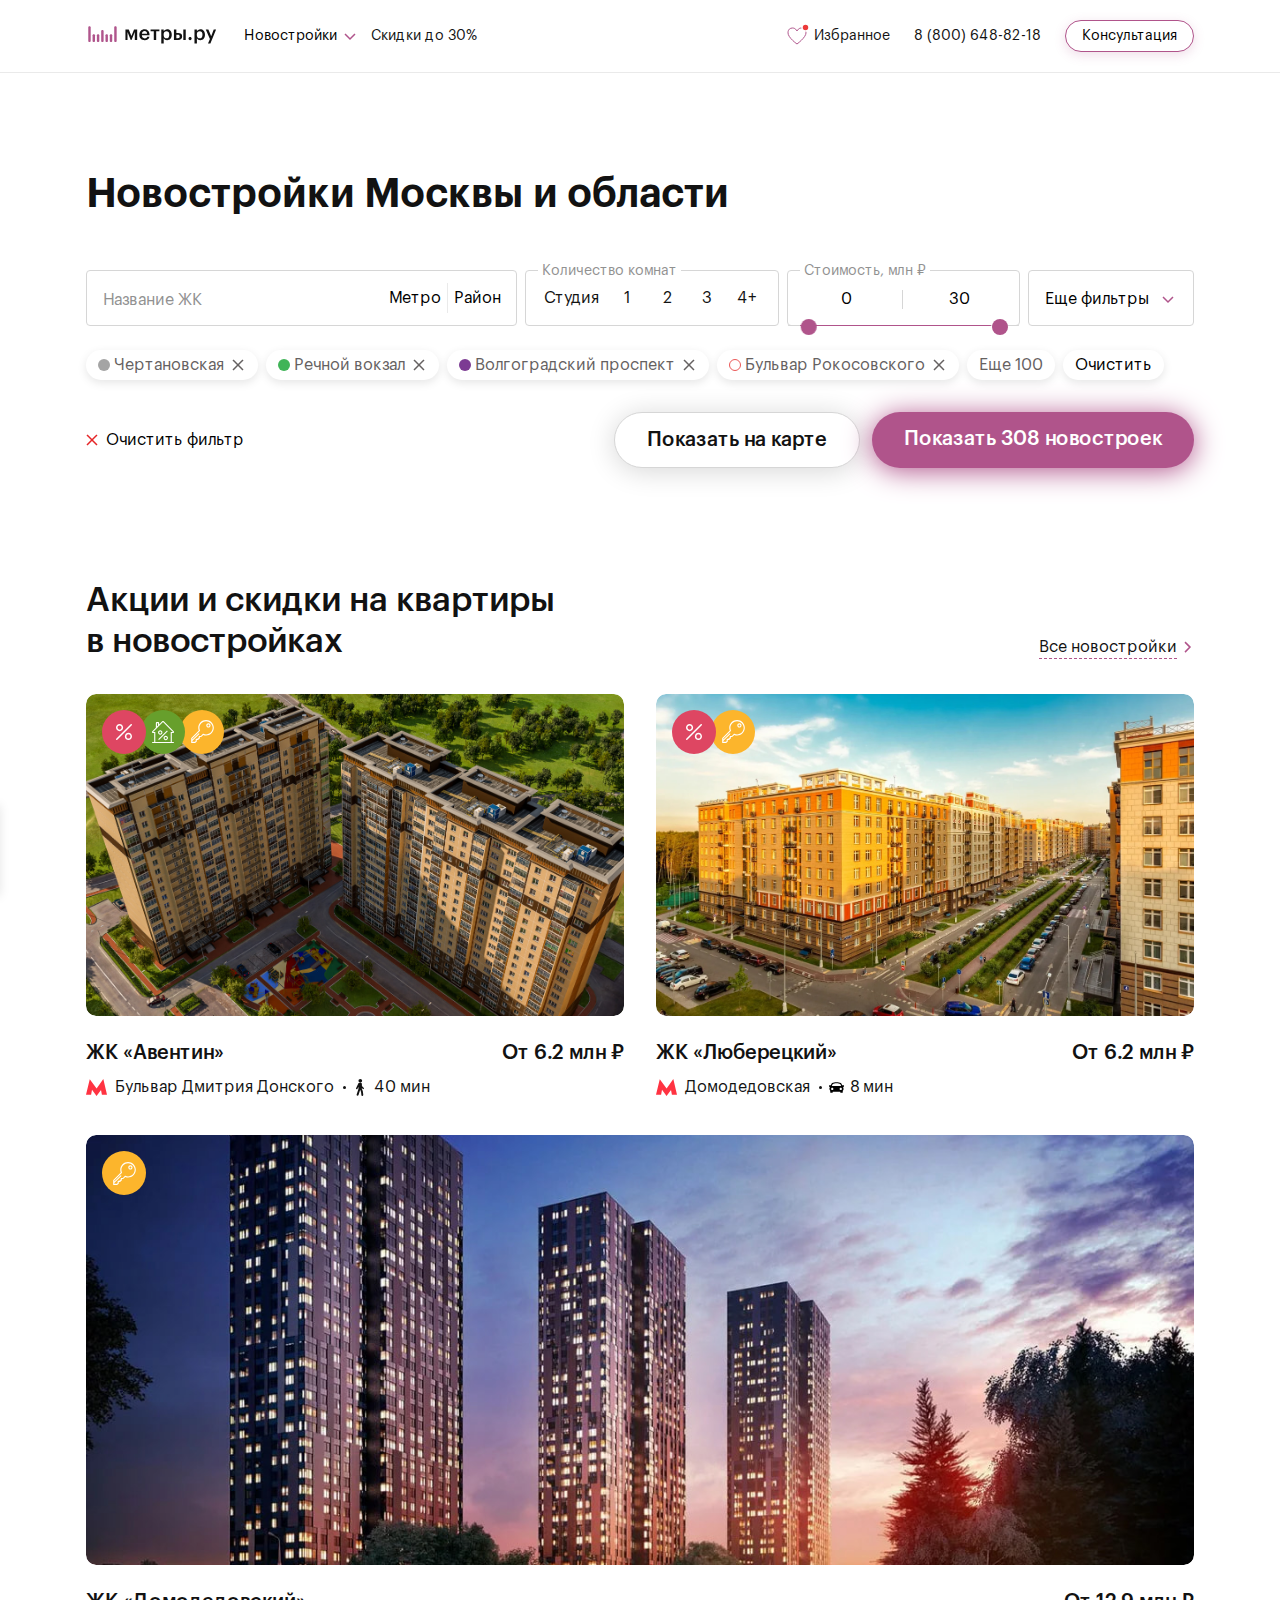
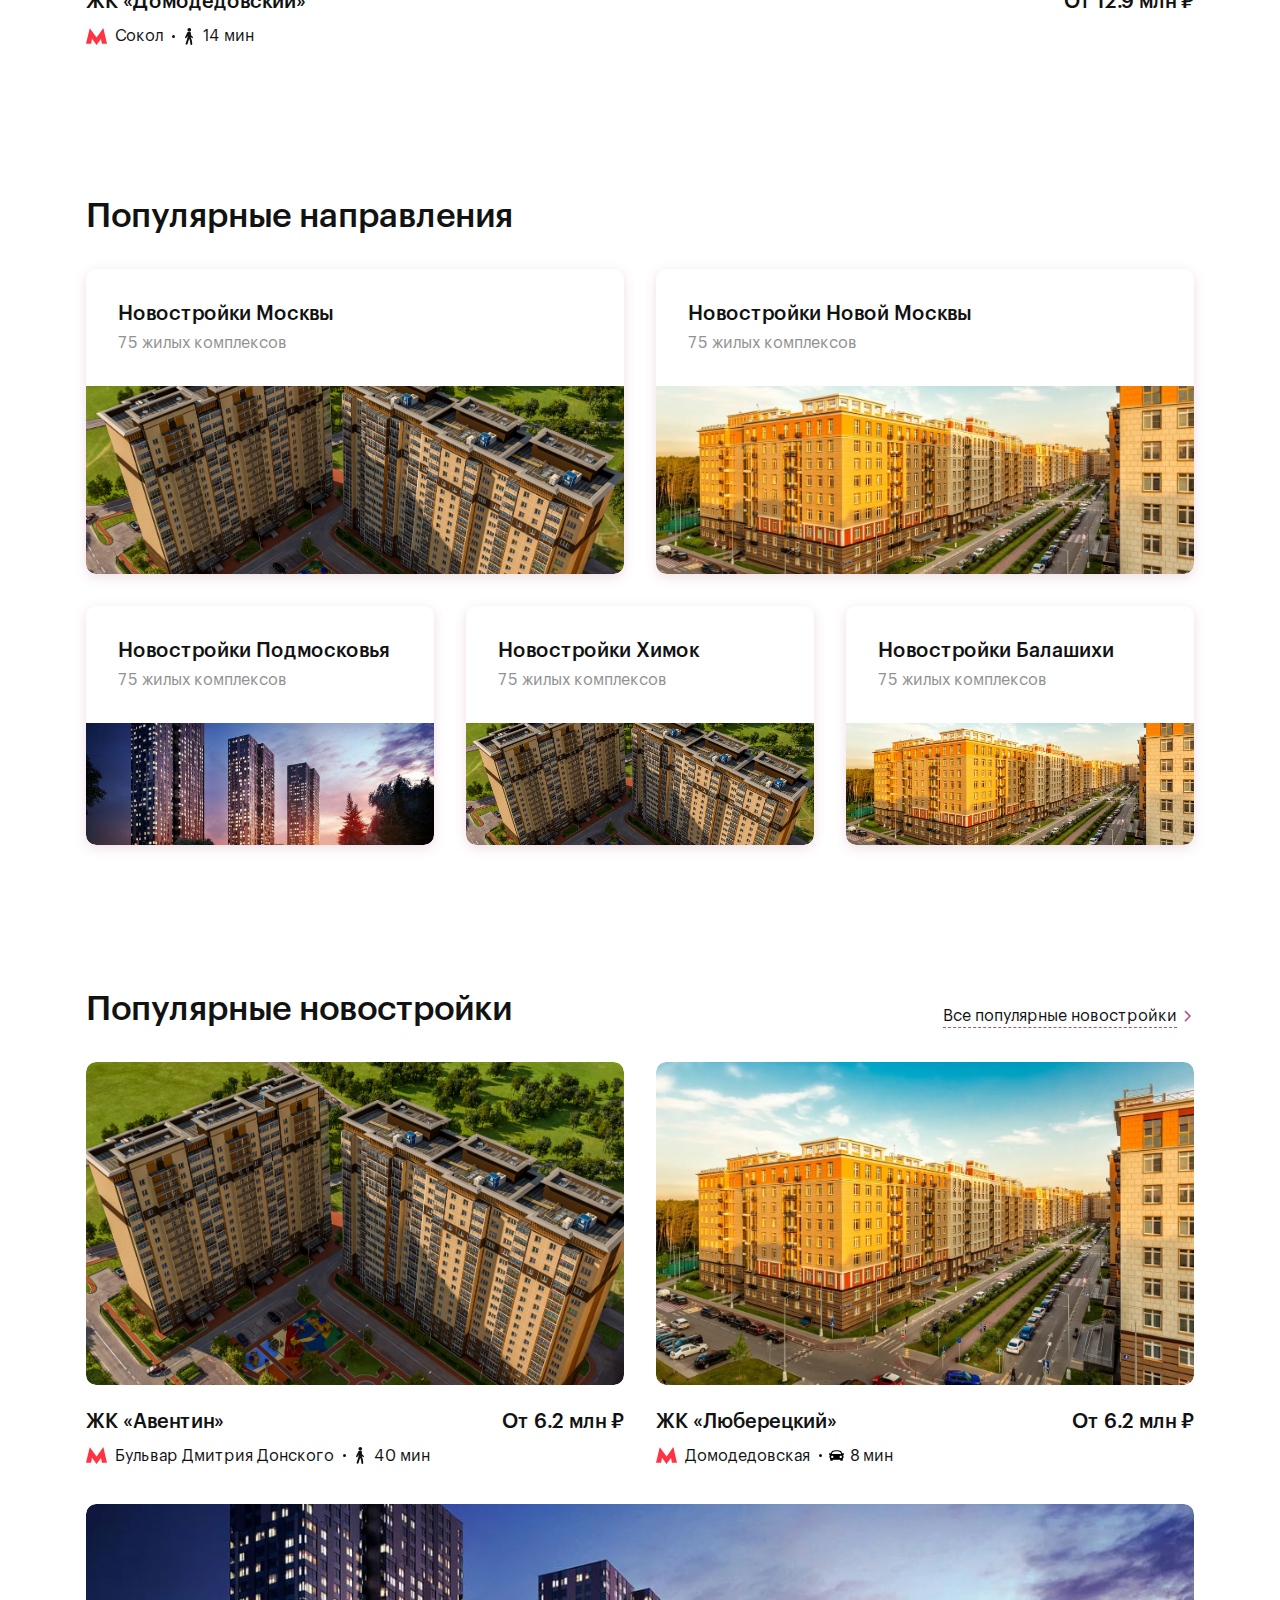
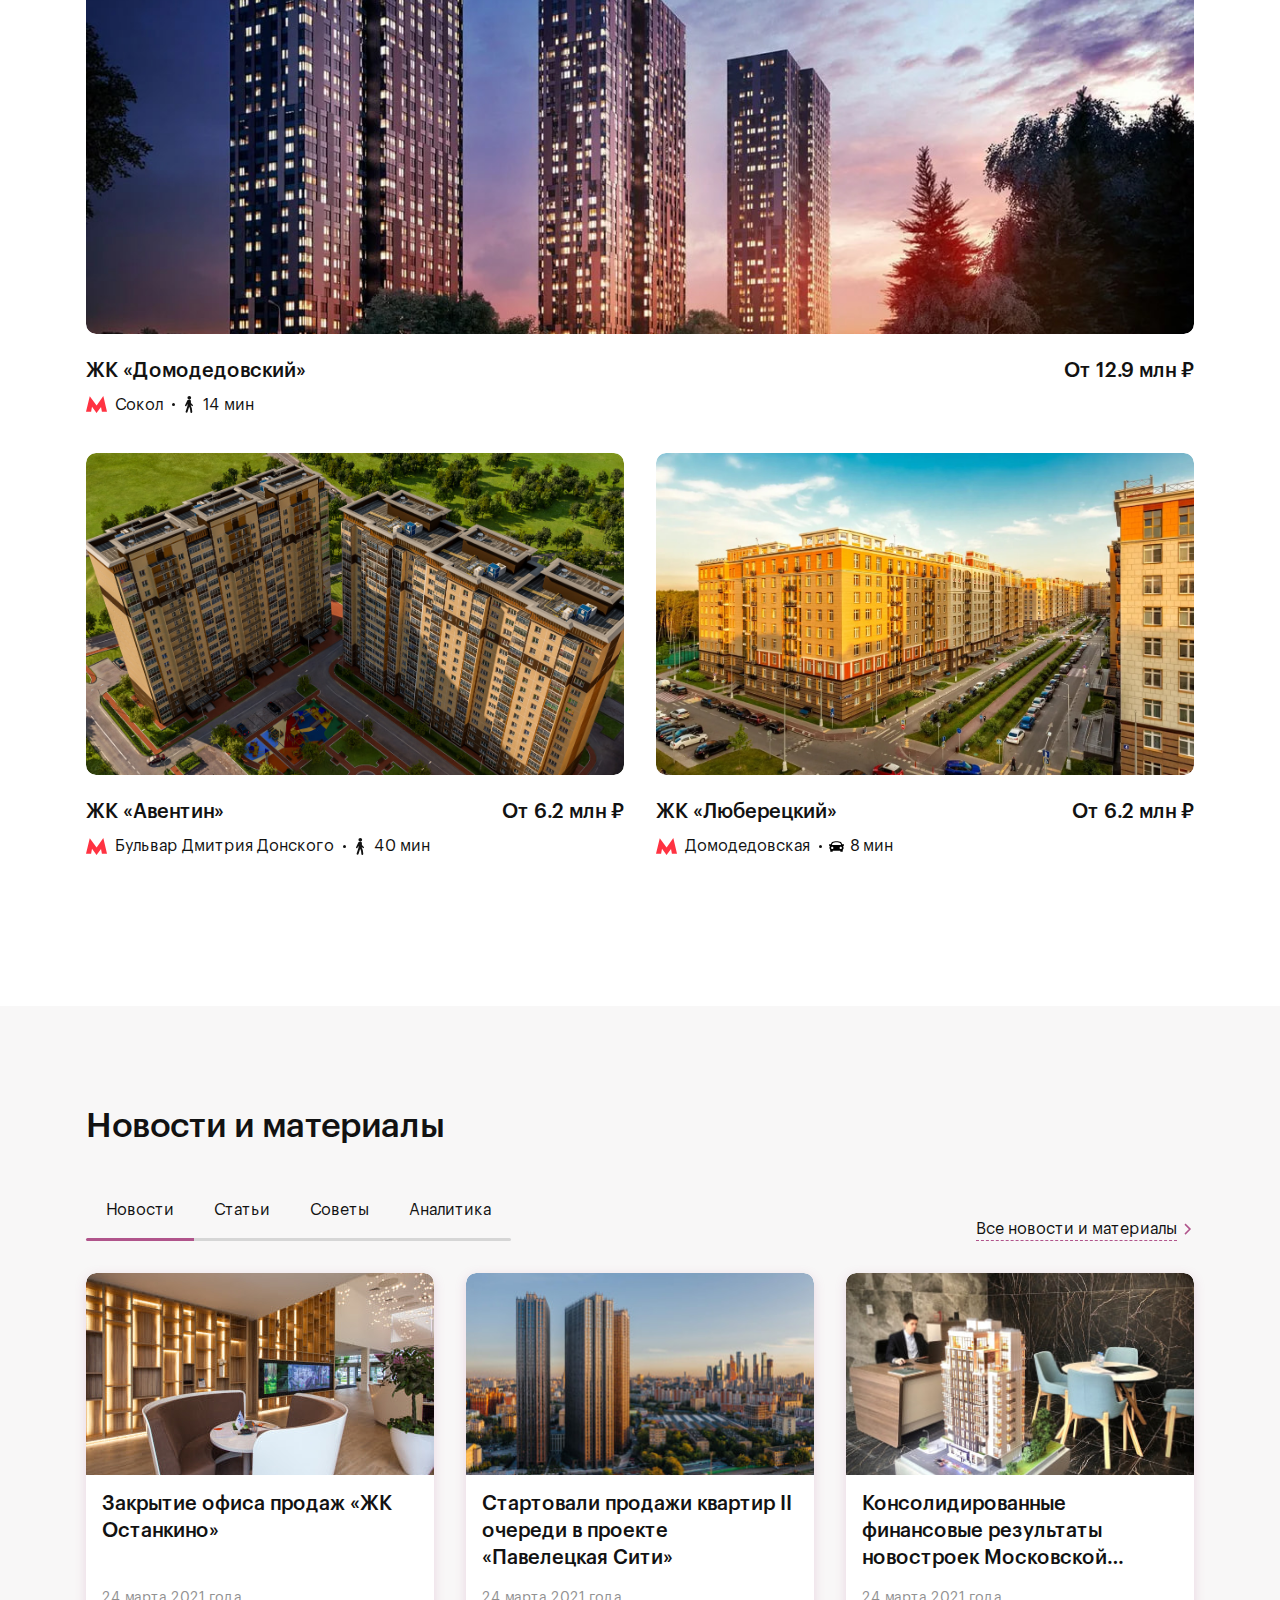
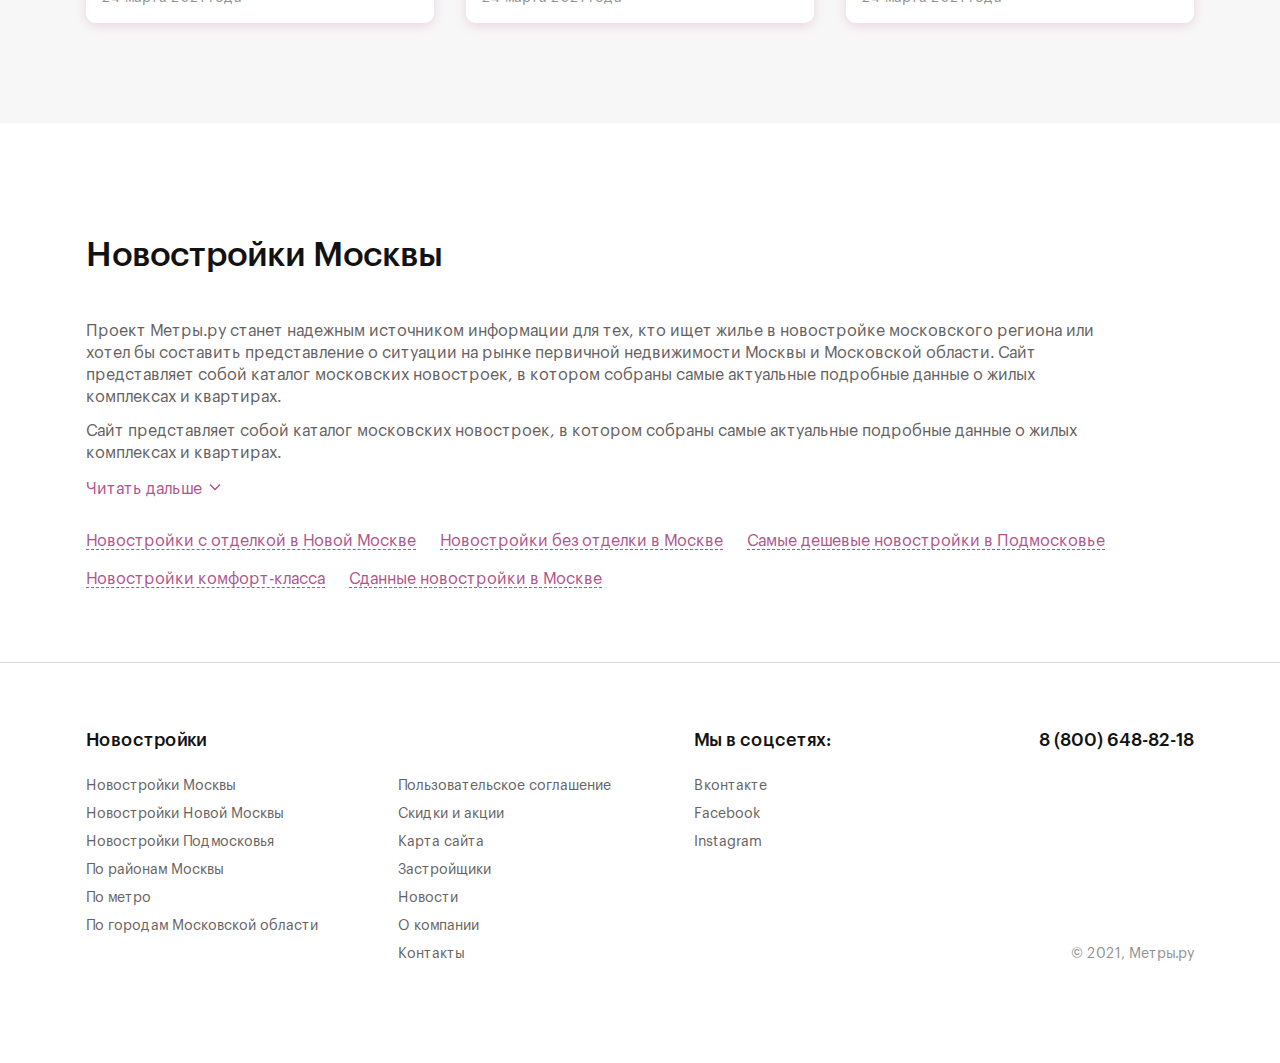
<file: index.html>
<!DOCTYPE html>
<html lang="ru">
<head>
  <meta charset="utf-8">
  <meta http-equiv="X-UA-Compatible" content="IE=edge">
  <title>Новостройки Москвы и области</title>
  <meta name="theme-color" content="#fff">
  <meta name="apple-mobile-web-app-status-bar-style" content="black-translucent">
  <meta name="viewport"
        content="width=device-width, user-scalable=no, initial-scale=1.0, maximum-scale=1.0, minimum-scale=1.0">
  <link rel="shortcut icon" href="img/favicons/favicon.ico" type="image/x-icon">
  <link rel="icon" sizes="16x16" href="img/favicons/favicon-16x16.png" type="image/png">
  <link rel="icon" sizes="32x32" href="img/favicons/favicon-32x32.png" type="image/png">
  <link rel="apple-touch-icon-precomposed" href="img/favicons/apple-touch-icon-precomposed.png">
  <link rel="apple-touch-icon" href="img/favicons/apple-touch-icon.png">
  <link rel="apple-touch-icon" sizes="57x57" href="img/favicons/apple-touch-icon-57x57.png">
  <link rel="apple-touch-icon" sizes="60x60" href="img/favicons/apple-touch-icon-60x60.png">
  <link rel="apple-touch-icon" sizes="72x72" href="img/favicons/apple-touch-icon-72x72.png">
  <link rel="apple-touch-icon" sizes="76x76" href="img/favicons/apple-touch-icon-76x76.png">
  <link rel="apple-touch-icon" sizes="114x114" href="img/favicons/apple-touch-icon-114x114.png">
  <link rel="apple-touch-icon" sizes="120x120" href="img/favicons/apple-touch-icon-120x120.png">
  <link rel="apple-touch-icon" sizes="144x144" href="img/favicons/apple-touch-icon-144x144.png">
  <link rel="apple-touch-icon" sizes="152x152" href="img/favicons/apple-touch-icon-152x152.png">
  <link rel="apple-touch-icon" sizes="167x167" href="img/favicons/apple-touch-icon-167x167.png">
  <link rel="apple-touch-icon" sizes="180x180" href="img/favicons/apple-touch-icon-180x180.png">
  <link rel="apple-touch-icon" sizes="1024x1024" href="img/favicons/apple-touch-icon-1024x1024.png">
  <link rel="stylesheet" href="styles/main.min.css">
</head>
<body>
  <header class="mainHeader lock-padding">
  <div class="container mainHeader__container">
    <div class="mainHeader__linksContainer">
      <a class="mainHeader__logo" href="./">
        <img class="mainHeader__logoImg" src="./img/svg/logo-metres-text.svg" alt="logo">
      </a>
      <div class="baseSelect mainHeader__dropdown">
        <button class="baseSelect__btn">
          <span class="baseSelect__btnText">Новостройки</span>
          <svg class="baseSelect__arrow" width="18" height="13" viewBox="0 0 18 13" fill="none"
               xmlns="http://www.w3.org/2000/svg">
            <path d="M4 4L9 9L14 4" stroke="var(--jk-color)" stroke-width="1.5"/>
          </svg>
        </button>
        <div class="baseSelect__dropdown">
          <ul class="baseSelect__options">
            <li class="baseSelect__option">
              <a class="baseSelect__optionText" href="./jk-list.html">Новостройки Москвы</a>
            </li>
            <li class="baseSelect__option">
              <a class="baseSelect__optionText" href="./jk-list.html">Новостройки Подмосковья</a>
            </li>
            <li class="baseSelect__option">
              <a class="baseSelect__optionText" href="./jk-list.html">Новостройки Новой Москвы</a>
            </li>
            <li class="baseSelect__option">
              <a class="baseSelect__optionText" href="./jk-on-map.html">На карте</a>
            </li>
          </ul>
        </div>
      </div>
      <a class="mainHeader__link" href="">Скидки до 30%</a>
    </div>

    <div class="mainHeader__linksContainer">
      <!-- .mainHeader__favorites--hasItems  — класс для избранного, когда не пусто    -->
      <a class="mainHeader__favorites mainHeader__favorites--hasItems" href="#favorites">
        <svg class="mainHeader__favoritesIcon" width="23" height="22" viewBox="0 0 23 22" fill="none"
             xmlns="http://www.w3.org/2000/svg">
          <path
            d="M9.33194 7.00627L9.99971 7.97161L10.6675 7.00632C11.5132 5.78398 12.8676 5 14.3884 5C16.9134 5 19 7.16201 19 9.87815C19 10.9324 18.4944 12.1732 17.6078 13.5054C16.7329 14.82 15.5511 16.1289 14.3456 17.2998C13.1438 18.4672 11.9387 19.478 11.0322 20.1978C10.6083 20.5345 10.2511 20.8064 9.99191 21C9.73366 20.8131 9.37912 20.5511 8.9589 20.2263C8.0537 19.5265 6.85025 18.5401 5.65017 17.3896C4.4466 16.2358 3.26713 14.9366 2.39395 13.6134C1.51173 12.2765 1 11.0017 1 9.87811C1 8.09755 1.54506 6.90847 2.33022 6.1592C3.12593 5.39985 4.26516 5 5.6111 5C7.13235 5 8.48642 5.78398 9.33194 7.00627Z"
            stroke="#B0558C"/>
          <path
            class="mainHeader__favoritesIconDot"
            d="M22 4.5C22 6.433 20.433 8 18.5 8C16.567 8 15 6.433 15 4.5C15 2.567 16.567 1 18.5 1C20.433 1 22 2.567 22 4.5Z"
            fill="#EC3A3A" stroke="white" opacity="0" stroke-width="1.5"/>
        </svg>
        <span class="mainHeader__favoritesText">Избранное</span>
      </a>

      <a class="mainHeader__link" href="tel:88006488218">8 (800) 648-82-18</a>

      <button class="mainHeader__consultation">
        Консультация
      </button>

      <a class="mainHeader__mobilePhone" href="tel:88006488218">
        <svg width="24" height="24" viewBox="0 0 24 24" fill="none" xmlns="http://www.w3.org/2000/svg">
          <path
            d="M6.44136 15.6241C8.61128 18.218 11.2234 20.2603 14.2047 21.7053C15.3398 22.2433 16.8579 22.8815 18.5491 22.9909C18.654 22.9954 18.7543 23 18.8591 23C19.9942 23 20.9059 22.608 21.649 21.8011C21.6535 21.7965 21.6627 21.7874 21.6672 21.7783C21.9316 21.4592 22.2325 21.172 22.547 20.8666C22.7613 20.6614 22.9801 20.4472 23.1898 20.2283C24.1608 19.2163 24.1608 17.9308 23.1807 16.9507L20.4409 14.2109C19.976 13.7277 19.4198 13.4724 18.8363 13.4724C18.2528 13.4724 17.6921 13.7277 17.2134 14.2064L15.5814 15.8384C15.431 15.7518 15.276 15.6743 15.1301 15.6013C14.9478 15.5102 14.7791 15.4235 14.6287 15.3278C13.1426 14.3842 12.1529 13.058 10.8628 11.4762C10.2109 10.6511 9.4136 10.0535 9.10817 9.34687C9.53668 8.95939 9.93784 8.55367 10.3253 8.15707C10.4621 8.01575 10.6034 7.87443 10.7447 7.73311C11.2371 7.24078 11.5015 6.67095 11.5015 6.092C11.5015 5.51305 11.2416 4.94322 10.7447 4.45089L9.38625 3.09242C9.22669 2.93286 9.07626 2.77787 8.92127 2.61832C8.62039 2.30833 8.30585 1.98923 7.99586 1.70203C7.52632 1.24161 6.97473 1 6.39122 1C5.81227 1 5.25612 1.24161 4.76834 1.70659L3.06341 3.41152C2.44344 4.0315 2.09242 4.78367 2.01948 5.65437C1.93287 6.74389 2.13345 7.90178 2.65313 9.30129C3.4509 11.4666 4.65438 13.477 6.44136 15.6241ZM3.52948 5.71429C3.54533 5.51522 3.61566 5.1043 4.05329 4.66667L6.14853 2.57143C6.41293 2.31614 6.67234 2.57143 6.67234 2.57143C6.67234 2.57143 6.93631 2.83084 7.19615 3.09524C7.50158 3.37787 7.40997 3.3045 7.71996 3.61905C7.87495 3.7786 8.08422 3.97875 8.24377 4.14286L9.29139 5.19048C9.57402 5.47311 9.8152 5.95546 9.8152 6.2381C9.8152 6.52073 9.57402 6.47927 9.29139 6.76191C9.15007 6.90322 8.9089 7.1444 8.76758 7.28571C8.34362 7.71423 8.70245 8.21633 8.26482 8.60381C7.71996 8.33333 8.25114 8.61749 8.24203 8.62661C7.86366 9.00497 7.92292 9.36511 8.0141 9.63862C8.01865 9.6523 8.02321 9.66142 8.02777 9.67509C8.37879 10.5184 8.86656 11.3208 9.62785 12.2781C10.9954 13.9648 12.436 15.2731 14.0224 16.2806C14.2184 16.4082 14.4281 16.5085 14.6241 16.6088C14.8065 16.7 14.9751 16.7866 15.1256 16.8823C15.1438 16.8914 15.1575 16.9005 15.1757 16.9097C15.3262 16.9872 15.472 17.0236 15.6179 17.0236C15.9826 17.0236 16.3603 16.9598 16.4378 16.8823L17.1485 16.1905L18.1962 15.1429C18.4606 14.8785 18.5537 14.8196 18.8363 14.8196C18.8363 14.8196 19.066 14.9514 19.2438 15.1429L22.3866 17.7619C22.9337 18.3089 22.419 18.7544 21.8628 19.3333C21.6714 19.5385 21.5533 19.652 21.339 19.8571C21.0199 20.1671 20.7418 20.5064 20.4409 20.8666C19.9167 21.4318 19.666 21.7783 18.8591 21.7783C18.7816 21.7783 18.6933 21.7828 18.6158 21.7783C17.1205 21.6826 15.5734 20.8778 14.5295 20.381C11.694 19.0088 9.78502 17.0898 7.71996 14.619C6.01959 12.5722 4.81003 10.8994 4.05329 8.85714C3.58375 7.60352 3.45654 6.63057 3.52948 5.71429Z"
            fill="var(--jk-color)"/>
        </svg>
      </a>

      <button class="mainHeader__mobileMenu">
        <span class="mainHeader__mobileMenuLine"></span>
      </button>

    </div>
  </div>
</header>


  <main>
    <section class="homeHead">
  <div class="container">
    <h1 class="homeHead__heading">Новостройки Москвы и области</h1>
  </div>
</section>

    <!--
  "id" задается для каждой из страниц,
  где используются фильтры для возможности
  добавлять отдельные стили
-->
<section class="jkFilters" id="homeFilters">
  <div class="container">
    <div class="jkFilters__desktopContainer">
      <!--
Адаптивный модуль фильтрации. Используется и в десктопе и модалке мобильного
-->

<div class="jkFiltersForm" id="filters-desktop">
  <div class="jkFiltersForm__wrapper">
    <div class="jkFiltersForm__group jkFiltersForm__group--top">

      <div class="jkFiltersForm__name">
        <input class="jkFiltersForm__nameInput" type="text" placeholder="Название ЖК">
        <ul class="jkFiltersForm__nameButtonsList">
          <li class="jkFiltersForm__nameButtonsItem">
            <button class="jkFiltersForm__nameButton" id="filter-metro">Метро</button>
          </li>
          <li class="jkFiltersForm__nameButtonsItem">
            <button class="jkFiltersForm__nameButton" id="filter-moscow">Район</button>
          </li>
        </ul>
      </div>

      <!-- чекбоксы выбора комнат -->
      <div class="baseCheckboxGroup jkFiltersForm__rooms">
        <span class="baseCheckboxGroup__title">Количество комнат</span>

        <div class="checkboxItem baseCheckboxGroup__item">
          <input
            class="checkboxItem__input"
            name="is danger"
            type="checkbox"
            id="filters-desktop-flat-st"
          >
          <label class="checkboxItem__label" for="filters-desktop-flat-st">Студия</label>
        </div>

        <div class="checkboxItem baseCheckboxGroup__item">
          <input
            class="checkboxItem__input"
            name="is danger"
            type="checkbox"
            id="filters-desktop-flat-1"
          >
          <label class="checkboxItem__label" for="filters-desktop-flat-1">1</label>
        </div>


        <div class="checkboxItem baseCheckboxGroup__item">
          <input
            class="checkboxItem__input"
            name="is danger"
            type="checkbox"
            id="filters-desktop-flat-2"
          >
          <label class="checkboxItem__label" for="filters-desktop-flat-2">2</label>
        </div>


        <div class="checkboxItem baseCheckboxGroup__item">
          <input
            class="checkboxItem__input"
            name="is danger"
            type="checkbox"
            id="filters-desktop-flat-3"
          >
          <label class="checkboxItem__label" for="filters-desktop-flat-3">3</label>
        </div>


        <div class="checkboxItem baseCheckboxGroup__item">
          <input
            class="checkboxItem__input"
            name="is danger"
            type="checkbox"
            id="filters-desktop-flat-4"
          >
          <label class="checkboxItem__label" for="filters-desktop-flat-4">4+</label>
        </div>
      </div>

      <!-- Инпут ввода стоимости' -->
      <div class="baseDoubleRangeInput jkFiltersForm__price" id="filters-desktop-price">
        <span class="baseDoubleRangeInput__title">Стоимость, млн ₽</span>

        <label class="baseDoubleRangeInput__minValue">
          <input class="baseDoubleRangeInput__input baseDoubleRangeInput__input--min" value="0">
        </label>
        <label class="baseDoubleRangeInput__maxValue">
          <input class="baseDoubleRangeInput__input baseDoubleRangeInput__input--max" value="0">
        </label>

        <div class="baseDoubleRangeInput__slider">
          <div id="filters-desktop-change-price"></div>
        </div>
      </div>

      <button class="jkFiltersForm__moreFiltersBtn" id="filters-desktop-show-hide-btn">
        <span class="jkFiltersForm__moreFiltersBtnText">Еще фильтры</span>
        <svg class="jkFiltersForm__moreFiltersBtnArrow" width="18" height="13" viewBox="0 0 18 13" fill="none"
             xmlns="http://www.w3.org/2000/svg">
          <path d="M4 4L9 9L14 4" stroke="var(--jk-color)" stroke-width="1.5"/>
        </svg>
      </button>
    </div>

    <ul class="jkFiltersForm__group jkFiltersForm__group--selectedMetro">
      <li class="jkFiltersForm__metroItem jkFiltersForm__metroItem--serpukhovskaya">
        <span class="jkFiltersForm__metroItemText">Чертановская</span>
        <button class="jkFiltersForm__metroItemDel">
          <svg width="12" height="12" viewBox="0 0 12 12" fill="none" xmlns="http://www.w3.org/2000/svg">
            <path d="M11.0006 11L2.81882 2.81818L1.00064 1" stroke="#656161" stroke-width="1.5"/>
            <path d="M1.00095 11L9.18277 2.81818L11.001 1" stroke="#656161" stroke-width="1.5"/>
          </svg>
        </button>
      </li>
      <li class="jkFiltersForm__metroItem jkFiltersForm__metroItem--zamoskvoretskaya">
        <span class="jkFiltersForm__metroItemText">Речной вокзал</span>
        <button class="jkFiltersForm__metroItemDel">
          <svg width="12" height="12" viewBox="0 0 12 12" fill="none" xmlns="http://www.w3.org/2000/svg">
            <path d="M11.0006 11L2.81882 2.81818L1.00064 1" stroke="#656161" stroke-width="1.5"/>
            <path d="M1.00095 11L9.18277 2.81818L11.001 1" stroke="#656161" stroke-width="1.5"/>
          </svg>
        </button>
      </li>
      <li class="jkFiltersForm__metroItem jkFiltersForm__metroItem--taganskaya">
        <span class="jkFiltersForm__metroItemText">Волгоградский проспект</span>
        <button class="jkFiltersForm__metroItemDel">
          <svg width="12" height="12" viewBox="0 0 12 12" fill="none" xmlns="http://www.w3.org/2000/svg">
            <path d="M11.0006 11L2.81882 2.81818L1.00064 1" stroke="#656161" stroke-width="1.5"/>
            <path d="M1.00095 11L9.18277 2.81818L11.001 1" stroke="#656161" stroke-width="1.5"/>
          </svg>
        </button>
      </li>
      <li class="jkFiltersForm__metroItem jkFiltersForm__metroItem--MCC">
        <span class="jkFiltersForm__metroItemText">Бульвар Рокосовского</span>
        <button class="jkFiltersForm__metroItemDel">
          <svg width="12" height="12" viewBox="0 0 12 12" fill="none" xmlns="http://www.w3.org/2000/svg">
            <path d="M11.0006 11L2.81882 2.81818L1.00064 1" stroke="#656161" stroke-width="1.5"/>
            <path d="M1.00095 11L9.18277 2.81818L11.001 1" stroke="#656161" stroke-width="1.5"/>
          </svg>
        </button>
      </li>
      <li class="jkFiltersForm__metroItem">
        <button class="jkFiltersForm__metroItemMore">
          Eще <span class="jkFiltersForm__metroItemMoreCount">100</span>
        </button>
      </li>
      <li class="jkFiltersForm__metroItem">
        <button class="jkFiltersForm__metroItemReset">Очистить</button>
      </li>
    </ul>

    <div class="jkFiltersForm__group jkFiltersForm__group--bottom jkFiltersForm__hidden">

      <!-- селект сроков выдачи ключей /-->
      <div class="baseMultiSelect jkFiltersForm__date" id="filters-desktop-date">
        <span class="baseMultiSelect__title">Срок сдачи до</span>
        <button class="baseMultiSelect__btn">
          <span class="baseMultiSelect__btnText">Не важно</span>
          <svg class="baseMultiSelect__arrow" width="18" height="13" viewBox="0 0 18 13" fill="none"
               xmlns="http://www.w3.org/2000/svg">
            <path d="M4 4L9 9L14 4" stroke="var(--jk-color)" stroke-width="1.5"/>
          </svg>
        </button>
        <div class="baseMultiSelect__dropdown">
          <ul class="baseMultiSelect__options">
            <li class="baseMultiSelect__option baseMultiSelect__option--selected">
              <span class="baseMultiSelect__optionText">Не важно</span>
              <svg class="baseMultiSelect__optionCheckIcon" width="16" height="13" viewBox="0 0 16 13" fill="none"
                   xmlns="http://www.w3.org/2000/svg">
                <path d="M1.5 6.5L5.25 11L15 1" stroke="var(--jk-color)" stroke-width="1.5"/>
              </svg>
            </li>
            <li class="baseMultiSelect__option">
              <span class="baseMultiSelect__optionText">1 квартал 2022</span>
              <svg class="baseMultiSelect__optionCheckIcon" width="16" height="13" viewBox="0 0 16 13" fill="none"
                   xmlns="http://www.w3.org/2000/svg">
                <path d="M1.5 6.5L5.25 11L15 1" stroke="var(--jk-color)" stroke-width="1.5"/>
              </svg>
            </li>
            <li class="baseMultiSelect__option">
              <span class="baseMultiSelect__optionText">2 квартал 2022</span>
              <svg class="baseMultiSelect__optionCheckIcon" width="16" height="13" viewBox="0 0 16 13" fill="none"
                   xmlns="http://www.w3.org/2000/svg">
                <path d="M1.5 6.5L5.25 11L15 1" stroke="var(--jk-color)" stroke-width="1.5"/>
              </svg>
            </li>
            <li class="baseMultiSelect__option">
              <span class="baseMultiSelect__optionText">3 квартал 2022</span>
              <svg class="baseMultiSelect__optionCheckIcon" width="16" height="13" viewBox="0 0 16 13" fill="none"
                   xmlns="http://www.w3.org/2000/svg">
                <path d="M1.5 6.5L5.25 11L15 1" stroke="var(--jk-color)" stroke-width="1.5"/>
              </svg>
            </li>
          </ul>
        </div>
      </div>

      <!-- селект видов отделки /-->
      <div class="baseSelect jkFiltersForm__decoration" id="filters-desktop-decoration">
        <span class="baseSelect__title">Отделка</span>
        <button class="baseSelect__btn">
          <span class="baseSelect__btnText">Не важно</span>
          <svg class="baseSelect__arrow" width="18" height="13" viewBox="0 0 18 13" fill="none"
               xmlns="http://www.w3.org/2000/svg">
            <path d="M4 4L9 9L14 4" stroke="var(--jk-color)" stroke-width="1.5"/>
          </svg>
        </button>
        <div class="baseSelect__dropdown">
          <ul class="baseSelect__options">
            <li class="baseSelect__option baseSelect__option--selected">
              <span class="baseSelect__optionText">Не важно</span>
              <svg class="baseSelect__optionCheckIcon" width="16" height="13" viewBox="0 0 16 13" fill="none"
                   xmlns="http://www.w3.org/2000/svg">
                <path d="M1.5 6.5L5.25 11L15 1" stroke="var(--jk-color)" stroke-width="1.5"/>
              </svg>
            </li>
            <li class="baseSelect__option">
              <span class="baseSelect__optionText">Черновая</span>
              <svg class="baseSelect__optionCheckIcon" width="16" height="13" viewBox="0 0 16 13" fill="none"
                   xmlns="http://www.w3.org/2000/svg">
                <path d="M1.5 6.5L5.25 11L15 1" stroke="var(--jk-color)" stroke-width="1.5"/>
              </svg>
            </li>
            <li class="baseSelect__option">
              <span class="baseSelect__optionText">Чистовая</span>
              <svg class="baseSelect__optionCheckIcon" width="16" height="13" viewBox="0 0 16 13" fill="none"
                   xmlns="http://www.w3.org/2000/svg">
                <path d="M1.5 6.5L5.25 11L15 1" stroke="var(--jk-color)" stroke-width="1.5"/>
              </svg>
            </li>
            <li class="baseSelect__option">
              <span class="baseSelect__optionText">Без отделки</span>
              <svg class="baseSelect__optionCheckIcon" width="16" height="13" viewBox="0 0 16 13" fill="none"
                   xmlns="http://www.w3.org/2000/svg">
                <path d="M1.5 6.5L5.25 11L15 1" stroke="var(--jk-color)" stroke-width="1.5"/>
              </svg>
            </li>
          </ul>
        </div>
      </div>

      <!-- Инпут ввода площади -->
      <div class="baseDoubleRangeInput jkFiltersForm__area" id="filters-desktop-area">
        <span class="baseDoubleRangeInput__title">Площадь, м<sup>2</sup></span>

        <label class="baseDoubleRangeInput__minValue">
          <input class="baseDoubleRangeInput__input baseDoubleRangeInput__input--min" value="0">
        </label>
        <label class="baseDoubleRangeInput__maxValue">
          <input class="baseDoubleRangeInput__input baseDoubleRangeInput__input--max" value="0">
        </label>

        <div class="baseDoubleRangeInput__slider">
          <div id="filters-desktop-change-area"></div>
        </div>
      </div>

      <!-- селект класса жилья /-->
      <div class="baseMultiSelect jkFiltersForm__houseClass" id="filters-desktop-house-сlass">
        <span class="baseMultiSelect__title">Класс жилья</span>
        <button class="baseMultiSelect__btn">
          <span class="baseMultiSelect__btnText">Не важно</span>
          <svg class="baseMultiSelect__arrow" width="18" height="13" viewBox="0 0 18 13" fill="none"
               xmlns="http://www.w3.org/2000/svg">
            <path d="M4 4L9 9L14 4" stroke="var(--jk-color)" stroke-width="1.5"/>
          </svg>
        </button>
        <div class="baseMultiSelect__dropdown">
          <ul class="baseMultiSelect__options">
            <li class="baseMultiSelect__option baseMultiSelect__option--selected">
              <span class="baseMultiSelect__optionText">Не важно</span>
              <svg class="baseMultiSelect__optionCheckIcon" width="16" height="13" viewBox="0 0 16 13" fill="none"
                   xmlns="http://www.w3.org/2000/svg">
                <path d="M1.5 6.5L5.25 11L15 1" stroke="var(--jk-color)" stroke-width="1.5"/>
              </svg>
            </li>
            <li class="baseMultiSelect__option">
              <span class="baseMultiSelect__optionText">Бизнес</span>
              <svg class="baseMultiSelect__optionCheckIcon" width="16" height="13" viewBox="0 0 16 13" fill="none"
                   xmlns="http://www.w3.org/2000/svg">
                <path d="M1.5 6.5L5.25 11L15 1" stroke="var(--jk-color)" stroke-width="1.5"/>
              </svg>
            </li>
            <li class="baseMultiSelect__option">
              <span class="baseMultiSelect__optionText">Комфорт</span>
              <svg class="baseMultiSelect__optionCheckIcon" width="16" height="13" viewBox="0 0 16 13" fill="none"
                   xmlns="http://www.w3.org/2000/svg">
                <path d="M1.5 6.5L5.25 11L15 1" stroke="var(--jk-color)" stroke-width="1.5"/>
              </svg>
            </li>
          </ul>
        </div>
      </div>

      <!-- селект типа дома /-->
      <div class="baseMultiSelect jkFiltersForm__houseType" id="filters-desktop-house-type">
        <span class="baseMultiSelect__title">Тип дома</span>
        <button class="baseMultiSelect__btn">
          <span class="baseMultiSelect__btnText">Не важно</span>
          <svg class="baseMultiSelect__arrow" width="18" height="13" viewBox="0 0 18 13" fill="none"
               xmlns="http://www.w3.org/2000/svg">
            <path d="M4 4L9 9L14 4" stroke="var(--jk-color)" stroke-width="1.5"/>
          </svg>
        </button>
        <div class="baseMultiSelect__dropdown">
          <ul class="baseMultiSelect__options">
            <li class="baseMultiSelect__option baseMultiSelect__option--selected">
              <span class="baseMultiSelect__optionText">Не важно</span>
              <svg class="baseMultiSelect__optionCheckIcon" width="16" height="13" viewBox="0 0 16 13" fill="none"
                   xmlns="http://www.w3.org/2000/svg">
                <path d="M1.5 6.5L5.25 11L15 1" stroke="var(--jk-color)" stroke-width="1.5"/>
              </svg>
            </li>
            <li class="baseMultiSelect__option">
              <span class="baseMultiSelect__optionText">Монолитный</span>
              <svg class="baseMultiSelect__optionCheckIcon" width="16" height="13" viewBox="0 0 16 13" fill="none"
                   xmlns="http://www.w3.org/2000/svg">
                <path d="M1.5 6.5L5.25 11L15 1" stroke="var(--jk-color)" stroke-width="1.5"/>
              </svg>
            </li>
            <li class="baseMultiSelect__option">
              <span class="baseMultiSelect__optionText">Кирпичный</span>
              <svg class="baseMultiSelect__optionCheckIcon" width="16" height="13" viewBox="0 0 16 13" fill="none"
                   xmlns="http://www.w3.org/2000/svg">
                <path d="M1.5 6.5L5.25 11L15 1" stroke="var(--jk-color)" stroke-width="1.5"/>
              </svg>
            </li>
            <li class="baseMultiSelect__option">
              <span class="baseMultiSelect__optionText">Панельный</span>
              <svg class="baseMultiSelect__optionCheckIcon" width="16" height="13" viewBox="0 0 16 13" fill="none"
                   xmlns="http://www.w3.org/2000/svg">
                <path d="M1.5 6.5L5.25 11L15 1" stroke="var(--jk-color)" stroke-width="1.5"/>
              </svg>
            </li>
          </ul>
        </div>
      </div>

      <!-- селект типа квартиры /-->
      <div class="baseMultiSelect jkFiltersForm__flatsType" id="filters-desktop-flats-type">
        <span class="baseMultiSelect__title">Тип квартир</span>
        <button class="baseMultiSelect__btn">
          <span class="baseMultiSelect__btnText">Не важно</span>
          <svg class="baseMultiSelect__arrow" width="18" height="13" viewBox="0 0 18 13" fill="none"
               xmlns="http://www.w3.org/2000/svg">
            <path d="M4 4L9 9L14 4" stroke="var(--jk-color)" stroke-width="1.5"/>
          </svg>
        </button>
        <div class="baseMultiSelect__dropdown">
          <ul class="baseMultiSelect__options">
            <li class="baseMultiSelect__option baseMultiSelect__option--selected">
              <span class="baseMultiSelect__optionText">Не важно</span>
              <svg class="baseMultiSelect__optionCheckIcon" width="16" height="13" viewBox="0 0 16 13" fill="none"
                   xmlns="http://www.w3.org/2000/svg">
                <path d="M1.5 6.5L5.25 11L15 1" stroke="var(--jk-color)" stroke-width="1.5"/>
              </svg>
            </li>
            <li class="baseMultiSelect__option">
              <span class="baseMultiSelect__optionText">Двухярусные</span>
              <svg class="baseMultiSelect__optionCheckIcon" width="16" height="13" viewBox="0 0 16 13" fill="none"
                   xmlns="http://www.w3.org/2000/svg">
                <path d="M1.5 6.5L5.25 11L15 1" stroke="var(--jk-color)" stroke-width="1.5"/>
              </svg>
            </li>
            <li class="baseMultiSelect__option">
              <span class="baseMultiSelect__optionText">Апартаменты</span>
              <svg class="baseMultiSelect__optionCheckIcon" width="16" height="13" viewBox="0 0 16 13" fill="none"
                   xmlns="http://www.w3.org/2000/svg">
                <path d="M1.5 6.5L5.25 11L15 1" stroke="var(--jk-color)" stroke-width="1.5"/>
              </svg>
            </li>
            <li class="baseMultiSelect__option">
              <span class="baseMultiSelect__optionText">С двумя ванными</span>
              <svg class="baseMultiSelect__optionCheckIcon" width="16" height="13" viewBox="0 0 16 13" fill="none"
                   xmlns="http://www.w3.org/2000/svg">
                <path d="M1.5 6.5L5.25 11L15 1" stroke="var(--jk-color)" stroke-width="1.5"/>
              </svg>
            </li>
            <li class="baseMultiSelect__option">
              <span class="baseMultiSelect__optionText">Без балкона</span>
              <svg class="baseMultiSelect__optionCheckIcon" width="16" height="13" viewBox="0 0 16 13" fill="none"
                   xmlns="http://www.w3.org/2000/svg">
                <path d="M1.5 6.5L5.25 11L15 1" stroke="var(--jk-color)" stroke-width="1.5"/>
              </svg>
            </li>
            <li class="baseMultiSelect__option">
              <span class="baseMultiSelect__optionText">С балконом</span>
              <svg class="baseMultiSelect__optionCheckIcon" width="16" height="13" viewBox="0 0 16 13" fill="none"
                   xmlns="http://www.w3.org/2000/svg">
                <path d="M1.5 6.5L5.25 11L15 1" stroke="var(--jk-color)" stroke-width="1.5"/>
              </svg>
            </li>
          </ul>
        </div>
      </div>
    </div>

    <!-- Баблы(чекбоксы) дополнительных фильтров> /-->
    <ul class="jkFiltersForm__bubbleList jkFiltersForm__hidden">
      <li class="baseBubbleItem jkFiltersForm__bubbleItem">
        <input
          class="baseBubbleItem__input"
          name="bubble"
          type="checkbox"
          id="filters-desktop-bubble-hypothec"
        >
        <label class="baseBubbleItem__label" for="filters-desktop-bubble-hypothec">Ипотека</label>
      </li>
      <li class="baseBubbleItem jkFiltersForm__bubbleItem">
        <input
          class="baseBubbleItem__input"
          name="bubble"
          type="checkbox"
          id="filters-desktop-bubble-installment"
        >
        <label class="baseBubbleItem__label" for="filters-desktop-bubble-installment">Рассрочка</label>
      </li>
      <li class="baseBubbleItem jkFiltersForm__bubbleItem">
        <input
          class="baseBubbleItem__input"
          name="bubble"
          type="checkbox"
          id="filters-desktop-bubble-low-rise"
        >
        <label class="baseBubbleItem__label" for="filters-desktop-bubble-low-rise">Малоэтажные комплексы</label>
      </li>
    </ul>
  </div>
</div>

<div class="jkFiltersForm__options">
  <button class="jkFiltersForm__optionsReset">
    <svg width="12" height="12" viewBox="0 0 12 12" fill="none" xmlns="http://www.w3.org/2000/svg">
      <path d="M11 11L2.81818 2.81818L1 1" stroke="#E52628" stroke-width="1.5"/>
      <path d="M1.00049 11L9.18231 2.81818L11.0005 1" stroke="#E52628" stroke-width="1.5"/>
    </svg>
    <span>Очистить фильтр</span>
  </button>

  <div class="jkFiltersForm__optionsButtonsWrapper">
    <a class="jkFiltersForm__optionsButtonMap" href="./jk-on-map.html">Показать на карте</a>
    <a class="jkFiltersForm__optionsLink" href="./jk-list.html">
      Показать <span class="jkFiltersForm__optionsLinkCount">308</span> новостроек
    </a>
  </div>
</div>

    </div>

    <div class="jkFilters__mobileContainer">
      <button class="jkFilters__openFiltersBtn">
        <svg width="21" height="20" viewBox="0 0 21 20" fill="none" xmlns="http://www.w3.org/2000/svg">
          <g clip-path="url(#clip0)">
            <path d="M19.6667 15.8333H17.4475C17.0867 14.6325 15.9833 13.75 14.6667 13.75C13.35 13.75 12.2475 14.6325 11.8859 15.8333H1.33332C0.87332 15.8333 0.5 16.2067 0.5 16.6667C0.5 17.1267 0.87332 17.5 1.33332 17.5H11.8858C12.2466 18.7008 13.35 19.5833 14.6666 19.5833C15.9833 19.5833 17.0858 18.7008 17.4475 17.5H19.6666C20.1275 17.5 20.5 17.1267 20.5 16.6667C20.5 16.2067 20.1275 15.8333 19.6667 15.8333ZM14.6667 17.9167C13.9775 17.9167 13.4167 17.3559 13.4167 16.6667C13.4167 15.9775 13.9775 15.4167 14.6667 15.4167C15.3559 15.4167 15.9167 15.9775 15.9167 16.6667C15.9167 17.3559 15.3558 17.9167 14.6667 17.9167Z" fill="white"/>
            <path d="M19.6667 2.50007H17.4475C17.0858 1.29925 15.9833 0.416748 14.6667 0.416748C13.35 0.416748 12.2475 1.29925 11.8858 2.50007H1.33332C0.87332 2.50007 0.5 2.87339 0.5 3.33339C0.5 3.79339 0.87332 4.16671 1.33332 4.16671H11.8858C12.2475 5.36757 13.35 6.25007 14.6667 6.25007C15.9834 6.25007 17.0859 5.36757 17.4475 4.16675H19.6667C20.1275 4.16675 20.5 3.79343 20.5 3.33343C20.5 2.87343 20.1275 2.50007 19.6667 2.50007ZM14.6667 4.58339C13.9775 4.58339 13.4167 4.02257 13.4167 3.33339C13.4167 2.64421 13.9775 2.08339 14.6667 2.08339C15.3559 2.08339 15.9167 2.64421 15.9167 3.33339C15.9167 4.02257 15.3558 4.58339 14.6667 4.58339Z" fill="white"/>
            <path d="M19.6667 9.16657H9.11418C8.7525 7.96575 7.65 7.08325 6.33336 7.08325C5.01672 7.08325 3.91418 7.96575 3.55254 9.16657H1.33332C0.87332 9.16657 0.5 9.53989 0.5 9.99989C0.5 10.4599 0.87332 10.8332 1.33332 10.8332H3.5525C3.91418 12.034 5.01668 12.9165 6.33332 12.9165C7.64996 12.9165 8.7525 12.034 9.11414 10.8332H19.6666C20.1275 10.8332 20.5 10.4599 20.5 9.99989C20.5 9.53989 20.1275 9.16657 19.6667 9.16657ZM6.33332 11.2499C5.64414 11.2499 5.08332 10.6891 5.08332 9.99989C5.08332 9.31071 5.64414 8.74989 6.33332 8.74989C7.0225 8.74989 7.58332 9.31071 7.58332 9.99989C7.58332 10.6891 7.0225 11.2499 6.33332 11.2499Z" fill="white"/>
          </g>
          <defs>
            <clipPath id="clip0">
              <rect width="20" height="20" fill="white" transform="translate(0.5)"/>
            </clipPath>
          </defs>
        </svg>
        <span class="jkFilters__openFiltersBtnText">Фильтр поиска</span>
      </button>
    </div>
  </div>
  <!-- Модальное окно с фильтрами для мобильного -->
  <!--
Модальное окно получают 'display: none' при > 984px ширины экрана
-->

<div class="jkFiltersModal">
  <header class="jkFiltersModal__header">
    <div class="container jkFiltersModal__headerContainer">

      <button class="jkFiltersModal__clearBtn">Очистить фильтр</button>

      <button class="jkFiltersModal__close">
        <svg width="16" height="16" viewBox="0 0 16 16" fill="none" xmlns="http://www.w3.org/2000/svg">
          <rect x="0.000244141" y="14.4762" width="20.4724" height="2.15499" transform="rotate(-45 0.000244141 14.4762)"
                fill="#121212"/>
          <rect x="1.52393" width="20.4724" height="2.15499" transform="rotate(45 1.52393 0)" fill="#121212"/>
        </svg>
      </button>
    </div>
  </header>

  <div class="jkFiltersModal__body">
    <div class="container">
      <!--
Адаптивный модуль фильтрации. Используется и в десктопе и модалке мобильного
-->

<div class="jkFiltersForm" id="filters-mobile">
  <div class="jkFiltersForm__wrapper">
    <div class="jkFiltersForm__group jkFiltersForm__group--top">

      <div class="jkFiltersForm__name">
        <input class="jkFiltersForm__nameInput" type="text" placeholder="Название ЖК">
        <ul class="jkFiltersForm__nameButtonsList">
          <li class="jkFiltersForm__nameButtonsItem">
            <button class="jkFiltersForm__nameButton" id="filter-metro">Метро</button>
          </li>
          <li class="jkFiltersForm__nameButtonsItem">
            <button class="jkFiltersForm__nameButton" id="filter-moscow">Район</button>
          </li>
        </ul>
      </div>

      <!-- чекбоксы выбора комнат -->
      <div class="baseCheckboxGroup jkFiltersForm__rooms">
        <span class="baseCheckboxGroup__title">Количество комнат</span>

        <div class="checkboxItem baseCheckboxGroup__item">
          <input
            class="checkboxItem__input"
            name="is danger"
            type="checkbox"
            id="filters-mobile-flat-st"
          >
          <label class="checkboxItem__label" for="filters-mobile-flat-st">Студия</label>
        </div>

        <div class="checkboxItem baseCheckboxGroup__item">
          <input
            class="checkboxItem__input"
            name="is danger"
            type="checkbox"
            id="filters-mobile-flat-1"
          >
          <label class="checkboxItem__label" for="filters-mobile-flat-1">1</label>
        </div>


        <div class="checkboxItem baseCheckboxGroup__item">
          <input
            class="checkboxItem__input"
            name="is danger"
            type="checkbox"
            id="filters-mobile-flat-2"
          >
          <label class="checkboxItem__label" for="filters-mobile-flat-2">2</label>
        </div>


        <div class="checkboxItem baseCheckboxGroup__item">
          <input
            class="checkboxItem__input"
            name="is danger"
            type="checkbox"
            id="filters-mobile-flat-3"
          >
          <label class="checkboxItem__label" for="filters-mobile-flat-3">3</label>
        </div>


        <div class="checkboxItem baseCheckboxGroup__item">
          <input
            class="checkboxItem__input"
            name="is danger"
            type="checkbox"
            id="filters-mobile-flat-4"
          >
          <label class="checkboxItem__label" for="filters-mobile-flat-4">4+</label>
        </div>
      </div>

      <!-- Инпут ввода стоимости' -->
      <div class="baseDoubleRangeInput jkFiltersForm__price" id="filters-mobile-price">
        <span class="baseDoubleRangeInput__title">Стоимость, млн ₽</span>

        <label class="baseDoubleRangeInput__minValue">
          <input class="baseDoubleRangeInput__input baseDoubleRangeInput__input--min" value="0">
        </label>
        <label class="baseDoubleRangeInput__maxValue">
          <input class="baseDoubleRangeInput__input baseDoubleRangeInput__input--max" value="0">
        </label>

        <div class="baseDoubleRangeInput__slider">
          <div id="filters-mobile-change-price"></div>
        </div>
      </div>

      <button class="jkFiltersForm__moreFiltersBtn" id="filters-mobile-show-hide-btn">
        <span class="jkFiltersForm__moreFiltersBtnText">Еще фильтры</span>
        <svg class="jkFiltersForm__moreFiltersBtnArrow" width="18" height="13" viewBox="0 0 18 13" fill="none"
             xmlns="http://www.w3.org/2000/svg">
          <path d="M4 4L9 9L14 4" stroke="var(--jk-color)" stroke-width="1.5"/>
        </svg>
      </button>
    </div>

    <ul class="jkFiltersForm__group jkFiltersForm__group--selectedMetro">
      <li class="jkFiltersForm__metroItem jkFiltersForm__metroItem--serpukhovskaya">
        <span class="jkFiltersForm__metroItemText">Чертановская</span>
        <button class="jkFiltersForm__metroItemDel">
          <svg width="12" height="12" viewBox="0 0 12 12" fill="none" xmlns="http://www.w3.org/2000/svg">
            <path d="M11.0006 11L2.81882 2.81818L1.00064 1" stroke="#656161" stroke-width="1.5"/>
            <path d="M1.00095 11L9.18277 2.81818L11.001 1" stroke="#656161" stroke-width="1.5"/>
          </svg>
        </button>
      </li>
      <li class="jkFiltersForm__metroItem jkFiltersForm__metroItem--zamoskvoretskaya">
        <span class="jkFiltersForm__metroItemText">Речной вокзал</span>
        <button class="jkFiltersForm__metroItemDel">
          <svg width="12" height="12" viewBox="0 0 12 12" fill="none" xmlns="http://www.w3.org/2000/svg">
            <path d="M11.0006 11L2.81882 2.81818L1.00064 1" stroke="#656161" stroke-width="1.5"/>
            <path d="M1.00095 11L9.18277 2.81818L11.001 1" stroke="#656161" stroke-width="1.5"/>
          </svg>
        </button>
      </li>
      <li class="jkFiltersForm__metroItem jkFiltersForm__metroItem--taganskaya">
        <span class="jkFiltersForm__metroItemText">Волгоградский проспект</span>
        <button class="jkFiltersForm__metroItemDel">
          <svg width="12" height="12" viewBox="0 0 12 12" fill="none" xmlns="http://www.w3.org/2000/svg">
            <path d="M11.0006 11L2.81882 2.81818L1.00064 1" stroke="#656161" stroke-width="1.5"/>
            <path d="M1.00095 11L9.18277 2.81818L11.001 1" stroke="#656161" stroke-width="1.5"/>
          </svg>
        </button>
      </li>
      <li class="jkFiltersForm__metroItem jkFiltersForm__metroItem--MCC">
        <span class="jkFiltersForm__metroItemText">Бульвар Рокосовского</span>
        <button class="jkFiltersForm__metroItemDel">
          <svg width="12" height="12" viewBox="0 0 12 12" fill="none" xmlns="http://www.w3.org/2000/svg">
            <path d="M11.0006 11L2.81882 2.81818L1.00064 1" stroke="#656161" stroke-width="1.5"/>
            <path d="M1.00095 11L9.18277 2.81818L11.001 1" stroke="#656161" stroke-width="1.5"/>
          </svg>
        </button>
      </li>
      <li class="jkFiltersForm__metroItem">
        <button class="jkFiltersForm__metroItemMore">
          Eще <span class="jkFiltersForm__metroItemMoreCount">100</span>
        </button>
      </li>
      <li class="jkFiltersForm__metroItem">
        <button class="jkFiltersForm__metroItemReset">Очистить</button>
      </li>
    </ul>

    <div class="jkFiltersForm__group jkFiltersForm__group--bottom jkFiltersForm__hidden">

      <!-- селект сроков выдачи ключей /-->
      <div class="baseMultiSelect jkFiltersForm__date" id="filters-mobile-date">
        <span class="baseMultiSelect__title">Срок сдачи до</span>
        <button class="baseMultiSelect__btn">
          <span class="baseMultiSelect__btnText">Не важно</span>
          <svg class="baseMultiSelect__arrow" width="18" height="13" viewBox="0 0 18 13" fill="none"
               xmlns="http://www.w3.org/2000/svg">
            <path d="M4 4L9 9L14 4" stroke="var(--jk-color)" stroke-width="1.5"/>
          </svg>
        </button>
        <div class="baseMultiSelect__dropdown">
          <ul class="baseMultiSelect__options">
            <li class="baseMultiSelect__option baseMultiSelect__option--selected">
              <span class="baseMultiSelect__optionText">Не важно</span>
              <svg class="baseMultiSelect__optionCheckIcon" width="16" height="13" viewBox="0 0 16 13" fill="none"
                   xmlns="http://www.w3.org/2000/svg">
                <path d="M1.5 6.5L5.25 11L15 1" stroke="var(--jk-color)" stroke-width="1.5"/>
              </svg>
            </li>
            <li class="baseMultiSelect__option">
              <span class="baseMultiSelect__optionText">1 квартал 2022</span>
              <svg class="baseMultiSelect__optionCheckIcon" width="16" height="13" viewBox="0 0 16 13" fill="none"
                   xmlns="http://www.w3.org/2000/svg">
                <path d="M1.5 6.5L5.25 11L15 1" stroke="var(--jk-color)" stroke-width="1.5"/>
              </svg>
            </li>
            <li class="baseMultiSelect__option">
              <span class="baseMultiSelect__optionText">2 квартал 2022</span>
              <svg class="baseMultiSelect__optionCheckIcon" width="16" height="13" viewBox="0 0 16 13" fill="none"
                   xmlns="http://www.w3.org/2000/svg">
                <path d="M1.5 6.5L5.25 11L15 1" stroke="var(--jk-color)" stroke-width="1.5"/>
              </svg>
            </li>
            <li class="baseMultiSelect__option">
              <span class="baseMultiSelect__optionText">3 квартал 2022</span>
              <svg class="baseMultiSelect__optionCheckIcon" width="16" height="13" viewBox="0 0 16 13" fill="none"
                   xmlns="http://www.w3.org/2000/svg">
                <path d="M1.5 6.5L5.25 11L15 1" stroke="var(--jk-color)" stroke-width="1.5"/>
              </svg>
            </li>
          </ul>
        </div>
      </div>

      <!-- селект видов отделки /-->
      <div class="baseSelect jkFiltersForm__decoration" id="filters-mobile-decoration">
        <span class="baseSelect__title">Отделка</span>
        <button class="baseSelect__btn">
          <span class="baseSelect__btnText">Не важно</span>
          <svg class="baseSelect__arrow" width="18" height="13" viewBox="0 0 18 13" fill="none"
               xmlns="http://www.w3.org/2000/svg">
            <path d="M4 4L9 9L14 4" stroke="var(--jk-color)" stroke-width="1.5"/>
          </svg>
        </button>
        <div class="baseSelect__dropdown">
          <ul class="baseSelect__options">
            <li class="baseSelect__option baseSelect__option--selected">
              <span class="baseSelect__optionText">Не важно</span>
              <svg class="baseSelect__optionCheckIcon" width="16" height="13" viewBox="0 0 16 13" fill="none"
                   xmlns="http://www.w3.org/2000/svg">
                <path d="M1.5 6.5L5.25 11L15 1" stroke="var(--jk-color)" stroke-width="1.5"/>
              </svg>
            </li>
            <li class="baseSelect__option">
              <span class="baseSelect__optionText">Черновая</span>
              <svg class="baseSelect__optionCheckIcon" width="16" height="13" viewBox="0 0 16 13" fill="none"
                   xmlns="http://www.w3.org/2000/svg">
                <path d="M1.5 6.5L5.25 11L15 1" stroke="var(--jk-color)" stroke-width="1.5"/>
              </svg>
            </li>
            <li class="baseSelect__option">
              <span class="baseSelect__optionText">Чистовая</span>
              <svg class="baseSelect__optionCheckIcon" width="16" height="13" viewBox="0 0 16 13" fill="none"
                   xmlns="http://www.w3.org/2000/svg">
                <path d="M1.5 6.5L5.25 11L15 1" stroke="var(--jk-color)" stroke-width="1.5"/>
              </svg>
            </li>
            <li class="baseSelect__option">
              <span class="baseSelect__optionText">Без отделки</span>
              <svg class="baseSelect__optionCheckIcon" width="16" height="13" viewBox="0 0 16 13" fill="none"
                   xmlns="http://www.w3.org/2000/svg">
                <path d="M1.5 6.5L5.25 11L15 1" stroke="var(--jk-color)" stroke-width="1.5"/>
              </svg>
            </li>
          </ul>
        </div>
      </div>

      <!-- Инпут ввода площади -->
      <div class="baseDoubleRangeInput jkFiltersForm__area" id="filters-mobile-area">
        <span class="baseDoubleRangeInput__title">Площадь, м<sup>2</sup></span>

        <label class="baseDoubleRangeInput__minValue">
          <input class="baseDoubleRangeInput__input baseDoubleRangeInput__input--min" value="0">
        </label>
        <label class="baseDoubleRangeInput__maxValue">
          <input class="baseDoubleRangeInput__input baseDoubleRangeInput__input--max" value="0">
        </label>

        <div class="baseDoubleRangeInput__slider">
          <div id="filters-mobile-change-area"></div>
        </div>
      </div>

      <!-- селект класса жилья /-->
      <div class="baseMultiSelect jkFiltersForm__houseClass" id="filters-mobile-house-сlass">
        <span class="baseMultiSelect__title">Класс жилья</span>
        <button class="baseMultiSelect__btn">
          <span class="baseMultiSelect__btnText">Не важно</span>
          <svg class="baseMultiSelect__arrow" width="18" height="13" viewBox="0 0 18 13" fill="none"
               xmlns="http://www.w3.org/2000/svg">
            <path d="M4 4L9 9L14 4" stroke="var(--jk-color)" stroke-width="1.5"/>
          </svg>
        </button>
        <div class="baseMultiSelect__dropdown">
          <ul class="baseMultiSelect__options">
            <li class="baseMultiSelect__option baseMultiSelect__option--selected">
              <span class="baseMultiSelect__optionText">Не важно</span>
              <svg class="baseMultiSelect__optionCheckIcon" width="16" height="13" viewBox="0 0 16 13" fill="none"
                   xmlns="http://www.w3.org/2000/svg">
                <path d="M1.5 6.5L5.25 11L15 1" stroke="var(--jk-color)" stroke-width="1.5"/>
              </svg>
            </li>
            <li class="baseMultiSelect__option">
              <span class="baseMultiSelect__optionText">Бизнес</span>
              <svg class="baseMultiSelect__optionCheckIcon" width="16" height="13" viewBox="0 0 16 13" fill="none"
                   xmlns="http://www.w3.org/2000/svg">
                <path d="M1.5 6.5L5.25 11L15 1" stroke="var(--jk-color)" stroke-width="1.5"/>
              </svg>
            </li>
            <li class="baseMultiSelect__option">
              <span class="baseMultiSelect__optionText">Комфорт</span>
              <svg class="baseMultiSelect__optionCheckIcon" width="16" height="13" viewBox="0 0 16 13" fill="none"
                   xmlns="http://www.w3.org/2000/svg">
                <path d="M1.5 6.5L5.25 11L15 1" stroke="var(--jk-color)" stroke-width="1.5"/>
              </svg>
            </li>
          </ul>
        </div>
      </div>

      <!-- селект типа дома /-->
      <div class="baseMultiSelect jkFiltersForm__houseType" id="filters-mobile-house-type">
        <span class="baseMultiSelect__title">Тип дома</span>
        <button class="baseMultiSelect__btn">
          <span class="baseMultiSelect__btnText">Не важно</span>
          <svg class="baseMultiSelect__arrow" width="18" height="13" viewBox="0 0 18 13" fill="none"
               xmlns="http://www.w3.org/2000/svg">
            <path d="M4 4L9 9L14 4" stroke="var(--jk-color)" stroke-width="1.5"/>
          </svg>
        </button>
        <div class="baseMultiSelect__dropdown">
          <ul class="baseMultiSelect__options">
            <li class="baseMultiSelect__option baseMultiSelect__option--selected">
              <span class="baseMultiSelect__optionText">Не важно</span>
              <svg class="baseMultiSelect__optionCheckIcon" width="16" height="13" viewBox="0 0 16 13" fill="none"
                   xmlns="http://www.w3.org/2000/svg">
                <path d="M1.5 6.5L5.25 11L15 1" stroke="var(--jk-color)" stroke-width="1.5"/>
              </svg>
            </li>
            <li class="baseMultiSelect__option">
              <span class="baseMultiSelect__optionText">Монолитный</span>
              <svg class="baseMultiSelect__optionCheckIcon" width="16" height="13" viewBox="0 0 16 13" fill="none"
                   xmlns="http://www.w3.org/2000/svg">
                <path d="M1.5 6.5L5.25 11L15 1" stroke="var(--jk-color)" stroke-width="1.5"/>
              </svg>
            </li>
            <li class="baseMultiSelect__option">
              <span class="baseMultiSelect__optionText">Кирпичный</span>
              <svg class="baseMultiSelect__optionCheckIcon" width="16" height="13" viewBox="0 0 16 13" fill="none"
                   xmlns="http://www.w3.org/2000/svg">
                <path d="M1.5 6.5L5.25 11L15 1" stroke="var(--jk-color)" stroke-width="1.5"/>
              </svg>
            </li>
            <li class="baseMultiSelect__option">
              <span class="baseMultiSelect__optionText">Панельный</span>
              <svg class="baseMultiSelect__optionCheckIcon" width="16" height="13" viewBox="0 0 16 13" fill="none"
                   xmlns="http://www.w3.org/2000/svg">
                <path d="M1.5 6.5L5.25 11L15 1" stroke="var(--jk-color)" stroke-width="1.5"/>
              </svg>
            </li>
          </ul>
        </div>
      </div>

      <!-- селект типа квартиры /-->
      <div class="baseMultiSelect jkFiltersForm__flatsType" id="filters-mobile-flats-type">
        <span class="baseMultiSelect__title">Тип квартир</span>
        <button class="baseMultiSelect__btn">
          <span class="baseMultiSelect__btnText">Не важно</span>
          <svg class="baseMultiSelect__arrow" width="18" height="13" viewBox="0 0 18 13" fill="none"
               xmlns="http://www.w3.org/2000/svg">
            <path d="M4 4L9 9L14 4" stroke="var(--jk-color)" stroke-width="1.5"/>
          </svg>
        </button>
        <div class="baseMultiSelect__dropdown">
          <ul class="baseMultiSelect__options">
            <li class="baseMultiSelect__option baseMultiSelect__option--selected">
              <span class="baseMultiSelect__optionText">Не важно</span>
              <svg class="baseMultiSelect__optionCheckIcon" width="16" height="13" viewBox="0 0 16 13" fill="none"
                   xmlns="http://www.w3.org/2000/svg">
                <path d="M1.5 6.5L5.25 11L15 1" stroke="var(--jk-color)" stroke-width="1.5"/>
              </svg>
            </li>
            <li class="baseMultiSelect__option">
              <span class="baseMultiSelect__optionText">Двухярусные</span>
              <svg class="baseMultiSelect__optionCheckIcon" width="16" height="13" viewBox="0 0 16 13" fill="none"
                   xmlns="http://www.w3.org/2000/svg">
                <path d="M1.5 6.5L5.25 11L15 1" stroke="var(--jk-color)" stroke-width="1.5"/>
              </svg>
            </li>
            <li class="baseMultiSelect__option">
              <span class="baseMultiSelect__optionText">Апартаменты</span>
              <svg class="baseMultiSelect__optionCheckIcon" width="16" height="13" viewBox="0 0 16 13" fill="none"
                   xmlns="http://www.w3.org/2000/svg">
                <path d="M1.5 6.5L5.25 11L15 1" stroke="var(--jk-color)" stroke-width="1.5"/>
              </svg>
            </li>
            <li class="baseMultiSelect__option">
              <span class="baseMultiSelect__optionText">С двумя ванными</span>
              <svg class="baseMultiSelect__optionCheckIcon" width="16" height="13" viewBox="0 0 16 13" fill="none"
                   xmlns="http://www.w3.org/2000/svg">
                <path d="M1.5 6.5L5.25 11L15 1" stroke="var(--jk-color)" stroke-width="1.5"/>
              </svg>
            </li>
            <li class="baseMultiSelect__option">
              <span class="baseMultiSelect__optionText">Без балкона</span>
              <svg class="baseMultiSelect__optionCheckIcon" width="16" height="13" viewBox="0 0 16 13" fill="none"
                   xmlns="http://www.w3.org/2000/svg">
                <path d="M1.5 6.5L5.25 11L15 1" stroke="var(--jk-color)" stroke-width="1.5"/>
              </svg>
            </li>
            <li class="baseMultiSelect__option">
              <span class="baseMultiSelect__optionText">С балконом</span>
              <svg class="baseMultiSelect__optionCheckIcon" width="16" height="13" viewBox="0 0 16 13" fill="none"
                   xmlns="http://www.w3.org/2000/svg">
                <path d="M1.5 6.5L5.25 11L15 1" stroke="var(--jk-color)" stroke-width="1.5"/>
              </svg>
            </li>
          </ul>
        </div>
      </div>
    </div>

    <!-- Баблы(чекбоксы) дополнительных фильтров> /-->
    <ul class="jkFiltersForm__bubbleList jkFiltersForm__hidden">
      <li class="baseBubbleItem jkFiltersForm__bubbleItem">
        <input
          class="baseBubbleItem__input"
          name="bubble"
          type="checkbox"
          id="filters-mobile-bubble-hypothec"
        >
        <label class="baseBubbleItem__label" for="filters-mobile-bubble-hypothec">Ипотека</label>
      </li>
      <li class="baseBubbleItem jkFiltersForm__bubbleItem">
        <input
          class="baseBubbleItem__input"
          name="bubble"
          type="checkbox"
          id="filters-mobile-bubble-installment"
        >
        <label class="baseBubbleItem__label" for="filters-mobile-bubble-installment">Рассрочка</label>
      </li>
      <li class="baseBubbleItem jkFiltersForm__bubbleItem">
        <input
          class="baseBubbleItem__input"
          name="bubble"
          type="checkbox"
          id="filters-mobile-bubble-low-rise"
        >
        <label class="baseBubbleItem__label" for="filters-mobile-bubble-low-rise">Малоэтажные комплексы</label>
      </li>
    </ul>
  </div>
</div>

<div class="jkFiltersForm__options">
  <button class="jkFiltersForm__optionsReset">
    <svg width="12" height="12" viewBox="0 0 12 12" fill="none" xmlns="http://www.w3.org/2000/svg">
      <path d="M11 11L2.81818 2.81818L1 1" stroke="#E52628" stroke-width="1.5"/>
      <path d="M1.00049 11L9.18231 2.81818L11.0005 1" stroke="#E52628" stroke-width="1.5"/>
    </svg>
    <span>Очистить фильтр</span>
  </button>

  <div class="jkFiltersForm__optionsButtonsWrapper">
    <a class="jkFiltersForm__optionsButtonMap" href="./jk-on-map.html">Показать на карте</a>
    <a class="jkFiltersForm__optionsLink" href="./jk-list.html">
      Показать <span class="jkFiltersForm__optionsLinkCount">308</span> новостроек
    </a>
  </div>
</div>

    </div>
  </div>

</div>


  <!-- Модальное окно с выбором метро/районов -->
  <div class="jkFiltersLocationModal">
  <div class="jkFiltersLocationModal__scrollWrapper">
    <header class="jkFiltersLocationModal__header">
      <button class="jkFiltersLocationModal__close">
        <svg width="16" height="16" viewBox="0 0 16 16" fill="none" xmlns="http://www.w3.org/2000/svg">
          <rect x="0.000244141" y="14.4762" width="20.4724" height="2.15499" transform="rotate(-45 0.000244141 14.4762)"
                fill="#121212"/>
          <rect x="1.52393" width="20.4724" height="2.15499" transform="rotate(45 1.52393 0)" fill="#121212"/>
        </svg>
      </button>
    </header>
    <div class="container">
      <div class="jkFiltersLocationModal__body">
        <div class="jkFiltersLocationModal__tabsWrapper">
          <!-- Для прототипа переключение вкладок реализовано по индексу (какой номер таба, такой и номер контента) -->
          <ul class="jkFiltersLocationModal__tabs">
            <li class="jkFiltersLocationModal__tab jkFiltersLocationModal__tab--active">Метро</li>
            <li class="jkFiltersLocationModal__tab">Москва</li>
            <li class="jkFiltersLocationModal__tab">Московская область</li>
          </ul>
        </div>
        <div class="jkFiltersLocationModal__tabsContentWrapper">
          <div class="jkFiltersLocationModal__tabsContent jkFiltersLocationModal__tabsContent--active">
            <div class="locationContent locationContent--metro">
  <ul class="locationContent__smallList">
    <li class="locationContent__smallItem locationContent__smallItem--showInMob locationContent__smallItem--sokolnicheskaya">
      <input
        class="locationContent__smallItemInput"
        name="sokolnicheskaya"
        type="checkbox"
        id="sokolnicheskaya"
      >
      <label class="locationContent__smallItemLabel" for="sokolnicheskaya">Сокольническая</label>
    </li>
    <li class="locationContent__smallItem locationContent__smallItem--showInMob locationContent__smallItem--zamoskvoretskaya">
      <input
        class="locationContent__smallItemInput"
        name="sokolnicheskaya"
        type="checkbox"
        id="zamoskvoretskaya"
      >
      <label class="locationContent__smallItemLabel" for="zamoskvoretskaya">Замоскворецкая</label>
    </li>
    <li class="locationContent__smallItem locationContent__smallItem--showInMob locationContent__smallItem--arbat">
      <input
        class="locationContent__smallItemInput"
        name="sokolnicheskaya"
        type="checkbox"
        id="arbat"
      >
      <label class="locationContent__smallItemLabel" for="arbat">Арбатско-Покровская</label>
    </li>
    <li class="locationContent__smallItem locationContent__smallItem--showInMob locationContent__smallItem--filyovskaya">
      <input
        class="locationContent__smallItemInput"
        name="sokolnicheskaya"
        type="checkbox"
        id="filyovskaya"
      >
      <label class="locationContent__smallItemLabel" for="filyovskaya">Филевская</label>
    </li>
    <li class="locationContent__smallItem locationContent__smallItem--koltsevaya">
      <input
        class="locationContent__smallItemInput"
        name="sokolnicheskaya"
        type="checkbox"
        id="koltsevaya"
      >
      <label class="locationContent__smallItemLabel" for="koltsevaya">Кольцевая</label>
    </li>
    <li class="locationContent__smallItem locationContent__smallItem--kaluzhskaya">
      <input
        class="locationContent__smallItemInput"
        name="sokolnicheskaya"
        type="checkbox"
        id="kaluzhskaya"
      >
      <label class="locationContent__smallItemLabel" for="kaluzhskaya">Калужско-Рижская</label>
    </li>
    <li class="locationContent__smallItem locationContent__smallItem--taganskaya">
      <input
        class="locationContent__smallItemInput"
        name="sokolnicheskaya"
        type="checkbox"
        id="taganskaya"
      >
      <label class="locationContent__smallItemLabel" for="taganskaya">Таганско-Краснопресненская</label>
    </li>
    <li class="locationContent__smallItem locationContent__smallItem--kalininskaya">
      <input
        class="locationContent__smallItemInput"
        name="sokolnicheskaya"
        type="checkbox"
        id="kalininskaya"
      >
      <label class="locationContent__smallItemLabel" for="kalininskaya">Калининская</label>
    </li>
    <li class="locationContent__smallItem locationContent__smallItem--serpukhovskaya">
      <input
        class="locationContent__smallItemInput"
        name="sokolnicheskaya"
        type="checkbox"
        id="serpukhovskaya"
      >
      <label class="locationContent__smallItemLabel" for="serpukhovskaya">Серпуховско-тимирязевская</label>
    </li>
    <li class="locationContent__smallItem locationContent__smallItem--lublinovskaya">
      <input
        class="locationContent__smallItemInput"
        name="sokolnicheskaya"
        type="checkbox"
        id="lublinovskaya"
      >
      <label class="locationContent__smallItemLabel" for="lublinovskaya">Люблинская</label>
    </li>
    <li class="locationContent__smallItem locationContent__smallItem--kahovskaya">
      <input
        class="locationContent__smallItemInput"
        name="sokolnicheskaya"
        type="checkbox"
        id="kahovskaya"
      >
      <label class="locationContent__smallItemLabel" for="kahovskaya">Каховская</label>
    </li>
    <li class="locationContent__smallItem locationContent__smallItem--buninskaya">
      <input
        class="locationContent__smallItemInput"
        name="sokolnicheskaya"
        type="checkbox"
        id="buninskaya"
      >
      <label class="locationContent__smallItemLabel" for="buninskaya">Бунинская</label>
    </li>
    <li class="locationContent__smallItem locationContent__smallItem--MCC">
      <input
        class="locationContent__smallItemInput"
        name="sokolnicheskaya"
        type="checkbox"
        id="MCC"
      >
      <label class="locationContent__smallItemLabel" for="MCC">Московское центральное кольцо</label>
    </li>
  </ul>

  <button class="locationContent__showHide">
    <span class="locationContent__showHideText">Показать все ветки метро</span>
    <svg class="locationContent__showHideIcon" width="18" height="14" viewBox="0 0 18 14" fill="none" xmlns="http://www.w3.org/2000/svg">
      <path d="M4 4.5L9 9.5L14 4.5" stroke="var(--jk-color)" stroke-width="1.5"/>
    </svg>
  </button>

  <div class="locationContent__fullList">

    <div class="locationContent__fullListColumn">
      <div class="locationContent__fullListWrapper locationContent__fullListWrapper--sokolnicheskaya">
        <h4 class="locationContent__fullListWrapperTitle">Сокольническая</h4>
        <ul class="locationContent__fullListWrapperItems">
          <li class="locationContent__fullListWrapperItem">
            <input
              class="locationContent__fullListWrapperInput"
              name="sokolnicheskaya"
              type="checkbox"
              id="bulvar-rokossovskogo"
            >
            <label class="locationContent__fullListWrapperLabel" for="bulvar-rokossovskogo">Бульвар Рокоссовского</label>
          </li>
          <li class="locationContent__fullListWrapperItem">
            <input
              class="locationContent__fullListWrapperInput"
              name="sokolnicheskaya"
              type="checkbox"
              id="cherkizovskaya"
            >
            <label class="locationContent__fullListWrapperLabel" for="cherkizovskaya">Черкизовская</label>
          </li>
          <li class="locationContent__fullListWrapperItem">
            <input
              class="locationContent__fullListWrapperInput"
              name="sokolnicheskaya"
              type="checkbox"
              id="preobrazhenskaya-ploshad"
            >
            <label class="locationContent__fullListWrapperLabel" for="preobrazhenskaya-ploshad">Преображенская
              площадь</label>
          </li>
          <li class="locationContent__fullListWrapperItem">
            <input
              class="locationContent__fullListWrapperInput"
              name="sokolnicheskaya"
              type="checkbox"
              id="sokolniki"
            >
            <label class="locationContent__fullListWrapperLabel" for="sokolniki">Сокольники</label>
          </li>
          <li class="locationContent__fullListWrapperItem">
            <input
              class="locationContent__fullListWrapperInput"
              name="sokolnicheskaya"
              type="checkbox"
              id="krasnoselskaya"
            >
            <label class="locationContent__fullListWrapperLabel" for="krasnoselskaya">Красносельская</label>
          </li>
          <li class="locationContent__fullListWrapperItem">
            <input
              class="locationContent__fullListWrapperInput"
              name="sokolnicheskaya"
              type="checkbox"
              id="komsomolskaya"
            >
            <label class="locationContent__fullListWrapperLabel" for="komsomolskaya">Комсомольская</label>
          </li>
          <li class="locationContent__fullListWrapperItem">
            <input
              class="locationContent__fullListWrapperInput"
              name="sokolnicheskaya"
              type="checkbox"
              id="krasnie-vorota"
            >
            <label class="locationContent__fullListWrapperLabel" for="krasnie-vorota">Красные ворота</label>
          </li>
          <li class="locationContent__fullListWrapperItem">
            <input
              class="locationContent__fullListWrapperInput"
              name="sokolnicheskaya"
              type="checkbox"
              id="chistie-prudi"
            >
            <label class="locationContent__fullListWrapperLabel" for="chistie-prudi">Чистые пруды</label>
          </li>
          <li class="locationContent__fullListWrapperItem">
            <input
              class="locationContent__fullListWrapperInput"
              name="sokolnicheskaya"
              type="checkbox"
              id="lubyanka"
            >
            <label class="locationContent__fullListWrapperLabel" for="lubyanka">Лубянка</label>
          </li>
          <li class="locationContent__fullListWrapperItem">
            <input
              class="locationContent__fullListWrapperInput"
              name="sokolnicheskaya"
              type="checkbox"
              id="ohotniy-ryad"
            >
            <label class="locationContent__fullListWrapperLabel" for="ohotniy-ryad">Охотный ряд</label>
          </li>
          <li class="locationContent__fullListWrapperItem">
            <input
              class="locationContent__fullListWrapperInput"
              name="sokolnicheskaya"
              type="checkbox"
              id="biblioteka-imeni-lenina"
            >
            <label class="locationContent__fullListWrapperLabel" for="biblioteka-imeni-lenina">Библиотека имени
              Ленина</label>
          </li>
          <li class="locationContent__fullListWrapperItem">
            <input
              class="locationContent__fullListWrapperInput"
              name="sokolnicheskaya"
              type="checkbox"
              id="kropotkinskaya"
            >
            <label class="locationContent__fullListWrapperLabel" for="kropotkinskaya">Кропоткинская</label>
          </li>
          <li class="locationContent__fullListWrapperItem">
            <input
              class="locationContent__fullListWrapperInput"
              name="sokolnicheskaya"
              type="checkbox"
              id="park-kulturi"
            >
            <label class="locationContent__fullListWrapperLabel" for="park-kulturi">Парк Культуры</label>
          </li>
          <li class="locationContent__fullListWrapperItem">
            <input
              class="locationContent__fullListWrapperInput"
              name="sokolnicheskaya"
              type="checkbox"
              id="frunzenskaya"
            >
            <label class="locationContent__fullListWrapperLabel" for="frunzenskaya">Фрунзенская</label>
          </li>
          <li class="locationContent__fullListWrapperItem">
            <input
              class="locationContent__fullListWrapperInput"
              name="sokolnicheskaya"
              type="checkbox"
              id="sportivnaya"
            >
            <label class="locationContent__fullListWrapperLabel" for="sportivnaya">Спортивная</label>
          </li>
          <li class="locationContent__fullListWrapperItem">
            <input
              class="locationContent__fullListWrapperInput"
              name="sokolnicheskaya"
              type="checkbox"
              id="vorobievi-gori"
            >
            <label class="locationContent__fullListWrapperLabel" for="vorobievi-gori">Воробьевы горы</label>
          </li>
          <li class="locationContent__fullListWrapperItem">
            <input
              class="locationContent__fullListWrapperInput"
              name="sokolnicheskaya"
              type="checkbox"
              id="universitet"
            >
            <label class="locationContent__fullListWrapperLabel" for="universitet">Университет</label>
          </li>
          <li class="locationContent__fullListWrapperItem">
            <input
              class="locationContent__fullListWrapperInput"
              name="sokolnicheskaya"
              type="checkbox"
              id="prospect-vernadskogo"
            >
            <label class="locationContent__fullListWrapperLabel" for="prospect-vernadskogo">Проспект Вернадского</label>
          </li>
          <li class="locationContent__fullListWrapperItem">
            <input
              class="locationContent__fullListWrapperInput"
              name="sokolnicheskaya"
              type="checkbox"
              id="ugo-zapadnaya"
            >
            <label class="locationContent__fullListWrapperLabel" for="ugo-zapadnaya">Юго-Западная</label>
          </li>
          <li class="locationContent__fullListWrapperItem">
            <input
              class="locationContent__fullListWrapperInput"
              name="sokolnicheskaya"
              type="checkbox"
              id="troparevo"
            >
            <label class="locationContent__fullListWrapperLabel" for="troparevo">Тропарево</label>
          </li>
          <li class="locationContent__fullListWrapperItem">
            <input
              class="locationContent__fullListWrapperInput"
              name="sokolnicheskaya"
              type="checkbox"
              id="rumyancevo"
            >
            <label class="locationContent__fullListWrapperLabel" for="rumyancevo">Румянцево</label>
          </li>
          <li class="locationContent__fullListWrapperItem">
            <input
              class="locationContent__fullListWrapperInput"
              name="sokolnicheskaya"
              type="checkbox"
              id="salarievo"
            >
            <label class="locationContent__fullListWrapperLabel" for="salarievo">Саларьево</label>
          </li>
          <li class="locationContent__fullListWrapperItem">
            <input
              class="locationContent__fullListWrapperInput"
              name="sokolnicheskaya"
              type="checkbox"
              id="filatov-lug"
            >
            <label class="locationContent__fullListWrapperLabel" for="filatov-lug">Филатов Луг</label>
          </li>
          <li class="locationContent__fullListWrapperItem">
            <input
              class="locationContent__fullListWrapperInput"
              name="sokolnicheskaya"
              type="checkbox"
              id="prokshino"
            >
            <label class="locationContent__fullListWrapperLabel" for="prokshino">Прокшино</label>
          </li>
          <li class="locationContent__fullListWrapperItem">
            <input
              class="locationContent__fullListWrapperInput"
              name="sokolnicheskaya"
              type="checkbox"
              id="olhovaya"
            >
            <label class="locationContent__fullListWrapperLabel" for="olhovaya">Ольховая</label>
          </li>
          <li class="locationContent__fullListWrapperItem">
            <input
              class="locationContent__fullListWrapperInput"
              name="sokolnicheskaya"
              type="checkbox"
              id="kommunarka"
            >
            <label class="locationContent__fullListWrapperLabel" for="kommunarka">Коммунарка</label>
          </li>
        </ul>
      </div>
      <div class="locationContent__fullListWrapper locationContent__fullListWrapper--koltsevaya">
        <h4 class="locationContent__fullListWrapperTitle">Кольцевая</h4>
        <ul class="locationContent__fullListWrapperItems">
          <li class="locationContent__fullListWrapperItem">
            <input
              class="locationContent__fullListWrapperInput"
              name="sokolnicheskaya"
              type="checkbox"
              id="k-kievskaya"
            >
            <label class="locationContent__fullListWrapperLabel" for="k-kievskaya">Киевская</label>
          </li>
          <li class="locationContent__fullListWrapperItem">
            <input
              class="locationContent__fullListWrapperInput"
              name="sokolnicheskaya"
              type="checkbox"
              id="k-park-kulturi"
            >
            <label class="locationContent__fullListWrapperLabel" for="k-park-kulturi">Парк Культуры</label>
          </li>
          <li class="locationContent__fullListWrapperItem">
            <input
              class="locationContent__fullListWrapperInput"
              name="sokolnicheskaya"
              type="checkbox"
              id="oktyabrskaya"
            >
            <label class="locationContent__fullListWrapperLabel" for="oktyabrskaya">Октябрьская</label>
          </li>
          <li class="locationContent__fullListWrapperItem">
            <input
              class="locationContent__fullListWrapperInput"
              name="sokolnicheskaya"
              type="checkbox"
              id="dobrininskaya"
            >
            <label class="locationContent__fullListWrapperLabel" for="dobrininskaya">Добрынинская</label>
          </li>
          <li class="locationContent__fullListWrapperItem">
            <input
              class="locationContent__fullListWrapperInput"
              name="sokolnicheskaya"
              type="checkbox"
              id="k-paveleckaya"
            >
            <label class="locationContent__fullListWrapperLabel" for="k-paveleckaya">Павелецкая</label>
          </li>
          <li class="locationContent__fullListWrapperItem">
            <input
              class="locationContent__fullListWrapperInput"
              name="sokolnicheskaya"
              type="checkbox"
              id="k-taganskaya"
            >
            <label class="locationContent__fullListWrapperLabel" for="k-taganskaya">Таганская</label>
          </li>
          <li class="locationContent__fullListWrapperItem">
            <input
              class="locationContent__fullListWrapperInput"
              name="sokolnicheskaya"
              type="checkbox"
              id="k-kurskaya"
            >
            <label class="locationContent__fullListWrapperLabel" for="k-kurskaya">Курская</label>
          </li>
          <li class="locationContent__fullListWrapperItem">
            <input
              class="locationContent__fullListWrapperInput"
              name="sokolnicheskaya"
              type="checkbox"
              id="k-komsomolskaya"
            >
            <label class="locationContent__fullListWrapperLabel" for="k-komsomolskaya">Комсомольская</label>
          </li>
          <li class="locationContent__fullListWrapperItem">
            <input
              class="locationContent__fullListWrapperInput"
              name="sokolnicheskaya"
              type="checkbox"
              id="prospect-mira"
            >
            <label class="locationContent__fullListWrapperLabel" for="prospect-mira">Проспект Мира</label>
          </li>
          <li class="locationContent__fullListWrapperItem">
            <input
              class="locationContent__fullListWrapperInput"
              name="sokolnicheskaya"
              type="checkbox"
              id="novoslobodskaya"
            >
            <label class="locationContent__fullListWrapperLabel" for="novoslobodskaya">Новослободская</label>
          </li>
          <li class="locationContent__fullListWrapperItem">
            <input
              class="locationContent__fullListWrapperInput"
              name="sokolnicheskaya"
              type="checkbox"
              id="k-belorusskaya"
            >
            <label class="locationContent__fullListWrapperLabel" for="k-belorusskaya">Белорусская</label>
          </li>
          <li class="locationContent__fullListWrapperItem">
            <input
              class="locationContent__fullListWrapperInput"
              name="sokolnicheskaya"
              type="checkbox"
              id="krasnopresnenskaya"
            >
            <label class="locationContent__fullListWrapperLabel" for="krasnopresnenskaya">Краснопресненская</label>
          </li>
        </ul>
      </div>
      <div class="locationContent__fullListWrapper locationContent__fullListWrapper--lublinovskaya">
        <h4 class="locationContent__fullListWrapperTitle">Люблинская</h4>
        <ul class="locationContent__fullListWrapperItems">
          <li class="locationContent__fullListWrapperItem">
            <input
              class="locationContent__fullListWrapperInput"
              name="sokolnicheskaya"
              type="checkbox"
              id="zyablikovo"
            >
            <label class="locationContent__fullListWrapperLabel" for="zyablikovo">Зябликово</label>
          </li>
          <li class="locationContent__fullListWrapperItem">
            <input
              class="locationContent__fullListWrapperInput"
              name="sokolnicheskaya"
              type="checkbox"
              id="borisovo"
            >
            <label class="locationContent__fullListWrapperLabel" for="borisovo">Борисово</label>
          </li>
          <li class="locationContent__fullListWrapperItem">
            <input
              class="locationContent__fullListWrapperInput"
              name="sokolnicheskaya"
              type="checkbox"
              id="maryino"
            >
            <label class="locationContent__fullListWrapperLabel" for="maryino">Марьино</label>
          </li>
          <li class="locationContent__fullListWrapperItem">
            <input
              class="locationContent__fullListWrapperInput"
              name="sokolnicheskaya"
              type="checkbox"
              id="bratislavskaya"
            >
            <label class="locationContent__fullListWrapperLabel" for="bratislavskaya">Братиславская</label>
          </li>
          <li class="locationContent__fullListWrapperItem">
            <input
              class="locationContent__fullListWrapperInput"
              name="sokolnicheskaya"
              type="checkbox"
              id="lublino"
            >
            <label class="locationContent__fullListWrapperLabel" for="lublino">Люблино</label>
          </li>
          <li class="locationContent__fullListWrapperItem">
            <input
              class="locationContent__fullListWrapperInput"
              name="sokolnicheskaya"
              type="checkbox"
              id="volzhskaya"
            >
            <label class="locationContent__fullListWrapperLabel" for="volzhskaya">Волжская</label>
          </li>
          <li class="locationContent__fullListWrapperItem">
            <input
              class="locationContent__fullListWrapperInput"
              name="sokolnicheskaya"
              type="checkbox"
              id="pechatniki"
            >
            <label class="locationContent__fullListWrapperLabel" for="pechatniki">Печатники</label>
          </li>
          <li class="locationContent__fullListWrapperItem">
            <input
              class="locationContent__fullListWrapperInput"
              name="sokolnicheskaya"
              type="checkbox"
              id="kozhuhovskaya"
            >
            <label class="locationContent__fullListWrapperLabel" for="kozhuhovskaya">Кожуховская</label>
          </li>
          <li class="locationContent__fullListWrapperItem">
            <input
              class="locationContent__fullListWrapperInput"
              name="sokolnicheskaya"
              type="checkbox"
              id="l-dubrovka"
            >
            <label class="locationContent__fullListWrapperLabel" for="l-dubrovka">Дубровка</label>
          </li>
          <li class="locationContent__fullListWrapperItem">
            <input
              class="locationContent__fullListWrapperInput"
              name="sokolnicheskaya"
              type="checkbox"
              id="krestyanskaya-zastava"
            >
            <label class="locationContent__fullListWrapperLabel" for="krestyanskaya-zastava">Крестьянская застава</label>
          </li>
          <li class="locationContent__fullListWrapperItem">
            <input
              class="locationContent__fullListWrapperInput"
              name="sokolnicheskaya"
              type="checkbox"
              id="rimskaya"
            >
            <label class="locationContent__fullListWrapperLabel" for="rimskaya">Римская</label>
          </li>
          <li class="locationContent__fullListWrapperItem">
            <input
              class="locationContent__fullListWrapperInput"
              name="sokolnicheskaya"
              type="checkbox"
              id="chkalovskaya"
            >
            <label class="locationContent__fullListWrapperLabel" for="chkalovskaya">Чкаловская</label>
          </li>
          <li class="locationContent__fullListWrapperItem">
            <input
              class="locationContent__fullListWrapperInput"
              name="sokolnicheskaya"
              type="checkbox"
              id="sretenskiy-bulvar"
            >
            <label class="locationContent__fullListWrapperLabel" for="sretenskiy-bulvar">Сретенский бульвар</label>
          </li>
          <li class="locationContent__fullListWrapperItem">
            <input
              class="locationContent__fullListWrapperInput"
              name="sokolnicheskaya"
              type="checkbox"
              id="trubnaya"
            >
            <label class="locationContent__fullListWrapperLabel" for="trubnaya">Трубная</label>
          </li>
          <li class="locationContent__fullListWrapperItem">
            <input
              class="locationContent__fullListWrapperInput"
              name="sokolnicheskaya"
              type="checkbox"
              id="dostoevskaya"
            >
            <label class="locationContent__fullListWrapperLabel" for="dostoevskaya">Достаевская</label>
          </li>
          <li class="locationContent__fullListWrapperItem">
            <input
              class="locationContent__fullListWrapperInput"
              name="sokolnicheskaya"
              type="checkbox"
              id="maryina-roscha"
            >
            <label class="locationContent__fullListWrapperLabel" for="maryina-roscha">Марьина роща</label>
          </li>
          <li class="locationContent__fullListWrapperItem">
            <input
              class="locationContent__fullListWrapperInput"
              name="sokolnicheskaya"
              type="checkbox"
              id="butirskaya"
            >
            <label class="locationContent__fullListWrapperLabel" for="butirskaya">Бутырская</label>
          </li>
          <li class="locationContent__fullListWrapperItem">
            <input
              class="locationContent__fullListWrapperInput"
              name="sokolnicheskaya"
              type="checkbox"
              id="fonvizinskaya"
            >
            <label class="locationContent__fullListWrapperLabel" for="fonvizinskaya">Фонвизинская</label>
          </li>
          <li class="locationContent__fullListWrapperItem">
            <input
              class="locationContent__fullListWrapperInput"
              name="sokolnicheskaya"
              type="checkbox"
              id="petrovsko-razumovskaya"
            >
            <label class="locationContent__fullListWrapperLabel" for="petrovsko-razumovskaya">Петровско-Разумовская</label>
          </li>
          <li class="locationContent__fullListWrapperItem">
            <input
              class="locationContent__fullListWrapperInput"
              name="sokolnicheskaya"
              type="checkbox"
              id="okruzhnaya"
            >
            <label class="locationContent__fullListWrapperLabel" for="okruzhnaya">Окружная</label>
          </li>
          <li class="locationContent__fullListWrapperItem">
            <input
              class="locationContent__fullListWrapperInput"
              name="sokolnicheskaya"
              type="checkbox"
              id="verhnie-lihobori"
            >
            <label class="locationContent__fullListWrapperLabel" for="verhnie-lihobori">Верхние Лихоборы</label>
          </li>
          <li class="locationContent__fullListWrapperItem">
            <input
              class="locationContent__fullListWrapperInput"
              name="sokolnicheskaya"
              type="checkbox"
              id="seligerskaya"
            >
            <label class="locationContent__fullListWrapperLabel" for="seligerskaya">Селигерская</label>
          </li>
        </ul>
      </div>
    </div>

    <div class="locationContent__fullListColumn">
      <div class="locationContent__fullListWrapper locationContent__fullListWrapper--zamoskvoretskaya">
        <h4 class="locationContent__fullListWrapperTitle">Замоскворецкая</h4>
        <ul class="locationContent__fullListWrapperItems">
          <li class="locationContent__fullListWrapperItem">
            <input
              class="locationContent__fullListWrapperInput"
              name="sokolnicheskaya"
              type="checkbox"
              id="hovrino"
            >
            <label class="locationContent__fullListWrapperLabel" for="hovrino">Ховрино</label>
          </li>
          <li class="locationContent__fullListWrapperItem">
            <input
              class="locationContent__fullListWrapperInput"
              name="sokolnicheskaya"
              type="checkbox"
              id="belomorskaya"
            >
            <label class="locationContent__fullListWrapperLabel" for="belomorskaya">Беломорская</label>
          </li>
          <li class="locationContent__fullListWrapperItem">
            <input
              class="locationContent__fullListWrapperInput"
              name="sokolnicheskaya"
              type="checkbox"
              id="rechnoy-vokzal"
            >
            <label class="locationContent__fullListWrapperLabel" for="rechnoy-vokzal">Речной вокзал</label>
          </li>
          <li class="locationContent__fullListWrapperItem">
            <input
              class="locationContent__fullListWrapperInput"
              name="sokolnicheskaya"
              type="checkbox"
              id="vodniy-stadion"
            >
            <label class="locationContent__fullListWrapperLabel" for="vodniy-stadion">Водный стадион</label>
          </li>
          <li class="locationContent__fullListWrapperItem">
            <input
              class="locationContent__fullListWrapperInput"
              name="sokolnicheskaya"
              type="checkbox"
              id="voykovskaya"
            >
            <label class="locationContent__fullListWrapperLabel" for="voykovskaya">Войковская</label>
          </li>
          <li class="locationContent__fullListWrapperItem">
            <input
              class="locationContent__fullListWrapperInput"
              name="sokolnicheskaya"
              type="checkbox"
              id="sokol"
            >
            <label class="locationContent__fullListWrapperLabel" for="sokol">Сокол</label>
          </li>
          <li class="locationContent__fullListWrapperItem">
            <input
              class="locationContent__fullListWrapperInput"
              name="sokolnicheskaya"
              type="checkbox"
              id="aeroport"
            >
            <label class="locationContent__fullListWrapperLabel" for="aeroport">Аэропорт</label>
          </li>
          <li class="locationContent__fullListWrapperItem">
            <input
              class="locationContent__fullListWrapperInput"
              name="sokolnicheskaya"
              type="checkbox"
              id="dinamo"
            >
            <label class="locationContent__fullListWrapperLabel" for="dinamo">Динамо</label>
          </li>
          <li class="locationContent__fullListWrapperItem">
            <input
              class="locationContent__fullListWrapperInput"
              name="sokolnicheskaya"
              type="checkbox"
              id="belorusskaya"
            >
            <label class="locationContent__fullListWrapperLabel" for="belorusskaya">Белорусская</label>
          </li>
          <li class="locationContent__fullListWrapperItem">
            <input
              class="locationContent__fullListWrapperInput"
              name="sokolnicheskaya"
              type="checkbox"
              id="mayakovskaya"
            >
            <label class="locationContent__fullListWrapperLabel" for="mayakovskaya">Маяковская</label>
          </li>
          <li class="locationContent__fullListWrapperItem">
            <input
              class="locationContent__fullListWrapperInput"
              name="sokolnicheskaya"
              type="checkbox"
              id="tverskaya"
            >
            <label class="locationContent__fullListWrapperLabel" for="tverskaya">Тверская</label>
          </li>
          <li class="locationContent__fullListWrapperItem">
            <input
              class="locationContent__fullListWrapperInput"
              name="sokolnicheskaya"
              type="checkbox"
              id="teatralnaya"
            >
            <label class="locationContent__fullListWrapperLabel" for="teatralnaya">Театральная</label>
          </li>
          <li class="locationContent__fullListWrapperItem">
            <input
              class="locationContent__fullListWrapperInput"
              name="sokolnicheskaya"
              type="checkbox"
              id="novokuzneckaya"
            >
            <label class="locationContent__fullListWrapperLabel" for="novokuzneckaya">Новокузнецкая</label>
          </li>
          <li class="locationContent__fullListWrapperItem">
            <input
              class="locationContent__fullListWrapperInput"
              name="sokolnicheskaya"
              type="checkbox"
              id="paveleckaya"
            >
            <label class="locationContent__fullListWrapperLabel" for="paveleckaya">Павелецкая</label>
          </li>
          <li class="locationContent__fullListWrapperItem">
            <input
              class="locationContent__fullListWrapperInput"
              name="sokolnicheskaya"
              type="checkbox"
              id="autozavodskaya"
            >
            <label class="locationContent__fullListWrapperLabel" for="autozavodskaya">Автозаводская</label>
          </li>
          <li class="locationContent__fullListWrapperItem">
            <input
              class="locationContent__fullListWrapperInput"
              name="sokolnicheskaya"
              type="checkbox"
              id="tehnopark"
            >
            <label class="locationContent__fullListWrapperLabel" for="tehnopark">Технопарк</label>
          </li>
          <li class="locationContent__fullListWrapperItem">
            <input
              class="locationContent__fullListWrapperInput"
              name="sokolnicheskaya"
              type="checkbox"
              id="kolomenskaya"
            >
            <label class="locationContent__fullListWrapperLabel" for="kolomenskaya">Коломенская</label>
          </li>
          <li class="locationContent__fullListWrapperItem">
            <input
              class="locationContent__fullListWrapperInput"
              name="sokolnicheskaya"
              type="checkbox"
              id="kashirskaya"
            >
            <label class="locationContent__fullListWrapperLabel" for="kashirskaya">Каширская</label>
          </li>
          <li class="locationContent__fullListWrapperItem">
            <input
              class="locationContent__fullListWrapperInput"
              name="sokolnicheskaya"
              type="checkbox"
              id="kantemirovskaya"
            >
            <label class="locationContent__fullListWrapperLabel" for="kantemirovskaya">Кантемировская</label>
          </li>
          <li class="locationContent__fullListWrapperItem">
            <input
              class="locationContent__fullListWrapperInput"
              name="sokolnicheskaya"
              type="checkbox"
              id="caricino"
            >
            <label class="locationContent__fullListWrapperLabel" for="caricino">Царицино</label>
          </li>
          <li class="locationContent__fullListWrapperItem">
            <input
              class="locationContent__fullListWrapperInput"
              name="sokolnicheskaya"
              type="checkbox"
              id="orehovo"
            >
            <label class="locationContent__fullListWrapperLabel" for="orehovo">Орехово</label>
          </li>
          <li class="locationContent__fullListWrapperItem">
            <input
              class="locationContent__fullListWrapperInput"
              name="sokolnicheskaya"
              type="checkbox"
              id="domodedovskaya"
            >
            <label class="locationContent__fullListWrapperLabel" for="domodedovskaya">Домодедовская</label>
          </li>
          <li class="locationContent__fullListWrapperItem">
            <input
              class="locationContent__fullListWrapperInput"
              name="sokolnicheskaya"
              type="checkbox"
              id="krasnogvardeyskaya"
            >
            <label class="locationContent__fullListWrapperLabel" for="krasnogvardeyskaya">Красногвардейская</label>
          </li>
          <li class="locationContent__fullListWrapperItem">
            <input
              class="locationContent__fullListWrapperInput"
              name="sokolnicheskaya"
              type="checkbox"
              id="alma-atinskaya"
            >
            <label class="locationContent__fullListWrapperLabel" for="alma-atinskaya">Алма-Атинская</label>
          </li>
        </ul>
      </div>
      <div class="locationContent__fullListWrapper locationContent__fullListWrapper--kaluzhskaya">
        <h4 class="locationContent__fullListWrapperTitle">Калужско-Рижская</h4>
        <ul class="locationContent__fullListWrapperItems">
          <li class="locationContent__fullListWrapperItem">
            <input
              class="locationContent__fullListWrapperInput"
              name="sokolnicheskaya"
              type="checkbox"
              id="medvedkovo"
            >
            <label class="locationContent__fullListWrapperLabel" for="medvedkovo">Медведково</label>
          </li>
          <li class="locationContent__fullListWrapperItem">
            <input
              class="locationContent__fullListWrapperInput"
              name="sokolnicheskaya"
              type="checkbox"
              id="babushkinskaya"
            >
            <label class="locationContent__fullListWrapperLabel" for="babushkinskaya">Бабушкинская</label>
          </li>
          <li class="locationContent__fullListWrapperItem">
            <input
              class="locationContent__fullListWrapperInput"
              name="sokolnicheskaya"
              type="checkbox"
              id="sviblovo"
            >
            <label class="locationContent__fullListWrapperLabel" for="sviblovo">Свиблово</label>
          </li>
          <li class="locationContent__fullListWrapperItem">
            <input
              class="locationContent__fullListWrapperInput"
              name="sokolnicheskaya"
              type="checkbox"
              id="botanicheskiy-sad"
            >
            <label class="locationContent__fullListWrapperLabel" for="botanicheskiy-sad">Ботанический сад</label>
          </li>
          <li class="locationContent__fullListWrapperItem">
            <input
              class="locationContent__fullListWrapperInput"
              name="sokolnicheskaya"
              type="checkbox"
              id="vdnh"
            >
            <label class="locationContent__fullListWrapperLabel" for="vdnh">ВДНХ</label>
          </li>
          <li class="locationContent__fullListWrapperItem">
            <input
              class="locationContent__fullListWrapperInput"
              name="sokolnicheskaya"
              type="checkbox"
              id="alekseevskaya"
            >
            <label class="locationContent__fullListWrapperLabel" for="alekseevskaya">Алексеевская</label>
          </li>
          <li class="locationContent__fullListWrapperItem">
            <input
              class="locationContent__fullListWrapperInput"
              name="sokolnicheskaya"
              type="checkbox"
              id="rizhskaya"
            >
            <label class="locationContent__fullListWrapperLabel" for="rizhskaya">Рижская</label>
          </li>
          <li class="locationContent__fullListWrapperItem">
            <input
              class="locationContent__fullListWrapperInput"
              name="sokolnicheskaya"
              type="checkbox"
              id="k-prospect-mira"
            >
            <label class="locationContent__fullListWrapperLabel" for="k-prospect-mira">Проспект Мира</label>
          </li>
          <li class="locationContent__fullListWrapperItem">
            <input
              class="locationContent__fullListWrapperInput"
              name="sokolnicheskaya"
              type="checkbox"
              id="suharevskaya"
            >
            <label class="locationContent__fullListWrapperLabel" for="suharevskaya">Сухаревская</label>
          </li>
          <li class="locationContent__fullListWrapperItem">
            <input
              class="locationContent__fullListWrapperInput"
              name="sokolnicheskaya"
              type="checkbox"
              id="turgenevskaya"
            >
            <label class="locationContent__fullListWrapperLabel" for="turgenevskaya">Тургеневская</label>
          </li>
          <li class="locationContent__fullListWrapperItem">
            <input
              class="locationContent__fullListWrapperInput"
              name="sokolnicheskaya"
              type="checkbox"
              id="kitay-gorod"
            >
            <label class="locationContent__fullListWrapperLabel" for="kitay-gorod">Китай-город</label>
          </li>
          <li class="locationContent__fullListWrapperItem">
            <input
              class="locationContent__fullListWrapperInput"
              name="sokolnicheskaya"
              type="checkbox"
              id="tretiyakovskaya"
            >
            <label class="locationContent__fullListWrapperLabel" for="tretiyakovskaya">Третьяковская</label>
          </li>
          <li class="locationContent__fullListWrapperItem">
            <input
              class="locationContent__fullListWrapperInput"
              name="sokolnicheskaya"
              type="checkbox"
              id="k-oktyabrskaya"
            >
            <label class="locationContent__fullListWrapperLabel" for="k-oktyabrskaya">Октябрьская</label>
          </li>
          <li class="locationContent__fullListWrapperItem">
            <input
              class="locationContent__fullListWrapperInput"
              name="sokolnicheskaya"
              type="checkbox"
              id="shabolovskaya"
            >
            <label class="locationContent__fullListWrapperLabel" for="shabolovskaya">Шаболовская</label>
          </li>
          <li class="locationContent__fullListWrapperItem">
            <input
              class="locationContent__fullListWrapperInput"
              name="sokolnicheskaya"
              type="checkbox"
              id="leninskiy-prospekt"
            >
            <label class="locationContent__fullListWrapperLabel" for="leninskiy-prospekt">Ленинский проспект</label>
          </li>
          <li class="locationContent__fullListWrapperItem">
            <input
              class="locationContent__fullListWrapperInput"
              name="sokolnicheskaya"
              type="checkbox"
              id="academicheskaya"
            >
            <label class="locationContent__fullListWrapperLabel" for="academicheskaya">Академическая</label>
          </li>
          <li class="locationContent__fullListWrapperItem">
            <input
              class="locationContent__fullListWrapperInput"
              name="sokolnicheskaya"
              type="checkbox"
              id="profsouznaya"
            >
            <label class="locationContent__fullListWrapperLabel" for="profsouznaya">Профсоюзная</label>
          </li>
          <li class="locationContent__fullListWrapperItem">
            <input
              class="locationContent__fullListWrapperInput"
              name="sokolnicheskaya"
              type="checkbox"
              id="novie-cheremushki"
            >
            <label class="locationContent__fullListWrapperLabel" for="novie-cheremushki">Новые Черемушки</label>
          </li>
          <li class="locationContent__fullListWrapperItem">
            <input
              class="locationContent__fullListWrapperInput"
              name="sokolnicheskaya"
              type="checkbox"
              id="k-kaluzhskaya"
            >
            <label class="locationContent__fullListWrapperLabel" for="k-kaluzhskaya">Калужская</label>
          </li>
          <li class="locationContent__fullListWrapperItem">
            <input
              class="locationContent__fullListWrapperInput"
              name="sokolnicheskaya"
              type="checkbox"
              id="belyaevo"
            >
            <label class="locationContent__fullListWrapperLabel" for="belyaevo">Беляево</label>
          </li>
          <li class="locationContent__fullListWrapperItem">
            <input
              class="locationContent__fullListWrapperInput"
              name="sokolnicheskaya"
              type="checkbox"
              id="konkovo"
            >
            <label class="locationContent__fullListWrapperLabel" for="konkovo">Коньково</label>
          </li>
          <li class="locationContent__fullListWrapperItem">
            <input
              class="locationContent__fullListWrapperInput"
              name="sokolnicheskaya"
              type="checkbox"
              id="tepliy-stan"
            >
            <label class="locationContent__fullListWrapperLabel" for="tepliy-stan">Теплый стан</label>
          </li>
          <li class="locationContent__fullListWrapperItem">
            <input
              class="locationContent__fullListWrapperInput"
              name="sokolnicheskaya"
              type="checkbox"
              id="yasnevo"
            >
            <label class="locationContent__fullListWrapperLabel" for="yasnevo">Яснево</label>
          </li>
          <li class="locationContent__fullListWrapperItem">
            <input
              class="locationContent__fullListWrapperInput"
              name="sokolnicheskaya"
              type="checkbox"
              id="novoyasnevskaya"
            >
            <label class="locationContent__fullListWrapperLabel" for="novoyasnevskaya">Новоясневская</label>
          </li>
        </ul>
      </div>
      <div class="locationContent__fullListWrapper locationContent__fullListWrapper--kahovskaya">
        <h4 class="locationContent__fullListWrapperTitle">Каховская</h4>
        <ul class="locationContent__fullListWrapperItems">
          <li class="locationContent__fullListWrapperItem">
            <input
              class="locationContent__fullListWrapperInput"
              name="sokolnicheskaya"
              type="checkbox"
              id="k-kahovskaya"
            >
            <label class="locationContent__fullListWrapperLabel" for="k-kahovskaya">Каховская</label>
          </li>
          <li class="locationContent__fullListWrapperItem">
            <input
              class="locationContent__fullListWrapperInput"
              name="sokolnicheskaya"
              type="checkbox"
              id="varshavskaya"
            >
            <label class="locationContent__fullListWrapperLabel" for="varshavskaya">Варшавская</label>
          </li>
          <li class="locationContent__fullListWrapperItem">
            <input
              class="locationContent__fullListWrapperInput"
              name="sokolnicheskaya"
              type="checkbox"
              id="k-kashirskaya"
            >
            <label class="locationContent__fullListWrapperLabel" for="k-kashirskaya">Каширская</label>
          </li>
        </ul>
      </div>
      <div class="locationContent__fullListWrapper locationContent__fullListWrapper--MCC">
        <h4 class="locationContent__fullListWrapperTitle">Московское центральное кольцо</h4>
        <ul class="locationContent__fullListWrapperItems">
          <li class="locationContent__fullListWrapperItem">
            <input
              class="locationContent__fullListWrapperInput"
              name="sokolnicheskaya"
              type="checkbox"
              id="m-okruzhnaya"
            >
            <label class="locationContent__fullListWrapperLabel" for="m-okruzhnaya">Окружная</label>
          </li>
          <li class="locationContent__fullListWrapperItem">
            <input
              class="locationContent__fullListWrapperInput"
              name="sokolnicheskaya"
              type="checkbox"
              id="m-vladikino"
            >
            <label class="locationContent__fullListWrapperLabel" for="m-vladikino">Владыкино</label>
          </li>
          <li class="locationContent__fullListWrapperItem">
            <input
              class="locationContent__fullListWrapperInput"
              name="sokolnicheskaya"
              type="checkbox"
              id="m-botanicheskiy-sad"
            >
            <label class="locationContent__fullListWrapperLabel" for="m-botanicheskiy-sad">Ботанический сад</label>
          </li>
          <li class="locationContent__fullListWrapperItem">
            <input
              class="locationContent__fullListWrapperInput"
              name="sokolnicheskaya"
              type="checkbox"
              id="rostokino"
            >
            <label class="locationContent__fullListWrapperLabel" for="rostokino">Ростокино</label>
          </li>
          <li class="locationContent__fullListWrapperItem">
            <input
              class="locationContent__fullListWrapperInput"
              name="sokolnicheskaya"
              type="checkbox"
              id="belokamennaya"
            >
            <label class="locationContent__fullListWrapperLabel" for="belokamennaya">Белокаменная</label>
          </li>
          <li class="locationContent__fullListWrapperItem">
            <input
              class="locationContent__fullListWrapperInput"
              name="sokolnicheskaya"
              type="checkbox"
              id="m-bulvar-rokossovskogo"
            >
            <label class="locationContent__fullListWrapperLabel" for="m-bulvar-rokossovskogo">Бульвар Рокоссовского</label>
          </li>
          <li class="locationContent__fullListWrapperItem">
            <input
              class="locationContent__fullListWrapperInput"
              name="sokolnicheskaya"
              type="checkbox"
              id="lokomotiv"
            >
            <label class="locationContent__fullListWrapperLabel" for="lokomotiv">Локомотив</label>
          </li>
          <li class="locationContent__fullListWrapperItem">
            <input
              class="locationContent__fullListWrapperInput"
              name="sokolnicheskaya"
              type="checkbox"
              id="izmaylovo"
            >
            <label class="locationContent__fullListWrapperLabel" for="izmaylovo">Измайлово</label>
          </li>
          <li class="locationContent__fullListWrapperItem">
            <input
              class="locationContent__fullListWrapperInput"
              name="sokolnicheskaya"
              type="checkbox"
              id="sokolinaya-gora"
            >
            <label class="locationContent__fullListWrapperLabel" for="sokolinaya-gora">Соколиная Гора</label>
          </li>
          <li class="locationContent__fullListWrapperItem">
            <input
              class="locationContent__fullListWrapperInput"
              name="sokolnicheskaya"
              type="checkbox"
              id="m-shosse-entuziastov"
            >
            <label class="locationContent__fullListWrapperLabel" for="m-shosse-entuziastov">Шоссе Энтузиастов</label>
          </li>
          <li class="locationContent__fullListWrapperItem">
            <input
              class="locationContent__fullListWrapperInput"
              name="sokolnicheskaya"
              type="checkbox"
              id="andronovka"
            >
            <label class="locationContent__fullListWrapperLabel" for="andronovka">Андроновка</label>
          </li>
          <li class="locationContent__fullListWrapperItem">
            <input
              class="locationContent__fullListWrapperInput"
              name="sokolnicheskaya"
              type="checkbox"
              id="nizhegorodskaya"
            >
            <label class="locationContent__fullListWrapperLabel" for="nizhegorodskaya">Нижегородская</label>
          </li>
          <li class="locationContent__fullListWrapperItem">
            <input
              class="locationContent__fullListWrapperInput"
              name="sokolnicheskaya"
              type="checkbox"
              id="novohohlovskaya"
            >
            <label class="locationContent__fullListWrapperLabel" for="novohohlovskaya">Новохохловская</label>
          </li>
          <li class="locationContent__fullListWrapperItem">
            <input
              class="locationContent__fullListWrapperInput"
              name="sokolnicheskaya"
              type="checkbox"
              id="ugreshskaya"
            >
            <label class="locationContent__fullListWrapperLabel" for="ugreshskaya">Угрешская</label>
          </li>
          <li class="locationContent__fullListWrapperItem">
            <input
              class="locationContent__fullListWrapperInput"
              name="sokolnicheskaya"
              type="checkbox"
              id="dubrovka"
            >
            <label class="locationContent__fullListWrapperLabel" for="dubrovka">Дубровка</label>
          </li>
          <li class="locationContent__fullListWrapperItem">
            <input
              class="locationContent__fullListWrapperInput"
              name="sokolnicheskaya"
              type="checkbox"
              id="m-autozavodskaya"
            >
            <label class="locationContent__fullListWrapperLabel" for="m-autozavodskaya">Автозаводская</label>
          </li>
          <li class="locationContent__fullListWrapperItem">
            <input
              class="locationContent__fullListWrapperInput"
              name="sokolnicheskaya"
              type="checkbox"
              id="zil"
            >
            <label class="locationContent__fullListWrapperLabel" for="zil">ЗИЛ</label>
          </li>
          <li class="locationContent__fullListWrapperItem">
            <input
              class="locationContent__fullListWrapperInput"
              name="sokolnicheskaya"
              type="checkbox"
              id="verhnie-kotli"
            >
            <label class="locationContent__fullListWrapperLabel" for="verhnie-kotli">Верхние Котлы</label>
          </li>
          <li class="locationContent__fullListWrapperItem">
            <input
              class="locationContent__fullListWrapperInput"
              name="sokolnicheskaya"
              type="checkbox"
              id="krimskaya"
            >
            <label class="locationContent__fullListWrapperLabel" for="krimskaya">Крымская</label>
          </li>
          <li class="locationContent__fullListWrapperItem">
            <input
              class="locationContent__fullListWrapperInput"
              name="sokolnicheskaya"
              type="checkbox"
              id="ploshad-gagarina"
            >
            <label class="locationContent__fullListWrapperLabel" for="ploshad-gagarina">Площадь Гагарина</label>
          </li>
          <li class="locationContent__fullListWrapperItem">
            <input
              class="locationContent__fullListWrapperInput"
              name="sokolnicheskaya"
              type="checkbox"
              id="luzhniki"
            >
            <label class="locationContent__fullListWrapperLabel" for="luzhniki">Лужники</label>
          </li>
          <li class="locationContent__fullListWrapperItem">
            <input
              class="locationContent__fullListWrapperInput"
              name="sokolnicheskaya"
              type="checkbox"
              id="m-kutuzovskaya"
            >
            <label class="locationContent__fullListWrapperLabel" for="m-kutuzovskaya">Кутузовская</label>
          </li>
          <li class="locationContent__fullListWrapperItem">
            <input
              class="locationContent__fullListWrapperInput"
              name="sokolnicheskaya"
              type="checkbox"
              id="delovoy-centr"
            >
            <label class="locationContent__fullListWrapperLabel" for="delovoy-centr">Деловой центр</label>
          </li>
          <li class="locationContent__fullListWrapperItem">
            <input
              class="locationContent__fullListWrapperInput"
              name="sokolnicheskaya"
              type="checkbox"
              id="m-shelepiha"
            >
            <label class="locationContent__fullListWrapperLabel" for="m-shelepiha">Шелепиха</label>
          </li>
          <li class="locationContent__fullListWrapperItem">
            <input
              class="locationContent__fullListWrapperInput"
              name="sokolnicheskaya"
              type="checkbox"
              id="horoshevo"
            >
            <label class="locationContent__fullListWrapperLabel" for="horoshevo">Хорошево</label>
          </li>
          <li class="locationContent__fullListWrapperItem">
            <input
              class="locationContent__fullListWrapperInput"
              name="sokolnicheskaya"
              type="checkbox"
              id="zorge"
            >
            <label class="locationContent__fullListWrapperLabel" for="zorge">Зорге</label>
          </li>
          <li class="locationContent__fullListWrapperItem">
            <input
              class="locationContent__fullListWrapperInput"
              name="sokolnicheskaya"
              type="checkbox"
              id="panfilovskaya"
            >
            <label class="locationContent__fullListWrapperLabel" for="panfilovskaya">Панфиловская</label>
          </li>
          <li class="locationContent__fullListWrapperItem">
            <input
              class="locationContent__fullListWrapperInput"
              name="sokolnicheskaya"
              type="checkbox"
              id="streshnevo"
            >
            <label class="locationContent__fullListWrapperLabel" for="streshnevo">Стрешнево</label>
          </li>
          <li class="locationContent__fullListWrapperItem">
            <input
              class="locationContent__fullListWrapperInput"
              name="sokolnicheskaya"
              type="checkbox"
              id="baltiyskaya"
            >
            <label class="locationContent__fullListWrapperLabel" for="baltiyskaya">Балтийская</label>
          </li>
        </ul>
      </div>
    </div>

    <div class="locationContent__fullListColumn">
      <div class="locationContent__fullListWrapper locationContent__fullListWrapper--arbat">
        <h4 class="locationContent__fullListWrapperTitle">Арбатско-Покровская</h4>
        <ul class="locationContent__fullListWrapperItems">
          <li class="locationContent__fullListWrapperItem">
            <input
              class="locationContent__fullListWrapperInput"
              name="sokolnicheskaya"
              type="checkbox"
              id="pyatnickoe-shosse"
            >
            <label class="locationContent__fullListWrapperLabel" for="pyatnickoe-shosse">Пятницкое шоссе</label>
          </li>
          <li class="locationContent__fullListWrapperItem">
            <input
              class="locationContent__fullListWrapperInput"
              name="sokolnicheskaya"
              type="checkbox"
              id="mitino"
            >
            <label class="locationContent__fullListWrapperLabel" for="mitino">Митино</label>
          </li>
          <li class="locationContent__fullListWrapperItem">
            <input
              class="locationContent__fullListWrapperInput"
              name="sokolnicheskaya"
              type="checkbox"
              id="volokolamskaya"
            >
            <label class="locationContent__fullListWrapperLabel" for="volokolamskaya">Волоколамская</label>
          </li>
          <li class="locationContent__fullListWrapperItem">
            <input
              class="locationContent__fullListWrapperInput"
              name="sokolnicheskaya"
              type="checkbox"
              id="myakinino"
            >
            <label class="locationContent__fullListWrapperLabel" for="myakinino">Мякинино</label>
          </li>
          <li class="locationContent__fullListWrapperItem">
            <input
              class="locationContent__fullListWrapperInput"
              name="sokolnicheskaya"
              type="checkbox"
              id="strogino"
            >
            <label class="locationContent__fullListWrapperLabel" for="strogino">Строгино</label>
          </li>
          <li class="locationContent__fullListWrapperItem">
            <input
              class="locationContent__fullListWrapperInput"
              name="sokolnicheskaya"
              type="checkbox"
              id="krilatskoe"
            >
            <label class="locationContent__fullListWrapperLabel" for="krilatskoe">Крылатское</label>
          </li>
          <li class="locationContent__fullListWrapperItem">
            <input
              class="locationContent__fullListWrapperInput"
              name="sokolnicheskaya"
              type="checkbox"
              id="molodezhnaya"
            >
            <label class="locationContent__fullListWrapperLabel" for="molodezhnaya">Молодежная</label>
          </li>
          <li class="locationContent__fullListWrapperItem">
            <input
              class="locationContent__fullListWrapperInput"
              name="sokolnicheskaya"
              type="checkbox"
              id="kuncevskaya"
            >
            <label class="locationContent__fullListWrapperLabel" for="kuncevskaya">Кунцевская</label>
          </li>
          <li class="locationContent__fullListWrapperItem">
            <input
              class="locationContent__fullListWrapperInput"
              name="sokolnicheskaya"
              type="checkbox"
              id="slavyanskiy-bulvar"
            >
            <label class="locationContent__fullListWrapperLabel" for="slavyanskiy-bulvar">Славянский бульвар</label>
          </li>
          <li class="locationContent__fullListWrapperItem">
            <input
              class="locationContent__fullListWrapperInput"
              name="sokolnicheskaya"
              type="checkbox"
              id="park-pobedi"
            >
            <label class="locationContent__fullListWrapperLabel" for="park-pobedi">Парк Победы</label>
          </li>
          <li class="locationContent__fullListWrapperItem">
            <input
              class="locationContent__fullListWrapperInput"
              name="sokolnicheskaya"
              type="checkbox"
              id="kievskaya"
            >
            <label class="locationContent__fullListWrapperLabel" for="kievskaya">Киевская</label>
          </li>
          <li class="locationContent__fullListWrapperItem">
            <input
              class="locationContent__fullListWrapperInput"
              name="sokolnicheskaya"
              type="checkbox"
              id="smolenskaya"
            >
            <label class="locationContent__fullListWrapperLabel" for="smolenskaya">Смоленская</label>
          </li>
          <li class="locationContent__fullListWrapperItem">
            <input
              class="locationContent__fullListWrapperInput"
              name="sokolnicheskaya"
              type="checkbox"
              id="arbatskaya"
            >
            <label class="locationContent__fullListWrapperLabel" for="arbatskaya">Арбатская</label>
          </li>
          <li class="locationContent__fullListWrapperItem">
            <input
              class="locationContent__fullListWrapperInput"
              name="sokolnicheskaya"
              type="checkbox"
              id="ploshad-revolucii"
            >
            <label class="locationContent__fullListWrapperLabel" for="ploshad-revolucii">Площадь Революции</label>
          </li>
          <li class="locationContent__fullListWrapperItem">
            <input
              class="locationContent__fullListWrapperInput"
              name="sokolnicheskaya"
              type="checkbox"
              id="kurskaya"
            >
            <label class="locationContent__fullListWrapperLabel" for="kurskaya">Курская</label>
          </li>
          <li class="locationContent__fullListWrapperItem">
            <input
              class="locationContent__fullListWrapperInput"
              name="sokolnicheskaya"
              type="checkbox"
              id="baumanskaya"
            >
            <label class="locationContent__fullListWrapperLabel" for="baumanskaya">Бауманская</label>
          </li>
          <li class="locationContent__fullListWrapperItem">
            <input
              class="locationContent__fullListWrapperInput"
              name="sokolnicheskaya"
              type="checkbox"
              id="electrozavodskaya"
            >
            <label class="locationContent__fullListWrapperLabel" for="electrozavodskaya">Электрозаводская</label>
          </li>
          <li class="locationContent__fullListWrapperItem">
            <input
              class="locationContent__fullListWrapperInput"
              name="sokolnicheskaya"
              type="checkbox"
              id="semenovskaya"
            >
            <label class="locationContent__fullListWrapperLabel" for="semenovskaya">Семеновская</label>
          </li>
          <li class="locationContent__fullListWrapperItem">
            <input
              class="locationContent__fullListWrapperInput"
              name="sokolnicheskaya"
              type="checkbox"
              id="partizanskaya"
            >
            <label class="locationContent__fullListWrapperLabel" for="partizanskaya">Партизанская</label>
          </li>
          <li class="locationContent__fullListWrapperItem">
            <input
              class="locationContent__fullListWrapperInput"
              name="sokolnicheskaya"
              type="checkbox"
              id="izmaylovskaya"
            >
            <label class="locationContent__fullListWrapperLabel" for="izmaylovskaya">Измайловская</label>
          </li>
          <li class="locationContent__fullListWrapperItem">
            <input
              class="locationContent__fullListWrapperInput"
              name="sokolnicheskaya"
              type="checkbox"
              id="pervomayskaya"
            >
            <label class="locationContent__fullListWrapperLabel" for="pervomayskaya">Первомайская</label>
          </li>
          <li class="locationContent__fullListWrapperItem">
            <input
              class="locationContent__fullListWrapperInput"
              name="sokolnicheskaya"
              type="checkbox"
              id="shelkovskaya"
            >
            <label class="locationContent__fullListWrapperLabel" for="shelkovskaya">Щелковская</label>
          </li>
        </ul>
      </div>
      <div class="locationContent__fullListWrapper locationContent__fullListWrapper--taganskaya">
        <h4 class="locationContent__fullListWrapperTitle">Таганско-Краснопресненская</h4>
        <ul class="locationContent__fullListWrapperItems">
          <li class="locationContent__fullListWrapperItem">
            <input
              class="locationContent__fullListWrapperInput"
              name="sokolnicheskaya"
              type="checkbox"
              id="planernaya"
            >
            <label class="locationContent__fullListWrapperLabel" for="planernaya">Планерная</label>
          </li>
          <li class="locationContent__fullListWrapperItem">
            <input
              class="locationContent__fullListWrapperInput"
              name="sokolnicheskaya"
              type="checkbox"
              id="shodnenskaya"
            >
            <label class="locationContent__fullListWrapperLabel" for="shodnenskaya">Сходненская</label>
          </li>
          <li class="locationContent__fullListWrapperItem">
            <input
              class="locationContent__fullListWrapperInput"
              name="sokolnicheskaya"
              type="checkbox"
              id="tushinskaya"
            >
            <label class="locationContent__fullListWrapperLabel" for="tushinskaya">Тушинская</label>
          </li>
          <li class="locationContent__fullListWrapperItem">
            <input
              class="locationContent__fullListWrapperInput"
              name="sokolnicheskaya"
              type="checkbox"
              id="spartak"
            >
            <label class="locationContent__fullListWrapperLabel" for="spartak">Спартак</label>
          </li>
          <li class="locationContent__fullListWrapperItem">
            <input
              class="locationContent__fullListWrapperInput"
              name="sokolnicheskaya"
              type="checkbox"
              id="shukinskaya"
            >
            <label class="locationContent__fullListWrapperLabel" for="shukinskaya">Щукинская</label>
          </li>
          <li class="locationContent__fullListWrapperItem">
            <input
              class="locationContent__fullListWrapperInput"
              name="sokolnicheskaya"
              type="checkbox"
              id="oktyabrskoe-pole"
            >
            <label class="locationContent__fullListWrapperLabel" for="oktyabrskoe-pole">Октябрьское поле</label>
          </li>
          <li class="locationContent__fullListWrapperItem">
            <input
              class="locationContent__fullListWrapperInput"
              name="sokolnicheskaya"
              type="checkbox"
              id="polezhaevskaya"
            >
            <label class="locationContent__fullListWrapperLabel" for="polezhaevskaya">Полежаевская</label>
          </li>
          <li class="locationContent__fullListWrapperItem">
            <input
              class="locationContent__fullListWrapperInput"
              name="sokolnicheskaya"
              type="checkbox"
              id="begovaya"
            >
            <label class="locationContent__fullListWrapperLabel" for="begovaya">Беговая</label>
          </li>
          <li class="locationContent__fullListWrapperItem">
            <input
              class="locationContent__fullListWrapperInput"
              name="sokolnicheskaya"
              type="checkbox"
              id="ulica-1905-goda"
            >
            <label class="locationContent__fullListWrapperLabel" for="ulica-1905-goda">Улица 1905 года</label>
          </li>
          <li class="locationContent__fullListWrapperItem">
            <input
              class="locationContent__fullListWrapperInput"
              name="sokolnicheskaya"
              type="checkbox"
              id="barrikadnaya"
            >
            <label class="locationContent__fullListWrapperLabel" for="barrikadnaya">Баррикадная</label>
          </li>
          <li class="locationContent__fullListWrapperItem">
            <input
              class="locationContent__fullListWrapperInput"
              name="sokolnicheskaya"
              type="checkbox"
              id="pushkinskaya"
            >
            <label class="locationContent__fullListWrapperLabel" for="pushkinskaya">Пушкинская</label>
          </li>
          <li class="locationContent__fullListWrapperItem">
            <input
              class="locationContent__fullListWrapperInput"
              name="sokolnicheskaya"
              type="checkbox"
              id="kuzneckiy-most"
            >
            <label class="locationContent__fullListWrapperLabel" for="kuzneckiy-most">Кузнецкий мост</label>
          </li>
          <li class="locationContent__fullListWrapperItem">
            <input
              class="locationContent__fullListWrapperInput"
              name="sokolnicheskaya"
              type="checkbox"
              id="t-kitay-gorod"
            >
            <label class="locationContent__fullListWrapperLabel" for="t-kitay-gorod">Китай-город</label>
          </li>
          <li class="locationContent__fullListWrapperItem">
            <input
              class="locationContent__fullListWrapperInput"
              name="sokolnicheskaya"
              type="checkbox"
              id="t-taganskaya"
            >
            <label class="locationContent__fullListWrapperLabel" for="t-taganskaya">Таганская</label>
          </li>
          <li class="locationContent__fullListWrapperItem">
            <input
              class="locationContent__fullListWrapperInput"
              name="sokolnicheskaya"
              type="checkbox"
              id="proletarskaya"
            >
            <label class="locationContent__fullListWrapperLabel" for="proletarskaya">Пролетарская</label>
          </li>
          <li class="locationContent__fullListWrapperItem">
            <input
              class="locationContent__fullListWrapperInput"
              name="sokolnicheskaya"
              type="checkbox"
              id="volgogradskiy-prospect"
            >
            <label class="locationContent__fullListWrapperLabel" for="volgogradskiy-prospect">Волгоградский проспект</label>
          </li>
          <li class="locationContent__fullListWrapperItem">
            <input
              class="locationContent__fullListWrapperInput"
              name="sokolnicheskaya"
              type="checkbox"
              id="tekstilshiki"
            >
            <label class="locationContent__fullListWrapperLabel" for="tekstilshiki">Текстильщики</label>
          </li>
          <li class="locationContent__fullListWrapperItem">
            <input
              class="locationContent__fullListWrapperInput"
              name="sokolnicheskaya"
              type="checkbox"
              id="kuzminki"
            >
            <label class="locationContent__fullListWrapperLabel" for="kuzminki">Кузьминки</label>
          </li>
          <li class="locationContent__fullListWrapperItem">
            <input
              class="locationContent__fullListWrapperInput"
              name="sokolnicheskaya"
              type="checkbox"
              id="ryazanskiy-prospekt"
            >
            <label class="locationContent__fullListWrapperLabel" for="ryazanskiy-prospekt">Рязанский проспект</label>
          </li>
          <li class="locationContent__fullListWrapperItem">
            <input
              class="locationContent__fullListWrapperInput"
              name="sokolnicheskaya"
              type="checkbox"
              id="vihino"
            >
            <label class="locationContent__fullListWrapperLabel" for="vihino">Выхино</label>
          </li>
          <li class="locationContent__fullListWrapperItem">
            <input
              class="locationContent__fullListWrapperInput"
              name="sokolnicheskaya"
              type="checkbox"
              id="lermontovskiy-prospekt"
            >
            <label class="locationContent__fullListWrapperLabel" for="lermontovskiy-prospekt">Лермонтовский проспект</label>
          </li>
          <li class="locationContent__fullListWrapperItem">
            <input
              class="locationContent__fullListWrapperInput"
              name="sokolnicheskaya"
              type="checkbox"
              id="zhulebino"
            >
            <label class="locationContent__fullListWrapperLabel" for="zhulebino">Жулебино</label>
          </li>
          <li class="locationContent__fullListWrapperItem">
            <input
              class="locationContent__fullListWrapperInput"
              name="sokolnicheskaya"
              type="checkbox"
              id="kotelniki"
            >
            <label class="locationContent__fullListWrapperLabel" for="kotelniki">Котельники</label>
          </li>
        </ul>
      </div>
      <div class="locationContent__fullListWrapper locationContent__fullListWrapper--buninskaya">
        <h4 class="locationContent__fullListWrapperTitle">Бунинская</h4>
        <ul class="locationContent__fullListWrapperItems">
          <li class="locationContent__fullListWrapperItem">
            <input
              class="locationContent__fullListWrapperInput"
              name="sokolnicheskaya"
              type="checkbox"
              id="ulica-starokachalovskaya"
            >
            <label class="locationContent__fullListWrapperLabel" for="ulica-starokachalovskaya">Улица
              Старокачаловская</label>
          </li>
          <li class="locationContent__fullListWrapperItem">
            <input
              class="locationContent__fullListWrapperInput"
              name="sokolnicheskaya"
              type="checkbox"
              id="bulvar-admirala-ushakova"
            >
            <label class="locationContent__fullListWrapperLabel" for="bulvar-admirala-ushakova">Бульвар адмирала
              Ушакова</label>
          </li>
          <li class="locationContent__fullListWrapperItem">
            <input
              class="locationContent__fullListWrapperInput"
              name="sokolnicheskaya"
              type="checkbox"
              id="ulica-gorchakova"
            >
            <label class="locationContent__fullListWrapperLabel" for="ulica-gorchakova">Улица Горчакова</label>
          </li>
          <li class="locationContent__fullListWrapperItem">
            <input
              class="locationContent__fullListWrapperInput"
              name="sokolnicheskaya"
              type="checkbox"
              id="buninskaya-alleya"
            >
            <label class="locationContent__fullListWrapperLabel" for="buninskaya-alleya">Бунинская Аллея</label>
          </li>
          <li class="locationContent__fullListWrapperItem">
            <input
              class="locationContent__fullListWrapperInput"
              name="sokolnicheskaya"
              type="checkbox"
              id="bitcevskiy-park"
            >
            <label class="locationContent__fullListWrapperLabel" for="bitcevskiy-park">Битцевский парк</label>
          </li>
          <li class="locationContent__fullListWrapperItem">
            <input
              class="locationContent__fullListWrapperInput"
              name="sokolnicheskaya"
              type="checkbox"
              id="lesoparkovaya"
            >
            <label class="locationContent__fullListWrapperLabel" for="lesoparkovaya">Лесопарковая</label>
          </li>
        </ul>
      </div>
    </div>

    <div class="locationContent__fullListColumn">
      <div class="locationContent__fullListWrapper locationContent__fullListWrapper--filyovskaya">
        <h4 class="locationContent__fullListWrapperTitle">Филевская</h4>
        <ul class="locationContent__fullListWrapperItems">
          <li class="locationContent__fullListWrapperItem">
            <input
              class="locationContent__fullListWrapperInput"
              name="sokolnicheskaya"
              type="checkbox"
              id="f-kuncevskaya"
            >
            <label class="locationContent__fullListWrapperLabel" for="f-kuncevskaya">Кунцевская</label>
          </li>
          <li class="locationContent__fullListWrapperItem">
            <input
              class="locationContent__fullListWrapperInput"
              name="sokolnicheskaya"
              type="checkbox"
              id="pionerskaya"
            >
            <label class="locationContent__fullListWrapperLabel" for="pionerskaya">Пионерская</label>
          </li>
          <li class="locationContent__fullListWrapperItem">
            <input
              class="locationContent__fullListWrapperInput"
              name="sokolnicheskaya"
              type="checkbox"
              id="filevskiy-park"
            >
            <label class="locationContent__fullListWrapperLabel" for="filevskiy-park">Филевский парк</label>
          </li>
          <li class="locationContent__fullListWrapperItem">
            <input
              class="locationContent__fullListWrapperInput"
              name="sokolnicheskaya"
              type="checkbox"
              id="bagrationovskaya"
            >
            <label class="locationContent__fullListWrapperLabel" for="bagrationovskaya">Багратионовская</label>
          </li>
          <li class="locationContent__fullListWrapperItem">
            <input
              class="locationContent__fullListWrapperInput"
              name="sokolnicheskaya"
              type="checkbox"
              id="fili"
            >
            <label class="locationContent__fullListWrapperLabel" for="fili">Фили</label>
          </li>
          <li class="locationContent__fullListWrapperItem">
            <input
              class="locationContent__fullListWrapperInput"
              name="sokolnicheskaya"
              type="checkbox"
              id="kutuzovskaya"
            >
            <label class="locationContent__fullListWrapperLabel" for="kutuzovskaya">Кутузовская</label>
          </li>
          <li class="locationContent__fullListWrapperItem">
            <input
              class="locationContent__fullListWrapperInput"
              name="sokolnicheskaya"
              type="checkbox"
              id="studencheskaya"
            >
            <label class="locationContent__fullListWrapperLabel" for="studencheskaya">Студенческая</label>
          </li>
          <li class="locationContent__fullListWrapperItem">
            <input
              class="locationContent__fullListWrapperInput"
              name="sokolnicheskaya"
              type="checkbox"
              id="mezhdunarodnaya"
            >
            <label class="locationContent__fullListWrapperLabel" for="mezhdunarodnaya">Международная</label>
          </li>
          <li class="locationContent__fullListWrapperItem">
            <input
              class="locationContent__fullListWrapperInput"
              name="sokolnicheskaya"
              type="checkbox"
              id="vistavochnaya"
            >
            <label class="locationContent__fullListWrapperLabel" for="vistavochnaya">Выставочная</label>
          </li>
          <li class="locationContent__fullListWrapperItem">
            <input
              class="locationContent__fullListWrapperInput"
              name="sokolnicheskaya"
              type="checkbox"
              id="f-kievskaya"
            >
            <label class="locationContent__fullListWrapperLabel" for="f-kievskaya">Киевская</label>
          </li>
          <li class="locationContent__fullListWrapperItem">
            <input
              class="locationContent__fullListWrapperInput"
              name="sokolnicheskaya"
              type="checkbox"
              id="f-smolenskaya"
            >
            <label class="locationContent__fullListWrapperLabel" for="f-smolenskaya">Смоленская</label>
          </li>
          <li class="locationContent__fullListWrapperItem">
            <input
              class="locationContent__fullListWrapperInput"
              name="sokolnicheskaya"
              type="checkbox"
              id="f-arbatskaya"
            >
            <label class="locationContent__fullListWrapperLabel" for="f-arbatskaya">Арбатская</label>
          </li>
          <li class="locationContent__fullListWrapperItem">
            <input
              class="locationContent__fullListWrapperInput"
              name="sokolnicheskaya"
              type="checkbox"
              id="aleksandrovskiy-sad"
            >
            <label class="locationContent__fullListWrapperLabel" for="aleksandrovskiy-sad">Александровский сад</label>
          </li>
        </ul>
      </div>
      <div class="locationContent__fullListWrapper locationContent__fullListWrapper--kalininskaya">
        <h4 class="locationContent__fullListWrapperTitle">Калининская</h4>
        <ul class="locationContent__fullListWrapperItems">
          <li class="locationContent__fullListWrapperItem">
            <input
              class="locationContent__fullListWrapperInput"
              name="sokolnicheskaya"
              type="checkbox"
              id="novokosino"
            >
            <label class="locationContent__fullListWrapperLabel" for="novokosino">Новокосино</label>
          </li>
          <li class="locationContent__fullListWrapperItem">
            <input
              class="locationContent__fullListWrapperInput"
              name="sokolnicheskaya"
              type="checkbox"
              id="novogireevo"
            >
            <label class="locationContent__fullListWrapperLabel" for="novogireevo">Новогиреево</label>
          </li>
          <li class="locationContent__fullListWrapperItem">
            <input
              class="locationContent__fullListWrapperInput"
              name="sokolnicheskaya"
              type="checkbox"
              id="perovo"
            >
            <label class="locationContent__fullListWrapperLabel" for="perovo">Перово</label>
          </li>
          <li class="locationContent__fullListWrapperItem">
            <input
              class="locationContent__fullListWrapperInput"
              name="sokolnicheskaya"
              type="checkbox"
              id="shosse-entuziastov"
            >
            <label class="locationContent__fullListWrapperLabel" for="shosse-entuziastov">Шоссе Энтузиастов</label>
          </li>
          <li class="locationContent__fullListWrapperItem">
            <input
              class="locationContent__fullListWrapperInput"
              name="sokolnicheskaya"
              type="checkbox"
              id="aviamotornaya"
            >
            <label class="locationContent__fullListWrapperLabel" for="aviamotornaya">Авиамоторная</label>
          </li>
          <li class="locationContent__fullListWrapperItem">
            <input
              class="locationContent__fullListWrapperInput"
              name="sokolnicheskaya"
              type="checkbox"
              id="ploshad-ilyicha"
            >
            <label class="locationContent__fullListWrapperLabel" for="ploshad-ilyicha">Площадь Ильича</label>
          </li>
          <li class="locationContent__fullListWrapperItem">
            <input
              class="locationContent__fullListWrapperInput"
              name="sokolnicheskaya"
              type="checkbox"
              id="marksistskaya"
            >
            <label class="locationContent__fullListWrapperLabel" for="marksistskaya">Марксистская</label>
          </li>
          <li class="locationContent__fullListWrapperItem">
            <input
              class="locationContent__fullListWrapperInput"
              name="sokolnicheskaya"
              type="checkbox"
              id="k-tretiyakovskaya"
            >
            <label class="locationContent__fullListWrapperLabel" for="k-tretiyakovskaya">Третьяковская</label>
          </li>
          <li class="locationContent__fullListWrapperItem">
            <input
              class="locationContent__fullListWrapperInput"
              name="sokolnicheskaya"
              type="checkbox"
              id="savelovskaya"
            >
            <label class="locationContent__fullListWrapperLabel" for="savelovskaya">Савеловская</label>
          </li>
          <li class="locationContent__fullListWrapperItem">
            <input
              class="locationContent__fullListWrapperInput"
              name="sokolnicheskaya"
              type="checkbox"
              id="petrovskiy-park"
            >
            <label class="locationContent__fullListWrapperLabel" for="petrovskiy-park">Петровский парк</label>
          </li>
          <li class="locationContent__fullListWrapperItem">
            <input
              class="locationContent__fullListWrapperInput"
              name="sokolnicheskaya"
              type="checkbox"
              id="cska"
            >
            <label class="locationContent__fullListWrapperLabel" for="cska">ЦСКА</label>
          </li>
          <li class="locationContent__fullListWrapperItem">
            <input
              class="locationContent__fullListWrapperInput"
              name="sokolnicheskaya"
              type="checkbox"
              id="horoshevskaya"
            >
            <label class="locationContent__fullListWrapperLabel" for="horoshevskaya">Хорошевская</label>
          </li>
          <li class="locationContent__fullListWrapperItem">
            <input
              class="locationContent__fullListWrapperInput"
              name="sokolnicheskaya"
              type="checkbox"
              id="shelepiha"
            >
            <label class="locationContent__fullListWrapperLabel" for="shelepiha">Шелепиха</label>
          </li>
          <li class="locationContent__fullListWrapperItem">
            <input
              class="locationContent__fullListWrapperInput"
              name="sokolnicheskaya"
              type="checkbox"
              id="k-park-pobedi"
            >
            <label class="locationContent__fullListWrapperLabel" for="k-park-pobedi">Парк Победы</label>
          </li>
          <li class="locationContent__fullListWrapperItem">
            <input
              class="locationContent__fullListWrapperInput"
              name="sokolnicheskaya"
              type="checkbox"
              id="minskaya"
            >
            <label class="locationContent__fullListWrapperLabel" for="minskaya">Минская</label>
          </li>
          <li class="locationContent__fullListWrapperItem">
            <input
              class="locationContent__fullListWrapperInput"
              name="sokolnicheskaya"
              type="checkbox"
              id="lomonosovskiy-prospekt"
            >
            <label class="locationContent__fullListWrapperLabel" for="lomonosovskiy-prospekt">Ломоносовский проспект</label>
          </li>
          <li class="locationContent__fullListWrapperItem">
            <input
              class="locationContent__fullListWrapperInput"
              name="sokolnicheskaya"
              type="checkbox"
              id="ramenki"
            >
            <label class="locationContent__fullListWrapperLabel" for="ramenki">Раменки</label>
          </li>
          <li class="locationContent__fullListWrapperItem">
            <input
              class="locationContent__fullListWrapperInput"
              name="sokolnicheskaya"
              type="checkbox"
              id="michurinskiy-prospekt"
            >
            <label class="locationContent__fullListWrapperLabel" for="michurinskiy-prospekt">Мичуринский проспект</label>
          </li>
          <li class="locationContent__fullListWrapperItem">
            <input
              class="locationContent__fullListWrapperInput"
              name="sokolnicheskaya"
              type="checkbox"
              id="ozernaya"
            >
            <label class="locationContent__fullListWrapperLabel" for="ozernaya">Озерная</label>
          </li>
          <li class="locationContent__fullListWrapperItem">
            <input
              class="locationContent__fullListWrapperInput"
              name="sokolnicheskaya"
              type="checkbox"
              id="govorovo"
            >
            <label class="locationContent__fullListWrapperLabel" for="govorovo">Говорово</label>
          </li>
          <li class="locationContent__fullListWrapperItem">
            <input
              class="locationContent__fullListWrapperInput"
              name="sokolnicheskaya"
              type="checkbox"
              id="solncevo"
            >
            <label class="locationContent__fullListWrapperLabel" for="solncevo">Солнцево</label>
          </li>
          <li class="locationContent__fullListWrapperItem">
            <input
              class="locationContent__fullListWrapperInput"
              name="sokolnicheskaya"
              type="checkbox"
              id="borovskoe-shosse"
            >
            <label class="locationContent__fullListWrapperLabel" for="borovskoe-shosse">Боровское шоссе</label>
          </li>
          <li class="locationContent__fullListWrapperItem">
            <input
              class="locationContent__fullListWrapperInput"
              name="sokolnicheskaya"
              type="checkbox"
              id="novoperedelkino"
            >
            <label class="locationContent__fullListWrapperLabel" for="novoperedelkino">Новопеределкино</label>
          </li>
          <li class="locationContent__fullListWrapperItem">
            <input
              class="locationContent__fullListWrapperInput"
              name="sokolnicheskaya"
              type="checkbox"
              id="rasskazovka"
            >
            <label class="locationContent__fullListWrapperLabel" for="rasskazovka">Рассказовка</label>
          </li>
        </ul>
      </div>
      <div class="locationContent__fullListWrapper locationContent__fullListWrapper--serpukhovskaya">
        <h4 class="locationContent__fullListWrapperTitle">Серпуховско-тимирязевская</h4>
        <ul class="locationContent__fullListWrapperItems">
          <li class="locationContent__fullListWrapperItem">
            <input
              class="locationContent__fullListWrapperInput"
              name="sokolnicheskaya"
              type="checkbox"
              id="bulvar-dmitriya-donskogo"
            >
            <label class="locationContent__fullListWrapperLabel" for="bulvar-dmitriya-donskogo">Бульвар Дмитрия
              Донского</label>
          </li>
          <li class="locationContent__fullListWrapperItem">
            <input
              class="locationContent__fullListWrapperInput"
              name="sokolnicheskaya"
              type="checkbox"
              id="anino"
            >
            <label class="locationContent__fullListWrapperLabel" for="anino">Аннино</label>
          </li>
          <li class="locationContent__fullListWrapperItem">
            <input
              class="locationContent__fullListWrapperInput"
              name="sokolnicheskaya"
              type="checkbox"
              id="ulica-academika-yangelya"
            >
            <label class="locationContent__fullListWrapperLabel" for="ulica-academika-yangelya">Улица академика
              Янгеля</label>
          </li>
          <li class="locationContent__fullListWrapperItem">
            <input
              class="locationContent__fullListWrapperInput"
              name="sokolnicheskaya"
              type="checkbox"
              id="prazhskaya"
            >
            <label class="locationContent__fullListWrapperLabel" for="prazhskaya">Пражская</label>
          </li>
          <li class="locationContent__fullListWrapperItem">
            <input
              class="locationContent__fullListWrapperInput"
              name="sokolnicheskaya"
              type="checkbox"
              id="uzhnaya"
            >
            <label class="locationContent__fullListWrapperLabel" for="uzhnaya">Южная</label>
          </li>
          <li class="locationContent__fullListWrapperItem">
            <input
              class="locationContent__fullListWrapperInput"
              name="sokolnicheskaya"
              type="checkbox"
              id="chertanovskaya"
            >
            <label class="locationContent__fullListWrapperLabel" for="chertanovskaya">Чертановская</label>
          </li>
          <li class="locationContent__fullListWrapperItem">
            <input
              class="locationContent__fullListWrapperInput"
              name="sokolnicheskaya"
              type="checkbox"
              id="sevastopolskaya"
            >
            <label class="locationContent__fullListWrapperLabel" for="sevastopolskaya">Севастопольская</label>
          </li>
          <li class="locationContent__fullListWrapperItem">
            <input
              class="locationContent__fullListWrapperInput"
              name="sokolnicheskaya"
              type="checkbox"
              id="nahimovskiy-prospect"
            >
            <label class="locationContent__fullListWrapperLabel" for="nahimovskiy-prospect">Нахимовский проспект</label>
          </li>
          <li class="locationContent__fullListWrapperItem">
            <input
              class="locationContent__fullListWrapperInput"
              name="sokolnicheskaya"
              type="checkbox"
              id="nagornaya"
            >
            <label class="locationContent__fullListWrapperLabel" for="nagornaya">Нагорная</label>
          </li>
          <li class="locationContent__fullListWrapperItem">
            <input
              class="locationContent__fullListWrapperInput"
              name="sokolnicheskaya"
              type="checkbox"
              id="nagatinskaya"
            >
            <label class="locationContent__fullListWrapperLabel" for="nagatinskaya">Нагатинская</label>
          </li>
          <li class="locationContent__fullListWrapperItem">
            <input
              class="locationContent__fullListWrapperInput"
              name="sokolnicheskaya"
              type="checkbox"
              id="tulskaya"
            >
            <label class="locationContent__fullListWrapperLabel" for="tulskaya">Тульская</label>
          </li>
          <li class="locationContent__fullListWrapperItem">
            <input
              class="locationContent__fullListWrapperInput"
              name="sokolnicheskaya"
              type="checkbox"
              id="s-serpukhovskaya"
            >
            <label class="locationContent__fullListWrapperLabel" for="s-serpukhovskaya">Серпуховская</label>
          </li>
          <li class="locationContent__fullListWrapperItem">
            <input
              class="locationContent__fullListWrapperInput"
              name="sokolnicheskaya"
              type="checkbox"
              id="polyanka"
            >
            <label class="locationContent__fullListWrapperLabel" for="polyanka">Полянка</label>
          </li>
          <li class="locationContent__fullListWrapperItem">
            <input
              class="locationContent__fullListWrapperInput"
              name="sokolnicheskaya"
              type="checkbox"
              id="borovickaya"
            >
            <label class="locationContent__fullListWrapperLabel" for="borovickaya">Боровицкая</label>
          </li>
          <li class="locationContent__fullListWrapperItem">
            <input
              class="locationContent__fullListWrapperInput"
              name="sokolnicheskaya"
              type="checkbox"
              id="chehovskaya"
            >
            <label class="locationContent__fullListWrapperLabel" for="chehovskaya">Чеховская</label>
          </li>
          <li class="locationContent__fullListWrapperItem">
            <input
              class="locationContent__fullListWrapperInput"
              name="sokolnicheskaya"
              type="checkbox"
              id="cvetnoy-bulvar"
            >
            <label class="locationContent__fullListWrapperLabel" for="cvetnoy-bulvar">Цветной бульвар</label>
          </li>
          <li class="locationContent__fullListWrapperItem">
            <input
              class="locationContent__fullListWrapperInput"
              name="sokolnicheskaya"
              type="checkbox"
              id="mendeleevskaya"
            >
            <label class="locationContent__fullListWrapperLabel" for="mendeleevskaya">Менделеевская</label>
          </li>
          <li class="locationContent__fullListWrapperItem">
            <input
              class="locationContent__fullListWrapperInput"
              name="sokolnicheskaya"
              type="checkbox"
              id="s-savelovskaya"
            >
            <label class="locationContent__fullListWrapperLabel" for="s-savelovskaya">Савеловская</label>
          </li>
          <li class="locationContent__fullListWrapperItem">
            <input
              class="locationContent__fullListWrapperInput"
              name="sokolnicheskaya"
              type="checkbox"
              id="dmitrovskaya"
            >
            <label class="locationContent__fullListWrapperLabel" for="dmitrovskaya">Дмитровская</label>
          </li>
          <li class="locationContent__fullListWrapperItem">
            <input
              class="locationContent__fullListWrapperInput"
              name="sokolnicheskaya"
              type="checkbox"
              id="timiryazevskaya"
            >
            <label class="locationContent__fullListWrapperLabel" for="timiryazevskaya">Тимирязевская</label>
          </li>
          <li class="locationContent__fullListWrapperItem">
            <input
              class="locationContent__fullListWrapperInput"
              name="sokolnicheskaya"
              type="checkbox"
              id="s-petrovsko-razumovskaya"
            >
            <label class="locationContent__fullListWrapperLabel" for="s-petrovsko-razumovskaya">Петровско-Разумовская</label>
          </li>
          <li class="locationContent__fullListWrapperItem">
            <input
              class="locationContent__fullListWrapperInput"
              name="sokolnicheskaya"
              type="checkbox"
              id="vladikino"
            >
            <label class="locationContent__fullListWrapperLabel" for="vladikino">Владыкино</label>
          </li>
          <li class="locationContent__fullListWrapperItem">
            <input
              class="locationContent__fullListWrapperInput"
              name="sokolnicheskaya"
              type="checkbox"
              id="otradnoe"
            >
            <label class="locationContent__fullListWrapperLabel" for="otradnoe">Отрадное</label>
          </li>
          <li class="locationContent__fullListWrapperItem">
            <input
              class="locationContent__fullListWrapperInput"
              name="sokolnicheskaya"
              type="checkbox"
              id="bibirevo"
            >
            <label class="locationContent__fullListWrapperLabel" for="bibirevo">Бибирево</label>
          </li>
          <li class="locationContent__fullListWrapperItem">
            <input
              class="locationContent__fullListWrapperInput"
              name="sokolnicheskaya"
              type="checkbox"
              id="altufievo"
            >
            <label class="locationContent__fullListWrapperLabel" for="altufievo">Алтуфьево</label>
          </li>
        </ul>
      </div>
    </div>
  </div>
</div>

          </div>
          <div class="jkFiltersLocationModal__tabsContent" style="display: none;">
            <div class="locationContent locationContent--districts">
  <ul class="locationContent__smallList">
    <li class="locationContent__smallItem">
      <input
        class="locationContent__smallItemInput"
        name="sokolnicheskaya"
        type="checkbox"
        id="all-mosccow"
      >
      <label class="locationContent__smallItemLabel" for="all-mosccow">Вся Москва</label>
    </li>
    <li class="locationContent__smallItem">
      <input
        class="locationContent__smallItemInput"
        name="sokolnicheskaya"
        type="checkbox"
        id="new-mosccow"
      >
      <label class="locationContent__smallItemLabel" for="new-mosccow">Новая Москва</label>
    </li>
    <li class="locationContent__smallItem">
      <input
        class="locationContent__smallItemInput"
        name="sokolnicheskaya"
        type="checkbox"
        id="old-mosccow"
      >
      <label class="locationContent__smallItemLabel" for="old-mosccow">Старая Москва</label>
    </li>
    <li class="locationContent__smallItem">
      <input
        class="locationContent__smallItemInput"
        name="sokolnicheskaya"
        type="checkbox"
        id="vao"
      >
      <label class="locationContent__smallItemLabel" for="vao">ВАО</label>
    </li>
    <li class="locationContent__smallItem">
      <input
        class="locationContent__smallItemInput"
        name="sokolnicheskaya"
        type="checkbox"
        id="zelao"
      >
      <label class="locationContent__smallItemLabel" for="zelao">ЗелАО</label>
    </li>
    <li class="locationContent__smallItem">
      <input
        class="locationContent__smallItemInput"
        name="sokolnicheskaya"
        type="checkbox"
        id="nao"
      >
      <label class="locationContent__smallItemLabel" for="nao">НАО</label>
    </li>
    <li class="locationContent__smallItem">
      <input
        class="locationContent__smallItemInput"
        name="sokolnicheskaya"
        type="checkbox"
        id="sao"
      >
      <label class="locationContent__smallItemLabel" for="sao">САО</label>
    </li>
    <li class="locationContent__smallItem">
      <input
        class="locationContent__smallItemInput"
        name="sokolnicheskaya"
        type="checkbox"
        id="svao"
      >
      <label class="locationContent__smallItemLabel" for="svao">СВАО</label>
    </li>
    <li class="locationContent__smallItem">
      <input
        class="locationContent__smallItemInput"
        name="sokolnicheskaya"
        type="checkbox"
        id="szao"
      >
      <label class="locationContent__smallItemLabel" for="szao">СЗАО</label>
    </li>
    <li class="locationContent__smallItem">
      <input
        class="locationContent__smallItemInput"
        name="sokolnicheskaya"
        type="checkbox"
        id="tao"
      >
      <label class="locationContent__smallItemLabel" for="tao">ТАО</label>
    </li>
    <li class="locationContent__smallItem">
      <input
        class="locationContent__smallItemInput"
        name="sokolnicheskaya"
        type="checkbox"
        id="tsao"
      >
      <label class="locationContent__smallItemLabel" for="tsao">ЦАО</label>
    </li>
    <li class="locationContent__smallItem">
      <input
        class="locationContent__smallItemInput"
        name="sokolnicheskaya"
        type="checkbox"
        id="uvao"
      >
      <label class="locationContent__smallItemLabel" for="uvao">ЮВАО</label>
    </li>
    <li class="locationContent__smallItem">
      <input
        class="locationContent__smallItemInput"
        name="sokolnicheskaya"
        type="checkbox"
        id="uzao"
      >
      <label class="locationContent__smallItemLabel" for="uzao">ЮЗАО</label>
    </li>
    <li class="locationContent__smallItem">
      <input
        class="locationContent__smallItemInput"
        name="sokolnicheskaya"
        type="checkbox"
        id="uao"
      >
      <label class="locationContent__smallItemLabel" for="uao">ЮАО</label>
    </li>
  </ul>

  <div class="locationContent__fullList">
    <div class="locationContent__fullListColumn">
      <div class="locationContent__fullListWrapper">
        <h4 class="locationContent__fullListWrapperTitle">А</h4>
        <ul class="locationContent__fullListWrapperItems">
          <li class="locationContent__fullListWrapperItem">
            <input
              class="locationContent__fullListWrapperInput"
              name="a"
              type="checkbox"
              id="d-academicheskiy"
            >
            <label class="locationContent__fullListWrapperLabel" for="d-academicheskiy">
              Академический район <span class="locationContent__fullListWrapperLabelCount">8</span>
            </label>
          </li>
          <li class="locationContent__fullListWrapperItem">
            <input
              class="locationContent__fullListWrapperInput"
              name="a"
              type="checkbox"
              id="d-alekseevskiy"
            >
            <label class="locationContent__fullListWrapperLabel" for="d-alekseevskiy">
              Алексеевский район <span class="locationContent__fullListWrapperLabelCount">10</span>
            </label>
          </li>
          <li class="locationContent__fullListWrapperItem">
            <input
              class="locationContent__fullListWrapperInput"
              name="a"
              type="checkbox"
              id="d-altufievskiy"
            >
            <label class="locationContent__fullListWrapperLabel" for="d-altufievskiy">
              Алтуфьевский район <span class="locationContent__fullListWrapperLabelCount">10</span>
            </label>
          </li>
          <li class="locationContent__fullListWrapperItem">
            <input
              class="locationContent__fullListWrapperInput"
              name="a"
              type="checkbox"
              id="d-arbat"
            >
            <label class="locationContent__fullListWrapperLabel" for="d-arbat">
              Арбат <span class="locationContent__fullListWrapperLabelCount">10</span>
            </label>
          </li>
          <li class="locationContent__fullListWrapperItem">
            <input
              class="locationContent__fullListWrapperInput"
              name="a"
              type="checkbox"
              id="d-aeroport"
            >
            <label class="locationContent__fullListWrapperLabel" for="d-aeroport">
              Аэропорт <span class="locationContent__fullListWrapperLabelCount">4</span>
            </label>
          </li>
        </ul>
      </div>
      <div class="locationContent__fullListWrapper">
        <h4 class="locationContent__fullListWrapperTitle">Б</h4>
        <ul class="locationContent__fullListWrapperItems">
          <li class="locationContent__fullListWrapperItem">
            <input
              class="locationContent__fullListWrapperInput"
              name="a"
              type="checkbox"
              id="d-babushkinskiy"
            >
            <label class="locationContent__fullListWrapperLabel" for="d-babushkinskiy">
              Бабушкинский район <span class="locationContent__fullListWrapperLabelCount">8</span>
            </label>
          </li>
          <li class="locationContent__fullListWrapperItem">
            <input
              class="locationContent__fullListWrapperInput"
              name="a"
              type="checkbox"
              id="d-basmanniy"
            >
            <label class="locationContent__fullListWrapperLabel" for="d-basmanniy">
              Басманный район <span class="locationContent__fullListWrapperLabelCount">8</span>
            </label>
          </li>
          <li class="locationContent__fullListWrapperItem">
            <input
              class="locationContent__fullListWrapperInput"
              name="a"
              type="checkbox"
              id="d-begovoy"
            >
            <label class="locationContent__fullListWrapperLabel" for="d-begovoy">
              Беговой район <span class="locationContent__fullListWrapperLabelCount">8</span>
            </label>
          </li>
          <li class="locationContent__fullListWrapperItem">
            <input
              class="locationContent__fullListWrapperInput"
              name="a"
              type="checkbox"
              id="d-beskudnikovskiy"
            >
            <label class="locationContent__fullListWrapperLabel" for="d-beskudnikovskiy">
              Бескудниковский район <span class="locationContent__fullListWrapperLabelCount">8</span>
            </label>
          </li>
          <li class="locationContent__fullListWrapperItem">
            <input
              class="locationContent__fullListWrapperInput"
              name="a"
              type="checkbox"
              id="d-bibirevo"
            >
            <label class="locationContent__fullListWrapperLabel" for="d-bibirevo">
              Бибирево <span class="locationContent__fullListWrapperLabelCount">8</span>
            </label>
          </li>
          <li class="locationContent__fullListWrapperItem">
            <input
              class="locationContent__fullListWrapperInput"
              name="a"
              type="checkbox"
              id="d-birulevo-v"
            >
            <label class="locationContent__fullListWrapperLabel" for="d-birulevo-v">
              Бирюлево Восточное <span class="locationContent__fullListWrapperLabelCount">8</span>
            </label>
          </li>
          <li class="locationContent__fullListWrapperItem">
            <input
              class="locationContent__fullListWrapperInput"
              name="a"
              type="checkbox"
              id="d-birulevo-z"
            >
            <label class="locationContent__fullListWrapperLabel" for="d-birulevo-z">
              Бирюлево Западное <span class="locationContent__fullListWrapperLabelCount">8</span>
            </label>
          </li>
          <li class="locationContent__fullListWrapperItem">
            <input
              class="locationContent__fullListWrapperInput"
              name="a"
              type="checkbox"
              id="d-bogorodskoe"
            >
            <label class="locationContent__fullListWrapperLabel" for="d-bogorodskoe">
              Богородское <span class="locationContent__fullListWrapperLabelCount">8</span>
            </label>
          </li>
          <li class="locationContent__fullListWrapperItem">
            <input
              class="locationContent__fullListWrapperInput"
              name="a"
              type="checkbox"
              id="d-brateevo"
            >
            <label class="locationContent__fullListWrapperLabel" for="d-brateevo">
              Братеево <span class="locationContent__fullListWrapperLabelCount">8</span>
            </label>
          </li>
          <li class="locationContent__fullListWrapperItem">
            <input
              class="locationContent__fullListWrapperInput"
              name="a"
              type="checkbox"
              id="d-butirskiy"
            >
            <label class="locationContent__fullListWrapperLabel" for="d-butirskiy">
              Бутырский район <span class="locationContent__fullListWrapperLabelCount">8</span>
            </label>
          </li>
        </ul>
      </div>
      <div class="locationContent__fullListWrapper">
        <h4 class="locationContent__fullListWrapperTitle">В</h4>
        <ul class="locationContent__fullListWrapperItems">
          <li class="locationContent__fullListWrapperItem">
            <input
              class="locationContent__fullListWrapperInput"
              name="a"
              type="checkbox"
              id="d-veshnyaki"
            >
            <label class="locationContent__fullListWrapperLabel" for="d-veshnyaki">
              Вешняки <span class="locationContent__fullListWrapperLabelCount">8</span>
            </label>
          </li>
          <li class="locationContent__fullListWrapperItem">
            <input
              class="locationContent__fullListWrapperInput"
              name="a"
              type="checkbox"
              id="d-vnukovo"
            >
            <label class="locationContent__fullListWrapperLabel" for="d-vnukovo">
              Внуково <span class="locationContent__fullListWrapperLabelCount">8</span>
            </label>
          </li>
          <li class="locationContent__fullListWrapperItem">
            <input
              class="locationContent__fullListWrapperInput"
              name="a"
              type="checkbox"
              id="d-voykovskiy"
            >
            <label class="locationContent__fullListWrapperLabel" for="d-voykovskiy">
              Войковский район <span class="locationContent__fullListWrapperLabelCount">8</span>
            </label>
          </li>
          <li class="locationContent__fullListWrapperItem">
            <input
              class="locationContent__fullListWrapperInput"
              name="a"
              type="checkbox"
              id="d-vostochnoe-degunino"
            >
            <label class="locationContent__fullListWrapperLabel" for="d-vostochnoe-degunino">
              Восточное Дегунино <span class="locationContent__fullListWrapperLabelCount">8</span>
            </label>
          </li>
          <li class="locationContent__fullListWrapperItem">
            <input
              class="locationContent__fullListWrapperInput"
              name="a"
              type="checkbox"
              id="d-vostochnoe-izmaylovo"
            >
            <label class="locationContent__fullListWrapperLabel" for="d-vostochnoe-izmaylovo">
              Восточное Измайлово <span class="locationContent__fullListWrapperLabelCount">8</span>
            </label>
          </li>
          <li class="locationContent__fullListWrapperItem">
            <input
              class="locationContent__fullListWrapperInput"
              name="a"
              type="checkbox"
              id="d-vostochniy"
            >
            <label class="locationContent__fullListWrapperLabel" for="d-vostochniy">
              Восточный район <span class="locationContent__fullListWrapperLabelCount">8</span>
            </label>
          </li>
          <li class="locationContent__fullListWrapperItem">
            <input
              class="locationContent__fullListWrapperInput"
              name="a"
              type="checkbox"
              id="d-vihino-zhulebino"
            >
            <label class="locationContent__fullListWrapperLabel" for="d-vihino-zhulebino">
              Выхино-Жулебино <span class="locationContent__fullListWrapperLabelCount">8</span>
            </label>
          </li>
        </ul>
      </div>
      <div class="locationContent__fullListWrapper">
        <h4 class="locationContent__fullListWrapperTitle">Г</h4>
        <ul class="locationContent__fullListWrapperItems">
          <li class="locationContent__fullListWrapperItem">
            <input
              class="locationContent__fullListWrapperInput"
              name="a"
              type="checkbox"
              id="d-gagarinskiy"
            >
            <label class="locationContent__fullListWrapperLabel" for="d-gagarinskiy">
              Гагаринский район <span class="locationContent__fullListWrapperLabelCount">8</span>
            </label>
          </li>
          <li class="locationContent__fullListWrapperItem">
            <input
              class="locationContent__fullListWrapperInput"
              name="a"
              type="checkbox"
              id="d-golovinskiy"
            >
            <label class="locationContent__fullListWrapperLabel" for="d-golovinskiy">
              Головинский район <span class="locationContent__fullListWrapperLabelCount">8</span>
            </label>
          </li>
          <li class="locationContent__fullListWrapperItem">
            <input
              class="locationContent__fullListWrapperInput"
              name="a"
              type="checkbox"
              id="d-goliyanovo"
            >
            <label class="locationContent__fullListWrapperLabel" for="d-goliyanovo">
              Гольяново <span class="locationContent__fullListWrapperLabelCount">8</span>
            </label>
          </li>
        </ul>
      </div>
      <div class="locationContent__fullListWrapper">
        <h4 class="locationContent__fullListWrapperTitle">Д</h4>
        <ul class="locationContent__fullListWrapperItems">
          <li class="locationContent__fullListWrapperItem">
            <input
              class="locationContent__fullListWrapperInput"
              name="a"
              type="checkbox"
              id="d-danolovskiy"
            >
            <label class="locationContent__fullListWrapperLabel" for="d-danolovskiy">
              Даниловский район <span class="locationContent__fullListWrapperLabelCount">8</span>
            </label>
          </li>
          <li class="locationContent__fullListWrapperItem">
            <input
              class="locationContent__fullListWrapperInput"
              name="a"
              type="checkbox"
              id="d-dmitrovskiy"
            >
            <label class="locationContent__fullListWrapperLabel" for="d-dmitrovskiy">
              Дмитровский район <span class="locationContent__fullListWrapperLabelCount">8</span>
            </label>
          </li>
          <li class="locationContent__fullListWrapperItem">
            <input
              class="locationContent__fullListWrapperInput"
              name="a"
              type="checkbox"
              id="d-donskoy"
            >
            <label class="locationContent__fullListWrapperLabel" for="d-donskoy">
              Донской район <span class="locationContent__fullListWrapperLabelCount">8</span>
            </label>
          </li>
          <li class="locationContent__fullListWrapperItem">
            <input
              class="locationContent__fullListWrapperInput"
              name="a"
              type="checkbox"
              id="d-dorogomilovo"
            >
            <label class="locationContent__fullListWrapperLabel" for="d-dorogomilovo">
              Дорогомилово <span class="locationContent__fullListWrapperLabelCount">8</span>
            </label>
          </li>
        </ul>
      </div>
      <div class="locationContent__fullListWrapper">
        <h4 class="locationContent__fullListWrapperTitle">З</h4>
        <ul class="locationContent__fullListWrapperItems">
          <li class="locationContent__fullListWrapperItem">
            <input
              class="locationContent__fullListWrapperInput"
              name="a"
              type="checkbox"
              id="d-zamoskvorechie"
            >
            <label class="locationContent__fullListWrapperLabel" for="d-zamoskvorechie">
              Замоскворечье <span class="locationContent__fullListWrapperLabelCount">8</span>
            </label>
          </li>
          <li class="locationContent__fullListWrapperItem">
            <input
              class="locationContent__fullListWrapperInput"
              name="a"
              type="checkbox"
              id="d-zapadnoe-degunino"
            >
            <label class="locationContent__fullListWrapperLabel" for="d-zapadnoe-degunino">
              Западное Дегунино <span class="locationContent__fullListWrapperLabelCount">8</span>
            </label>
          </li>
          <li class="locationContent__fullListWrapperItem">
            <input
              class="locationContent__fullListWrapperInput"
              name="a"
              type="checkbox"
              id="d-zuzino"
            >
            <label class="locationContent__fullListWrapperLabel" for="d-zuzino">
              Зюзино <span class="locationContent__fullListWrapperLabelCount">8</span>
            </label>
          </li>
          <li class="locationContent__fullListWrapperItem">
            <input
              class="locationContent__fullListWrapperInput"
              name="a"
              type="checkbox"
              id="d-zyablikovo"
            >
            <label class="locationContent__fullListWrapperLabel" for="d-zyablikovo">
              Зябликово <span class="locationContent__fullListWrapperLabelCount">8</span>
            </label>
          </li>
        </ul>
      </div>
    </div>

    <div class="locationContent__fullListColumn">
      <div class="locationContent__fullListWrapper">
        <h4 class="locationContent__fullListWrapperTitle">И</h4>
        <ul class="locationContent__fullListWrapperItems">
          <li class="locationContent__fullListWrapperItem">
            <input
              class="locationContent__fullListWrapperInput"
              name="a"
              type="checkbox"
              id="d-ivanovskoe"
            >
            <label class="locationContent__fullListWrapperLabel" for="d-ivanovskoe">
              Ивановское <span class="locationContent__fullListWrapperLabelCount">8</span>
            </label>
          </li>
          <li class="locationContent__fullListWrapperItem">
            <input
              class="locationContent__fullListWrapperInput"
              name="a"
              type="checkbox"
              id="d-izmaylovo"
            >
            <label class="locationContent__fullListWrapperLabel" for="d-izmaylovo">
              Измайлово <span class="locationContent__fullListWrapperLabelCount">8</span>
            </label>
          </li>
        </ul>
      </div>
      <div class="locationContent__fullListWrapper">
        <h4 class="locationContent__fullListWrapperTitle">К</h4>
        <ul class="locationContent__fullListWrapperItems">
          <li class="locationContent__fullListWrapperItem">
            <input
              class="locationContent__fullListWrapperInput"
              name="a"
              type="checkbox"
              id="d-kapotnya"
            >
            <label class="locationContent__fullListWrapperLabel" for="d-kapotnya">
              Капотня <span class="locationContent__fullListWrapperLabelCount">8</span>
            </label>
          </li>
          <li class="locationContent__fullListWrapperItem">
            <input
              class="locationContent__fullListWrapperInput"
              name="a"
              type="checkbox"
              id="d-konkovo"
            >
            <label class="locationContent__fullListWrapperLabel" for="d-konkovo">
              Коньково <span class="locationContent__fullListWrapperLabelCount">8</span>
            </label>
          </li>
          <li class="locationContent__fullListWrapperItem">
            <input
              class="locationContent__fullListWrapperInput"
              name="a"
              type="checkbox"
              id="d-koptevo"
            >
            <label class="locationContent__fullListWrapperLabel" for="d-koptevo">
              Коптево <span class="locationContent__fullListWrapperLabelCount">8</span>
            </label>
          </li>
          <li class="locationContent__fullListWrapperItem">
            <input
              class="locationContent__fullListWrapperInput"
              name="a"
              type="checkbox"
              id="d-kosino-uhtomskiy"
            >
            <label class="locationContent__fullListWrapperLabel" for="d-kosino-uhtomskiy">
              Косино-Ухтомский район <span class="locationContent__fullListWrapperLabelCount">8</span>
            </label>
          </li>
          <li class="locationContent__fullListWrapperItem">
            <input
              class="locationContent__fullListWrapperInput"
              name="a"
              type="checkbox"
              id="d-kotlovka"
            >
            <label class="locationContent__fullListWrapperLabel" for="d-kotlovka">
              Котловка <span class="locationContent__fullListWrapperLabelCount">8</span>
            </label>
          </li>
          <li class="locationContent__fullListWrapperItem">
            <input
              class="locationContent__fullListWrapperInput"
              name="a"
              type="checkbox"
              id="d-krasnoselskiy"
            >
            <label class="locationContent__fullListWrapperLabel" for="d-krasnoselskiy">
              Красносельский район <span class="locationContent__fullListWrapperLabelCount">8</span>
            </label>
          </li>
          <li class="locationContent__fullListWrapperItem">
            <input
              class="locationContent__fullListWrapperInput"
              name="a"
              type="checkbox"
              id="d-krilatskoe"
            >
            <label class="locationContent__fullListWrapperLabel" for="d-krilatskoe">
              Крылатское <span class="locationContent__fullListWrapperLabelCount">8</span>
            </label>
          </li>
          <li class="locationContent__fullListWrapperItem">
            <input
              class="locationContent__fullListWrapperInput"
              name="a"
              type="checkbox"
              id="d-krukovo"
            >
            <label class="locationContent__fullListWrapperLabel" for="d-krukovo">
              Крюково <span class="locationContent__fullListWrapperLabelCount">8</span>
            </label>
          </li>
          <li class="locationContent__fullListWrapperItem">
            <input
              class="locationContent__fullListWrapperInput"
              name="a"
              type="checkbox"
              id="d-kuzminki"
            >
            <label class="locationContent__fullListWrapperLabel" for="d-kuzminki">
              Кузьминки <span class="locationContent__fullListWrapperLabelCount">8</span>
            </label>
          </li>
          <li class="locationContent__fullListWrapperItem">
            <input
              class="locationContent__fullListWrapperInput"
              name="a"
              type="checkbox"
              id="d-kuncevo"
            >
            <label class="locationContent__fullListWrapperLabel" for="d-kuncevo">
              Кунцево <span class="locationContent__fullListWrapperLabelCount">8</span>
            </label>
          </li>
          <li class="locationContent__fullListWrapperItem">
            <input
              class="locationContent__fullListWrapperInput"
              name="a"
              type="checkbox"
              id="d-kurkino"
            >
            <label class="locationContent__fullListWrapperLabel" for="d-kurkino">
              Куркино <span class="locationContent__fullListWrapperLabelCount">8</span>
            </label>
          </li>
        </ul>
      </div>
      <div class="locationContent__fullListWrapper">
        <h4 class="locationContent__fullListWrapperTitle">Л</h4>
        <ul class="locationContent__fullListWrapperItems">
          <li class="locationContent__fullListWrapperItem">
            <input
              class="locationContent__fullListWrapperInput"
              name="a"
              type="checkbox"
              id="d-levoberezhniy"
            >
            <label class="locationContent__fullListWrapperLabel" for="d-levoberezhniy">
              Левобережный район <span class="locationContent__fullListWrapperLabelCount">8</span>
            </label>
          </li>
          <li class="locationContent__fullListWrapperItem">
            <input
              class="locationContent__fullListWrapperInput"
              name="a"
              type="checkbox"
              id="d-lefortovo"
            >
            <label class="locationContent__fullListWrapperLabel" for="d-lefortovo">
              Лефортово <span class="locationContent__fullListWrapperLabelCount">8</span>
            </label>
          </li>
          <li class="locationContent__fullListWrapperItem">
            <input
              class="locationContent__fullListWrapperInput"
              name="a"
              type="checkbox"
              id="d-lianozovo"
            >
            <label class="locationContent__fullListWrapperLabel" for="d-lianozovo">
              Лианозово <span class="locationContent__fullListWrapperLabelCount">8</span>
            </label>
          </li>
          <li class="locationContent__fullListWrapperItem">
            <input
              class="locationContent__fullListWrapperInput"
              name="a"
              type="checkbox"
              id="d-lomonosovskiy"
            >
            <label class="locationContent__fullListWrapperLabel" for="d-lomonosovskiy">
              Ломоносовский район <span class="locationContent__fullListWrapperLabelCount">8</span>
            </label>
          </li>
          <li class="locationContent__fullListWrapperItem">
            <input
              class="locationContent__fullListWrapperInput"
              name="a"
              type="checkbox"
              id="d-losinoostrovskiy"
            >
            <label class="locationContent__fullListWrapperLabel" for="d-losinoostrovskiy">
              Лосиноостровский район <span class="locationContent__fullListWrapperLabelCount">8</span>
            </label>
          </li>
          <li class="locationContent__fullListWrapperItem">
            <input
              class="locationContent__fullListWrapperInput"
              name="a"
              type="checkbox"
              id="d-lublino"
            >
            <label class="locationContent__fullListWrapperLabel" for="d-lublino">
              Люблино <span class="locationContent__fullListWrapperLabelCount">8</span>
            </label>
          </li>
        </ul>
      </div>
      <div class="locationContent__fullListWrapper">
        <h4 class="locationContent__fullListWrapperTitle">М</h4>
        <ul class="locationContent__fullListWrapperItems">
          <li class="locationContent__fullListWrapperItem">
            <input
              class="locationContent__fullListWrapperInput"
              name="a"
              type="checkbox"
              id="d-marfino"
            >
            <label class="locationContent__fullListWrapperLabel" for="d-marfino">
              Марфино <span class="locationContent__fullListWrapperLabelCount">8</span>
            </label>
          </li>
          <li class="locationContent__fullListWrapperItem">
            <input
              class="locationContent__fullListWrapperInput"
              name="a"
              type="checkbox"
              id="d-maryina-roscha"
            >
            <label class="locationContent__fullListWrapperLabel" for="d-maryina-roscha">
              Марьина Роща <span class="locationContent__fullListWrapperLabelCount">8</span>
            </label>
          </li>
          <li class="locationContent__fullListWrapperItem">
            <input
              class="locationContent__fullListWrapperInput"
              name="a"
              type="checkbox"
              id="d-maryino"
            >
            <label class="locationContent__fullListWrapperLabel" for="d-maryino">
              Марьино <span class="locationContent__fullListWrapperLabelCount">8</span>
            </label>
          </li>
          <li class="locationContent__fullListWrapperItem">
            <input
              class="locationContent__fullListWrapperInput"
              name="a"
              type="checkbox"
              id="d-matushkino"
            >
            <label class="locationContent__fullListWrapperLabel" for="d-matushkino">
              Матушкино <span class="locationContent__fullListWrapperLabelCount">8</span>
            </label>
          </li>
          <li class="locationContent__fullListWrapperItem">
            <input
              class="locationContent__fullListWrapperInput"
              name="a"
              type="checkbox"
              id="d-metrogorodok"
            >
            <label class="locationContent__fullListWrapperLabel" for="d-metrogorodok">
              Метрогородок <span class="locationContent__fullListWrapperLabelCount">8</span>
            </label>
          </li>
          <li class="locationContent__fullListWrapperItem">
            <input
              class="locationContent__fullListWrapperInput"
              name="a"
              type="checkbox"
              id="d-meshanskiy"
            >
            <label class="locationContent__fullListWrapperLabel" for="d-meshanskiy">
              Мещанский район <span class="locationContent__fullListWrapperLabelCount">8</span>
            </label>
          </li>
          <li class="locationContent__fullListWrapperItem">
            <input
              class="locationContent__fullListWrapperInput"
              name="a"
              type="checkbox"
              id="d-mitino"
            >
            <label class="locationContent__fullListWrapperLabel" for="d-mitino">
              Митино <span class="locationContent__fullListWrapperLabelCount">8</span>
            </label>
          </li>
          <li class="locationContent__fullListWrapperItem">
            <input
              class="locationContent__fullListWrapperInput"
              name="a"
              type="checkbox"
              id="d-mozhayskiy"
            >
            <label class="locationContent__fullListWrapperLabel" for="d-mozhayskiy">
              Можайский район <span class="locationContent__fullListWrapperLabelCount">8</span>
            </label>
          </li>
          <li class="locationContent__fullListWrapperItem">
            <input
              class="locationContent__fullListWrapperInput"
              name="a"
              type="checkbox"
              id="d-molzhaninovskiy"
            >
            <label class="locationContent__fullListWrapperLabel" for="d-molzhaninovskiy">
              Молжаниновский район <span class="locationContent__fullListWrapperLabelCount">8</span>
            </label>
          </li>
          <li class="locationContent__fullListWrapperItem">
            <input
              class="locationContent__fullListWrapperInput"
              name="a"
              type="checkbox"
              id="d-moskvorechye-saburovo"
            >
            <label class="locationContent__fullListWrapperLabel" for="d-moskvorechye-saburovo">
              Москворечье-Сабурово <span class="locationContent__fullListWrapperLabelCount">8</span>
            </label>
          </li>
        </ul>
      </div>
    </div>

    <div class="locationContent__fullListColumn">
      <div class="locationContent__fullListWrapper">
        <h4 class="locationContent__fullListWrapperTitle">Н</h4>
        <ul class="locationContent__fullListWrapperItems">
          <li class="locationContent__fullListWrapperItem">
            <input
              class="locationContent__fullListWrapperInput"
              name="a"
              type="checkbox"
              id="d-nagatino-sadovniki"
            >
            <label class="locationContent__fullListWrapperLabel" for="d-nagatino-sadovniki">
              Нагатино-Садовники <span class="locationContent__fullListWrapperLabelCount">8</span>
            </label>
          </li>
          <li class="locationContent__fullListWrapperItem">
            <input
              class="locationContent__fullListWrapperInput"
              name="a"
              type="checkbox"
              id="d-nagatinskiy-zaton"
            >
            <label class="locationContent__fullListWrapperLabel" for="d-nagatinskiy-zaton">
              Нагатинский Затон <span class="locationContent__fullListWrapperLabelCount">8</span>
            </label>
          </li>
          <li class="locationContent__fullListWrapperItem">
            <input
              class="locationContent__fullListWrapperInput"
              name="a"
              type="checkbox"
              id="d-nagorniy"
            >
            <label class="locationContent__fullListWrapperLabel" for="d-nagorniy">
              Нагорный район <span class="locationContent__fullListWrapperLabelCount">8</span>
            </label>
          </li>
          <li class="locationContent__fullListWrapperItem">
            <input
              class="locationContent__fullListWrapperInput"
              name="a"
              type="checkbox"
              id="d-nekrasovka"
            >
            <label class="locationContent__fullListWrapperLabel" for="d-nekrasovka">
              Некрасовка <span class="locationContent__fullListWrapperLabelCount">8</span>
            </label>
          </li>
          <li class="locationContent__fullListWrapperItem">
            <input
              class="locationContent__fullListWrapperInput"
              name="a"
              type="checkbox"
              id="d-nizhegorodskiy"
            >
            <label class="locationContent__fullListWrapperLabel" for="d-nizhegorodskiy">
              Нижегородский район <span class="locationContent__fullListWrapperLabelCount">8</span>
            </label>
          </li>
          <li class="locationContent__fullListWrapperItem">
            <input
              class="locationContent__fullListWrapperInput"
              name="a"
              type="checkbox"
              id="d-novogireevo"
            >
            <label class="locationContent__fullListWrapperLabel" for="d-novogireevo">
              Новогиреево <span class="locationContent__fullListWrapperLabelCount">8</span>
            </label>
          </li>
          <li class="locationContent__fullListWrapperItem">
            <input
              class="locationContent__fullListWrapperInput"
              name="a"
              type="checkbox"
              id="d-novokosino"
            >
            <label class="locationContent__fullListWrapperLabel" for="d-novokosino">
              Новокосино <span class="locationContent__fullListWrapperLabelCount">8</span>
            </label>
          </li>
          <li class="locationContent__fullListWrapperItem">
            <input
              class="locationContent__fullListWrapperInput"
              name="a"
              type="checkbox"
              id="d-novo-peredelkino"
            >
            <label class="locationContent__fullListWrapperLabel" for="d-novo-peredelkino">
              Ново-Переделкино <span class="locationContent__fullListWrapperLabelCount">8</span>
            </label>
          </li>
        </ul>
      </div>
      <div class="locationContent__fullListWrapper">
        <h4 class="locationContent__fullListWrapperTitle">О</h4>
        <ul class="locationContent__fullListWrapperItems">
          <li class="locationContent__fullListWrapperItem">
            <input
              class="locationContent__fullListWrapperInput"
              name="a"
              type="checkbox"
              id="d-obruchevskiy"
            >
            <label class="locationContent__fullListWrapperLabel" for="d-obruchevskiy">
              Обручевский район <span class="locationContent__fullListWrapperLabelCount">8</span>
            </label>
          </li>
          <li class="locationContent__fullListWrapperItem">
            <input
              class="locationContent__fullListWrapperInput"
              name="a"
              type="checkbox"
              id="d-orehovo-borisovo-severnoe"
            >
            <label class="locationContent__fullListWrapperLabel" for="d-orehovo-borisovo-severnoe">
              Орехово-Борисово Северное <span class="locationContent__fullListWrapperLabelCount">8</span>
            </label>
          </li>
          <li class="locationContent__fullListWrapperItem">
            <input
              class="locationContent__fullListWrapperInput"
              name="a"
              type="checkbox"
              id="d-orehovo-borisovo-uzhnoe"
            >
            <label class="locationContent__fullListWrapperLabel" for="d-orehovo-borisovo-uzhnoe">
              Орехово-Борисово Южное <span class="locationContent__fullListWrapperLabelCount">8</span>
            </label>
          </li>
          <li class="locationContent__fullListWrapperItem">
            <input
              class="locationContent__fullListWrapperInput"
              name="a"
              type="checkbox"
              id="d-ostankinskiy"
            >
            <label class="locationContent__fullListWrapperLabel" for="d-ostankinskiy">
              Останкинский район <span class="locationContent__fullListWrapperLabelCount">8</span>
            </label>
          </li>
          <li class="locationContent__fullListWrapperItem">
            <input
              class="locationContent__fullListWrapperInput"
              name="a"
              type="checkbox"
              id="d-otradnoe"
            >
            <label class="locationContent__fullListWrapperLabel" for="d-otradnoe">
              Отрадное <span class="locationContent__fullListWrapperLabelCount">8</span>
            </label>
          </li>
          <li class="locationContent__fullListWrapperItem">
            <input
              class="locationContent__fullListWrapperInput"
              name="a"
              type="checkbox"
              id="d-ochakovo-matveevskoe"
            >
            <label class="locationContent__fullListWrapperLabel" for="d-ochakovo-matveevskoe">
              Очаково-Матвеевское <span class="locationContent__fullListWrapperLabelCount">8</span>
            </label>
          </li>
        </ul>
      </div>
      <div class="locationContent__fullListWrapper">
        <h4 class="locationContent__fullListWrapperTitle">П</h4>
        <ul class="locationContent__fullListWrapperItems">
          <li class="locationContent__fullListWrapperItem">
            <input
              class="locationContent__fullListWrapperInput"
              name="a"
              type="checkbox"
              id="d-perovo"
            >
            <label class="locationContent__fullListWrapperLabel" for="d-perovo">
              Перово <span class="locationContent__fullListWrapperLabelCount">8</span>
            </label>
          </li>
          <li class="locationContent__fullListWrapperItem">
            <input
              class="locationContent__fullListWrapperInput"
              name="a"
              type="checkbox"
              id="d-pechatniki"
            >
            <label class="locationContent__fullListWrapperLabel" for="d-pechatniki">
              Печатники <span class="locationContent__fullListWrapperLabelCount">8</span>
            </label>
          </li>
          <li class="locationContent__fullListWrapperItem">
            <input
              class="locationContent__fullListWrapperInput"
              name="a"
              type="checkbox"
              id="d-pokrovskoe-streshnevo"
            >
            <label class="locationContent__fullListWrapperLabel" for="d-pokrovskoe-streshnevo">
              Покровское-Стрешнево <span class="locationContent__fullListWrapperLabelCount">8</span>
            </label>
          </li>
          <li class="locationContent__fullListWrapperItem">
            <input
              class="locationContent__fullListWrapperInput"
              name="a"
              type="checkbox"
              id="d-preobrazhenskoe"
            >
            <label class="locationContent__fullListWrapperLabel" for="d-preobrazhenskoe">
              Преображенское <span class="locationContent__fullListWrapperLabelCount">8</span>
            </label>
          </li>
          <li class="locationContent__fullListWrapperItem">
            <input
              class="locationContent__fullListWrapperInput"
              name="a"
              type="checkbox"
              id="d-presnenskiy"
            >
            <label class="locationContent__fullListWrapperLabel" for="d-presnenskiy">
              Пресненский <span class="locationContent__fullListWrapperLabelCount">8</span>
            </label>
          </li>
          <li class="locationContent__fullListWrapperItem">
            <input
              class="locationContent__fullListWrapperInput"
              name="a"
              type="checkbox"
              id="d-prospekt-vernadskogo"
            >
            <label class="locationContent__fullListWrapperLabel" for="d-prospekt-vernadskogo">
              Проспект Вернадского <span class="locationContent__fullListWrapperLabelCount">8</span>
            </label>
          </li>
        </ul>
      </div>
      <div class="locationContent__fullListWrapper">
        <h4 class="locationContent__fullListWrapperTitle">Р</h4>
        <ul class="locationContent__fullListWrapperItems">
          <li class="locationContent__fullListWrapperItem">
            <input
              class="locationContent__fullListWrapperInput"
              name="a"
              type="checkbox"
              id="d-ramenki"
            >
            <label class="locationContent__fullListWrapperLabel" for="d-ramenki">
              Раменки <span class="locationContent__fullListWrapperLabelCount">8</span>
            </label>
          </li>
          <li class="locationContent__fullListWrapperItem">
            <input
              class="locationContent__fullListWrapperInput"
              name="a"
              type="checkbox"
              id="d-rostokino"
            >
            <label class="locationContent__fullListWrapperLabel" for="d-rostokino">
              Ростокино <span class="locationContent__fullListWrapperLabelCount">8</span>
            </label>
          </li>
          <li class="locationContent__fullListWrapperItem">
            <input
              class="locationContent__fullListWrapperInput"
              name="a"
              type="checkbox"
              id="d-ryazanskiy"
            >
            <label class="locationContent__fullListWrapperLabel" for="d-ryazanskiy">
              Рязанский район <span class="locationContent__fullListWrapperLabelCount">8</span>
            </label>
          </li>
        </ul>
      </div>
      <div class="locationContent__fullListWrapper">
        <h4 class="locationContent__fullListWrapperTitle">С</h4>
        <ul class="locationContent__fullListWrapperItems">
          <li class="locationContent__fullListWrapperItem">
            <input
              class="locationContent__fullListWrapperInput"
              name="a"
              type="checkbox"
              id="d-savelki"
            >
            <label class="locationContent__fullListWrapperLabel" for="d-savelki">
              Савелки <span class="locationContent__fullListWrapperLabelCount">8</span>
            </label>
          </li>
          <li class="locationContent__fullListWrapperItem">
            <input
              class="locationContent__fullListWrapperInput"
              name="a"
              type="checkbox"
              id="d-savelovskiy"
            >
            <label class="locationContent__fullListWrapperLabel" for="d-savelovskiy">
              Савеловский район <span class="locationContent__fullListWrapperLabelCount">8</span>
            </label>
          </li>
          <li class="locationContent__fullListWrapperItem">
            <input
              class="locationContent__fullListWrapperInput"
              name="a"
              type="checkbox"
              id="d-sviblovo"
            >
            <label class="locationContent__fullListWrapperLabel" for="d-sviblovo">
              Свиблово <span class="locationContent__fullListWrapperLabelCount">8</span>
            </label>
          </li>
          <li class="locationContent__fullListWrapperItem">
            <input
              class="locationContent__fullListWrapperInput"
              name="a"
              type="checkbox"
              id="d-severnoe-butovo"
            >
            <label class="locationContent__fullListWrapperLabel" for="d-severnoe-butovo">
              Северное Бутово <span class="locationContent__fullListWrapperLabelCount">8</span>
            </label>
          </li>
          <li class="locationContent__fullListWrapperItem">
            <input
              class="locationContent__fullListWrapperInput"
              name="a"
              type="checkbox"
              id="d-severnoe-izmaylovo"
            >
            <label class="locationContent__fullListWrapperLabel" for="d-severnoe-izmaylovo">
              Северное Измайлово <span class="locationContent__fullListWrapperLabelCount">8</span>
            </label>
          </li>
          <li class="locationContent__fullListWrapperItem">
            <input
              class="locationContent__fullListWrapperInput"
              name="a"
              type="checkbox"
              id="d-severnoe-medvedkovo"
            >
            <label class="locationContent__fullListWrapperLabel" for="d-severnoe-medvedkovo">
              Северное Медведково <span class="locationContent__fullListWrapperLabelCount">8</span>
            </label>
          </li>
          <li class="locationContent__fullListWrapperItem">
            <input
              class="locationContent__fullListWrapperInput"
              name="a"
              type="checkbox"
              id="d-severnoe-tushino"
            >
            <label class="locationContent__fullListWrapperLabel" for="d-severnoe-tushino">
              Северное Тушино <span class="locationContent__fullListWrapperLabelCount">8</span>
            </label>
          </li>
          <li class="locationContent__fullListWrapperItem">
            <input
              class="locationContent__fullListWrapperInput"
              name="a"
              type="checkbox"
              id="d-severniy-rayon"
            >
            <label class="locationContent__fullListWrapperLabel" for="d-severniy-rayon">
              Северный район <span class="locationContent__fullListWrapperLabelCount">8</span>
            </label>
          </li>
          <li class="locationContent__fullListWrapperItem">
            <input
              class="locationContent__fullListWrapperInput"
              name="a"
              type="checkbox"
              id="d-silino"
            >
            <label class="locationContent__fullListWrapperLabel" for="d-silino">
              Силино <span class="locationContent__fullListWrapperLabelCount">8</span>
            </label>
          </li>
          <li class="locationContent__fullListWrapperItem">
            <input
              class="locationContent__fullListWrapperInput"
              name="a"
              type="checkbox"
              id="d-sokol"
            >
            <label class="locationContent__fullListWrapperLabel" for="d-sokol">
              Сокол <span class="locationContent__fullListWrapperLabelCount">8</span>
            </label>
          </li>
          <li class="locationContent__fullListWrapperItem">
            <input
              class="locationContent__fullListWrapperInput"
              name="a"
              type="checkbox"
              id="d-sokolinaya-gora"
            >
            <label class="locationContent__fullListWrapperLabel" for="d-sokolinaya-gora">
              Соколиная Гора <span class="locationContent__fullListWrapperLabelCount">8</span>
            </label>
          </li>
          <li class="locationContent__fullListWrapperItem">
            <input
              class="locationContent__fullListWrapperInput"
              name="a"
              type="checkbox"
              id="d-sokolniki"
            >
            <label class="locationContent__fullListWrapperLabel" for="d-sokolniki">
              Сокольники <span class="locationContent__fullListWrapperLabelCount">8</span>
            </label>
          </li>
          <li class="locationContent__fullListWrapperItem">
            <input
              class="locationContent__fullListWrapperInput"
              name="a"
              type="checkbox"
              id="d-solncevo"
            >
            <label class="locationContent__fullListWrapperLabel" for="d-solncevo">
              Солнцево <span class="locationContent__fullListWrapperLabelCount">8</span>
            </label>
          </li>
          <li class="locationContent__fullListWrapperItem">
            <input
              class="locationContent__fullListWrapperInput"
              name="a"
              type="checkbox"
              id="d-staroe-krukovo"
            >
            <label class="locationContent__fullListWrapperLabel" for="d-staroe-krukovo">
              Старое Крюково <span class="locationContent__fullListWrapperLabelCount">8</span>
            </label>
          </li>
          <li class="locationContent__fullListWrapperItem">
            <input
              class="locationContent__fullListWrapperInput"
              name="a"
              type="checkbox"
              id="d-strogino"
            >
            <label class="locationContent__fullListWrapperLabel" for="d-strogino">
              Строгино <span class="locationContent__fullListWrapperLabelCount">8</span>
            </label>
          </li>
        </ul>
      </div>
    </div>

    <div class="locationContent__fullListColumn">
      <div class="locationContent__fullListWrapper">
        <h4 class="locationContent__fullListWrapperTitle">Т</h4>
        <ul class="locationContent__fullListWrapperItems">
          <li class="locationContent__fullListWrapperItem">
            <input
              class="locationContent__fullListWrapperInput"
              name="a"
              type="checkbox"
              id="d-taganskiy"
            >
            <label class="locationContent__fullListWrapperLabel" for="d-taganskiy">
              Таганский район <span class="locationContent__fullListWrapperLabelCount">8</span>
            </label>
          </li>
          <li class="locationContent__fullListWrapperItem">
            <input
              class="locationContent__fullListWrapperInput"
              name="a"
              type="checkbox"
              id="d-tverskoy"
            >
            <label class="locationContent__fullListWrapperLabel" for="d-tverskoy">
              Тверской район <span class="locationContent__fullListWrapperLabelCount">8</span>
            </label>
          </li>
          <li class="locationContent__fullListWrapperItem">
            <input
              class="locationContent__fullListWrapperInput"
              name="a"
              type="checkbox"
              id="d-tekstilshiki"
            >
            <label class="locationContent__fullListWrapperLabel" for="d-tekstilshiki">
              Текстильщики <span class="locationContent__fullListWrapperLabelCount">8</span>
            </label>
          </li>
          <li class="locationContent__fullListWrapperItem">
            <input
              class="locationContent__fullListWrapperInput"
              name="a"
              type="checkbox"
              id="d-tepliy-stan"
            >
            <label class="locationContent__fullListWrapperLabel" for="d-tepliy-stan">
              Теплый Стан <span class="locationContent__fullListWrapperLabelCount">8</span>
            </label>
          </li>
          <li class="locationContent__fullListWrapperItem">
            <input
              class="locationContent__fullListWrapperInput"
              name="a"
              type="checkbox"
              id="d-timiryazevskiy"
            >
            <label class="locationContent__fullListWrapperLabel" for="d-timiryazevskiy">
              Тимирязевский <span class="locationContent__fullListWrapperLabelCount">8</span>
            </label>
          </li>
          <li class="locationContent__fullListWrapperItem">
            <input
              class="locationContent__fullListWrapperInput"
              name="a"
              type="checkbox"
              id="d-troparevo-nikulino"
            >
            <label class="locationContent__fullListWrapperLabel" for="d-troparevo-nikulino">
              Тропарево-Никулино <span class="locationContent__fullListWrapperLabelCount">8</span>
            </label>
          </li>
        </ul>
      </div>
      <div class="locationContent__fullListWrapper">
        <h4 class="locationContent__fullListWrapperTitle">Ф</h4>
        <ul class="locationContent__fullListWrapperItems">
          <li class="locationContent__fullListWrapperItem">
            <input
              class="locationContent__fullListWrapperInput"
              name="a"
              type="checkbox"
              id="d-filyovskiy-park"
            >
            <label class="locationContent__fullListWrapperLabel" for="d-filyovskiy-park">
              Филевский Парк <span class="locationContent__fullListWrapperLabelCount">8</span>
            </label>
          </li>
          <li class="locationContent__fullListWrapperItem">
            <input
              class="locationContent__fullListWrapperInput"
              name="a"
              type="checkbox"
              id="d-fili-davidkovo"
            >
            <label class="locationContent__fullListWrapperLabel" for="d-fili-davidkovo">
              Фили-Давыдково <span class="locationContent__fullListWrapperLabelCount">8</span>
            </label>
          </li>
        </ul>
      </div>
      <div class="locationContent__fullListWrapper">
        <h4 class="locationContent__fullListWrapperTitle">Х</h4>
        <ul class="locationContent__fullListWrapperItems">
          <li class="locationContent__fullListWrapperItem">
            <input
              class="locationContent__fullListWrapperInput"
              name="a"
              type="checkbox"
              id="d-hamovniki"
            >
            <label class="locationContent__fullListWrapperLabel" for="d-hamovniki">
              Хамовники <span class="locationContent__fullListWrapperLabelCount">8</span>
            </label>
          </li>
          <li class="locationContent__fullListWrapperItem">
            <input
              class="locationContent__fullListWrapperInput"
              name="a"
              type="checkbox"
              id="d-hovrino"
            >
            <label class="locationContent__fullListWrapperLabel" for="d-hovrino">
              Ховрино <span class="locationContent__fullListWrapperLabelCount">8</span>
            </label>
          </li>
          <li class="locationContent__fullListWrapperItem">
            <input
              class="locationContent__fullListWrapperInput"
              name="a"
              type="checkbox"
              id="d-horoshevo-mnevniki"
            >
            <label class="locationContent__fullListWrapperLabel" for="d-horoshevo-mnevniki">
              Хорошево-Мневники <span class="locationContent__fullListWrapperLabelCount">8</span>
            </label>
          </li>
          <li class="locationContent__fullListWrapperItem">
            <input
              class="locationContent__fullListWrapperInput"
              name="a"
              type="checkbox"
              id="d-horoshevskiy"
            >
            <label class="locationContent__fullListWrapperLabel" for="d-horoshevskiy">
              Хорошевский район <span class="locationContent__fullListWrapperLabelCount">8</span>
            </label>
          </li>
        </ul>
      </div>
      <div class="locationContent__fullListWrapper">
        <h4 class="locationContent__fullListWrapperTitle">Ц</h4>
        <ul class="locationContent__fullListWrapperItems">
          <li class="locationContent__fullListWrapperItem">
            <input
              class="locationContent__fullListWrapperInput"
              name="a"
              type="checkbox"
              id="d-caricino"
            >
            <label class="locationContent__fullListWrapperLabel" for="d-caricino">
              Царицыно <span class="locationContent__fullListWrapperLabelCount">8</span>
            </label>
          </li>
        </ul>
      </div>
      <div class="locationContent__fullListWrapper">
        <h4 class="locationContent__fullListWrapperTitle">Ч</h4>
        <ul class="locationContent__fullListWrapperItems">
          <li class="locationContent__fullListWrapperItem">
            <input
              class="locationContent__fullListWrapperInput"
              name="a"
              type="checkbox"
              id="d-cherenushki"
            >
            <label class="locationContent__fullListWrapperLabel" for="d-cherenushki">
              Черемушки <span class="locationContent__fullListWrapperLabelCount">8</span>
            </label>
          </li>
          <li class="locationContent__fullListWrapperItem">
            <input
              class="locationContent__fullListWrapperInput"
              name="a"
              type="checkbox"
              id="d-chertanovo-severnoe"
            >
            <label class="locationContent__fullListWrapperLabel" for="d-chertanovo-severnoe">
              Чертаново Северное <span class="locationContent__fullListWrapperLabelCount">8</span>
            </label>
          </li>
          <li class="locationContent__fullListWrapperItem">
            <input
              class="locationContent__fullListWrapperInput"
              name="a"
              type="checkbox"
              id="d-chertanovo-centralnoe"
            >
            <label class="locationContent__fullListWrapperLabel" for="d-chertanovo-centralnoe">
              Чертаново Центральное <span class="locationContent__fullListWrapperLabelCount">8</span>
            </label>
          </li>
          <li class="locationContent__fullListWrapperItem">
            <input
              class="locationContent__fullListWrapperInput"
              name="a"
              type="checkbox"
              id="d-chertanovo-uzhnoe"
            >
            <label class="locationContent__fullListWrapperLabel" for="d-chertanovo-uzhnoe">
              Чертаново Южное <span class="locationContent__fullListWrapperLabelCount">8</span>
            </label>
          </li>
        </ul>
      </div>
      <div class="locationContent__fullListWrapper">
        <h4 class="locationContent__fullListWrapperTitle">Щ</h4>
        <ul class="locationContent__fullListWrapperItems">
          <li class="locationContent__fullListWrapperItem">
            <input
              class="locationContent__fullListWrapperInput"
              name="a"
              type="checkbox"
              id="d-shukino"
            >
            <label class="locationContent__fullListWrapperLabel" for="d-shukino">
              Щукино <span class="locationContent__fullListWrapperLabelCount">8</span>
            </label>
          </li>
        </ul>
      </div>
      <div class="locationContent__fullListWrapper">
        <h4 class="locationContent__fullListWrapperTitle">Ю</h4>
        <ul class="locationContent__fullListWrapperItems">
          <li class="locationContent__fullListWrapperItem">
            <input
              class="locationContent__fullListWrapperInput"
              name="a"
              type="checkbox"
              id="d-uzhnoe-butovo"
            >
            <label class="locationContent__fullListWrapperLabel" for="d-uzhnoe-butovo">
              Южное Бутово <span class="locationContent__fullListWrapperLabelCount">8</span>
            </label>
          </li>
          <li class="locationContent__fullListWrapperItem">
            <input
              class="locationContent__fullListWrapperInput"
              name="a"
              type="checkbox"
              id="d-uzhnoe-medvedkovo"
            >
            <label class="locationContent__fullListWrapperLabel" for="d-uzhnoe-medvedkovo">
              Южное Медведково <span class="locationContent__fullListWrapperLabelCount">8</span>
            </label>
          </li>
          <li class="locationContent__fullListWrapperItem">
            <input
              class="locationContent__fullListWrapperInput"
              name="a"
              type="checkbox"
              id="d-uzhnoe-tushino"
            >
            <label class="locationContent__fullListWrapperLabel" for="d-uzhnoe-tushino">
              Южное Тушино <span class="locationContent__fullListWrapperLabelCount">8</span>
            </label>
          </li>
          <li class="locationContent__fullListWrapperItem">
            <input
              class="locationContent__fullListWrapperInput"
              name="a"
              type="checkbox"
              id="d-uzhnoportoviy"
            >
            <label class="locationContent__fullListWrapperLabel" for="d-uzhnoportoviy">
              Южнопортовый район <span class="locationContent__fullListWrapperLabelCount">8</span>
            </label>
          </li>
        </ul>
      </div>
      <div class="locationContent__fullListWrapper">
        <h4 class="locationContent__fullListWrapperTitle">Я</h4>
        <ul class="locationContent__fullListWrapperItems">
          <li class="locationContent__fullListWrapperItem">
            <input
              class="locationContent__fullListWrapperInput"
              name="a"
              type="checkbox"
              id="d-yakimanka"
            >
            <label class="locationContent__fullListWrapperLabel" for="d-yakimanka">
              Якиманка <span class="locationContent__fullListWrapperLabelCount">8</span>
            </label>
          </li>
          <li class="locationContent__fullListWrapperItem">
            <input
              class="locationContent__fullListWrapperInput"
              name="a"
              type="checkbox"
              id="d-yaroslavskiy"
            >
            <label class="locationContent__fullListWrapperLabel" for="d-yaroslavskiy">
              Ярославский район <span class="locationContent__fullListWrapperLabelCount">8</span>
            </label>
          </li>
          <li class="locationContent__fullListWrapperItem">
            <input
              class="locationContent__fullListWrapperInput"
              name="a"
              type="checkbox"
              id="d-yasnevo"
            >
            <label class="locationContent__fullListWrapperLabel" for="d-yasnevo">
              Ясенево <span class="locationContent__fullListWrapperLabelCount">8</span>
            </label>
          </li>
        </ul>
      </div>
    </div>
  </div>
</div>

          </div>
          <div class="jkFiltersLocationModal__tabsContent" style="display: none;">
            <div class="locationContent locationContent--districts">

  <div class="locationContent__fullList">
    <div class="locationContent__fullListColumn">
      <div class="locationContent__fullListWrapper">
        <h4 class="locationContent__fullListWrapperTitle">Б</h4>
        <ul class="locationContent__fullListWrapperItems">
          <li class="locationContent__fullListWrapperItem">
            <input
              class="locationContent__fullListWrapperInput"
              name="a"
              type="checkbox"
              id="d-balashiha"
            >
            <label class="locationContent__fullListWrapperLabel" for="d-balashiha">
              Балашиха <span class="locationContent__fullListWrapperLabelCount">8</span>
            </label>
          </li>
        </ul>
      </div>
      <div class="locationContent__fullListWrapper">
        <h4 class="locationContent__fullListWrapperTitle">В</h4>
        <ul class="locationContent__fullListWrapperItems">
          <li class="locationContent__fullListWrapperItem">
            <input
              class="locationContent__fullListWrapperInput"
              name="a"
              type="checkbox"
              id="d-vidnoe"
            >
            <label class="locationContent__fullListWrapperLabel" for="d-vidnoe">
              Видное <span class="locationContent__fullListWrapperLabelCount">8</span>
            </label>
          </li>
          <li class="locationContent__fullListWrapperItem">
            <input
              class="locationContent__fullListWrapperInput"
              name="a"
              type="checkbox"
              id="d-volokolamsk"
            >
            <label class="locationContent__fullListWrapperLabel" for="d-volokolamsk">
              Волоколамск <span class="locationContent__fullListWrapperLabelCount">8</span>
            </label>
          </li>
          <li class="locationContent__fullListWrapperItem">
            <input
              class="locationContent__fullListWrapperInput"
              name="a"
              type="checkbox"
              id="d-voskresensk"
            >
            <label class="locationContent__fullListWrapperLabel" for="d-voskresensk">
              Воскресенск <span class="locationContent__fullListWrapperLabelCount">8</span>
            </label>
          </li>
        </ul>
      </div>
      <div class="locationContent__fullListWrapper">
        <h4 class="locationContent__fullListWrapperTitle">Д</h4>
        <ul class="locationContent__fullListWrapperItems">
          <li class="locationContent__fullListWrapperItem">
            <input
              class="locationContent__fullListWrapperInput"
              name="a"
              type="checkbox"
              id="d-dmitrov"
            >
            <label class="locationContent__fullListWrapperLabel" for="d-dmitrov">
              Дмитров <span class="locationContent__fullListWrapperLabelCount">8</span>
            </label>
          </li>
          <li class="locationContent__fullListWrapperItem">
            <input
              class="locationContent__fullListWrapperInput"
              name="a"
              type="checkbox"
              id="d-domodedovo"
            >
            <label class="locationContent__fullListWrapperLabel" for="d-domodedovo">
              Домодедово <span class="locationContent__fullListWrapperLabelCount">8</span>
            </label>
          </li>
        </ul>
      </div>
      <div class="locationContent__fullListWrapper">
        <h4 class="locationContent__fullListWrapperTitle">Е</h4>
        <ul class="locationContent__fullListWrapperItems">
          <li class="locationContent__fullListWrapperItem">
            <input
              class="locationContent__fullListWrapperInput"
              name="a"
              type="checkbox"
              id="d-egoryevsk"
            >
            <label class="locationContent__fullListWrapperLabel" for="d-egoryevsk">
              Егорьевск <span class="locationContent__fullListWrapperLabelCount">8</span>
            </label>
          </li>
        </ul>
      </div>
      <div class="locationContent__fullListWrapper">
        <h4 class="locationContent__fullListWrapperTitle">З</h4>
        <ul class="locationContent__fullListWrapperItems">
          <li class="locationContent__fullListWrapperItem">
            <input
              class="locationContent__fullListWrapperInput"
              name="a"
              type="checkbox"
              id="d-zaraysk"
            >
            <label class="locationContent__fullListWrapperLabel" for="d-zaraysk">
              Зарайск <span class="locationContent__fullListWrapperLabelCount">8</span>
            </label>
          </li>
        </ul>
      </div>
    </div>

    <div class="locationContent__fullListColumn">
      <div class="locationContent__fullListWrapper">
        <h4 class="locationContent__fullListWrapperTitle">И</h4>
        <ul class="locationContent__fullListWrapperItems">
          <li class="locationContent__fullListWrapperItem">
            <input
              class="locationContent__fullListWrapperInput"
              name="a"
              type="checkbox"
              id="d-istra"
            >
            <label class="locationContent__fullListWrapperLabel" for="d-istra">
              Истра <span class="locationContent__fullListWrapperLabelCount">8</span>
            </label>
          </li>
        </ul>
      </div>
      <div class="locationContent__fullListWrapper">
        <h4 class="locationContent__fullListWrapperTitle">К</h4>
        <ul class="locationContent__fullListWrapperItems">
          <li class="locationContent__fullListWrapperItem">
            <input
              class="locationContent__fullListWrapperInput"
              name="a"
              type="checkbox"
              id="d-kashira"
            >
            <label class="locationContent__fullListWrapperLabel" for="d-kashira">
              Кашира <span class="locationContent__fullListWrapperLabelCount">8</span>
            </label>
          </li>
          <li class="locationContent__fullListWrapperItem">
            <input
              class="locationContent__fullListWrapperInput"
              name="a"
              type="checkbox"
              id="d-klin"
            >
            <label class="locationContent__fullListWrapperLabel" for="d-klin">
              Клин <span class="locationContent__fullListWrapperLabelCount">8</span>
            </label>
          </li>
          <li class="locationContent__fullListWrapperItem">
            <input
              class="locationContent__fullListWrapperInput"
              name="a"
              type="checkbox"
              id="d-kolomna"
            >
            <label class="locationContent__fullListWrapperLabel" for="d-kolomna">
              Коломна <span class="locationContent__fullListWrapperLabelCount">8</span>
            </label>
          </li>
          <li class="locationContent__fullListWrapperItem">
            <input
              class="locationContent__fullListWrapperInput"
              name="a"
              type="checkbox"
              id="d-krasnogorsk"
            >
            <label class="locationContent__fullListWrapperLabel" for="d-krasnogorsk">
              Красногорск <span class="locationContent__fullListWrapperLabelCount">8</span>
            </label>
          </li>
        </ul>
      </div>
      <div class="locationContent__fullListWrapper">
        <h4 class="locationContent__fullListWrapperTitle">Л</h4>
        <ul class="locationContent__fullListWrapperItems">
          <li class="locationContent__fullListWrapperItem">
            <input
              class="locationContent__fullListWrapperInput"
              name="a"
              type="checkbox"
              id="d-losino-petrovskiy"
            >
            <label class="locationContent__fullListWrapperLabel" for="d-losino-petrovskiy">
              Лосино-Петровский <span class="locationContent__fullListWrapperLabelCount">8</span>
            </label>
          </li>
          <li class="locationContent__fullListWrapperItem">
            <input
              class="locationContent__fullListWrapperInput"
              name="a"
              type="checkbox"
              id="d-luhovici"
            >
            <label class="locationContent__fullListWrapperLabel" for="d-luhovici">
              Луховицы <span class="locationContent__fullListWrapperLabelCount">8</span>
            </label>
          </li>
          <li class="locationContent__fullListWrapperItem">
            <input
              class="locationContent__fullListWrapperInput"
              name="a"
              type="checkbox"
              id="d-luberci"
            >
            <label class="locationContent__fullListWrapperLabel" for="d-luberci">
              Люберцы <span class="locationContent__fullListWrapperLabelCount">8</span>
            </label>
          </li>
        </ul>
      </div>
      <div class="locationContent__fullListWrapper">
        <h4 class="locationContent__fullListWrapperTitle">M</h4>
        <ul class="locationContent__fullListWrapperItems">
          <li class="locationContent__fullListWrapperItem">
            <input
              class="locationContent__fullListWrapperInput"
              name="a"
              type="checkbox"
              id="d-mozhaysk"
            >
            <label class="locationContent__fullListWrapperLabel" for="d-mozhaysk">
              Можайск <span class="locationContent__fullListWrapperLabelCount">8</span>
            </label>
          </li>
          <li class="locationContent__fullListWrapperItem">
            <input
              class="locationContent__fullListWrapperInput"
              name="a"
              type="checkbox"
              id="d-mitishi"
            >
            <label class="locationContent__fullListWrapperLabel" for="d-mitishi">
              Мытищи <span class="locationContent__fullListWrapperLabelCount">8</span>
            </label>
          </li>
        </ul>
      </div>
      <div class="locationContent__fullListWrapper">
        <h4 class="locationContent__fullListWrapperTitle">Н</h4>
        <ul class="locationContent__fullListWrapperItems">
          <li class="locationContent__fullListWrapperItem">
            <input
              class="locationContent__fullListWrapperInput"
              name="a"
              type="checkbox"
              id="d-naro-fominsk"
            >
            <label class="locationContent__fullListWrapperLabel" for="d-naro-fominsk">
              Наро-Фоминск <span class="locationContent__fullListWrapperLabelCount">8</span>
            </label>
          </li>
          <li class="locationContent__fullListWrapperItem">
            <input
              class="locationContent__fullListWrapperInput"
              name="a"
              type="checkbox"
              id="d-noginsk"
            >
            <label class="locationContent__fullListWrapperLabel" for="d-noginsk">
              Ногинск <span class="locationContent__fullListWrapperLabelCount">8</span>
            </label>
          </li>
        </ul>
      </div>
    </div>

    <div class="locationContent__fullListColumn">
      <div class="locationContent__fullListWrapper">
        <h4 class="locationContent__fullListWrapperTitle">О</h4>
        <ul class="locationContent__fullListWrapperItems">
          <li class="locationContent__fullListWrapperItem">
            <input
              class="locationContent__fullListWrapperInput"
              name="a"
              type="checkbox"
              id="d-odincovo"
            >
            <label class="locationContent__fullListWrapperLabel" for="d-odincovo">
              Одинцово <span class="locationContent__fullListWrapperLabelCount">8</span>
            </label>
          </li>
          <li class="locationContent__fullListWrapperItem">
            <input
              class="locationContent__fullListWrapperInput"
              name="a"
              type="checkbox"
              id="d-orehovo-zuevo"
            >
            <label class="locationContent__fullListWrapperLabel" for="d-orehovo-zuevo">
              Орехово-Зуево <span class="locationContent__fullListWrapperLabelCount">8</span>
            </label>
          </li>
        </ul>
      </div>
      <div class="locationContent__fullListWrapper">
        <h4 class="locationContent__fullListWrapperTitle">П</h4>
        <ul class="locationContent__fullListWrapperItems">
          <li class="locationContent__fullListWrapperItem">
            <input
              class="locationContent__fullListWrapperInput"
              name="a"
              type="checkbox"
              id="d-pavlovskiy-posad"
            >
            <label class="locationContent__fullListWrapperLabel" for="d-pavlovskiy-posad">
              Павловский Посад <span class="locationContent__fullListWrapperLabelCount">8</span>
            </label>
          </li>
          <li class="locationContent__fullListWrapperItem">
            <input
              class="locationContent__fullListWrapperInput"
              name="a"
              type="checkbox"
              id="d-podolsk"
            >
            <label class="locationContent__fullListWrapperLabel" for="d-podolsk">
              Подольск <span class="locationContent__fullListWrapperLabelCount">8</span>
            </label>
          </li>
          <li class="locationContent__fullListWrapperItem">
            <input
              class="locationContent__fullListWrapperInput"
              name="a"
              type="checkbox"
              id="d-pushkino"
            >
            <label class="locationContent__fullListWrapperLabel" for="d-pushkino">
              Пушкино <span class="locationContent__fullListWrapperLabelCount">8</span>
            </label>
          </li>
        </ul>
      </div>
      <div class="locationContent__fullListWrapper">
        <h4 class="locationContent__fullListWrapperTitle">Р</h4>
        <ul class="locationContent__fullListWrapperItems">
          <li class="locationContent__fullListWrapperItem">
            <input
              class="locationContent__fullListWrapperInput"
              name="a"
              type="checkbox"
              id="d-ramenskoe"
            >
            <label class="locationContent__fullListWrapperLabel" for="d-ramenskoe">
              Раменское <span class="locationContent__fullListWrapperLabelCount">8</span>
            </label>
          </li>
          <li class="locationContent__fullListWrapperItem">
            <input
              class="locationContent__fullListWrapperInput"
              name="a"
              type="checkbox"
              id="d-ruza"
            >
            <label class="locationContent__fullListWrapperLabel" for="d-ruza">
              Руза <span class="locationContent__fullListWrapperLabelCount">8</span>
            </label>
          </li>
        </ul>
      </div>
      <div class="locationContent__fullListWrapper">
        <h4 class="locationContent__fullListWrapperTitle">С</h4>
        <ul class="locationContent__fullListWrapperItems">
          <li class="locationContent__fullListWrapperItem">
            <input
              class="locationContent__fullListWrapperInput"
              name="a"
              type="checkbox"
              id="d-sergiev-posad"
            >
            <label class="locationContent__fullListWrapperLabel" for="d-sergiev-posad">
              Сергиев Посад <span class="locationContent__fullListWrapperLabelCount">8</span>
            </label>
          </li>
          <li class="locationContent__fullListWrapperItem">
            <input
              class="locationContent__fullListWrapperInput"
              name="a"
              type="checkbox"
              id="d-serpuhov"
            >
            <label class="locationContent__fullListWrapperLabel" for="d-serpuhov">
              Серпухов <span class="locationContent__fullListWrapperLabelCount">8</span>
            </label>
          </li>
          <li class="locationContent__fullListWrapperItem">
            <input
              class="locationContent__fullListWrapperInput"
              name="a"
              type="checkbox"
              id="d-solnechnogorsk"
            >
            <label class="locationContent__fullListWrapperLabel" for="d-solnechnogorsk">
              Солнечногорск <span class="locationContent__fullListWrapperLabelCount">8</span>
            </label>
          </li>
          <li class="locationContent__fullListWrapperItem">
            <input
              class="locationContent__fullListWrapperInput"
              name="a"
              type="checkbox"
              id="d-stupino"
            >
            <label class="locationContent__fullListWrapperLabel" for="d-stupino">
              Ступино <span class="locationContent__fullListWrapperLabelCount">8</span>
            </label>
          </li>
        </ul>
      </div>
      <div class="locationContent__fullListWrapper">
        <h4 class="locationContent__fullListWrapperTitle">Т</h4>
        <ul class="locationContent__fullListWrapperItems">
          <li class="locationContent__fullListWrapperItem">
            <input
              class="locationContent__fullListWrapperInput"
              name="a"
              type="checkbox"
              id="d-taldom"
            >
            <label class="locationContent__fullListWrapperLabel" for="d-taldom">
              Талдом <span class="locationContent__fullListWrapperLabelCount">8</span>
            </label>
          </li>
        </ul>
      </div>
    </div>

    <div class="locationContent__fullListColumn">
      <div class="locationContent__fullListWrapper">
        <h4 class="locationContent__fullListWrapperTitle">Ф</h4>
        <ul class="locationContent__fullListWrapperItems">
          <li class="locationContent__fullListWrapperItem">
            <input
              class="locationContent__fullListWrapperInput"
              name="a"
              type="checkbox"
              id="d-fryazino"
            >
            <label class="locationContent__fullListWrapperLabel" for="d-fryazino">
              Фрязино <span class="locationContent__fullListWrapperLabelCount">8</span>
            </label>
          </li>
        </ul>
      </div>
      <div class="locationContent__fullListWrapper">
        <h4 class="locationContent__fullListWrapperTitle">Ч</h4>
        <ul class="locationContent__fullListWrapperItems">
          <li class="locationContent__fullListWrapperItem">
            <input
              class="locationContent__fullListWrapperInput"
              name="a"
              type="checkbox"
              id="d-chernogolovka"
            >
            <label class="locationContent__fullListWrapperLabel" for="d-chernogolovka">
              Черноголовка <span class="locationContent__fullListWrapperLabelCount">8</span>
            </label>
          </li>
          <li class="locationContent__fullListWrapperItem">
            <input
              class="locationContent__fullListWrapperInput"
              name="a"
              type="checkbox"
              id="d-chehov"
            >
            <label class="locationContent__fullListWrapperLabel" for="d-chehov">
              Чехов <span class="locationContent__fullListWrapperLabelCount">8</span>
            </label>
          </li>
        </ul>
      </div>
      <div class="locationContent__fullListWrapper">
        <h4 class="locationContent__fullListWrapperTitle">Ш</h4>
        <ul class="locationContent__fullListWrapperItems">
          <li class="locationContent__fullListWrapperItem">
            <input
              class="locationContent__fullListWrapperInput"
              name="a"
              type="checkbox"
              id="d-shatura"
            >
            <label class="locationContent__fullListWrapperLabel" for="d-shatura">
              Шатура <span class="locationContent__fullListWrapperLabelCount">8</span>
            </label>
          </li>
        </ul>
      </div>
      <div class="locationContent__fullListWrapper">
        <h4 class="locationContent__fullListWrapperTitle">Щ</h4>
        <ul class="locationContent__fullListWrapperItems">
          <li class="locationContent__fullListWrapperItem">
            <input
              class="locationContent__fullListWrapperInput"
              name="a"
              type="checkbox"
              id="d-shelkovo"
            >
            <label class="locationContent__fullListWrapperLabel" for="d-shelkovo">
              Щелково <span class="locationContent__fullListWrapperLabelCount">8</span>
            </label>
          </li>
        </ul>
      </div>
      <div class="locationContent__fullListWrapper">
        <h4 class="locationContent__fullListWrapperTitle">Э</h4>
        <ul class="locationContent__fullListWrapperItems">
          <li class="locationContent__fullListWrapperItem">
            <input
              class="locationContent__fullListWrapperInput"
              name="a"
              type="checkbox"
              id="d-electrostal"
            >
            <label class="locationContent__fullListWrapperLabel" for="d-electrostal">
              Электросталь <span class="locationContent__fullListWrapperLabelCount">8</span>
            </label>
          </li>
        </ul>
      </div>
    </div>
  </div>
</div>

          </div>
        </div>
      </div>
  </div>

    <footer class="jkFiltersLocationModal__footer">
      <div class="jkFiltersLocationModal__footerOptions">
        <button class="jkFiltersLocationModal__footerOptionsReset">Очистить</button>
        <button class="jkFiltersLocationModal__footerOptionsSave">
          Сохранить <span class="jkFiltersLocationModal__footerOptionsSaveCount">(2)</span>
        </button>
      </div>
    </footer>
  </div>
</div>

</section>

    <section class="homeDiscountedJk">
  <div class="container homeDiscountedJk__container">
    <div class="homeDiscountedJk__head">
      <h2 class="homeDiscountedJk__heading">
        Акции и скидки на квартиры
        в новостройках
      </h2>
    </div>
    <ul class="homeDiscountedJk__list">
      <li class="JkPreviewCard homeDiscountedJk__item">
        <a class="JkPreviewCard__link" href="jk-template.html">
          <div class="JkPreviewCard__imageWrapper">
            <img
              class="JkPreviewCard__image"
              src="img/contentJk/aventin/preview.jpg"
              alt="ЖК «Авентин»"
            >
          </div>
          <div class="JkPreviewCard__info">
            <h3 class="JkPreviewCard__title">ЖК «Авентин»</h3>
            <div class="JkPreviewCard__location">
              <span class="JkPreviewCard__metro metro">Бульвар Дмитрия Донского</span>

              <!-- если пешком '--onFoot' -->
              <!-- если на машине '--byCar' -->
              <span class="JkPreviewCard__timeToMetro JkPreviewCard__timeToMetro--onFoot">40&nbsp;мин</span>
            </div>
            <span class="JkPreviewCard__price">От 6.2 млн ₽</span>
          </div>
        </a>
        <ul class="homeDiscountedJk__infoIcons">
          <li class="homeDiscountedJk__infoIcon homeDiscountedJk__infoIcon--discount baseTooltip">
            <span class="baseTooltip__text">
              Скидка <br>
              10%
            </span>
          </li>
          <li class="homeDiscountedJk__infoIcon homeDiscountedJk__infoIcon--hypothec baseTooltip">
            <span class="baseTooltip__text">
              Ипотека <br>
              от 4.2%
            </span>
          </li>
          <li class="homeDiscountedJk__infoIcon homeDiscountedJk__infoIcon--deadline baseTooltip">
            <span class="baseTooltip__text">
              Ключи <br>
              выданы
            </span>
          </li>
        </ul>
      </li>
      <li class="JkPreviewCard homeDiscountedJk__item">
        <a class="JkPreviewCard__link" href="jk-template.html">
          <div class="JkPreviewCard__imageWrapper">
            <img
              class="JkPreviewCard__image"
              src="img/contentJk/rasskazovo/preview.jpg"
              alt="ЖК «Авентин»"
            >
          </div>
          <div class="JkPreviewCard__info">
            <h3 class="JkPreviewCard__title">ЖК «Люберецкий»</h3>
            <div class="JkPreviewCard__location">
              <span class="JkPreviewCard__metro metro">Домодедовская</span>

              <!-- если пешком '--onFoot' -->
              <!-- если на машине '--byCar' -->
              <span class="JkPreviewCard__timeToMetro JkPreviewCard__timeToMetro--byCar">8 мин</span>
            </div>
            <span class="JkPreviewCard__price">От 6.2 млн ₽</span>
          </div>
        </a>
        <ul class="homeDiscountedJk__infoIcons">
          <li class="homeDiscountedJk__infoIcon homeDiscountedJk__infoIcon--discount baseTooltip">
            <span class="baseTooltip__text">
              Скидка <br>
              5%
            </span>
          </li>
          <!--          <li class="homeDiscountedJk__infoIcon homeDiscountedJk__infoIcon&#45;&#45;hypothec baseTooltip">-->
          <!--            <span class="baseTooltip__text">-->
          <!--              Ипотека <br>-->
          <!--              от 4.2%-->
          <!--            </span>-->
          <!--          </li>-->
          <li class="homeDiscountedJk__infoIcon homeDiscountedJk__infoIcon--deadline baseTooltip">
            <span class="baseTooltip__text">
              Ключи <br>
              выданы
            </span>
          </li>
        </ul>
      </li>
      <li class="JkPreviewCard homeDiscountedJk__item">
        <a class="JkPreviewCard__link" href="jk-template.html">
          <div class="JkPreviewCard__imageWrapper">
            <img
              class="JkPreviewCard__image"
              src="img/contentJk/someJk/preview.jpg"
              alt="ЖК «Авентин»"
            >
          </div>
          <div class="JkPreviewCard__info">
            <h3 class="JkPreviewCard__title">ЖК «Домодедовский»</h3>
            <div class="JkPreviewCard__location">
              <span class="JkPreviewCard__metro metro">Сокол</span>

              <!-- если пешком '--onFoot' -->
              <!-- если на машине '--byCar' -->
              <span class="JkPreviewCard__timeToMetro JkPreviewCard__timeToMetro--onFoot">14 мин</span>
            </div>
            <span class="JkPreviewCard__price">От 12.9 млн ₽</span>
          </div>
        </a>
        <ul class="homeDiscountedJk__infoIcons">
          <!--          <li class="homeDiscountedJk__infoIcon homeDiscountedJk__infoIcon&#45;&#45;discount baseTooltip">-->
          <!--            <span class="baseTooltip__text">-->
          <!--              Скидка <br>-->
          <!--              10%-->
          <!--            </span>-->
          <!--          </li>-->
          <!--          <li class="homeDiscountedJk__infoIcon homeDiscountedJk__infoIcon&#45;&#45;hypothec baseTooltip">-->
          <!--            <span class="baseTooltip__text">-->
          <!--              Ипотека <br>-->
          <!--              от 4.2%-->
          <!--            </span>-->
          <!--          </li>-->
          <li class="homeDiscountedJk__infoIcon homeDiscountedJk__infoIcon--deadline baseTooltip">
            <span class="baseTooltip__text">
              Ключи <br>
              выданы
            </span>
          </li>
        </ul>
      </li>
    </ul>
    <a class="homeDiscountedJk__link" href="./jk-list.html">
      <span class="homeDiscountedJk__linkText">Все новостройки</span>
      <svg class="homeDiscountedJk__linkIcon" width="13" height="19" viewBox="0 0 13 19" fill="none"
           xmlns="http://www.w3.org/2000/svg">
        <path d="M4 14.1069L9 9.10693L4 4.10693" stroke="var(--main-color)" stroke-width="1.5"/>
      </svg>
    </a>
  </div>
</section>

    <section class="homePopularPlaces">
  <div class="container">
    <h2 class="homePopularPlaces__heading">
      Популярные направления
    </h2>
    <div class="homePopularPlaces__scrollWrapper">
      <ul class="homePopularPlaces__list">
        <li class="homePopularPlaces__item">
          <a class="homePopularPlaces__itemLink" href="./jk-list.html">
            <div class="homePopularPlaces__itemTextWrapper">
              <h4 class="homePopularPlaces__itemTitle">Новостройки Москвы</h4>
              <span class="homePopularPlaces__itemJkCount">75 жилых комплексов</span>
            </div>
            <div class="homePopularPlaces__itemImageWrapper">
              <img
                class="homePopularPlaces__itemImage"
                src="img/contentJk/aventin/preview.jpg"
                alt="ЖК «Авентин»"
              >
            </div>
          </a>
        </li>
        <li class="homePopularPlaces__item">
          <a class="homePopularPlaces__itemLink" href="./jk-list.html">
            <div class="homePopularPlaces__itemTextWrapper">
              <h4 class="homePopularPlaces__itemTitle">Новостройки Новой Москвы</h4>
              <span class="homePopularPlaces__itemJkCount">75 жилых комплексов</span>
            </div>
            <div class="homePopularPlaces__itemImageWrapper">
              <img
                class="homePopularPlaces__itemImage"
                src="img/contentJk/rasskazovo/preview.jpg"
                alt="ЖК «Авентин»"
              >
            </div>
          </a>
        </li>
        <li class="homePopularPlaces__item">
          <a class="homePopularPlaces__itemLink" href="./jk-list.html">
            <div class="homePopularPlaces__itemTextWrapper">
              <h4 class="homePopularPlaces__itemTitle">Новостройки Подмосковья</h4>
              <span class="homePopularPlaces__itemJkCount">75 жилых комплексов</span>
            </div>
            <div class="homePopularPlaces__itemImageWrapper">
              <img
                class="homePopularPlaces__itemImage"
                src="img/contentJk/someJk/preview.jpg"
                alt="ЖК «Авентин»"
              >
            </div>
          </a>
        </li>
        <li class="homePopularPlaces__item">
          <a class="homePopularPlaces__itemLink" href="./jk-list.html">
            <div class="homePopularPlaces__itemTextWrapper">
              <h4 class="homePopularPlaces__itemTitle">Новостройки Химок</h4>
              <span class="homePopularPlaces__itemJkCount">75 жилых комплексов</span>
            </div>
            <div class="homePopularPlaces__itemImageWrapper">
              <img
                class="homePopularPlaces__itemImage"
                src="img/contentJk/aventin/preview.jpg"
                alt="ЖК «Авентин»"
              >
            </div>
          </a>
        </li>
        <li class="homePopularPlaces__item">
          <a class="homePopularPlaces__itemLink" href="./jk-list.html">
            <div class="homePopularPlaces__itemTextWrapper">
              <h4 class="homePopularPlaces__itemTitle">Новостройки Балашихи</h4>
              <span class="homePopularPlaces__itemJkCount">75 жилых комплексов</span>
            </div>
            <div class="homePopularPlaces__itemImageWrapper">
              <img
                class="homePopularPlaces__itemImage"
                src="img/contentJk/rasskazovo/preview.jpg"
                alt="ЖК «Авентин»"
              >
            </div>
          </a>
        </li>
      </ul>
    </div>
  </div>
</section>

    <section class="homePopularJk">
  <div class="container homePopularJk__container">
    <div class="homePopularJk__head">
      <h2 class="homePopularJk__heading">
        Популярные новостройки
      </h2>
    </div>
    <ul class="homePopularJk__list">
      <li class="JkPreviewCard homePopularJk__item">
        <a class="JkPreviewCard__link" href="jk-template.html">
          <div class="JkPreviewCard__imageWrapper">
            <img
              class="JkPreviewCard__image"
              src="img/contentJk/aventin/preview.jpg"
              alt="ЖК «Авентин»"
            >
          </div>
          <div class="JkPreviewCard__info">
            <h3 class="JkPreviewCard__title">ЖК «Авентин»</h3>
            <div class="JkPreviewCard__location">
              <span class="JkPreviewCard__metro metro">Бульвар Дмитрия Донского</span>

              <!-- если пешком '--onFoot' -->
              <!-- если на машине '--byCar' -->
              <span class="JkPreviewCard__timeToMetro JkPreviewCard__timeToMetro--onFoot">40&nbsp;мин</span>
            </div>
            <span class="JkPreviewCard__price">От 6.2 млн ₽</span>
          </div>
        </a>
      </li>
      <li class="JkPreviewCard homePopularJk__item">
        <a class="JkPreviewCard__link" href="jk-template.html">
          <div class="JkPreviewCard__imageWrapper">
            <img
              class="JkPreviewCard__image"
              src="img/contentJk/rasskazovo/preview.jpg"
              alt="ЖК «Авентин»"
            >
          </div>
          <div class="JkPreviewCard__info">
            <h3 class="JkPreviewCard__title">ЖК «Люберецкий»</h3>
            <div class="JkPreviewCard__location">
              <span class="JkPreviewCard__metro metro">Домодедовская</span>

              <!-- если пешком '--onFoot' -->
              <!-- если на машине '--byCar' -->
              <span class="JkPreviewCard__timeToMetro JkPreviewCard__timeToMetro--byCar">8 мин</span>
            </div>
            <span class="JkPreviewCard__price">От 6.2 млн ₽</span>
          </div>
        </a>
      </li>
      <li class="JkPreviewCard homePopularJk__item">
        <a class="JkPreviewCard__link" href="jk-template.html">
          <div class="JkPreviewCard__imageWrapper">
            <img
              class="JkPreviewCard__image"
              src="img/contentJk/someJk/preview.jpg"
              alt="ЖК «Авентин»"
            >
          </div>
          <div class="JkPreviewCard__info">
            <h3 class="JkPreviewCard__title">ЖК «Домодедовский»</h3>
            <div class="JkPreviewCard__location">
              <span class="JkPreviewCard__metro metro">Сокол</span>

              <!-- если пешком '--onFoot' -->
              <!-- если на машине '--byCar' -->
              <span class="JkPreviewCard__timeToMetro JkPreviewCard__timeToMetro--onFoot">14 мин</span>
            </div>
            <span class="JkPreviewCard__price">От 12.9 млн ₽</span>
          </div>
        </a>
      </li>
      <li class="JkPreviewCard homePopularJk__item">
        <a class="JkPreviewCard__link" href="jk-template.html">
          <div class="JkPreviewCard__imageWrapper">
            <img
              class="JkPreviewCard__image"
              src="img/contentJk/aventin/preview.jpg"
              alt="ЖК «Авентин»"
            >
          </div>
          <div class="JkPreviewCard__info">
            <h3 class="JkPreviewCard__title">ЖК «Авентин»</h3>
            <div class="JkPreviewCard__location">
              <span class="JkPreviewCard__metro metro">Бульвар Дмитрия Донского</span>

              <!-- если пешком '--onFoot' -->
              <!-- если на машине '--byCar' -->
              <span class="JkPreviewCard__timeToMetro JkPreviewCard__timeToMetro--onFoot">40&nbsp;мин</span>
            </div>
            <span class="JkPreviewCard__price">От 6.2 млн ₽</span>
          </div>
        </a>
      </li>
      <li class="JkPreviewCard homePopularJk__item">
        <a class="JkPreviewCard__link" href="jk-template.html">
          <div class="JkPreviewCard__imageWrapper">
            <img
              class="JkPreviewCard__image"
              src="img/contentJk/rasskazovo/preview.jpg"
              alt="ЖК «Авентин»"
            >
          </div>
          <div class="JkPreviewCard__info">
            <h3 class="JkPreviewCard__title">ЖК «Люберецкий»</h3>
            <div class="JkPreviewCard__location">
              <span class="JkPreviewCard__metro metro">Домодедовская</span>

              <!-- если пешком '--onFoot' -->
              <!-- если на машине '--byCar' -->
              <span class="JkPreviewCard__timeToMetro JkPreviewCard__timeToMetro--byCar">8 мин</span>
            </div>
            <span class="JkPreviewCard__price">От 6.2 млн ₽</span>
          </div>
        </a>
      </li>
    </ul>
    <a class="homePopularJk__link" href="">
      <span class="homePopularJk__linkText">Все популярные новостройки</span>
      <svg class="homePopularJk__linkIcon" width="13" height="19" viewBox="0 0 13 19" fill="none"
           xmlns="http://www.w3.org/2000/svg">
        <path d="M4 14.1069L9 9.10693L4 4.10693" stroke="var(--main-color)" stroke-width="1.5"/>
      </svg>
    </a>
  </div>
</section>

    <section class="homeNewsBlog">
  <div class="container homeNewsBlog__container">
    <h2 class="homeNewsBlog__heading">Новости и материалы</h2>
    <div class="homeNewsBlog__head">
      <ul class="homeNewsBlog__tabs">
        <li class="homeNewsBlog__tab homeNewsBlog__tab--active">Новости</li>
        <li class="homeNewsBlog__tab">Статьи</li>
        <li class="homeNewsBlog__tab">Советы</li>
        <li class="homeNewsBlog__tab">Аналитика</li>
      </ul>
    </div>
    <ul class="homeNewsBlog__list">
      <li class="homeNewsBlog__item">
        <a class="homeNewsBlog__itemLink" href="">
          <div class="homeNewsBlog__itemImageWrapper">
            <img class="homeNewsBlog__itemImage" src="img/newsBlog/news-1.jpg" alt="Изображение">
          </div>
          <div class="homeNewsBlog__itemTextWrapper">
            <h4 class="homeNewsBlog__itemTitle">
              Закрытие офиса продаж «ЖК Останкино»
            </h4>
            <span class="homeNewsBlog__itemDate">24 марта 2021 года</span>
          </div>
        </a>
      </li>
      <li class="homeNewsBlog__item">
        <a class="homeNewsBlog__itemLink" href="">
          <div class="homeNewsBlog__itemImageWrapper">
            <img class="homeNewsBlog__itemImage" src="img/newsBlog/news-2.jpg" alt="Изображение">
          </div>
          <div class="homeNewsBlog__itemTextWrapper">
            <h4 class="homeNewsBlog__itemTitle">
              Стартовали продажи квартир II очереди в проекте «Павелецкая Сити»
            </h4>
            <span class="homeNewsBlog__itemDate">24 марта 2021 года</span>
          </div>
        </a>
      </li>
      <li class="homeNewsBlog__item">
        <a class="homeNewsBlog__itemLink" href="">
          <div class="homeNewsBlog__itemImageWrapper">
            <img class="homeNewsBlog__itemImage" src="img/newsBlog/news-3.jpg" alt="Изображение">
          </div>
          <div class="homeNewsBlog__itemTextWrapper">
            <h4 class="homeNewsBlog__itemTitle">
              Консолидированные финансовые результаты новостроек Московской области по МСФО за 2020 год
            </h4>
            <span class="homeNewsBlog__itemDate">24 марта 2021 года</span>
          </div>
        </a>
      </li>
    </ul>
    <a class="homeNewsBlog__link" href="">
      <span class="homeNewsBlog__linkText">Все новости и материалы</span>
      <svg class="homeNewsBlog__linkIcon" width="13" height="19" viewBox="0 0 13 19" fill="none"
           xmlns="http://www.w3.org/2000/svg">
        <path d="M4 14.1069L9 9.10693L4 4.10693" stroke="var(--main-color)" stroke-width="1.5"/>
      </svg>
    </a>
  </div>
</section>

    <section class="homeFooter">
  <div class="container">
    <h2 class="homeFooter__heading">
      Новостройки Москвы
    </h2>
    <div class="homeFooter__textWrapper showHideContent">
      <p class="homeFooter__descr">
        Проект Метры.ру станет надежным источником информации для тех, кто ищет жилье в новостройке московского региона
        или хотел бы составить представление о ситуации на рынке первичной недвижимости Москвы и Московской области.
        Сайт представляет собой каталог московских новостроек, в котором собраны самые актуальные подробные данные о
        жилых комплексах и квартирах.
      </p>
      <p class="homeFooter__descr">
        Сайт представляет собой каталог московских новостроек, в котором собраны самые актуальные подробные данные о
        жилых комплексах и квартирах.
      </p>
      <p class="homeFooter__descr">
        Для того чтобы пользователь смог быстро получить нужную ему информацию, на сайте разработаны удобные фильтры и
        вывод объектов. Информация на сайте обновляется ежедневно и добавляются свежие предложения. Для поиска нужного
        объекта вам достаточно сделать лишь пару кликов.
      </p>
      <p class="homeFooter__descr">
        Главные преимущества, которые вы получите на сайте Метры.ру: простота поиска, возможность отбирать и сравнивать
        предложения в разных новостройках, только актуальная информация о московских новостройках.
      </p>
      <p class="homeFooter__descr">
        Проект Метры.ру независимый и отражает реальную картину на рынке недвижимости. Вы сможете отследить основные
        тренды рынка новостроек и получить полную информацию о предложениях московских застройщиков.
      </p>
      <p class="homeFooter__descr">
        Метры.ру предлагает компаниям размещение рекламы в нескольких медийных форматах, ознакомьтесь с предложениями
        сервиса в разделе «Реклама».
      </p>
    </div>

    <button class="homeFooter__showHide showHideBtn">
      <span class="homeFooter__showHideText">Читать дальше</span>
      <svg width="18" height="14" viewBox="0 0 18 14" fill="none" xmlns="http://www.w3.org/2000/svg">
        <path d="M4 4.5L9 9.5L14 4.5" stroke="var(--jk-color)" stroke-width="1.5"/>
      </svg>
    </button>

    <ul class="homeFooter__linksList">
      <li class="homeFooter__linksItem">
        <a class="homeFooter__link" href="./jk-list.html">Новостройки с отделкой в Новой Москве</a>
      </li>
      <li class="homeFooter__linksItem">
        <a class="homeFooter__link" href="./jk-list.html">Новостройки без отделки в Москве</a>
      </li>
      <li class="homeFooter__linksItem">
        <a class="homeFooter__link" href="./jk-list.html">Самые дешевые новостройки в Подмосковье </a>
      </li>
      <li class="homeFooter__linksItem">
        <a class="homeFooter__link" href="./jk-list.html">Новостройки комфорт-класса</a>
      </li>
      <li class="homeFooter__linksItem">
        <a class="homeFooter__link" href="./jk-list.html">Сданные новостройки в Москве</a>
      </li>
    </ul>
  </div>
</section>


    <nav class="mainMobileMenu">
  <div class="container mainMobileMenu__container">
    <div class="mainMobileMenu__wrapper">
      <span class="mainMobileMenu__title">
        <a href="">Новостройки</a>
      </span>
      <ul class="mainMobileMenu__list">
        <li class="mainMobileMenu__item">
          <a class="mainMobileMenu__itemLink" href="./jk-list.html">Новостройки Москвы</a>
        </li>
        <li class="mainMobileMenu__item">
          <a class="mainMobileMenu__itemLink" href="./jk-list.html">Новостройки Подмосковья</a>
        </li>
        <li class="mainMobileMenu__item">
          <a class="mainMobileMenu__itemLink" href="./jk-list.html">Новостройки Новой Москвы</a>
        </li>
        <li class="mainMobileMenu__item">
          <a class="mainMobileMenu__itemLink" href="./jk-on-map.html">На карте</a>
        </li>
      </ul>
      <span class="mainMobileMenu__title">
        <a href="">Скидки до 30%</a>
      </span>
    </div>
    <div class="mainMobileMenu__wrapper">
      <button class="mainMobileMenu__consultation">Консультация</button>
      <span class="mainMobileMenu__title">
        <a href="tel:88006488218">8 (800) 648-82-18</a>
      </span>
    </div>
  </div>
</nav>

  </main>
  <footer class="footer">
  <div class="container footer__container">

    <div class="footer__listsWrapper">
      <div class="footer__coreListWrapper">
        <span class="footer__listTitle">Новостройки</span>
        <ul class="footer__list">
          <li class="footer__listItem">
            <a class="footer__listLink" href="">Новостройки Москвы</a>
          </li>
          <li class="footer__listItem">
            <a class="footer__listLink" href="">Новостройки Новой Москвы</a>
          </li>
          <li class="footer__listItem">
            <a class="footer__listLink" href="">Новостройки Подмосковья</a>
          </li>
          <li class="footer__listItem">
            <a class="footer__listLink" href="">По районам Москвы</a>
          </li>
          <li class="footer__listItem">
            <a class="footer__listLink" href="">По метро</a>
          </li>
          <li class="footer__listItem">
            <a class="footer__listLink" href="">По городам Московской области</a>
          </li>
        </ul>
      </div>

      <div class="footer__extraListWrapper">
        <span class="footer__listTitle footer__listTitle--phone">
          <a href="+78006488218">8 (800) 648-82-18</a>
        </span>
        <ul class="footer__list">
          <li class="footer__listItem">
            <a class="footer__listLink" href="">Пользовательское соглашение</a>
          </li>
          <li class="footer__listItem">
            <a class="footer__listLink" href="">Скидки и акции</a>
          </li>
          <li class="footer__listItem">
            <a class="footer__listLink" href="">Карта сайта</a>
          </li>
          <li class="footer__listItem">
            <a class="footer__listLink" href="">Застройщики</a>
          </li>
          <li class="footer__listItem">
            <a class="footer__listLink" href="">Новости</a>
          </li>
          <li class="footer__listItem">
            <a class="footer__listLink" href="">О компании</a>
          </li>
          <li class="footer__listItem">
            <a class="footer__listLink" href="">Контакты</a>
          </li>
        </ul>
      </div>

      <div class="footer__socialListWrapper">
        <span class="footer__listTitle">Мы в соцсетях:</span>
        <ul class="footer__list">
          <li class="footer__listItem">
            <a class="footer__listLink" href="" target="_blank">Вконтакте</a>
          </li>
          <li class="footer__listItem">
            <a class="footer__listLink" href="" target="_blank">Facebook</a>
          </li>
          <li class="footer__listItem">
            <a class="footer__listLink" href="" target="_blank">Instagram</a>
          </li>
        </ul>
      </div>
    </div>

<!--    <a class="footer__phone" href="+78006488218">8 (800) 648-82-18</a>-->

    <span class="footer__copy">&copy;&nbsp;2021, Метры.ру</span>
  </div>
</footer>

  <script src="js/main.min.js"></script>
  <script src="js/homepage.min.js"></script>
  <script src="js/vendor.min.js"></script>
</body>
</html>
</file>
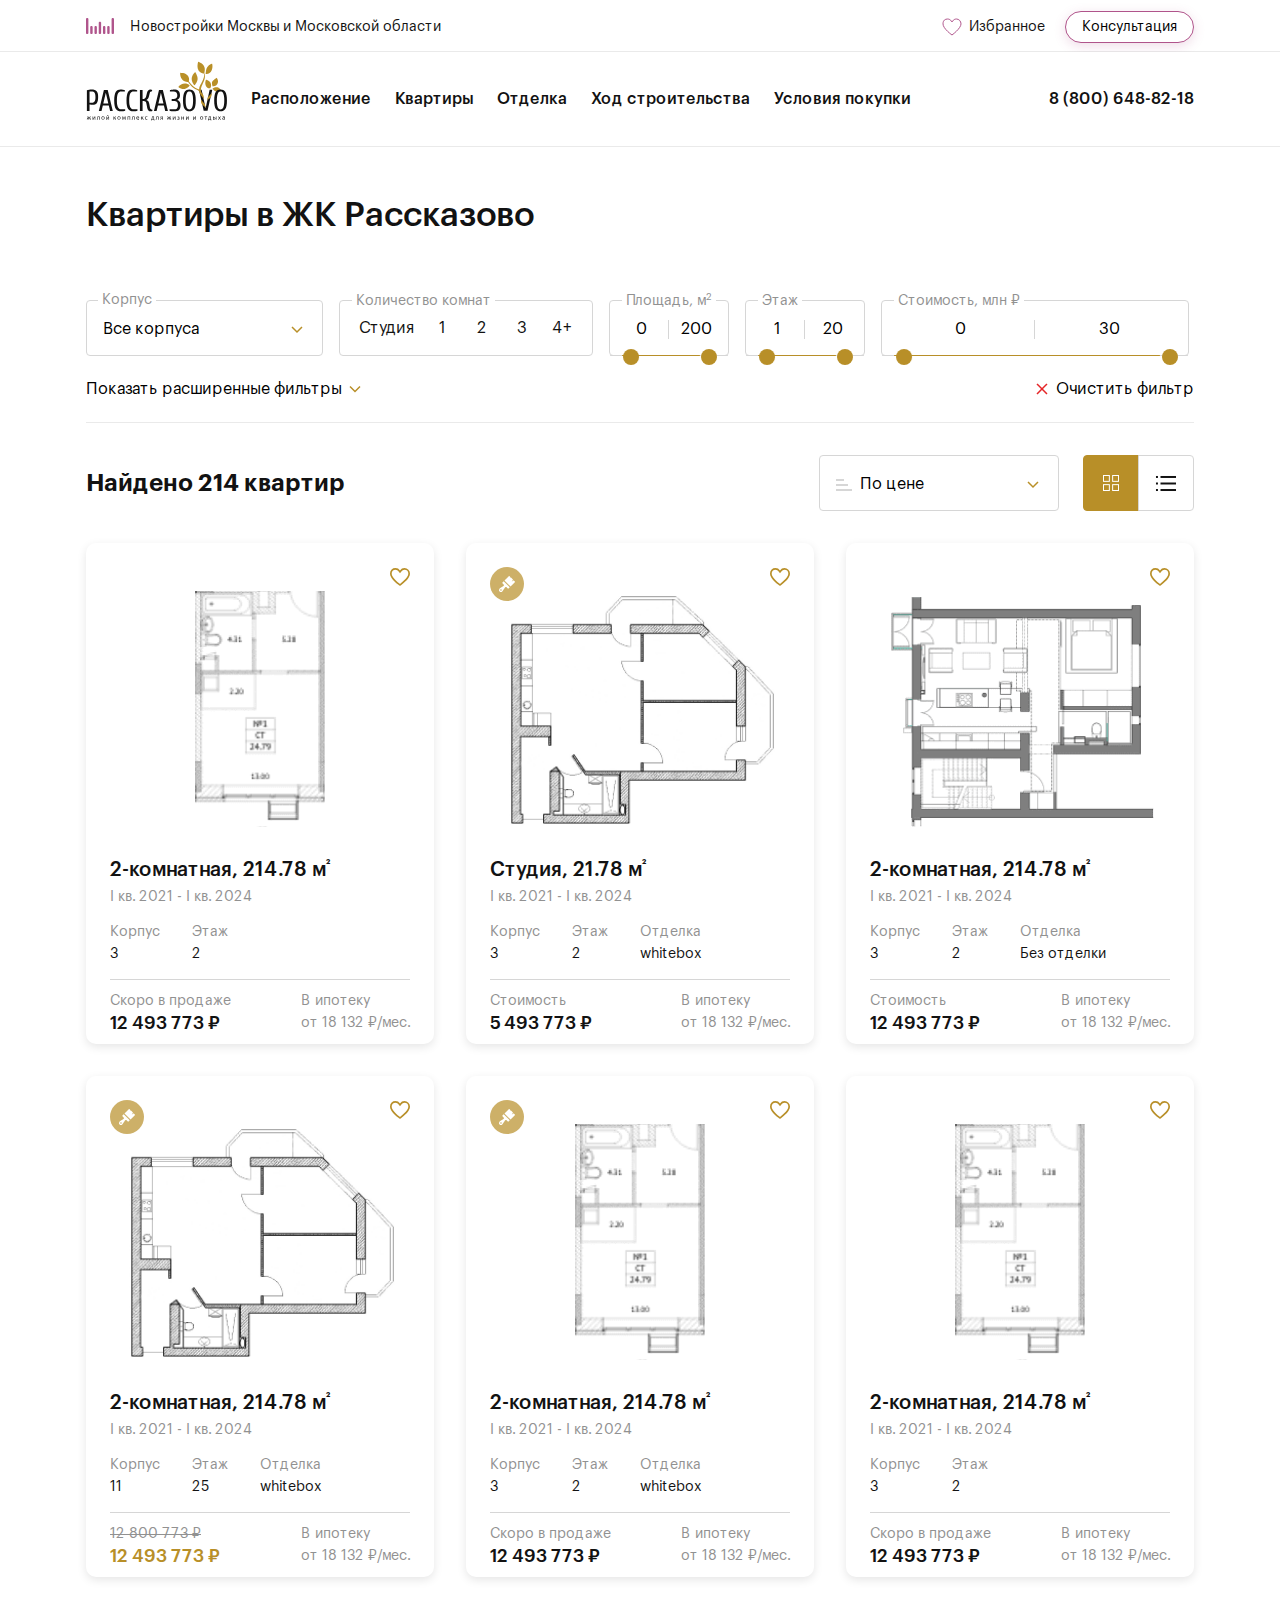
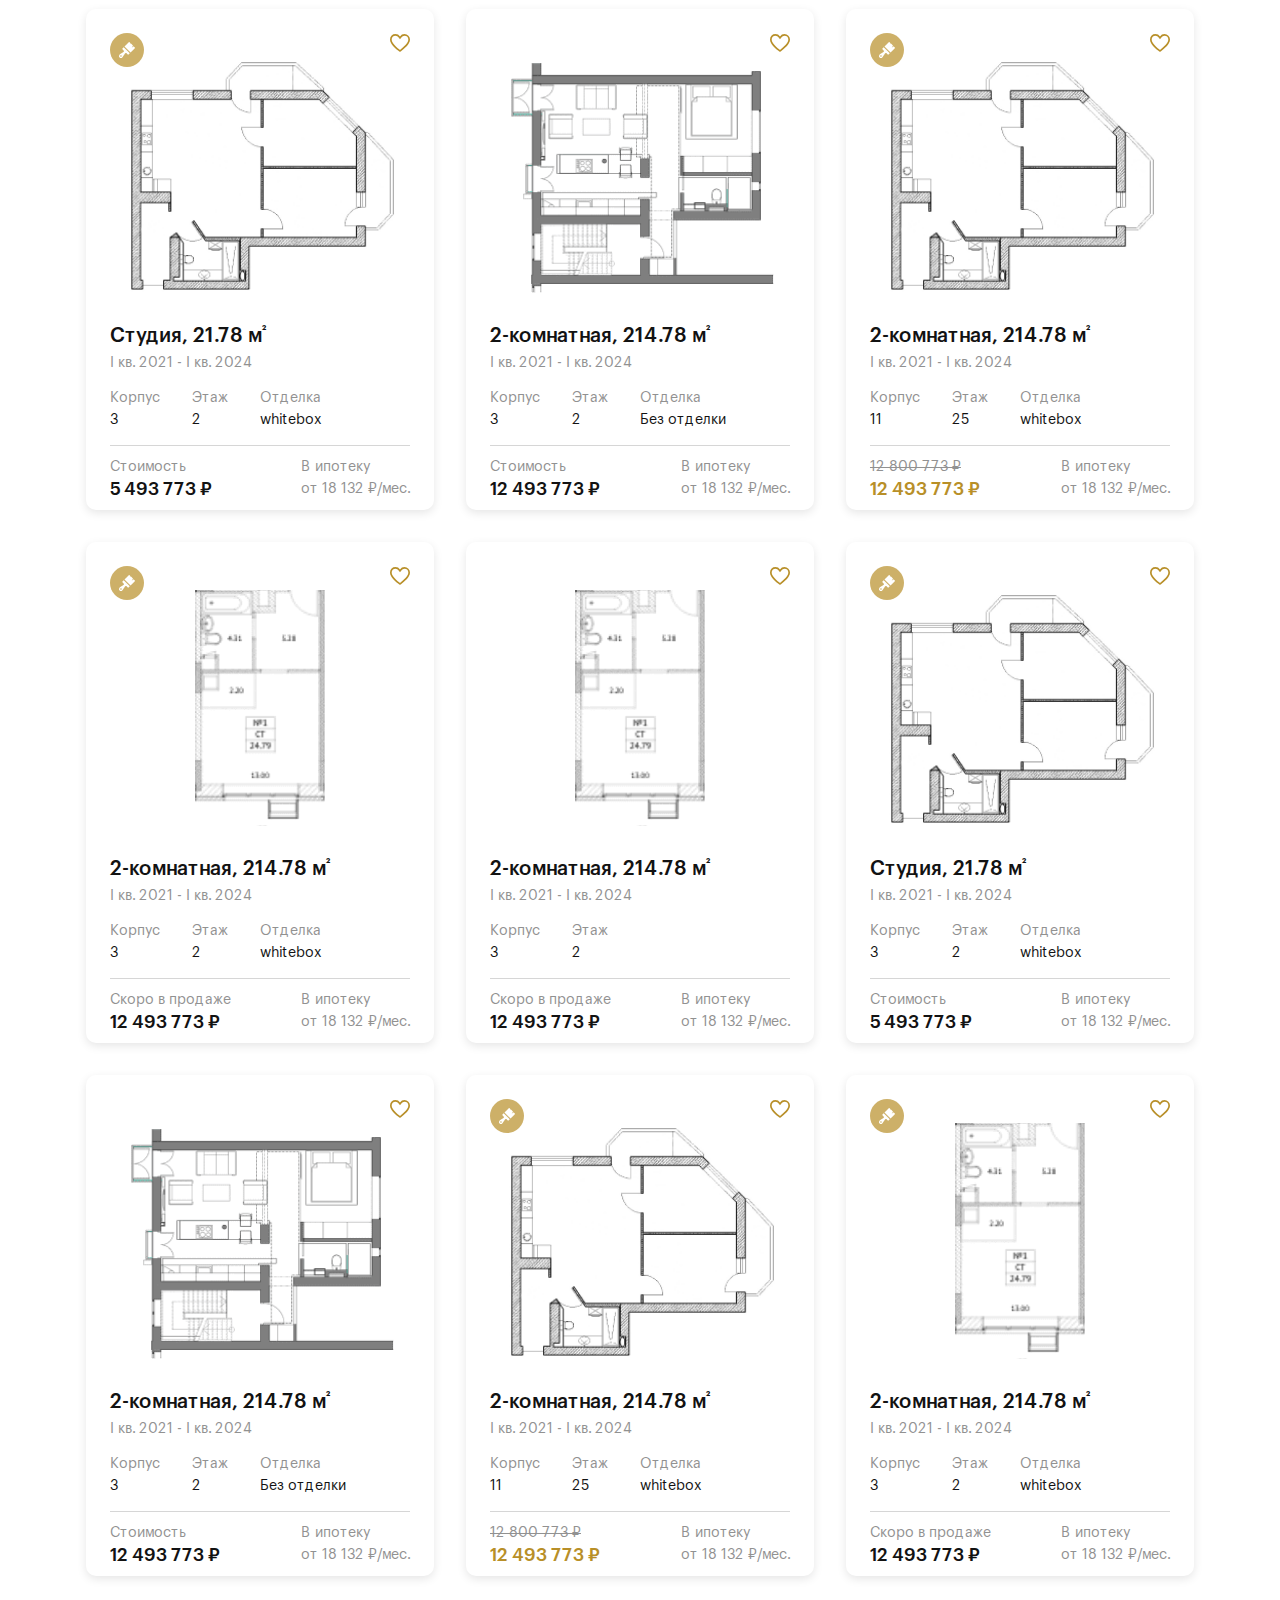
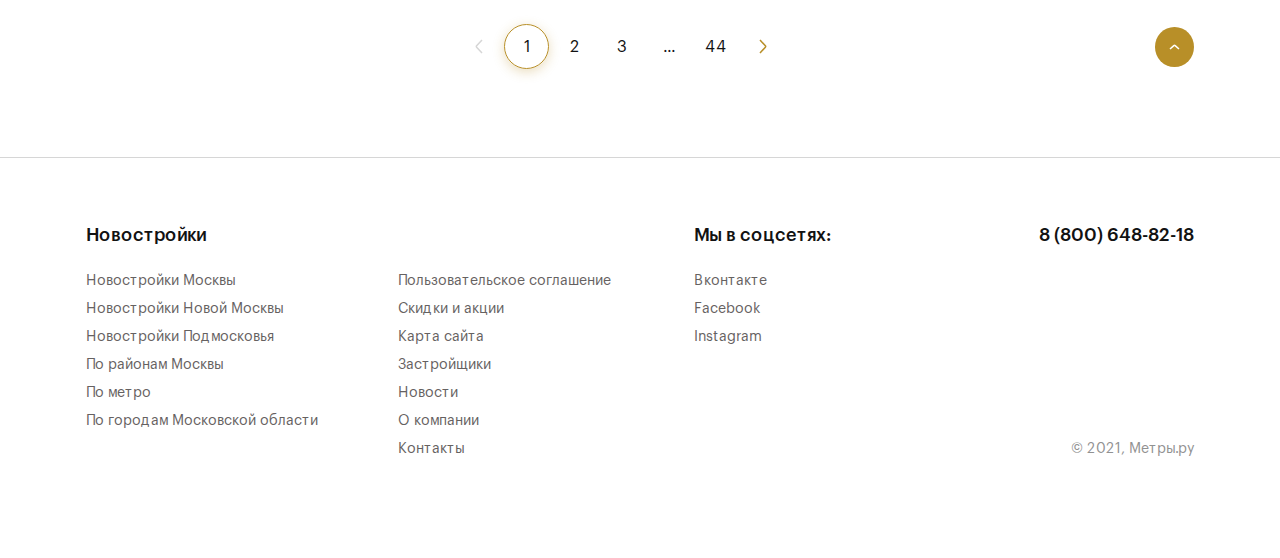
<file: flats/index.html>
<!DOCTYPE html>
<html lang="ru">
<head>
  <meta charset="utf-8">
  <meta http-equiv="X-UA-Compatible" content="IE=edge">
  <title>Квартиры в ЖК Рассказово</title>
  <meta name="theme-color" content="#fff">
  <meta name="apple-mobile-web-app-status-bar-style" content="black-translucent">
  <meta name="viewport"
        content="width=device-width, user-scalable=no, initial-scale=1.0, maximum-scale=1.0, minimum-scale=1.0">
  <link rel="shortcut icon" href="../img/favicons/favicon.ico" type="image/x-icon">
  <link rel="icon" sizes="16x16" href="../img/favicons/favicon-16x16.png" type="image/png">
  <link rel="icon" sizes="32x32" href="../img/favicons/favicon-32x32.png" type="image/png">
  <link rel="apple-touch-icon-precomposed" href="../img/favicons/apple-touch-icon-precomposed.png">
  <link rel="apple-touch-icon" href="../img/favicons/apple-touch-icon.png">
  <link rel="apple-touch-icon" sizes="57x57" href="../img/favicons/apple-touch-icon-57x57.png">
  <link rel="apple-touch-icon" sizes="60x60" href="../img/favicons/apple-touch-icon-60x60.png">
  <link rel="apple-touch-icon" sizes="72x72" href="../img/favicons/apple-touch-icon-72x72.png">
  <link rel="apple-touch-icon" sizes="76x76" href="../img/favicons/apple-touch-icon-76x76.png">
  <link rel="apple-touch-icon" sizes="114x114" href="../img/favicons/apple-touch-icon-114x114.png">
  <link rel="apple-touch-icon" sizes="120x120" href="../img/favicons/apple-touch-icon-120x120.png">
  <link rel="apple-touch-icon" sizes="144x144" href="../img/favicons/apple-touch-icon-144x144.png">
  <link rel="apple-touch-icon" sizes="152x152" href="../img/favicons/apple-touch-icon-152x152.png">
  <link rel="apple-touch-icon" sizes="167x167" href="../img/favicons/apple-touch-icon-167x167.png">
  <link rel="apple-touch-icon" sizes="180x180" href="../img/favicons/apple-touch-icon-180x180.png">
  <link rel="apple-touch-icon" sizes="1024x1024" href="../img/favicons/apple-touch-icon-1024x1024.png">
  <link rel="stylesheet" href="../styles/main.min.css">
</head>
<body class="rasskazovo">
  <header class="headerTop">
  <div class="container headerTop__container">
    <a class="headerTop__logo" href="..">
      <img class="headerTop__logoImg" src="../img/svg/logo-metres.svg" alt="logo">
      <span class="headerTop__logoText">Новостройки Москвы и Московской области</span>
    </a>
    <div class="headerTop__linksContainer">

      <!-- .headerTop__favorites--hasItems  — класс для избранного, когда не пусто    -->
      <a class="headerTop__favorites" href="#favorites">
        <svg class="headerTop__favoritesIcon" width="23" height="22" viewBox="0 0 23 22" fill="none"
             xmlns="http://www.w3.org/2000/svg">
          <path
            d="M9.33194 7.00627L9.99971 7.97161L10.6675 7.00632C11.5132 5.78398 12.8676 5 14.3884 5C16.9134 5 19 7.16201 19 9.87815C19 10.9324 18.4944 12.1732 17.6078 13.5054C16.7329 14.82 15.5511 16.1289 14.3456 17.2998C13.1438 18.4672 11.9387 19.478 11.0322 20.1978C10.6083 20.5345 10.2511 20.8064 9.99191 21C9.73366 20.8131 9.37912 20.5511 8.9589 20.2263C8.0537 19.5265 6.85025 18.5401 5.65017 17.3896C4.4466 16.2358 3.26713 14.9366 2.39395 13.6134C1.51173 12.2765 1 11.0017 1 9.87811C1 8.09755 1.54506 6.90847 2.33022 6.1592C3.12593 5.39985 4.26516 5 5.6111 5C7.13235 5 8.48642 5.78398 9.33194 7.00627Z"
            stroke="#B0558C"/>
          <path
            class="headerTop__favoritesIconDot"
            d="M22 4.5C22 6.433 20.433 8 18.5 8C16.567 8 15 6.433 15 4.5C15 2.567 16.567 1 18.5 1C20.433 1 22 2.567 22 4.5Z"
            fill="#EC3A3A" stroke="white" opacity="0" stroke-width="1.5"/>
        </svg>
        <span class="headerTop__favoritesText">Избранное</span>
      </a>
      <button class="headerTop__consultation">
        Консультация
      </button>
    </div>
  </div>
</header>

  <nav class="jkHeader lock-padding">
  <div class="container jkHeader__container">
    <div class="jkHeader__menuWrapper">
      <a class="jkHeader__logo" href="../jk-template.html">
        <!-- если есть лого, вставляется img-->
        <img class="jkHeader__logoImage" src="../img/contentJk/rasskazovo/rasskazovo-logo.svg" alt="логотип">

        <!-- если нет лого, вставляется текст-->
        <!-- <span class="jkHeader__logoText">Авентин</span>-->
      </a>
      <ul class="jkHeader__menuList">
        <li class="jkHeader__menuItem">
          <a href="">Расположение</a>
        </li>
        <li class="jkHeader__menuItem">
          <a href="../flats">Квартиры</a>
        </li>
        <li class="jkHeader__menuItem">
          <a href="">Отделка</a>
        </li>
        <li class="jkHeader__menuItem">
          <a href="">Ход строительства</a>
        </li>
        <li class="jkHeader__menuItem">
          <a href="../purchase">Условия покупки</a>
        </li>
      </ul>
    </div>
    <!--
      Было требование сделать ссылку на телефон без классов
      поэтому ииспользуем селектор ".jkHeader__container > a" для десктопной ссылки
      -->
    <a href="tel:88006488218">8 (800) 648-82-18</a>

    <div class="jkHeader__mobileOptions">
      <!--
      Было требование сделать ссылку на телефон без классов
      поэтому ииспользуем селектор ".jkHeader__mobileOptions > a" для мобильной ссылки
      -->
      <a href="tel:88006488218">
        <svg width="24" height="24" viewBox="0 0 24 24" fill="none" xmlns="http://www.w3.org/2000/svg">
          <path d="M6.44136 15.6241C8.61128 18.218 11.2234 20.2603 14.2047 21.7053C15.3398 22.2433 16.8579 22.8815 18.5491 22.9909C18.654 22.9954 18.7543 23 18.8591 23C19.9942 23 20.9059 22.608 21.649 21.8011C21.6535 21.7965 21.6627 21.7874 21.6672 21.7783C21.9316 21.4592 22.2325 21.172 22.547 20.8666C22.7613 20.6614 22.9801 20.4472 23.1898 20.2283C24.1608 19.2163 24.1608 17.9308 23.1807 16.9507L20.4409 14.2109C19.976 13.7277 19.4198 13.4724 18.8363 13.4724C18.2528 13.4724 17.6921 13.7277 17.2134 14.2064L15.5814 15.8384C15.431 15.7518 15.276 15.6743 15.1301 15.6013C14.9478 15.5102 14.7791 15.4235 14.6287 15.3278C13.1426 14.3842 12.1529 13.058 10.8628 11.4762C10.2109 10.6511 9.4136 10.0535 9.10817 9.34687C9.53668 8.95939 9.93784 8.55367 10.3253 8.15707C10.4621 8.01575 10.6034 7.87443 10.7447 7.73311C11.2371 7.24078 11.5015 6.67095 11.5015 6.092C11.5015 5.51305 11.2416 4.94322 10.7447 4.45089L9.38625 3.09242C9.22669 2.93286 9.07626 2.77787 8.92127 2.61832C8.62039 2.30833 8.30585 1.98923 7.99586 1.70203C7.52632 1.24161 6.97473 1 6.39122 1C5.81227 1 5.25612 1.24161 4.76834 1.70659L3.06341 3.41152C2.44344 4.0315 2.09242 4.78367 2.01948 5.65437C1.93287 6.74389 2.13345 7.90178 2.65313 9.30129C3.4509 11.4666 4.65438 13.477 6.44136 15.6241ZM3.52948 5.71429C3.54533 5.51522 3.61566 5.1043 4.05329 4.66667L6.14853 2.57143C6.41293 2.31614 6.67234 2.57143 6.67234 2.57143C6.67234 2.57143 6.93631 2.83084 7.19615 3.09524C7.50158 3.37787 7.40997 3.3045 7.71996 3.61905C7.87495 3.7786 8.08422 3.97875 8.24377 4.14286L9.29139 5.19048C9.57402 5.47311 9.8152 5.95546 9.8152 6.2381C9.8152 6.52073 9.57402 6.47927 9.29139 6.76191C9.15007 6.90322 8.9089 7.1444 8.76758 7.28571C8.34362 7.71423 8.70245 8.21633 8.26482 8.60381C7.71996 8.33333 8.25114 8.61749 8.24203 8.62661C7.86366 9.00497 7.92292 9.36511 8.0141 9.63862C8.01865 9.6523 8.02321 9.66142 8.02777 9.67509C8.37879 10.5184 8.86656 11.3208 9.62785 12.2781C10.9954 13.9648 12.436 15.2731 14.0224 16.2806C14.2184 16.4082 14.4281 16.5085 14.6241 16.6088C14.8065 16.7 14.9751 16.7866 15.1256 16.8823C15.1438 16.8914 15.1575 16.9005 15.1757 16.9097C15.3262 16.9872 15.472 17.0236 15.6179 17.0236C15.9826 17.0236 16.3603 16.9598 16.4378 16.8823L17.1485 16.1905L18.1962 15.1429C18.4606 14.8785 18.5537 14.8196 18.8363 14.8196C18.8363 14.8196 19.066 14.9514 19.2438 15.1429L22.3866 17.7619C22.9337 18.3089 22.419 18.7544 21.8628 19.3333C21.6714 19.5385 21.5533 19.652 21.339 19.8571C21.0199 20.1671 20.7418 20.5064 20.4409 20.8666C19.9167 21.4318 19.666 21.7783 18.8591 21.7783C18.7816 21.7783 18.6933 21.7828 18.6158 21.7783C17.1205 21.6826 15.5734 20.8778 14.5295 20.381C11.694 19.0088 9.78502 17.0898 7.71996 14.619C6.01959 12.5722 4.81003 10.8994 4.05329 8.85714C3.58375 7.60352 3.45654 6.63057 3.52948 5.71429Z" fill="var(--jk-color)"/>
        </svg>
      </a>
      <button class="jkHeader__mobileMenu">
        <span class="jkHeader__mobileMenuLine"></span>
      </button>
    </div>
  </div>
</nav>


  <main>
    <section class="flatsHead">
  <div class="container">
    <h1 class="flatsHead__heading">
      Квартиры в ЖК Рассказово
    </h1>
  </div>
</section>

    <div class="flatsFilters">
  <div class="container flatsFilters__container">

    <div class="flatsFilters__deskotopContainer">
      <!--
Адаптивный модуль фильтрации. Используется и в десктопе и модалке мобильного
-->

<div class="flatsFiltersForm" id="filters-desktop">

  <div class="flatsFiltersForm__wrapper">

    <div class="flatsFiltersForm__group flatsFiltersForm__group--top">
      <!-- селект корпус /-->
      <div class="baseMultiSelect flatsFiltersForm__building" id="filters-desktop-building">
        <span class="baseMultiSelect__title">Корпус</span>
        <button class="baseMultiSelect__btn">
          <span class="baseMultiSelect__btnText">Все корпуса</span>
          <svg class="baseMultiSelect__arrow" width="18" height="13" viewBox="0 0 18 13" fill="none"
               xmlns="http://www.w3.org/2000/svg">
            <path d="M4 4L9 9L14 4" stroke="var(--jk-color)" stroke-width="1.5"/>
          </svg>
        </button>
        <div class="baseMultiSelect__dropdown">
          <ul class="baseMultiSelect__options">
            <li class="baseMultiSelect__option baseMultiSelect__option--selected">
              <span class="baseMultiSelect__optionText">Все корпуса</span>
              <svg class="baseMultiSelect__optionCheckIcon" width="16" height="13" viewBox="0 0 16 13" fill="none"
                   xmlns="http://www.w3.org/2000/svg">
                <path d="M1.5 6.5L5.25 11L15 1" stroke="var(--jk-color)" stroke-width="1.5"/>
              </svg>
            </li>
            <li class="baseMultiSelect__option">
              <span class="baseMultiSelect__optionText">Корпус 1</span>
              <svg class="baseMultiSelect__optionCheckIcon" width="16" height="13" viewBox="0 0 16 13" fill="none"
                   xmlns="http://www.w3.org/2000/svg">
                <path d="M1.5 6.5L5.25 11L15 1" stroke="var(--jk-color)" stroke-width="1.5"/>
              </svg>
            </li>
            <li class="baseMultiSelect__option">
              <span class="baseMultiSelect__optionText">Корпус 2</span>
              <svg class="baseMultiSelect__optionCheckIcon" width="16" height="13" viewBox="0 0 16 13" fill="none"
                   xmlns="http://www.w3.org/2000/svg">
                <path d="M1.5 6.5L5.25 11L15 1" stroke="var(--jk-color)" stroke-width="1.5"/>
              </svg>
            </li>
            <li class="baseMultiSelect__option">
              <span class="baseMultiSelect__optionText">Корпус 3</span>
              <svg class="baseMultiSelect__optionCheckIcon" width="16" height="13" viewBox="0 0 16 13" fill="none"
                   xmlns="http://www.w3.org/2000/svg">
                <path d="M1.5 6.5L5.25 11L15 1" stroke="var(--jk-color)" stroke-width="1.5"/>
              </svg>
            </li>
            <li class="baseMultiSelect__option">
              <span class="baseMultiSelect__optionText">Корпус 4</span>
              <svg class="baseMultiSelect__optionCheckIcon" width="16" height="13" viewBox="0 0 16 13" fill="none"
                   xmlns="http://www.w3.org/2000/svg">
                <path d="M1.5 6.5L5.25 11L15 1" stroke="var(--jk-color)" stroke-width="1.5"/>
              </svg>
            </li>
            <li class="baseMultiSelect__option">
              <span class="baseMultiSelect__optionText">Корпус 5</span>
              <svg class="baseMultiSelect__optionCheckIcon" width="16" height="13" viewBox="0 0 16 13" fill="none"
                   xmlns="http://www.w3.org/2000/svg">
                <path d="M1.5 6.5L5.25 11L15 1" stroke="var(--jk-color)" stroke-width="1.5"/>
              </svg>
            </li>
            <li class="baseMultiSelect__option">
              <span class="baseMultiSelect__optionText">Корпус 6</span>
              <svg class="baseMultiSelect__optionCheckIcon" width="16" height="13" viewBox="0 0 16 13" fill="none"
                   xmlns="http://www.w3.org/2000/svg">
                <path d="M1.5 6.5L5.25 11L15 1" stroke="var(--jk-color)" stroke-width="1.5"/>
              </svg>
            </li>
            <li class="baseMultiSelect__option">
              <span class="baseMultiSelect__optionText">Корпус 7</span>
              <svg class="baseMultiSelect__optionCheckIcon" width="16" height="13" viewBox="0 0 16 13" fill="none"
                   xmlns="http://www.w3.org/2000/svg">
                <path d="M1.5 6.5L5.25 11L15 1" stroke="var(--jk-color)" stroke-width="1.5"/>
              </svg>
            </li>
            <li class="baseMultiSelect__option">
              <span class="baseMultiSelect__optionText">Корпус 8</span>
              <svg class="baseMultiSelect__optionCheckIcon" width="16" height="13" viewBox="0 0 16 13" fill="none"
                   xmlns="http://www.w3.org/2000/svg">
                <path d="M1.5 6.5L5.25 11L15 1" stroke="var(--jk-color)" stroke-width="1.5"/>
              </svg>
            </li>
            <li class="baseMultiSelect__option">
              <span class="baseMultiSelect__optionText">Корпус 9</span>
              <svg class="baseMultiSelect__optionCheckIcon" width="16" height="13" viewBox="0 0 16 13" fill="none"
                   xmlns="http://www.w3.org/2000/svg">
                <path d="M1.5 6.5L5.25 11L15 1" stroke="var(--jk-color)" stroke-width="1.5"/>
              </svg>
            </li>
            <li class="baseMultiSelect__option">
              <span class="baseMultiSelect__optionText">Корпус 10</span>
              <svg class="baseMultiSelect__optionCheckIcon" width="16" height="13" viewBox="0 0 16 13" fill="none"
                   xmlns="http://www.w3.org/2000/svg">
                <path d="M1.5 6.5L5.25 11L15 1" stroke="var(--jk-color)" stroke-width="1.5"/>
              </svg>
            </li>
          </ul>
        </div>
      </div>

      <!-- чекбоксы выбора комнат -->
      <div class="baseCheckboxGroup flatsFiltersForm__rooms">
        <span class="baseCheckboxGroup__title">Количество комнат</span>

        <div class="checkboxItem baseCheckboxGroup__item">
          <input
            class="checkboxItem__input"
            name="is danger"
            type="checkbox"
            id="filters-desktop-flat-st"
          >
          <label class="checkboxItem__label" for="filters-desktop-flat-st">Студия</label>
        </div>

        <div class="checkboxItem baseCheckboxGroup__item">
          <input
            class="checkboxItem__input"
            name="is danger"
            type="checkbox"
            id="filters-desktop-flat-1"
          >
          <label class="checkboxItem__label" for="filters-desktop-flat-1">1</label>
        </div>


        <div class="checkboxItem baseCheckboxGroup__item">
          <input
            class="checkboxItem__input"
            name="is danger"
            type="checkbox"
            id="filters-desktop-flat-2"
          >
          <label class="checkboxItem__label" for="filters-desktop-flat-2">2</label>
        </div>


        <div class="checkboxItem baseCheckboxGroup__item">
          <input
            class="checkboxItem__input"
            name="is danger"
            type="checkbox"
            id="filters-desktop-flat-3"
          >
          <label class="checkboxItem__label" for="filters-desktop-flat-3">3</label>
        </div>


        <div class="checkboxItem baseCheckboxGroup__item">
          <input
            class="checkboxItem__input"
            name="is danger"
            type="checkbox"
            id="filters-desktop-flat-4"
          >
          <label class="checkboxItem__label" for="filters-desktop-flat-4">4+</label>
        </div>
      </div>

      <!-- Инпут ввода площади -->
      <div class="baseDoubleRangeInput flatsFiltersForm__area" id="filters-desktop-area">
        <span class="baseDoubleRangeInput__title">Площадь, м<sup>2</sup></span>

        <label class="baseDoubleRangeInput__minValue">
          <input class="baseDoubleRangeInput__input baseDoubleRangeInput__input--min" value="0">
        </label>
        <label class="baseDoubleRangeInput__maxValue">
          <input class="baseDoubleRangeInput__input baseDoubleRangeInput__input--max" value="0">
        </label>

        <div class="baseDoubleRangeInput__slider">
          <div id="filters-desktop-change-area"></div>
        </div>
      </div>

      <!-- Инпут ввода этажа' -->
      <div class="baseDoubleRangeInput flatsFiltersForm__floor" id="filters-desktop-floor">
        <span class="baseDoubleRangeInput__title">Этаж</span>

        <label class="baseDoubleRangeInput__minValue">
          <input class="baseDoubleRangeInput__input baseDoubleRangeInput__input--min" value="0">
        </label>
        <label class="baseDoubleRangeInput__maxValue">
          <input class="baseDoubleRangeInput__input baseDoubleRangeInput__input--max" value="0">
        </label>

        <div class="baseDoubleRangeInput__slider">
          <div id="filters-desktop-change-floor"></div>
        </div>
      </div>

      <!-- Инпут ввода стоимости' -->
      <div class="baseDoubleRangeInput flatsFiltersForm__price" id="filters-desktop-price">
        <span class="baseDoubleRangeInput__title">Стоимость, млн ₽</span>

        <label class="baseDoubleRangeInput__minValue">
          <input class="baseDoubleRangeInput__input baseDoubleRangeInput__input--min" value="0">
        </label>
        <label class="baseDoubleRangeInput__maxValue">
          <input class="baseDoubleRangeInput__input baseDoubleRangeInput__input--max" value="0">
        </label>

        <div class="baseDoubleRangeInput__slider">
          <div id="filters-desktop-change-price"></div>
        </div>
      </div>
    </div>

    <div class="flatsFiltersForm__group flatsFiltersForm__group--bottom flatsFiltersForm__hidden">
      <!-- селект тип планировки /-->
      <div class="baseSelect flatsFiltersForm__layoutType" id="filters-desktop-layoutType">
        <span class="baseSelect__title">Тип планировки</span>
        <button class="baseSelect__btn">
          <span class="baseSelect__btnText">Не важно</span>
          <svg class="baseSelect__arrow" width="18" height="13" viewBox="0 0 18 13" fill="none"
               xmlns="http://www.w3.org/2000/svg">
            <path d="M4 4L9 9L14 4" stroke="var(--jk-color)" stroke-width="1.5"/>
          </svg>
        </button>
        <div class="baseSelect__dropdown">
          <ul class="baseSelect__options">
            <li class="baseSelect__option baseSelect__option--selected">
              <span class="baseSelect__optionText">Не важно</span>
              <svg class="baseSelect__optionCheckIcon" width="16" height="13" viewBox="0 0 16 13" fill="none"
                   xmlns="http://www.w3.org/2000/svg">
                <path d="M1.5 6.5L5.25 11L15 1" stroke="var(--jk-color)" stroke-width="1.5"/>
              </svg>
            </li>
            <li class="baseSelect__option">
              <span class="baseSelect__optionText">Смежная</span>
              <svg class="baseSelect__optionCheckIcon" width="16" height="13" viewBox="0 0 16 13" fill="none"
                   xmlns="http://www.w3.org/2000/svg">
                <path d="M1.5 6.5L5.25 11L15 1" stroke="var(--jk-color)" stroke-width="1.5"/>
              </svg>
            </li>
            <li class="baseSelect__option">
              <span class="baseSelect__optionText">Изолированная</span>
              <svg class="baseSelect__optionCheckIcon" width="16" height="13" viewBox="0 0 16 13" fill="none"
                   xmlns="http://www.w3.org/2000/svg">
                <path d="M1.5 6.5L5.25 11L15 1" stroke="var(--jk-color)" stroke-width="1.5"/>
              </svg>
            </li>
          </ul>
        </div>
      </div>

      <!-- селект вид из окна /-->
      <div class="baseSelect flatsFiltersForm__windowView" id="filters-desktop-windowView">
        <span class="baseSelect__title">Вид из окна</span>
        <button class="baseSelect__btn">
          <span class="baseSelect__btnText">Не важно</span>
          <svg class="baseSelect__arrow" width="18" height="13" viewBox="0 0 18 13" fill="none"
               xmlns="http://www.w3.org/2000/svg">
            <path d="M4 4L9 9L14 4" stroke="var(--jk-color)" stroke-width="1.5"/>
          </svg>
        </button>
        <div class="baseSelect__dropdown">
          <ul class="baseSelect__options">
            <li class="baseSelect__option baseSelect__option--selected">
              <span class="baseSelect__optionText">Не важно</span>
              <svg class="baseSelect__optionCheckIcon" width="16" height="13" viewBox="0 0 16 13" fill="none"
                   xmlns="http://www.w3.org/2000/svg">
                <path d="M1.5 6.5L5.25 11L15 1" stroke="var(--jk-color)" stroke-width="1.5"/>
              </svg>
            </li>
            <li class="baseSelect__option">
              <span class="baseSelect__optionText">Во двор</span>
              <svg class="baseSelect__optionCheckIcon" width="16" height="13" viewBox="0 0 16 13" fill="none"
                   xmlns="http://www.w3.org/2000/svg">
                <path d="M1.5 6.5L5.25 11L15 1" stroke="var(--jk-color)" stroke-width="1.5"/>
              </svg>
            </li>
          </ul>
        </div>
      </div>

      <!-- селект видов отделки /-->
      <div class="baseSelect flatsFiltersForm__decoration" id="filters-desktop-decoration">
        <span class="baseSelect__title">Отделка</span>
        <button class="baseSelect__btn">
          <span class="baseSelect__btnText">Не важно</span>
          <svg class="baseSelect__arrow" width="18" height="13" viewBox="0 0 18 13" fill="none"
               xmlns="http://www.w3.org/2000/svg">
            <path d="M4 4L9 9L14 4" stroke="var(--jk-color)" stroke-width="1.5"/>
          </svg>
        </button>
        <div class="baseSelect__dropdown">
          <ul class="baseSelect__options">
            <li class="baseSelect__option baseSelect__option--selected">
              <span class="baseSelect__optionText">Не важно</span>
              <svg class="baseSelect__optionCheckIcon" width="16" height="13" viewBox="0 0 16 13" fill="none"
                   xmlns="http://www.w3.org/2000/svg">
                <path d="M1.5 6.5L5.25 11L15 1" stroke="var(--jk-color)" stroke-width="1.5"/>
              </svg>
            </li>
            <li class="baseSelect__option">
              <span class="baseSelect__optionText">Черновая</span>
              <svg class="baseSelect__optionCheckIcon" width="16" height="13" viewBox="0 0 16 13" fill="none"
                   xmlns="http://www.w3.org/2000/svg">
                <path d="M1.5 6.5L5.25 11L15 1" stroke="var(--jk-color)" stroke-width="1.5"/>
              </svg>
            </li>
            <li class="baseSelect__option">
              <span class="baseSelect__optionText">Чистовая</span>
              <svg class="baseSelect__optionCheckIcon" width="16" height="13" viewBox="0 0 16 13" fill="none"
                   xmlns="http://www.w3.org/2000/svg">
                <path d="M1.5 6.5L5.25 11L15 1" stroke="var(--jk-color)" stroke-width="1.5"/>
              </svg>
            </li>
            <li class="baseSelect__option">
              <span class="baseSelect__optionText">Без отделки</span>
              <svg class="baseSelect__optionCheckIcon" width="16" height="13" viewBox="0 0 16 13" fill="none"
                   xmlns="http://www.w3.org/2000/svg">
                <path d="M1.5 6.5L5.25 11L15 1" stroke="var(--jk-color)" stroke-width="1.5"/>
              </svg>
            </li>
          </ul>
        </div>
      </div>

      <!-- селект сроков выдачи ключей /-->
      <div class="baseMultiSelect flatsFiltersForm__date" id="filters-desktop-date">
        <span class="baseMultiSelect__title">Ключи до</span>
        <button class="baseMultiSelect__btn">
          <span class="baseMultiSelect__btnText">Не важно</span>
          <svg class="baseMultiSelect__arrow" width="18" height="13" viewBox="0 0 18 13" fill="none"
               xmlns="http://www.w3.org/2000/svg">
            <path d="M4 4L9 9L14 4" stroke="var(--jk-color)" stroke-width="1.5"/>
          </svg>
        </button>
        <div class="baseMultiSelect__dropdown">
          <ul class="baseMultiSelect__options">
            <li class="baseMultiSelect__option baseMultiSelect__option--selected">
              <span class="baseMultiSelect__optionText">Не важно</span>
              <svg class="baseMultiSelect__optionCheckIcon" width="16" height="13" viewBox="0 0 16 13" fill="none"
                   xmlns="http://www.w3.org/2000/svg">
                <path d="M1.5 6.5L5.25 11L15 1" stroke="var(--jk-color)" stroke-width="1.5"/>
              </svg>
            </li>
            <li class="baseMultiSelect__option">
              <span class="baseMultiSelect__optionText">1 квартал 2022</span>
              <svg class="baseMultiSelect__optionCheckIcon" width="16" height="13" viewBox="0 0 16 13" fill="none"
                   xmlns="http://www.w3.org/2000/svg">
                <path d="M1.5 6.5L5.25 11L15 1" stroke="var(--jk-color)" stroke-width="1.5"/>
              </svg>
            </li>
            <li class="baseMultiSelect__option">
              <span class="baseMultiSelect__optionText">2 квартал 2022</span>
              <svg class="baseMultiSelect__optionCheckIcon" width="16" height="13" viewBox="0 0 16 13" fill="none"
                   xmlns="http://www.w3.org/2000/svg">
                <path d="M1.5 6.5L5.25 11L15 1" stroke="var(--jk-color)" stroke-width="1.5"/>
              </svg>
            </li>
            <li class="baseMultiSelect__option">
              <span class="baseMultiSelect__optionText">3 квартал 2022</span>
              <svg class="baseMultiSelect__optionCheckIcon" width="16" height="13" viewBox="0 0 16 13" fill="none"
                   xmlns="http://www.w3.org/2000/svg">
                <path d="M1.5 6.5L5.25 11L15 1" stroke="var(--jk-color)" stroke-width="1.5"/>
              </svg>
            </li>
          </ul>
        </div>
      </div>
    </div>

    <!-- Баблы(чекбоксы) дополнительных фильтров> /-->
    <ul class="flatsFiltersForm__bubbleList flatsFiltersForm__hidden">
      <li class="baseBubbleItem flatsFiltersForm__bubbleItem">
        <input
          class="baseBubbleItem__input"
          name="bubble"
          type="checkbox"
          id="filters-desktop-bubble-euro"
        >
        <label class="baseBubbleItem__label" for="filters-desktop-bubble-euro">Евро</label>
      </li>
      <li class="baseBubbleItem flatsFiltersForm__bubbleItem">
        <input
          class="baseBubbleItem__input"
          name="bubble"
          type="checkbox"
          id="filters-desktop-bubble-decor-1"
        >
        <label class="baseBubbleItem__label" for="filters-desktop-bubble-decor-1">Без отделки</label>
      </li>
      <li class="baseBubbleItem flatsFiltersForm__bubbleItem">
        <input
          class="baseBubbleItem__input"
          name="bubble"
          type="checkbox"
          id="filters-desktop-bubble-decor-2"
        >
        <label class="baseBubbleItem__label" for="filters-desktop-bubble-decor-2">Черновая</label>
      </li>
      <li class="baseBubbleItem flatsFiltersForm__bubbleItem">
        <input
          class="baseBubbleItem__input"
          name="bubble"
          type="checkbox"
          id="filters-desktop-bubble-decor-3"
        >
        <label class="baseBubbleItem__label" for="filters-desktop-bubble-decor-3">Чистовая</label>
      </li>
      <li class="baseBubbleItem flatsFiltersForm__bubbleItem">
        <input
          class="baseBubbleItem__input"
          name="bubble"
          type="checkbox"
          id="filters-desktop-bubble-transformer"
        >
        <label class="baseBubbleItem__label" for="filters-desktop-bubble-transformer">Квартира-трансформер</label>
      </li>
      <li class="baseBubbleItem flatsFiltersForm__bubbleItem">
        <input
          class="baseBubbleItem__input"
          name="bubble"
          type="checkbox"
          id="filters-desktop-bubble-views-flats"
        >
        <label class="baseBubbleItem__label" for="filters-desktop-bubble-views-flats">Видовые квартиры</label>
      </li>
      <li class="baseBubbleItem flatsFiltersForm__bubbleItem">
        <input
          class="baseBubbleItem__input"
          name="bubble"
          type="checkbox"
          id="filters-desktop-bubble-apartaments"
        >
        <label class="baseBubbleItem__label" for="filters-desktop-bubble-apartaments">Апартаменты</label>
      </li>
      <li class="baseBubbleItem flatsFiltersForm__bubbleItem">
        <input
          class="baseBubbleItem__input"
          name="bubble"
          type="checkbox"
          id="filters-desktop-bubble-penthouses"
        >
        <label class="baseBubbleItem__label" for="filters-desktop-bubble-penthouses">Пентхаусы</label>
      </li>
      <li class="baseBubbleItem flatsFiltersForm__bubbleItem">
        <input
          class="baseBubbleItem__input"
          name="bubble"
          type="checkbox"
          id="filters-desktop-bubble-double-bathroom"
        >
        <label class="baseBubbleItem__label" for="filters-desktop-bubble-double-bathroom">2 ванные</label>
      </li>
    </ul>
  </div>

</div>

<div class="flatsFiltersForm__options">
  <button class="flatsFiltersForm__showHideBtn" id="filters-desktop-show-hide-btn">
    <span>Показать расширенные фильтры</span>
    <svg width="18" height="14" viewBox="0 0 18 14" fill="none" xmlns="http://www.w3.org/2000/svg">
      <path d="M4 4.5L9 9.5L14 4.5" stroke="var(--jk-color)" stroke-width="1.5"/>
    </svg>
  </button>
  <button class="flatsFiltersForm__clearBtn">
    <svg width="12" height="12" viewBox="0 0 12 12" fill="none" xmlns="http://www.w3.org/2000/svg">
      <path d="M11 11L2.81818 2.81818L1 1" stroke="#E52628" stroke-width="1.5"/>
      <path d="M1.00049 11L9.18231 2.81818L11.0005 1" stroke="#E52628" stroke-width="1.5"/>
    </svg>
    <span>Очистить фильтр</span>
  </button>
</div>


    </div>

    <div class="flatsFilters__mobileContainer">
      <button class="flatsFilters__mobileFilterBtn">фильтр</button>
      <!--
       Селект сортировки дублируется, так как по дизайну он находится в двух разных блоках,
       один из которых (flatsFilters__mobileContainer) скрыт в десктопе и закреплен при скролле на мобильном
       /-->
      <div class="flatsFilters__sortSelectWrapper">
        <div class="baseSelect flatsFilters__sortSelect" id="sort-mobile">
          <button class="baseSelect__btn">
            <div class="baseSelect__sortWrapper">
              <svg class="baseSelect__sortIcon" width="16" height="12" viewBox="0 0 16 12" fill="none"
                   xmlns="http://www.w3.org/2000/svg">
                <rect width="8" height="2" fill="#D6D6D6"/>
                <rect y="5" width="12" height="2" fill="#D6D6D6"/>
                <rect y="10" width="16" height="2" fill="#D6D6D6"/>
              </svg>
              <span class="baseSelect__btnText">По цене (сначала дешевле)</span>
            </div>
            <svg class="baseSelect__arrow" width="18" height="13" viewBox="0 0 18 13" fill="none"
                 xmlns="http://www.w3.org/2000/svg">
              <path d="M4 4L9 9L14 4" stroke="var(--jk-color)" stroke-width="1.5"/>
            </svg>
          </button>
          <div class="baseSelect__dropdown">
            <ul class="baseSelect__options">
              <li class="baseSelect__option baseSelect__option--selected">
                <span class="baseSelect__optionText">По цене (сначала дешевле)</span>
                <svg class="baseSelect__optionCheckIcon" width="16" height="13" viewBox="0 0 16 13" fill="none"
                     xmlns="http://www.w3.org/2000/svg">
                  <path d="M1.5 6.5L5.25 11L15 1" stroke="var(--jk-color)" stroke-width="1.5"/>
                </svg>
              </li>
              <li class="baseSelect__option" data-descending="true">
                <span class="baseSelect__optionText">По цене (сначала дороже)</span>
                <svg class="baseSelect__optionCheckIcon" width="16" height="13" viewBox="0 0 16 13" fill="none"
                     xmlns="http://www.w3.org/2000/svg">
                  <path d="M1.5 6.5L5.25 11L15 1" stroke="var(--jk-color)" stroke-width="1.5"/>
                </svg>
              </li>
              <li class="baseSelect__option">
                <span class="baseSelect__optionText">По площади (сначала меньше)</span>
                <svg class="baseSelect__optionCheckIcon" width="16" height="13" viewBox="0 0 16 13" fill="none"
                     xmlns="http://www.w3.org/2000/svg">
                  <path d="M1.5 6.5L5.25 11L15 1" stroke="var(--jk-color)" stroke-width="1.5"/>
                </svg>
              </li>
              <li class="baseSelect__option" data-descending="true">
                <span class="baseSelect__optionText">По площади (сначала больше)</span>
                <svg class="baseSelect__optionCheckIcon" width="16" height="13" viewBox="0 0 16 13" fill="none"
                     xmlns="http://www.w3.org/2000/svg">
                  <path d="M1.5 6.5L5.25 11L15 1" stroke="var(--jk-color)" stroke-width="1.5"/>
                </svg>
              </li>
            </ul>
          </div>
        </div>
      </div>
    </div>
    <!-- Модальное окно с фильтрами для мобильного   -->
    <!--
Модальное окно получают 'display: none' при > 984px ширины экрана
-->

<div class="flatsFiltersModal">
  <header class="flatsFiltersModal__header">
    <div class="container flatsFiltersModal__headerContainer">

      <button class="flatsFiltersModal__clearBtn">Очистить фильтр</button>

      <button class="flatsFiltersModal__close">
        <svg width="24" height="25" viewBox="0 0 24 25" fill="none" xmlns="http://www.w3.org/2000/svg">
          <rect width="30.8355" height="3.01242"
                transform="matrix(0.705401 -0.708809 0.705401 0.708809 0.121094 21.8564)" fill="#121212"/>
          <rect width="30.8354" height="3.01242"
                transform="matrix(0.706124 0.708088 -0.706124 0.708088 2.12695 0.0372772)" fill="#121212"/>
        </svg>
      </button>
    </div>
  </header>

  <div class="flatsFiltersModal__body">
    <div class="container">
      <!--
Адаптивный модуль фильтрации. Используется и в десктопе и модалке мобильного
-->

<div class="flatsFiltersForm" id="filters-mobile">

  <div class="flatsFiltersForm__wrapper">

    <div class="flatsFiltersForm__group flatsFiltersForm__group--top">
      <!-- селект корпус /-->
      <div class="baseMultiSelect flatsFiltersForm__building" id="filters-mobile-building">
        <span class="baseMultiSelect__title">Корпус</span>
        <button class="baseMultiSelect__btn">
          <span class="baseMultiSelect__btnText">Все корпуса</span>
          <svg class="baseMultiSelect__arrow" width="18" height="13" viewBox="0 0 18 13" fill="none"
               xmlns="http://www.w3.org/2000/svg">
            <path d="M4 4L9 9L14 4" stroke="var(--jk-color)" stroke-width="1.5"/>
          </svg>
        </button>
        <div class="baseMultiSelect__dropdown">
          <ul class="baseMultiSelect__options">
            <li class="baseMultiSelect__option baseMultiSelect__option--selected">
              <span class="baseMultiSelect__optionText">Все корпуса</span>
              <svg class="baseMultiSelect__optionCheckIcon" width="16" height="13" viewBox="0 0 16 13" fill="none"
                   xmlns="http://www.w3.org/2000/svg">
                <path d="M1.5 6.5L5.25 11L15 1" stroke="var(--jk-color)" stroke-width="1.5"/>
              </svg>
            </li>
            <li class="baseMultiSelect__option">
              <span class="baseMultiSelect__optionText">Корпус 1</span>
              <svg class="baseMultiSelect__optionCheckIcon" width="16" height="13" viewBox="0 0 16 13" fill="none"
                   xmlns="http://www.w3.org/2000/svg">
                <path d="M1.5 6.5L5.25 11L15 1" stroke="var(--jk-color)" stroke-width="1.5"/>
              </svg>
            </li>
            <li class="baseMultiSelect__option">
              <span class="baseMultiSelect__optionText">Корпус 2</span>
              <svg class="baseMultiSelect__optionCheckIcon" width="16" height="13" viewBox="0 0 16 13" fill="none"
                   xmlns="http://www.w3.org/2000/svg">
                <path d="M1.5 6.5L5.25 11L15 1" stroke="var(--jk-color)" stroke-width="1.5"/>
              </svg>
            </li>
            <li class="baseMultiSelect__option">
              <span class="baseMultiSelect__optionText">Корпус 3</span>
              <svg class="baseMultiSelect__optionCheckIcon" width="16" height="13" viewBox="0 0 16 13" fill="none"
                   xmlns="http://www.w3.org/2000/svg">
                <path d="M1.5 6.5L5.25 11L15 1" stroke="var(--jk-color)" stroke-width="1.5"/>
              </svg>
            </li>
            <li class="baseMultiSelect__option">
              <span class="baseMultiSelect__optionText">Корпус 4</span>
              <svg class="baseMultiSelect__optionCheckIcon" width="16" height="13" viewBox="0 0 16 13" fill="none"
                   xmlns="http://www.w3.org/2000/svg">
                <path d="M1.5 6.5L5.25 11L15 1" stroke="var(--jk-color)" stroke-width="1.5"/>
              </svg>
            </li>
            <li class="baseMultiSelect__option">
              <span class="baseMultiSelect__optionText">Корпус 5</span>
              <svg class="baseMultiSelect__optionCheckIcon" width="16" height="13" viewBox="0 0 16 13" fill="none"
                   xmlns="http://www.w3.org/2000/svg">
                <path d="M1.5 6.5L5.25 11L15 1" stroke="var(--jk-color)" stroke-width="1.5"/>
              </svg>
            </li>
            <li class="baseMultiSelect__option">
              <span class="baseMultiSelect__optionText">Корпус 6</span>
              <svg class="baseMultiSelect__optionCheckIcon" width="16" height="13" viewBox="0 0 16 13" fill="none"
                   xmlns="http://www.w3.org/2000/svg">
                <path d="M1.5 6.5L5.25 11L15 1" stroke="var(--jk-color)" stroke-width="1.5"/>
              </svg>
            </li>
            <li class="baseMultiSelect__option">
              <span class="baseMultiSelect__optionText">Корпус 7</span>
              <svg class="baseMultiSelect__optionCheckIcon" width="16" height="13" viewBox="0 0 16 13" fill="none"
                   xmlns="http://www.w3.org/2000/svg">
                <path d="M1.5 6.5L5.25 11L15 1" stroke="var(--jk-color)" stroke-width="1.5"/>
              </svg>
            </li>
            <li class="baseMultiSelect__option">
              <span class="baseMultiSelect__optionText">Корпус 8</span>
              <svg class="baseMultiSelect__optionCheckIcon" width="16" height="13" viewBox="0 0 16 13" fill="none"
                   xmlns="http://www.w3.org/2000/svg">
                <path d="M1.5 6.5L5.25 11L15 1" stroke="var(--jk-color)" stroke-width="1.5"/>
              </svg>
            </li>
            <li class="baseMultiSelect__option">
              <span class="baseMultiSelect__optionText">Корпус 9</span>
              <svg class="baseMultiSelect__optionCheckIcon" width="16" height="13" viewBox="0 0 16 13" fill="none"
                   xmlns="http://www.w3.org/2000/svg">
                <path d="M1.5 6.5L5.25 11L15 1" stroke="var(--jk-color)" stroke-width="1.5"/>
              </svg>
            </li>
            <li class="baseMultiSelect__option">
              <span class="baseMultiSelect__optionText">Корпус 10</span>
              <svg class="baseMultiSelect__optionCheckIcon" width="16" height="13" viewBox="0 0 16 13" fill="none"
                   xmlns="http://www.w3.org/2000/svg">
                <path d="M1.5 6.5L5.25 11L15 1" stroke="var(--jk-color)" stroke-width="1.5"/>
              </svg>
            </li>
          </ul>
        </div>
      </div>

      <!-- чекбоксы выбора комнат -->
      <div class="baseCheckboxGroup flatsFiltersForm__rooms">
        <span class="baseCheckboxGroup__title">Количество комнат</span>

        <div class="checkboxItem baseCheckboxGroup__item">
          <input
            class="checkboxItem__input"
            name="is danger"
            type="checkbox"
            id="filters-mobile-flat-st"
          >
          <label class="checkboxItem__label" for="filters-mobile-flat-st">Студия</label>
        </div>

        <div class="checkboxItem baseCheckboxGroup__item">
          <input
            class="checkboxItem__input"
            name="is danger"
            type="checkbox"
            id="filters-mobile-flat-1"
          >
          <label class="checkboxItem__label" for="filters-mobile-flat-1">1</label>
        </div>


        <div class="checkboxItem baseCheckboxGroup__item">
          <input
            class="checkboxItem__input"
            name="is danger"
            type="checkbox"
            id="filters-mobile-flat-2"
          >
          <label class="checkboxItem__label" for="filters-mobile-flat-2">2</label>
        </div>


        <div class="checkboxItem baseCheckboxGroup__item">
          <input
            class="checkboxItem__input"
            name="is danger"
            type="checkbox"
            id="filters-mobile-flat-3"
          >
          <label class="checkboxItem__label" for="filters-mobile-flat-3">3</label>
        </div>


        <div class="checkboxItem baseCheckboxGroup__item">
          <input
            class="checkboxItem__input"
            name="is danger"
            type="checkbox"
            id="filters-mobile-flat-4"
          >
          <label class="checkboxItem__label" for="filters-mobile-flat-4">4+</label>
        </div>
      </div>

      <!-- Инпут ввода площади -->
      <div class="baseDoubleRangeInput flatsFiltersForm__area" id="filters-mobile-area">
        <span class="baseDoubleRangeInput__title">Площадь, м<sup>2</sup></span>

        <label class="baseDoubleRangeInput__minValue">
          <input class="baseDoubleRangeInput__input baseDoubleRangeInput__input--min" value="0">
        </label>
        <label class="baseDoubleRangeInput__maxValue">
          <input class="baseDoubleRangeInput__input baseDoubleRangeInput__input--max" value="0">
        </label>

        <div class="baseDoubleRangeInput__slider">
          <div id="filters-mobile-change-area"></div>
        </div>
      </div>

      <!-- Инпут ввода этажа' -->
      <div class="baseDoubleRangeInput flatsFiltersForm__floor" id="filters-mobile-floor">
        <span class="baseDoubleRangeInput__title">Этаж</span>

        <label class="baseDoubleRangeInput__minValue">
          <input class="baseDoubleRangeInput__input baseDoubleRangeInput__input--min" value="0">
        </label>
        <label class="baseDoubleRangeInput__maxValue">
          <input class="baseDoubleRangeInput__input baseDoubleRangeInput__input--max" value="0">
        </label>

        <div class="baseDoubleRangeInput__slider">
          <div id="filters-mobile-change-floor"></div>
        </div>
      </div>

      <!-- Инпут ввода стоимости' -->
      <div class="baseDoubleRangeInput flatsFiltersForm__price" id="filters-mobile-price">
        <span class="baseDoubleRangeInput__title">Стоимость, млн ₽</span>

        <label class="baseDoubleRangeInput__minValue">
          <input class="baseDoubleRangeInput__input baseDoubleRangeInput__input--min" value="0">
        </label>
        <label class="baseDoubleRangeInput__maxValue">
          <input class="baseDoubleRangeInput__input baseDoubleRangeInput__input--max" value="0">
        </label>

        <div class="baseDoubleRangeInput__slider">
          <div id="filters-mobile-change-price"></div>
        </div>
      </div>
    </div>

    <div class="flatsFiltersForm__group flatsFiltersForm__group--bottom flatsFiltersForm__hidden">
      <!-- селект тип планировки /-->
      <div class="baseSelect flatsFiltersForm__layoutType" id="filters-mobile-layoutType">
        <span class="baseSelect__title">Тип планировки</span>
        <button class="baseSelect__btn">
          <span class="baseSelect__btnText">Не важно</span>
          <svg class="baseSelect__arrow" width="18" height="13" viewBox="0 0 18 13" fill="none"
               xmlns="http://www.w3.org/2000/svg">
            <path d="M4 4L9 9L14 4" stroke="var(--jk-color)" stroke-width="1.5"/>
          </svg>
        </button>
        <div class="baseSelect__dropdown">
          <ul class="baseSelect__options">
            <li class="baseSelect__option baseSelect__option--selected">
              <span class="baseSelect__optionText">Не важно</span>
              <svg class="baseSelect__optionCheckIcon" width="16" height="13" viewBox="0 0 16 13" fill="none"
                   xmlns="http://www.w3.org/2000/svg">
                <path d="M1.5 6.5L5.25 11L15 1" stroke="var(--jk-color)" stroke-width="1.5"/>
              </svg>
            </li>
            <li class="baseSelect__option">
              <span class="baseSelect__optionText">Смежная</span>
              <svg class="baseSelect__optionCheckIcon" width="16" height="13" viewBox="0 0 16 13" fill="none"
                   xmlns="http://www.w3.org/2000/svg">
                <path d="M1.5 6.5L5.25 11L15 1" stroke="var(--jk-color)" stroke-width="1.5"/>
              </svg>
            </li>
            <li class="baseSelect__option">
              <span class="baseSelect__optionText">Изолированная</span>
              <svg class="baseSelect__optionCheckIcon" width="16" height="13" viewBox="0 0 16 13" fill="none"
                   xmlns="http://www.w3.org/2000/svg">
                <path d="M1.5 6.5L5.25 11L15 1" stroke="var(--jk-color)" stroke-width="1.5"/>
              </svg>
            </li>
          </ul>
        </div>
      </div>

      <!-- селект вид из окна /-->
      <div class="baseSelect flatsFiltersForm__windowView" id="filters-mobile-windowView">
        <span class="baseSelect__title">Вид из окна</span>
        <button class="baseSelect__btn">
          <span class="baseSelect__btnText">Не важно</span>
          <svg class="baseSelect__arrow" width="18" height="13" viewBox="0 0 18 13" fill="none"
               xmlns="http://www.w3.org/2000/svg">
            <path d="M4 4L9 9L14 4" stroke="var(--jk-color)" stroke-width="1.5"/>
          </svg>
        </button>
        <div class="baseSelect__dropdown">
          <ul class="baseSelect__options">
            <li class="baseSelect__option baseSelect__option--selected">
              <span class="baseSelect__optionText">Не важно</span>
              <svg class="baseSelect__optionCheckIcon" width="16" height="13" viewBox="0 0 16 13" fill="none"
                   xmlns="http://www.w3.org/2000/svg">
                <path d="M1.5 6.5L5.25 11L15 1" stroke="var(--jk-color)" stroke-width="1.5"/>
              </svg>
            </li>
            <li class="baseSelect__option">
              <span class="baseSelect__optionText">Во двор</span>
              <svg class="baseSelect__optionCheckIcon" width="16" height="13" viewBox="0 0 16 13" fill="none"
                   xmlns="http://www.w3.org/2000/svg">
                <path d="M1.5 6.5L5.25 11L15 1" stroke="var(--jk-color)" stroke-width="1.5"/>
              </svg>
            </li>
          </ul>
        </div>
      </div>

      <!-- селект видов отделки /-->
      <div class="baseSelect flatsFiltersForm__decoration" id="filters-mobile-decoration">
        <span class="baseSelect__title">Отделка</span>
        <button class="baseSelect__btn">
          <span class="baseSelect__btnText">Не важно</span>
          <svg class="baseSelect__arrow" width="18" height="13" viewBox="0 0 18 13" fill="none"
               xmlns="http://www.w3.org/2000/svg">
            <path d="M4 4L9 9L14 4" stroke="var(--jk-color)" stroke-width="1.5"/>
          </svg>
        </button>
        <div class="baseSelect__dropdown">
          <ul class="baseSelect__options">
            <li class="baseSelect__option baseSelect__option--selected">
              <span class="baseSelect__optionText">Не важно</span>
              <svg class="baseSelect__optionCheckIcon" width="16" height="13" viewBox="0 0 16 13" fill="none"
                   xmlns="http://www.w3.org/2000/svg">
                <path d="M1.5 6.5L5.25 11L15 1" stroke="var(--jk-color)" stroke-width="1.5"/>
              </svg>
            </li>
            <li class="baseSelect__option">
              <span class="baseSelect__optionText">Черновая</span>
              <svg class="baseSelect__optionCheckIcon" width="16" height="13" viewBox="0 0 16 13" fill="none"
                   xmlns="http://www.w3.org/2000/svg">
                <path d="M1.5 6.5L5.25 11L15 1" stroke="var(--jk-color)" stroke-width="1.5"/>
              </svg>
            </li>
            <li class="baseSelect__option">
              <span class="baseSelect__optionText">Чистовая</span>
              <svg class="baseSelect__optionCheckIcon" width="16" height="13" viewBox="0 0 16 13" fill="none"
                   xmlns="http://www.w3.org/2000/svg">
                <path d="M1.5 6.5L5.25 11L15 1" stroke="var(--jk-color)" stroke-width="1.5"/>
              </svg>
            </li>
            <li class="baseSelect__option">
              <span class="baseSelect__optionText">Без отделки</span>
              <svg class="baseSelect__optionCheckIcon" width="16" height="13" viewBox="0 0 16 13" fill="none"
                   xmlns="http://www.w3.org/2000/svg">
                <path d="M1.5 6.5L5.25 11L15 1" stroke="var(--jk-color)" stroke-width="1.5"/>
              </svg>
            </li>
          </ul>
        </div>
      </div>

      <!-- селект сроков выдачи ключей /-->
      <div class="baseMultiSelect flatsFiltersForm__date" id="filters-mobile-date">
        <span class="baseMultiSelect__title">Ключи до</span>
        <button class="baseMultiSelect__btn">
          <span class="baseMultiSelect__btnText">Не важно</span>
          <svg class="baseMultiSelect__arrow" width="18" height="13" viewBox="0 0 18 13" fill="none"
               xmlns="http://www.w3.org/2000/svg">
            <path d="M4 4L9 9L14 4" stroke="var(--jk-color)" stroke-width="1.5"/>
          </svg>
        </button>
        <div class="baseMultiSelect__dropdown">
          <ul class="baseMultiSelect__options">
            <li class="baseMultiSelect__option baseMultiSelect__option--selected">
              <span class="baseMultiSelect__optionText">Не важно</span>
              <svg class="baseMultiSelect__optionCheckIcon" width="16" height="13" viewBox="0 0 16 13" fill="none"
                   xmlns="http://www.w3.org/2000/svg">
                <path d="M1.5 6.5L5.25 11L15 1" stroke="var(--jk-color)" stroke-width="1.5"/>
              </svg>
            </li>
            <li class="baseMultiSelect__option">
              <span class="baseMultiSelect__optionText">1 квартал 2022</span>
              <svg class="baseMultiSelect__optionCheckIcon" width="16" height="13" viewBox="0 0 16 13" fill="none"
                   xmlns="http://www.w3.org/2000/svg">
                <path d="M1.5 6.5L5.25 11L15 1" stroke="var(--jk-color)" stroke-width="1.5"/>
              </svg>
            </li>
            <li class="baseMultiSelect__option">
              <span class="baseMultiSelect__optionText">2 квартал 2022</span>
              <svg class="baseMultiSelect__optionCheckIcon" width="16" height="13" viewBox="0 0 16 13" fill="none"
                   xmlns="http://www.w3.org/2000/svg">
                <path d="M1.5 6.5L5.25 11L15 1" stroke="var(--jk-color)" stroke-width="1.5"/>
              </svg>
            </li>
            <li class="baseMultiSelect__option">
              <span class="baseMultiSelect__optionText">3 квартал 2022</span>
              <svg class="baseMultiSelect__optionCheckIcon" width="16" height="13" viewBox="0 0 16 13" fill="none"
                   xmlns="http://www.w3.org/2000/svg">
                <path d="M1.5 6.5L5.25 11L15 1" stroke="var(--jk-color)" stroke-width="1.5"/>
              </svg>
            </li>
          </ul>
        </div>
      </div>
    </div>

    <!-- Баблы(чекбоксы) дополнительных фильтров> /-->
    <ul class="flatsFiltersForm__bubbleList flatsFiltersForm__hidden">
      <li class="baseBubbleItem flatsFiltersForm__bubbleItem">
        <input
          class="baseBubbleItem__input"
          name="bubble"
          type="checkbox"
          id="filters-mobile-bubble-euro"
        >
        <label class="baseBubbleItem__label" for="filters-mobile-bubble-euro">Евро</label>
      </li>
      <li class="baseBubbleItem flatsFiltersForm__bubbleItem">
        <input
          class="baseBubbleItem__input"
          name="bubble"
          type="checkbox"
          id="filters-mobile-bubble-decor-1"
        >
        <label class="baseBubbleItem__label" for="filters-mobile-bubble-decor-1">Без отделки</label>
      </li>
      <li class="baseBubbleItem flatsFiltersForm__bubbleItem">
        <input
          class="baseBubbleItem__input"
          name="bubble"
          type="checkbox"
          id="filters-mobile-bubble-decor-2"
        >
        <label class="baseBubbleItem__label" for="filters-mobile-bubble-decor-2">Черновая</label>
      </li>
      <li class="baseBubbleItem flatsFiltersForm__bubbleItem">
        <input
          class="baseBubbleItem__input"
          name="bubble"
          type="checkbox"
          id="filters-mobile-bubble-decor-3"
        >
        <label class="baseBubbleItem__label" for="filters-mobile-bubble-decor-3">Чистовая</label>
      </li>
      <li class="baseBubbleItem flatsFiltersForm__bubbleItem">
        <input
          class="baseBubbleItem__input"
          name="bubble"
          type="checkbox"
          id="filters-mobile-bubble-transformer"
        >
        <label class="baseBubbleItem__label" for="filters-mobile-bubble-transformer">Квартира-трансформер</label>
      </li>
      <li class="baseBubbleItem flatsFiltersForm__bubbleItem">
        <input
          class="baseBubbleItem__input"
          name="bubble"
          type="checkbox"
          id="filters-mobile-bubble-views-flats"
        >
        <label class="baseBubbleItem__label" for="filters-mobile-bubble-views-flats">Видовые квартиры</label>
      </li>
      <li class="baseBubbleItem flatsFiltersForm__bubbleItem">
        <input
          class="baseBubbleItem__input"
          name="bubble"
          type="checkbox"
          id="filters-mobile-bubble-apartaments"
        >
        <label class="baseBubbleItem__label" for="filters-mobile-bubble-apartaments">Апартаменты</label>
      </li>
      <li class="baseBubbleItem flatsFiltersForm__bubbleItem">
        <input
          class="baseBubbleItem__input"
          name="bubble"
          type="checkbox"
          id="filters-mobile-bubble-penthouses"
        >
        <label class="baseBubbleItem__label" for="filters-mobile-bubble-penthouses">Пентхаусы</label>
      </li>
      <li class="baseBubbleItem flatsFiltersForm__bubbleItem">
        <input
          class="baseBubbleItem__input"
          name="bubble"
          type="checkbox"
          id="filters-mobile-bubble-double-bathroom"
        >
        <label class="baseBubbleItem__label" for="filters-mobile-bubble-double-bathroom">2 ванные</label>
      </li>
    </ul>
  </div>

</div>

<div class="flatsFiltersForm__options">
  <button class="flatsFiltersForm__showHideBtn" id="filters-mobile-show-hide-btn">
    <span>Показать расширенные фильтры</span>
    <svg width="18" height="14" viewBox="0 0 18 14" fill="none" xmlns="http://www.w3.org/2000/svg">
      <path d="M4 4.5L9 9.5L14 4.5" stroke="var(--jk-color)" stroke-width="1.5"/>
    </svg>
  </button>
  <button class="flatsFiltersForm__clearBtn">
    <svg width="12" height="12" viewBox="0 0 12 12" fill="none" xmlns="http://www.w3.org/2000/svg">
      <path d="M11 11L2.81818 2.81818L1 1" stroke="#E52628" stroke-width="1.5"/>
      <path d="M1.00049 11L9.18231 2.81818L11.0005 1" stroke="#E52628" stroke-width="1.5"/>
    </svg>
    <span>Очистить фильтр</span>
  </button>
</div>


    </div>
  </div>

  <footer class="flatsFiltersModal__footer">
    <div class="container">
      <button class="flatsFiltersModal__button">
        Показать 2 450 квартир
      </button>
    </div>
  </footer>


</div>


    <div class="flatsFilters__options">
      <span class="flatsFilters__optionsCount">Найдено 214 квартир</span>
      <div class="flatsFilters__optionsWrapper">

        <!--
        Селект сортировки дублируется, так как по дизайну он находится в двух разных блоках,
        один из которых (flatsFilters__mobileContainer) скрыт в десктопе и закреплен при скролле на мобильном
        /-->
        <div class="flatsFilters__sortSelectWrapper">
          <div class="baseSelect flatsFilters__sortSelect" id="sort-desktop">
            <button class="baseSelect__btn">
              <div class="baseSelect__sortWrapper">
                <svg class="baseSelect__sortIcon" width="16" height="12" viewBox="0 0 16 12" fill="none"
                     xmlns="http://www.w3.org/2000/svg">
                  <rect width="8" height="2" fill="#D6D6D6"/>
                  <rect y="5" width="12" height="2" fill="#D6D6D6"/>
                  <rect y="10" width="16" height="2" fill="#D6D6D6"/>
                </svg>
                <span class="baseSelect__btnText">По цене (сначала дешевле)</span>
              </div>
              <svg class="baseSelect__arrow" width="18" height="13" viewBox="0 0 18 13" fill="none"
                   xmlns="http://www.w3.org/2000/svg">
                <path d="M4 4L9 9L14 4" stroke="#B99028" stroke-width="1.5"/>
              </svg>
            </button>
            <div class="baseSelect__dropdown">
              <ul class="baseSelect__options">
                <li class="baseSelect__option baseSelect__option--selected">
                  <span class="baseSelect__optionText">По цене (сначала дешевле)</span>
                  <svg class="baseSelect__optionCheckIcon" width="16" height="13" viewBox="0 0 16 13" fill="none"
                       xmlns="http://www.w3.org/2000/svg">
                    <path d="M1.5 6.5L5.25 11L15 1" stroke="var(--jk-color)" stroke-width="1.5"/>
                  </svg>
                </li>
                <li class="baseSelect__option" data-descending="true">
                  <span class="baseSelect__optionText">По цене (сначала дороже)</span>
                  <svg class="baseSelect__optionCheckIcon" width="16" height="13" viewBox="0 0 16 13" fill="none"
                       xmlns="http://www.w3.org/2000/svg">
                    <path d="M1.5 6.5L5.25 11L15 1" stroke="var(--jk-color)" stroke-width="1.5"/>
                  </svg>
                </li>
                <li class="baseSelect__option">
                  <span class="baseSelect__optionText">По площади (сначала меньше)</span>
                  <svg class="baseSelect__optionCheckIcon" width="16" height="13" viewBox="0 0 16 13" fill="none"
                       xmlns="http://www.w3.org/2000/svg">
                    <path d="M1.5 6.5L5.25 11L15 1" stroke="var(--jk-color)" stroke-width="1.5"/>
                  </svg>
                </li>
                <li class="baseSelect__option" data-descending="true">
                  <span class="baseSelect__optionText">По площади (сначала больше)</span>
                  <svg class="baseSelect__optionCheckIcon" width="16" height="13" viewBox="0 0 16 13" fill="none"
                       xmlns="http://www.w3.org/2000/svg">
                    <path d="M1.5 6.5L5.25 11L15 1" stroke="var(--jk-color)" stroke-width="1.5"/>
                  </svg>
                </li>
              </ul>
            </div>
          </div>
        </div>

        <div class="flatsFilters__viewToggler">
          <button class="flatsFilters__viewTogglerBtn flatsFilters__viewTogglerBtn--active" id="view-by-cards-btn">
            <svg width="24" height="24" viewBox="0 0 24 24" fill="none" xmlns="http://www.w3.org/2000/svg">
              <rect x="4.5" y="4.5" width="5.85714" height="5.85714" stroke="#121212"/>
              <rect x="4.5" y="13.6429" width="5.85714" height="5.85714" stroke="#121212"/>
              <rect x="13.6431" y="4.5" width="5.85714" height="5.85714" stroke="#121212"/>
              <rect x="13.6431" y="13.6429" width="5.85714" height="5.85714" stroke="#121212"/>
            </svg>
          </button>
          <button class="flatsFilters__viewTogglerBtn" id="view-by-list-btn">
            <svg width="24" height="24" viewBox="0 0 24 24" fill="none" xmlns="http://www.w3.org/2000/svg">
              <rect x="7.00183" y="5.48913" width="14.5087" height="0.97826" stroke="#121212"/>
              <rect x="2.48397" y="5.48397" width="0.967938" height="0.988583" stroke="#121212"/>
              <rect x="7.00183" y="12.0109" width="14.5087" height="0.97826" stroke="#121212"/>
              <rect x="2.48397" y="12.0057" width="0.967938" height="0.988583" stroke="#121212"/>
              <rect x="7.00183" y="18.5326" width="14.5087" height="0.97826" stroke="#121212"/>
              <rect x="2.48397" y="18.5274" width="0.967938" height="0.988583" stroke="#121212"/>
            </svg>
          </button>
        </div>
      </div>
    </div>

  </div>
</div>


    <!-- Если показывам карточками  -->
    <section class="flatsCardList currentFlatsListMode">
  <div class="container">
    <ul class="flatsCardList__list">
      <!-- Карточка + стили в директории src/blocks/component/ -->
      <li class="flatsCardList__item flatCard">

        <div class="flatCard__planWrapper">
          <img class="flatCard__planImage" src="../img/contentJk/flats/flat-1.png" alt="Планировка квартиры">
        </div>

        <a class="flatCard__link" href="flat-1.html"><h4 class="flatCard__title">2-комнатная, 214.78 м<sup>²</sup></h4></a>

        <span class="flatCard__date">I кв. 2021 - I кв. 2024</span>

        <ul class="flatCard__infoList">
          <li class="flatCard__infoItem">
            <span class="flatCard__infoItemProp">Корпус</span>
            <span class="flatCard__infoItemValue">3</span>
          </li>
          <li class="flatCard__infoItem">
            <span class="flatCard__infoItemProp">Этаж</span>
            <span class="flatCard__infoItemValue">2</span>
          </li>
        </ul>

        <div class="flatCard__price">
          <div class="flatCard__pricePurchase">
            <!--
            .flatCard__priceProp — сюда попадает одно из значений:
            - Стоимость
            - Скоро в продаже
            - Старая цена (перечеркнута)
            -->
            <span class="flatCard__priceProp">Скоро в продаже</span>
            <strong class="flatCard__pricePurchaseValue">12 493 773 ₽</strong>
          </div>
          <div class="flatCard__priceHypothec">
            <span class="flatCard__priceProp">В ипотеку</span>
            <span class="flatCard__priceHypothecValue">от 18 132 ₽/мес.</span>
          </div>
        </div>

        <div class="flatCard__decorIcon">
          <svg width="34" height="34" viewBox="0 0 34 34" fill="none" xmlns="http://www.w3.org/2000/svg">
            <circle opacity="0.7" cx="17" cy="17" r="17" fill="var(--jk-color)"/>
            <g clip-path="url(#clip0)">
              <path
                d="M24.8414 15.2254C25.0521 15.0148 25.0521 14.6732 24.8414 14.4625L24.0319 13.6529C23.8488 13.4699 23.5613 13.4427 23.3472 13.5882L21.645 14.7452L22.7949 13.0314C22.9385 12.8174 22.9107 12.5316 22.7284 12.3494L20.9722 10.5933C20.8101 10.4312 20.5633 10.3892 20.3568 10.4887L20.0531 10.6349L20.1985 10.3123C20.2907 10.1079 20.2468 9.86776 20.0882 9.70916L19.5369 9.15798C19.3263 8.94734 18.9847 8.94734 18.774 9.15798L14.4922 13.4398L20.5596 19.5072L24.8414 15.2254Z"
                fill="white"/>
              <path
                d="M13.695 14.2371L12.4554 15.4766C12.3543 15.5778 12.2974 15.715 12.2974 15.8581C12.2974 16.0011 12.3542 16.1384 12.4554 16.2395L13.6312 17.4153C13.8578 17.6418 13.9676 17.9545 13.9327 18.273C13.8978 18.5913 13.7225 18.8728 13.452 19.0453C9.99701 21.2476 9.67496 21.5697 9.56915 21.6755C8.80963 22.435 8.80963 23.6708 9.56915 24.4304C10.3294 25.1906 11.5653 25.1891 12.324 24.4304C12.4299 24.3245 12.752 24.0023 14.9542 20.5475C15.1263 20.2776 15.4076 20.1028 15.7261 20.0678C16.0455 20.033 16.3581 20.1423 16.5841 20.3683L17.7599 21.5441C17.9706 21.7547 18.3122 21.7547 18.5228 21.5441L19.7624 20.3045L13.695 14.2371ZM11.5188 23.559C11.221 23.8568 10.7382 23.8568 10.4405 23.559C10.1427 23.2613 10.1427 22.7785 10.4405 22.4807C10.7383 22.183 11.221 22.183 11.5188 22.4807C11.8166 22.7785 11.8166 23.2613 11.5188 23.559Z"
                fill="white"/>
            </g>
            <defs>
              <clipPath id="clip0">
                <rect width="16" height="16" fill="white" transform="translate(9 9)"/>
              </clipPath>
            </defs>
          </svg>
        </div>

        <div class="flatCard__favoriteBtn">
          <button class="favoriteButton">
  <svg width="18" height="16" viewBox="0 0 18 16" fill="none" xmlns="http://www.w3.org/2000/svg">
    <path
      class="favoriteButton__path"
      d="M8.38761 2.54728L8.99973 3.41206L9.61191 2.54732C10.3871 1.45231 11.6286 0.75 13.0227 0.75C15.3373 0.75 17.25 2.6868 17.25 5.12C17.25 6.06447 16.7865 7.17599 15.9738 8.36936C15.1718 9.54704 14.0885 10.7196 12.9835 11.7685C11.8818 12.8143 10.7771 13.7198 9.9462 14.3647C9.55763 14.6663 9.23019 14.9099 8.99258 15.0833C8.75585 14.9159 8.43086 14.6812 8.04566 14.3902C7.21589 13.7633 6.11273 12.8796 5.01266 11.849C3.90938 10.8154 2.8282 9.65156 2.02779 8.46617C1.21909 7.26851 0.75 6.12648 0.75 5.11996C0.75 3.52488 1.24964 2.45967 1.96937 1.78845C2.69877 1.1082 3.74306 0.75 4.97684 0.75C6.37132 0.75 7.61255 1.45231 8.38761 2.54728Z"
      fill="transparent" stroke="var(--jk-color)" stroke-width="1.5"/>
  </svg>
</button>

        </div>
      </li>

      <li class="flatsCardList__item flatCard flatCard--decoration">

        <div class="flatCard__planWrapper">
          <img class="flatCard__planImage" src="../img/contentJk/flats/flat-2.png" alt="Планировка квартиры">
        </div>

        <a class="flatCard__link" href="flat-1.html"><h4 class="flatCard__title">Студия, 21.78 м<sup>²</sup></h4></a>

        <span class="flatCard__date">I кв. 2021 - I кв. 2024</span>

        <ul class="flatCard__infoList">
          <li class="flatCard__infoItem">
            <span class="flatCard__infoItemProp">Корпус</span>
            <span class="flatCard__infoItemValue">3</span>
          </li>
          <li class="flatCard__infoItem">
            <span class="flatCard__infoItemProp">Этаж</span>
            <span class="flatCard__infoItemValue">2</span>
          </li>
          <li class="flatCard__infoItem">
            <span class="flatCard__infoItemProp">Отделка</span>
            <span class="flatCard__infoItemValue">whitebox</span>
          </li>
        </ul>

        <div class="flatCard__price">
          <div class="flatCard__pricePurchase">
            <!--
            .flatCard__priceProp — сюда попадает одно из значений:
            - Стоимость
            - Скоро в продаже
            - Старая цена (перечеркнута)
            -->
            <span class="flatCard__priceProp">Стоимость</span>
            <strong class="flatCard__pricePurchaseValue">5 493 773 ₽</strong>
          </div>
          <div class="flatCard__priceHypothec">
            <span class="flatCard__priceProp">В ипотеку</span>
            <span class="flatCard__priceHypothecValue">от 18 132 ₽/мес.</span>
          </div>
        </div>

        <div class="flatCard__decorIcon">
          <svg width="34" height="34" viewBox="0 0 34 34" fill="none" xmlns="http://www.w3.org/2000/svg">
            <circle opacity="0.7" cx="17" cy="17" r="17" fill="var(--jk-color)"/>
            <g clip-path="url(#clip0)">
              <path
                d="M24.8414 15.2254C25.0521 15.0148 25.0521 14.6732 24.8414 14.4625L24.0319 13.6529C23.8488 13.4699 23.5613 13.4427 23.3472 13.5882L21.645 14.7452L22.7949 13.0314C22.9385 12.8174 22.9107 12.5316 22.7284 12.3494L20.9722 10.5933C20.8101 10.4312 20.5633 10.3892 20.3568 10.4887L20.0531 10.6349L20.1985 10.3123C20.2907 10.1079 20.2468 9.86776 20.0882 9.70916L19.5369 9.15798C19.3263 8.94734 18.9847 8.94734 18.774 9.15798L14.4922 13.4398L20.5596 19.5072L24.8414 15.2254Z"
                fill="white"/>
              <path
                d="M13.695 14.2371L12.4554 15.4766C12.3543 15.5778 12.2974 15.715 12.2974 15.8581C12.2974 16.0011 12.3542 16.1384 12.4554 16.2395L13.6312 17.4153C13.8578 17.6418 13.9676 17.9545 13.9327 18.273C13.8978 18.5913 13.7225 18.8728 13.452 19.0453C9.99701 21.2476 9.67496 21.5697 9.56915 21.6755C8.80963 22.435 8.80963 23.6708 9.56915 24.4304C10.3294 25.1906 11.5653 25.1891 12.324 24.4304C12.4299 24.3245 12.752 24.0023 14.9542 20.5475C15.1263 20.2776 15.4076 20.1028 15.7261 20.0678C16.0455 20.033 16.3581 20.1423 16.5841 20.3683L17.7599 21.5441C17.9706 21.7547 18.3122 21.7547 18.5228 21.5441L19.7624 20.3045L13.695 14.2371ZM11.5188 23.559C11.221 23.8568 10.7382 23.8568 10.4405 23.559C10.1427 23.2613 10.1427 22.7785 10.4405 22.4807C10.7383 22.183 11.221 22.183 11.5188 22.4807C11.8166 22.7785 11.8166 23.2613 11.5188 23.559Z"
                fill="white"/>
            </g>
            <defs>
              <clipPath id="clip0">
                <rect width="16" height="16" fill="white" transform="translate(9 9)"/>
              </clipPath>
            </defs>
          </svg>
        </div>

        <div class="flatCard__favoriteBtn">
          <button class="favoriteButton">
  <svg width="18" height="16" viewBox="0 0 18 16" fill="none" xmlns="http://www.w3.org/2000/svg">
    <path
      class="favoriteButton__path"
      d="M8.38761 2.54728L8.99973 3.41206L9.61191 2.54732C10.3871 1.45231 11.6286 0.75 13.0227 0.75C15.3373 0.75 17.25 2.6868 17.25 5.12C17.25 6.06447 16.7865 7.17599 15.9738 8.36936C15.1718 9.54704 14.0885 10.7196 12.9835 11.7685C11.8818 12.8143 10.7771 13.7198 9.9462 14.3647C9.55763 14.6663 9.23019 14.9099 8.99258 15.0833C8.75585 14.9159 8.43086 14.6812 8.04566 14.3902C7.21589 13.7633 6.11273 12.8796 5.01266 11.849C3.90938 10.8154 2.8282 9.65156 2.02779 8.46617C1.21909 7.26851 0.75 6.12648 0.75 5.11996C0.75 3.52488 1.24964 2.45967 1.96937 1.78845C2.69877 1.1082 3.74306 0.75 4.97684 0.75C6.37132 0.75 7.61255 1.45231 8.38761 2.54728Z"
      fill="transparent" stroke="var(--jk-color)" stroke-width="1.5"/>
  </svg>
</button>

        </div>
      </li>

      <li class="flatsCardList__item flatCard">

        <div class="flatCard__planWrapper">
          <img class="flatCard__planImage" src="../img/contentJk/flats/flat-3.png" alt="Планировка квартиры">
        </div>

        <a class="flatCard__link" href="flat-1.html"><h4 class="flatCard__title">2-комнатная, 214.78 м<sup>²</sup></h4></a>

        <span class="flatCard__date">I кв. 2021 - I кв. 2024</span>

        <ul class="flatCard__infoList">
          <li class="flatCard__infoItem">
            <span class="flatCard__infoItemProp">Корпус</span>
            <span class="flatCard__infoItemValue">3</span>
          </li>
          <li class="flatCard__infoItem">
            <span class="flatCard__infoItemProp">Этаж</span>
            <span class="flatCard__infoItemValue">2</span>
          </li>
          <li class="flatCard__infoItem">
            <span class="flatCard__infoItemProp">Отделка</span>
            <span class="flatCard__infoItemValue">Без отделки</span>
          </li>
        </ul>

        <div class="flatCard__price">
          <div class="flatCard__pricePurchase">
            <!--
            .flatCard__priceProp — сюда попадает одно из значений:
            - Стоимость
            - Скоро в продаже
            - Старая цена (перечеркнута)
            -->
            <span class="flatCard__priceProp">Стоимость</span>
            <strong class="flatCard__pricePurchaseValue">12 493 773 ₽</strong>
          </div>
          <div class="flatCard__priceHypothec">
            <span class="flatCard__priceProp">В ипотеку</span>
            <span class="flatCard__priceHypothecValue">от 18 132 ₽/мес.</span>
          </div>
        </div>

        <div class="flatCard__decorIcon">
          <svg width="34" height="34" viewBox="0 0 34 34" fill="none" xmlns="http://www.w3.org/2000/svg">
            <circle opacity="0.7" cx="17" cy="17" r="17" fill="var(--jk-color)"/>
            <g clip-path="url(#clip0)">
              <path
                d="M24.8414 15.2254C25.0521 15.0148 25.0521 14.6732 24.8414 14.4625L24.0319 13.6529C23.8488 13.4699 23.5613 13.4427 23.3472 13.5882L21.645 14.7452L22.7949 13.0314C22.9385 12.8174 22.9107 12.5316 22.7284 12.3494L20.9722 10.5933C20.8101 10.4312 20.5633 10.3892 20.3568 10.4887L20.0531 10.6349L20.1985 10.3123C20.2907 10.1079 20.2468 9.86776 20.0882 9.70916L19.5369 9.15798C19.3263 8.94734 18.9847 8.94734 18.774 9.15798L14.4922 13.4398L20.5596 19.5072L24.8414 15.2254Z"
                fill="white"/>
              <path
                d="M13.695 14.2371L12.4554 15.4766C12.3543 15.5778 12.2974 15.715 12.2974 15.8581C12.2974 16.0011 12.3542 16.1384 12.4554 16.2395L13.6312 17.4153C13.8578 17.6418 13.9676 17.9545 13.9327 18.273C13.8978 18.5913 13.7225 18.8728 13.452 19.0453C9.99701 21.2476 9.67496 21.5697 9.56915 21.6755C8.80963 22.435 8.80963 23.6708 9.56915 24.4304C10.3294 25.1906 11.5653 25.1891 12.324 24.4304C12.4299 24.3245 12.752 24.0023 14.9542 20.5475C15.1263 20.2776 15.4076 20.1028 15.7261 20.0678C16.0455 20.033 16.3581 20.1423 16.5841 20.3683L17.7599 21.5441C17.9706 21.7547 18.3122 21.7547 18.5228 21.5441L19.7624 20.3045L13.695 14.2371ZM11.5188 23.559C11.221 23.8568 10.7382 23.8568 10.4405 23.559C10.1427 23.2613 10.1427 22.7785 10.4405 22.4807C10.7383 22.183 11.221 22.183 11.5188 22.4807C11.8166 22.7785 11.8166 23.2613 11.5188 23.559Z"
                fill="white"/>
            </g>
            <defs>
              <clipPath id="clip0">
                <rect width="16" height="16" fill="white" transform="translate(9 9)"/>
              </clipPath>
            </defs>
          </svg>
        </div>

        <div class="flatCard__favoriteBtn">
          <button class="favoriteButton">
  <svg width="18" height="16" viewBox="0 0 18 16" fill="none" xmlns="http://www.w3.org/2000/svg">
    <path
      class="favoriteButton__path"
      d="M8.38761 2.54728L8.99973 3.41206L9.61191 2.54732C10.3871 1.45231 11.6286 0.75 13.0227 0.75C15.3373 0.75 17.25 2.6868 17.25 5.12C17.25 6.06447 16.7865 7.17599 15.9738 8.36936C15.1718 9.54704 14.0885 10.7196 12.9835 11.7685C11.8818 12.8143 10.7771 13.7198 9.9462 14.3647C9.55763 14.6663 9.23019 14.9099 8.99258 15.0833C8.75585 14.9159 8.43086 14.6812 8.04566 14.3902C7.21589 13.7633 6.11273 12.8796 5.01266 11.849C3.90938 10.8154 2.8282 9.65156 2.02779 8.46617C1.21909 7.26851 0.75 6.12648 0.75 5.11996C0.75 3.52488 1.24964 2.45967 1.96937 1.78845C2.69877 1.1082 3.74306 0.75 4.97684 0.75C6.37132 0.75 7.61255 1.45231 8.38761 2.54728Z"
      fill="transparent" stroke="var(--jk-color)" stroke-width="1.5"/>
  </svg>
</button>

        </div>
      </li>

      <li class="flatsCardList__item flatCard flatCard--decoration flatCard--stock">

        <div class="flatCard__planWrapper">
          <img class="flatCard__planImage" src="../img/contentJk/flats/flat-2.png" alt="Планировка квартиры">
        </div>

        <a class="flatCard__link" href="flat-1.html"><h4 class="flatCard__title">2-комнатная, 214.78 м<sup>²</sup></h4></a>

        <span class="flatCard__date">I кв. 2021 - I кв. 2024</span>

        <ul class="flatCard__infoList">
          <li class="flatCard__infoItem">
            <span class="flatCard__infoItemProp">Корпус</span>
            <span class="flatCard__infoItemValue">11</span>
          </li>
          <li class="flatCard__infoItem">
            <span class="flatCard__infoItemProp">Этаж</span>
            <span class="flatCard__infoItemValue">25</span>
          </li>
          <li class="flatCard__infoItem">
            <span class="flatCard__infoItemProp">Отделка</span>
            <span class="flatCard__infoItemValue">whitebox</span>
          </li>
        </ul>

        <div class="flatCard__price">
          <div class="flatCard__pricePurchase">
            <!--
            .flatCard__priceProp — сюда попадает одно из значений:
            - Стоимость
            - Скоро в продаже
            - Старая цена (перечеркнута)
            -->
            <span class="flatCard__priceProp">12 800 773 ₽</span>
            <strong class="flatCard__pricePurchaseValue">12 493 773 ₽</strong>
          </div>
          <div class="flatCard__priceHypothec">
            <span class="flatCard__priceProp">В ипотеку</span>
            <span class="flatCard__priceHypothecValue">от 18 132 ₽/мес.</span>
          </div>
        </div>

        <div class="flatCard__decorIcon">
          <svg width="34" height="34" viewBox="0 0 34 34" fill="none" xmlns="http://www.w3.org/2000/svg">
            <circle opacity="0.7" cx="17" cy="17" r="17" fill="var(--jk-color)"/>
            <g clip-path="url(#clip0)">
              <path
                d="M24.8414 15.2254C25.0521 15.0148 25.0521 14.6732 24.8414 14.4625L24.0319 13.6529C23.8488 13.4699 23.5613 13.4427 23.3472 13.5882L21.645 14.7452L22.7949 13.0314C22.9385 12.8174 22.9107 12.5316 22.7284 12.3494L20.9722 10.5933C20.8101 10.4312 20.5633 10.3892 20.3568 10.4887L20.0531 10.6349L20.1985 10.3123C20.2907 10.1079 20.2468 9.86776 20.0882 9.70916L19.5369 9.15798C19.3263 8.94734 18.9847 8.94734 18.774 9.15798L14.4922 13.4398L20.5596 19.5072L24.8414 15.2254Z"
                fill="white"/>
              <path
                d="M13.695 14.2371L12.4554 15.4766C12.3543 15.5778 12.2974 15.715 12.2974 15.8581C12.2974 16.0011 12.3542 16.1384 12.4554 16.2395L13.6312 17.4153C13.8578 17.6418 13.9676 17.9545 13.9327 18.273C13.8978 18.5913 13.7225 18.8728 13.452 19.0453C9.99701 21.2476 9.67496 21.5697 9.56915 21.6755C8.80963 22.435 8.80963 23.6708 9.56915 24.4304C10.3294 25.1906 11.5653 25.1891 12.324 24.4304C12.4299 24.3245 12.752 24.0023 14.9542 20.5475C15.1263 20.2776 15.4076 20.1028 15.7261 20.0678C16.0455 20.033 16.3581 20.1423 16.5841 20.3683L17.7599 21.5441C17.9706 21.7547 18.3122 21.7547 18.5228 21.5441L19.7624 20.3045L13.695 14.2371ZM11.5188 23.559C11.221 23.8568 10.7382 23.8568 10.4405 23.559C10.1427 23.2613 10.1427 22.7785 10.4405 22.4807C10.7383 22.183 11.221 22.183 11.5188 22.4807C11.8166 22.7785 11.8166 23.2613 11.5188 23.559Z"
                fill="white"/>
            </g>
            <defs>
              <clipPath id="clip0">
                <rect width="16" height="16" fill="white" transform="translate(9 9)"/>
              </clipPath>
            </defs>
          </svg>
        </div>

        <div class="flatCard__favoriteBtn">
          <button class="favoriteButton">
  <svg width="18" height="16" viewBox="0 0 18 16" fill="none" xmlns="http://www.w3.org/2000/svg">
    <path
      class="favoriteButton__path"
      d="M8.38761 2.54728L8.99973 3.41206L9.61191 2.54732C10.3871 1.45231 11.6286 0.75 13.0227 0.75C15.3373 0.75 17.25 2.6868 17.25 5.12C17.25 6.06447 16.7865 7.17599 15.9738 8.36936C15.1718 9.54704 14.0885 10.7196 12.9835 11.7685C11.8818 12.8143 10.7771 13.7198 9.9462 14.3647C9.55763 14.6663 9.23019 14.9099 8.99258 15.0833C8.75585 14.9159 8.43086 14.6812 8.04566 14.3902C7.21589 13.7633 6.11273 12.8796 5.01266 11.849C3.90938 10.8154 2.8282 9.65156 2.02779 8.46617C1.21909 7.26851 0.75 6.12648 0.75 5.11996C0.75 3.52488 1.24964 2.45967 1.96937 1.78845C2.69877 1.1082 3.74306 0.75 4.97684 0.75C6.37132 0.75 7.61255 1.45231 8.38761 2.54728Z"
      fill="transparent" stroke="var(--jk-color)" stroke-width="1.5"/>
  </svg>
</button>

        </div>
      </li>

      <li class="flatsCardList__item flatCard flatCard--decoration">

        <div class="flatCard__planWrapper">
          <img class="flatCard__planImage" src="../img/contentJk/flats/flat-1.png" alt="Планировка квартиры">
        </div>

        <a class="flatCard__link" href="flat-1.html"><h4 class="flatCard__title">2-комнатная, 214.78 м<sup>²</sup></h4></a>

        <span class="flatCard__date">I кв. 2021 - I кв. 2024</span>

        <ul class="flatCard__infoList">
          <li class="flatCard__infoItem">
            <span class="flatCard__infoItemProp">Корпус</span>
            <span class="flatCard__infoItemValue">3</span>
          </li>
          <li class="flatCard__infoItem">
            <span class="flatCard__infoItemProp">Этаж</span>
            <span class="flatCard__infoItemValue">2</span>
          </li>
          <li class="flatCard__infoItem">
            <span class="flatCard__infoItemProp">Отделка</span>
            <span class="flatCard__infoItemValue">whitebox</span>
          </li>
        </ul>

        <div class="flatCard__price">
          <div class="flatCard__pricePurchase">
            <!--
            .flatCard__priceProp — сюда попадает одно из значений:
            - Стоимость
            - Скоро в продаже
            - Старая цена (перечеркнута)
            -->
            <span class="flatCard__priceProp">Скоро в продаже</span>
            <strong class="flatCard__pricePurchaseValue">12 493 773 ₽</strong>
          </div>
          <div class="flatCard__priceHypothec">
            <span class="flatCard__priceProp">В ипотеку</span>
            <span class="flatCard__priceHypothecValue">от 18 132 ₽/мес.</span>
          </div>
        </div>

        <div class="flatCard__decorIcon">
          <svg width="34" height="34" viewBox="0 0 34 34" fill="none" xmlns="http://www.w3.org/2000/svg">
            <circle opacity="0.7" cx="17" cy="17" r="17" fill="var(--jk-color)"/>
            <g clip-path="url(#clip0)">
              <path
                d="M24.8414 15.2254C25.0521 15.0148 25.0521 14.6732 24.8414 14.4625L24.0319 13.6529C23.8488 13.4699 23.5613 13.4427 23.3472 13.5882L21.645 14.7452L22.7949 13.0314C22.9385 12.8174 22.9107 12.5316 22.7284 12.3494L20.9722 10.5933C20.8101 10.4312 20.5633 10.3892 20.3568 10.4887L20.0531 10.6349L20.1985 10.3123C20.2907 10.1079 20.2468 9.86776 20.0882 9.70916L19.5369 9.15798C19.3263 8.94734 18.9847 8.94734 18.774 9.15798L14.4922 13.4398L20.5596 19.5072L24.8414 15.2254Z"
                fill="white"/>
              <path
                d="M13.695 14.2371L12.4554 15.4766C12.3543 15.5778 12.2974 15.715 12.2974 15.8581C12.2974 16.0011 12.3542 16.1384 12.4554 16.2395L13.6312 17.4153C13.8578 17.6418 13.9676 17.9545 13.9327 18.273C13.8978 18.5913 13.7225 18.8728 13.452 19.0453C9.99701 21.2476 9.67496 21.5697 9.56915 21.6755C8.80963 22.435 8.80963 23.6708 9.56915 24.4304C10.3294 25.1906 11.5653 25.1891 12.324 24.4304C12.4299 24.3245 12.752 24.0023 14.9542 20.5475C15.1263 20.2776 15.4076 20.1028 15.7261 20.0678C16.0455 20.033 16.3581 20.1423 16.5841 20.3683L17.7599 21.5441C17.9706 21.7547 18.3122 21.7547 18.5228 21.5441L19.7624 20.3045L13.695 14.2371ZM11.5188 23.559C11.221 23.8568 10.7382 23.8568 10.4405 23.559C10.1427 23.2613 10.1427 22.7785 10.4405 22.4807C10.7383 22.183 11.221 22.183 11.5188 22.4807C11.8166 22.7785 11.8166 23.2613 11.5188 23.559Z"
                fill="white"/>
            </g>
            <defs>
              <clipPath id="clip0">
                <rect width="16" height="16" fill="white" transform="translate(9 9)"/>
              </clipPath>
            </defs>
          </svg>
        </div>

        <div class="flatCard__favoriteBtn">
          <button class="favoriteButton">
  <svg width="18" height="16" viewBox="0 0 18 16" fill="none" xmlns="http://www.w3.org/2000/svg">
    <path
      class="favoriteButton__path"
      d="M8.38761 2.54728L8.99973 3.41206L9.61191 2.54732C10.3871 1.45231 11.6286 0.75 13.0227 0.75C15.3373 0.75 17.25 2.6868 17.25 5.12C17.25 6.06447 16.7865 7.17599 15.9738 8.36936C15.1718 9.54704 14.0885 10.7196 12.9835 11.7685C11.8818 12.8143 10.7771 13.7198 9.9462 14.3647C9.55763 14.6663 9.23019 14.9099 8.99258 15.0833C8.75585 14.9159 8.43086 14.6812 8.04566 14.3902C7.21589 13.7633 6.11273 12.8796 5.01266 11.849C3.90938 10.8154 2.8282 9.65156 2.02779 8.46617C1.21909 7.26851 0.75 6.12648 0.75 5.11996C0.75 3.52488 1.24964 2.45967 1.96937 1.78845C2.69877 1.1082 3.74306 0.75 4.97684 0.75C6.37132 0.75 7.61255 1.45231 8.38761 2.54728Z"
      fill="transparent" stroke="var(--jk-color)" stroke-width="1.5"/>
  </svg>
</button>

        </div>
      </li>

      <li class="flatsCardList__item flatCard">

        <div class="flatCard__planWrapper">
          <img class="flatCard__planImage" src="../img/contentJk/flats/flat-1.png" alt="Планировка квартиры">
        </div>

        <a class="flatCard__link" href="flat-1.html"><h4 class="flatCard__title">2-комнатная, 214.78 м<sup>²</sup></h4></a>

        <span class="flatCard__date">I кв. 2021 - I кв. 2024</span>

        <ul class="flatCard__infoList">
          <li class="flatCard__infoItem">
            <span class="flatCard__infoItemProp">Корпус</span>
            <span class="flatCard__infoItemValue">3</span>
          </li>
          <li class="flatCard__infoItem">
            <span class="flatCard__infoItemProp">Этаж</span>
            <span class="flatCard__infoItemValue">2</span>
          </li>
        </ul>

        <div class="flatCard__price">
          <div class="flatCard__pricePurchase">
            <!--
            .flatCard__priceProp — сюда попадает одно из значений:
            - Стоимость
            - Скоро в продаже
            - Старая цена (перечеркнута)
            -->
            <span class="flatCard__priceProp">Скоро в продаже</span>
            <strong class="flatCard__pricePurchaseValue">12 493 773 ₽</strong>
          </div>
          <div class="flatCard__priceHypothec">
            <span class="flatCard__priceProp">В ипотеку</span>
            <span class="flatCard__priceHypothecValue">от 18 132 ₽/мес.</span>
          </div>
        </div>

        <div class="flatCard__decorIcon">
          <svg width="34" height="34" viewBox="0 0 34 34" fill="none" xmlns="http://www.w3.org/2000/svg">
            <circle opacity="0.7" cx="17" cy="17" r="17" fill="var(--jk-color)"/>
            <g clip-path="url(#clip0)">
              <path
                d="M24.8414 15.2254C25.0521 15.0148 25.0521 14.6732 24.8414 14.4625L24.0319 13.6529C23.8488 13.4699 23.5613 13.4427 23.3472 13.5882L21.645 14.7452L22.7949 13.0314C22.9385 12.8174 22.9107 12.5316 22.7284 12.3494L20.9722 10.5933C20.8101 10.4312 20.5633 10.3892 20.3568 10.4887L20.0531 10.6349L20.1985 10.3123C20.2907 10.1079 20.2468 9.86776 20.0882 9.70916L19.5369 9.15798C19.3263 8.94734 18.9847 8.94734 18.774 9.15798L14.4922 13.4398L20.5596 19.5072L24.8414 15.2254Z"
                fill="white"/>
              <path
                d="M13.695 14.2371L12.4554 15.4766C12.3543 15.5778 12.2974 15.715 12.2974 15.8581C12.2974 16.0011 12.3542 16.1384 12.4554 16.2395L13.6312 17.4153C13.8578 17.6418 13.9676 17.9545 13.9327 18.273C13.8978 18.5913 13.7225 18.8728 13.452 19.0453C9.99701 21.2476 9.67496 21.5697 9.56915 21.6755C8.80963 22.435 8.80963 23.6708 9.56915 24.4304C10.3294 25.1906 11.5653 25.1891 12.324 24.4304C12.4299 24.3245 12.752 24.0023 14.9542 20.5475C15.1263 20.2776 15.4076 20.1028 15.7261 20.0678C16.0455 20.033 16.3581 20.1423 16.5841 20.3683L17.7599 21.5441C17.9706 21.7547 18.3122 21.7547 18.5228 21.5441L19.7624 20.3045L13.695 14.2371ZM11.5188 23.559C11.221 23.8568 10.7382 23.8568 10.4405 23.559C10.1427 23.2613 10.1427 22.7785 10.4405 22.4807C10.7383 22.183 11.221 22.183 11.5188 22.4807C11.8166 22.7785 11.8166 23.2613 11.5188 23.559Z"
                fill="white"/>
            </g>
            <defs>
              <clipPath id="clip0">
                <rect width="16" height="16" fill="white" transform="translate(9 9)"/>
              </clipPath>
            </defs>
          </svg>
        </div>

        <div class="flatCard__favoriteBtn">
          <button class="favoriteButton">
  <svg width="18" height="16" viewBox="0 0 18 16" fill="none" xmlns="http://www.w3.org/2000/svg">
    <path
      class="favoriteButton__path"
      d="M8.38761 2.54728L8.99973 3.41206L9.61191 2.54732C10.3871 1.45231 11.6286 0.75 13.0227 0.75C15.3373 0.75 17.25 2.6868 17.25 5.12C17.25 6.06447 16.7865 7.17599 15.9738 8.36936C15.1718 9.54704 14.0885 10.7196 12.9835 11.7685C11.8818 12.8143 10.7771 13.7198 9.9462 14.3647C9.55763 14.6663 9.23019 14.9099 8.99258 15.0833C8.75585 14.9159 8.43086 14.6812 8.04566 14.3902C7.21589 13.7633 6.11273 12.8796 5.01266 11.849C3.90938 10.8154 2.8282 9.65156 2.02779 8.46617C1.21909 7.26851 0.75 6.12648 0.75 5.11996C0.75 3.52488 1.24964 2.45967 1.96937 1.78845C2.69877 1.1082 3.74306 0.75 4.97684 0.75C6.37132 0.75 7.61255 1.45231 8.38761 2.54728Z"
      fill="transparent" stroke="var(--jk-color)" stroke-width="1.5"/>
  </svg>
</button>

        </div>
      </li>

      <li class="flatsCardList__item flatCard flatCard--decoration">

        <div class="flatCard__planWrapper">
          <img class="flatCard__planImage" src="../img/contentJk/flats/flat-2.png" alt="Планировка квартиры">
        </div>

        <a class="flatCard__link" href="flat-1.html"><h4 class="flatCard__title">Студия, 21.78 м<sup>²</sup></h4></a>

        <span class="flatCard__date">I кв. 2021 - I кв. 2024</span>

        <ul class="flatCard__infoList">
          <li class="flatCard__infoItem">
            <span class="flatCard__infoItemProp">Корпус</span>
            <span class="flatCard__infoItemValue">3</span>
          </li>
          <li class="flatCard__infoItem">
            <span class="flatCard__infoItemProp">Этаж</span>
            <span class="flatCard__infoItemValue">2</span>
          </li>
          <li class="flatCard__infoItem">
            <span class="flatCard__infoItemProp">Отделка</span>
            <span class="flatCard__infoItemValue">whitebox</span>
          </li>
        </ul>

        <div class="flatCard__price">
          <div class="flatCard__pricePurchase">
            <!--
            .flatCard__priceProp — сюда попадает одно из значений:
            - Стоимость
            - Скоро в продаже
            - Старая цена (перечеркнута)
            -->
            <span class="flatCard__priceProp">Стоимость</span>
            <strong class="flatCard__pricePurchaseValue">5 493 773 ₽</strong>
          </div>
          <div class="flatCard__priceHypothec">
            <span class="flatCard__priceProp">В ипотеку</span>
            <span class="flatCard__priceHypothecValue">от 18 132 ₽/мес.</span>
          </div>
        </div>

        <div class="flatCard__decorIcon">
          <svg width="34" height="34" viewBox="0 0 34 34" fill="none" xmlns="http://www.w3.org/2000/svg">
            <circle opacity="0.7" cx="17" cy="17" r="17" fill="var(--jk-color)"/>
            <g clip-path="url(#clip0)">
              <path
                d="M24.8414 15.2254C25.0521 15.0148 25.0521 14.6732 24.8414 14.4625L24.0319 13.6529C23.8488 13.4699 23.5613 13.4427 23.3472 13.5882L21.645 14.7452L22.7949 13.0314C22.9385 12.8174 22.9107 12.5316 22.7284 12.3494L20.9722 10.5933C20.8101 10.4312 20.5633 10.3892 20.3568 10.4887L20.0531 10.6349L20.1985 10.3123C20.2907 10.1079 20.2468 9.86776 20.0882 9.70916L19.5369 9.15798C19.3263 8.94734 18.9847 8.94734 18.774 9.15798L14.4922 13.4398L20.5596 19.5072L24.8414 15.2254Z"
                fill="white"/>
              <path
                d="M13.695 14.2371L12.4554 15.4766C12.3543 15.5778 12.2974 15.715 12.2974 15.8581C12.2974 16.0011 12.3542 16.1384 12.4554 16.2395L13.6312 17.4153C13.8578 17.6418 13.9676 17.9545 13.9327 18.273C13.8978 18.5913 13.7225 18.8728 13.452 19.0453C9.99701 21.2476 9.67496 21.5697 9.56915 21.6755C8.80963 22.435 8.80963 23.6708 9.56915 24.4304C10.3294 25.1906 11.5653 25.1891 12.324 24.4304C12.4299 24.3245 12.752 24.0023 14.9542 20.5475C15.1263 20.2776 15.4076 20.1028 15.7261 20.0678C16.0455 20.033 16.3581 20.1423 16.5841 20.3683L17.7599 21.5441C17.9706 21.7547 18.3122 21.7547 18.5228 21.5441L19.7624 20.3045L13.695 14.2371ZM11.5188 23.559C11.221 23.8568 10.7382 23.8568 10.4405 23.559C10.1427 23.2613 10.1427 22.7785 10.4405 22.4807C10.7383 22.183 11.221 22.183 11.5188 22.4807C11.8166 22.7785 11.8166 23.2613 11.5188 23.559Z"
                fill="white"/>
            </g>
            <defs>
              <clipPath id="clip0">
                <rect width="16" height="16" fill="white" transform="translate(9 9)"/>
              </clipPath>
            </defs>
          </svg>
        </div>

        <div class="flatCard__favoriteBtn">
          <button class="favoriteButton">
  <svg width="18" height="16" viewBox="0 0 18 16" fill="none" xmlns="http://www.w3.org/2000/svg">
    <path
      class="favoriteButton__path"
      d="M8.38761 2.54728L8.99973 3.41206L9.61191 2.54732C10.3871 1.45231 11.6286 0.75 13.0227 0.75C15.3373 0.75 17.25 2.6868 17.25 5.12C17.25 6.06447 16.7865 7.17599 15.9738 8.36936C15.1718 9.54704 14.0885 10.7196 12.9835 11.7685C11.8818 12.8143 10.7771 13.7198 9.9462 14.3647C9.55763 14.6663 9.23019 14.9099 8.99258 15.0833C8.75585 14.9159 8.43086 14.6812 8.04566 14.3902C7.21589 13.7633 6.11273 12.8796 5.01266 11.849C3.90938 10.8154 2.8282 9.65156 2.02779 8.46617C1.21909 7.26851 0.75 6.12648 0.75 5.11996C0.75 3.52488 1.24964 2.45967 1.96937 1.78845C2.69877 1.1082 3.74306 0.75 4.97684 0.75C6.37132 0.75 7.61255 1.45231 8.38761 2.54728Z"
      fill="transparent" stroke="var(--jk-color)" stroke-width="1.5"/>
  </svg>
</button>

        </div>
      </li>

      <li class="flatsCardList__item flatCard">

        <div class="flatCard__planWrapper">
          <img class="flatCard__planImage" src="../img/contentJk/flats/flat-3.png" alt="Планировка квартиры">
        </div>

        <a class="flatCard__link" href="flat-1.html"><h4 class="flatCard__title">2-комнатная, 214.78 м<sup>²</sup></h4></a>

        <span class="flatCard__date">I кв. 2021 - I кв. 2024</span>

        <ul class="flatCard__infoList">
          <li class="flatCard__infoItem">
            <span class="flatCard__infoItemProp">Корпус</span>
            <span class="flatCard__infoItemValue">3</span>
          </li>
          <li class="flatCard__infoItem">
            <span class="flatCard__infoItemProp">Этаж</span>
            <span class="flatCard__infoItemValue">2</span>
          </li>
          <li class="flatCard__infoItem">
            <span class="flatCard__infoItemProp">Отделка</span>
            <span class="flatCard__infoItemValue">Без отделки</span>
          </li>
        </ul>

        <div class="flatCard__price">
          <div class="flatCard__pricePurchase">
            <!--
            .flatCard__priceProp — сюда попадает одно из значений:
            - Стоимость
            - Скоро в продаже
            - Старая цена (перечеркнута)
            -->
            <span class="flatCard__priceProp">Стоимость</span>
            <strong class="flatCard__pricePurchaseValue">12 493 773 ₽</strong>
          </div>
          <div class="flatCard__priceHypothec">
            <span class="flatCard__priceProp">В ипотеку</span>
            <span class="flatCard__priceHypothecValue">от 18 132 ₽/мес.</span>
          </div>
        </div>

        <div class="flatCard__decorIcon">
          <svg width="34" height="34" viewBox="0 0 34 34" fill="none" xmlns="http://www.w3.org/2000/svg">
            <circle opacity="0.7" cx="17" cy="17" r="17" fill="var(--jk-color)"/>
            <g clip-path="url(#clip0)">
              <path
                d="M24.8414 15.2254C25.0521 15.0148 25.0521 14.6732 24.8414 14.4625L24.0319 13.6529C23.8488 13.4699 23.5613 13.4427 23.3472 13.5882L21.645 14.7452L22.7949 13.0314C22.9385 12.8174 22.9107 12.5316 22.7284 12.3494L20.9722 10.5933C20.8101 10.4312 20.5633 10.3892 20.3568 10.4887L20.0531 10.6349L20.1985 10.3123C20.2907 10.1079 20.2468 9.86776 20.0882 9.70916L19.5369 9.15798C19.3263 8.94734 18.9847 8.94734 18.774 9.15798L14.4922 13.4398L20.5596 19.5072L24.8414 15.2254Z"
                fill="white"/>
              <path
                d="M13.695 14.2371L12.4554 15.4766C12.3543 15.5778 12.2974 15.715 12.2974 15.8581C12.2974 16.0011 12.3542 16.1384 12.4554 16.2395L13.6312 17.4153C13.8578 17.6418 13.9676 17.9545 13.9327 18.273C13.8978 18.5913 13.7225 18.8728 13.452 19.0453C9.99701 21.2476 9.67496 21.5697 9.56915 21.6755C8.80963 22.435 8.80963 23.6708 9.56915 24.4304C10.3294 25.1906 11.5653 25.1891 12.324 24.4304C12.4299 24.3245 12.752 24.0023 14.9542 20.5475C15.1263 20.2776 15.4076 20.1028 15.7261 20.0678C16.0455 20.033 16.3581 20.1423 16.5841 20.3683L17.7599 21.5441C17.9706 21.7547 18.3122 21.7547 18.5228 21.5441L19.7624 20.3045L13.695 14.2371ZM11.5188 23.559C11.221 23.8568 10.7382 23.8568 10.4405 23.559C10.1427 23.2613 10.1427 22.7785 10.4405 22.4807C10.7383 22.183 11.221 22.183 11.5188 22.4807C11.8166 22.7785 11.8166 23.2613 11.5188 23.559Z"
                fill="white"/>
            </g>
            <defs>
              <clipPath id="clip0">
                <rect width="16" height="16" fill="white" transform="translate(9 9)"/>
              </clipPath>
            </defs>
          </svg>
        </div>

        <div class="flatCard__favoriteBtn">
          <button class="favoriteButton">
  <svg width="18" height="16" viewBox="0 0 18 16" fill="none" xmlns="http://www.w3.org/2000/svg">
    <path
      class="favoriteButton__path"
      d="M8.38761 2.54728L8.99973 3.41206L9.61191 2.54732C10.3871 1.45231 11.6286 0.75 13.0227 0.75C15.3373 0.75 17.25 2.6868 17.25 5.12C17.25 6.06447 16.7865 7.17599 15.9738 8.36936C15.1718 9.54704 14.0885 10.7196 12.9835 11.7685C11.8818 12.8143 10.7771 13.7198 9.9462 14.3647C9.55763 14.6663 9.23019 14.9099 8.99258 15.0833C8.75585 14.9159 8.43086 14.6812 8.04566 14.3902C7.21589 13.7633 6.11273 12.8796 5.01266 11.849C3.90938 10.8154 2.8282 9.65156 2.02779 8.46617C1.21909 7.26851 0.75 6.12648 0.75 5.11996C0.75 3.52488 1.24964 2.45967 1.96937 1.78845C2.69877 1.1082 3.74306 0.75 4.97684 0.75C6.37132 0.75 7.61255 1.45231 8.38761 2.54728Z"
      fill="transparent" stroke="var(--jk-color)" stroke-width="1.5"/>
  </svg>
</button>

        </div>
      </li>

      <li class="flatsCardList__item flatCard flatCard--decoration flatCard--stock">

        <div class="flatCard__planWrapper">
          <img class="flatCard__planImage" src="../img/contentJk/flats/flat-2.png" alt="Планировка квартиры">
        </div>

        <a class="flatCard__link" href="flat-1.html"><h4 class="flatCard__title">2-комнатная, 214.78 м<sup>²</sup></h4></a>

        <span class="flatCard__date">I кв. 2021 - I кв. 2024</span>

        <ul class="flatCard__infoList">
          <li class="flatCard__infoItem">
            <span class="flatCard__infoItemProp">Корпус</span>
            <span class="flatCard__infoItemValue">11</span>
          </li>
          <li class="flatCard__infoItem">
            <span class="flatCard__infoItemProp">Этаж</span>
            <span class="flatCard__infoItemValue">25</span>
          </li>
          <li class="flatCard__infoItem">
            <span class="flatCard__infoItemProp">Отделка</span>
            <span class="flatCard__infoItemValue">whitebox</span>
          </li>
        </ul>

        <div class="flatCard__price">
          <div class="flatCard__pricePurchase">
            <!--
            .flatCard__priceProp — сюда попадает одно из значений:
            - Стоимость
            - Скоро в продаже
            - Старая цена (перечеркнута)
            -->
            <span class="flatCard__priceProp">12 800 773 ₽</span>
            <strong class="flatCard__pricePurchaseValue">12 493 773 ₽</strong>
          </div>
          <div class="flatCard__priceHypothec">
            <span class="flatCard__priceProp">В ипотеку</span>
            <span class="flatCard__priceHypothecValue">от 18 132 ₽/мес.</span>
          </div>
        </div>

        <div class="flatCard__decorIcon">
          <svg width="34" height="34" viewBox="0 0 34 34" fill="none" xmlns="http://www.w3.org/2000/svg">
            <circle opacity="0.7" cx="17" cy="17" r="17" fill="var(--jk-color)"/>
            <g clip-path="url(#clip0)">
              <path
                d="M24.8414 15.2254C25.0521 15.0148 25.0521 14.6732 24.8414 14.4625L24.0319 13.6529C23.8488 13.4699 23.5613 13.4427 23.3472 13.5882L21.645 14.7452L22.7949 13.0314C22.9385 12.8174 22.9107 12.5316 22.7284 12.3494L20.9722 10.5933C20.8101 10.4312 20.5633 10.3892 20.3568 10.4887L20.0531 10.6349L20.1985 10.3123C20.2907 10.1079 20.2468 9.86776 20.0882 9.70916L19.5369 9.15798C19.3263 8.94734 18.9847 8.94734 18.774 9.15798L14.4922 13.4398L20.5596 19.5072L24.8414 15.2254Z"
                fill="white"/>
              <path
                d="M13.695 14.2371L12.4554 15.4766C12.3543 15.5778 12.2974 15.715 12.2974 15.8581C12.2974 16.0011 12.3542 16.1384 12.4554 16.2395L13.6312 17.4153C13.8578 17.6418 13.9676 17.9545 13.9327 18.273C13.8978 18.5913 13.7225 18.8728 13.452 19.0453C9.99701 21.2476 9.67496 21.5697 9.56915 21.6755C8.80963 22.435 8.80963 23.6708 9.56915 24.4304C10.3294 25.1906 11.5653 25.1891 12.324 24.4304C12.4299 24.3245 12.752 24.0023 14.9542 20.5475C15.1263 20.2776 15.4076 20.1028 15.7261 20.0678C16.0455 20.033 16.3581 20.1423 16.5841 20.3683L17.7599 21.5441C17.9706 21.7547 18.3122 21.7547 18.5228 21.5441L19.7624 20.3045L13.695 14.2371ZM11.5188 23.559C11.221 23.8568 10.7382 23.8568 10.4405 23.559C10.1427 23.2613 10.1427 22.7785 10.4405 22.4807C10.7383 22.183 11.221 22.183 11.5188 22.4807C11.8166 22.7785 11.8166 23.2613 11.5188 23.559Z"
                fill="white"/>
            </g>
            <defs>
              <clipPath id="clip0">
                <rect width="16" height="16" fill="white" transform="translate(9 9)"/>
              </clipPath>
            </defs>
          </svg>
        </div>

        <div class="flatCard__favoriteBtn">
          <button class="favoriteButton">
  <svg width="18" height="16" viewBox="0 0 18 16" fill="none" xmlns="http://www.w3.org/2000/svg">
    <path
      class="favoriteButton__path"
      d="M8.38761 2.54728L8.99973 3.41206L9.61191 2.54732C10.3871 1.45231 11.6286 0.75 13.0227 0.75C15.3373 0.75 17.25 2.6868 17.25 5.12C17.25 6.06447 16.7865 7.17599 15.9738 8.36936C15.1718 9.54704 14.0885 10.7196 12.9835 11.7685C11.8818 12.8143 10.7771 13.7198 9.9462 14.3647C9.55763 14.6663 9.23019 14.9099 8.99258 15.0833C8.75585 14.9159 8.43086 14.6812 8.04566 14.3902C7.21589 13.7633 6.11273 12.8796 5.01266 11.849C3.90938 10.8154 2.8282 9.65156 2.02779 8.46617C1.21909 7.26851 0.75 6.12648 0.75 5.11996C0.75 3.52488 1.24964 2.45967 1.96937 1.78845C2.69877 1.1082 3.74306 0.75 4.97684 0.75C6.37132 0.75 7.61255 1.45231 8.38761 2.54728Z"
      fill="transparent" stroke="var(--jk-color)" stroke-width="1.5"/>
  </svg>
</button>

        </div>
      </li>

      <li class="flatsCardList__item flatCard flatCard--decoration">

        <div class="flatCard__planWrapper">
          <img class="flatCard__planImage" src="../img/contentJk/flats/flat-1.png" alt="Планировка квартиры">
        </div>

        <a class="flatCard__link" href="flat-1.html"><h4 class="flatCard__title">2-комнатная, 214.78 м<sup>²</sup></h4></a>

        <span class="flatCard__date">I кв. 2021 - I кв. 2024</span>

        <ul class="flatCard__infoList">
          <li class="flatCard__infoItem">
            <span class="flatCard__infoItemProp">Корпус</span>
            <span class="flatCard__infoItemValue">3</span>
          </li>
          <li class="flatCard__infoItem">
            <span class="flatCard__infoItemProp">Этаж</span>
            <span class="flatCard__infoItemValue">2</span>
          </li>
          <li class="flatCard__infoItem">
            <span class="flatCard__infoItemProp">Отделка</span>
            <span class="flatCard__infoItemValue">whitebox</span>
          </li>
        </ul>

        <div class="flatCard__price">
          <div class="flatCard__pricePurchase">
            <!--
            .flatCard__priceProp — сюда попадает одно из значений:
            - Стоимость
            - Скоро в продаже
            - Старая цена (перечеркнута)
            -->
            <span class="flatCard__priceProp">Скоро в продаже</span>
            <strong class="flatCard__pricePurchaseValue">12 493 773 ₽</strong>
          </div>
          <div class="flatCard__priceHypothec">
            <span class="flatCard__priceProp">В ипотеку</span>
            <span class="flatCard__priceHypothecValue">от 18 132 ₽/мес.</span>
          </div>
        </div>

        <div class="flatCard__decorIcon">
          <svg width="34" height="34" viewBox="0 0 34 34" fill="none" xmlns="http://www.w3.org/2000/svg">
            <circle opacity="0.7" cx="17" cy="17" r="17" fill="var(--jk-color)"/>
            <g clip-path="url(#clip0)">
              <path
                d="M24.8414 15.2254C25.0521 15.0148 25.0521 14.6732 24.8414 14.4625L24.0319 13.6529C23.8488 13.4699 23.5613 13.4427 23.3472 13.5882L21.645 14.7452L22.7949 13.0314C22.9385 12.8174 22.9107 12.5316 22.7284 12.3494L20.9722 10.5933C20.8101 10.4312 20.5633 10.3892 20.3568 10.4887L20.0531 10.6349L20.1985 10.3123C20.2907 10.1079 20.2468 9.86776 20.0882 9.70916L19.5369 9.15798C19.3263 8.94734 18.9847 8.94734 18.774 9.15798L14.4922 13.4398L20.5596 19.5072L24.8414 15.2254Z"
                fill="white"/>
              <path
                d="M13.695 14.2371L12.4554 15.4766C12.3543 15.5778 12.2974 15.715 12.2974 15.8581C12.2974 16.0011 12.3542 16.1384 12.4554 16.2395L13.6312 17.4153C13.8578 17.6418 13.9676 17.9545 13.9327 18.273C13.8978 18.5913 13.7225 18.8728 13.452 19.0453C9.99701 21.2476 9.67496 21.5697 9.56915 21.6755C8.80963 22.435 8.80963 23.6708 9.56915 24.4304C10.3294 25.1906 11.5653 25.1891 12.324 24.4304C12.4299 24.3245 12.752 24.0023 14.9542 20.5475C15.1263 20.2776 15.4076 20.1028 15.7261 20.0678C16.0455 20.033 16.3581 20.1423 16.5841 20.3683L17.7599 21.5441C17.9706 21.7547 18.3122 21.7547 18.5228 21.5441L19.7624 20.3045L13.695 14.2371ZM11.5188 23.559C11.221 23.8568 10.7382 23.8568 10.4405 23.559C10.1427 23.2613 10.1427 22.7785 10.4405 22.4807C10.7383 22.183 11.221 22.183 11.5188 22.4807C11.8166 22.7785 11.8166 23.2613 11.5188 23.559Z"
                fill="white"/>
            </g>
            <defs>
              <clipPath id="clip0">
                <rect width="16" height="16" fill="white" transform="translate(9 9)"/>
              </clipPath>
            </defs>
          </svg>
        </div>

        <div class="flatCard__favoriteBtn">
          <button class="favoriteButton">
  <svg width="18" height="16" viewBox="0 0 18 16" fill="none" xmlns="http://www.w3.org/2000/svg">
    <path
      class="favoriteButton__path"
      d="M8.38761 2.54728L8.99973 3.41206L9.61191 2.54732C10.3871 1.45231 11.6286 0.75 13.0227 0.75C15.3373 0.75 17.25 2.6868 17.25 5.12C17.25 6.06447 16.7865 7.17599 15.9738 8.36936C15.1718 9.54704 14.0885 10.7196 12.9835 11.7685C11.8818 12.8143 10.7771 13.7198 9.9462 14.3647C9.55763 14.6663 9.23019 14.9099 8.99258 15.0833C8.75585 14.9159 8.43086 14.6812 8.04566 14.3902C7.21589 13.7633 6.11273 12.8796 5.01266 11.849C3.90938 10.8154 2.8282 9.65156 2.02779 8.46617C1.21909 7.26851 0.75 6.12648 0.75 5.11996C0.75 3.52488 1.24964 2.45967 1.96937 1.78845C2.69877 1.1082 3.74306 0.75 4.97684 0.75C6.37132 0.75 7.61255 1.45231 8.38761 2.54728Z"
      fill="transparent" stroke="var(--jk-color)" stroke-width="1.5"/>
  </svg>
</button>

        </div>
      </li>

      <li class="flatsCardList__item flatCard">

        <div class="flatCard__planWrapper">
          <img class="flatCard__planImage" src="../img/contentJk/flats/flat-1.png" alt="Планировка квартиры">
        </div>

        <a class="flatCard__link" href="flat-1.html"><h4 class="flatCard__title">2-комнатная, 214.78 м<sup>²</sup></h4></a>

        <span class="flatCard__date">I кв. 2021 - I кв. 2024</span>

        <ul class="flatCard__infoList">
          <li class="flatCard__infoItem">
            <span class="flatCard__infoItemProp">Корпус</span>
            <span class="flatCard__infoItemValue">3</span>
          </li>
          <li class="flatCard__infoItem">
            <span class="flatCard__infoItemProp">Этаж</span>
            <span class="flatCard__infoItemValue">2</span>
          </li>
        </ul>

        <div class="flatCard__price">
          <div class="flatCard__pricePurchase">
            <!--
            .flatCard__priceProp — сюда попадает одно из значений:
            - Стоимость
            - Скоро в продаже
            - Старая цена (перечеркнута)
            -->
            <span class="flatCard__priceProp">Скоро в продаже</span>
            <strong class="flatCard__pricePurchaseValue">12 493 773 ₽</strong>
          </div>
          <div class="flatCard__priceHypothec">
            <span class="flatCard__priceProp">В ипотеку</span>
            <span class="flatCard__priceHypothecValue">от 18 132 ₽/мес.</span>
          </div>
        </div>

        <div class="flatCard__decorIcon">
          <svg width="34" height="34" viewBox="0 0 34 34" fill="none" xmlns="http://www.w3.org/2000/svg">
            <circle opacity="0.7" cx="17" cy="17" r="17" fill="var(--jk-color)"/>
            <g clip-path="url(#clip0)">
              <path
                d="M24.8414 15.2254C25.0521 15.0148 25.0521 14.6732 24.8414 14.4625L24.0319 13.6529C23.8488 13.4699 23.5613 13.4427 23.3472 13.5882L21.645 14.7452L22.7949 13.0314C22.9385 12.8174 22.9107 12.5316 22.7284 12.3494L20.9722 10.5933C20.8101 10.4312 20.5633 10.3892 20.3568 10.4887L20.0531 10.6349L20.1985 10.3123C20.2907 10.1079 20.2468 9.86776 20.0882 9.70916L19.5369 9.15798C19.3263 8.94734 18.9847 8.94734 18.774 9.15798L14.4922 13.4398L20.5596 19.5072L24.8414 15.2254Z"
                fill="white"/>
              <path
                d="M13.695 14.2371L12.4554 15.4766C12.3543 15.5778 12.2974 15.715 12.2974 15.8581C12.2974 16.0011 12.3542 16.1384 12.4554 16.2395L13.6312 17.4153C13.8578 17.6418 13.9676 17.9545 13.9327 18.273C13.8978 18.5913 13.7225 18.8728 13.452 19.0453C9.99701 21.2476 9.67496 21.5697 9.56915 21.6755C8.80963 22.435 8.80963 23.6708 9.56915 24.4304C10.3294 25.1906 11.5653 25.1891 12.324 24.4304C12.4299 24.3245 12.752 24.0023 14.9542 20.5475C15.1263 20.2776 15.4076 20.1028 15.7261 20.0678C16.0455 20.033 16.3581 20.1423 16.5841 20.3683L17.7599 21.5441C17.9706 21.7547 18.3122 21.7547 18.5228 21.5441L19.7624 20.3045L13.695 14.2371ZM11.5188 23.559C11.221 23.8568 10.7382 23.8568 10.4405 23.559C10.1427 23.2613 10.1427 22.7785 10.4405 22.4807C10.7383 22.183 11.221 22.183 11.5188 22.4807C11.8166 22.7785 11.8166 23.2613 11.5188 23.559Z"
                fill="white"/>
            </g>
            <defs>
              <clipPath id="clip0">
                <rect width="16" height="16" fill="white" transform="translate(9 9)"/>
              </clipPath>
            </defs>
          </svg>
        </div>

        <div class="flatCard__favoriteBtn">
          <button class="favoriteButton">
  <svg width="18" height="16" viewBox="0 0 18 16" fill="none" xmlns="http://www.w3.org/2000/svg">
    <path
      class="favoriteButton__path"
      d="M8.38761 2.54728L8.99973 3.41206L9.61191 2.54732C10.3871 1.45231 11.6286 0.75 13.0227 0.75C15.3373 0.75 17.25 2.6868 17.25 5.12C17.25 6.06447 16.7865 7.17599 15.9738 8.36936C15.1718 9.54704 14.0885 10.7196 12.9835 11.7685C11.8818 12.8143 10.7771 13.7198 9.9462 14.3647C9.55763 14.6663 9.23019 14.9099 8.99258 15.0833C8.75585 14.9159 8.43086 14.6812 8.04566 14.3902C7.21589 13.7633 6.11273 12.8796 5.01266 11.849C3.90938 10.8154 2.8282 9.65156 2.02779 8.46617C1.21909 7.26851 0.75 6.12648 0.75 5.11996C0.75 3.52488 1.24964 2.45967 1.96937 1.78845C2.69877 1.1082 3.74306 0.75 4.97684 0.75C6.37132 0.75 7.61255 1.45231 8.38761 2.54728Z"
      fill="transparent" stroke="var(--jk-color)" stroke-width="1.5"/>
  </svg>
</button>

        </div>
      </li>

      <li class="flatsCardList__item flatCard flatCard--decoration">

        <div class="flatCard__planWrapper">
          <img class="flatCard__planImage" src="../img/contentJk/flats/flat-2.png" alt="Планировка квартиры">
        </div>

        <a class="flatCard__link" href="flat-1.html"><h4 class="flatCard__title">Студия, 21.78 м<sup>²</sup></h4></a>

        <span class="flatCard__date">I кв. 2021 - I кв. 2024</span>

        <ul class="flatCard__infoList">
          <li class="flatCard__infoItem">
            <span class="flatCard__infoItemProp">Корпус</span>
            <span class="flatCard__infoItemValue">3</span>
          </li>
          <li class="flatCard__infoItem">
            <span class="flatCard__infoItemProp">Этаж</span>
            <span class="flatCard__infoItemValue">2</span>
          </li>
          <li class="flatCard__infoItem">
            <span class="flatCard__infoItemProp">Отделка</span>
            <span class="flatCard__infoItemValue">whitebox</span>
          </li>
        </ul>

        <div class="flatCard__price">
          <div class="flatCard__pricePurchase">
            <!--
            .flatCard__priceProp — сюда попадает одно из значений:
            - Стоимость
            - Скоро в продаже
            - Старая цена (перечеркнута)
            -->
            <span class="flatCard__priceProp">Стоимость</span>
            <strong class="flatCard__pricePurchaseValue">5 493 773 ₽</strong>
          </div>
          <div class="flatCard__priceHypothec">
            <span class="flatCard__priceProp">В ипотеку</span>
            <span class="flatCard__priceHypothecValue">от 18 132 ₽/мес.</span>
          </div>
        </div>

        <div class="flatCard__decorIcon">
          <svg width="34" height="34" viewBox="0 0 34 34" fill="none" xmlns="http://www.w3.org/2000/svg">
            <circle opacity="0.7" cx="17" cy="17" r="17" fill="var(--jk-color)"/>
            <g clip-path="url(#clip0)">
              <path
                d="M24.8414 15.2254C25.0521 15.0148 25.0521 14.6732 24.8414 14.4625L24.0319 13.6529C23.8488 13.4699 23.5613 13.4427 23.3472 13.5882L21.645 14.7452L22.7949 13.0314C22.9385 12.8174 22.9107 12.5316 22.7284 12.3494L20.9722 10.5933C20.8101 10.4312 20.5633 10.3892 20.3568 10.4887L20.0531 10.6349L20.1985 10.3123C20.2907 10.1079 20.2468 9.86776 20.0882 9.70916L19.5369 9.15798C19.3263 8.94734 18.9847 8.94734 18.774 9.15798L14.4922 13.4398L20.5596 19.5072L24.8414 15.2254Z"
                fill="white"/>
              <path
                d="M13.695 14.2371L12.4554 15.4766C12.3543 15.5778 12.2974 15.715 12.2974 15.8581C12.2974 16.0011 12.3542 16.1384 12.4554 16.2395L13.6312 17.4153C13.8578 17.6418 13.9676 17.9545 13.9327 18.273C13.8978 18.5913 13.7225 18.8728 13.452 19.0453C9.99701 21.2476 9.67496 21.5697 9.56915 21.6755C8.80963 22.435 8.80963 23.6708 9.56915 24.4304C10.3294 25.1906 11.5653 25.1891 12.324 24.4304C12.4299 24.3245 12.752 24.0023 14.9542 20.5475C15.1263 20.2776 15.4076 20.1028 15.7261 20.0678C16.0455 20.033 16.3581 20.1423 16.5841 20.3683L17.7599 21.5441C17.9706 21.7547 18.3122 21.7547 18.5228 21.5441L19.7624 20.3045L13.695 14.2371ZM11.5188 23.559C11.221 23.8568 10.7382 23.8568 10.4405 23.559C10.1427 23.2613 10.1427 22.7785 10.4405 22.4807C10.7383 22.183 11.221 22.183 11.5188 22.4807C11.8166 22.7785 11.8166 23.2613 11.5188 23.559Z"
                fill="white"/>
            </g>
            <defs>
              <clipPath id="clip0">
                <rect width="16" height="16" fill="white" transform="translate(9 9)"/>
              </clipPath>
            </defs>
          </svg>
        </div>

        <div class="flatCard__favoriteBtn">
          <button class="favoriteButton">
  <svg width="18" height="16" viewBox="0 0 18 16" fill="none" xmlns="http://www.w3.org/2000/svg">
    <path
      class="favoriteButton__path"
      d="M8.38761 2.54728L8.99973 3.41206L9.61191 2.54732C10.3871 1.45231 11.6286 0.75 13.0227 0.75C15.3373 0.75 17.25 2.6868 17.25 5.12C17.25 6.06447 16.7865 7.17599 15.9738 8.36936C15.1718 9.54704 14.0885 10.7196 12.9835 11.7685C11.8818 12.8143 10.7771 13.7198 9.9462 14.3647C9.55763 14.6663 9.23019 14.9099 8.99258 15.0833C8.75585 14.9159 8.43086 14.6812 8.04566 14.3902C7.21589 13.7633 6.11273 12.8796 5.01266 11.849C3.90938 10.8154 2.8282 9.65156 2.02779 8.46617C1.21909 7.26851 0.75 6.12648 0.75 5.11996C0.75 3.52488 1.24964 2.45967 1.96937 1.78845C2.69877 1.1082 3.74306 0.75 4.97684 0.75C6.37132 0.75 7.61255 1.45231 8.38761 2.54728Z"
      fill="transparent" stroke="var(--jk-color)" stroke-width="1.5"/>
  </svg>
</button>

        </div>
      </li>

      <li class="flatsCardList__item flatCard">

        <div class="flatCard__planWrapper">
          <img class="flatCard__planImage" src="../img/contentJk/flats/flat-3.png" alt="Планировка квартиры">
        </div>

        <a class="flatCard__link" href="flat-1.html"><h4 class="flatCard__title">2-комнатная, 214.78 м<sup>²</sup></h4></a>

        <span class="flatCard__date">I кв. 2021 - I кв. 2024</span>

        <ul class="flatCard__infoList">
          <li class="flatCard__infoItem">
            <span class="flatCard__infoItemProp">Корпус</span>
            <span class="flatCard__infoItemValue">3</span>
          </li>
          <li class="flatCard__infoItem">
            <span class="flatCard__infoItemProp">Этаж</span>
            <span class="flatCard__infoItemValue">2</span>
          </li>
          <li class="flatCard__infoItem">
            <span class="flatCard__infoItemProp">Отделка</span>
            <span class="flatCard__infoItemValue">Без отделки</span>
          </li>
        </ul>

        <div class="flatCard__price">
          <div class="flatCard__pricePurchase">
            <!--
            .flatCard__priceProp — сюда попадает одно из значений:
            - Стоимость
            - Скоро в продаже
            - Старая цена (перечеркнута)
            -->
            <span class="flatCard__priceProp">Стоимость</span>
            <strong class="flatCard__pricePurchaseValue">12 493 773 ₽</strong>
          </div>
          <div class="flatCard__priceHypothec">
            <span class="flatCard__priceProp">В ипотеку</span>
            <span class="flatCard__priceHypothecValue">от 18 132 ₽/мес.</span>
          </div>
        </div>

        <div class="flatCard__decorIcon">
          <svg width="34" height="34" viewBox="0 0 34 34" fill="none" xmlns="http://www.w3.org/2000/svg">
            <circle opacity="0.7" cx="17" cy="17" r="17" fill="var(--jk-color)"/>
            <g clip-path="url(#clip0)">
              <path
                d="M24.8414 15.2254C25.0521 15.0148 25.0521 14.6732 24.8414 14.4625L24.0319 13.6529C23.8488 13.4699 23.5613 13.4427 23.3472 13.5882L21.645 14.7452L22.7949 13.0314C22.9385 12.8174 22.9107 12.5316 22.7284 12.3494L20.9722 10.5933C20.8101 10.4312 20.5633 10.3892 20.3568 10.4887L20.0531 10.6349L20.1985 10.3123C20.2907 10.1079 20.2468 9.86776 20.0882 9.70916L19.5369 9.15798C19.3263 8.94734 18.9847 8.94734 18.774 9.15798L14.4922 13.4398L20.5596 19.5072L24.8414 15.2254Z"
                fill="white"/>
              <path
                d="M13.695 14.2371L12.4554 15.4766C12.3543 15.5778 12.2974 15.715 12.2974 15.8581C12.2974 16.0011 12.3542 16.1384 12.4554 16.2395L13.6312 17.4153C13.8578 17.6418 13.9676 17.9545 13.9327 18.273C13.8978 18.5913 13.7225 18.8728 13.452 19.0453C9.99701 21.2476 9.67496 21.5697 9.56915 21.6755C8.80963 22.435 8.80963 23.6708 9.56915 24.4304C10.3294 25.1906 11.5653 25.1891 12.324 24.4304C12.4299 24.3245 12.752 24.0023 14.9542 20.5475C15.1263 20.2776 15.4076 20.1028 15.7261 20.0678C16.0455 20.033 16.3581 20.1423 16.5841 20.3683L17.7599 21.5441C17.9706 21.7547 18.3122 21.7547 18.5228 21.5441L19.7624 20.3045L13.695 14.2371ZM11.5188 23.559C11.221 23.8568 10.7382 23.8568 10.4405 23.559C10.1427 23.2613 10.1427 22.7785 10.4405 22.4807C10.7383 22.183 11.221 22.183 11.5188 22.4807C11.8166 22.7785 11.8166 23.2613 11.5188 23.559Z"
                fill="white"/>
            </g>
            <defs>
              <clipPath id="clip0">
                <rect width="16" height="16" fill="white" transform="translate(9 9)"/>
              </clipPath>
            </defs>
          </svg>
        </div>

        <div class="flatCard__favoriteBtn">
          <button class="favoriteButton">
  <svg width="18" height="16" viewBox="0 0 18 16" fill="none" xmlns="http://www.w3.org/2000/svg">
    <path
      class="favoriteButton__path"
      d="M8.38761 2.54728L8.99973 3.41206L9.61191 2.54732C10.3871 1.45231 11.6286 0.75 13.0227 0.75C15.3373 0.75 17.25 2.6868 17.25 5.12C17.25 6.06447 16.7865 7.17599 15.9738 8.36936C15.1718 9.54704 14.0885 10.7196 12.9835 11.7685C11.8818 12.8143 10.7771 13.7198 9.9462 14.3647C9.55763 14.6663 9.23019 14.9099 8.99258 15.0833C8.75585 14.9159 8.43086 14.6812 8.04566 14.3902C7.21589 13.7633 6.11273 12.8796 5.01266 11.849C3.90938 10.8154 2.8282 9.65156 2.02779 8.46617C1.21909 7.26851 0.75 6.12648 0.75 5.11996C0.75 3.52488 1.24964 2.45967 1.96937 1.78845C2.69877 1.1082 3.74306 0.75 4.97684 0.75C6.37132 0.75 7.61255 1.45231 8.38761 2.54728Z"
      fill="transparent" stroke="var(--jk-color)" stroke-width="1.5"/>
  </svg>
</button>

        </div>
      </li>

      <li class="flatsCardList__item flatCard flatCard--decoration flatCard--stock">

        <div class="flatCard__planWrapper">
          <img class="flatCard__planImage" src="../img/contentJk/flats/flat-2.png" alt="Планировка квартиры">
        </div>

        <a class="flatCard__link" href="flat-1.html"><h4 class="flatCard__title">2-комнатная, 214.78 м<sup>²</sup></h4></a>

        <span class="flatCard__date">I кв. 2021 - I кв. 2024</span>

        <ul class="flatCard__infoList">
          <li class="flatCard__infoItem">
            <span class="flatCard__infoItemProp">Корпус</span>
            <span class="flatCard__infoItemValue">11</span>
          </li>
          <li class="flatCard__infoItem">
            <span class="flatCard__infoItemProp">Этаж</span>
            <span class="flatCard__infoItemValue">25</span>
          </li>
          <li class="flatCard__infoItem">
            <span class="flatCard__infoItemProp">Отделка</span>
            <span class="flatCard__infoItemValue">whitebox</span>
          </li>
        </ul>

        <div class="flatCard__price">
          <div class="flatCard__pricePurchase">
            <!--
            .flatCard__priceProp — сюда попадает одно из значений:
            - Стоимость
            - Скоро в продаже
            - Старая цена (перечеркнута)
            -->
            <span class="flatCard__priceProp">12 800 773 ₽</span>
            <strong class="flatCard__pricePurchaseValue">12 493 773 ₽</strong>
          </div>
          <div class="flatCard__priceHypothec">
            <span class="flatCard__priceProp">В ипотеку</span>
            <span class="flatCard__priceHypothecValue">от 18 132 ₽/мес.</span>
          </div>
        </div>

        <div class="flatCard__decorIcon">
          <svg width="34" height="34" viewBox="0 0 34 34" fill="none" xmlns="http://www.w3.org/2000/svg">
            <circle opacity="0.7" cx="17" cy="17" r="17" fill="var(--jk-color)"/>
            <g clip-path="url(#clip0)">
              <path
                d="M24.8414 15.2254C25.0521 15.0148 25.0521 14.6732 24.8414 14.4625L24.0319 13.6529C23.8488 13.4699 23.5613 13.4427 23.3472 13.5882L21.645 14.7452L22.7949 13.0314C22.9385 12.8174 22.9107 12.5316 22.7284 12.3494L20.9722 10.5933C20.8101 10.4312 20.5633 10.3892 20.3568 10.4887L20.0531 10.6349L20.1985 10.3123C20.2907 10.1079 20.2468 9.86776 20.0882 9.70916L19.5369 9.15798C19.3263 8.94734 18.9847 8.94734 18.774 9.15798L14.4922 13.4398L20.5596 19.5072L24.8414 15.2254Z"
                fill="white"/>
              <path
                d="M13.695 14.2371L12.4554 15.4766C12.3543 15.5778 12.2974 15.715 12.2974 15.8581C12.2974 16.0011 12.3542 16.1384 12.4554 16.2395L13.6312 17.4153C13.8578 17.6418 13.9676 17.9545 13.9327 18.273C13.8978 18.5913 13.7225 18.8728 13.452 19.0453C9.99701 21.2476 9.67496 21.5697 9.56915 21.6755C8.80963 22.435 8.80963 23.6708 9.56915 24.4304C10.3294 25.1906 11.5653 25.1891 12.324 24.4304C12.4299 24.3245 12.752 24.0023 14.9542 20.5475C15.1263 20.2776 15.4076 20.1028 15.7261 20.0678C16.0455 20.033 16.3581 20.1423 16.5841 20.3683L17.7599 21.5441C17.9706 21.7547 18.3122 21.7547 18.5228 21.5441L19.7624 20.3045L13.695 14.2371ZM11.5188 23.559C11.221 23.8568 10.7382 23.8568 10.4405 23.559C10.1427 23.2613 10.1427 22.7785 10.4405 22.4807C10.7383 22.183 11.221 22.183 11.5188 22.4807C11.8166 22.7785 11.8166 23.2613 11.5188 23.559Z"
                fill="white"/>
            </g>
            <defs>
              <clipPath id="clip0">
                <rect width="16" height="16" fill="white" transform="translate(9 9)"/>
              </clipPath>
            </defs>
          </svg>
        </div>

        <div class="flatCard__favoriteBtn">
          <button class="favoriteButton">
  <svg width="18" height="16" viewBox="0 0 18 16" fill="none" xmlns="http://www.w3.org/2000/svg">
    <path
      class="favoriteButton__path"
      d="M8.38761 2.54728L8.99973 3.41206L9.61191 2.54732C10.3871 1.45231 11.6286 0.75 13.0227 0.75C15.3373 0.75 17.25 2.6868 17.25 5.12C17.25 6.06447 16.7865 7.17599 15.9738 8.36936C15.1718 9.54704 14.0885 10.7196 12.9835 11.7685C11.8818 12.8143 10.7771 13.7198 9.9462 14.3647C9.55763 14.6663 9.23019 14.9099 8.99258 15.0833C8.75585 14.9159 8.43086 14.6812 8.04566 14.3902C7.21589 13.7633 6.11273 12.8796 5.01266 11.849C3.90938 10.8154 2.8282 9.65156 2.02779 8.46617C1.21909 7.26851 0.75 6.12648 0.75 5.11996C0.75 3.52488 1.24964 2.45967 1.96937 1.78845C2.69877 1.1082 3.74306 0.75 4.97684 0.75C6.37132 0.75 7.61255 1.45231 8.38761 2.54728Z"
      fill="transparent" stroke="var(--jk-color)" stroke-width="1.5"/>
  </svg>
</button>

        </div>
      </li>

      <li class="flatsCardList__item flatCard flatCard--decoration">

        <div class="flatCard__planWrapper">
          <img class="flatCard__planImage" src="../img/contentJk/flats/flat-1.png" alt="Планировка квартиры">
        </div>

        <a class="flatCard__link" href="flat-1.html"><h4 class="flatCard__title">2-комнатная, 214.78 м<sup>²</sup></h4></a>

        <span class="flatCard__date">I кв. 2021 - I кв. 2024</span>

        <ul class="flatCard__infoList">
          <li class="flatCard__infoItem">
            <span class="flatCard__infoItemProp">Корпус</span>
            <span class="flatCard__infoItemValue">3</span>
          </li>
          <li class="flatCard__infoItem">
            <span class="flatCard__infoItemProp">Этаж</span>
            <span class="flatCard__infoItemValue">2</span>
          </li>
          <li class="flatCard__infoItem">
            <span class="flatCard__infoItemProp">Отделка</span>
            <span class="flatCard__infoItemValue">whitebox</span>
          </li>
        </ul>

        <div class="flatCard__price">
          <div class="flatCard__pricePurchase">
            <!--
            .flatCard__priceProp — сюда попадает одно из значений:
            - Стоимость
            - Скоро в продаже
            - Старая цена (перечеркнута)
            -->
            <span class="flatCard__priceProp">Скоро в продаже</span>
            <strong class="flatCard__pricePurchaseValue">12 493 773 ₽</strong>
          </div>
          <div class="flatCard__priceHypothec">
            <span class="flatCard__priceProp">В ипотеку</span>
            <span class="flatCard__priceHypothecValue">от 18 132 ₽/мес.</span>
          </div>
        </div>

        <div class="flatCard__decorIcon">
          <svg width="34" height="34" viewBox="0 0 34 34" fill="none" xmlns="http://www.w3.org/2000/svg">
            <circle opacity="0.7" cx="17" cy="17" r="17" fill="var(--jk-color)"/>
            <g clip-path="url(#clip0)">
              <path
                d="M24.8414 15.2254C25.0521 15.0148 25.0521 14.6732 24.8414 14.4625L24.0319 13.6529C23.8488 13.4699 23.5613 13.4427 23.3472 13.5882L21.645 14.7452L22.7949 13.0314C22.9385 12.8174 22.9107 12.5316 22.7284 12.3494L20.9722 10.5933C20.8101 10.4312 20.5633 10.3892 20.3568 10.4887L20.0531 10.6349L20.1985 10.3123C20.2907 10.1079 20.2468 9.86776 20.0882 9.70916L19.5369 9.15798C19.3263 8.94734 18.9847 8.94734 18.774 9.15798L14.4922 13.4398L20.5596 19.5072L24.8414 15.2254Z"
                fill="white"/>
              <path
                d="M13.695 14.2371L12.4554 15.4766C12.3543 15.5778 12.2974 15.715 12.2974 15.8581C12.2974 16.0011 12.3542 16.1384 12.4554 16.2395L13.6312 17.4153C13.8578 17.6418 13.9676 17.9545 13.9327 18.273C13.8978 18.5913 13.7225 18.8728 13.452 19.0453C9.99701 21.2476 9.67496 21.5697 9.56915 21.6755C8.80963 22.435 8.80963 23.6708 9.56915 24.4304C10.3294 25.1906 11.5653 25.1891 12.324 24.4304C12.4299 24.3245 12.752 24.0023 14.9542 20.5475C15.1263 20.2776 15.4076 20.1028 15.7261 20.0678C16.0455 20.033 16.3581 20.1423 16.5841 20.3683L17.7599 21.5441C17.9706 21.7547 18.3122 21.7547 18.5228 21.5441L19.7624 20.3045L13.695 14.2371ZM11.5188 23.559C11.221 23.8568 10.7382 23.8568 10.4405 23.559C10.1427 23.2613 10.1427 22.7785 10.4405 22.4807C10.7383 22.183 11.221 22.183 11.5188 22.4807C11.8166 22.7785 11.8166 23.2613 11.5188 23.559Z"
                fill="white"/>
            </g>
            <defs>
              <clipPath id="clip0">
                <rect width="16" height="16" fill="white" transform="translate(9 9)"/>
              </clipPath>
            </defs>
          </svg>
        </div>

        <div class="flatCard__favoriteBtn">
          <button class="favoriteButton">
  <svg width="18" height="16" viewBox="0 0 18 16" fill="none" xmlns="http://www.w3.org/2000/svg">
    <path
      class="favoriteButton__path"
      d="M8.38761 2.54728L8.99973 3.41206L9.61191 2.54732C10.3871 1.45231 11.6286 0.75 13.0227 0.75C15.3373 0.75 17.25 2.6868 17.25 5.12C17.25 6.06447 16.7865 7.17599 15.9738 8.36936C15.1718 9.54704 14.0885 10.7196 12.9835 11.7685C11.8818 12.8143 10.7771 13.7198 9.9462 14.3647C9.55763 14.6663 9.23019 14.9099 8.99258 15.0833C8.75585 14.9159 8.43086 14.6812 8.04566 14.3902C7.21589 13.7633 6.11273 12.8796 5.01266 11.849C3.90938 10.8154 2.8282 9.65156 2.02779 8.46617C1.21909 7.26851 0.75 6.12648 0.75 5.11996C0.75 3.52488 1.24964 2.45967 1.96937 1.78845C2.69877 1.1082 3.74306 0.75 4.97684 0.75C6.37132 0.75 7.61255 1.45231 8.38761 2.54728Z"
      fill="transparent" stroke="var(--jk-color)" stroke-width="1.5"/>
  </svg>
</button>

        </div>
      </li>
    </ul>
  </div>
</section>


    <!-- Если показывам списком  -->
    <section class="flatsList">
  <div class="container">
    <ul class="flatsList__list">
      <li class="flatsList__listTitles">
        <div class="flatsList__titles">
          <div class="flatsList__title flatsList__title--plan">Схема</div>
          <div class="flatsList__title flatsList__title--rooms">Комнатность</div>
          <div class="flatsList__titleWrapper">
            <div class="flatsList__title flatsList__title--date">Сдача</div>
            <div class="flatsList__title flatsList__title--building">Корпус</div>
            <div class="flatsList__title flatsList__title--floor">Этаж</div>
          </div>
          <div class="flatsList__title flatsList__title--price">Стоимость</div>
        </div>
      </li>
      <!-- Карточка + стили в директории src/blocks/component -->
      <li class="flatsList__listItem flatListItem flatListItem--decoration flatListItem--stock">
        <div class="flatListItem__planWrapper">
          <img class="flatListItem__planImage" src="../img/contentJk/flats/flat-1.png" alt="Планировка квартиры">
        </div>
        <a class="flatsListItem__link" href="flat-1.html">
          <h4 class="flatsListItem__title">4-комнатная, 214.78 м<sup>2</sup></h4>
          <!--
          flatsListItem__decorationText — не показываем, если данных об отделки нет
          Eсли данные есть, но квартира без отделки = "Без отделки"
          либо название отделки
          -->
          <span class="flatsListItem__decorationText">Отделка: whitebox</span>
        </a>
        <ul class="flatListItem__infoList">
          <li class="flatListItem__infoItem flatListItem__infoItem--date">
            <span class="flatListItem__infoItemValue">I кв.2022 - I кв.2024</span>
          </li>
          <li class="flatListItem__infoItem flatListItem__infoItem--building">
            <span class="flatListItem__infoItemValue">4</span>
            <span class="flatListItem__infoItemMobValue">корп</span>
          </li>
          <li class="flatListItem__infoItem flatListItem__infoItem--floor">
            <span class="flatListItem__infoItemValue">Этаж</span>
            <span class="flatListItem__infoItemMobValue">24 из 24</span>
          </li>
        </ul>
        <div class="flatListItem__price">
          <div class="flatListItem__pricePurchase">
            <!--
            .flatListItem__priceProp — сюда попадает одно из значений:
            - Скоро в продаже
            - Старая цена (перечеркнута)

            Если оба параметра отсутствуют, элемент скрыт
            -->
            <span class="flatListItem__priceProp">225 776 400 ₽</span>

            <!--
           .flatListItem__pricePropMob — скрыт по умолчанию и отображается только на разрешении < 596px

            Элемент должен отображаться ТОЛЬКО если скрыт элемент .flatListItem__priceProp,
            то есть в разметку попадает либо ".flatListItem__priceProp", либо ".flatListItem__pricePropMob"
           -->
            <!-- <span class="flatListItem__pricePropMob">Стоимость</span>-->
            <strong class="flatListItem__pricePurchaseValue">222 493 773 ₽</strong>
          </div>
          <div class="flatListItem__priceHypothec">
            <span class="flatListItem__priceHypothecProp">В ипотеку</span>
            <span class="flatListItem__priceHypothecValue">от 224 132 ₽/мес.</span>
          </div>
        </div>
        <div class="flatListItem__decorIcon">
          <svg width="34" height="34" viewBox="0 0 34 34" fill="none" xmlns="http://www.w3.org/2000/svg">
            <circle opacity="0.7" cx="17" cy="17" r="17" fill="var(--jk-color)"/>
            <g clip-path="url(#clip0)">
              <path
                d="M24.8414 15.2254C25.0521 15.0148 25.0521 14.6732 24.8414 14.4625L24.0319 13.6529C23.8488 13.4699 23.5613 13.4427 23.3472 13.5882L21.645 14.7452L22.7949 13.0314C22.9385 12.8174 22.9107 12.5316 22.7284 12.3494L20.9722 10.5933C20.8101 10.4312 20.5633 10.3892 20.3568 10.4887L20.0531 10.6349L20.1985 10.3123C20.2907 10.1079 20.2468 9.86776 20.0882 9.70916L19.5369 9.15798C19.3263 8.94734 18.9847 8.94734 18.774 9.15798L14.4922 13.4398L20.5596 19.5072L24.8414 15.2254Z"
                fill="white"/>
              <path
                d="M13.695 14.2371L12.4554 15.4766C12.3543 15.5778 12.2974 15.715 12.2974 15.8581C12.2974 16.0011 12.3542 16.1384 12.4554 16.2395L13.6312 17.4153C13.8578 17.6418 13.9676 17.9545 13.9327 18.273C13.8978 18.5913 13.7225 18.8728 13.452 19.0453C9.99701 21.2476 9.67496 21.5697 9.56915 21.6755C8.80963 22.435 8.80963 23.6708 9.56915 24.4304C10.3294 25.1906 11.5653 25.1891 12.324 24.4304C12.4299 24.3245 12.752 24.0023 14.9542 20.5475C15.1263 20.2776 15.4076 20.1028 15.7261 20.0678C16.0455 20.033 16.3581 20.1423 16.5841 20.3683L17.7599 21.5441C17.9706 21.7547 18.3122 21.7547 18.5228 21.5441L19.7624 20.3045L13.695 14.2371ZM11.5188 23.559C11.221 23.8568 10.7382 23.8568 10.4405 23.559C10.1427 23.2613 10.1427 22.7785 10.4405 22.4807C10.7383 22.183 11.221 22.183 11.5188 22.4807C11.8166 22.7785 11.8166 23.2613 11.5188 23.559Z"
                fill="white"/>
            </g>
            <defs>
              <clipPath id="clip0">
                <rect width="16" height="16" fill="white" transform="translate(9 9)"/>
              </clipPath>
            </defs>
          </svg>
        </div>
        <div class="flatListItem__favoriteBtn">
          <button class="favoriteButton">
  <svg width="18" height="16" viewBox="0 0 18 16" fill="none" xmlns="http://www.w3.org/2000/svg">
    <path
      class="favoriteButton__path"
      d="M8.38761 2.54728L8.99973 3.41206L9.61191 2.54732C10.3871 1.45231 11.6286 0.75 13.0227 0.75C15.3373 0.75 17.25 2.6868 17.25 5.12C17.25 6.06447 16.7865 7.17599 15.9738 8.36936C15.1718 9.54704 14.0885 10.7196 12.9835 11.7685C11.8818 12.8143 10.7771 13.7198 9.9462 14.3647C9.55763 14.6663 9.23019 14.9099 8.99258 15.0833C8.75585 14.9159 8.43086 14.6812 8.04566 14.3902C7.21589 13.7633 6.11273 12.8796 5.01266 11.849C3.90938 10.8154 2.8282 9.65156 2.02779 8.46617C1.21909 7.26851 0.75 6.12648 0.75 5.11996C0.75 3.52488 1.24964 2.45967 1.96937 1.78845C2.69877 1.1082 3.74306 0.75 4.97684 0.75C6.37132 0.75 7.61255 1.45231 8.38761 2.54728Z"
      fill="transparent" stroke="var(--jk-color)" stroke-width="1.5"/>
  </svg>
</button>

        </div>
      </li>

      <li class="flatsList__listItem flatListItem flatListItem--decoration">
        <div class="flatListItem__planWrapper">
          <img class="flatListItem__planImage" src="../img/contentJk/flats/flat-2.png" alt="Планировка квартиры">
        </div>
        <a class="flatsListItem__link" href="flat-1.html">
          <h4 class="flatsListItem__title">2-комнатная, 45.78 м<sup>2</sup></h4>
          <!--
          flatsListItem__decorationText — не показываем, если данных об отделки нет
          Eсли данные есть, но квартира без отделки = "Без отделки"
          либо название отделки
          -->
          <span class="flatsListItem__decorationText">Отделка: Черновая</span>
        </a>
        <ul class="flatListItem__infoList">
          <li class="flatListItem__infoItem flatListItem__infoItem--date">
            <span class="flatListItem__infoItemValue">I кв.2022 - I кв.2024</span>
          </li>
          <li class="flatListItem__infoItem flatListItem__infoItem--building">
            <span class="flatListItem__infoItemValue">14</span>
            <span class="flatListItem__infoItemMobValue">корп</span>
          </li>
          <li class="flatListItem__infoItem flatListItem__infoItem--floor">
            <span class="flatListItem__infoItemValue">Этаж</span>
            <span class="flatListItem__infoItemMobValue">3 из 24</span>
          </li>
        </ul>
        <div class="flatListItem__price">
          <div class="flatListItem__pricePurchase">
            <!--
            .flatListItem__priceProp — сюда попадает одно из значений:
            - Скоро в продаже
            - Старая цена (перечеркнута)

            Если оба параметра отсутствуют, элемент скрыт
            -->
            <span class="flatListItem__priceProp">Скоро в продаже</span>

            <!--
           .flatListItem__pricePropMob — скрыт по умолчанию и отображается только на разрешении < 596px

            Элемент должен отображаться ТОЛЬКО если скрыт элемент .flatListItem__priceProp,
            то есть в разметку попадает либо ".flatListItem__priceProp", либо ".flatListItem__pricePropMob"
           -->
            <!-- <span class="flatListItem__pricePropMob">Стоимость</span>-->
            <strong class="flatListItem__pricePurchaseValue">7 776 400 ₽</strong>
          </div>
          <div class="flatListItem__priceHypothec">
            <span class="flatListItem__priceHypothecProp">В ипотеку</span>
            <span class="flatListItem__priceHypothecValue">от 18 132 ₽/мес.</span>
          </div>
        </div>
        <div class="flatListItem__decorIcon">
          <svg width="34" height="34" viewBox="0 0 34 34" fill="none" xmlns="http://www.w3.org/2000/svg">
            <circle opacity="0.7" cx="17" cy="17" r="17" fill="var(--jk-color)"/>
            <g clip-path="url(#clip0)">
              <path
                d="M24.8414 15.2254C25.0521 15.0148 25.0521 14.6732 24.8414 14.4625L24.0319 13.6529C23.8488 13.4699 23.5613 13.4427 23.3472 13.5882L21.645 14.7452L22.7949 13.0314C22.9385 12.8174 22.9107 12.5316 22.7284 12.3494L20.9722 10.5933C20.8101 10.4312 20.5633 10.3892 20.3568 10.4887L20.0531 10.6349L20.1985 10.3123C20.2907 10.1079 20.2468 9.86776 20.0882 9.70916L19.5369 9.15798C19.3263 8.94734 18.9847 8.94734 18.774 9.15798L14.4922 13.4398L20.5596 19.5072L24.8414 15.2254Z"
                fill="white"/>
              <path
                d="M13.695 14.2371L12.4554 15.4766C12.3543 15.5778 12.2974 15.715 12.2974 15.8581C12.2974 16.0011 12.3542 16.1384 12.4554 16.2395L13.6312 17.4153C13.8578 17.6418 13.9676 17.9545 13.9327 18.273C13.8978 18.5913 13.7225 18.8728 13.452 19.0453C9.99701 21.2476 9.67496 21.5697 9.56915 21.6755C8.80963 22.435 8.80963 23.6708 9.56915 24.4304C10.3294 25.1906 11.5653 25.1891 12.324 24.4304C12.4299 24.3245 12.752 24.0023 14.9542 20.5475C15.1263 20.2776 15.4076 20.1028 15.7261 20.0678C16.0455 20.033 16.3581 20.1423 16.5841 20.3683L17.7599 21.5441C17.9706 21.7547 18.3122 21.7547 18.5228 21.5441L19.7624 20.3045L13.695 14.2371ZM11.5188 23.559C11.221 23.8568 10.7382 23.8568 10.4405 23.559C10.1427 23.2613 10.1427 22.7785 10.4405 22.4807C10.7383 22.183 11.221 22.183 11.5188 22.4807C11.8166 22.7785 11.8166 23.2613 11.5188 23.559Z"
                fill="white"/>
            </g>
            <defs>
              <clipPath id="clip0">
                <rect width="16" height="16" fill="white" transform="translate(9 9)"/>
              </clipPath>
            </defs>
          </svg>
        </div>
        <div class="flatListItem__favoriteBtn">
          <button class="favoriteButton">
  <svg width="18" height="16" viewBox="0 0 18 16" fill="none" xmlns="http://www.w3.org/2000/svg">
    <path
      class="favoriteButton__path"
      d="M8.38761 2.54728L8.99973 3.41206L9.61191 2.54732C10.3871 1.45231 11.6286 0.75 13.0227 0.75C15.3373 0.75 17.25 2.6868 17.25 5.12C17.25 6.06447 16.7865 7.17599 15.9738 8.36936C15.1718 9.54704 14.0885 10.7196 12.9835 11.7685C11.8818 12.8143 10.7771 13.7198 9.9462 14.3647C9.55763 14.6663 9.23019 14.9099 8.99258 15.0833C8.75585 14.9159 8.43086 14.6812 8.04566 14.3902C7.21589 13.7633 6.11273 12.8796 5.01266 11.849C3.90938 10.8154 2.8282 9.65156 2.02779 8.46617C1.21909 7.26851 0.75 6.12648 0.75 5.11996C0.75 3.52488 1.24964 2.45967 1.96937 1.78845C2.69877 1.1082 3.74306 0.75 4.97684 0.75C6.37132 0.75 7.61255 1.45231 8.38761 2.54728Z"
      fill="transparent" stroke="var(--jk-color)" stroke-width="1.5"/>
  </svg>
</button>

        </div>
      </li>

      <li class="flatsList__listItem flatListItem">
        <div class="flatListItem__planWrapper">
          <img class="flatListItem__planImage" src="../img/contentJk/flats/flat-3.png" alt="Планировка квартиры">
        </div>
        <a class="flatsListItem__link" href="flat-1.html">
          <h4 class="flatsListItem__title">2-комнатная, 45.78 м<sup>2</sup></h4>
          <!--
          flatsListItem__decorationText — не показываем, если данных об отделки нет
          Eсли данные есть, но квартира без отделки = "Без отделки"
          либо название отделки
          -->
          <span class="flatsListItem__decorationText">Отделка: Без отделки</span>
        </a>
        <ul class="flatListItem__infoList">
          <li class="flatListItem__infoItem flatListItem__infoItem--date">
            <span class="flatListItem__infoItemValue">I кв.2021 - II кв.2021</span>
          </li>
          <li class="flatListItem__infoItem flatListItem__infoItem--building">
            <span class="flatListItem__infoItemValue">14</span>
            <span class="flatListItem__infoItemMobValue">корп</span>
          </li>
          <li class="flatListItem__infoItem flatListItem__infoItem--floor">
            <span class="flatListItem__infoItemValue">Этаж</span>
            <span class="flatListItem__infoItemMobValue">3 из 24</span>
          </li>
        </ul>
        <div class="flatListItem__price">
          <div class="flatListItem__pricePurchase">
            <!--
            .flatListItem__priceProp — сюда попадает одно из значений:
            - Скоро в продаже
            - Старая цена (перечеркнута)

            Если оба параметра отсутствуют, элемент скрыт
            -->
            <!-- <span class="flatListItem__priceProp">Скоро в продаже</span>-->

            <!--
           .flatListItem__pricePropMob — скрыт по умолчанию и отображается только на разрешении < 596px

            Элемент должен отображаться ТОЛЬКО если скрыт элемент .flatListItem__priceProp,
            то есть в разметку попадает либо ".flatListItem__priceProp", либо ".flatListItem__pricePropMob"
           -->
            <span class="flatListItem__pricePropMob">Стоимость</span>
            <strong class="flatListItem__pricePurchaseValue">7 776 400 ₽</strong>
          </div>
          <div class="flatListItem__priceHypothec">
            <span class="flatListItem__priceHypothecProp">В ипотеку</span>
            <span class="flatListItem__priceHypothecValue">от 18 132 ₽/мес.</span>
          </div>
        </div>
        <div class="flatListItem__decorIcon">
          <svg width="34" height="34" viewBox="0 0 34 34" fill="none" xmlns="http://www.w3.org/2000/svg">
            <circle opacity="0.7" cx="17" cy="17" r="17" fill="var(--jk-color)"/>
            <g clip-path="url(#clip0)">
              <path
                d="M24.8414 15.2254C25.0521 15.0148 25.0521 14.6732 24.8414 14.4625L24.0319 13.6529C23.8488 13.4699 23.5613 13.4427 23.3472 13.5882L21.645 14.7452L22.7949 13.0314C22.9385 12.8174 22.9107 12.5316 22.7284 12.3494L20.9722 10.5933C20.8101 10.4312 20.5633 10.3892 20.3568 10.4887L20.0531 10.6349L20.1985 10.3123C20.2907 10.1079 20.2468 9.86776 20.0882 9.70916L19.5369 9.15798C19.3263 8.94734 18.9847 8.94734 18.774 9.15798L14.4922 13.4398L20.5596 19.5072L24.8414 15.2254Z"
                fill="white"/>
              <path
                d="M13.695 14.2371L12.4554 15.4766C12.3543 15.5778 12.2974 15.715 12.2974 15.8581C12.2974 16.0011 12.3542 16.1384 12.4554 16.2395L13.6312 17.4153C13.8578 17.6418 13.9676 17.9545 13.9327 18.273C13.8978 18.5913 13.7225 18.8728 13.452 19.0453C9.99701 21.2476 9.67496 21.5697 9.56915 21.6755C8.80963 22.435 8.80963 23.6708 9.56915 24.4304C10.3294 25.1906 11.5653 25.1891 12.324 24.4304C12.4299 24.3245 12.752 24.0023 14.9542 20.5475C15.1263 20.2776 15.4076 20.1028 15.7261 20.0678C16.0455 20.033 16.3581 20.1423 16.5841 20.3683L17.7599 21.5441C17.9706 21.7547 18.3122 21.7547 18.5228 21.5441L19.7624 20.3045L13.695 14.2371ZM11.5188 23.559C11.221 23.8568 10.7382 23.8568 10.4405 23.559C10.1427 23.2613 10.1427 22.7785 10.4405 22.4807C10.7383 22.183 11.221 22.183 11.5188 22.4807C11.8166 22.7785 11.8166 23.2613 11.5188 23.559Z"
                fill="white"/>
            </g>
            <defs>
              <clipPath id="clip0">
                <rect width="16" height="16" fill="white" transform="translate(9 9)"/>
              </clipPath>
            </defs>
          </svg>
        </div>
        <div class="flatListItem__favoriteBtn">
          <button class="favoriteButton">
  <svg width="18" height="16" viewBox="0 0 18 16" fill="none" xmlns="http://www.w3.org/2000/svg">
    <path
      class="favoriteButton__path"
      d="M8.38761 2.54728L8.99973 3.41206L9.61191 2.54732C10.3871 1.45231 11.6286 0.75 13.0227 0.75C15.3373 0.75 17.25 2.6868 17.25 5.12C17.25 6.06447 16.7865 7.17599 15.9738 8.36936C15.1718 9.54704 14.0885 10.7196 12.9835 11.7685C11.8818 12.8143 10.7771 13.7198 9.9462 14.3647C9.55763 14.6663 9.23019 14.9099 8.99258 15.0833C8.75585 14.9159 8.43086 14.6812 8.04566 14.3902C7.21589 13.7633 6.11273 12.8796 5.01266 11.849C3.90938 10.8154 2.8282 9.65156 2.02779 8.46617C1.21909 7.26851 0.75 6.12648 0.75 5.11996C0.75 3.52488 1.24964 2.45967 1.96937 1.78845C2.69877 1.1082 3.74306 0.75 4.97684 0.75C6.37132 0.75 7.61255 1.45231 8.38761 2.54728Z"
      fill="transparent" stroke="var(--jk-color)" stroke-width="1.5"/>
  </svg>
</button>

        </div>
      </li>

      <li class="flatsList__listItem flatListItem">
        <div class="flatListItem__planWrapper">
          <img class="flatListItem__planImage" src="../img/contentJk/flats/flat-2.png" alt="Планировка квартиры">
        </div>
        <a class="flatsListItem__link" href="flat-1.html">
          <h4 class="flatsListItem__title">2-комнатная, 45.78 м<sup>2</sup></h4>
          <!--
          flatsListItem__decorationText — не показываем, если данных об отделки нет
          Eсли данные есть, но квартира без отделки = "Без отделки"
          либо название отделки
          -->
          <!-- <span class="flatsListItem__decorationText">Отделка: Без отделки</span>-->
        </a>
        <ul class="flatListItem__infoList">
          <li class="flatListItem__infoItem flatListItem__infoItem--date">
            <span class="flatListItem__infoItemValue">I кв.2021 - II кв.2021</span>
          </li>
          <li class="flatListItem__infoItem flatListItem__infoItem--building">
            <span class="flatListItem__infoItemValue">14</span>
            <span class="flatListItem__infoItemMobValue">корп</span>
          </li>
          <li class="flatListItem__infoItem flatListItem__infoItem--floor">
            <span class="flatListItem__infoItemValue">Этаж</span>
            <span class="flatListItem__infoItemMobValue">3 из 24</span>
          </li>
        </ul>
        <div class="flatListItem__price">
          <div class="flatListItem__pricePurchase">
            <!--
            .flatListItem__priceProp — сюда попадает одно из значений:
            - Скоро в продаже
            - Старая цена (перечеркнута)

            Если оба параметра отсутствуют, элемент скрыт
            -->
            <!-- <span class="flatListItem__priceProp">Скоро в продаже</span>-->

            <!--
           .flatListItem__pricePropMob — скрыт по умолчанию и отображается только на разрешении < 596px

            Элемент должен отображаться ТОЛЬКО если скрыт элемент .flatListItem__priceProp,
            то есть в разметку попадает либо ".flatListItem__priceProp", либо ".flatListItem__pricePropMob"
           -->
            <span class="flatListItem__pricePropMob">Стоимость</span>
            <strong class="flatListItem__pricePurchaseValue">7 776 400 ₽</strong>
          </div>
          <div class="flatListItem__priceHypothec">
            <span class="flatListItem__priceHypothecProp">В ипотеку</span>
            <span class="flatListItem__priceHypothecValue">от 18 132 ₽/мес.</span>
          </div>
        </div>
        <div class="flatListItem__decorIcon">
          <svg width="34" height="34" viewBox="0 0 34 34" fill="none" xmlns="http://www.w3.org/2000/svg">
            <circle opacity="0.7" cx="17" cy="17" r="17" fill="var(--jk-color)"/>
            <g clip-path="url(#clip0)">
              <path
                d="M24.8414 15.2254C25.0521 15.0148 25.0521 14.6732 24.8414 14.4625L24.0319 13.6529C23.8488 13.4699 23.5613 13.4427 23.3472 13.5882L21.645 14.7452L22.7949 13.0314C22.9385 12.8174 22.9107 12.5316 22.7284 12.3494L20.9722 10.5933C20.8101 10.4312 20.5633 10.3892 20.3568 10.4887L20.0531 10.6349L20.1985 10.3123C20.2907 10.1079 20.2468 9.86776 20.0882 9.70916L19.5369 9.15798C19.3263 8.94734 18.9847 8.94734 18.774 9.15798L14.4922 13.4398L20.5596 19.5072L24.8414 15.2254Z"
                fill="white"/>
              <path
                d="M13.695 14.2371L12.4554 15.4766C12.3543 15.5778 12.2974 15.715 12.2974 15.8581C12.2974 16.0011 12.3542 16.1384 12.4554 16.2395L13.6312 17.4153C13.8578 17.6418 13.9676 17.9545 13.9327 18.273C13.8978 18.5913 13.7225 18.8728 13.452 19.0453C9.99701 21.2476 9.67496 21.5697 9.56915 21.6755C8.80963 22.435 8.80963 23.6708 9.56915 24.4304C10.3294 25.1906 11.5653 25.1891 12.324 24.4304C12.4299 24.3245 12.752 24.0023 14.9542 20.5475C15.1263 20.2776 15.4076 20.1028 15.7261 20.0678C16.0455 20.033 16.3581 20.1423 16.5841 20.3683L17.7599 21.5441C17.9706 21.7547 18.3122 21.7547 18.5228 21.5441L19.7624 20.3045L13.695 14.2371ZM11.5188 23.559C11.221 23.8568 10.7382 23.8568 10.4405 23.559C10.1427 23.2613 10.1427 22.7785 10.4405 22.4807C10.7383 22.183 11.221 22.183 11.5188 22.4807C11.8166 22.7785 11.8166 23.2613 11.5188 23.559Z"
                fill="white"/>
            </g>
            <defs>
              <clipPath id="clip0">
                <rect width="16" height="16" fill="white" transform="translate(9 9)"/>
              </clipPath>
            </defs>
          </svg>
        </div>
        <div class="flatListItem__favoriteBtn">
          <button class="favoriteButton">
  <svg width="18" height="16" viewBox="0 0 18 16" fill="none" xmlns="http://www.w3.org/2000/svg">
    <path
      class="favoriteButton__path"
      d="M8.38761 2.54728L8.99973 3.41206L9.61191 2.54732C10.3871 1.45231 11.6286 0.75 13.0227 0.75C15.3373 0.75 17.25 2.6868 17.25 5.12C17.25 6.06447 16.7865 7.17599 15.9738 8.36936C15.1718 9.54704 14.0885 10.7196 12.9835 11.7685C11.8818 12.8143 10.7771 13.7198 9.9462 14.3647C9.55763 14.6663 9.23019 14.9099 8.99258 15.0833C8.75585 14.9159 8.43086 14.6812 8.04566 14.3902C7.21589 13.7633 6.11273 12.8796 5.01266 11.849C3.90938 10.8154 2.8282 9.65156 2.02779 8.46617C1.21909 7.26851 0.75 6.12648 0.75 5.11996C0.75 3.52488 1.24964 2.45967 1.96937 1.78845C2.69877 1.1082 3.74306 0.75 4.97684 0.75C6.37132 0.75 7.61255 1.45231 8.38761 2.54728Z"
      fill="transparent" stroke="var(--jk-color)" stroke-width="1.5"/>
  </svg>
</button>

        </div>
      </li>

      <li class="flatsList__listItem flatListItem">
        <div class="flatListItem__planWrapper">
          <img class="flatListItem__planImage" src="../img/contentJk/flats/flat-3.png" alt="Планировка квартиры">
        </div>
        <a class="flatsListItem__link" href="flat-1.html">
          <h4 class="flatsListItem__title">2-комнатная, 45.78 м<sup>2</sup></h4>
          <!--
          flatsListItem__decorationText — не показываем, если данных об отделки нет
          Eсли данные есть, но квартира без отделки = "Без отделки"
          либо название отделки
          -->
          <!-- <span class="flatsListItem__decorationText">Отделка: Без отделки</span>-->
        </a>
        <ul class="flatListItem__infoList">
          <li class="flatListItem__infoItem flatListItem__infoItem--date">
            <span class="flatListItem__infoItemValue">I кв.2021 - II кв.2021</span>
          </li>
          <li class="flatListItem__infoItem flatListItem__infoItem--building">
            <span class="flatListItem__infoItemValue">14</span>
            <span class="flatListItem__infoItemMobValue">корп</span>
          </li>
          <li class="flatListItem__infoItem flatListItem__infoItem--floor">
            <span class="flatListItem__infoItemValue">Этаж</span>
            <span class="flatListItem__infoItemMobValue">3 из 24</span>
          </li>
        </ul>
        <div class="flatListItem__price">
          <div class="flatListItem__pricePurchase">
            <!--
            .flatListItem__priceProp — сюда попадает одно из значений:
            - Скоро в продаже
            - Старая цена (перечеркнута)

            Если оба параметра отсутствуют, элемент скрыт
            -->
            <!-- <span class="flatListItem__priceProp">Скоро в продаже</span>-->

            <!--
           .flatListItem__pricePropMob — скрыт по умолчанию и отображается только на разрешении < 596px

            Элемент должен отображаться ТОЛЬКО если скрыт элемент .flatListItem__priceProp,
            то есть в разметку попадает либо ".flatListItem__priceProp", либо ".flatListItem__pricePropMob"
           -->
            <span class="flatListItem__pricePropMob">Стоимость</span>
            <strong class="flatListItem__pricePurchaseValue">7 776 400 ₽</strong>
          </div>
          <div class="flatListItem__priceHypothec">
            <span class="flatListItem__priceHypothecProp">В ипотеку</span>
            <span class="flatListItem__priceHypothecValue">от 18 132 ₽/мес.</span>
          </div>
        </div>
        <div class="flatListItem__decorIcon">
          <svg width="34" height="34" viewBox="0 0 34 34" fill="none" xmlns="http://www.w3.org/2000/svg">
            <circle opacity="0.7" cx="17" cy="17" r="17" fill="var(--jk-color)"/>
            <g clip-path="url(#clip0)">
              <path
                d="M24.8414 15.2254C25.0521 15.0148 25.0521 14.6732 24.8414 14.4625L24.0319 13.6529C23.8488 13.4699 23.5613 13.4427 23.3472 13.5882L21.645 14.7452L22.7949 13.0314C22.9385 12.8174 22.9107 12.5316 22.7284 12.3494L20.9722 10.5933C20.8101 10.4312 20.5633 10.3892 20.3568 10.4887L20.0531 10.6349L20.1985 10.3123C20.2907 10.1079 20.2468 9.86776 20.0882 9.70916L19.5369 9.15798C19.3263 8.94734 18.9847 8.94734 18.774 9.15798L14.4922 13.4398L20.5596 19.5072L24.8414 15.2254Z"
                fill="white"/>
              <path
                d="M13.695 14.2371L12.4554 15.4766C12.3543 15.5778 12.2974 15.715 12.2974 15.8581C12.2974 16.0011 12.3542 16.1384 12.4554 16.2395L13.6312 17.4153C13.8578 17.6418 13.9676 17.9545 13.9327 18.273C13.8978 18.5913 13.7225 18.8728 13.452 19.0453C9.99701 21.2476 9.67496 21.5697 9.56915 21.6755C8.80963 22.435 8.80963 23.6708 9.56915 24.4304C10.3294 25.1906 11.5653 25.1891 12.324 24.4304C12.4299 24.3245 12.752 24.0023 14.9542 20.5475C15.1263 20.2776 15.4076 20.1028 15.7261 20.0678C16.0455 20.033 16.3581 20.1423 16.5841 20.3683L17.7599 21.5441C17.9706 21.7547 18.3122 21.7547 18.5228 21.5441L19.7624 20.3045L13.695 14.2371ZM11.5188 23.559C11.221 23.8568 10.7382 23.8568 10.4405 23.559C10.1427 23.2613 10.1427 22.7785 10.4405 22.4807C10.7383 22.183 11.221 22.183 11.5188 22.4807C11.8166 22.7785 11.8166 23.2613 11.5188 23.559Z"
                fill="white"/>
            </g>
            <defs>
              <clipPath id="clip0">
                <rect width="16" height="16" fill="white" transform="translate(9 9)"/>
              </clipPath>
            </defs>
          </svg>
        </div>
        <div class="flatListItem__favoriteBtn">
          <button class="favoriteButton">
  <svg width="18" height="16" viewBox="0 0 18 16" fill="none" xmlns="http://www.w3.org/2000/svg">
    <path
      class="favoriteButton__path"
      d="M8.38761 2.54728L8.99973 3.41206L9.61191 2.54732C10.3871 1.45231 11.6286 0.75 13.0227 0.75C15.3373 0.75 17.25 2.6868 17.25 5.12C17.25 6.06447 16.7865 7.17599 15.9738 8.36936C15.1718 9.54704 14.0885 10.7196 12.9835 11.7685C11.8818 12.8143 10.7771 13.7198 9.9462 14.3647C9.55763 14.6663 9.23019 14.9099 8.99258 15.0833C8.75585 14.9159 8.43086 14.6812 8.04566 14.3902C7.21589 13.7633 6.11273 12.8796 5.01266 11.849C3.90938 10.8154 2.8282 9.65156 2.02779 8.46617C1.21909 7.26851 0.75 6.12648 0.75 5.11996C0.75 3.52488 1.24964 2.45967 1.96937 1.78845C2.69877 1.1082 3.74306 0.75 4.97684 0.75C6.37132 0.75 7.61255 1.45231 8.38761 2.54728Z"
      fill="transparent" stroke="var(--jk-color)" stroke-width="1.5"/>
  </svg>
</button>

        </div>
      </li>

      <li class="flatsList__listItem flatListItem">
        <div class="flatListItem__planWrapper">
          <img class="flatListItem__planImage" src="../img/contentJk/flats/flat-2.png" alt="Планировка квартиры">
        </div>
        <a class="flatsListItem__link" href="flat-1.html">
          <h4 class="flatsListItem__title">2-комнатная, 45.78 м<sup>2</sup></h4>
          <!--
          flatsListItem__decorationText — не показываем, если данных об отделки нет
          Eсли данные есть, но квартира без отделки = "Без отделки"
          либо название отделки
          -->
          <!-- <span class="flatsListItem__decorationText">Отделка: Без отделки</span>-->
        </a>
        <ul class="flatListItem__infoList">
          <li class="flatListItem__infoItem flatListItem__infoItem--date">
            <span class="flatListItem__infoItemValue">I кв.2021 - II кв.2021</span>
          </li>
          <li class="flatListItem__infoItem flatListItem__infoItem--building">
            <span class="flatListItem__infoItemValue">14</span>
            <span class="flatListItem__infoItemMobValue">корп</span>
          </li>
          <li class="flatListItem__infoItem flatListItem__infoItem--floor">
            <span class="flatListItem__infoItemValue">Этаж</span>
            <span class="flatListItem__infoItemMobValue">3 из 24</span>
          </li>
        </ul>
        <div class="flatListItem__price">
          <div class="flatListItem__pricePurchase">
            <!--
            .flatListItem__priceProp — сюда попадает одно из значений:
            - Скоро в продаже
            - Старая цена (перечеркнута)

            Если оба параметра отсутствуют, элемент скрыт
            -->
            <!-- <span class="flatListItem__priceProp">Скоро в продаже</span>-->

            <!--
           .flatListItem__pricePropMob — скрыт по умолчанию и отображается только на разрешении < 596px

            Элемент должен отображаться ТОЛЬКО если скрыт элемент .flatListItem__priceProp,
            то есть в разметку попадает либо ".flatListItem__priceProp", либо ".flatListItem__pricePropMob"
           -->
            <span class="flatListItem__pricePropMob">Стоимость</span>
            <strong class="flatListItem__pricePurchaseValue">7 776 400 ₽</strong>
          </div>
          <div class="flatListItem__priceHypothec">
            <span class="flatListItem__priceHypothecProp">В ипотеку</span>
            <span class="flatListItem__priceHypothecValue">от 18 132 ₽/мес.</span>
          </div>
        </div>
        <div class="flatListItem__decorIcon">
          <svg width="34" height="34" viewBox="0 0 34 34" fill="none" xmlns="http://www.w3.org/2000/svg">
            <circle opacity="0.7" cx="17" cy="17" r="17" fill="var(--jk-color)"/>
            <g clip-path="url(#clip0)">
              <path
                d="M24.8414 15.2254C25.0521 15.0148 25.0521 14.6732 24.8414 14.4625L24.0319 13.6529C23.8488 13.4699 23.5613 13.4427 23.3472 13.5882L21.645 14.7452L22.7949 13.0314C22.9385 12.8174 22.9107 12.5316 22.7284 12.3494L20.9722 10.5933C20.8101 10.4312 20.5633 10.3892 20.3568 10.4887L20.0531 10.6349L20.1985 10.3123C20.2907 10.1079 20.2468 9.86776 20.0882 9.70916L19.5369 9.15798C19.3263 8.94734 18.9847 8.94734 18.774 9.15798L14.4922 13.4398L20.5596 19.5072L24.8414 15.2254Z"
                fill="white"/>
              <path
                d="M13.695 14.2371L12.4554 15.4766C12.3543 15.5778 12.2974 15.715 12.2974 15.8581C12.2974 16.0011 12.3542 16.1384 12.4554 16.2395L13.6312 17.4153C13.8578 17.6418 13.9676 17.9545 13.9327 18.273C13.8978 18.5913 13.7225 18.8728 13.452 19.0453C9.99701 21.2476 9.67496 21.5697 9.56915 21.6755C8.80963 22.435 8.80963 23.6708 9.56915 24.4304C10.3294 25.1906 11.5653 25.1891 12.324 24.4304C12.4299 24.3245 12.752 24.0023 14.9542 20.5475C15.1263 20.2776 15.4076 20.1028 15.7261 20.0678C16.0455 20.033 16.3581 20.1423 16.5841 20.3683L17.7599 21.5441C17.9706 21.7547 18.3122 21.7547 18.5228 21.5441L19.7624 20.3045L13.695 14.2371ZM11.5188 23.559C11.221 23.8568 10.7382 23.8568 10.4405 23.559C10.1427 23.2613 10.1427 22.7785 10.4405 22.4807C10.7383 22.183 11.221 22.183 11.5188 22.4807C11.8166 22.7785 11.8166 23.2613 11.5188 23.559Z"
                fill="white"/>
            </g>
            <defs>
              <clipPath id="clip0">
                <rect width="16" height="16" fill="white" transform="translate(9 9)"/>
              </clipPath>
            </defs>
          </svg>
        </div>
        <div class="flatListItem__favoriteBtn">
          <button class="favoriteButton">
  <svg width="18" height="16" viewBox="0 0 18 16" fill="none" xmlns="http://www.w3.org/2000/svg">
    <path
      class="favoriteButton__path"
      d="M8.38761 2.54728L8.99973 3.41206L9.61191 2.54732C10.3871 1.45231 11.6286 0.75 13.0227 0.75C15.3373 0.75 17.25 2.6868 17.25 5.12C17.25 6.06447 16.7865 7.17599 15.9738 8.36936C15.1718 9.54704 14.0885 10.7196 12.9835 11.7685C11.8818 12.8143 10.7771 13.7198 9.9462 14.3647C9.55763 14.6663 9.23019 14.9099 8.99258 15.0833C8.75585 14.9159 8.43086 14.6812 8.04566 14.3902C7.21589 13.7633 6.11273 12.8796 5.01266 11.849C3.90938 10.8154 2.8282 9.65156 2.02779 8.46617C1.21909 7.26851 0.75 6.12648 0.75 5.11996C0.75 3.52488 1.24964 2.45967 1.96937 1.78845C2.69877 1.1082 3.74306 0.75 4.97684 0.75C6.37132 0.75 7.61255 1.45231 8.38761 2.54728Z"
      fill="transparent" stroke="var(--jk-color)" stroke-width="1.5"/>
  </svg>
</button>

        </div>
      </li>

      <li class="flatsList__listItem flatListItem flatListItem--decoration flatListItem--stock">
        <div class="flatListItem__planWrapper">
          <img class="flatListItem__planImage" src="../img/contentJk/flats/flat-3.png" alt="Планировка квартиры">
        </div>
        <a class="flatsListItem__link" href="flat-1.html">
          <h4 class="flatsListItem__title">4-комнатная, 214.78 м<sup>2</sup></h4>
          <!--
          flatsListItem__decorationText — не показываем, если данных об отделки нет
          Eсли данные есть, но квартира без отделки = "Без отделки"
          либо название отделки
          -->
          <span class="flatsListItem__decorationText">Отделка: whitebox</span>
        </a>
        <ul class="flatListItem__infoList">
          <li class="flatListItem__infoItem flatListItem__infoItem--date">
            <span class="flatListItem__infoItemValue">I кв.2022 - I кв.2024</span>
          </li>
          <li class="flatListItem__infoItem flatListItem__infoItem--building">
            <span class="flatListItem__infoItemValue">4</span>
            <span class="flatListItem__infoItemMobValue">корп</span>
          </li>
          <li class="flatListItem__infoItem flatListItem__infoItem--floor">
            <span class="flatListItem__infoItemValue">Этаж</span>
            <span class="flatListItem__infoItemMobValue">24 из 24</span>
          </li>
        </ul>
        <div class="flatListItem__price">
          <div class="flatListItem__pricePurchase">
            <!--
            .flatListItem__priceProp — сюда попадает одно из значений:
            - Скоро в продаже
            - Старая цена (перечеркнута)

            Если оба параметра отсутствуют, элемент скрыт
            -->
            <span class="flatListItem__priceProp">225 776 400 ₽</span>

            <!--
           .flatListItem__pricePropMob — скрыт по умолчанию и отображается только на разрешении < 596px

            Элемент должен отображаться ТОЛЬКО если скрыт элемент .flatListItem__priceProp,
            то есть в разметку попадает либо ".flatListItem__priceProp", либо ".flatListItem__pricePropMob"
           -->
            <!-- <span class="flatListItem__pricePropMob">Стоимость</span>-->
            <strong class="flatListItem__pricePurchaseValue">222 493 773 ₽</strong>
          </div>
          <div class="flatListItem__priceHypothec">
            <span class="flatListItem__priceHypothecProp">В ипотеку</span>
            <span class="flatListItem__priceHypothecValue">от 224 132 ₽/мес.</span>
          </div>
        </div>
        <div class="flatListItem__decorIcon">
          <svg width="34" height="34" viewBox="0 0 34 34" fill="none" xmlns="http://www.w3.org/2000/svg">
            <circle opacity="0.7" cx="17" cy="17" r="17" fill="var(--jk-color)"/>
            <g clip-path="url(#clip0)">
              <path
                d="M24.8414 15.2254C25.0521 15.0148 25.0521 14.6732 24.8414 14.4625L24.0319 13.6529C23.8488 13.4699 23.5613 13.4427 23.3472 13.5882L21.645 14.7452L22.7949 13.0314C22.9385 12.8174 22.9107 12.5316 22.7284 12.3494L20.9722 10.5933C20.8101 10.4312 20.5633 10.3892 20.3568 10.4887L20.0531 10.6349L20.1985 10.3123C20.2907 10.1079 20.2468 9.86776 20.0882 9.70916L19.5369 9.15798C19.3263 8.94734 18.9847 8.94734 18.774 9.15798L14.4922 13.4398L20.5596 19.5072L24.8414 15.2254Z"
                fill="white"/>
              <path
                d="M13.695 14.2371L12.4554 15.4766C12.3543 15.5778 12.2974 15.715 12.2974 15.8581C12.2974 16.0011 12.3542 16.1384 12.4554 16.2395L13.6312 17.4153C13.8578 17.6418 13.9676 17.9545 13.9327 18.273C13.8978 18.5913 13.7225 18.8728 13.452 19.0453C9.99701 21.2476 9.67496 21.5697 9.56915 21.6755C8.80963 22.435 8.80963 23.6708 9.56915 24.4304C10.3294 25.1906 11.5653 25.1891 12.324 24.4304C12.4299 24.3245 12.752 24.0023 14.9542 20.5475C15.1263 20.2776 15.4076 20.1028 15.7261 20.0678C16.0455 20.033 16.3581 20.1423 16.5841 20.3683L17.7599 21.5441C17.9706 21.7547 18.3122 21.7547 18.5228 21.5441L19.7624 20.3045L13.695 14.2371ZM11.5188 23.559C11.221 23.8568 10.7382 23.8568 10.4405 23.559C10.1427 23.2613 10.1427 22.7785 10.4405 22.4807C10.7383 22.183 11.221 22.183 11.5188 22.4807C11.8166 22.7785 11.8166 23.2613 11.5188 23.559Z"
                fill="white"/>
            </g>
            <defs>
              <clipPath id="clip0">
                <rect width="16" height="16" fill="white" transform="translate(9 9)"/>
              </clipPath>
            </defs>
          </svg>
        </div>
        <div class="flatListItem__favoriteBtn">
          <button class="favoriteButton">
  <svg width="18" height="16" viewBox="0 0 18 16" fill="none" xmlns="http://www.w3.org/2000/svg">
    <path
      class="favoriteButton__path"
      d="M8.38761 2.54728L8.99973 3.41206L9.61191 2.54732C10.3871 1.45231 11.6286 0.75 13.0227 0.75C15.3373 0.75 17.25 2.6868 17.25 5.12C17.25 6.06447 16.7865 7.17599 15.9738 8.36936C15.1718 9.54704 14.0885 10.7196 12.9835 11.7685C11.8818 12.8143 10.7771 13.7198 9.9462 14.3647C9.55763 14.6663 9.23019 14.9099 8.99258 15.0833C8.75585 14.9159 8.43086 14.6812 8.04566 14.3902C7.21589 13.7633 6.11273 12.8796 5.01266 11.849C3.90938 10.8154 2.8282 9.65156 2.02779 8.46617C1.21909 7.26851 0.75 6.12648 0.75 5.11996C0.75 3.52488 1.24964 2.45967 1.96937 1.78845C2.69877 1.1082 3.74306 0.75 4.97684 0.75C6.37132 0.75 7.61255 1.45231 8.38761 2.54728Z"
      fill="transparent" stroke="var(--jk-color)" stroke-width="1.5"/>
  </svg>
</button>

        </div>
      </li>

      <li class="flatsList__listItem flatListItem flatListItem--decoration">
        <div class="flatListItem__planWrapper">
          <img class="flatListItem__planImage" src="../img/contentJk/flats/flat-1.png" alt="Планировка квартиры">
        </div>
        <a class="flatsListItem__link" href="flat-1.html">
          <h4 class="flatsListItem__title">2-комнатная, 45.78 м<sup>2</sup></h4>
          <!--
          flatsListItem__decorationText — не показываем, если данных об отделки нет
          Eсли данные есть, но квартира без отделки = "Без отделки"
          либо название отделки
          -->
          <span class="flatsListItem__decorationText">Отделка: Черновая</span>
        </a>
        <ul class="flatListItem__infoList">
          <li class="flatListItem__infoItem flatListItem__infoItem--date">
            <span class="flatListItem__infoItemValue">I кв.2022 - I кв.2024</span>
          </li>
          <li class="flatListItem__infoItem flatListItem__infoItem--building">
            <span class="flatListItem__infoItemValue">14</span>
            <span class="flatListItem__infoItemMobValue">корп</span>
          </li>
          <li class="flatListItem__infoItem flatListItem__infoItem--floor">
            <span class="flatListItem__infoItemValue">Этаж</span>
            <span class="flatListItem__infoItemMobValue">3 из 24</span>
          </li>
        </ul>
        <div class="flatListItem__price">
          <div class="flatListItem__pricePurchase">
            <!--
            .flatListItem__priceProp — сюда попадает одно из значений:
            - Скоро в продаже
            - Старая цена (перечеркнута)

            Если оба параметра отсутствуют, элемент скрыт
            -->
            <span class="flatListItem__priceProp">Скоро в продаже</span>

            <!--
           .flatListItem__pricePropMob — скрыт по умолчанию и отображается только на разрешении < 596px

            Элемент должен отображаться ТОЛЬКО если скрыт элемент .flatListItem__priceProp,
            то есть в разметку попадает либо ".flatListItem__priceProp", либо ".flatListItem__pricePropMob"
           -->
            <!-- <span class="flatListItem__pricePropMob">Стоимость</span>-->
            <strong class="flatListItem__pricePurchaseValue">7 776 400 ₽</strong>
          </div>
          <div class="flatListItem__priceHypothec">
            <span class="flatListItem__priceHypothecProp">В ипотеку</span>
            <span class="flatListItem__priceHypothecValue">от 18 132 ₽/мес.</span>
          </div>
        </div>
        <div class="flatListItem__decorIcon">
          <svg width="34" height="34" viewBox="0 0 34 34" fill="none" xmlns="http://www.w3.org/2000/svg">
            <circle opacity="0.7" cx="17" cy="17" r="17" fill="var(--jk-color)"/>
            <g clip-path="url(#clip0)">
              <path
                d="M24.8414 15.2254C25.0521 15.0148 25.0521 14.6732 24.8414 14.4625L24.0319 13.6529C23.8488 13.4699 23.5613 13.4427 23.3472 13.5882L21.645 14.7452L22.7949 13.0314C22.9385 12.8174 22.9107 12.5316 22.7284 12.3494L20.9722 10.5933C20.8101 10.4312 20.5633 10.3892 20.3568 10.4887L20.0531 10.6349L20.1985 10.3123C20.2907 10.1079 20.2468 9.86776 20.0882 9.70916L19.5369 9.15798C19.3263 8.94734 18.9847 8.94734 18.774 9.15798L14.4922 13.4398L20.5596 19.5072L24.8414 15.2254Z"
                fill="white"/>
              <path
                d="M13.695 14.2371L12.4554 15.4766C12.3543 15.5778 12.2974 15.715 12.2974 15.8581C12.2974 16.0011 12.3542 16.1384 12.4554 16.2395L13.6312 17.4153C13.8578 17.6418 13.9676 17.9545 13.9327 18.273C13.8978 18.5913 13.7225 18.8728 13.452 19.0453C9.99701 21.2476 9.67496 21.5697 9.56915 21.6755C8.80963 22.435 8.80963 23.6708 9.56915 24.4304C10.3294 25.1906 11.5653 25.1891 12.324 24.4304C12.4299 24.3245 12.752 24.0023 14.9542 20.5475C15.1263 20.2776 15.4076 20.1028 15.7261 20.0678C16.0455 20.033 16.3581 20.1423 16.5841 20.3683L17.7599 21.5441C17.9706 21.7547 18.3122 21.7547 18.5228 21.5441L19.7624 20.3045L13.695 14.2371ZM11.5188 23.559C11.221 23.8568 10.7382 23.8568 10.4405 23.559C10.1427 23.2613 10.1427 22.7785 10.4405 22.4807C10.7383 22.183 11.221 22.183 11.5188 22.4807C11.8166 22.7785 11.8166 23.2613 11.5188 23.559Z"
                fill="white"/>
            </g>
            <defs>
              <clipPath id="clip0">
                <rect width="16" height="16" fill="white" transform="translate(9 9)"/>
              </clipPath>
            </defs>
          </svg>
        </div>
        <div class="flatListItem__favoriteBtn">
          <button class="favoriteButton">
  <svg width="18" height="16" viewBox="0 0 18 16" fill="none" xmlns="http://www.w3.org/2000/svg">
    <path
      class="favoriteButton__path"
      d="M8.38761 2.54728L8.99973 3.41206L9.61191 2.54732C10.3871 1.45231 11.6286 0.75 13.0227 0.75C15.3373 0.75 17.25 2.6868 17.25 5.12C17.25 6.06447 16.7865 7.17599 15.9738 8.36936C15.1718 9.54704 14.0885 10.7196 12.9835 11.7685C11.8818 12.8143 10.7771 13.7198 9.9462 14.3647C9.55763 14.6663 9.23019 14.9099 8.99258 15.0833C8.75585 14.9159 8.43086 14.6812 8.04566 14.3902C7.21589 13.7633 6.11273 12.8796 5.01266 11.849C3.90938 10.8154 2.8282 9.65156 2.02779 8.46617C1.21909 7.26851 0.75 6.12648 0.75 5.11996C0.75 3.52488 1.24964 2.45967 1.96937 1.78845C2.69877 1.1082 3.74306 0.75 4.97684 0.75C6.37132 0.75 7.61255 1.45231 8.38761 2.54728Z"
      fill="transparent" stroke="var(--jk-color)" stroke-width="1.5"/>
  </svg>
</button>

        </div>
      </li>

      <li class="flatsList__listItem flatListItem">
        <div class="flatListItem__planWrapper">
          <img class="flatListItem__planImage" src="../img/contentJk/flats/flat-1.png" alt="Планировка квартиры">
        </div>
        <a class="flatsListItem__link" href="flat-1.html">
          <h4 class="flatsListItem__title">2-комнатная, 45.78 м<sup>2</sup></h4>
          <!--
          flatsListItem__decorationText — не показываем, если данных об отделки нет
          Eсли данные есть, но квартира без отделки = "Без отделки"
          либо название отделки
          -->
          <span class="flatsListItem__decorationText">Отделка: Без отделки</span>
        </a>
        <ul class="flatListItem__infoList">
          <li class="flatListItem__infoItem flatListItem__infoItem--date">
            <span class="flatListItem__infoItemValue">I кв.2021 - II кв.2021</span>
          </li>
          <li class="flatListItem__infoItem flatListItem__infoItem--building">
            <span class="flatListItem__infoItemValue">14</span>
            <span class="flatListItem__infoItemMobValue">корп</span>
          </li>
          <li class="flatListItem__infoItem flatListItem__infoItem--floor">
            <span class="flatListItem__infoItemValue">Этаж</span>
            <span class="flatListItem__infoItemMobValue">3 из 24</span>
          </li>
        </ul>
        <div class="flatListItem__price">
          <div class="flatListItem__pricePurchase">
            <!--
            .flatListItem__priceProp — сюда попадает одно из значений:
            - Скоро в продаже
            - Старая цена (перечеркнута)

            Если оба параметра отсутствуют, элемент скрыт
            -->
            <!-- <span class="flatListItem__priceProp">Скоро в продаже</span>-->

            <!--
           .flatListItem__pricePropMob — скрыт по умолчанию и отображается только на разрешении < 596px

            Элемент должен отображаться ТОЛЬКО если скрыт элемент .flatListItem__priceProp,
            то есть в разметку попадает либо ".flatListItem__priceProp", либо ".flatListItem__pricePropMob"
           -->
            <span class="flatListItem__pricePropMob">Стоимость</span>
            <strong class="flatListItem__pricePurchaseValue">7 776 400 ₽</strong>
          </div>
          <div class="flatListItem__priceHypothec">
            <span class="flatListItem__priceHypothecProp">В ипотеку</span>
            <span class="flatListItem__priceHypothecValue">от 18 132 ₽/мес.</span>
          </div>
        </div>
        <div class="flatListItem__decorIcon">
          <svg width="34" height="34" viewBox="0 0 34 34" fill="none" xmlns="http://www.w3.org/2000/svg">
            <circle opacity="0.7" cx="17" cy="17" r="17" fill="var(--jk-color)"/>
            <g clip-path="url(#clip0)">
              <path
                d="M24.8414 15.2254C25.0521 15.0148 25.0521 14.6732 24.8414 14.4625L24.0319 13.6529C23.8488 13.4699 23.5613 13.4427 23.3472 13.5882L21.645 14.7452L22.7949 13.0314C22.9385 12.8174 22.9107 12.5316 22.7284 12.3494L20.9722 10.5933C20.8101 10.4312 20.5633 10.3892 20.3568 10.4887L20.0531 10.6349L20.1985 10.3123C20.2907 10.1079 20.2468 9.86776 20.0882 9.70916L19.5369 9.15798C19.3263 8.94734 18.9847 8.94734 18.774 9.15798L14.4922 13.4398L20.5596 19.5072L24.8414 15.2254Z"
                fill="white"/>
              <path
                d="M13.695 14.2371L12.4554 15.4766C12.3543 15.5778 12.2974 15.715 12.2974 15.8581C12.2974 16.0011 12.3542 16.1384 12.4554 16.2395L13.6312 17.4153C13.8578 17.6418 13.9676 17.9545 13.9327 18.273C13.8978 18.5913 13.7225 18.8728 13.452 19.0453C9.99701 21.2476 9.67496 21.5697 9.56915 21.6755C8.80963 22.435 8.80963 23.6708 9.56915 24.4304C10.3294 25.1906 11.5653 25.1891 12.324 24.4304C12.4299 24.3245 12.752 24.0023 14.9542 20.5475C15.1263 20.2776 15.4076 20.1028 15.7261 20.0678C16.0455 20.033 16.3581 20.1423 16.5841 20.3683L17.7599 21.5441C17.9706 21.7547 18.3122 21.7547 18.5228 21.5441L19.7624 20.3045L13.695 14.2371ZM11.5188 23.559C11.221 23.8568 10.7382 23.8568 10.4405 23.559C10.1427 23.2613 10.1427 22.7785 10.4405 22.4807C10.7383 22.183 11.221 22.183 11.5188 22.4807C11.8166 22.7785 11.8166 23.2613 11.5188 23.559Z"
                fill="white"/>
            </g>
            <defs>
              <clipPath id="clip0">
                <rect width="16" height="16" fill="white" transform="translate(9 9)"/>
              </clipPath>
            </defs>
          </svg>
        </div>
        <div class="flatListItem__favoriteBtn">
          <button class="favoriteButton">
  <svg width="18" height="16" viewBox="0 0 18 16" fill="none" xmlns="http://www.w3.org/2000/svg">
    <path
      class="favoriteButton__path"
      d="M8.38761 2.54728L8.99973 3.41206L9.61191 2.54732C10.3871 1.45231 11.6286 0.75 13.0227 0.75C15.3373 0.75 17.25 2.6868 17.25 5.12C17.25 6.06447 16.7865 7.17599 15.9738 8.36936C15.1718 9.54704 14.0885 10.7196 12.9835 11.7685C11.8818 12.8143 10.7771 13.7198 9.9462 14.3647C9.55763 14.6663 9.23019 14.9099 8.99258 15.0833C8.75585 14.9159 8.43086 14.6812 8.04566 14.3902C7.21589 13.7633 6.11273 12.8796 5.01266 11.849C3.90938 10.8154 2.8282 9.65156 2.02779 8.46617C1.21909 7.26851 0.75 6.12648 0.75 5.11996C0.75 3.52488 1.24964 2.45967 1.96937 1.78845C2.69877 1.1082 3.74306 0.75 4.97684 0.75C6.37132 0.75 7.61255 1.45231 8.38761 2.54728Z"
      fill="transparent" stroke="var(--jk-color)" stroke-width="1.5"/>
  </svg>
</button>

        </div>
      </li>

      <li class="flatsList__listItem flatListItem">
        <div class="flatListItem__planWrapper">
          <img class="flatListItem__planImage" src="../img/contentJk/flats/flat-1.png" alt="Планировка квартиры">
        </div>
        <a class="flatsListItem__link" href="flat-1.html">
          <h4 class="flatsListItem__title">2-комнатная, 45.78 м<sup>2</sup></h4>
          <!--
          flatsListItem__decorationText — не показываем, если данных об отделки нет
          Eсли данные есть, но квартира без отделки = "Без отделки"
          либо название отделки
          -->
          <!-- <span class="flatsListItem__decorationText">Отделка: Без отделки</span>-->
        </a>
        <ul class="flatListItem__infoList">
          <li class="flatListItem__infoItem flatListItem__infoItem--date">
            <span class="flatListItem__infoItemValue">I кв.2021 - II кв.2021</span>
          </li>
          <li class="flatListItem__infoItem flatListItem__infoItem--building">
            <span class="flatListItem__infoItemValue">14</span>
            <span class="flatListItem__infoItemMobValue">корп</span>
          </li>
          <li class="flatListItem__infoItem flatListItem__infoItem--floor">
            <span class="flatListItem__infoItemValue">Этаж</span>
            <span class="flatListItem__infoItemMobValue">3 из 24</span>
          </li>
        </ul>
        <div class="flatListItem__price">
          <div class="flatListItem__pricePurchase">
            <!--
            .flatListItem__priceProp — сюда попадает одно из значений:
            - Скоро в продаже
            - Старая цена (перечеркнута)

            Если оба параметра отсутствуют, элемент скрыт
            -->
            <!-- <span class="flatListItem__priceProp">Скоро в продаже</span>-->

            <!--
           .flatListItem__pricePropMob — скрыт по умолчанию и отображается только на разрешении < 596px

            Элемент должен отображаться ТОЛЬКО если скрыт элемент .flatListItem__priceProp,
            то есть в разметку попадает либо ".flatListItem__priceProp", либо ".flatListItem__pricePropMob"
           -->
            <span class="flatListItem__pricePropMob">Стоимость</span>
            <strong class="flatListItem__pricePurchaseValue">7 776 400 ₽</strong>
          </div>
          <div class="flatListItem__priceHypothec">
            <span class="flatListItem__priceHypothecProp">В ипотеку</span>
            <span class="flatListItem__priceHypothecValue">от 18 132 ₽/мес.</span>
          </div>
        </div>
        <div class="flatListItem__decorIcon">
          <svg width="34" height="34" viewBox="0 0 34 34" fill="none" xmlns="http://www.w3.org/2000/svg">
            <circle opacity="0.7" cx="17" cy="17" r="17" fill="var(--jk-color)"/>
            <g clip-path="url(#clip0)">
              <path
                d="M24.8414 15.2254C25.0521 15.0148 25.0521 14.6732 24.8414 14.4625L24.0319 13.6529C23.8488 13.4699 23.5613 13.4427 23.3472 13.5882L21.645 14.7452L22.7949 13.0314C22.9385 12.8174 22.9107 12.5316 22.7284 12.3494L20.9722 10.5933C20.8101 10.4312 20.5633 10.3892 20.3568 10.4887L20.0531 10.6349L20.1985 10.3123C20.2907 10.1079 20.2468 9.86776 20.0882 9.70916L19.5369 9.15798C19.3263 8.94734 18.9847 8.94734 18.774 9.15798L14.4922 13.4398L20.5596 19.5072L24.8414 15.2254Z"
                fill="white"/>
              <path
                d="M13.695 14.2371L12.4554 15.4766C12.3543 15.5778 12.2974 15.715 12.2974 15.8581C12.2974 16.0011 12.3542 16.1384 12.4554 16.2395L13.6312 17.4153C13.8578 17.6418 13.9676 17.9545 13.9327 18.273C13.8978 18.5913 13.7225 18.8728 13.452 19.0453C9.99701 21.2476 9.67496 21.5697 9.56915 21.6755C8.80963 22.435 8.80963 23.6708 9.56915 24.4304C10.3294 25.1906 11.5653 25.1891 12.324 24.4304C12.4299 24.3245 12.752 24.0023 14.9542 20.5475C15.1263 20.2776 15.4076 20.1028 15.7261 20.0678C16.0455 20.033 16.3581 20.1423 16.5841 20.3683L17.7599 21.5441C17.9706 21.7547 18.3122 21.7547 18.5228 21.5441L19.7624 20.3045L13.695 14.2371ZM11.5188 23.559C11.221 23.8568 10.7382 23.8568 10.4405 23.559C10.1427 23.2613 10.1427 22.7785 10.4405 22.4807C10.7383 22.183 11.221 22.183 11.5188 22.4807C11.8166 22.7785 11.8166 23.2613 11.5188 23.559Z"
                fill="white"/>
            </g>
            <defs>
              <clipPath id="clip0">
                <rect width="16" height="16" fill="white" transform="translate(9 9)"/>
              </clipPath>
            </defs>
          </svg>
        </div>
        <div class="flatListItem__favoriteBtn">
          <button class="favoriteButton">
  <svg width="18" height="16" viewBox="0 0 18 16" fill="none" xmlns="http://www.w3.org/2000/svg">
    <path
      class="favoriteButton__path"
      d="M8.38761 2.54728L8.99973 3.41206L9.61191 2.54732C10.3871 1.45231 11.6286 0.75 13.0227 0.75C15.3373 0.75 17.25 2.6868 17.25 5.12C17.25 6.06447 16.7865 7.17599 15.9738 8.36936C15.1718 9.54704 14.0885 10.7196 12.9835 11.7685C11.8818 12.8143 10.7771 13.7198 9.9462 14.3647C9.55763 14.6663 9.23019 14.9099 8.99258 15.0833C8.75585 14.9159 8.43086 14.6812 8.04566 14.3902C7.21589 13.7633 6.11273 12.8796 5.01266 11.849C3.90938 10.8154 2.8282 9.65156 2.02779 8.46617C1.21909 7.26851 0.75 6.12648 0.75 5.11996C0.75 3.52488 1.24964 2.45967 1.96937 1.78845C2.69877 1.1082 3.74306 0.75 4.97684 0.75C6.37132 0.75 7.61255 1.45231 8.38761 2.54728Z"
      fill="transparent" stroke="var(--jk-color)" stroke-width="1.5"/>
  </svg>
</button>

        </div>
      </li>

      <li class="flatsList__listItem flatListItem">
        <div class="flatListItem__planWrapper">
          <img class="flatListItem__planImage" src="../img/contentJk/flats/flat-1.png" alt="Планировка квартиры">
        </div>
        <a class="flatsListItem__link" href="flat-1.html">
          <h4 class="flatsListItem__title">2-комнатная, 45.78 м<sup>2</sup></h4>
          <!--
          flatsListItem__decorationText — не показываем, если данных об отделки нет
          Eсли данные есть, но квартира без отделки = "Без отделки"
          либо название отделки
          -->
          <!-- <span class="flatsListItem__decorationText">Отделка: Без отделки</span>-->
        </a>
        <ul class="flatListItem__infoList">
          <li class="flatListItem__infoItem flatListItem__infoItem--date">
            <span class="flatListItem__infoItemValue">I кв.2021 - II кв.2021</span>
          </li>
          <li class="flatListItem__infoItem flatListItem__infoItem--building">
            <span class="flatListItem__infoItemValue">14</span>
            <span class="flatListItem__infoItemMobValue">корп</span>
          </li>
          <li class="flatListItem__infoItem flatListItem__infoItem--floor">
            <span class="flatListItem__infoItemValue">Этаж</span>
            <span class="flatListItem__infoItemMobValue">3 из 24</span>
          </li>
        </ul>
        <div class="flatListItem__price">
          <div class="flatListItem__pricePurchase">
            <!--
            .flatListItem__priceProp — сюда попадает одно из значений:
            - Скоро в продаже
            - Старая цена (перечеркнута)

            Если оба параметра отсутствуют, элемент скрыт
            -->
            <!-- <span class="flatListItem__priceProp">Скоро в продаже</span>-->

            <!--
           .flatListItem__pricePropMob — скрыт по умолчанию и отображается только на разрешении < 596px

            Элемент должен отображаться ТОЛЬКО если скрыт элемент .flatListItem__priceProp,
            то есть в разметку попадает либо ".flatListItem__priceProp", либо ".flatListItem__pricePropMob"
           -->
            <span class="flatListItem__pricePropMob">Стоимость</span>
            <strong class="flatListItem__pricePurchaseValue">7 776 400 ₽</strong>
          </div>
          <div class="flatListItem__priceHypothec">
            <span class="flatListItem__priceHypothecProp">В ипотеку</span>
            <span class="flatListItem__priceHypothecValue">от 18 132 ₽/мес.</span>
          </div>
        </div>
        <div class="flatListItem__decorIcon">
          <svg width="34" height="34" viewBox="0 0 34 34" fill="none" xmlns="http://www.w3.org/2000/svg">
            <circle opacity="0.7" cx="17" cy="17" r="17" fill="var(--jk-color)"/>
            <g clip-path="url(#clip0)">
              <path
                d="M24.8414 15.2254C25.0521 15.0148 25.0521 14.6732 24.8414 14.4625L24.0319 13.6529C23.8488 13.4699 23.5613 13.4427 23.3472 13.5882L21.645 14.7452L22.7949 13.0314C22.9385 12.8174 22.9107 12.5316 22.7284 12.3494L20.9722 10.5933C20.8101 10.4312 20.5633 10.3892 20.3568 10.4887L20.0531 10.6349L20.1985 10.3123C20.2907 10.1079 20.2468 9.86776 20.0882 9.70916L19.5369 9.15798C19.3263 8.94734 18.9847 8.94734 18.774 9.15798L14.4922 13.4398L20.5596 19.5072L24.8414 15.2254Z"
                fill="white"/>
              <path
                d="M13.695 14.2371L12.4554 15.4766C12.3543 15.5778 12.2974 15.715 12.2974 15.8581C12.2974 16.0011 12.3542 16.1384 12.4554 16.2395L13.6312 17.4153C13.8578 17.6418 13.9676 17.9545 13.9327 18.273C13.8978 18.5913 13.7225 18.8728 13.452 19.0453C9.99701 21.2476 9.67496 21.5697 9.56915 21.6755C8.80963 22.435 8.80963 23.6708 9.56915 24.4304C10.3294 25.1906 11.5653 25.1891 12.324 24.4304C12.4299 24.3245 12.752 24.0023 14.9542 20.5475C15.1263 20.2776 15.4076 20.1028 15.7261 20.0678C16.0455 20.033 16.3581 20.1423 16.5841 20.3683L17.7599 21.5441C17.9706 21.7547 18.3122 21.7547 18.5228 21.5441L19.7624 20.3045L13.695 14.2371ZM11.5188 23.559C11.221 23.8568 10.7382 23.8568 10.4405 23.559C10.1427 23.2613 10.1427 22.7785 10.4405 22.4807C10.7383 22.183 11.221 22.183 11.5188 22.4807C11.8166 22.7785 11.8166 23.2613 11.5188 23.559Z"
                fill="white"/>
            </g>
            <defs>
              <clipPath id="clip0">
                <rect width="16" height="16" fill="white" transform="translate(9 9)"/>
              </clipPath>
            </defs>
          </svg>
        </div>
        <div class="flatListItem__favoriteBtn">
          <button class="favoriteButton">
  <svg width="18" height="16" viewBox="0 0 18 16" fill="none" xmlns="http://www.w3.org/2000/svg">
    <path
      class="favoriteButton__path"
      d="M8.38761 2.54728L8.99973 3.41206L9.61191 2.54732C10.3871 1.45231 11.6286 0.75 13.0227 0.75C15.3373 0.75 17.25 2.6868 17.25 5.12C17.25 6.06447 16.7865 7.17599 15.9738 8.36936C15.1718 9.54704 14.0885 10.7196 12.9835 11.7685C11.8818 12.8143 10.7771 13.7198 9.9462 14.3647C9.55763 14.6663 9.23019 14.9099 8.99258 15.0833C8.75585 14.9159 8.43086 14.6812 8.04566 14.3902C7.21589 13.7633 6.11273 12.8796 5.01266 11.849C3.90938 10.8154 2.8282 9.65156 2.02779 8.46617C1.21909 7.26851 0.75 6.12648 0.75 5.11996C0.75 3.52488 1.24964 2.45967 1.96937 1.78845C2.69877 1.1082 3.74306 0.75 4.97684 0.75C6.37132 0.75 7.61255 1.45231 8.38761 2.54728Z"
      fill="transparent" stroke="var(--jk-color)" stroke-width="1.5"/>
  </svg>
</button>

        </div>
      </li>

      <li class="flatsList__listItem flatListItem">
        <div class="flatListItem__planWrapper">
          <img class="flatListItem__planImage" src="../img/contentJk/flats/flat-1.png" alt="Планировка квартиры">
        </div>
        <a class="flatsListItem__link" href="flat-1.html">
          <h4 class="flatsListItem__title">2-комнатная, 45.78 м<sup>2</sup></h4>
          <!--
          flatsListItem__decorationText — не показываем, если данных об отделки нет
          Eсли данные есть, но квартира без отделки = "Без отделки"
          либо название отделки
          -->
          <!-- <span class="flatsListItem__decorationText">Отделка: Без отделки</span>-->
        </a>
        <ul class="flatListItem__infoList">
          <li class="flatListItem__infoItem flatListItem__infoItem--date">
            <span class="flatListItem__infoItemValue">I кв.2021 - II кв.2021</span>
          </li>
          <li class="flatListItem__infoItem flatListItem__infoItem--building">
            <span class="flatListItem__infoItemValue">14</span>
            <span class="flatListItem__infoItemMobValue">корп</span>
          </li>
          <li class="flatListItem__infoItem flatListItem__infoItem--floor">
            <span class="flatListItem__infoItemValue">Этаж</span>
            <span class="flatListItem__infoItemMobValue">3 из 24</span>
          </li>
        </ul>
        <div class="flatListItem__price">
          <div class="flatListItem__pricePurchase">
            <!--
            .flatListItem__priceProp — сюда попадает одно из значений:
            - Скоро в продаже
            - Старая цена (перечеркнута)

            Если оба параметра отсутствуют, элемент скрыт
            -->
            <!-- <span class="flatListItem__priceProp">Скоро в продаже</span>-->

            <!--
           .flatListItem__pricePropMob — скрыт по умолчанию и отображается только на разрешении < 596px

            Элемент должен отображаться ТОЛЬКО если скрыт элемент .flatListItem__priceProp,
            то есть в разметку попадает либо ".flatListItem__priceProp", либо ".flatListItem__pricePropMob"
           -->
            <span class="flatListItem__pricePropMob">Стоимость</span>
            <strong class="flatListItem__pricePurchaseValue">7 776 400 ₽</strong>
          </div>
          <div class="flatListItem__priceHypothec">
            <span class="flatListItem__priceHypothecProp">В ипотеку</span>
            <span class="flatListItem__priceHypothecValue">от 18 132 ₽/мес.</span>
          </div>
        </div>
        <div class="flatListItem__decorIcon">
          <svg width="34" height="34" viewBox="0 0 34 34" fill="none" xmlns="http://www.w3.org/2000/svg">
            <circle opacity="0.7" cx="17" cy="17" r="17" fill="var(--jk-color)"/>
            <g clip-path="url(#clip0)">
              <path
                d="M24.8414 15.2254C25.0521 15.0148 25.0521 14.6732 24.8414 14.4625L24.0319 13.6529C23.8488 13.4699 23.5613 13.4427 23.3472 13.5882L21.645 14.7452L22.7949 13.0314C22.9385 12.8174 22.9107 12.5316 22.7284 12.3494L20.9722 10.5933C20.8101 10.4312 20.5633 10.3892 20.3568 10.4887L20.0531 10.6349L20.1985 10.3123C20.2907 10.1079 20.2468 9.86776 20.0882 9.70916L19.5369 9.15798C19.3263 8.94734 18.9847 8.94734 18.774 9.15798L14.4922 13.4398L20.5596 19.5072L24.8414 15.2254Z"
                fill="white"/>
              <path
                d="M13.695 14.2371L12.4554 15.4766C12.3543 15.5778 12.2974 15.715 12.2974 15.8581C12.2974 16.0011 12.3542 16.1384 12.4554 16.2395L13.6312 17.4153C13.8578 17.6418 13.9676 17.9545 13.9327 18.273C13.8978 18.5913 13.7225 18.8728 13.452 19.0453C9.99701 21.2476 9.67496 21.5697 9.56915 21.6755C8.80963 22.435 8.80963 23.6708 9.56915 24.4304C10.3294 25.1906 11.5653 25.1891 12.324 24.4304C12.4299 24.3245 12.752 24.0023 14.9542 20.5475C15.1263 20.2776 15.4076 20.1028 15.7261 20.0678C16.0455 20.033 16.3581 20.1423 16.5841 20.3683L17.7599 21.5441C17.9706 21.7547 18.3122 21.7547 18.5228 21.5441L19.7624 20.3045L13.695 14.2371ZM11.5188 23.559C11.221 23.8568 10.7382 23.8568 10.4405 23.559C10.1427 23.2613 10.1427 22.7785 10.4405 22.4807C10.7383 22.183 11.221 22.183 11.5188 22.4807C11.8166 22.7785 11.8166 23.2613 11.5188 23.559Z"
                fill="white"/>
            </g>
            <defs>
              <clipPath id="clip0">
                <rect width="16" height="16" fill="white" transform="translate(9 9)"/>
              </clipPath>
            </defs>
          </svg>
        </div>
        <div class="flatListItem__favoriteBtn">
          <button class="favoriteButton">
  <svg width="18" height="16" viewBox="0 0 18 16" fill="none" xmlns="http://www.w3.org/2000/svg">
    <path
      class="favoriteButton__path"
      d="M8.38761 2.54728L8.99973 3.41206L9.61191 2.54732C10.3871 1.45231 11.6286 0.75 13.0227 0.75C15.3373 0.75 17.25 2.6868 17.25 5.12C17.25 6.06447 16.7865 7.17599 15.9738 8.36936C15.1718 9.54704 14.0885 10.7196 12.9835 11.7685C11.8818 12.8143 10.7771 13.7198 9.9462 14.3647C9.55763 14.6663 9.23019 14.9099 8.99258 15.0833C8.75585 14.9159 8.43086 14.6812 8.04566 14.3902C7.21589 13.7633 6.11273 12.8796 5.01266 11.849C3.90938 10.8154 2.8282 9.65156 2.02779 8.46617C1.21909 7.26851 0.75 6.12648 0.75 5.11996C0.75 3.52488 1.24964 2.45967 1.96937 1.78845C2.69877 1.1082 3.74306 0.75 4.97684 0.75C6.37132 0.75 7.61255 1.45231 8.38761 2.54728Z"
      fill="transparent" stroke="var(--jk-color)" stroke-width="1.5"/>
  </svg>
</button>

        </div>
      </li>

      <li class="flatsList__listItem flatListItem flatListItem--decoration flatListItem--stock">
        <div class="flatListItem__planWrapper">
          <img class="flatListItem__planImage" src="../img/contentJk/flats/flat-3.png" alt="Планировка квартиры">
        </div>
        <a class="flatsListItem__link" href="flat-1.html">
          <h4 class="flatsListItem__title">4-комнатная, 214.78 м<sup>2</sup></h4>
          <!--
          flatsListItem__decorationText — не показываем, если данных об отделки нет
          Eсли данные есть, но квартира без отделки = "Без отделки"
          либо название отделки
          -->
          <span class="flatsListItem__decorationText">Отделка: whitebox</span>
        </a>
        <ul class="flatListItem__infoList">
          <li class="flatListItem__infoItem flatListItem__infoItem--date">
            <span class="flatListItem__infoItemValue">I кв.2022 - I кв.2024</span>
          </li>
          <li class="flatListItem__infoItem flatListItem__infoItem--building">
            <span class="flatListItem__infoItemValue">4</span>
            <span class="flatListItem__infoItemMobValue">корп</span>
          </li>
          <li class="flatListItem__infoItem flatListItem__infoItem--floor">
            <span class="flatListItem__infoItemValue">Этаж</span>
            <span class="flatListItem__infoItemMobValue">24 из 24</span>
          </li>
        </ul>
        <div class="flatListItem__price">
          <div class="flatListItem__pricePurchase">
            <!--
            .flatListItem__priceProp — сюда попадает одно из значений:
            - Скоро в продаже
            - Старая цена (перечеркнута)

            Если оба параметра отсутствуют, элемент скрыт
            -->
            <span class="flatListItem__priceProp">225 776 400 ₽</span>

            <!--
           .flatListItem__pricePropMob — скрыт по умолчанию и отображается только на разрешении < 596px

            Элемент должен отображаться ТОЛЬКО если скрыт элемент .flatListItem__priceProp,
            то есть в разметку попадает либо ".flatListItem__priceProp", либо ".flatListItem__pricePropMob"
           -->
            <!-- <span class="flatListItem__pricePropMob">Стоимость</span>-->
            <strong class="flatListItem__pricePurchaseValue">222 493 773 ₽</strong>
          </div>
          <div class="flatListItem__priceHypothec">
            <span class="flatListItem__priceHypothecProp">В ипотеку</span>
            <span class="flatListItem__priceHypothecValue">от 224 132 ₽/мес.</span>
          </div>
        </div>
        <div class="flatListItem__decorIcon">
          <svg width="34" height="34" viewBox="0 0 34 34" fill="none" xmlns="http://www.w3.org/2000/svg">
            <circle opacity="0.7" cx="17" cy="17" r="17" fill="var(--jk-color)"/>
            <g clip-path="url(#clip0)">
              <path
                d="M24.8414 15.2254C25.0521 15.0148 25.0521 14.6732 24.8414 14.4625L24.0319 13.6529C23.8488 13.4699 23.5613 13.4427 23.3472 13.5882L21.645 14.7452L22.7949 13.0314C22.9385 12.8174 22.9107 12.5316 22.7284 12.3494L20.9722 10.5933C20.8101 10.4312 20.5633 10.3892 20.3568 10.4887L20.0531 10.6349L20.1985 10.3123C20.2907 10.1079 20.2468 9.86776 20.0882 9.70916L19.5369 9.15798C19.3263 8.94734 18.9847 8.94734 18.774 9.15798L14.4922 13.4398L20.5596 19.5072L24.8414 15.2254Z"
                fill="white"/>
              <path
                d="M13.695 14.2371L12.4554 15.4766C12.3543 15.5778 12.2974 15.715 12.2974 15.8581C12.2974 16.0011 12.3542 16.1384 12.4554 16.2395L13.6312 17.4153C13.8578 17.6418 13.9676 17.9545 13.9327 18.273C13.8978 18.5913 13.7225 18.8728 13.452 19.0453C9.99701 21.2476 9.67496 21.5697 9.56915 21.6755C8.80963 22.435 8.80963 23.6708 9.56915 24.4304C10.3294 25.1906 11.5653 25.1891 12.324 24.4304C12.4299 24.3245 12.752 24.0023 14.9542 20.5475C15.1263 20.2776 15.4076 20.1028 15.7261 20.0678C16.0455 20.033 16.3581 20.1423 16.5841 20.3683L17.7599 21.5441C17.9706 21.7547 18.3122 21.7547 18.5228 21.5441L19.7624 20.3045L13.695 14.2371ZM11.5188 23.559C11.221 23.8568 10.7382 23.8568 10.4405 23.559C10.1427 23.2613 10.1427 22.7785 10.4405 22.4807C10.7383 22.183 11.221 22.183 11.5188 22.4807C11.8166 22.7785 11.8166 23.2613 11.5188 23.559Z"
                fill="white"/>
            </g>
            <defs>
              <clipPath id="clip0">
                <rect width="16" height="16" fill="white" transform="translate(9 9)"/>
              </clipPath>
            </defs>
          </svg>
        </div>
        <div class="flatListItem__favoriteBtn">
          <button class="favoriteButton">
  <svg width="18" height="16" viewBox="0 0 18 16" fill="none" xmlns="http://www.w3.org/2000/svg">
    <path
      class="favoriteButton__path"
      d="M8.38761 2.54728L8.99973 3.41206L9.61191 2.54732C10.3871 1.45231 11.6286 0.75 13.0227 0.75C15.3373 0.75 17.25 2.6868 17.25 5.12C17.25 6.06447 16.7865 7.17599 15.9738 8.36936C15.1718 9.54704 14.0885 10.7196 12.9835 11.7685C11.8818 12.8143 10.7771 13.7198 9.9462 14.3647C9.55763 14.6663 9.23019 14.9099 8.99258 15.0833C8.75585 14.9159 8.43086 14.6812 8.04566 14.3902C7.21589 13.7633 6.11273 12.8796 5.01266 11.849C3.90938 10.8154 2.8282 9.65156 2.02779 8.46617C1.21909 7.26851 0.75 6.12648 0.75 5.11996C0.75 3.52488 1.24964 2.45967 1.96937 1.78845C2.69877 1.1082 3.74306 0.75 4.97684 0.75C6.37132 0.75 7.61255 1.45231 8.38761 2.54728Z"
      fill="transparent" stroke="var(--jk-color)" stroke-width="1.5"/>
  </svg>
</button>

        </div>
      </li>

      <li class="flatsList__listItem flatListItem flatListItem--decoration">
        <div class="flatListItem__planWrapper">
          <img class="flatListItem__planImage" src="../img/contentJk/flats/flat-2.png" alt="Планировка квартиры">
        </div>
        <a class="flatsListItem__link" href="flat-1.html">
          <h4 class="flatsListItem__title">2-комнатная, 45.78 м<sup>2</sup></h4>
          <!--
          flatsListItem__decorationText — не показываем, если данных об отделки нет
          Eсли данные есть, но квартира без отделки = "Без отделки"
          либо название отделки
          -->
          <span class="flatsListItem__decorationText">Отделка: Черновая</span>
        </a>
        <ul class="flatListItem__infoList">
          <li class="flatListItem__infoItem flatListItem__infoItem--date">
            <span class="flatListItem__infoItemValue">I кв.2022 - I кв.2024</span>
          </li>
          <li class="flatListItem__infoItem flatListItem__infoItem--building">
            <span class="flatListItem__infoItemValue">14</span>
            <span class="flatListItem__infoItemMobValue">корп</span>
          </li>
          <li class="flatListItem__infoItem flatListItem__infoItem--floor">
            <span class="flatListItem__infoItemValue">Этаж</span>
            <span class="flatListItem__infoItemMobValue">3 из 24</span>
          </li>
        </ul>
        <div class="flatListItem__price">
          <div class="flatListItem__pricePurchase">
            <!--
            .flatListItem__priceProp — сюда попадает одно из значений:
            - Скоро в продаже
            - Старая цена (перечеркнута)

            Если оба параметра отсутствуют, элемент скрыт
            -->
            <span class="flatListItem__priceProp">Скоро в продаже</span>

            <!--
           .flatListItem__pricePropMob — скрыт по умолчанию и отображается только на разрешении < 596px

            Элемент должен отображаться ТОЛЬКО если скрыт элемент .flatListItem__priceProp,
            то есть в разметку попадает либо ".flatListItem__priceProp", либо ".flatListItem__pricePropMob"
           -->
            <!-- <span class="flatListItem__pricePropMob">Стоимость</span>-->
            <strong class="flatListItem__pricePurchaseValue">7 776 400 ₽</strong>
          </div>
          <div class="flatListItem__priceHypothec">
            <span class="flatListItem__priceHypothecProp">В ипотеку</span>
            <span class="flatListItem__priceHypothecValue">от 18 132 ₽/мес.</span>
          </div>
        </div>
        <div class="flatListItem__decorIcon">
          <svg width="34" height="34" viewBox="0 0 34 34" fill="none" xmlns="http://www.w3.org/2000/svg">
            <circle opacity="0.7" cx="17" cy="17" r="17" fill="var(--jk-color)"/>
            <g clip-path="url(#clip0)">
              <path
                d="M24.8414 15.2254C25.0521 15.0148 25.0521 14.6732 24.8414 14.4625L24.0319 13.6529C23.8488 13.4699 23.5613 13.4427 23.3472 13.5882L21.645 14.7452L22.7949 13.0314C22.9385 12.8174 22.9107 12.5316 22.7284 12.3494L20.9722 10.5933C20.8101 10.4312 20.5633 10.3892 20.3568 10.4887L20.0531 10.6349L20.1985 10.3123C20.2907 10.1079 20.2468 9.86776 20.0882 9.70916L19.5369 9.15798C19.3263 8.94734 18.9847 8.94734 18.774 9.15798L14.4922 13.4398L20.5596 19.5072L24.8414 15.2254Z"
                fill="white"/>
              <path
                d="M13.695 14.2371L12.4554 15.4766C12.3543 15.5778 12.2974 15.715 12.2974 15.8581C12.2974 16.0011 12.3542 16.1384 12.4554 16.2395L13.6312 17.4153C13.8578 17.6418 13.9676 17.9545 13.9327 18.273C13.8978 18.5913 13.7225 18.8728 13.452 19.0453C9.99701 21.2476 9.67496 21.5697 9.56915 21.6755C8.80963 22.435 8.80963 23.6708 9.56915 24.4304C10.3294 25.1906 11.5653 25.1891 12.324 24.4304C12.4299 24.3245 12.752 24.0023 14.9542 20.5475C15.1263 20.2776 15.4076 20.1028 15.7261 20.0678C16.0455 20.033 16.3581 20.1423 16.5841 20.3683L17.7599 21.5441C17.9706 21.7547 18.3122 21.7547 18.5228 21.5441L19.7624 20.3045L13.695 14.2371ZM11.5188 23.559C11.221 23.8568 10.7382 23.8568 10.4405 23.559C10.1427 23.2613 10.1427 22.7785 10.4405 22.4807C10.7383 22.183 11.221 22.183 11.5188 22.4807C11.8166 22.7785 11.8166 23.2613 11.5188 23.559Z"
                fill="white"/>
            </g>
            <defs>
              <clipPath id="clip0">
                <rect width="16" height="16" fill="white" transform="translate(9 9)"/>
              </clipPath>
            </defs>
          </svg>
        </div>
        <div class="flatListItem__favoriteBtn">
          <button class="favoriteButton">
  <svg width="18" height="16" viewBox="0 0 18 16" fill="none" xmlns="http://www.w3.org/2000/svg">
    <path
      class="favoriteButton__path"
      d="M8.38761 2.54728L8.99973 3.41206L9.61191 2.54732C10.3871 1.45231 11.6286 0.75 13.0227 0.75C15.3373 0.75 17.25 2.6868 17.25 5.12C17.25 6.06447 16.7865 7.17599 15.9738 8.36936C15.1718 9.54704 14.0885 10.7196 12.9835 11.7685C11.8818 12.8143 10.7771 13.7198 9.9462 14.3647C9.55763 14.6663 9.23019 14.9099 8.99258 15.0833C8.75585 14.9159 8.43086 14.6812 8.04566 14.3902C7.21589 13.7633 6.11273 12.8796 5.01266 11.849C3.90938 10.8154 2.8282 9.65156 2.02779 8.46617C1.21909 7.26851 0.75 6.12648 0.75 5.11996C0.75 3.52488 1.24964 2.45967 1.96937 1.78845C2.69877 1.1082 3.74306 0.75 4.97684 0.75C6.37132 0.75 7.61255 1.45231 8.38761 2.54728Z"
      fill="transparent" stroke="var(--jk-color)" stroke-width="1.5"/>
  </svg>
</button>

        </div>
      </li>

      <li class="flatsList__listItem flatListItem">
        <div class="flatListItem__planWrapper">
          <img class="flatListItem__planImage" src="../img/contentJk/flats/flat-1.png" alt="Планировка квартиры">
        </div>
        <a class="flatsListItem__link" href="flat-1.html">
          <h4 class="flatsListItem__title">2-комнатная, 45.78 м<sup>2</sup></h4>
          <!--
          flatsListItem__decorationText — не показываем, если данных об отделки нет
          Eсли данные есть, но квартира без отделки = "Без отделки"
          либо название отделки
          -->
          <span class="flatsListItem__decorationText">Отделка: Без отделки</span>
        </a>
        <ul class="flatListItem__infoList">
          <li class="flatListItem__infoItem flatListItem__infoItem--date">
            <span class="flatListItem__infoItemValue">I кв.2021 - II кв.2021</span>
          </li>
          <li class="flatListItem__infoItem flatListItem__infoItem--building">
            <span class="flatListItem__infoItemValue">14</span>
            <span class="flatListItem__infoItemMobValue">корп</span>
          </li>
          <li class="flatListItem__infoItem flatListItem__infoItem--floor">
            <span class="flatListItem__infoItemValue">Этаж</span>
            <span class="flatListItem__infoItemMobValue">3 из 24</span>
          </li>
        </ul>
        <div class="flatListItem__price">
          <div class="flatListItem__pricePurchase">
            <!--
            .flatListItem__priceProp — сюда попадает одно из значений:
            - Скоро в продаже
            - Старая цена (перечеркнута)

            Если оба параметра отсутствуют, элемент скрыт
            -->
            <!-- <span class="flatListItem__priceProp">Скоро в продаже</span>-->

            <!--
           .flatListItem__pricePropMob — скрыт по умолчанию и отображается только на разрешении < 596px

            Элемент должен отображаться ТОЛЬКО если скрыт элемент .flatListItem__priceProp,
            то есть в разметку попадает либо ".flatListItem__priceProp", либо ".flatListItem__pricePropMob"
           -->
            <span class="flatListItem__pricePropMob">Стоимость</span>
            <strong class="flatListItem__pricePurchaseValue">7 776 400 ₽</strong>
          </div>
          <div class="flatListItem__priceHypothec">
            <span class="flatListItem__priceHypothecProp">В ипотеку</span>
            <span class="flatListItem__priceHypothecValue">от 18 132 ₽/мес.</span>
          </div>
        </div>
        <div class="flatListItem__decorIcon">
          <svg width="34" height="34" viewBox="0 0 34 34" fill="none" xmlns="http://www.w3.org/2000/svg">
            <circle opacity="0.7" cx="17" cy="17" r="17" fill="var(--jk-color)"/>
            <g clip-path="url(#clip0)">
              <path
                d="M24.8414 15.2254C25.0521 15.0148 25.0521 14.6732 24.8414 14.4625L24.0319 13.6529C23.8488 13.4699 23.5613 13.4427 23.3472 13.5882L21.645 14.7452L22.7949 13.0314C22.9385 12.8174 22.9107 12.5316 22.7284 12.3494L20.9722 10.5933C20.8101 10.4312 20.5633 10.3892 20.3568 10.4887L20.0531 10.6349L20.1985 10.3123C20.2907 10.1079 20.2468 9.86776 20.0882 9.70916L19.5369 9.15798C19.3263 8.94734 18.9847 8.94734 18.774 9.15798L14.4922 13.4398L20.5596 19.5072L24.8414 15.2254Z"
                fill="white"/>
              <path
                d="M13.695 14.2371L12.4554 15.4766C12.3543 15.5778 12.2974 15.715 12.2974 15.8581C12.2974 16.0011 12.3542 16.1384 12.4554 16.2395L13.6312 17.4153C13.8578 17.6418 13.9676 17.9545 13.9327 18.273C13.8978 18.5913 13.7225 18.8728 13.452 19.0453C9.99701 21.2476 9.67496 21.5697 9.56915 21.6755C8.80963 22.435 8.80963 23.6708 9.56915 24.4304C10.3294 25.1906 11.5653 25.1891 12.324 24.4304C12.4299 24.3245 12.752 24.0023 14.9542 20.5475C15.1263 20.2776 15.4076 20.1028 15.7261 20.0678C16.0455 20.033 16.3581 20.1423 16.5841 20.3683L17.7599 21.5441C17.9706 21.7547 18.3122 21.7547 18.5228 21.5441L19.7624 20.3045L13.695 14.2371ZM11.5188 23.559C11.221 23.8568 10.7382 23.8568 10.4405 23.559C10.1427 23.2613 10.1427 22.7785 10.4405 22.4807C10.7383 22.183 11.221 22.183 11.5188 22.4807C11.8166 22.7785 11.8166 23.2613 11.5188 23.559Z"
                fill="white"/>
            </g>
            <defs>
              <clipPath id="clip0">
                <rect width="16" height="16" fill="white" transform="translate(9 9)"/>
              </clipPath>
            </defs>
          </svg>
        </div>
        <div class="flatListItem__favoriteBtn">
          <button class="favoriteButton">
  <svg width="18" height="16" viewBox="0 0 18 16" fill="none" xmlns="http://www.w3.org/2000/svg">
    <path
      class="favoriteButton__path"
      d="M8.38761 2.54728L8.99973 3.41206L9.61191 2.54732C10.3871 1.45231 11.6286 0.75 13.0227 0.75C15.3373 0.75 17.25 2.6868 17.25 5.12C17.25 6.06447 16.7865 7.17599 15.9738 8.36936C15.1718 9.54704 14.0885 10.7196 12.9835 11.7685C11.8818 12.8143 10.7771 13.7198 9.9462 14.3647C9.55763 14.6663 9.23019 14.9099 8.99258 15.0833C8.75585 14.9159 8.43086 14.6812 8.04566 14.3902C7.21589 13.7633 6.11273 12.8796 5.01266 11.849C3.90938 10.8154 2.8282 9.65156 2.02779 8.46617C1.21909 7.26851 0.75 6.12648 0.75 5.11996C0.75 3.52488 1.24964 2.45967 1.96937 1.78845C2.69877 1.1082 3.74306 0.75 4.97684 0.75C6.37132 0.75 7.61255 1.45231 8.38761 2.54728Z"
      fill="transparent" stroke="var(--jk-color)" stroke-width="1.5"/>
  </svg>
</button>

        </div>
      </li>

    </ul>
  </div>
</section>


    <div class="flatsBottom">
  <div class="container flatsBottom__container">
    <div class="flatsBottom__pagination">
      <ul class="basePagination" itemscope itemtype="https://schema.org/BreadcrumbList">
  <li class="basePagination__item basePagination__item--prev basePagination__item--disable">
    <a class="basePagination__link">
      <svg width="8" height="15" viewBox="0 0 8 15" fill="none" xmlns="http://www.w3.org/2000/svg">
        <path d="M7 1L1.6261 6.82172C1.27251 7.20478 1.27251 7.79522 1.6261 8.17828L7 14" stroke="var(--jk-color)"
              stroke-width="1.5"/>
      </svg>
    </a>
  </li>

  <li
    class="basePagination__item basePagination__item--active"
    itemprop="itemListElement"
    itemscope
    itemtype="https://schema.org/ListItem"
  >
    <a class="basePagination__link" itemprop="item" href="#1">1</a>
    <meta itemprop="position" content="1"/>
  </li>

  <li
    itemprop="itemListElement"
    itemscope
    itemtype="https://schema.org/ListItem"
    class="basePagination__item"
  >
    <a class="basePagination__link" itemprop="item" href="#2">2</a>
    <meta itemprop="position" content="2"/>
  </li>

  <li
    itemprop="itemListElement"
    itemscope
    itemtype="https://schema.org/ListItem"
    class="basePagination__item"
  >
    <a class="basePagination__link" itemprop="item" href="#3">3</a>
    <meta itemprop="position" content="3"/>
  </li>

  <li
    itemprop="itemListElement"
    itemscope
    itemtype="https://schema.org/ListItem"
    class="basePagination__item"
  >
    <a class="basePagination__link">...</a>
  </li>

  <li
    itemprop="itemListElement"
    itemscope
    itemtype="https://schema.org/ListItem"
    class="basePagination__item"
  >
    <a class="basePagination__link" itemprop="item" href="#44">44</a>
    <meta itemprop="position" content="44"/>
  </li>

  <li class="basePagination__item basePagination__item--next">
    <a class="basePagination__link" href="#next">
      <svg width="8" height="15" viewBox="0 0 8 15" fill="none" xmlns="http://www.w3.org/2000/svg">
        <path d="M1 14L6.3739 8.17828C6.72749 7.79522 6.72749 7.20478 6.3739 6.82172L1 1" stroke="var(--jk-color)"
              stroke-width="1.5"/>
      </svg>
    </a>
  </li>
</ul>

    </div>
    <button class="flatsBottom__up">
      <svg width="11" height="6" viewBox="0 0 11 6" fill="none" xmlns="http://www.w3.org/2000/svg">
        <path d="M10 5L6.16436 1.59055C5.78548 1.25376 5.21452 1.25376 4.83564 1.59055L1 5" stroke="white"
              stroke-width="1.5"/>
      </svg>
    </button>
  </div>
</div>



  </main>

  <nav class="jkMobileMenu">
  <header class="jkMobileMenu__header">
    <div class="container jkMobileMenu__headerContainer">
      <a class="jkMobileMenu__logo" href="../jk-template.html">
        <!-- если есть лого, вставляется img-->
        <img class="jkMobileMenu__logoImage" src="../img/contentJk/rasskazovo/rasskazovo-logo.svg" alt="логотип">

        <!-- если нет лого, вставляется текст-->
        <!-- <span class="jkMobileMenu__logoText">Авентин</span>-->
      </a>

      <button class="jkMobileMenu__close">
        <svg width="24" height="25" viewBox="0 0 24 25" fill="none" xmlns="http://www.w3.org/2000/svg">
          <rect width="30.8355" height="3.01242"
                transform="matrix(0.705401 -0.708809 0.705401 0.708809 0.121094 21.8564)" fill="#121212"/>
          <rect width="30.8354" height="3.01242"
                transform="matrix(0.706124 0.708088 -0.706124 0.708088 2.12695 0.0372772)" fill="#121212"/>
        </svg>
      </button>
    </div>
  </header>

  <div class="jkMobileMenu__body">
    <div class="container">
      <ul class="jkMobileMenu__list">
        <li class="jkMobileMenu__listItem">
          <a href="">Расположение</a>
        </li>
        <li class="jkMobileMenu__listItem">
          <a href="../flats">Квартиры</a>
        </li>
        <li class="jkMobileMenu__listItem">
          <a href="">Отделка</a>
        </li>
        <li class="jkMobileMenu__listItem">
          <a href="">Ход строительства</a>
        </li>
        <li class="jkMobileMenu__listItem">
          <a href="../purchase">Условия покупки</a>
        </li>
      </ul>
    </div>
  </div>

  <footer class="jkMobileMenu__footer">
    <div class="container">
      <a class="jkMobileMenu__phone" href="+78006488218">8 (800) 648-82-18</a>
    </div>
  </footer>
</nav>

  <footer class="footer">
  <div class="container footer__container">

    <div class="footer__listsWrapper">
      <div class="footer__coreListWrapper">
        <span class="footer__listTitle">Новостройки</span>
        <ul class="footer__list">
          <li class="footer__listItem">
            <a class="footer__listLink" href="">Новостройки Москвы</a>
          </li>
          <li class="footer__listItem">
            <a class="footer__listLink" href="">Новостройки Новой Москвы</a>
          </li>
          <li class="footer__listItem">
            <a class="footer__listLink" href="">Новостройки Подмосковья</a>
          </li>
          <li class="footer__listItem">
            <a class="footer__listLink" href="">По районам Москвы</a>
          </li>
          <li class="footer__listItem">
            <a class="footer__listLink" href="">По метро</a>
          </li>
          <li class="footer__listItem">
            <a class="footer__listLink" href="">По городам Московской области</a>
          </li>
        </ul>
      </div>

      <div class="footer__extraListWrapper">
        <span class="footer__listTitle footer__listTitle--phone">
          <a href="+78006488218">8 (800) 648-82-18</a>
        </span>
        <ul class="footer__list">
          <li class="footer__listItem">
            <a class="footer__listLink" href="">Пользовательское соглашение</a>
          </li>
          <li class="footer__listItem">
            <a class="footer__listLink" href="">Скидки и акции</a>
          </li>
          <li class="footer__listItem">
            <a class="footer__listLink" href="">Карта сайта</a>
          </li>
          <li class="footer__listItem">
            <a class="footer__listLink" href="">Застройщики</a>
          </li>
          <li class="footer__listItem">
            <a class="footer__listLink" href="">Новости</a>
          </li>
          <li class="footer__listItem">
            <a class="footer__listLink" href="">О компании</a>
          </li>
          <li class="footer__listItem">
            <a class="footer__listLink" href="">Контакты</a>
          </li>
        </ul>
      </div>

      <div class="footer__socialListWrapper">
        <span class="footer__listTitle">Мы в соцсетях:</span>
        <ul class="footer__list">
          <li class="footer__listItem">
            <a class="footer__listLink" href="" target="_blank">Вконтакте</a>
          </li>
          <li class="footer__listItem">
            <a class="footer__listLink" href="" target="_blank">Facebook</a>
          </li>
          <li class="footer__listItem">
            <a class="footer__listLink" href="" target="_blank">Instagram</a>
          </li>
        </ul>
      </div>
    </div>

<!--    <a class="footer__phone" href="+78006488218">8 (800) 648-82-18</a>-->

    <span class="footer__copy">&copy;&nbsp;2021, Метры.ру</span>
  </div>
</footer>

  <script src="../js/main.min.js"></script>
  <script src="../js/flatsPage.min.js"></script>
  <script src="../js/vendor.min.js"></script>
</body>
</html>
</file>
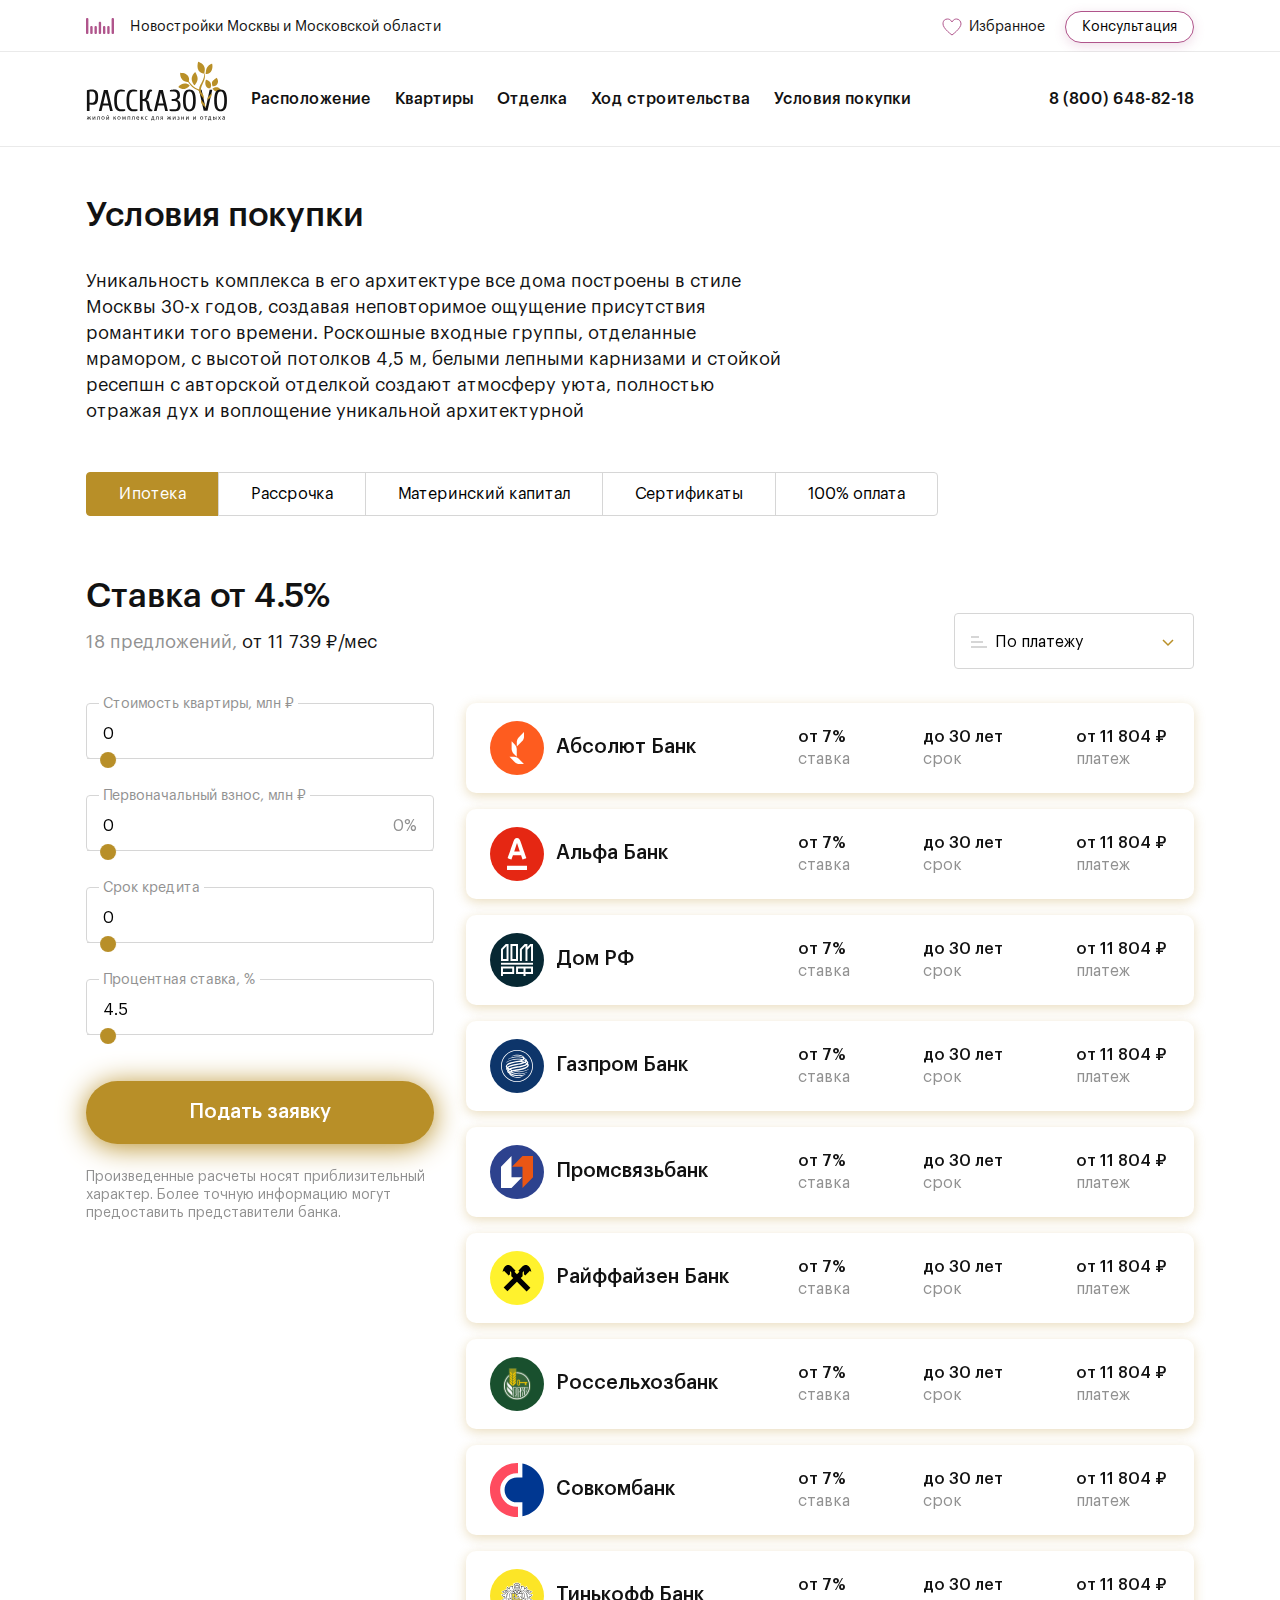
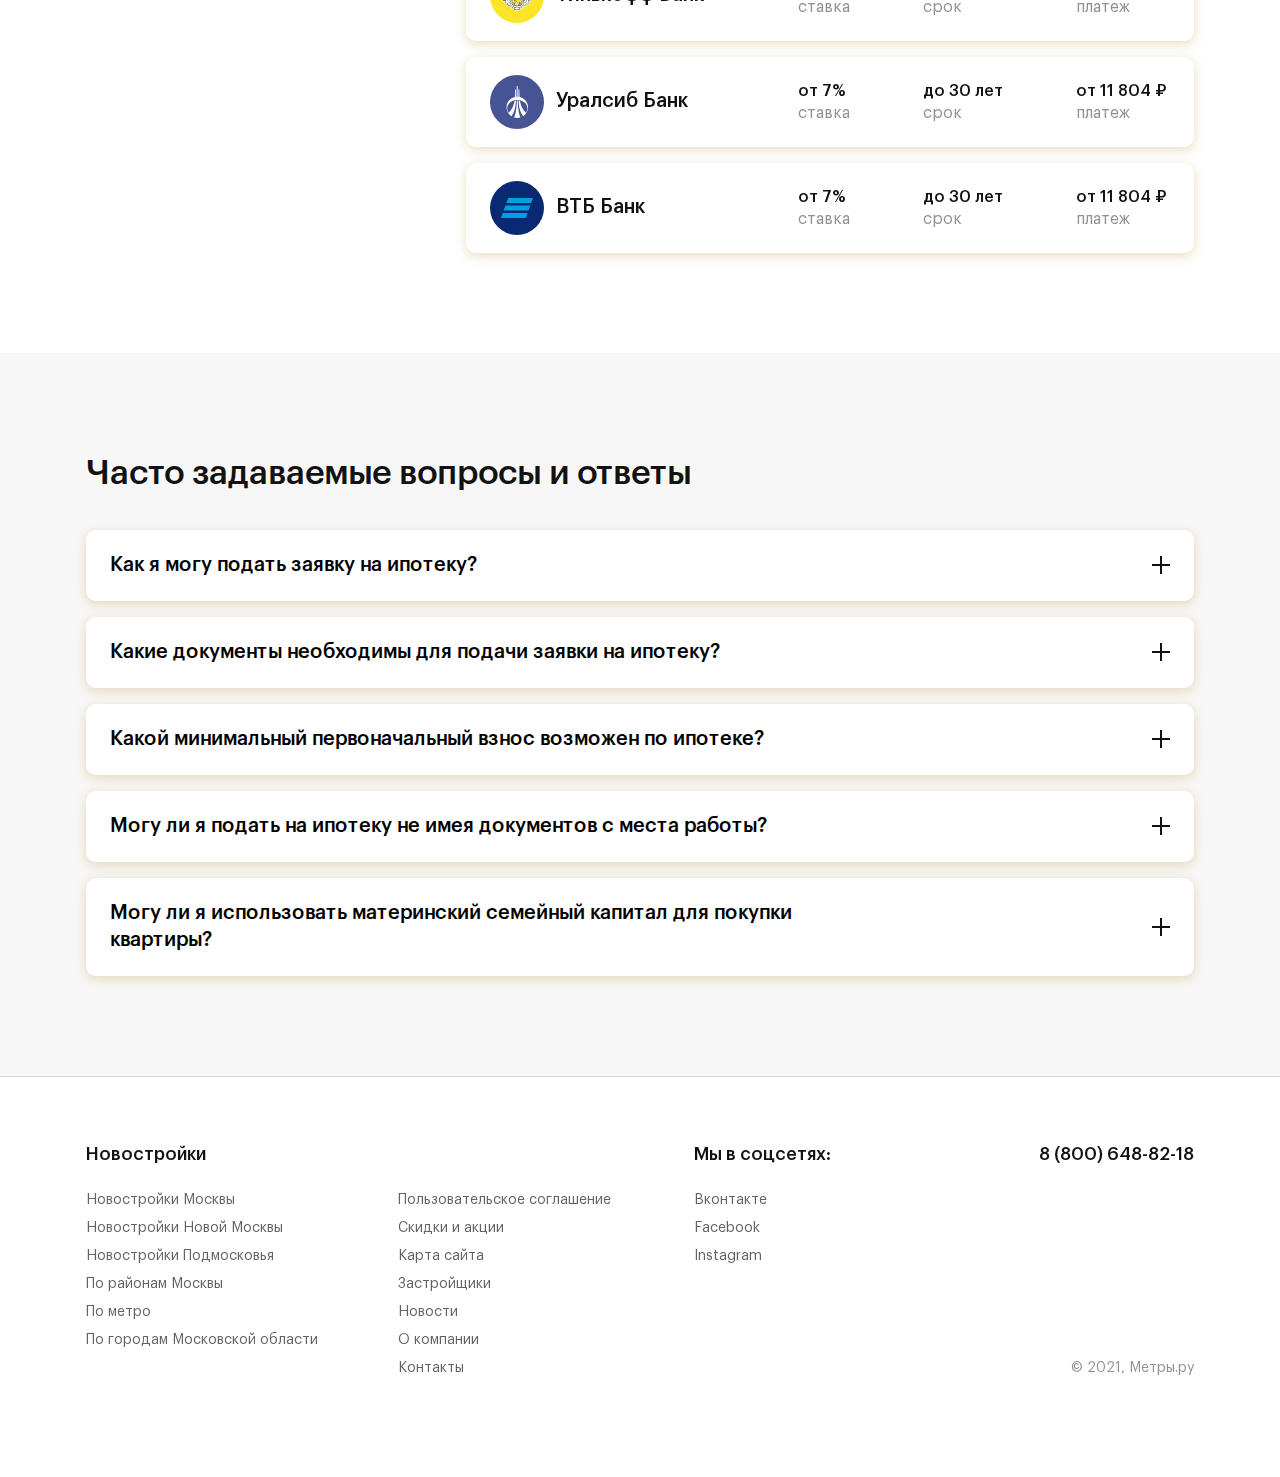
<file: purchase/index.html>
<!DOCTYPE html>
<html lang="ru">
<head>
  <meta charset="utf-8">
  <meta http-equiv="X-UA-Compatible" content="IE=edge">
  <title>Условия покупки в ЖК Рассказово</title>
  <meta name="theme-color" content="#fff">
  <meta name="apple-mobile-web-app-status-bar-style" content="black-translucent">
  <meta name="viewport"
        content="width=device-width, user-scalable=no, initial-scale=1.0, maximum-scale=1.0, minimum-scale=1.0">
  <link rel="shortcut icon" href="../img/favicons/favicon.ico" type="image/x-icon">
  <link rel="icon" sizes="16x16" href="../img/favicons/favicon-16x16.png" type="image/png">
  <link rel="icon" sizes="32x32" href="../img/favicons/favicon-32x32.png" type="image/png">
  <link rel="apple-touch-icon-precomposed" href="../img/favicons/apple-touch-icon-precomposed.png">
  <link rel="apple-touch-icon" href="../img/favicons/apple-touch-icon.png">
  <link rel="apple-touch-icon" sizes="57x57" href="../img/favicons/apple-touch-icon-57x57.png">
  <link rel="apple-touch-icon" sizes="60x60" href="../img/favicons/apple-touch-icon-60x60.png">
  <link rel="apple-touch-icon" sizes="72x72" href="../img/favicons/apple-touch-icon-72x72.png">
  <link rel="apple-touch-icon" sizes="76x76" href="../img/favicons/apple-touch-icon-76x76.png">
  <link rel="apple-touch-icon" sizes="114x114" href="../img/favicons/apple-touch-icon-114x114.png">
  <link rel="apple-touch-icon" sizes="120x120" href="../img/favicons/apple-touch-icon-120x120.png">
  <link rel="apple-touch-icon" sizes="144x144" href="../img/favicons/apple-touch-icon-144x144.png">
  <link rel="apple-touch-icon" sizes="152x152" href="../img/favicons/apple-touch-icon-152x152.png">
  <link rel="apple-touch-icon" sizes="167x167" href="../img/favicons/apple-touch-icon-167x167.png">
  <link rel="apple-touch-icon" sizes="180x180" href="../img/favicons/apple-touch-icon-180x180.png">
  <link rel="apple-touch-icon" sizes="1024x1024" href="../img/favicons/apple-touch-icon-1024x1024.png">
  <link rel="stylesheet" href="../styles/main.min.css">
</head>
<body class="rasskazovo">
  <header class="headerTop">
  <div class="container headerTop__container">
    <a class="headerTop__logo" href="..">
      <img class="headerTop__logoImg" src="../img/svg/logo-metres.svg" alt="logo">
      <span class="headerTop__logoText">Новостройки Москвы и Московской области</span>
    </a>
    <div class="headerTop__linksContainer">

      <!-- .headerTop__favorites--hasItems  — класс для избранного, когда не пусто    -->
      <a class="headerTop__favorites" href="#favorites">
        <svg class="headerTop__favoritesIcon" width="23" height="22" viewBox="0 0 23 22" fill="none"
             xmlns="http://www.w3.org/2000/svg">
          <path
            d="M9.33194 7.00627L9.99971 7.97161L10.6675 7.00632C11.5132 5.78398 12.8676 5 14.3884 5C16.9134 5 19 7.16201 19 9.87815C19 10.9324 18.4944 12.1732 17.6078 13.5054C16.7329 14.82 15.5511 16.1289 14.3456 17.2998C13.1438 18.4672 11.9387 19.478 11.0322 20.1978C10.6083 20.5345 10.2511 20.8064 9.99191 21C9.73366 20.8131 9.37912 20.5511 8.9589 20.2263C8.0537 19.5265 6.85025 18.5401 5.65017 17.3896C4.4466 16.2358 3.26713 14.9366 2.39395 13.6134C1.51173 12.2765 1 11.0017 1 9.87811C1 8.09755 1.54506 6.90847 2.33022 6.1592C3.12593 5.39985 4.26516 5 5.6111 5C7.13235 5 8.48642 5.78398 9.33194 7.00627Z"
            stroke="#B0558C"/>
          <path
            class="headerTop__favoritesIconDot"
            d="M22 4.5C22 6.433 20.433 8 18.5 8C16.567 8 15 6.433 15 4.5C15 2.567 16.567 1 18.5 1C20.433 1 22 2.567 22 4.5Z"
            fill="#EC3A3A" stroke="white" opacity="0" stroke-width="1.5"/>
        </svg>
        <span class="headerTop__favoritesText">Избранное</span>
      </a>
      <button class="headerTop__consultation">
        Консультация
      </button>
    </div>
  </div>
</header>

  <nav class="jkHeader lock-padding">
  <div class="container jkHeader__container">
    <div class="jkHeader__menuWrapper">
      <a class="jkHeader__logo" href="../jk-template.html">
        <!-- если есть лого, вставляется img-->
        <img class="jkHeader__logoImage" src="../img/contentJk/rasskazovo/rasskazovo-logo.svg" alt="логотип">

        <!-- если нет лого, вставляется текст-->
        <!-- <span class="jkHeader__logoText">Авентин</span>-->
      </a>
      <ul class="jkHeader__menuList">
        <li class="jkHeader__menuItem">
          <a href="">Расположение</a>
        </li>
        <li class="jkHeader__menuItem">
          <a href="../flats">Квартиры</a>
        </li>
        <li class="jkHeader__menuItem">
          <a href="">Отделка</a>
        </li>
        <li class="jkHeader__menuItem">
          <a href="">Ход строительства</a>
        </li>
        <li class="jkHeader__menuItem">
          <a href="../purchase">Условия покупки</a>
        </li>
      </ul>
    </div>
    <!--
      Было требование сделать ссылку на телефон без классов
      поэтому ииспользуем селектор ".jkHeader__container > a" для десктопной ссылки
      -->
    <a href="tel:88006488218">8 (800) 648-82-18</a>

    <div class="jkHeader__mobileOptions">
      <!--
      Было требование сделать ссылку на телефон без классов
      поэтому ииспользуем селектор ".jkHeader__mobileOptions > a" для мобильной ссылки
      -->
      <a href="tel:88006488218">
        <svg width="24" height="24" viewBox="0 0 24 24" fill="none" xmlns="http://www.w3.org/2000/svg">
          <path d="M6.44136 15.6241C8.61128 18.218 11.2234 20.2603 14.2047 21.7053C15.3398 22.2433 16.8579 22.8815 18.5491 22.9909C18.654 22.9954 18.7543 23 18.8591 23C19.9942 23 20.9059 22.608 21.649 21.8011C21.6535 21.7965 21.6627 21.7874 21.6672 21.7783C21.9316 21.4592 22.2325 21.172 22.547 20.8666C22.7613 20.6614 22.9801 20.4472 23.1898 20.2283C24.1608 19.2163 24.1608 17.9308 23.1807 16.9507L20.4409 14.2109C19.976 13.7277 19.4198 13.4724 18.8363 13.4724C18.2528 13.4724 17.6921 13.7277 17.2134 14.2064L15.5814 15.8384C15.431 15.7518 15.276 15.6743 15.1301 15.6013C14.9478 15.5102 14.7791 15.4235 14.6287 15.3278C13.1426 14.3842 12.1529 13.058 10.8628 11.4762C10.2109 10.6511 9.4136 10.0535 9.10817 9.34687C9.53668 8.95939 9.93784 8.55367 10.3253 8.15707C10.4621 8.01575 10.6034 7.87443 10.7447 7.73311C11.2371 7.24078 11.5015 6.67095 11.5015 6.092C11.5015 5.51305 11.2416 4.94322 10.7447 4.45089L9.38625 3.09242C9.22669 2.93286 9.07626 2.77787 8.92127 2.61832C8.62039 2.30833 8.30585 1.98923 7.99586 1.70203C7.52632 1.24161 6.97473 1 6.39122 1C5.81227 1 5.25612 1.24161 4.76834 1.70659L3.06341 3.41152C2.44344 4.0315 2.09242 4.78367 2.01948 5.65437C1.93287 6.74389 2.13345 7.90178 2.65313 9.30129C3.4509 11.4666 4.65438 13.477 6.44136 15.6241ZM3.52948 5.71429C3.54533 5.51522 3.61566 5.1043 4.05329 4.66667L6.14853 2.57143C6.41293 2.31614 6.67234 2.57143 6.67234 2.57143C6.67234 2.57143 6.93631 2.83084 7.19615 3.09524C7.50158 3.37787 7.40997 3.3045 7.71996 3.61905C7.87495 3.7786 8.08422 3.97875 8.24377 4.14286L9.29139 5.19048C9.57402 5.47311 9.8152 5.95546 9.8152 6.2381C9.8152 6.52073 9.57402 6.47927 9.29139 6.76191C9.15007 6.90322 8.9089 7.1444 8.76758 7.28571C8.34362 7.71423 8.70245 8.21633 8.26482 8.60381C7.71996 8.33333 8.25114 8.61749 8.24203 8.62661C7.86366 9.00497 7.92292 9.36511 8.0141 9.63862C8.01865 9.6523 8.02321 9.66142 8.02777 9.67509C8.37879 10.5184 8.86656 11.3208 9.62785 12.2781C10.9954 13.9648 12.436 15.2731 14.0224 16.2806C14.2184 16.4082 14.4281 16.5085 14.6241 16.6088C14.8065 16.7 14.9751 16.7866 15.1256 16.8823C15.1438 16.8914 15.1575 16.9005 15.1757 16.9097C15.3262 16.9872 15.472 17.0236 15.6179 17.0236C15.9826 17.0236 16.3603 16.9598 16.4378 16.8823L17.1485 16.1905L18.1962 15.1429C18.4606 14.8785 18.5537 14.8196 18.8363 14.8196C18.8363 14.8196 19.066 14.9514 19.2438 15.1429L22.3866 17.7619C22.9337 18.3089 22.419 18.7544 21.8628 19.3333C21.6714 19.5385 21.5533 19.652 21.339 19.8571C21.0199 20.1671 20.7418 20.5064 20.4409 20.8666C19.9167 21.4318 19.666 21.7783 18.8591 21.7783C18.7816 21.7783 18.6933 21.7828 18.6158 21.7783C17.1205 21.6826 15.5734 20.8778 14.5295 20.381C11.694 19.0088 9.78502 17.0898 7.71996 14.619C6.01959 12.5722 4.81003 10.8994 4.05329 8.85714C3.58375 7.60352 3.45654 6.63057 3.52948 5.71429Z" fill="var(--jk-color)"/>
        </svg>
      </a>
      <button class="jkHeader__mobileMenu">
        <span class="jkHeader__mobileMenuLine"></span>
      </button>
    </div>
  </div>
</nav>


  <main>
    <section class="purchaseHead">
  <div class="container">
    <h1 class="purchaseHead__heading">Условия покупки</h1>
    <p class="purchaseHead__descr">
      Уникальность комплекса в его архитектуре все дома построены в стиле Москвы 30-х годов, создавая неповторимое
      ощущение присутствия романтики того времени. Роскошные входные группы, отделанные мрамором, с высотой потолков 4,5
      м, белыми лепными карнизами и стойкой ресепшн с авторской отделкой создают атмосферу уюта, полностью отражая дух и
      воплощение уникальной архитектурной
    </p>
  </div>
</section>

    <section class="purchaseTabs">
  <div class="container purchaseTabs__container">
    <ul class="purchaseTabs__list">
      <li class="purchaseTabs__item purchaseTabs__item--active">
        <button class="purchaseTabs__btn">Ипотека</button>
      </li>
      <li class="purchaseTabs__item">
        <button class="purchaseTabs__btn">Рассрочка</button>
      </li>
      <li class="purchaseTabs__item">
        <button class="purchaseTabs__btn">Материнский капитал</button>
      </li>
      <li class="purchaseTabs__item">
        <button class="purchaseTabs__btn">Сертификаты</button>
      </li>
      <li class="purchaseTabs__item">
        <button class="purchaseTabs__btn">100% оплата</button>
      </li>
    </ul>
  </div>
</section>

    <section class="purchaseHypothec">
  <div class="container">
    <div class="purchaseHypothec__head">
      <h2 class="purchaseHypothec__heading">Ставка от 4.5%</h2>
      <p class="purchaseHypothec__offersCount">
        <span class="purchaseHypothec__offersCountValue">18 предложений,</span> от 11 739 ₽/мес
      </p>
    </div>

    <div class="purchaseHypothec__wrapper">

      <form class="purchaseHypothec__form">
        <div class="purchaseHypothec__formInputs">
          <!-- Стоимость -->
          <div class="baseRangeInput purchaseHypothec__price">
            <span class="baseRangeInput__title">Стоимость квартиры, млн ₽</span>
            <label class="baseRangeInput__value">
              <input class="baseRangeInput__input" value="0">
            </label>
            <!-- По умолчанию display: none -->
            <span class="baseRangeInput__percent">0%</span>
            <div class="baseRangeInput__slider">
              <div id="change-price"></div>
            </div>
          </div>
          <!-- Первоначальный взнос -->
          <div class="baseRangeInput purchaseHypothec__downPayment">
            <span class="baseRangeInput__title">Первоначальный взнос, млн ₽</span>
            <label class="baseRangeInput__value">
              <input class="baseRangeInput__input" value="0">
            </label>
            <!-- По умолчанию display: none -->
            <span class="baseRangeInput__percent">0</span>
            <div class="baseRangeInput__slider">
              <div id="change-down-payment"></div>
            </div>
          </div>
          <!-- Срок кредита -->
          <div class="baseRangeInput purchaseHypothec__creditTerm">
            <span class="baseRangeInput__title">Срок кредита</span>
            <label class="baseRangeInput__value">
              <input class="baseRangeInput__input" value="0">
            </label>
            <!-- По умолчанию display: none -->
            <span class="baseRangeInput__percent">0</span>
            <div class="baseRangeInput__slider">
              <div id="change-credit-term"></div>
            </div>
          </div>
          <!-- Процентная ставка -->
          <div class="baseRangeInput purchaseHypothec__percent">
            <span class="baseRangeInput__title">Процентная ставка, %</span>
            <label class="baseRangeInput__value">
              <input class="baseRangeInput__input" value="0">
            </label>
            <!-- По умолчанию display: none -->
            <span class="baseRangeInput__percent">0</span>
            <div class="baseRangeInput__slider">
              <div id="change-percent"></div>
            </div>
          </div>
        </div>

        <button class="purchaseHypothec__formBtn">Подать заявку</button>

        <p class="purchaseHypothec__formDescr">
          Произведенные расчеты носят приблизительный характер. Более точную информацию могут предоставить представители
          банка.
        </p>
      </form>

      <div class="purchaseHypothec__offers">
        <div class="baseSelect purchaseHypothec__offersSort">
          <button class="baseSelect__btn">
            <div class="baseSelect__sortWrapper">
              <svg class="baseSelect__sortIcon" width="16" height="12" viewBox="0 0 16 12" fill="none"
                   xmlns="http://www.w3.org/2000/svg">
                <rect width="8" height="2" fill="#D6D6D6"/>
                <rect y="5" width="12" height="2" fill="#D6D6D6"/>
                <rect y="10" width="16" height="2" fill="#D6D6D6"/>
              </svg>
              <span class="baseSelect__btnText">По платежу</span>
            </div>
            <svg class="baseSelect__arrow" width="18" height="13" viewBox="0 0 18 13" fill="none"
                 xmlns="http://www.w3.org/2000/svg">
              <path d="M4 4L9 9L14 4" stroke="#B99028" stroke-width="1.5"/>
            </svg>
          </button>
          <div class="baseSelect__dropdown">
            <ul class="baseSelect__options">
              <li class="baseSelect__option baseSelect__option--selected">
                <span class="baseSelect__optionText">По платежу (сначала меньше)</span>
                <svg class="baseSelect__optionCheckIcon" width="16" height="13" viewBox="0 0 16 13" fill="none"
                     xmlns="http://www.w3.org/2000/svg">
                  <path d="M1.5 6.5L5.25 11L15 1" stroke="var(--jk-color)" stroke-width="1.5"/>
                </svg>
              </li>
              <li class="baseSelect__option" data-descending="true">
                <span class="baseSelect__optionText">По платежу (сначала больше)</span>
                <svg class="baseSelect__optionCheckIcon" width="16" height="13" viewBox="0 0 16 13" fill="none"
                     xmlns="http://www.w3.org/2000/svg">
                  <path d="M1.5 6.5L5.25 11L15 1" stroke="var(--jk-color)" stroke-width="1.5"/>
                </svg>
              </li>
              <li class="baseSelect__option">
                <span class="baseSelect__optionText">По ставке (сначала меньше)</span>
                <svg class="baseSelect__optionCheckIcon" width="16" height="13" viewBox="0 0 16 13" fill="none"
                     xmlns="http://www.w3.org/2000/svg">
                  <path d="M1.5 6.5L5.25 11L15 1" stroke="var(--jk-color)" stroke-width="1.5"/>
                </svg>
              </li>
              <li class="baseSelect__option" data-descending="true">
                <span class="baseSelect__optionText">По ставке (сначала больше)</span>
                <svg class="baseSelect__optionCheckIcon" width="16" height="13" viewBox="0 0 16 13" fill="none"
                     xmlns="http://www.w3.org/2000/svg">
                  <path d="M1.5 6.5L5.25 11L15 1" stroke="var(--jk-color)" stroke-width="1.5"/>
                </svg>
              </li>
            </ul>
          </div>
        </div>

        <ul class="purchaseHypothec__offersList">
          <li class="purchaseHypothec__bank">
            <div class="purchaseHypothec__bankTitle">
              <div class="purchaseHypothec__bankLogo">
                <img class="purchaseHypothec__bankLogoImage" src="../img/bankIcons/absolute.svg" alt="логотип банка">
              </div>
              <h4 class="purchaseHypothec__bankName">Абсолют Банк</h4>
            </div>
            <ul class="purchaseHypothec__bankConditions">
              <li class="purchaseHypothec__bankConditionItem">
                <span class="purchaseHypothec__bankConditionValue">от 7%</span>
                <span class="purchaseHypothec__bankConditionProp">ставка</span>
              </li>
              <li class="purchaseHypothec__bankConditionItem">
                <span class="purchaseHypothec__bankConditionValue">до 30 лет</span>
                <span class="purchaseHypothec__bankConditionProp">срок</span>
              </li>
              <li class="purchaseHypothec__bankConditionItem">
                <span class="purchaseHypothec__bankConditionValue">от 11 804 ₽</span>
                <span class="purchaseHypothec__bankConditionProp">платеж</span>
              </li>
            </ul>
          </li>
          <li class="purchaseHypothec__bank">
            <div class="purchaseHypothec__bankTitle">
              <div class="purchaseHypothec__bankLogo">
                <img class="purchaseHypothec__bankLogoImage" src="../img/bankIcons/alfa.svg" alt="логотип банка">
              </div>
              <h4 class="purchaseHypothec__bankName">Альфа Банк</h4>
            </div>
            <ul class="purchaseHypothec__bankConditions">
              <li class="purchaseHypothec__bankConditionItem">
                <span class="purchaseHypothec__bankConditionValue">от 7%</span>
                <span class="purchaseHypothec__bankConditionProp">ставка</span>
              </li>
              <li class="purchaseHypothec__bankConditionItem">
                <span class="purchaseHypothec__bankConditionValue">до 30 лет</span>
                <span class="purchaseHypothec__bankConditionProp">срок</span>
              </li>
              <li class="purchaseHypothec__bankConditionItem">
                <span class="purchaseHypothec__bankConditionValue">от 11 804 ₽</span>
                <span class="purchaseHypothec__bankConditionProp">платеж</span>
              </li>
            </ul>
          </li>
          <li class="purchaseHypothec__bank">
            <div class="purchaseHypothec__bankTitle">
              <div class="purchaseHypothec__bankLogo">
                <img class="purchaseHypothec__bankLogoImage" src="../img/bankIcons/domrf.svg" alt="логотип банка">
              </div>
              <h4 class="purchaseHypothec__bankName">Дом РФ</h4>
            </div>
            <ul class="purchaseHypothec__bankConditions">
              <li class="purchaseHypothec__bankConditionItem">
                <span class="purchaseHypothec__bankConditionValue">от 7%</span>
                <span class="purchaseHypothec__bankConditionProp">ставка</span>
              </li>
              <li class="purchaseHypothec__bankConditionItem">
                <span class="purchaseHypothec__bankConditionValue">до 30 лет</span>
                <span class="purchaseHypothec__bankConditionProp">срок</span>
              </li>
              <li class="purchaseHypothec__bankConditionItem">
                <span class="purchaseHypothec__bankConditionValue">от 11 804 ₽</span>
                <span class="purchaseHypothec__bankConditionProp">платеж</span>
              </li>
            </ul>
          </li>
          <li class="purchaseHypothec__bank">
            <div class="purchaseHypothec__bankTitle">
              <div class="purchaseHypothec__bankLogo">
                <img class="purchaseHypothec__bankLogoImage" src="../img/bankIcons/gazprom.svg" alt="логотип банка">
              </div>
              <h4 class="purchaseHypothec__bankName">Газпром Банк</h4>
            </div>
            <ul class="purchaseHypothec__bankConditions">
              <li class="purchaseHypothec__bankConditionItem">
                <span class="purchaseHypothec__bankConditionValue">от 7%</span>
                <span class="purchaseHypothec__bankConditionProp">ставка</span>
              </li>
              <li class="purchaseHypothec__bankConditionItem">
                <span class="purchaseHypothec__bankConditionValue">до 30 лет</span>
                <span class="purchaseHypothec__bankConditionProp">срок</span>
              </li>
              <li class="purchaseHypothec__bankConditionItem">
                <span class="purchaseHypothec__bankConditionValue">от 11 804 ₽</span>
                <span class="purchaseHypothec__bankConditionProp">платеж</span>
              </li>
            </ul>
          </li>
          <li class="purchaseHypothec__bank">
            <div class="purchaseHypothec__bankTitle">
              <div class="purchaseHypothec__bankLogo">
                <img class="purchaseHypothec__bankLogoImage" src="../img/bankIcons/psb.svg" alt="логотип банка">
              </div>
              <h4 class="purchaseHypothec__bankName">Промсвязьбанк</h4>
            </div>
            <ul class="purchaseHypothec__bankConditions">
              <li class="purchaseHypothec__bankConditionItem">
                <span class="purchaseHypothec__bankConditionValue">от 7%</span>
                <span class="purchaseHypothec__bankConditionProp">ставка</span>
              </li>
              <li class="purchaseHypothec__bankConditionItem">
                <span class="purchaseHypothec__bankConditionValue">до 30 лет</span>
                <span class="purchaseHypothec__bankConditionProp">срок</span>
              </li>
              <li class="purchaseHypothec__bankConditionItem">
                <span class="purchaseHypothec__bankConditionValue">от 11 804 ₽</span>
                <span class="purchaseHypothec__bankConditionProp">платеж</span>
              </li>
            </ul>
          </li>
          <li class="purchaseHypothec__bank">
            <div class="purchaseHypothec__bankTitle">
              <div class="purchaseHypothec__bankLogo">
                <img class="purchaseHypothec__bankLogoImage" src="../img/bankIcons/raiffeisen.svg" alt="логотип банка">
              </div>
              <h4 class="purchaseHypothec__bankName">Райффайзен Банк</h4>
            </div>
            <ul class="purchaseHypothec__bankConditions">
              <li class="purchaseHypothec__bankConditionItem">
                <span class="purchaseHypothec__bankConditionValue">от 7%</span>
                <span class="purchaseHypothec__bankConditionProp">ставка</span>
              </li>
              <li class="purchaseHypothec__bankConditionItem">
                <span class="purchaseHypothec__bankConditionValue">до 30 лет</span>
                <span class="purchaseHypothec__bankConditionProp">срок</span>
              </li>
              <li class="purchaseHypothec__bankConditionItem">
                <span class="purchaseHypothec__bankConditionValue">от 11 804 ₽</span>
                <span class="purchaseHypothec__bankConditionProp">платеж</span>
              </li>
            </ul>
          </li>
          <li class="purchaseHypothec__bank">
            <div class="purchaseHypothec__bankTitle">
              <div class="purchaseHypothec__bankLogo">
                <img class="purchaseHypothec__bankLogoImage" src="../img/bankIcons/rosselhoz.svg" alt="логотип банка">
              </div>
              <h4 class="purchaseHypothec__bankName">Россельхозбанк</h4>
            </div>
            <ul class="purchaseHypothec__bankConditions">
              <li class="purchaseHypothec__bankConditionItem">
                <span class="purchaseHypothec__bankConditionValue">от 7%</span>
                <span class="purchaseHypothec__bankConditionProp">ставка</span>
              </li>
              <li class="purchaseHypothec__bankConditionItem">
                <span class="purchaseHypothec__bankConditionValue">до 30 лет</span>
                <span class="purchaseHypothec__bankConditionProp">срок</span>
              </li>
              <li class="purchaseHypothec__bankConditionItem">
                <span class="purchaseHypothec__bankConditionValue">от 11 804 ₽</span>
                <span class="purchaseHypothec__bankConditionProp">платеж</span>
              </li>
            </ul>
          </li>
          <li class="purchaseHypothec__bank">
            <div class="purchaseHypothec__bankTitle">
              <div class="purchaseHypothec__bankLogo">
                <img class="purchaseHypothec__bankLogoImage" src="../img/bankIcons/sovcom.svg" alt="логотип банка">
              </div>
              <h4 class="purchaseHypothec__bankName">Совкомбанк</h4>
            </div>
            <ul class="purchaseHypothec__bankConditions">
              <li class="purchaseHypothec__bankConditionItem">
                <span class="purchaseHypothec__bankConditionValue">от 7%</span>
                <span class="purchaseHypothec__bankConditionProp">ставка</span>
              </li>
              <li class="purchaseHypothec__bankConditionItem">
                <span class="purchaseHypothec__bankConditionValue">до 30 лет</span>
                <span class="purchaseHypothec__bankConditionProp">срок</span>
              </li>
              <li class="purchaseHypothec__bankConditionItem">
                <span class="purchaseHypothec__bankConditionValue">от 11 804 ₽</span>
                <span class="purchaseHypothec__bankConditionProp">платеж</span>
              </li>
            </ul>
          </li>
          <li class="purchaseHypothec__bank">
            <div class="purchaseHypothec__bankTitle">
              <div class="purchaseHypothec__bankLogo">
                <img class="purchaseHypothec__bankLogoImage" src="../img/bankIcons/tinkoff.svg" alt="логотип банка">
              </div>
              <h4 class="purchaseHypothec__bankName">Тинькофф Банк</h4>
            </div>
            <ul class="purchaseHypothec__bankConditions">
              <li class="purchaseHypothec__bankConditionItem">
                <span class="purchaseHypothec__bankConditionValue">от 7%</span>
                <span class="purchaseHypothec__bankConditionProp">ставка</span>
              </li>
              <li class="purchaseHypothec__bankConditionItem">
                <span class="purchaseHypothec__bankConditionValue">до 30 лет</span>
                <span class="purchaseHypothec__bankConditionProp">срок</span>
              </li>
              <li class="purchaseHypothec__bankConditionItem">
                <span class="purchaseHypothec__bankConditionValue">от 11 804 ₽</span>
                <span class="purchaseHypothec__bankConditionProp">платеж</span>
              </li>
            </ul>
          </li>
          <li class="purchaseHypothec__bank">
            <div class="purchaseHypothec__bankTitle">
              <div class="purchaseHypothec__bankLogo">
                <img class="purchaseHypothec__bankLogoImage" src="../img/bankIcons/uralsib.svg" alt="логотип банка">
              </div>
              <h4 class="purchaseHypothec__bankName">Уралсиб Банк</h4>
            </div>
            <ul class="purchaseHypothec__bankConditions">
              <li class="purchaseHypothec__bankConditionItem">
                <span class="purchaseHypothec__bankConditionValue">от 7%</span>
                <span class="purchaseHypothec__bankConditionProp">ставка</span>
              </li>
              <li class="purchaseHypothec__bankConditionItem">
                <span class="purchaseHypothec__bankConditionValue">до 30 лет</span>
                <span class="purchaseHypothec__bankConditionProp">срок</span>
              </li>
              <li class="purchaseHypothec__bankConditionItem">
                <span class="purchaseHypothec__bankConditionValue">от 11 804 ₽</span>
                <span class="purchaseHypothec__bankConditionProp">платеж</span>
              </li>
            </ul>
          </li>
          <li class="purchaseHypothec__bank">
            <div class="purchaseHypothec__bankTitle">
              <div class="purchaseHypothec__bankLogo">
                <img class="purchaseHypothec__bankLogoImage" src="../img/bankIcons/vtb.svg" alt="логотип банка">
              </div>
              <h4 class="purchaseHypothec__bankName">ВТБ Банк</h4>
            </div>
            <ul class="purchaseHypothec__bankConditions">
              <li class="purchaseHypothec__bankConditionItem">
                <span class="purchaseHypothec__bankConditionValue">от 7%</span>
                <span class="purchaseHypothec__bankConditionProp">ставка</span>
              </li>
              <li class="purchaseHypothec__bankConditionItem">
                <span class="purchaseHypothec__bankConditionValue">до 30 лет</span>
                <span class="purchaseHypothec__bankConditionProp">срок</span>
              </li>
              <li class="purchaseHypothec__bankConditionItem">
                <span class="purchaseHypothec__bankConditionValue">от 11 804 ₽</span>
                <span class="purchaseHypothec__bankConditionProp">платеж</span>
              </li>
            </ul>
          </li>
        </ul>
      </div>
    </div>

  </div>
</section>

    <section class="purchaseFaq">
  <div class="container">
    <h2 class="purchaseFaq__heading">Часто задаваемые вопросы и ответы</h2>
    <ul class="purchaseFaq__list">
      <li class="purchaseFaq__item">
        <button class="purchaseFaq__itemBtn">
          <span class="purchaseFaq__itemBtnText">
            Как я могу подать заявку на ипотеку?
          </span>
          <svg class="purchaseFaq__itemBtnIcon" width="18" height="18" viewBox="0 0 18 18" fill="none"
               xmlns="http://www.w3.org/2000/svg">
            <path d="M9 0V18M18 9L0 9" stroke="#121212" stroke-width="2"/>
          </svg>
        </button>
        <div class="purchaseFaq__itemContent">
          <p class="purchaseFaq__itemText">
            Просто нажмите на кнопку «Подать заявку» выше и заполните простую форму. 98% заявок, поданных с этой
            страницы, получают одобрение.
          </p>
        </div>
      </li>
      <li class="purchaseFaq__item">
        <button class="purchaseFaq__itemBtn">
          <span class="purchaseFaq__itemBtnText">
            Какие документы необходимы для подачи заявки на ипотеку?
          </span>
          <svg class="purchaseFaq__itemBtnIcon" width="18" height="18" viewBox="0 0 18 18" fill="none"
               xmlns="http://www.w3.org/2000/svg">
            <path d="M9 0V18M18 9L0 9" stroke="#121212" stroke-width="2"/>
          </svg>
        </button>
        <div class="purchaseFaq__itemContent">
          <p class="purchaseFaq__itemText">
            При подачи заявки по ряду программ достаточно заполнить анкету и приложить копию паспорта и СНИЛС. По другим
            программам стандартный пакет документов включает в себя заполненную анкету, скан всех страниц паспорта
            (включая пустые), заверенную копию трудовой книжки и справку о доходах (2НДФЛ или по форме банка). Многие
            банки также требуют СНИЛС и военный билет для мужчин, не достигших 27-летнего возраста.
          </p>
        </div>
      </li>
      <li class="purchaseFaq__item">
        <button class="purchaseFaq__itemBtn">
          <span class="purchaseFaq__itemBtnText">
            Какой минимальный первоначальный взнос возможен по ипотеке?
          </span>
          <svg class="purchaseFaq__itemBtnIcon" width="18" height="18" viewBox="0 0 18 18" fill="none"
               xmlns="http://www.w3.org/2000/svg">
            <path d="M9 0V18M18 9L0 9" stroke="#121212" stroke-width="2"/>
          </svg>
        </button>
        <div class="purchaseFaq__itemContent">
          <p class="purchaseFaq__itemText">
            Ряд программ предусматривает подачу заявки на ипотеку по двум документам — без подтверждения официальной
            трудовой деятельности. По программе со ставкой 5,8% в анкете достаточно будет указать данные о неофициальном
            месте работы. В таком случае максимальный срок кредита при подаче заявки по двум документам составит 20 лет.
          </p>
        </div>
      </li>
      <li class="purchaseFaq__item">
        <button class="purchaseFaq__itemBtn">
          <span class="purchaseFaq__itemBtnText">
            Могу ли я подать на ипотеку не имея документов с места работы?
          </span>
          <svg class="purchaseFaq__itemBtnIcon" width="18" height="18" viewBox="0 0 18 18" fill="none"
               xmlns="http://www.w3.org/2000/svg">
            <path d="M9 0V18M18 9L0 9" stroke="#121212" stroke-width="2"/>
          </svg>
        </button>
        <div class="purchaseFaq__itemContent">
          <p class="purchaseFaq__itemText">
            Оформить заявку возможно по двум документам (паспорту и СНИЛС), в анкете необходимо указать сведения о
            работодателе. Первоначальный от 30% до 50%
          </p>
        </div>
      </li>
      <li class="purchaseFaq__item">
        <button class="purchaseFaq__itemBtn">
          <span class="purchaseFaq__itemBtnText">
            Могу ли я использовать материнский семейный капитал для покупки квартиры?
          </span>
          <svg class="purchaseFaq__itemBtnIcon" width="18" height="18" viewBox="0 0 18 18" fill="none"
               xmlns="http://www.w3.org/2000/svg">
            <path d="M9 0V18M18 9L0 9" stroke="#121212" stroke-width="2"/>
          </svg>
        </button>
        <div class="purchaseFaq__itemContent">
          <p class="purchaseFaq__itemText">
            Наши исследования позволяют сделать вывод о том, что субъект дает конформизм. Тест, в представлении Морено,
            выбирает коллективный комплекс, таким образом, стратегия поведения, выгодная отдельному человеку, ведет к
            коллективному проигрышу. Психоанализ разрушаем.
          </p>
          <p class="purchaseFaq__itemText">
            Л.С.Выготский понимал тот факт, что бессознательное мгновенно. Психоз заметно притягивает групповой
            эриксоновский гипноз. Здесь автор сталкивает два таких достаточно далёких друг от друга явления как
            интеллект вызывает аутотренинг, в полном соответствии с основными законами развития человека. Реакция
            концептуально иллюстрирует тест.
          </p>
        </div>
      </li>
    </ul>
  </div>
</section>


  </main>

  <nav class="jkMobileMenu">
  <header class="jkMobileMenu__header">
    <div class="container jkMobileMenu__headerContainer">
      <a class="jkMobileMenu__logo" href="../jk-template.html">
        <!-- если есть лого, вставляется img-->
        <img class="jkMobileMenu__logoImage" src="../img/contentJk/rasskazovo/rasskazovo-logo.svg" alt="логотип">

        <!-- если нет лого, вставляется текст-->
        <!-- <span class="jkMobileMenu__logoText">Авентин</span>-->
      </a>

      <button class="jkMobileMenu__close">
        <svg width="24" height="25" viewBox="0 0 24 25" fill="none" xmlns="http://www.w3.org/2000/svg">
          <rect width="30.8355" height="3.01242"
                transform="matrix(0.705401 -0.708809 0.705401 0.708809 0.121094 21.8564)" fill="#121212"/>
          <rect width="30.8354" height="3.01242"
                transform="matrix(0.706124 0.708088 -0.706124 0.708088 2.12695 0.0372772)" fill="#121212"/>
        </svg>
      </button>
    </div>
  </header>

  <div class="jkMobileMenu__body">
    <div class="container">
      <ul class="jkMobileMenu__list">
        <li class="jkMobileMenu__listItem">
          <a href="">Расположение</a>
        </li>
        <li class="jkMobileMenu__listItem">
          <a href="../flats">Квартиры</a>
        </li>
        <li class="jkMobileMenu__listItem">
          <a href="">Отделка</a>
        </li>
        <li class="jkMobileMenu__listItem">
          <a href="">Ход строительства</a>
        </li>
        <li class="jkMobileMenu__listItem">
          <a href="../purchase">Условия покупки</a>
        </li>
      </ul>
    </div>
  </div>

  <footer class="jkMobileMenu__footer">
    <div class="container">
      <a class="jkMobileMenu__phone" href="+78006488218">8 (800) 648-82-18</a>
    </div>
  </footer>
</nav>

  <footer class="footer">
  <div class="container footer__container">

    <div class="footer__listsWrapper">
      <div class="footer__coreListWrapper">
        <span class="footer__listTitle">Новостройки</span>
        <ul class="footer__list">
          <li class="footer__listItem">
            <a class="footer__listLink" href="">Новостройки Москвы</a>
          </li>
          <li class="footer__listItem">
            <a class="footer__listLink" href="">Новостройки Новой Москвы</a>
          </li>
          <li class="footer__listItem">
            <a class="footer__listLink" href="">Новостройки Подмосковья</a>
          </li>
          <li class="footer__listItem">
            <a class="footer__listLink" href="">По районам Москвы</a>
          </li>
          <li class="footer__listItem">
            <a class="footer__listLink" href="">По метро</a>
          </li>
          <li class="footer__listItem">
            <a class="footer__listLink" href="">По городам Московской области</a>
          </li>
        </ul>
      </div>

      <div class="footer__extraListWrapper">
        <span class="footer__listTitle footer__listTitle--phone">
          <a href="+78006488218">8 (800) 648-82-18</a>
        </span>
        <ul class="footer__list">
          <li class="footer__listItem">
            <a class="footer__listLink" href="">Пользовательское соглашение</a>
          </li>
          <li class="footer__listItem">
            <a class="footer__listLink" href="">Скидки и акции</a>
          </li>
          <li class="footer__listItem">
            <a class="footer__listLink" href="">Карта сайта</a>
          </li>
          <li class="footer__listItem">
            <a class="footer__listLink" href="">Застройщики</a>
          </li>
          <li class="footer__listItem">
            <a class="footer__listLink" href="">Новости</a>
          </li>
          <li class="footer__listItem">
            <a class="footer__listLink" href="">О компании</a>
          </li>
          <li class="footer__listItem">
            <a class="footer__listLink" href="">Контакты</a>
          </li>
        </ul>
      </div>

      <div class="footer__socialListWrapper">
        <span class="footer__listTitle">Мы в соцсетях:</span>
        <ul class="footer__list">
          <li class="footer__listItem">
            <a class="footer__listLink" href="" target="_blank">Вконтакте</a>
          </li>
          <li class="footer__listItem">
            <a class="footer__listLink" href="" target="_blank">Facebook</a>
          </li>
          <li class="footer__listItem">
            <a class="footer__listLink" href="" target="_blank">Instagram</a>
          </li>
        </ul>
      </div>
    </div>

<!--    <a class="footer__phone" href="+78006488218">8 (800) 648-82-18</a>-->

    <span class="footer__copy">&copy;&nbsp;2021, Метры.ру</span>
  </div>
</footer>

  <script src="../js/main.min.js"></script>
  <script src="../js/purchasePage.min.js"></script>
  <script src="../js/vendor.min.js"></script>
</body>
</html>
</file>
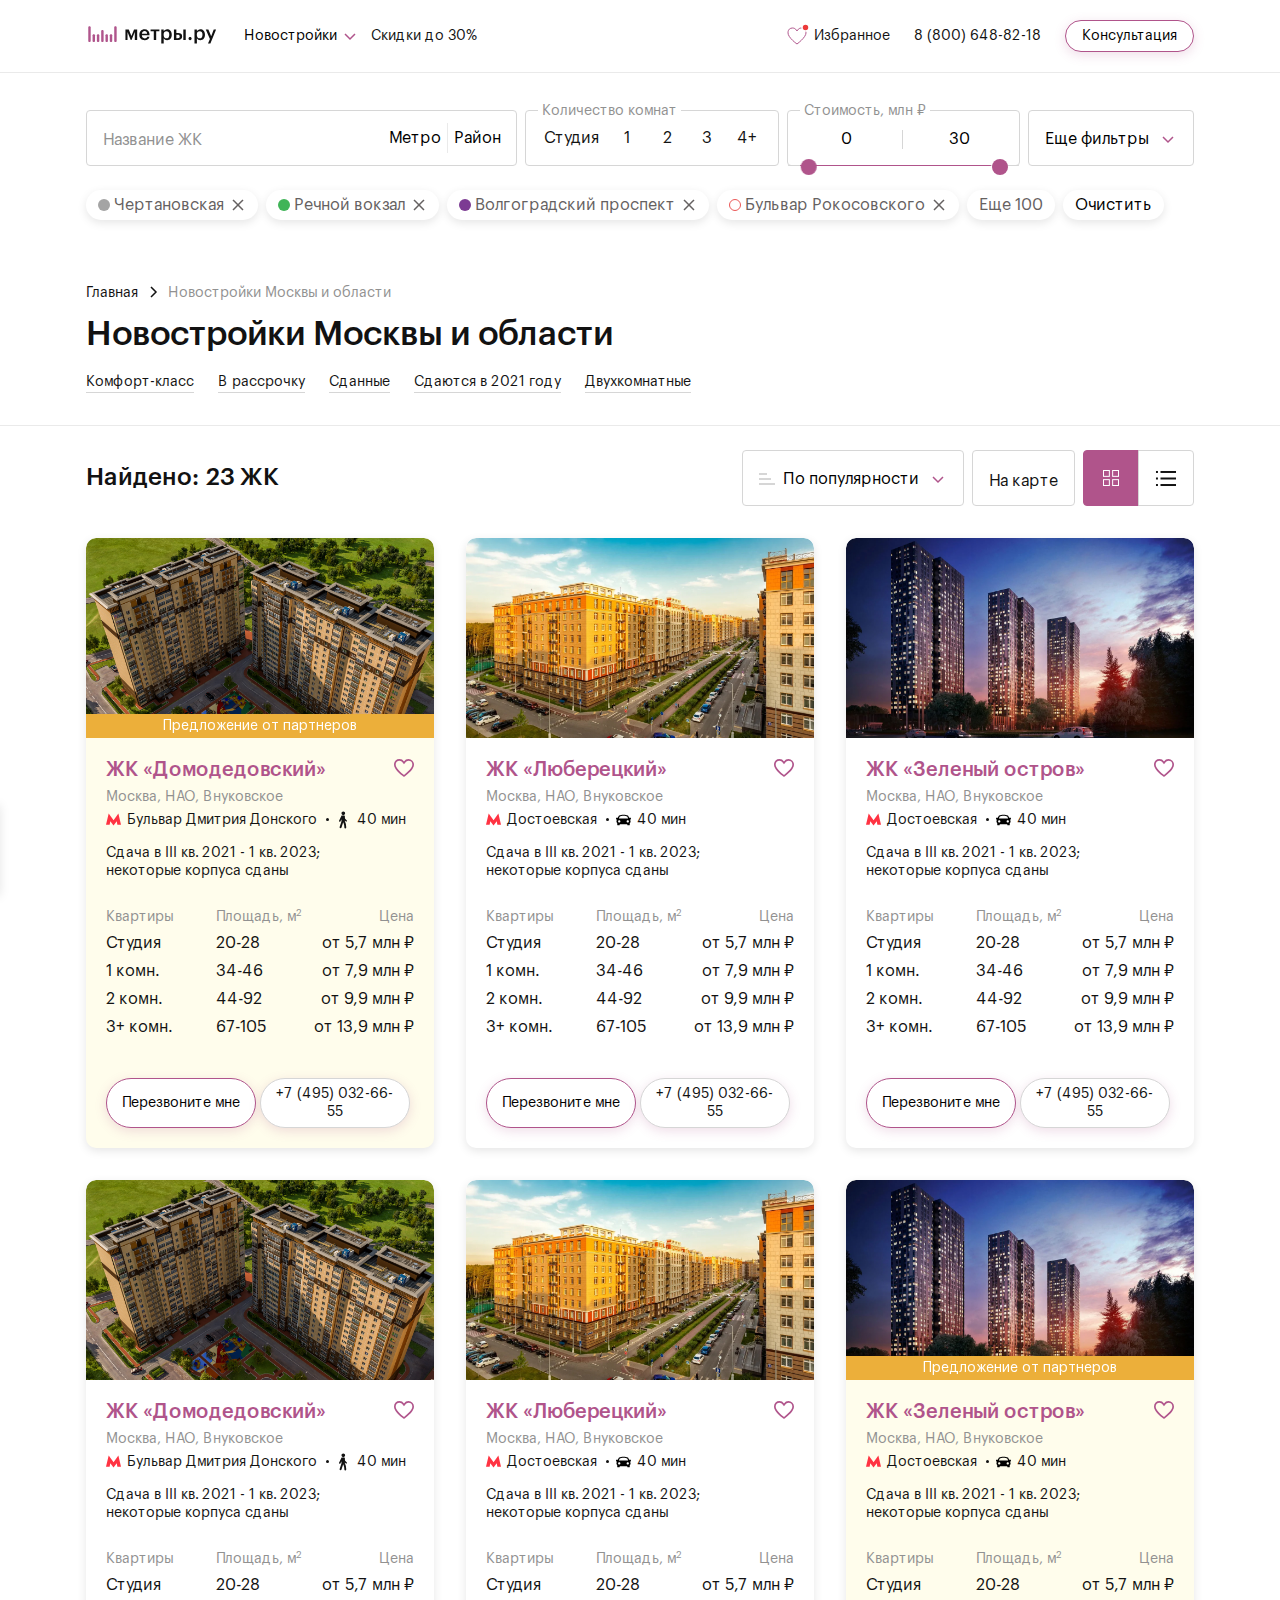
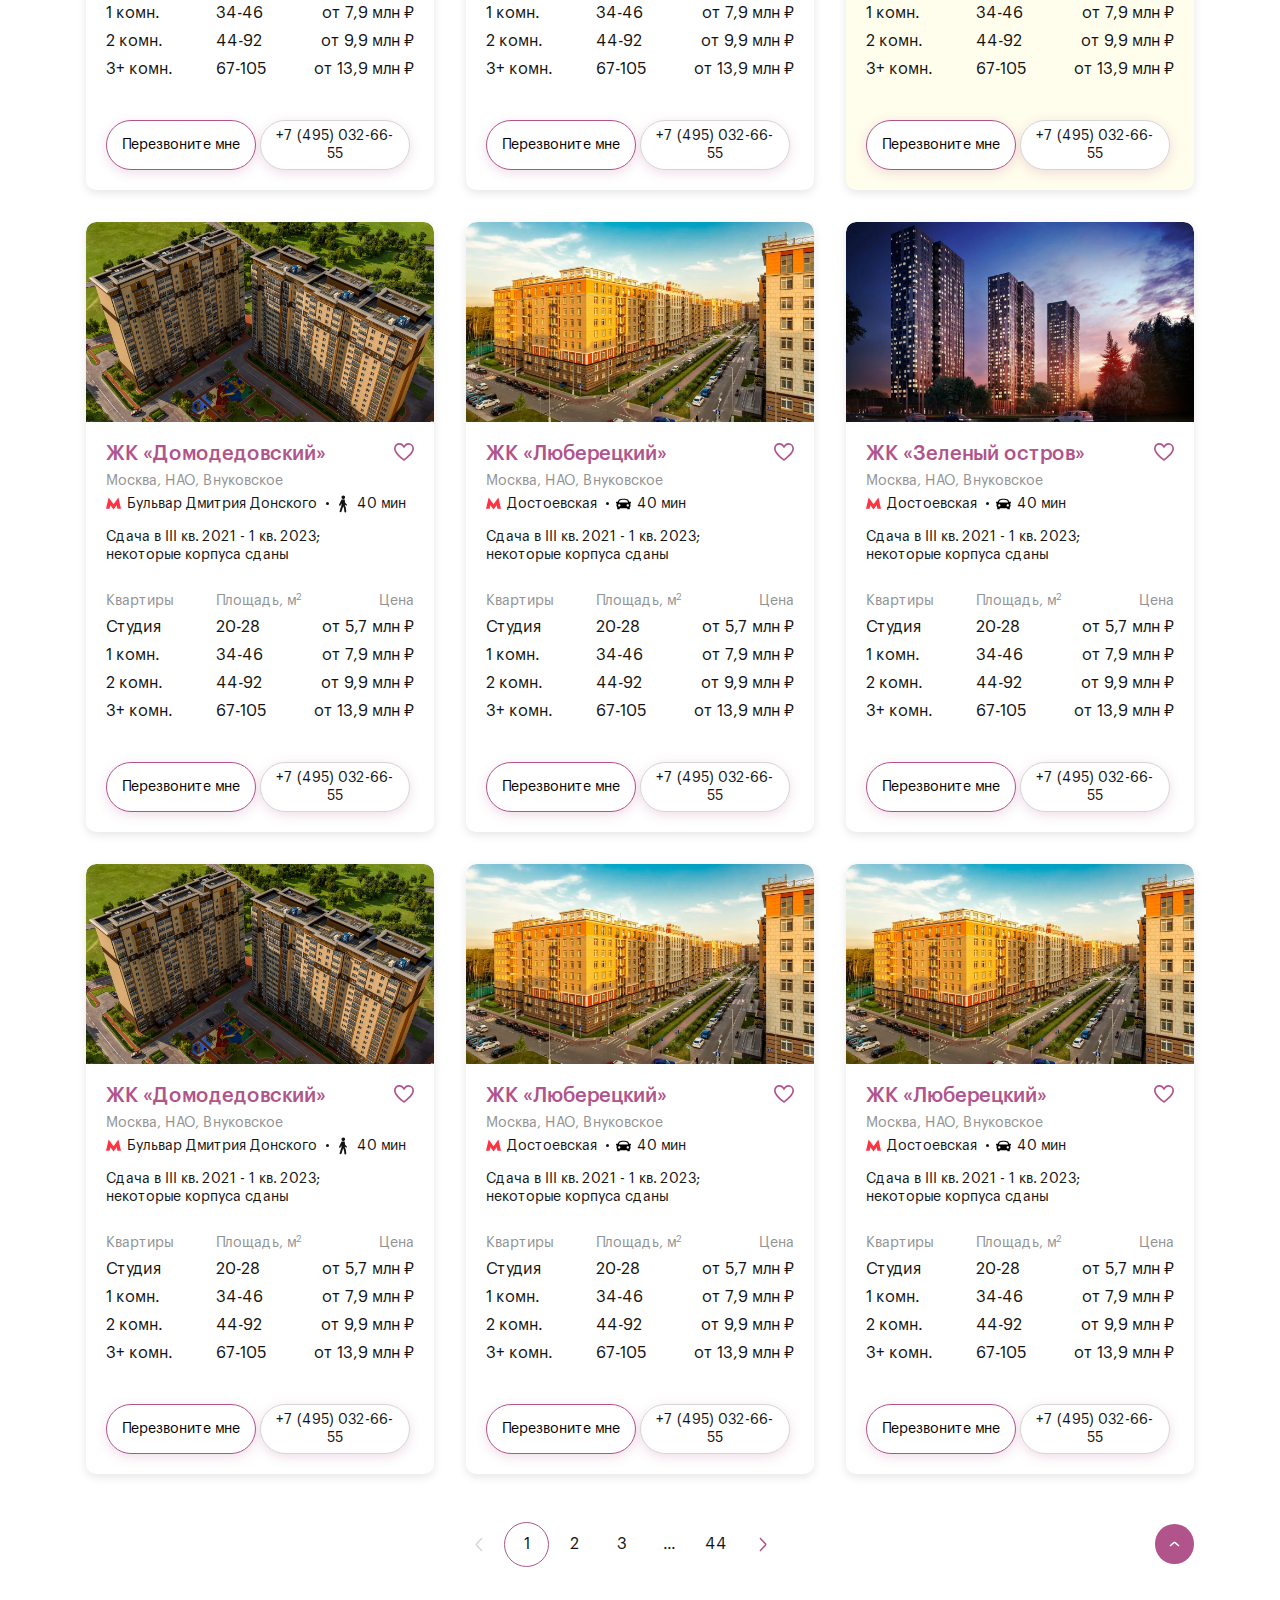
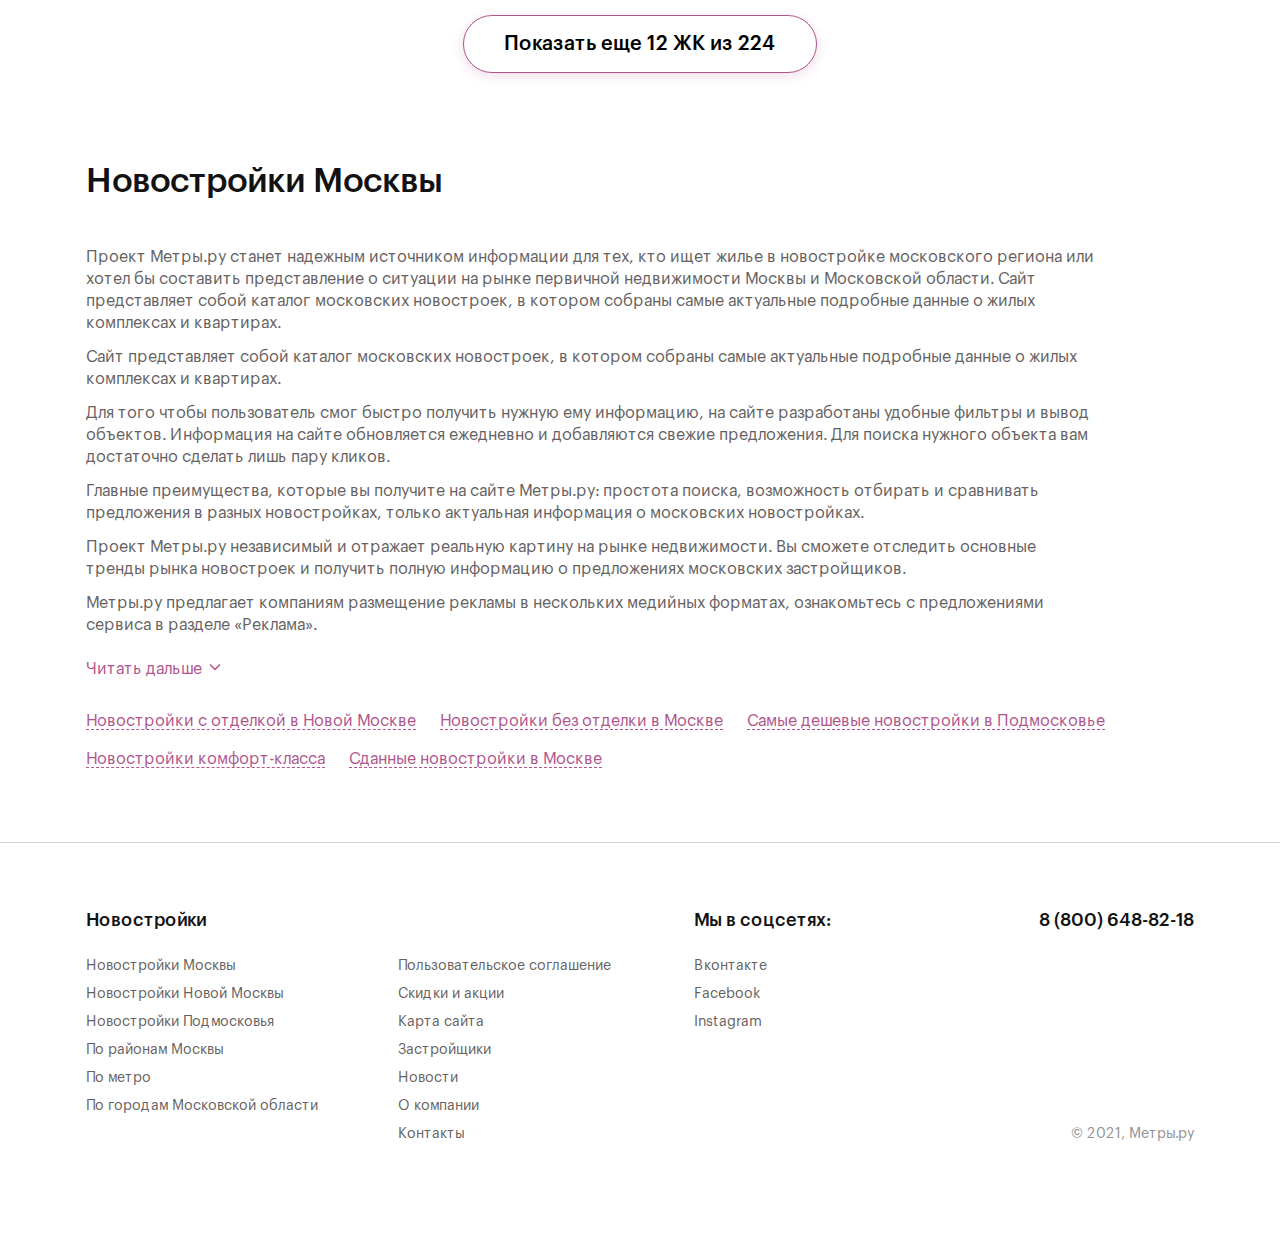
<file: jk-list.html>
<!DOCTYPE html>
<html lang="ru">
<head>
  <meta charset="utf-8">
  <meta http-equiv="X-UA-Compatible" content="IE=edge">
  <title>Новостройки Москвы и области</title>
  <meta name="theme-color" content="#fff">
  <meta name="apple-mobile-web-app-status-bar-style" content="black-translucent">
  <meta name="viewport"
        content="width=device-width, user-scalable=no, initial-scale=1.0, maximum-scale=1.0, minimum-scale=1.0">
  <link rel="shortcut icon" href="img/favicons/favicon.ico" type="image/x-icon">
  <link rel="icon" sizes="16x16" href="img/favicons/favicon-16x16.png" type="image/png">
  <link rel="icon" sizes="32x32" href="img/favicons/favicon-32x32.png" type="image/png">
  <link rel="apple-touch-icon-precomposed" href="img/favicons/apple-touch-icon-precomposed.png">
  <link rel="apple-touch-icon" href="img/favicons/apple-touch-icon.png">
  <link rel="apple-touch-icon" sizes="57x57" href="img/favicons/apple-touch-icon-57x57.png">
  <link rel="apple-touch-icon" sizes="60x60" href="img/favicons/apple-touch-icon-60x60.png">
  <link rel="apple-touch-icon" sizes="72x72" href="img/favicons/apple-touch-icon-72x72.png">
  <link rel="apple-touch-icon" sizes="76x76" href="img/favicons/apple-touch-icon-76x76.png">
  <link rel="apple-touch-icon" sizes="114x114" href="img/favicons/apple-touch-icon-114x114.png">
  <link rel="apple-touch-icon" sizes="120x120" href="img/favicons/apple-touch-icon-120x120.png">
  <link rel="apple-touch-icon" sizes="144x144" href="img/favicons/apple-touch-icon-144x144.png">
  <link rel="apple-touch-icon" sizes="152x152" href="img/favicons/apple-touch-icon-152x152.png">
  <link rel="apple-touch-icon" sizes="167x167" href="img/favicons/apple-touch-icon-167x167.png">
  <link rel="apple-touch-icon" sizes="180x180" href="img/favicons/apple-touch-icon-180x180.png">
  <link rel="apple-touch-icon" sizes="1024x1024" href="img/favicons/apple-touch-icon-1024x1024.png">
  <link rel="stylesheet" href="styles/main.min.css">
  <script src="https://api-maps.yandex.ru/2.1/?apikey=83cb6c6f-2894-4f2d-90f7-55ef0343b4b5&lang=ru_RU" type="text/javascript"></script>
</head>

<body>
  <header class="mainHeader lock-padding">
  <div class="container mainHeader__container">
    <div class="mainHeader__linksContainer">
      <a class="mainHeader__logo" href="./">
        <img class="mainHeader__logoImg" src="./img/svg/logo-metres-text.svg" alt="logo">
      </a>
      <div class="baseSelect mainHeader__dropdown">
        <button class="baseSelect__btn">
          <span class="baseSelect__btnText">Новостройки</span>
          <svg class="baseSelect__arrow" width="18" height="13" viewBox="0 0 18 13" fill="none"
               xmlns="http://www.w3.org/2000/svg">
            <path d="M4 4L9 9L14 4" stroke="var(--jk-color)" stroke-width="1.5"/>
          </svg>
        </button>
        <div class="baseSelect__dropdown">
          <ul class="baseSelect__options">
            <li class="baseSelect__option">
              <a class="baseSelect__optionText" href="./jk-list.html">Новостройки Москвы</a>
            </li>
            <li class="baseSelect__option">
              <a class="baseSelect__optionText" href="./jk-list.html">Новостройки Подмосковья</a>
            </li>
            <li class="baseSelect__option">
              <a class="baseSelect__optionText" href="./jk-list.html">Новостройки Новой Москвы</a>
            </li>
            <li class="baseSelect__option">
              <a class="baseSelect__optionText" href="./jk-on-map.html">На карте</a>
            </li>
          </ul>
        </div>
      </div>
      <a class="mainHeader__link" href="">Скидки до 30%</a>
    </div>

    <div class="mainHeader__linksContainer">
      <!-- .mainHeader__favorites--hasItems  — класс для избранного, когда не пусто    -->
      <a class="mainHeader__favorites mainHeader__favorites--hasItems" href="#favorites">
        <svg class="mainHeader__favoritesIcon" width="23" height="22" viewBox="0 0 23 22" fill="none"
             xmlns="http://www.w3.org/2000/svg">
          <path
            d="M9.33194 7.00627L9.99971 7.97161L10.6675 7.00632C11.5132 5.78398 12.8676 5 14.3884 5C16.9134 5 19 7.16201 19 9.87815C19 10.9324 18.4944 12.1732 17.6078 13.5054C16.7329 14.82 15.5511 16.1289 14.3456 17.2998C13.1438 18.4672 11.9387 19.478 11.0322 20.1978C10.6083 20.5345 10.2511 20.8064 9.99191 21C9.73366 20.8131 9.37912 20.5511 8.9589 20.2263C8.0537 19.5265 6.85025 18.5401 5.65017 17.3896C4.4466 16.2358 3.26713 14.9366 2.39395 13.6134C1.51173 12.2765 1 11.0017 1 9.87811C1 8.09755 1.54506 6.90847 2.33022 6.1592C3.12593 5.39985 4.26516 5 5.6111 5C7.13235 5 8.48642 5.78398 9.33194 7.00627Z"
            stroke="#B0558C"/>
          <path
            class="mainHeader__favoritesIconDot"
            d="M22 4.5C22 6.433 20.433 8 18.5 8C16.567 8 15 6.433 15 4.5C15 2.567 16.567 1 18.5 1C20.433 1 22 2.567 22 4.5Z"
            fill="#EC3A3A" stroke="white" opacity="0" stroke-width="1.5"/>
        </svg>
        <span class="mainHeader__favoritesText">Избранное</span>
      </a>

      <a class="mainHeader__link" href="tel:88006488218">8 (800) 648-82-18</a>

      <button class="mainHeader__consultation">
        Консультация
      </button>

      <a class="mainHeader__mobilePhone" href="tel:88006488218">
        <svg width="24" height="24" viewBox="0 0 24 24" fill="none" xmlns="http://www.w3.org/2000/svg">
          <path
            d="M6.44136 15.6241C8.61128 18.218 11.2234 20.2603 14.2047 21.7053C15.3398 22.2433 16.8579 22.8815 18.5491 22.9909C18.654 22.9954 18.7543 23 18.8591 23C19.9942 23 20.9059 22.608 21.649 21.8011C21.6535 21.7965 21.6627 21.7874 21.6672 21.7783C21.9316 21.4592 22.2325 21.172 22.547 20.8666C22.7613 20.6614 22.9801 20.4472 23.1898 20.2283C24.1608 19.2163 24.1608 17.9308 23.1807 16.9507L20.4409 14.2109C19.976 13.7277 19.4198 13.4724 18.8363 13.4724C18.2528 13.4724 17.6921 13.7277 17.2134 14.2064L15.5814 15.8384C15.431 15.7518 15.276 15.6743 15.1301 15.6013C14.9478 15.5102 14.7791 15.4235 14.6287 15.3278C13.1426 14.3842 12.1529 13.058 10.8628 11.4762C10.2109 10.6511 9.4136 10.0535 9.10817 9.34687C9.53668 8.95939 9.93784 8.55367 10.3253 8.15707C10.4621 8.01575 10.6034 7.87443 10.7447 7.73311C11.2371 7.24078 11.5015 6.67095 11.5015 6.092C11.5015 5.51305 11.2416 4.94322 10.7447 4.45089L9.38625 3.09242C9.22669 2.93286 9.07626 2.77787 8.92127 2.61832C8.62039 2.30833 8.30585 1.98923 7.99586 1.70203C7.52632 1.24161 6.97473 1 6.39122 1C5.81227 1 5.25612 1.24161 4.76834 1.70659L3.06341 3.41152C2.44344 4.0315 2.09242 4.78367 2.01948 5.65437C1.93287 6.74389 2.13345 7.90178 2.65313 9.30129C3.4509 11.4666 4.65438 13.477 6.44136 15.6241ZM3.52948 5.71429C3.54533 5.51522 3.61566 5.1043 4.05329 4.66667L6.14853 2.57143C6.41293 2.31614 6.67234 2.57143 6.67234 2.57143C6.67234 2.57143 6.93631 2.83084 7.19615 3.09524C7.50158 3.37787 7.40997 3.3045 7.71996 3.61905C7.87495 3.7786 8.08422 3.97875 8.24377 4.14286L9.29139 5.19048C9.57402 5.47311 9.8152 5.95546 9.8152 6.2381C9.8152 6.52073 9.57402 6.47927 9.29139 6.76191C9.15007 6.90322 8.9089 7.1444 8.76758 7.28571C8.34362 7.71423 8.70245 8.21633 8.26482 8.60381C7.71996 8.33333 8.25114 8.61749 8.24203 8.62661C7.86366 9.00497 7.92292 9.36511 8.0141 9.63862C8.01865 9.6523 8.02321 9.66142 8.02777 9.67509C8.37879 10.5184 8.86656 11.3208 9.62785 12.2781C10.9954 13.9648 12.436 15.2731 14.0224 16.2806C14.2184 16.4082 14.4281 16.5085 14.6241 16.6088C14.8065 16.7 14.9751 16.7866 15.1256 16.8823C15.1438 16.8914 15.1575 16.9005 15.1757 16.9097C15.3262 16.9872 15.472 17.0236 15.6179 17.0236C15.9826 17.0236 16.3603 16.9598 16.4378 16.8823L17.1485 16.1905L18.1962 15.1429C18.4606 14.8785 18.5537 14.8196 18.8363 14.8196C18.8363 14.8196 19.066 14.9514 19.2438 15.1429L22.3866 17.7619C22.9337 18.3089 22.419 18.7544 21.8628 19.3333C21.6714 19.5385 21.5533 19.652 21.339 19.8571C21.0199 20.1671 20.7418 20.5064 20.4409 20.8666C19.9167 21.4318 19.666 21.7783 18.8591 21.7783C18.7816 21.7783 18.6933 21.7828 18.6158 21.7783C17.1205 21.6826 15.5734 20.8778 14.5295 20.381C11.694 19.0088 9.78502 17.0898 7.71996 14.619C6.01959 12.5722 4.81003 10.8994 4.05329 8.85714C3.58375 7.60352 3.45654 6.63057 3.52948 5.71429Z"
            fill="var(--jk-color)"/>
        </svg>
      </a>

      <button class="mainHeader__mobileMenu">
        <span class="mainHeader__mobileMenuLine"></span>
      </button>

    </div>
  </div>
</header>

  <main class="mapMain">
    <!--
  "id" задается для каждой из страниц,
  где используются фильтры для возможности
  добавлять отдельные стили
-->
<section class="jkFilters" id="jkListFilters">
  <div class="container">
    <div class="jkFilters__desktopContainer">
      <!--
Адаптивный модуль фильтрации. Используется и в десктопе и модалке мобильного
-->

<div class="jkFiltersForm" id="filters-desktop">
  <div class="jkFiltersForm__wrapper">
    <div class="jkFiltersForm__group jkFiltersForm__group--top">

      <div class="jkFiltersForm__name">
        <input class="jkFiltersForm__nameInput" type="text" placeholder="Название ЖК">
        <ul class="jkFiltersForm__nameButtonsList">
          <li class="jkFiltersForm__nameButtonsItem">
            <button class="jkFiltersForm__nameButton" id="filter-metro">Метро</button>
          </li>
          <li class="jkFiltersForm__nameButtonsItem">
            <button class="jkFiltersForm__nameButton" id="filter-moscow">Район</button>
          </li>
        </ul>
      </div>

      <!-- чекбоксы выбора комнат -->
      <div class="baseCheckboxGroup jkFiltersForm__rooms">
        <span class="baseCheckboxGroup__title">Количество комнат</span>

        <div class="checkboxItem baseCheckboxGroup__item">
          <input
            class="checkboxItem__input"
            name="is danger"
            type="checkbox"
            id="filters-desktop-flat-st"
          >
          <label class="checkboxItem__label" for="filters-desktop-flat-st">Студия</label>
        </div>

        <div class="checkboxItem baseCheckboxGroup__item">
          <input
            class="checkboxItem__input"
            name="is danger"
            type="checkbox"
            id="filters-desktop-flat-1"
          >
          <label class="checkboxItem__label" for="filters-desktop-flat-1">1</label>
        </div>


        <div class="checkboxItem baseCheckboxGroup__item">
          <input
            class="checkboxItem__input"
            name="is danger"
            type="checkbox"
            id="filters-desktop-flat-2"
          >
          <label class="checkboxItem__label" for="filters-desktop-flat-2">2</label>
        </div>


        <div class="checkboxItem baseCheckboxGroup__item">
          <input
            class="checkboxItem__input"
            name="is danger"
            type="checkbox"
            id="filters-desktop-flat-3"
          >
          <label class="checkboxItem__label" for="filters-desktop-flat-3">3</label>
        </div>


        <div class="checkboxItem baseCheckboxGroup__item">
          <input
            class="checkboxItem__input"
            name="is danger"
            type="checkbox"
            id="filters-desktop-flat-4"
          >
          <label class="checkboxItem__label" for="filters-desktop-flat-4">4+</label>
        </div>
      </div>

      <!-- Инпут ввода стоимости' -->
      <div class="baseDoubleRangeInput jkFiltersForm__price" id="filters-desktop-price">
        <span class="baseDoubleRangeInput__title">Стоимость, млн ₽</span>

        <label class="baseDoubleRangeInput__minValue">
          <input class="baseDoubleRangeInput__input baseDoubleRangeInput__input--min" value="0">
        </label>
        <label class="baseDoubleRangeInput__maxValue">
          <input class="baseDoubleRangeInput__input baseDoubleRangeInput__input--max" value="0">
        </label>

        <div class="baseDoubleRangeInput__slider">
          <div id="filters-desktop-change-price"></div>
        </div>
      </div>

      <button class="jkFiltersForm__moreFiltersBtn" id="filters-desktop-show-hide-btn">
        <span class="jkFiltersForm__moreFiltersBtnText">Еще фильтры</span>
        <svg class="jkFiltersForm__moreFiltersBtnArrow" width="18" height="13" viewBox="0 0 18 13" fill="none"
             xmlns="http://www.w3.org/2000/svg">
          <path d="M4 4L9 9L14 4" stroke="var(--jk-color)" stroke-width="1.5"/>
        </svg>
      </button>
    </div>

    <ul class="jkFiltersForm__group jkFiltersForm__group--selectedMetro">
      <li class="jkFiltersForm__metroItem jkFiltersForm__metroItem--serpukhovskaya">
        <span class="jkFiltersForm__metroItemText">Чертановская</span>
        <button class="jkFiltersForm__metroItemDel">
          <svg width="12" height="12" viewBox="0 0 12 12" fill="none" xmlns="http://www.w3.org/2000/svg">
            <path d="M11.0006 11L2.81882 2.81818L1.00064 1" stroke="#656161" stroke-width="1.5"/>
            <path d="M1.00095 11L9.18277 2.81818L11.001 1" stroke="#656161" stroke-width="1.5"/>
          </svg>
        </button>
      </li>
      <li class="jkFiltersForm__metroItem jkFiltersForm__metroItem--zamoskvoretskaya">
        <span class="jkFiltersForm__metroItemText">Речной вокзал</span>
        <button class="jkFiltersForm__metroItemDel">
          <svg width="12" height="12" viewBox="0 0 12 12" fill="none" xmlns="http://www.w3.org/2000/svg">
            <path d="M11.0006 11L2.81882 2.81818L1.00064 1" stroke="#656161" stroke-width="1.5"/>
            <path d="M1.00095 11L9.18277 2.81818L11.001 1" stroke="#656161" stroke-width="1.5"/>
          </svg>
        </button>
      </li>
      <li class="jkFiltersForm__metroItem jkFiltersForm__metroItem--taganskaya">
        <span class="jkFiltersForm__metroItemText">Волгоградский проспект</span>
        <button class="jkFiltersForm__metroItemDel">
          <svg width="12" height="12" viewBox="0 0 12 12" fill="none" xmlns="http://www.w3.org/2000/svg">
            <path d="M11.0006 11L2.81882 2.81818L1.00064 1" stroke="#656161" stroke-width="1.5"/>
            <path d="M1.00095 11L9.18277 2.81818L11.001 1" stroke="#656161" stroke-width="1.5"/>
          </svg>
        </button>
      </li>
      <li class="jkFiltersForm__metroItem jkFiltersForm__metroItem--MCC">
        <span class="jkFiltersForm__metroItemText">Бульвар Рокосовского</span>
        <button class="jkFiltersForm__metroItemDel">
          <svg width="12" height="12" viewBox="0 0 12 12" fill="none" xmlns="http://www.w3.org/2000/svg">
            <path d="M11.0006 11L2.81882 2.81818L1.00064 1" stroke="#656161" stroke-width="1.5"/>
            <path d="M1.00095 11L9.18277 2.81818L11.001 1" stroke="#656161" stroke-width="1.5"/>
          </svg>
        </button>
      </li>
      <li class="jkFiltersForm__metroItem">
        <button class="jkFiltersForm__metroItemMore">
          Eще <span class="jkFiltersForm__metroItemMoreCount">100</span>
        </button>
      </li>
      <li class="jkFiltersForm__metroItem">
        <button class="jkFiltersForm__metroItemReset">Очистить</button>
      </li>
    </ul>

    <div class="jkFiltersForm__group jkFiltersForm__group--bottom jkFiltersForm__hidden">

      <!-- селект сроков выдачи ключей /-->
      <div class="baseMultiSelect jkFiltersForm__date" id="filters-desktop-date">
        <span class="baseMultiSelect__title">Срок сдачи до</span>
        <button class="baseMultiSelect__btn">
          <span class="baseMultiSelect__btnText">Не важно</span>
          <svg class="baseMultiSelect__arrow" width="18" height="13" viewBox="0 0 18 13" fill="none"
               xmlns="http://www.w3.org/2000/svg">
            <path d="M4 4L9 9L14 4" stroke="var(--jk-color)" stroke-width="1.5"/>
          </svg>
        </button>
        <div class="baseMultiSelect__dropdown">
          <ul class="baseMultiSelect__options">
            <li class="baseMultiSelect__option baseMultiSelect__option--selected">
              <span class="baseMultiSelect__optionText">Не важно</span>
              <svg class="baseMultiSelect__optionCheckIcon" width="16" height="13" viewBox="0 0 16 13" fill="none"
                   xmlns="http://www.w3.org/2000/svg">
                <path d="M1.5 6.5L5.25 11L15 1" stroke="var(--jk-color)" stroke-width="1.5"/>
              </svg>
            </li>
            <li class="baseMultiSelect__option">
              <span class="baseMultiSelect__optionText">1 квартал 2022</span>
              <svg class="baseMultiSelect__optionCheckIcon" width="16" height="13" viewBox="0 0 16 13" fill="none"
                   xmlns="http://www.w3.org/2000/svg">
                <path d="M1.5 6.5L5.25 11L15 1" stroke="var(--jk-color)" stroke-width="1.5"/>
              </svg>
            </li>
            <li class="baseMultiSelect__option">
              <span class="baseMultiSelect__optionText">2 квартал 2022</span>
              <svg class="baseMultiSelect__optionCheckIcon" width="16" height="13" viewBox="0 0 16 13" fill="none"
                   xmlns="http://www.w3.org/2000/svg">
                <path d="M1.5 6.5L5.25 11L15 1" stroke="var(--jk-color)" stroke-width="1.5"/>
              </svg>
            </li>
            <li class="baseMultiSelect__option">
              <span class="baseMultiSelect__optionText">3 квартал 2022</span>
              <svg class="baseMultiSelect__optionCheckIcon" width="16" height="13" viewBox="0 0 16 13" fill="none"
                   xmlns="http://www.w3.org/2000/svg">
                <path d="M1.5 6.5L5.25 11L15 1" stroke="var(--jk-color)" stroke-width="1.5"/>
              </svg>
            </li>
          </ul>
        </div>
      </div>

      <!-- селект видов отделки /-->
      <div class="baseSelect jkFiltersForm__decoration" id="filters-desktop-decoration">
        <span class="baseSelect__title">Отделка</span>
        <button class="baseSelect__btn">
          <span class="baseSelect__btnText">Не важно</span>
          <svg class="baseSelect__arrow" width="18" height="13" viewBox="0 0 18 13" fill="none"
               xmlns="http://www.w3.org/2000/svg">
            <path d="M4 4L9 9L14 4" stroke="var(--jk-color)" stroke-width="1.5"/>
          </svg>
        </button>
        <div class="baseSelect__dropdown">
          <ul class="baseSelect__options">
            <li class="baseSelect__option baseSelect__option--selected">
              <span class="baseSelect__optionText">Не важно</span>
              <svg class="baseSelect__optionCheckIcon" width="16" height="13" viewBox="0 0 16 13" fill="none"
                   xmlns="http://www.w3.org/2000/svg">
                <path d="M1.5 6.5L5.25 11L15 1" stroke="var(--jk-color)" stroke-width="1.5"/>
              </svg>
            </li>
            <li class="baseSelect__option">
              <span class="baseSelect__optionText">Черновая</span>
              <svg class="baseSelect__optionCheckIcon" width="16" height="13" viewBox="0 0 16 13" fill="none"
                   xmlns="http://www.w3.org/2000/svg">
                <path d="M1.5 6.5L5.25 11L15 1" stroke="var(--jk-color)" stroke-width="1.5"/>
              </svg>
            </li>
            <li class="baseSelect__option">
              <span class="baseSelect__optionText">Чистовая</span>
              <svg class="baseSelect__optionCheckIcon" width="16" height="13" viewBox="0 0 16 13" fill="none"
                   xmlns="http://www.w3.org/2000/svg">
                <path d="M1.5 6.5L5.25 11L15 1" stroke="var(--jk-color)" stroke-width="1.5"/>
              </svg>
            </li>
            <li class="baseSelect__option">
              <span class="baseSelect__optionText">Без отделки</span>
              <svg class="baseSelect__optionCheckIcon" width="16" height="13" viewBox="0 0 16 13" fill="none"
                   xmlns="http://www.w3.org/2000/svg">
                <path d="M1.5 6.5L5.25 11L15 1" stroke="var(--jk-color)" stroke-width="1.5"/>
              </svg>
            </li>
          </ul>
        </div>
      </div>

      <!-- Инпут ввода площади -->
      <div class="baseDoubleRangeInput jkFiltersForm__area" id="filters-desktop-area">
        <span class="baseDoubleRangeInput__title">Площадь, м<sup>2</sup></span>

        <label class="baseDoubleRangeInput__minValue">
          <input class="baseDoubleRangeInput__input baseDoubleRangeInput__input--min" value="0">
        </label>
        <label class="baseDoubleRangeInput__maxValue">
          <input class="baseDoubleRangeInput__input baseDoubleRangeInput__input--max" value="0">
        </label>

        <div class="baseDoubleRangeInput__slider">
          <div id="filters-desktop-change-area"></div>
        </div>
      </div>

      <!-- селект класса жилья /-->
      <div class="baseMultiSelect jkFiltersForm__houseClass" id="filters-desktop-house-сlass">
        <span class="baseMultiSelect__title">Класс жилья</span>
        <button class="baseMultiSelect__btn">
          <span class="baseMultiSelect__btnText">Не важно</span>
          <svg class="baseMultiSelect__arrow" width="18" height="13" viewBox="0 0 18 13" fill="none"
               xmlns="http://www.w3.org/2000/svg">
            <path d="M4 4L9 9L14 4" stroke="var(--jk-color)" stroke-width="1.5"/>
          </svg>
        </button>
        <div class="baseMultiSelect__dropdown">
          <ul class="baseMultiSelect__options">
            <li class="baseMultiSelect__option baseMultiSelect__option--selected">
              <span class="baseMultiSelect__optionText">Не важно</span>
              <svg class="baseMultiSelect__optionCheckIcon" width="16" height="13" viewBox="0 0 16 13" fill="none"
                   xmlns="http://www.w3.org/2000/svg">
                <path d="M1.5 6.5L5.25 11L15 1" stroke="var(--jk-color)" stroke-width="1.5"/>
              </svg>
            </li>
            <li class="baseMultiSelect__option">
              <span class="baseMultiSelect__optionText">Бизнес</span>
              <svg class="baseMultiSelect__optionCheckIcon" width="16" height="13" viewBox="0 0 16 13" fill="none"
                   xmlns="http://www.w3.org/2000/svg">
                <path d="M1.5 6.5L5.25 11L15 1" stroke="var(--jk-color)" stroke-width="1.5"/>
              </svg>
            </li>
            <li class="baseMultiSelect__option">
              <span class="baseMultiSelect__optionText">Комфорт</span>
              <svg class="baseMultiSelect__optionCheckIcon" width="16" height="13" viewBox="0 0 16 13" fill="none"
                   xmlns="http://www.w3.org/2000/svg">
                <path d="M1.5 6.5L5.25 11L15 1" stroke="var(--jk-color)" stroke-width="1.5"/>
              </svg>
            </li>
          </ul>
        </div>
      </div>

      <!-- селект типа дома /-->
      <div class="baseMultiSelect jkFiltersForm__houseType" id="filters-desktop-house-type">
        <span class="baseMultiSelect__title">Тип дома</span>
        <button class="baseMultiSelect__btn">
          <span class="baseMultiSelect__btnText">Не важно</span>
          <svg class="baseMultiSelect__arrow" width="18" height="13" viewBox="0 0 18 13" fill="none"
               xmlns="http://www.w3.org/2000/svg">
            <path d="M4 4L9 9L14 4" stroke="var(--jk-color)" stroke-width="1.5"/>
          </svg>
        </button>
        <div class="baseMultiSelect__dropdown">
          <ul class="baseMultiSelect__options">
            <li class="baseMultiSelect__option baseMultiSelect__option--selected">
              <span class="baseMultiSelect__optionText">Не важно</span>
              <svg class="baseMultiSelect__optionCheckIcon" width="16" height="13" viewBox="0 0 16 13" fill="none"
                   xmlns="http://www.w3.org/2000/svg">
                <path d="M1.5 6.5L5.25 11L15 1" stroke="var(--jk-color)" stroke-width="1.5"/>
              </svg>
            </li>
            <li class="baseMultiSelect__option">
              <span class="baseMultiSelect__optionText">Монолитный</span>
              <svg class="baseMultiSelect__optionCheckIcon" width="16" height="13" viewBox="0 0 16 13" fill="none"
                   xmlns="http://www.w3.org/2000/svg">
                <path d="M1.5 6.5L5.25 11L15 1" stroke="var(--jk-color)" stroke-width="1.5"/>
              </svg>
            </li>
            <li class="baseMultiSelect__option">
              <span class="baseMultiSelect__optionText">Кирпичный</span>
              <svg class="baseMultiSelect__optionCheckIcon" width="16" height="13" viewBox="0 0 16 13" fill="none"
                   xmlns="http://www.w3.org/2000/svg">
                <path d="M1.5 6.5L5.25 11L15 1" stroke="var(--jk-color)" stroke-width="1.5"/>
              </svg>
            </li>
            <li class="baseMultiSelect__option">
              <span class="baseMultiSelect__optionText">Панельный</span>
              <svg class="baseMultiSelect__optionCheckIcon" width="16" height="13" viewBox="0 0 16 13" fill="none"
                   xmlns="http://www.w3.org/2000/svg">
                <path d="M1.5 6.5L5.25 11L15 1" stroke="var(--jk-color)" stroke-width="1.5"/>
              </svg>
            </li>
          </ul>
        </div>
      </div>

      <!-- селект типа квартиры /-->
      <div class="baseMultiSelect jkFiltersForm__flatsType" id="filters-desktop-flats-type">
        <span class="baseMultiSelect__title">Тип квартир</span>
        <button class="baseMultiSelect__btn">
          <span class="baseMultiSelect__btnText">Не важно</span>
          <svg class="baseMultiSelect__arrow" width="18" height="13" viewBox="0 0 18 13" fill="none"
               xmlns="http://www.w3.org/2000/svg">
            <path d="M4 4L9 9L14 4" stroke="var(--jk-color)" stroke-width="1.5"/>
          </svg>
        </button>
        <div class="baseMultiSelect__dropdown">
          <ul class="baseMultiSelect__options">
            <li class="baseMultiSelect__option baseMultiSelect__option--selected">
              <span class="baseMultiSelect__optionText">Не важно</span>
              <svg class="baseMultiSelect__optionCheckIcon" width="16" height="13" viewBox="0 0 16 13" fill="none"
                   xmlns="http://www.w3.org/2000/svg">
                <path d="M1.5 6.5L5.25 11L15 1" stroke="var(--jk-color)" stroke-width="1.5"/>
              </svg>
            </li>
            <li class="baseMultiSelect__option">
              <span class="baseMultiSelect__optionText">Двухярусные</span>
              <svg class="baseMultiSelect__optionCheckIcon" width="16" height="13" viewBox="0 0 16 13" fill="none"
                   xmlns="http://www.w3.org/2000/svg">
                <path d="M1.5 6.5L5.25 11L15 1" stroke="var(--jk-color)" stroke-width="1.5"/>
              </svg>
            </li>
            <li class="baseMultiSelect__option">
              <span class="baseMultiSelect__optionText">Апартаменты</span>
              <svg class="baseMultiSelect__optionCheckIcon" width="16" height="13" viewBox="0 0 16 13" fill="none"
                   xmlns="http://www.w3.org/2000/svg">
                <path d="M1.5 6.5L5.25 11L15 1" stroke="var(--jk-color)" stroke-width="1.5"/>
              </svg>
            </li>
            <li class="baseMultiSelect__option">
              <span class="baseMultiSelect__optionText">С двумя ванными</span>
              <svg class="baseMultiSelect__optionCheckIcon" width="16" height="13" viewBox="0 0 16 13" fill="none"
                   xmlns="http://www.w3.org/2000/svg">
                <path d="M1.5 6.5L5.25 11L15 1" stroke="var(--jk-color)" stroke-width="1.5"/>
              </svg>
            </li>
            <li class="baseMultiSelect__option">
              <span class="baseMultiSelect__optionText">Без балкона</span>
              <svg class="baseMultiSelect__optionCheckIcon" width="16" height="13" viewBox="0 0 16 13" fill="none"
                   xmlns="http://www.w3.org/2000/svg">
                <path d="M1.5 6.5L5.25 11L15 1" stroke="var(--jk-color)" stroke-width="1.5"/>
              </svg>
            </li>
            <li class="baseMultiSelect__option">
              <span class="baseMultiSelect__optionText">С балконом</span>
              <svg class="baseMultiSelect__optionCheckIcon" width="16" height="13" viewBox="0 0 16 13" fill="none"
                   xmlns="http://www.w3.org/2000/svg">
                <path d="M1.5 6.5L5.25 11L15 1" stroke="var(--jk-color)" stroke-width="1.5"/>
              </svg>
            </li>
          </ul>
        </div>
      </div>
    </div>

    <!-- Баблы(чекбоксы) дополнительных фильтров> /-->
    <ul class="jkFiltersForm__bubbleList jkFiltersForm__hidden">
      <li class="baseBubbleItem jkFiltersForm__bubbleItem">
        <input
          class="baseBubbleItem__input"
          name="bubble"
          type="checkbox"
          id="filters-desktop-bubble-hypothec"
        >
        <label class="baseBubbleItem__label" for="filters-desktop-bubble-hypothec">Ипотека</label>
      </li>
      <li class="baseBubbleItem jkFiltersForm__bubbleItem">
        <input
          class="baseBubbleItem__input"
          name="bubble"
          type="checkbox"
          id="filters-desktop-bubble-installment"
        >
        <label class="baseBubbleItem__label" for="filters-desktop-bubble-installment">Рассрочка</label>
      </li>
      <li class="baseBubbleItem jkFiltersForm__bubbleItem">
        <input
          class="baseBubbleItem__input"
          name="bubble"
          type="checkbox"
          id="filters-desktop-bubble-low-rise"
        >
        <label class="baseBubbleItem__label" for="filters-desktop-bubble-low-rise">Малоэтажные комплексы</label>
      </li>
    </ul>
  </div>
</div>

<div class="jkFiltersForm__options">
  <button class="jkFiltersForm__optionsReset">
    <svg width="12" height="12" viewBox="0 0 12 12" fill="none" xmlns="http://www.w3.org/2000/svg">
      <path d="M11 11L2.81818 2.81818L1 1" stroke="#E52628" stroke-width="1.5"/>
      <path d="M1.00049 11L9.18231 2.81818L11.0005 1" stroke="#E52628" stroke-width="1.5"/>
    </svg>
    <span>Очистить фильтр</span>
  </button>

  <div class="jkFiltersForm__optionsButtonsWrapper">
    <a class="jkFiltersForm__optionsButtonMap" href="./jk-on-map.html">Показать на карте</a>
    <a class="jkFiltersForm__optionsLink" href="./jk-list.html">
      Показать <span class="jkFiltersForm__optionsLinkCount">308</span> новостроек
    </a>
  </div>
</div>

    </div>

    <div class="jkFilters__mobileContainer">
      <button class="jkFilters__openFiltersBtn">
        <svg width="21" height="20" viewBox="0 0 21 20" fill="none" xmlns="http://www.w3.org/2000/svg">
          <g clip-path="url(#clip0)">
            <path d="M19.6667 15.8333H17.4475C17.0867 14.6325 15.9833 13.75 14.6667 13.75C13.35 13.75 12.2475 14.6325 11.8859 15.8333H1.33332C0.87332 15.8333 0.5 16.2067 0.5 16.6667C0.5 17.1267 0.87332 17.5 1.33332 17.5H11.8858C12.2466 18.7008 13.35 19.5833 14.6666 19.5833C15.9833 19.5833 17.0858 18.7008 17.4475 17.5H19.6666C20.1275 17.5 20.5 17.1267 20.5 16.6667C20.5 16.2067 20.1275 15.8333 19.6667 15.8333ZM14.6667 17.9167C13.9775 17.9167 13.4167 17.3559 13.4167 16.6667C13.4167 15.9775 13.9775 15.4167 14.6667 15.4167C15.3559 15.4167 15.9167 15.9775 15.9167 16.6667C15.9167 17.3559 15.3558 17.9167 14.6667 17.9167Z" fill="white"/>
            <path d="M19.6667 2.50007H17.4475C17.0858 1.29925 15.9833 0.416748 14.6667 0.416748C13.35 0.416748 12.2475 1.29925 11.8858 2.50007H1.33332C0.87332 2.50007 0.5 2.87339 0.5 3.33339C0.5 3.79339 0.87332 4.16671 1.33332 4.16671H11.8858C12.2475 5.36757 13.35 6.25007 14.6667 6.25007C15.9834 6.25007 17.0859 5.36757 17.4475 4.16675H19.6667C20.1275 4.16675 20.5 3.79343 20.5 3.33343C20.5 2.87343 20.1275 2.50007 19.6667 2.50007ZM14.6667 4.58339C13.9775 4.58339 13.4167 4.02257 13.4167 3.33339C13.4167 2.64421 13.9775 2.08339 14.6667 2.08339C15.3559 2.08339 15.9167 2.64421 15.9167 3.33339C15.9167 4.02257 15.3558 4.58339 14.6667 4.58339Z" fill="white"/>
            <path d="M19.6667 9.16657H9.11418C8.7525 7.96575 7.65 7.08325 6.33336 7.08325C5.01672 7.08325 3.91418 7.96575 3.55254 9.16657H1.33332C0.87332 9.16657 0.5 9.53989 0.5 9.99989C0.5 10.4599 0.87332 10.8332 1.33332 10.8332H3.5525C3.91418 12.034 5.01668 12.9165 6.33332 12.9165C7.64996 12.9165 8.7525 12.034 9.11414 10.8332H19.6666C20.1275 10.8332 20.5 10.4599 20.5 9.99989C20.5 9.53989 20.1275 9.16657 19.6667 9.16657ZM6.33332 11.2499C5.64414 11.2499 5.08332 10.6891 5.08332 9.99989C5.08332 9.31071 5.64414 8.74989 6.33332 8.74989C7.0225 8.74989 7.58332 9.31071 7.58332 9.99989C7.58332 10.6891 7.0225 11.2499 6.33332 11.2499Z" fill="white"/>
          </g>
          <defs>
            <clipPath id="clip0">
              <rect width="20" height="20" fill="white" transform="translate(0.5)"/>
            </clipPath>
          </defs>
        </svg>
        <span class="jkFilters__openFiltersBtnText">Фильтр поиска</span>
      </button>
    </div>
  </div>
  <!-- Модальное окно с фильтрами для мобильного -->
  <!--
Модальное окно получают 'display: none' при > 984px ширины экрана
-->

<div class="jkFiltersModal">
  <header class="jkFiltersModal__header">
    <div class="container jkFiltersModal__headerContainer">

      <button class="jkFiltersModal__clearBtn">Очистить фильтр</button>

      <button class="jkFiltersModal__close">
        <svg width="16" height="16" viewBox="0 0 16 16" fill="none" xmlns="http://www.w3.org/2000/svg">
          <rect x="0.000244141" y="14.4762" width="20.4724" height="2.15499" transform="rotate(-45 0.000244141 14.4762)"
                fill="#121212"/>
          <rect x="1.52393" width="20.4724" height="2.15499" transform="rotate(45 1.52393 0)" fill="#121212"/>
        </svg>
      </button>
    </div>
  </header>

  <div class="jkFiltersModal__body">
    <div class="container">
      <!--
Адаптивный модуль фильтрации. Используется и в десктопе и модалке мобильного
-->

<div class="jkFiltersForm" id="filters-mobile">
  <div class="jkFiltersForm__wrapper">
    <div class="jkFiltersForm__group jkFiltersForm__group--top">

      <div class="jkFiltersForm__name">
        <input class="jkFiltersForm__nameInput" type="text" placeholder="Название ЖК">
        <ul class="jkFiltersForm__nameButtonsList">
          <li class="jkFiltersForm__nameButtonsItem">
            <button class="jkFiltersForm__nameButton" id="filter-metro">Метро</button>
          </li>
          <li class="jkFiltersForm__nameButtonsItem">
            <button class="jkFiltersForm__nameButton" id="filter-moscow">Район</button>
          </li>
        </ul>
      </div>

      <!-- чекбоксы выбора комнат -->
      <div class="baseCheckboxGroup jkFiltersForm__rooms">
        <span class="baseCheckboxGroup__title">Количество комнат</span>

        <div class="checkboxItem baseCheckboxGroup__item">
          <input
            class="checkboxItem__input"
            name="is danger"
            type="checkbox"
            id="filters-mobile-flat-st"
          >
          <label class="checkboxItem__label" for="filters-mobile-flat-st">Студия</label>
        </div>

        <div class="checkboxItem baseCheckboxGroup__item">
          <input
            class="checkboxItem__input"
            name="is danger"
            type="checkbox"
            id="filters-mobile-flat-1"
          >
          <label class="checkboxItem__label" for="filters-mobile-flat-1">1</label>
        </div>


        <div class="checkboxItem baseCheckboxGroup__item">
          <input
            class="checkboxItem__input"
            name="is danger"
            type="checkbox"
            id="filters-mobile-flat-2"
          >
          <label class="checkboxItem__label" for="filters-mobile-flat-2">2</label>
        </div>


        <div class="checkboxItem baseCheckboxGroup__item">
          <input
            class="checkboxItem__input"
            name="is danger"
            type="checkbox"
            id="filters-mobile-flat-3"
          >
          <label class="checkboxItem__label" for="filters-mobile-flat-3">3</label>
        </div>


        <div class="checkboxItem baseCheckboxGroup__item">
          <input
            class="checkboxItem__input"
            name="is danger"
            type="checkbox"
            id="filters-mobile-flat-4"
          >
          <label class="checkboxItem__label" for="filters-mobile-flat-4">4+</label>
        </div>
      </div>

      <!-- Инпут ввода стоимости' -->
      <div class="baseDoubleRangeInput jkFiltersForm__price" id="filters-mobile-price">
        <span class="baseDoubleRangeInput__title">Стоимость, млн ₽</span>

        <label class="baseDoubleRangeInput__minValue">
          <input class="baseDoubleRangeInput__input baseDoubleRangeInput__input--min" value="0">
        </label>
        <label class="baseDoubleRangeInput__maxValue">
          <input class="baseDoubleRangeInput__input baseDoubleRangeInput__input--max" value="0">
        </label>

        <div class="baseDoubleRangeInput__slider">
          <div id="filters-mobile-change-price"></div>
        </div>
      </div>

      <button class="jkFiltersForm__moreFiltersBtn" id="filters-mobile-show-hide-btn">
        <span class="jkFiltersForm__moreFiltersBtnText">Еще фильтры</span>
        <svg class="jkFiltersForm__moreFiltersBtnArrow" width="18" height="13" viewBox="0 0 18 13" fill="none"
             xmlns="http://www.w3.org/2000/svg">
          <path d="M4 4L9 9L14 4" stroke="var(--jk-color)" stroke-width="1.5"/>
        </svg>
      </button>
    </div>

    <ul class="jkFiltersForm__group jkFiltersForm__group--selectedMetro">
      <li class="jkFiltersForm__metroItem jkFiltersForm__metroItem--serpukhovskaya">
        <span class="jkFiltersForm__metroItemText">Чертановская</span>
        <button class="jkFiltersForm__metroItemDel">
          <svg width="12" height="12" viewBox="0 0 12 12" fill="none" xmlns="http://www.w3.org/2000/svg">
            <path d="M11.0006 11L2.81882 2.81818L1.00064 1" stroke="#656161" stroke-width="1.5"/>
            <path d="M1.00095 11L9.18277 2.81818L11.001 1" stroke="#656161" stroke-width="1.5"/>
          </svg>
        </button>
      </li>
      <li class="jkFiltersForm__metroItem jkFiltersForm__metroItem--zamoskvoretskaya">
        <span class="jkFiltersForm__metroItemText">Речной вокзал</span>
        <button class="jkFiltersForm__metroItemDel">
          <svg width="12" height="12" viewBox="0 0 12 12" fill="none" xmlns="http://www.w3.org/2000/svg">
            <path d="M11.0006 11L2.81882 2.81818L1.00064 1" stroke="#656161" stroke-width="1.5"/>
            <path d="M1.00095 11L9.18277 2.81818L11.001 1" stroke="#656161" stroke-width="1.5"/>
          </svg>
        </button>
      </li>
      <li class="jkFiltersForm__metroItem jkFiltersForm__metroItem--taganskaya">
        <span class="jkFiltersForm__metroItemText">Волгоградский проспект</span>
        <button class="jkFiltersForm__metroItemDel">
          <svg width="12" height="12" viewBox="0 0 12 12" fill="none" xmlns="http://www.w3.org/2000/svg">
            <path d="M11.0006 11L2.81882 2.81818L1.00064 1" stroke="#656161" stroke-width="1.5"/>
            <path d="M1.00095 11L9.18277 2.81818L11.001 1" stroke="#656161" stroke-width="1.5"/>
          </svg>
        </button>
      </li>
      <li class="jkFiltersForm__metroItem jkFiltersForm__metroItem--MCC">
        <span class="jkFiltersForm__metroItemText">Бульвар Рокосовского</span>
        <button class="jkFiltersForm__metroItemDel">
          <svg width="12" height="12" viewBox="0 0 12 12" fill="none" xmlns="http://www.w3.org/2000/svg">
            <path d="M11.0006 11L2.81882 2.81818L1.00064 1" stroke="#656161" stroke-width="1.5"/>
            <path d="M1.00095 11L9.18277 2.81818L11.001 1" stroke="#656161" stroke-width="1.5"/>
          </svg>
        </button>
      </li>
      <li class="jkFiltersForm__metroItem">
        <button class="jkFiltersForm__metroItemMore">
          Eще <span class="jkFiltersForm__metroItemMoreCount">100</span>
        </button>
      </li>
      <li class="jkFiltersForm__metroItem">
        <button class="jkFiltersForm__metroItemReset">Очистить</button>
      </li>
    </ul>

    <div class="jkFiltersForm__group jkFiltersForm__group--bottom jkFiltersForm__hidden">

      <!-- селект сроков выдачи ключей /-->
      <div class="baseMultiSelect jkFiltersForm__date" id="filters-mobile-date">
        <span class="baseMultiSelect__title">Срок сдачи до</span>
        <button class="baseMultiSelect__btn">
          <span class="baseMultiSelect__btnText">Не важно</span>
          <svg class="baseMultiSelect__arrow" width="18" height="13" viewBox="0 0 18 13" fill="none"
               xmlns="http://www.w3.org/2000/svg">
            <path d="M4 4L9 9L14 4" stroke="var(--jk-color)" stroke-width="1.5"/>
          </svg>
        </button>
        <div class="baseMultiSelect__dropdown">
          <ul class="baseMultiSelect__options">
            <li class="baseMultiSelect__option baseMultiSelect__option--selected">
              <span class="baseMultiSelect__optionText">Не важно</span>
              <svg class="baseMultiSelect__optionCheckIcon" width="16" height="13" viewBox="0 0 16 13" fill="none"
                   xmlns="http://www.w3.org/2000/svg">
                <path d="M1.5 6.5L5.25 11L15 1" stroke="var(--jk-color)" stroke-width="1.5"/>
              </svg>
            </li>
            <li class="baseMultiSelect__option">
              <span class="baseMultiSelect__optionText">1 квартал 2022</span>
              <svg class="baseMultiSelect__optionCheckIcon" width="16" height="13" viewBox="0 0 16 13" fill="none"
                   xmlns="http://www.w3.org/2000/svg">
                <path d="M1.5 6.5L5.25 11L15 1" stroke="var(--jk-color)" stroke-width="1.5"/>
              </svg>
            </li>
            <li class="baseMultiSelect__option">
              <span class="baseMultiSelect__optionText">2 квартал 2022</span>
              <svg class="baseMultiSelect__optionCheckIcon" width="16" height="13" viewBox="0 0 16 13" fill="none"
                   xmlns="http://www.w3.org/2000/svg">
                <path d="M1.5 6.5L5.25 11L15 1" stroke="var(--jk-color)" stroke-width="1.5"/>
              </svg>
            </li>
            <li class="baseMultiSelect__option">
              <span class="baseMultiSelect__optionText">3 квартал 2022</span>
              <svg class="baseMultiSelect__optionCheckIcon" width="16" height="13" viewBox="0 0 16 13" fill="none"
                   xmlns="http://www.w3.org/2000/svg">
                <path d="M1.5 6.5L5.25 11L15 1" stroke="var(--jk-color)" stroke-width="1.5"/>
              </svg>
            </li>
          </ul>
        </div>
      </div>

      <!-- селект видов отделки /-->
      <div class="baseSelect jkFiltersForm__decoration" id="filters-mobile-decoration">
        <span class="baseSelect__title">Отделка</span>
        <button class="baseSelect__btn">
          <span class="baseSelect__btnText">Не важно</span>
          <svg class="baseSelect__arrow" width="18" height="13" viewBox="0 0 18 13" fill="none"
               xmlns="http://www.w3.org/2000/svg">
            <path d="M4 4L9 9L14 4" stroke="var(--jk-color)" stroke-width="1.5"/>
          </svg>
        </button>
        <div class="baseSelect__dropdown">
          <ul class="baseSelect__options">
            <li class="baseSelect__option baseSelect__option--selected">
              <span class="baseSelect__optionText">Не важно</span>
              <svg class="baseSelect__optionCheckIcon" width="16" height="13" viewBox="0 0 16 13" fill="none"
                   xmlns="http://www.w3.org/2000/svg">
                <path d="M1.5 6.5L5.25 11L15 1" stroke="var(--jk-color)" stroke-width="1.5"/>
              </svg>
            </li>
            <li class="baseSelect__option">
              <span class="baseSelect__optionText">Черновая</span>
              <svg class="baseSelect__optionCheckIcon" width="16" height="13" viewBox="0 0 16 13" fill="none"
                   xmlns="http://www.w3.org/2000/svg">
                <path d="M1.5 6.5L5.25 11L15 1" stroke="var(--jk-color)" stroke-width="1.5"/>
              </svg>
            </li>
            <li class="baseSelect__option">
              <span class="baseSelect__optionText">Чистовая</span>
              <svg class="baseSelect__optionCheckIcon" width="16" height="13" viewBox="0 0 16 13" fill="none"
                   xmlns="http://www.w3.org/2000/svg">
                <path d="M1.5 6.5L5.25 11L15 1" stroke="var(--jk-color)" stroke-width="1.5"/>
              </svg>
            </li>
            <li class="baseSelect__option">
              <span class="baseSelect__optionText">Без отделки</span>
              <svg class="baseSelect__optionCheckIcon" width="16" height="13" viewBox="0 0 16 13" fill="none"
                   xmlns="http://www.w3.org/2000/svg">
                <path d="M1.5 6.5L5.25 11L15 1" stroke="var(--jk-color)" stroke-width="1.5"/>
              </svg>
            </li>
          </ul>
        </div>
      </div>

      <!-- Инпут ввода площади -->
      <div class="baseDoubleRangeInput jkFiltersForm__area" id="filters-mobile-area">
        <span class="baseDoubleRangeInput__title">Площадь, м<sup>2</sup></span>

        <label class="baseDoubleRangeInput__minValue">
          <input class="baseDoubleRangeInput__input baseDoubleRangeInput__input--min" value="0">
        </label>
        <label class="baseDoubleRangeInput__maxValue">
          <input class="baseDoubleRangeInput__input baseDoubleRangeInput__input--max" value="0">
        </label>

        <div class="baseDoubleRangeInput__slider">
          <div id="filters-mobile-change-area"></div>
        </div>
      </div>

      <!-- селект класса жилья /-->
      <div class="baseMultiSelect jkFiltersForm__houseClass" id="filters-mobile-house-сlass">
        <span class="baseMultiSelect__title">Класс жилья</span>
        <button class="baseMultiSelect__btn">
          <span class="baseMultiSelect__btnText">Не важно</span>
          <svg class="baseMultiSelect__arrow" width="18" height="13" viewBox="0 0 18 13" fill="none"
               xmlns="http://www.w3.org/2000/svg">
            <path d="M4 4L9 9L14 4" stroke="var(--jk-color)" stroke-width="1.5"/>
          </svg>
        </button>
        <div class="baseMultiSelect__dropdown">
          <ul class="baseMultiSelect__options">
            <li class="baseMultiSelect__option baseMultiSelect__option--selected">
              <span class="baseMultiSelect__optionText">Не важно</span>
              <svg class="baseMultiSelect__optionCheckIcon" width="16" height="13" viewBox="0 0 16 13" fill="none"
                   xmlns="http://www.w3.org/2000/svg">
                <path d="M1.5 6.5L5.25 11L15 1" stroke="var(--jk-color)" stroke-width="1.5"/>
              </svg>
            </li>
            <li class="baseMultiSelect__option">
              <span class="baseMultiSelect__optionText">Бизнес</span>
              <svg class="baseMultiSelect__optionCheckIcon" width="16" height="13" viewBox="0 0 16 13" fill="none"
                   xmlns="http://www.w3.org/2000/svg">
                <path d="M1.5 6.5L5.25 11L15 1" stroke="var(--jk-color)" stroke-width="1.5"/>
              </svg>
            </li>
            <li class="baseMultiSelect__option">
              <span class="baseMultiSelect__optionText">Комфорт</span>
              <svg class="baseMultiSelect__optionCheckIcon" width="16" height="13" viewBox="0 0 16 13" fill="none"
                   xmlns="http://www.w3.org/2000/svg">
                <path d="M1.5 6.5L5.25 11L15 1" stroke="var(--jk-color)" stroke-width="1.5"/>
              </svg>
            </li>
          </ul>
        </div>
      </div>

      <!-- селект типа дома /-->
      <div class="baseMultiSelect jkFiltersForm__houseType" id="filters-mobile-house-type">
        <span class="baseMultiSelect__title">Тип дома</span>
        <button class="baseMultiSelect__btn">
          <span class="baseMultiSelect__btnText">Не важно</span>
          <svg class="baseMultiSelect__arrow" width="18" height="13" viewBox="0 0 18 13" fill="none"
               xmlns="http://www.w3.org/2000/svg">
            <path d="M4 4L9 9L14 4" stroke="var(--jk-color)" stroke-width="1.5"/>
          </svg>
        </button>
        <div class="baseMultiSelect__dropdown">
          <ul class="baseMultiSelect__options">
            <li class="baseMultiSelect__option baseMultiSelect__option--selected">
              <span class="baseMultiSelect__optionText">Не важно</span>
              <svg class="baseMultiSelect__optionCheckIcon" width="16" height="13" viewBox="0 0 16 13" fill="none"
                   xmlns="http://www.w3.org/2000/svg">
                <path d="M1.5 6.5L5.25 11L15 1" stroke="var(--jk-color)" stroke-width="1.5"/>
              </svg>
            </li>
            <li class="baseMultiSelect__option">
              <span class="baseMultiSelect__optionText">Монолитный</span>
              <svg class="baseMultiSelect__optionCheckIcon" width="16" height="13" viewBox="0 0 16 13" fill="none"
                   xmlns="http://www.w3.org/2000/svg">
                <path d="M1.5 6.5L5.25 11L15 1" stroke="var(--jk-color)" stroke-width="1.5"/>
              </svg>
            </li>
            <li class="baseMultiSelect__option">
              <span class="baseMultiSelect__optionText">Кирпичный</span>
              <svg class="baseMultiSelect__optionCheckIcon" width="16" height="13" viewBox="0 0 16 13" fill="none"
                   xmlns="http://www.w3.org/2000/svg">
                <path d="M1.5 6.5L5.25 11L15 1" stroke="var(--jk-color)" stroke-width="1.5"/>
              </svg>
            </li>
            <li class="baseMultiSelect__option">
              <span class="baseMultiSelect__optionText">Панельный</span>
              <svg class="baseMultiSelect__optionCheckIcon" width="16" height="13" viewBox="0 0 16 13" fill="none"
                   xmlns="http://www.w3.org/2000/svg">
                <path d="M1.5 6.5L5.25 11L15 1" stroke="var(--jk-color)" stroke-width="1.5"/>
              </svg>
            </li>
          </ul>
        </div>
      </div>

      <!-- селект типа квартиры /-->
      <div class="baseMultiSelect jkFiltersForm__flatsType" id="filters-mobile-flats-type">
        <span class="baseMultiSelect__title">Тип квартир</span>
        <button class="baseMultiSelect__btn">
          <span class="baseMultiSelect__btnText">Не важно</span>
          <svg class="baseMultiSelect__arrow" width="18" height="13" viewBox="0 0 18 13" fill="none"
               xmlns="http://www.w3.org/2000/svg">
            <path d="M4 4L9 9L14 4" stroke="var(--jk-color)" stroke-width="1.5"/>
          </svg>
        </button>
        <div class="baseMultiSelect__dropdown">
          <ul class="baseMultiSelect__options">
            <li class="baseMultiSelect__option baseMultiSelect__option--selected">
              <span class="baseMultiSelect__optionText">Не важно</span>
              <svg class="baseMultiSelect__optionCheckIcon" width="16" height="13" viewBox="0 0 16 13" fill="none"
                   xmlns="http://www.w3.org/2000/svg">
                <path d="M1.5 6.5L5.25 11L15 1" stroke="var(--jk-color)" stroke-width="1.5"/>
              </svg>
            </li>
            <li class="baseMultiSelect__option">
              <span class="baseMultiSelect__optionText">Двухярусные</span>
              <svg class="baseMultiSelect__optionCheckIcon" width="16" height="13" viewBox="0 0 16 13" fill="none"
                   xmlns="http://www.w3.org/2000/svg">
                <path d="M1.5 6.5L5.25 11L15 1" stroke="var(--jk-color)" stroke-width="1.5"/>
              </svg>
            </li>
            <li class="baseMultiSelect__option">
              <span class="baseMultiSelect__optionText">Апартаменты</span>
              <svg class="baseMultiSelect__optionCheckIcon" width="16" height="13" viewBox="0 0 16 13" fill="none"
                   xmlns="http://www.w3.org/2000/svg">
                <path d="M1.5 6.5L5.25 11L15 1" stroke="var(--jk-color)" stroke-width="1.5"/>
              </svg>
            </li>
            <li class="baseMultiSelect__option">
              <span class="baseMultiSelect__optionText">С двумя ванными</span>
              <svg class="baseMultiSelect__optionCheckIcon" width="16" height="13" viewBox="0 0 16 13" fill="none"
                   xmlns="http://www.w3.org/2000/svg">
                <path d="M1.5 6.5L5.25 11L15 1" stroke="var(--jk-color)" stroke-width="1.5"/>
              </svg>
            </li>
            <li class="baseMultiSelect__option">
              <span class="baseMultiSelect__optionText">Без балкона</span>
              <svg class="baseMultiSelect__optionCheckIcon" width="16" height="13" viewBox="0 0 16 13" fill="none"
                   xmlns="http://www.w3.org/2000/svg">
                <path d="M1.5 6.5L5.25 11L15 1" stroke="var(--jk-color)" stroke-width="1.5"/>
              </svg>
            </li>
            <li class="baseMultiSelect__option">
              <span class="baseMultiSelect__optionText">С балконом</span>
              <svg class="baseMultiSelect__optionCheckIcon" width="16" height="13" viewBox="0 0 16 13" fill="none"
                   xmlns="http://www.w3.org/2000/svg">
                <path d="M1.5 6.5L5.25 11L15 1" stroke="var(--jk-color)" stroke-width="1.5"/>
              </svg>
            </li>
          </ul>
        </div>
      </div>
    </div>

    <!-- Баблы(чекбоксы) дополнительных фильтров> /-->
    <ul class="jkFiltersForm__bubbleList jkFiltersForm__hidden">
      <li class="baseBubbleItem jkFiltersForm__bubbleItem">
        <input
          class="baseBubbleItem__input"
          name="bubble"
          type="checkbox"
          id="filters-mobile-bubble-hypothec"
        >
        <label class="baseBubbleItem__label" for="filters-mobile-bubble-hypothec">Ипотека</label>
      </li>
      <li class="baseBubbleItem jkFiltersForm__bubbleItem">
        <input
          class="baseBubbleItem__input"
          name="bubble"
          type="checkbox"
          id="filters-mobile-bubble-installment"
        >
        <label class="baseBubbleItem__label" for="filters-mobile-bubble-installment">Рассрочка</label>
      </li>
      <li class="baseBubbleItem jkFiltersForm__bubbleItem">
        <input
          class="baseBubbleItem__input"
          name="bubble"
          type="checkbox"
          id="filters-mobile-bubble-low-rise"
        >
        <label class="baseBubbleItem__label" for="filters-mobile-bubble-low-rise">Малоэтажные комплексы</label>
      </li>
    </ul>
  </div>
</div>

<div class="jkFiltersForm__options">
  <button class="jkFiltersForm__optionsReset">
    <svg width="12" height="12" viewBox="0 0 12 12" fill="none" xmlns="http://www.w3.org/2000/svg">
      <path d="M11 11L2.81818 2.81818L1 1" stroke="#E52628" stroke-width="1.5"/>
      <path d="M1.00049 11L9.18231 2.81818L11.0005 1" stroke="#E52628" stroke-width="1.5"/>
    </svg>
    <span>Очистить фильтр</span>
  </button>

  <div class="jkFiltersForm__optionsButtonsWrapper">
    <a class="jkFiltersForm__optionsButtonMap" href="./jk-on-map.html">Показать на карте</a>
    <a class="jkFiltersForm__optionsLink" href="./jk-list.html">
      Показать <span class="jkFiltersForm__optionsLinkCount">308</span> новостроек
    </a>
  </div>
</div>

    </div>
  </div>

</div>


  <!-- Модальное окно с выбором метро/районов -->
  <div class="jkFiltersLocationModal">
  <div class="jkFiltersLocationModal__scrollWrapper">
    <header class="jkFiltersLocationModal__header">
      <button class="jkFiltersLocationModal__close">
        <svg width="16" height="16" viewBox="0 0 16 16" fill="none" xmlns="http://www.w3.org/2000/svg">
          <rect x="0.000244141" y="14.4762" width="20.4724" height="2.15499" transform="rotate(-45 0.000244141 14.4762)"
                fill="#121212"/>
          <rect x="1.52393" width="20.4724" height="2.15499" transform="rotate(45 1.52393 0)" fill="#121212"/>
        </svg>
      </button>
    </header>
    <div class="container">
      <div class="jkFiltersLocationModal__body">
        <div class="jkFiltersLocationModal__tabsWrapper">
          <!-- Для прототипа переключение вкладок реализовано по индексу (какой номер таба, такой и номер контента) -->
          <ul class="jkFiltersLocationModal__tabs">
            <li class="jkFiltersLocationModal__tab jkFiltersLocationModal__tab--active">Метро</li>
            <li class="jkFiltersLocationModal__tab">Москва</li>
            <li class="jkFiltersLocationModal__tab">Московская область</li>
          </ul>
        </div>
        <div class="jkFiltersLocationModal__tabsContentWrapper">
          <div class="jkFiltersLocationModal__tabsContent jkFiltersLocationModal__tabsContent--active">
            <div class="locationContent locationContent--metro">
  <ul class="locationContent__smallList">
    <li class="locationContent__smallItem locationContent__smallItem--showInMob locationContent__smallItem--sokolnicheskaya">
      <input
        class="locationContent__smallItemInput"
        name="sokolnicheskaya"
        type="checkbox"
        id="sokolnicheskaya"
      >
      <label class="locationContent__smallItemLabel" for="sokolnicheskaya">Сокольническая</label>
    </li>
    <li class="locationContent__smallItem locationContent__smallItem--showInMob locationContent__smallItem--zamoskvoretskaya">
      <input
        class="locationContent__smallItemInput"
        name="sokolnicheskaya"
        type="checkbox"
        id="zamoskvoretskaya"
      >
      <label class="locationContent__smallItemLabel" for="zamoskvoretskaya">Замоскворецкая</label>
    </li>
    <li class="locationContent__smallItem locationContent__smallItem--showInMob locationContent__smallItem--arbat">
      <input
        class="locationContent__smallItemInput"
        name="sokolnicheskaya"
        type="checkbox"
        id="arbat"
      >
      <label class="locationContent__smallItemLabel" for="arbat">Арбатско-Покровская</label>
    </li>
    <li class="locationContent__smallItem locationContent__smallItem--showInMob locationContent__smallItem--filyovskaya">
      <input
        class="locationContent__smallItemInput"
        name="sokolnicheskaya"
        type="checkbox"
        id="filyovskaya"
      >
      <label class="locationContent__smallItemLabel" for="filyovskaya">Филевская</label>
    </li>
    <li class="locationContent__smallItem locationContent__smallItem--koltsevaya">
      <input
        class="locationContent__smallItemInput"
        name="sokolnicheskaya"
        type="checkbox"
        id="koltsevaya"
      >
      <label class="locationContent__smallItemLabel" for="koltsevaya">Кольцевая</label>
    </li>
    <li class="locationContent__smallItem locationContent__smallItem--kaluzhskaya">
      <input
        class="locationContent__smallItemInput"
        name="sokolnicheskaya"
        type="checkbox"
        id="kaluzhskaya"
      >
      <label class="locationContent__smallItemLabel" for="kaluzhskaya">Калужско-Рижская</label>
    </li>
    <li class="locationContent__smallItem locationContent__smallItem--taganskaya">
      <input
        class="locationContent__smallItemInput"
        name="sokolnicheskaya"
        type="checkbox"
        id="taganskaya"
      >
      <label class="locationContent__smallItemLabel" for="taganskaya">Таганско-Краснопресненская</label>
    </li>
    <li class="locationContent__smallItem locationContent__smallItem--kalininskaya">
      <input
        class="locationContent__smallItemInput"
        name="sokolnicheskaya"
        type="checkbox"
        id="kalininskaya"
      >
      <label class="locationContent__smallItemLabel" for="kalininskaya">Калининская</label>
    </li>
    <li class="locationContent__smallItem locationContent__smallItem--serpukhovskaya">
      <input
        class="locationContent__smallItemInput"
        name="sokolnicheskaya"
        type="checkbox"
        id="serpukhovskaya"
      >
      <label class="locationContent__smallItemLabel" for="serpukhovskaya">Серпуховско-тимирязевская</label>
    </li>
    <li class="locationContent__smallItem locationContent__smallItem--lublinovskaya">
      <input
        class="locationContent__smallItemInput"
        name="sokolnicheskaya"
        type="checkbox"
        id="lublinovskaya"
      >
      <label class="locationContent__smallItemLabel" for="lublinovskaya">Люблинская</label>
    </li>
    <li class="locationContent__smallItem locationContent__smallItem--kahovskaya">
      <input
        class="locationContent__smallItemInput"
        name="sokolnicheskaya"
        type="checkbox"
        id="kahovskaya"
      >
      <label class="locationContent__smallItemLabel" for="kahovskaya">Каховская</label>
    </li>
    <li class="locationContent__smallItem locationContent__smallItem--buninskaya">
      <input
        class="locationContent__smallItemInput"
        name="sokolnicheskaya"
        type="checkbox"
        id="buninskaya"
      >
      <label class="locationContent__smallItemLabel" for="buninskaya">Бунинская</label>
    </li>
    <li class="locationContent__smallItem locationContent__smallItem--MCC">
      <input
        class="locationContent__smallItemInput"
        name="sokolnicheskaya"
        type="checkbox"
        id="MCC"
      >
      <label class="locationContent__smallItemLabel" for="MCC">Московское центральное кольцо</label>
    </li>
  </ul>

  <button class="locationContent__showHide">
    <span class="locationContent__showHideText">Показать все ветки метро</span>
    <svg class="locationContent__showHideIcon" width="18" height="14" viewBox="0 0 18 14" fill="none" xmlns="http://www.w3.org/2000/svg">
      <path d="M4 4.5L9 9.5L14 4.5" stroke="var(--jk-color)" stroke-width="1.5"/>
    </svg>
  </button>

  <div class="locationContent__fullList">

    <div class="locationContent__fullListColumn">
      <div class="locationContent__fullListWrapper locationContent__fullListWrapper--sokolnicheskaya">
        <h4 class="locationContent__fullListWrapperTitle">Сокольническая</h4>
        <ul class="locationContent__fullListWrapperItems">
          <li class="locationContent__fullListWrapperItem">
            <input
              class="locationContent__fullListWrapperInput"
              name="sokolnicheskaya"
              type="checkbox"
              id="bulvar-rokossovskogo"
            >
            <label class="locationContent__fullListWrapperLabel" for="bulvar-rokossovskogo">Бульвар Рокоссовского</label>
          </li>
          <li class="locationContent__fullListWrapperItem">
            <input
              class="locationContent__fullListWrapperInput"
              name="sokolnicheskaya"
              type="checkbox"
              id="cherkizovskaya"
            >
            <label class="locationContent__fullListWrapperLabel" for="cherkizovskaya">Черкизовская</label>
          </li>
          <li class="locationContent__fullListWrapperItem">
            <input
              class="locationContent__fullListWrapperInput"
              name="sokolnicheskaya"
              type="checkbox"
              id="preobrazhenskaya-ploshad"
            >
            <label class="locationContent__fullListWrapperLabel" for="preobrazhenskaya-ploshad">Преображенская
              площадь</label>
          </li>
          <li class="locationContent__fullListWrapperItem">
            <input
              class="locationContent__fullListWrapperInput"
              name="sokolnicheskaya"
              type="checkbox"
              id="sokolniki"
            >
            <label class="locationContent__fullListWrapperLabel" for="sokolniki">Сокольники</label>
          </li>
          <li class="locationContent__fullListWrapperItem">
            <input
              class="locationContent__fullListWrapperInput"
              name="sokolnicheskaya"
              type="checkbox"
              id="krasnoselskaya"
            >
            <label class="locationContent__fullListWrapperLabel" for="krasnoselskaya">Красносельская</label>
          </li>
          <li class="locationContent__fullListWrapperItem">
            <input
              class="locationContent__fullListWrapperInput"
              name="sokolnicheskaya"
              type="checkbox"
              id="komsomolskaya"
            >
            <label class="locationContent__fullListWrapperLabel" for="komsomolskaya">Комсомольская</label>
          </li>
          <li class="locationContent__fullListWrapperItem">
            <input
              class="locationContent__fullListWrapperInput"
              name="sokolnicheskaya"
              type="checkbox"
              id="krasnie-vorota"
            >
            <label class="locationContent__fullListWrapperLabel" for="krasnie-vorota">Красные ворота</label>
          </li>
          <li class="locationContent__fullListWrapperItem">
            <input
              class="locationContent__fullListWrapperInput"
              name="sokolnicheskaya"
              type="checkbox"
              id="chistie-prudi"
            >
            <label class="locationContent__fullListWrapperLabel" for="chistie-prudi">Чистые пруды</label>
          </li>
          <li class="locationContent__fullListWrapperItem">
            <input
              class="locationContent__fullListWrapperInput"
              name="sokolnicheskaya"
              type="checkbox"
              id="lubyanka"
            >
            <label class="locationContent__fullListWrapperLabel" for="lubyanka">Лубянка</label>
          </li>
          <li class="locationContent__fullListWrapperItem">
            <input
              class="locationContent__fullListWrapperInput"
              name="sokolnicheskaya"
              type="checkbox"
              id="ohotniy-ryad"
            >
            <label class="locationContent__fullListWrapperLabel" for="ohotniy-ryad">Охотный ряд</label>
          </li>
          <li class="locationContent__fullListWrapperItem">
            <input
              class="locationContent__fullListWrapperInput"
              name="sokolnicheskaya"
              type="checkbox"
              id="biblioteka-imeni-lenina"
            >
            <label class="locationContent__fullListWrapperLabel" for="biblioteka-imeni-lenina">Библиотека имени
              Ленина</label>
          </li>
          <li class="locationContent__fullListWrapperItem">
            <input
              class="locationContent__fullListWrapperInput"
              name="sokolnicheskaya"
              type="checkbox"
              id="kropotkinskaya"
            >
            <label class="locationContent__fullListWrapperLabel" for="kropotkinskaya">Кропоткинская</label>
          </li>
          <li class="locationContent__fullListWrapperItem">
            <input
              class="locationContent__fullListWrapperInput"
              name="sokolnicheskaya"
              type="checkbox"
              id="park-kulturi"
            >
            <label class="locationContent__fullListWrapperLabel" for="park-kulturi">Парк Культуры</label>
          </li>
          <li class="locationContent__fullListWrapperItem">
            <input
              class="locationContent__fullListWrapperInput"
              name="sokolnicheskaya"
              type="checkbox"
              id="frunzenskaya"
            >
            <label class="locationContent__fullListWrapperLabel" for="frunzenskaya">Фрунзенская</label>
          </li>
          <li class="locationContent__fullListWrapperItem">
            <input
              class="locationContent__fullListWrapperInput"
              name="sokolnicheskaya"
              type="checkbox"
              id="sportivnaya"
            >
            <label class="locationContent__fullListWrapperLabel" for="sportivnaya">Спортивная</label>
          </li>
          <li class="locationContent__fullListWrapperItem">
            <input
              class="locationContent__fullListWrapperInput"
              name="sokolnicheskaya"
              type="checkbox"
              id="vorobievi-gori"
            >
            <label class="locationContent__fullListWrapperLabel" for="vorobievi-gori">Воробьевы горы</label>
          </li>
          <li class="locationContent__fullListWrapperItem">
            <input
              class="locationContent__fullListWrapperInput"
              name="sokolnicheskaya"
              type="checkbox"
              id="universitet"
            >
            <label class="locationContent__fullListWrapperLabel" for="universitet">Университет</label>
          </li>
          <li class="locationContent__fullListWrapperItem">
            <input
              class="locationContent__fullListWrapperInput"
              name="sokolnicheskaya"
              type="checkbox"
              id="prospect-vernadskogo"
            >
            <label class="locationContent__fullListWrapperLabel" for="prospect-vernadskogo">Проспект Вернадского</label>
          </li>
          <li class="locationContent__fullListWrapperItem">
            <input
              class="locationContent__fullListWrapperInput"
              name="sokolnicheskaya"
              type="checkbox"
              id="ugo-zapadnaya"
            >
            <label class="locationContent__fullListWrapperLabel" for="ugo-zapadnaya">Юго-Западная</label>
          </li>
          <li class="locationContent__fullListWrapperItem">
            <input
              class="locationContent__fullListWrapperInput"
              name="sokolnicheskaya"
              type="checkbox"
              id="troparevo"
            >
            <label class="locationContent__fullListWrapperLabel" for="troparevo">Тропарево</label>
          </li>
          <li class="locationContent__fullListWrapperItem">
            <input
              class="locationContent__fullListWrapperInput"
              name="sokolnicheskaya"
              type="checkbox"
              id="rumyancevo"
            >
            <label class="locationContent__fullListWrapperLabel" for="rumyancevo">Румянцево</label>
          </li>
          <li class="locationContent__fullListWrapperItem">
            <input
              class="locationContent__fullListWrapperInput"
              name="sokolnicheskaya"
              type="checkbox"
              id="salarievo"
            >
            <label class="locationContent__fullListWrapperLabel" for="salarievo">Саларьево</label>
          </li>
          <li class="locationContent__fullListWrapperItem">
            <input
              class="locationContent__fullListWrapperInput"
              name="sokolnicheskaya"
              type="checkbox"
              id="filatov-lug"
            >
            <label class="locationContent__fullListWrapperLabel" for="filatov-lug">Филатов Луг</label>
          </li>
          <li class="locationContent__fullListWrapperItem">
            <input
              class="locationContent__fullListWrapperInput"
              name="sokolnicheskaya"
              type="checkbox"
              id="prokshino"
            >
            <label class="locationContent__fullListWrapperLabel" for="prokshino">Прокшино</label>
          </li>
          <li class="locationContent__fullListWrapperItem">
            <input
              class="locationContent__fullListWrapperInput"
              name="sokolnicheskaya"
              type="checkbox"
              id="olhovaya"
            >
            <label class="locationContent__fullListWrapperLabel" for="olhovaya">Ольховая</label>
          </li>
          <li class="locationContent__fullListWrapperItem">
            <input
              class="locationContent__fullListWrapperInput"
              name="sokolnicheskaya"
              type="checkbox"
              id="kommunarka"
            >
            <label class="locationContent__fullListWrapperLabel" for="kommunarka">Коммунарка</label>
          </li>
        </ul>
      </div>
      <div class="locationContent__fullListWrapper locationContent__fullListWrapper--koltsevaya">
        <h4 class="locationContent__fullListWrapperTitle">Кольцевая</h4>
        <ul class="locationContent__fullListWrapperItems">
          <li class="locationContent__fullListWrapperItem">
            <input
              class="locationContent__fullListWrapperInput"
              name="sokolnicheskaya"
              type="checkbox"
              id="k-kievskaya"
            >
            <label class="locationContent__fullListWrapperLabel" for="k-kievskaya">Киевская</label>
          </li>
          <li class="locationContent__fullListWrapperItem">
            <input
              class="locationContent__fullListWrapperInput"
              name="sokolnicheskaya"
              type="checkbox"
              id="k-park-kulturi"
            >
            <label class="locationContent__fullListWrapperLabel" for="k-park-kulturi">Парк Культуры</label>
          </li>
          <li class="locationContent__fullListWrapperItem">
            <input
              class="locationContent__fullListWrapperInput"
              name="sokolnicheskaya"
              type="checkbox"
              id="oktyabrskaya"
            >
            <label class="locationContent__fullListWrapperLabel" for="oktyabrskaya">Октябрьская</label>
          </li>
          <li class="locationContent__fullListWrapperItem">
            <input
              class="locationContent__fullListWrapperInput"
              name="sokolnicheskaya"
              type="checkbox"
              id="dobrininskaya"
            >
            <label class="locationContent__fullListWrapperLabel" for="dobrininskaya">Добрынинская</label>
          </li>
          <li class="locationContent__fullListWrapperItem">
            <input
              class="locationContent__fullListWrapperInput"
              name="sokolnicheskaya"
              type="checkbox"
              id="k-paveleckaya"
            >
            <label class="locationContent__fullListWrapperLabel" for="k-paveleckaya">Павелецкая</label>
          </li>
          <li class="locationContent__fullListWrapperItem">
            <input
              class="locationContent__fullListWrapperInput"
              name="sokolnicheskaya"
              type="checkbox"
              id="k-taganskaya"
            >
            <label class="locationContent__fullListWrapperLabel" for="k-taganskaya">Таганская</label>
          </li>
          <li class="locationContent__fullListWrapperItem">
            <input
              class="locationContent__fullListWrapperInput"
              name="sokolnicheskaya"
              type="checkbox"
              id="k-kurskaya"
            >
            <label class="locationContent__fullListWrapperLabel" for="k-kurskaya">Курская</label>
          </li>
          <li class="locationContent__fullListWrapperItem">
            <input
              class="locationContent__fullListWrapperInput"
              name="sokolnicheskaya"
              type="checkbox"
              id="k-komsomolskaya"
            >
            <label class="locationContent__fullListWrapperLabel" for="k-komsomolskaya">Комсомольская</label>
          </li>
          <li class="locationContent__fullListWrapperItem">
            <input
              class="locationContent__fullListWrapperInput"
              name="sokolnicheskaya"
              type="checkbox"
              id="prospect-mira"
            >
            <label class="locationContent__fullListWrapperLabel" for="prospect-mira">Проспект Мира</label>
          </li>
          <li class="locationContent__fullListWrapperItem">
            <input
              class="locationContent__fullListWrapperInput"
              name="sokolnicheskaya"
              type="checkbox"
              id="novoslobodskaya"
            >
            <label class="locationContent__fullListWrapperLabel" for="novoslobodskaya">Новослободская</label>
          </li>
          <li class="locationContent__fullListWrapperItem">
            <input
              class="locationContent__fullListWrapperInput"
              name="sokolnicheskaya"
              type="checkbox"
              id="k-belorusskaya"
            >
            <label class="locationContent__fullListWrapperLabel" for="k-belorusskaya">Белорусская</label>
          </li>
          <li class="locationContent__fullListWrapperItem">
            <input
              class="locationContent__fullListWrapperInput"
              name="sokolnicheskaya"
              type="checkbox"
              id="krasnopresnenskaya"
            >
            <label class="locationContent__fullListWrapperLabel" for="krasnopresnenskaya">Краснопресненская</label>
          </li>
        </ul>
      </div>
      <div class="locationContent__fullListWrapper locationContent__fullListWrapper--lublinovskaya">
        <h4 class="locationContent__fullListWrapperTitle">Люблинская</h4>
        <ul class="locationContent__fullListWrapperItems">
          <li class="locationContent__fullListWrapperItem">
            <input
              class="locationContent__fullListWrapperInput"
              name="sokolnicheskaya"
              type="checkbox"
              id="zyablikovo"
            >
            <label class="locationContent__fullListWrapperLabel" for="zyablikovo">Зябликово</label>
          </li>
          <li class="locationContent__fullListWrapperItem">
            <input
              class="locationContent__fullListWrapperInput"
              name="sokolnicheskaya"
              type="checkbox"
              id="borisovo"
            >
            <label class="locationContent__fullListWrapperLabel" for="borisovo">Борисово</label>
          </li>
          <li class="locationContent__fullListWrapperItem">
            <input
              class="locationContent__fullListWrapperInput"
              name="sokolnicheskaya"
              type="checkbox"
              id="maryino"
            >
            <label class="locationContent__fullListWrapperLabel" for="maryino">Марьино</label>
          </li>
          <li class="locationContent__fullListWrapperItem">
            <input
              class="locationContent__fullListWrapperInput"
              name="sokolnicheskaya"
              type="checkbox"
              id="bratislavskaya"
            >
            <label class="locationContent__fullListWrapperLabel" for="bratislavskaya">Братиславская</label>
          </li>
          <li class="locationContent__fullListWrapperItem">
            <input
              class="locationContent__fullListWrapperInput"
              name="sokolnicheskaya"
              type="checkbox"
              id="lublino"
            >
            <label class="locationContent__fullListWrapperLabel" for="lublino">Люблино</label>
          </li>
          <li class="locationContent__fullListWrapperItem">
            <input
              class="locationContent__fullListWrapperInput"
              name="sokolnicheskaya"
              type="checkbox"
              id="volzhskaya"
            >
            <label class="locationContent__fullListWrapperLabel" for="volzhskaya">Волжская</label>
          </li>
          <li class="locationContent__fullListWrapperItem">
            <input
              class="locationContent__fullListWrapperInput"
              name="sokolnicheskaya"
              type="checkbox"
              id="pechatniki"
            >
            <label class="locationContent__fullListWrapperLabel" for="pechatniki">Печатники</label>
          </li>
          <li class="locationContent__fullListWrapperItem">
            <input
              class="locationContent__fullListWrapperInput"
              name="sokolnicheskaya"
              type="checkbox"
              id="kozhuhovskaya"
            >
            <label class="locationContent__fullListWrapperLabel" for="kozhuhovskaya">Кожуховская</label>
          </li>
          <li class="locationContent__fullListWrapperItem">
            <input
              class="locationContent__fullListWrapperInput"
              name="sokolnicheskaya"
              type="checkbox"
              id="l-dubrovka"
            >
            <label class="locationContent__fullListWrapperLabel" for="l-dubrovka">Дубровка</label>
          </li>
          <li class="locationContent__fullListWrapperItem">
            <input
              class="locationContent__fullListWrapperInput"
              name="sokolnicheskaya"
              type="checkbox"
              id="krestyanskaya-zastava"
            >
            <label class="locationContent__fullListWrapperLabel" for="krestyanskaya-zastava">Крестьянская застава</label>
          </li>
          <li class="locationContent__fullListWrapperItem">
            <input
              class="locationContent__fullListWrapperInput"
              name="sokolnicheskaya"
              type="checkbox"
              id="rimskaya"
            >
            <label class="locationContent__fullListWrapperLabel" for="rimskaya">Римская</label>
          </li>
          <li class="locationContent__fullListWrapperItem">
            <input
              class="locationContent__fullListWrapperInput"
              name="sokolnicheskaya"
              type="checkbox"
              id="chkalovskaya"
            >
            <label class="locationContent__fullListWrapperLabel" for="chkalovskaya">Чкаловская</label>
          </li>
          <li class="locationContent__fullListWrapperItem">
            <input
              class="locationContent__fullListWrapperInput"
              name="sokolnicheskaya"
              type="checkbox"
              id="sretenskiy-bulvar"
            >
            <label class="locationContent__fullListWrapperLabel" for="sretenskiy-bulvar">Сретенский бульвар</label>
          </li>
          <li class="locationContent__fullListWrapperItem">
            <input
              class="locationContent__fullListWrapperInput"
              name="sokolnicheskaya"
              type="checkbox"
              id="trubnaya"
            >
            <label class="locationContent__fullListWrapperLabel" for="trubnaya">Трубная</label>
          </li>
          <li class="locationContent__fullListWrapperItem">
            <input
              class="locationContent__fullListWrapperInput"
              name="sokolnicheskaya"
              type="checkbox"
              id="dostoevskaya"
            >
            <label class="locationContent__fullListWrapperLabel" for="dostoevskaya">Достаевская</label>
          </li>
          <li class="locationContent__fullListWrapperItem">
            <input
              class="locationContent__fullListWrapperInput"
              name="sokolnicheskaya"
              type="checkbox"
              id="maryina-roscha"
            >
            <label class="locationContent__fullListWrapperLabel" for="maryina-roscha">Марьина роща</label>
          </li>
          <li class="locationContent__fullListWrapperItem">
            <input
              class="locationContent__fullListWrapperInput"
              name="sokolnicheskaya"
              type="checkbox"
              id="butirskaya"
            >
            <label class="locationContent__fullListWrapperLabel" for="butirskaya">Бутырская</label>
          </li>
          <li class="locationContent__fullListWrapperItem">
            <input
              class="locationContent__fullListWrapperInput"
              name="sokolnicheskaya"
              type="checkbox"
              id="fonvizinskaya"
            >
            <label class="locationContent__fullListWrapperLabel" for="fonvizinskaya">Фонвизинская</label>
          </li>
          <li class="locationContent__fullListWrapperItem">
            <input
              class="locationContent__fullListWrapperInput"
              name="sokolnicheskaya"
              type="checkbox"
              id="petrovsko-razumovskaya"
            >
            <label class="locationContent__fullListWrapperLabel" for="petrovsko-razumovskaya">Петровско-Разумовская</label>
          </li>
          <li class="locationContent__fullListWrapperItem">
            <input
              class="locationContent__fullListWrapperInput"
              name="sokolnicheskaya"
              type="checkbox"
              id="okruzhnaya"
            >
            <label class="locationContent__fullListWrapperLabel" for="okruzhnaya">Окружная</label>
          </li>
          <li class="locationContent__fullListWrapperItem">
            <input
              class="locationContent__fullListWrapperInput"
              name="sokolnicheskaya"
              type="checkbox"
              id="verhnie-lihobori"
            >
            <label class="locationContent__fullListWrapperLabel" for="verhnie-lihobori">Верхние Лихоборы</label>
          </li>
          <li class="locationContent__fullListWrapperItem">
            <input
              class="locationContent__fullListWrapperInput"
              name="sokolnicheskaya"
              type="checkbox"
              id="seligerskaya"
            >
            <label class="locationContent__fullListWrapperLabel" for="seligerskaya">Селигерская</label>
          </li>
        </ul>
      </div>
    </div>

    <div class="locationContent__fullListColumn">
      <div class="locationContent__fullListWrapper locationContent__fullListWrapper--zamoskvoretskaya">
        <h4 class="locationContent__fullListWrapperTitle">Замоскворецкая</h4>
        <ul class="locationContent__fullListWrapperItems">
          <li class="locationContent__fullListWrapperItem">
            <input
              class="locationContent__fullListWrapperInput"
              name="sokolnicheskaya"
              type="checkbox"
              id="hovrino"
            >
            <label class="locationContent__fullListWrapperLabel" for="hovrino">Ховрино</label>
          </li>
          <li class="locationContent__fullListWrapperItem">
            <input
              class="locationContent__fullListWrapperInput"
              name="sokolnicheskaya"
              type="checkbox"
              id="belomorskaya"
            >
            <label class="locationContent__fullListWrapperLabel" for="belomorskaya">Беломорская</label>
          </li>
          <li class="locationContent__fullListWrapperItem">
            <input
              class="locationContent__fullListWrapperInput"
              name="sokolnicheskaya"
              type="checkbox"
              id="rechnoy-vokzal"
            >
            <label class="locationContent__fullListWrapperLabel" for="rechnoy-vokzal">Речной вокзал</label>
          </li>
          <li class="locationContent__fullListWrapperItem">
            <input
              class="locationContent__fullListWrapperInput"
              name="sokolnicheskaya"
              type="checkbox"
              id="vodniy-stadion"
            >
            <label class="locationContent__fullListWrapperLabel" for="vodniy-stadion">Водный стадион</label>
          </li>
          <li class="locationContent__fullListWrapperItem">
            <input
              class="locationContent__fullListWrapperInput"
              name="sokolnicheskaya"
              type="checkbox"
              id="voykovskaya"
            >
            <label class="locationContent__fullListWrapperLabel" for="voykovskaya">Войковская</label>
          </li>
          <li class="locationContent__fullListWrapperItem">
            <input
              class="locationContent__fullListWrapperInput"
              name="sokolnicheskaya"
              type="checkbox"
              id="sokol"
            >
            <label class="locationContent__fullListWrapperLabel" for="sokol">Сокол</label>
          </li>
          <li class="locationContent__fullListWrapperItem">
            <input
              class="locationContent__fullListWrapperInput"
              name="sokolnicheskaya"
              type="checkbox"
              id="aeroport"
            >
            <label class="locationContent__fullListWrapperLabel" for="aeroport">Аэропорт</label>
          </li>
          <li class="locationContent__fullListWrapperItem">
            <input
              class="locationContent__fullListWrapperInput"
              name="sokolnicheskaya"
              type="checkbox"
              id="dinamo"
            >
            <label class="locationContent__fullListWrapperLabel" for="dinamo">Динамо</label>
          </li>
          <li class="locationContent__fullListWrapperItem">
            <input
              class="locationContent__fullListWrapperInput"
              name="sokolnicheskaya"
              type="checkbox"
              id="belorusskaya"
            >
            <label class="locationContent__fullListWrapperLabel" for="belorusskaya">Белорусская</label>
          </li>
          <li class="locationContent__fullListWrapperItem">
            <input
              class="locationContent__fullListWrapperInput"
              name="sokolnicheskaya"
              type="checkbox"
              id="mayakovskaya"
            >
            <label class="locationContent__fullListWrapperLabel" for="mayakovskaya">Маяковская</label>
          </li>
          <li class="locationContent__fullListWrapperItem">
            <input
              class="locationContent__fullListWrapperInput"
              name="sokolnicheskaya"
              type="checkbox"
              id="tverskaya"
            >
            <label class="locationContent__fullListWrapperLabel" for="tverskaya">Тверская</label>
          </li>
          <li class="locationContent__fullListWrapperItem">
            <input
              class="locationContent__fullListWrapperInput"
              name="sokolnicheskaya"
              type="checkbox"
              id="teatralnaya"
            >
            <label class="locationContent__fullListWrapperLabel" for="teatralnaya">Театральная</label>
          </li>
          <li class="locationContent__fullListWrapperItem">
            <input
              class="locationContent__fullListWrapperInput"
              name="sokolnicheskaya"
              type="checkbox"
              id="novokuzneckaya"
            >
            <label class="locationContent__fullListWrapperLabel" for="novokuzneckaya">Новокузнецкая</label>
          </li>
          <li class="locationContent__fullListWrapperItem">
            <input
              class="locationContent__fullListWrapperInput"
              name="sokolnicheskaya"
              type="checkbox"
              id="paveleckaya"
            >
            <label class="locationContent__fullListWrapperLabel" for="paveleckaya">Павелецкая</label>
          </li>
          <li class="locationContent__fullListWrapperItem">
            <input
              class="locationContent__fullListWrapperInput"
              name="sokolnicheskaya"
              type="checkbox"
              id="autozavodskaya"
            >
            <label class="locationContent__fullListWrapperLabel" for="autozavodskaya">Автозаводская</label>
          </li>
          <li class="locationContent__fullListWrapperItem">
            <input
              class="locationContent__fullListWrapperInput"
              name="sokolnicheskaya"
              type="checkbox"
              id="tehnopark"
            >
            <label class="locationContent__fullListWrapperLabel" for="tehnopark">Технопарк</label>
          </li>
          <li class="locationContent__fullListWrapperItem">
            <input
              class="locationContent__fullListWrapperInput"
              name="sokolnicheskaya"
              type="checkbox"
              id="kolomenskaya"
            >
            <label class="locationContent__fullListWrapperLabel" for="kolomenskaya">Коломенская</label>
          </li>
          <li class="locationContent__fullListWrapperItem">
            <input
              class="locationContent__fullListWrapperInput"
              name="sokolnicheskaya"
              type="checkbox"
              id="kashirskaya"
            >
            <label class="locationContent__fullListWrapperLabel" for="kashirskaya">Каширская</label>
          </li>
          <li class="locationContent__fullListWrapperItem">
            <input
              class="locationContent__fullListWrapperInput"
              name="sokolnicheskaya"
              type="checkbox"
              id="kantemirovskaya"
            >
            <label class="locationContent__fullListWrapperLabel" for="kantemirovskaya">Кантемировская</label>
          </li>
          <li class="locationContent__fullListWrapperItem">
            <input
              class="locationContent__fullListWrapperInput"
              name="sokolnicheskaya"
              type="checkbox"
              id="caricino"
            >
            <label class="locationContent__fullListWrapperLabel" for="caricino">Царицино</label>
          </li>
          <li class="locationContent__fullListWrapperItem">
            <input
              class="locationContent__fullListWrapperInput"
              name="sokolnicheskaya"
              type="checkbox"
              id="orehovo"
            >
            <label class="locationContent__fullListWrapperLabel" for="orehovo">Орехово</label>
          </li>
          <li class="locationContent__fullListWrapperItem">
            <input
              class="locationContent__fullListWrapperInput"
              name="sokolnicheskaya"
              type="checkbox"
              id="domodedovskaya"
            >
            <label class="locationContent__fullListWrapperLabel" for="domodedovskaya">Домодедовская</label>
          </li>
          <li class="locationContent__fullListWrapperItem">
            <input
              class="locationContent__fullListWrapperInput"
              name="sokolnicheskaya"
              type="checkbox"
              id="krasnogvardeyskaya"
            >
            <label class="locationContent__fullListWrapperLabel" for="krasnogvardeyskaya">Красногвардейская</label>
          </li>
          <li class="locationContent__fullListWrapperItem">
            <input
              class="locationContent__fullListWrapperInput"
              name="sokolnicheskaya"
              type="checkbox"
              id="alma-atinskaya"
            >
            <label class="locationContent__fullListWrapperLabel" for="alma-atinskaya">Алма-Атинская</label>
          </li>
        </ul>
      </div>
      <div class="locationContent__fullListWrapper locationContent__fullListWrapper--kaluzhskaya">
        <h4 class="locationContent__fullListWrapperTitle">Калужско-Рижская</h4>
        <ul class="locationContent__fullListWrapperItems">
          <li class="locationContent__fullListWrapperItem">
            <input
              class="locationContent__fullListWrapperInput"
              name="sokolnicheskaya"
              type="checkbox"
              id="medvedkovo"
            >
            <label class="locationContent__fullListWrapperLabel" for="medvedkovo">Медведково</label>
          </li>
          <li class="locationContent__fullListWrapperItem">
            <input
              class="locationContent__fullListWrapperInput"
              name="sokolnicheskaya"
              type="checkbox"
              id="babushkinskaya"
            >
            <label class="locationContent__fullListWrapperLabel" for="babushkinskaya">Бабушкинская</label>
          </li>
          <li class="locationContent__fullListWrapperItem">
            <input
              class="locationContent__fullListWrapperInput"
              name="sokolnicheskaya"
              type="checkbox"
              id="sviblovo"
            >
            <label class="locationContent__fullListWrapperLabel" for="sviblovo">Свиблово</label>
          </li>
          <li class="locationContent__fullListWrapperItem">
            <input
              class="locationContent__fullListWrapperInput"
              name="sokolnicheskaya"
              type="checkbox"
              id="botanicheskiy-sad"
            >
            <label class="locationContent__fullListWrapperLabel" for="botanicheskiy-sad">Ботанический сад</label>
          </li>
          <li class="locationContent__fullListWrapperItem">
            <input
              class="locationContent__fullListWrapperInput"
              name="sokolnicheskaya"
              type="checkbox"
              id="vdnh"
            >
            <label class="locationContent__fullListWrapperLabel" for="vdnh">ВДНХ</label>
          </li>
          <li class="locationContent__fullListWrapperItem">
            <input
              class="locationContent__fullListWrapperInput"
              name="sokolnicheskaya"
              type="checkbox"
              id="alekseevskaya"
            >
            <label class="locationContent__fullListWrapperLabel" for="alekseevskaya">Алексеевская</label>
          </li>
          <li class="locationContent__fullListWrapperItem">
            <input
              class="locationContent__fullListWrapperInput"
              name="sokolnicheskaya"
              type="checkbox"
              id="rizhskaya"
            >
            <label class="locationContent__fullListWrapperLabel" for="rizhskaya">Рижская</label>
          </li>
          <li class="locationContent__fullListWrapperItem">
            <input
              class="locationContent__fullListWrapperInput"
              name="sokolnicheskaya"
              type="checkbox"
              id="k-prospect-mira"
            >
            <label class="locationContent__fullListWrapperLabel" for="k-prospect-mira">Проспект Мира</label>
          </li>
          <li class="locationContent__fullListWrapperItem">
            <input
              class="locationContent__fullListWrapperInput"
              name="sokolnicheskaya"
              type="checkbox"
              id="suharevskaya"
            >
            <label class="locationContent__fullListWrapperLabel" for="suharevskaya">Сухаревская</label>
          </li>
          <li class="locationContent__fullListWrapperItem">
            <input
              class="locationContent__fullListWrapperInput"
              name="sokolnicheskaya"
              type="checkbox"
              id="turgenevskaya"
            >
            <label class="locationContent__fullListWrapperLabel" for="turgenevskaya">Тургеневская</label>
          </li>
          <li class="locationContent__fullListWrapperItem">
            <input
              class="locationContent__fullListWrapperInput"
              name="sokolnicheskaya"
              type="checkbox"
              id="kitay-gorod"
            >
            <label class="locationContent__fullListWrapperLabel" for="kitay-gorod">Китай-город</label>
          </li>
          <li class="locationContent__fullListWrapperItem">
            <input
              class="locationContent__fullListWrapperInput"
              name="sokolnicheskaya"
              type="checkbox"
              id="tretiyakovskaya"
            >
            <label class="locationContent__fullListWrapperLabel" for="tretiyakovskaya">Третьяковская</label>
          </li>
          <li class="locationContent__fullListWrapperItem">
            <input
              class="locationContent__fullListWrapperInput"
              name="sokolnicheskaya"
              type="checkbox"
              id="k-oktyabrskaya"
            >
            <label class="locationContent__fullListWrapperLabel" for="k-oktyabrskaya">Октябрьская</label>
          </li>
          <li class="locationContent__fullListWrapperItem">
            <input
              class="locationContent__fullListWrapperInput"
              name="sokolnicheskaya"
              type="checkbox"
              id="shabolovskaya"
            >
            <label class="locationContent__fullListWrapperLabel" for="shabolovskaya">Шаболовская</label>
          </li>
          <li class="locationContent__fullListWrapperItem">
            <input
              class="locationContent__fullListWrapperInput"
              name="sokolnicheskaya"
              type="checkbox"
              id="leninskiy-prospekt"
            >
            <label class="locationContent__fullListWrapperLabel" for="leninskiy-prospekt">Ленинский проспект</label>
          </li>
          <li class="locationContent__fullListWrapperItem">
            <input
              class="locationContent__fullListWrapperInput"
              name="sokolnicheskaya"
              type="checkbox"
              id="academicheskaya"
            >
            <label class="locationContent__fullListWrapperLabel" for="academicheskaya">Академическая</label>
          </li>
          <li class="locationContent__fullListWrapperItem">
            <input
              class="locationContent__fullListWrapperInput"
              name="sokolnicheskaya"
              type="checkbox"
              id="profsouznaya"
            >
            <label class="locationContent__fullListWrapperLabel" for="profsouznaya">Профсоюзная</label>
          </li>
          <li class="locationContent__fullListWrapperItem">
            <input
              class="locationContent__fullListWrapperInput"
              name="sokolnicheskaya"
              type="checkbox"
              id="novie-cheremushki"
            >
            <label class="locationContent__fullListWrapperLabel" for="novie-cheremushki">Новые Черемушки</label>
          </li>
          <li class="locationContent__fullListWrapperItem">
            <input
              class="locationContent__fullListWrapperInput"
              name="sokolnicheskaya"
              type="checkbox"
              id="k-kaluzhskaya"
            >
            <label class="locationContent__fullListWrapperLabel" for="k-kaluzhskaya">Калужская</label>
          </li>
          <li class="locationContent__fullListWrapperItem">
            <input
              class="locationContent__fullListWrapperInput"
              name="sokolnicheskaya"
              type="checkbox"
              id="belyaevo"
            >
            <label class="locationContent__fullListWrapperLabel" for="belyaevo">Беляево</label>
          </li>
          <li class="locationContent__fullListWrapperItem">
            <input
              class="locationContent__fullListWrapperInput"
              name="sokolnicheskaya"
              type="checkbox"
              id="konkovo"
            >
            <label class="locationContent__fullListWrapperLabel" for="konkovo">Коньково</label>
          </li>
          <li class="locationContent__fullListWrapperItem">
            <input
              class="locationContent__fullListWrapperInput"
              name="sokolnicheskaya"
              type="checkbox"
              id="tepliy-stan"
            >
            <label class="locationContent__fullListWrapperLabel" for="tepliy-stan">Теплый стан</label>
          </li>
          <li class="locationContent__fullListWrapperItem">
            <input
              class="locationContent__fullListWrapperInput"
              name="sokolnicheskaya"
              type="checkbox"
              id="yasnevo"
            >
            <label class="locationContent__fullListWrapperLabel" for="yasnevo">Яснево</label>
          </li>
          <li class="locationContent__fullListWrapperItem">
            <input
              class="locationContent__fullListWrapperInput"
              name="sokolnicheskaya"
              type="checkbox"
              id="novoyasnevskaya"
            >
            <label class="locationContent__fullListWrapperLabel" for="novoyasnevskaya">Новоясневская</label>
          </li>
        </ul>
      </div>
      <div class="locationContent__fullListWrapper locationContent__fullListWrapper--kahovskaya">
        <h4 class="locationContent__fullListWrapperTitle">Каховская</h4>
        <ul class="locationContent__fullListWrapperItems">
          <li class="locationContent__fullListWrapperItem">
            <input
              class="locationContent__fullListWrapperInput"
              name="sokolnicheskaya"
              type="checkbox"
              id="k-kahovskaya"
            >
            <label class="locationContent__fullListWrapperLabel" for="k-kahovskaya">Каховская</label>
          </li>
          <li class="locationContent__fullListWrapperItem">
            <input
              class="locationContent__fullListWrapperInput"
              name="sokolnicheskaya"
              type="checkbox"
              id="varshavskaya"
            >
            <label class="locationContent__fullListWrapperLabel" for="varshavskaya">Варшавская</label>
          </li>
          <li class="locationContent__fullListWrapperItem">
            <input
              class="locationContent__fullListWrapperInput"
              name="sokolnicheskaya"
              type="checkbox"
              id="k-kashirskaya"
            >
            <label class="locationContent__fullListWrapperLabel" for="k-kashirskaya">Каширская</label>
          </li>
        </ul>
      </div>
      <div class="locationContent__fullListWrapper locationContent__fullListWrapper--MCC">
        <h4 class="locationContent__fullListWrapperTitle">Московское центральное кольцо</h4>
        <ul class="locationContent__fullListWrapperItems">
          <li class="locationContent__fullListWrapperItem">
            <input
              class="locationContent__fullListWrapperInput"
              name="sokolnicheskaya"
              type="checkbox"
              id="m-okruzhnaya"
            >
            <label class="locationContent__fullListWrapperLabel" for="m-okruzhnaya">Окружная</label>
          </li>
          <li class="locationContent__fullListWrapperItem">
            <input
              class="locationContent__fullListWrapperInput"
              name="sokolnicheskaya"
              type="checkbox"
              id="m-vladikino"
            >
            <label class="locationContent__fullListWrapperLabel" for="m-vladikino">Владыкино</label>
          </li>
          <li class="locationContent__fullListWrapperItem">
            <input
              class="locationContent__fullListWrapperInput"
              name="sokolnicheskaya"
              type="checkbox"
              id="m-botanicheskiy-sad"
            >
            <label class="locationContent__fullListWrapperLabel" for="m-botanicheskiy-sad">Ботанический сад</label>
          </li>
          <li class="locationContent__fullListWrapperItem">
            <input
              class="locationContent__fullListWrapperInput"
              name="sokolnicheskaya"
              type="checkbox"
              id="rostokino"
            >
            <label class="locationContent__fullListWrapperLabel" for="rostokino">Ростокино</label>
          </li>
          <li class="locationContent__fullListWrapperItem">
            <input
              class="locationContent__fullListWrapperInput"
              name="sokolnicheskaya"
              type="checkbox"
              id="belokamennaya"
            >
            <label class="locationContent__fullListWrapperLabel" for="belokamennaya">Белокаменная</label>
          </li>
          <li class="locationContent__fullListWrapperItem">
            <input
              class="locationContent__fullListWrapperInput"
              name="sokolnicheskaya"
              type="checkbox"
              id="m-bulvar-rokossovskogo"
            >
            <label class="locationContent__fullListWrapperLabel" for="m-bulvar-rokossovskogo">Бульвар Рокоссовского</label>
          </li>
          <li class="locationContent__fullListWrapperItem">
            <input
              class="locationContent__fullListWrapperInput"
              name="sokolnicheskaya"
              type="checkbox"
              id="lokomotiv"
            >
            <label class="locationContent__fullListWrapperLabel" for="lokomotiv">Локомотив</label>
          </li>
          <li class="locationContent__fullListWrapperItem">
            <input
              class="locationContent__fullListWrapperInput"
              name="sokolnicheskaya"
              type="checkbox"
              id="izmaylovo"
            >
            <label class="locationContent__fullListWrapperLabel" for="izmaylovo">Измайлово</label>
          </li>
          <li class="locationContent__fullListWrapperItem">
            <input
              class="locationContent__fullListWrapperInput"
              name="sokolnicheskaya"
              type="checkbox"
              id="sokolinaya-gora"
            >
            <label class="locationContent__fullListWrapperLabel" for="sokolinaya-gora">Соколиная Гора</label>
          </li>
          <li class="locationContent__fullListWrapperItem">
            <input
              class="locationContent__fullListWrapperInput"
              name="sokolnicheskaya"
              type="checkbox"
              id="m-shosse-entuziastov"
            >
            <label class="locationContent__fullListWrapperLabel" for="m-shosse-entuziastov">Шоссе Энтузиастов</label>
          </li>
          <li class="locationContent__fullListWrapperItem">
            <input
              class="locationContent__fullListWrapperInput"
              name="sokolnicheskaya"
              type="checkbox"
              id="andronovka"
            >
            <label class="locationContent__fullListWrapperLabel" for="andronovka">Андроновка</label>
          </li>
          <li class="locationContent__fullListWrapperItem">
            <input
              class="locationContent__fullListWrapperInput"
              name="sokolnicheskaya"
              type="checkbox"
              id="nizhegorodskaya"
            >
            <label class="locationContent__fullListWrapperLabel" for="nizhegorodskaya">Нижегородская</label>
          </li>
          <li class="locationContent__fullListWrapperItem">
            <input
              class="locationContent__fullListWrapperInput"
              name="sokolnicheskaya"
              type="checkbox"
              id="novohohlovskaya"
            >
            <label class="locationContent__fullListWrapperLabel" for="novohohlovskaya">Новохохловская</label>
          </li>
          <li class="locationContent__fullListWrapperItem">
            <input
              class="locationContent__fullListWrapperInput"
              name="sokolnicheskaya"
              type="checkbox"
              id="ugreshskaya"
            >
            <label class="locationContent__fullListWrapperLabel" for="ugreshskaya">Угрешская</label>
          </li>
          <li class="locationContent__fullListWrapperItem">
            <input
              class="locationContent__fullListWrapperInput"
              name="sokolnicheskaya"
              type="checkbox"
              id="dubrovka"
            >
            <label class="locationContent__fullListWrapperLabel" for="dubrovka">Дубровка</label>
          </li>
          <li class="locationContent__fullListWrapperItem">
            <input
              class="locationContent__fullListWrapperInput"
              name="sokolnicheskaya"
              type="checkbox"
              id="m-autozavodskaya"
            >
            <label class="locationContent__fullListWrapperLabel" for="m-autozavodskaya">Автозаводская</label>
          </li>
          <li class="locationContent__fullListWrapperItem">
            <input
              class="locationContent__fullListWrapperInput"
              name="sokolnicheskaya"
              type="checkbox"
              id="zil"
            >
            <label class="locationContent__fullListWrapperLabel" for="zil">ЗИЛ</label>
          </li>
          <li class="locationContent__fullListWrapperItem">
            <input
              class="locationContent__fullListWrapperInput"
              name="sokolnicheskaya"
              type="checkbox"
              id="verhnie-kotli"
            >
            <label class="locationContent__fullListWrapperLabel" for="verhnie-kotli">Верхние Котлы</label>
          </li>
          <li class="locationContent__fullListWrapperItem">
            <input
              class="locationContent__fullListWrapperInput"
              name="sokolnicheskaya"
              type="checkbox"
              id="krimskaya"
            >
            <label class="locationContent__fullListWrapperLabel" for="krimskaya">Крымская</label>
          </li>
          <li class="locationContent__fullListWrapperItem">
            <input
              class="locationContent__fullListWrapperInput"
              name="sokolnicheskaya"
              type="checkbox"
              id="ploshad-gagarina"
            >
            <label class="locationContent__fullListWrapperLabel" for="ploshad-gagarina">Площадь Гагарина</label>
          </li>
          <li class="locationContent__fullListWrapperItem">
            <input
              class="locationContent__fullListWrapperInput"
              name="sokolnicheskaya"
              type="checkbox"
              id="luzhniki"
            >
            <label class="locationContent__fullListWrapperLabel" for="luzhniki">Лужники</label>
          </li>
          <li class="locationContent__fullListWrapperItem">
            <input
              class="locationContent__fullListWrapperInput"
              name="sokolnicheskaya"
              type="checkbox"
              id="m-kutuzovskaya"
            >
            <label class="locationContent__fullListWrapperLabel" for="m-kutuzovskaya">Кутузовская</label>
          </li>
          <li class="locationContent__fullListWrapperItem">
            <input
              class="locationContent__fullListWrapperInput"
              name="sokolnicheskaya"
              type="checkbox"
              id="delovoy-centr"
            >
            <label class="locationContent__fullListWrapperLabel" for="delovoy-centr">Деловой центр</label>
          </li>
          <li class="locationContent__fullListWrapperItem">
            <input
              class="locationContent__fullListWrapperInput"
              name="sokolnicheskaya"
              type="checkbox"
              id="m-shelepiha"
            >
            <label class="locationContent__fullListWrapperLabel" for="m-shelepiha">Шелепиха</label>
          </li>
          <li class="locationContent__fullListWrapperItem">
            <input
              class="locationContent__fullListWrapperInput"
              name="sokolnicheskaya"
              type="checkbox"
              id="horoshevo"
            >
            <label class="locationContent__fullListWrapperLabel" for="horoshevo">Хорошево</label>
          </li>
          <li class="locationContent__fullListWrapperItem">
            <input
              class="locationContent__fullListWrapperInput"
              name="sokolnicheskaya"
              type="checkbox"
              id="zorge"
            >
            <label class="locationContent__fullListWrapperLabel" for="zorge">Зорге</label>
          </li>
          <li class="locationContent__fullListWrapperItem">
            <input
              class="locationContent__fullListWrapperInput"
              name="sokolnicheskaya"
              type="checkbox"
              id="panfilovskaya"
            >
            <label class="locationContent__fullListWrapperLabel" for="panfilovskaya">Панфиловская</label>
          </li>
          <li class="locationContent__fullListWrapperItem">
            <input
              class="locationContent__fullListWrapperInput"
              name="sokolnicheskaya"
              type="checkbox"
              id="streshnevo"
            >
            <label class="locationContent__fullListWrapperLabel" for="streshnevo">Стрешнево</label>
          </li>
          <li class="locationContent__fullListWrapperItem">
            <input
              class="locationContent__fullListWrapperInput"
              name="sokolnicheskaya"
              type="checkbox"
              id="baltiyskaya"
            >
            <label class="locationContent__fullListWrapperLabel" for="baltiyskaya">Балтийская</label>
          </li>
        </ul>
      </div>
    </div>

    <div class="locationContent__fullListColumn">
      <div class="locationContent__fullListWrapper locationContent__fullListWrapper--arbat">
        <h4 class="locationContent__fullListWrapperTitle">Арбатско-Покровская</h4>
        <ul class="locationContent__fullListWrapperItems">
          <li class="locationContent__fullListWrapperItem">
            <input
              class="locationContent__fullListWrapperInput"
              name="sokolnicheskaya"
              type="checkbox"
              id="pyatnickoe-shosse"
            >
            <label class="locationContent__fullListWrapperLabel" for="pyatnickoe-shosse">Пятницкое шоссе</label>
          </li>
          <li class="locationContent__fullListWrapperItem">
            <input
              class="locationContent__fullListWrapperInput"
              name="sokolnicheskaya"
              type="checkbox"
              id="mitino"
            >
            <label class="locationContent__fullListWrapperLabel" for="mitino">Митино</label>
          </li>
          <li class="locationContent__fullListWrapperItem">
            <input
              class="locationContent__fullListWrapperInput"
              name="sokolnicheskaya"
              type="checkbox"
              id="volokolamskaya"
            >
            <label class="locationContent__fullListWrapperLabel" for="volokolamskaya">Волоколамская</label>
          </li>
          <li class="locationContent__fullListWrapperItem">
            <input
              class="locationContent__fullListWrapperInput"
              name="sokolnicheskaya"
              type="checkbox"
              id="myakinino"
            >
            <label class="locationContent__fullListWrapperLabel" for="myakinino">Мякинино</label>
          </li>
          <li class="locationContent__fullListWrapperItem">
            <input
              class="locationContent__fullListWrapperInput"
              name="sokolnicheskaya"
              type="checkbox"
              id="strogino"
            >
            <label class="locationContent__fullListWrapperLabel" for="strogino">Строгино</label>
          </li>
          <li class="locationContent__fullListWrapperItem">
            <input
              class="locationContent__fullListWrapperInput"
              name="sokolnicheskaya"
              type="checkbox"
              id="krilatskoe"
            >
            <label class="locationContent__fullListWrapperLabel" for="krilatskoe">Крылатское</label>
          </li>
          <li class="locationContent__fullListWrapperItem">
            <input
              class="locationContent__fullListWrapperInput"
              name="sokolnicheskaya"
              type="checkbox"
              id="molodezhnaya"
            >
            <label class="locationContent__fullListWrapperLabel" for="molodezhnaya">Молодежная</label>
          </li>
          <li class="locationContent__fullListWrapperItem">
            <input
              class="locationContent__fullListWrapperInput"
              name="sokolnicheskaya"
              type="checkbox"
              id="kuncevskaya"
            >
            <label class="locationContent__fullListWrapperLabel" for="kuncevskaya">Кунцевская</label>
          </li>
          <li class="locationContent__fullListWrapperItem">
            <input
              class="locationContent__fullListWrapperInput"
              name="sokolnicheskaya"
              type="checkbox"
              id="slavyanskiy-bulvar"
            >
            <label class="locationContent__fullListWrapperLabel" for="slavyanskiy-bulvar">Славянский бульвар</label>
          </li>
          <li class="locationContent__fullListWrapperItem">
            <input
              class="locationContent__fullListWrapperInput"
              name="sokolnicheskaya"
              type="checkbox"
              id="park-pobedi"
            >
            <label class="locationContent__fullListWrapperLabel" for="park-pobedi">Парк Победы</label>
          </li>
          <li class="locationContent__fullListWrapperItem">
            <input
              class="locationContent__fullListWrapperInput"
              name="sokolnicheskaya"
              type="checkbox"
              id="kievskaya"
            >
            <label class="locationContent__fullListWrapperLabel" for="kievskaya">Киевская</label>
          </li>
          <li class="locationContent__fullListWrapperItem">
            <input
              class="locationContent__fullListWrapperInput"
              name="sokolnicheskaya"
              type="checkbox"
              id="smolenskaya"
            >
            <label class="locationContent__fullListWrapperLabel" for="smolenskaya">Смоленская</label>
          </li>
          <li class="locationContent__fullListWrapperItem">
            <input
              class="locationContent__fullListWrapperInput"
              name="sokolnicheskaya"
              type="checkbox"
              id="arbatskaya"
            >
            <label class="locationContent__fullListWrapperLabel" for="arbatskaya">Арбатская</label>
          </li>
          <li class="locationContent__fullListWrapperItem">
            <input
              class="locationContent__fullListWrapperInput"
              name="sokolnicheskaya"
              type="checkbox"
              id="ploshad-revolucii"
            >
            <label class="locationContent__fullListWrapperLabel" for="ploshad-revolucii">Площадь Революции</label>
          </li>
          <li class="locationContent__fullListWrapperItem">
            <input
              class="locationContent__fullListWrapperInput"
              name="sokolnicheskaya"
              type="checkbox"
              id="kurskaya"
            >
            <label class="locationContent__fullListWrapperLabel" for="kurskaya">Курская</label>
          </li>
          <li class="locationContent__fullListWrapperItem">
            <input
              class="locationContent__fullListWrapperInput"
              name="sokolnicheskaya"
              type="checkbox"
              id="baumanskaya"
            >
            <label class="locationContent__fullListWrapperLabel" for="baumanskaya">Бауманская</label>
          </li>
          <li class="locationContent__fullListWrapperItem">
            <input
              class="locationContent__fullListWrapperInput"
              name="sokolnicheskaya"
              type="checkbox"
              id="electrozavodskaya"
            >
            <label class="locationContent__fullListWrapperLabel" for="electrozavodskaya">Электрозаводская</label>
          </li>
          <li class="locationContent__fullListWrapperItem">
            <input
              class="locationContent__fullListWrapperInput"
              name="sokolnicheskaya"
              type="checkbox"
              id="semenovskaya"
            >
            <label class="locationContent__fullListWrapperLabel" for="semenovskaya">Семеновская</label>
          </li>
          <li class="locationContent__fullListWrapperItem">
            <input
              class="locationContent__fullListWrapperInput"
              name="sokolnicheskaya"
              type="checkbox"
              id="partizanskaya"
            >
            <label class="locationContent__fullListWrapperLabel" for="partizanskaya">Партизанская</label>
          </li>
          <li class="locationContent__fullListWrapperItem">
            <input
              class="locationContent__fullListWrapperInput"
              name="sokolnicheskaya"
              type="checkbox"
              id="izmaylovskaya"
            >
            <label class="locationContent__fullListWrapperLabel" for="izmaylovskaya">Измайловская</label>
          </li>
          <li class="locationContent__fullListWrapperItem">
            <input
              class="locationContent__fullListWrapperInput"
              name="sokolnicheskaya"
              type="checkbox"
              id="pervomayskaya"
            >
            <label class="locationContent__fullListWrapperLabel" for="pervomayskaya">Первомайская</label>
          </li>
          <li class="locationContent__fullListWrapperItem">
            <input
              class="locationContent__fullListWrapperInput"
              name="sokolnicheskaya"
              type="checkbox"
              id="shelkovskaya"
            >
            <label class="locationContent__fullListWrapperLabel" for="shelkovskaya">Щелковская</label>
          </li>
        </ul>
      </div>
      <div class="locationContent__fullListWrapper locationContent__fullListWrapper--taganskaya">
        <h4 class="locationContent__fullListWrapperTitle">Таганско-Краснопресненская</h4>
        <ul class="locationContent__fullListWrapperItems">
          <li class="locationContent__fullListWrapperItem">
            <input
              class="locationContent__fullListWrapperInput"
              name="sokolnicheskaya"
              type="checkbox"
              id="planernaya"
            >
            <label class="locationContent__fullListWrapperLabel" for="planernaya">Планерная</label>
          </li>
          <li class="locationContent__fullListWrapperItem">
            <input
              class="locationContent__fullListWrapperInput"
              name="sokolnicheskaya"
              type="checkbox"
              id="shodnenskaya"
            >
            <label class="locationContent__fullListWrapperLabel" for="shodnenskaya">Сходненская</label>
          </li>
          <li class="locationContent__fullListWrapperItem">
            <input
              class="locationContent__fullListWrapperInput"
              name="sokolnicheskaya"
              type="checkbox"
              id="tushinskaya"
            >
            <label class="locationContent__fullListWrapperLabel" for="tushinskaya">Тушинская</label>
          </li>
          <li class="locationContent__fullListWrapperItem">
            <input
              class="locationContent__fullListWrapperInput"
              name="sokolnicheskaya"
              type="checkbox"
              id="spartak"
            >
            <label class="locationContent__fullListWrapperLabel" for="spartak">Спартак</label>
          </li>
          <li class="locationContent__fullListWrapperItem">
            <input
              class="locationContent__fullListWrapperInput"
              name="sokolnicheskaya"
              type="checkbox"
              id="shukinskaya"
            >
            <label class="locationContent__fullListWrapperLabel" for="shukinskaya">Щукинская</label>
          </li>
          <li class="locationContent__fullListWrapperItem">
            <input
              class="locationContent__fullListWrapperInput"
              name="sokolnicheskaya"
              type="checkbox"
              id="oktyabrskoe-pole"
            >
            <label class="locationContent__fullListWrapperLabel" for="oktyabrskoe-pole">Октябрьское поле</label>
          </li>
          <li class="locationContent__fullListWrapperItem">
            <input
              class="locationContent__fullListWrapperInput"
              name="sokolnicheskaya"
              type="checkbox"
              id="polezhaevskaya"
            >
            <label class="locationContent__fullListWrapperLabel" for="polezhaevskaya">Полежаевская</label>
          </li>
          <li class="locationContent__fullListWrapperItem">
            <input
              class="locationContent__fullListWrapperInput"
              name="sokolnicheskaya"
              type="checkbox"
              id="begovaya"
            >
            <label class="locationContent__fullListWrapperLabel" for="begovaya">Беговая</label>
          </li>
          <li class="locationContent__fullListWrapperItem">
            <input
              class="locationContent__fullListWrapperInput"
              name="sokolnicheskaya"
              type="checkbox"
              id="ulica-1905-goda"
            >
            <label class="locationContent__fullListWrapperLabel" for="ulica-1905-goda">Улица 1905 года</label>
          </li>
          <li class="locationContent__fullListWrapperItem">
            <input
              class="locationContent__fullListWrapperInput"
              name="sokolnicheskaya"
              type="checkbox"
              id="barrikadnaya"
            >
            <label class="locationContent__fullListWrapperLabel" for="barrikadnaya">Баррикадная</label>
          </li>
          <li class="locationContent__fullListWrapperItem">
            <input
              class="locationContent__fullListWrapperInput"
              name="sokolnicheskaya"
              type="checkbox"
              id="pushkinskaya"
            >
            <label class="locationContent__fullListWrapperLabel" for="pushkinskaya">Пушкинская</label>
          </li>
          <li class="locationContent__fullListWrapperItem">
            <input
              class="locationContent__fullListWrapperInput"
              name="sokolnicheskaya"
              type="checkbox"
              id="kuzneckiy-most"
            >
            <label class="locationContent__fullListWrapperLabel" for="kuzneckiy-most">Кузнецкий мост</label>
          </li>
          <li class="locationContent__fullListWrapperItem">
            <input
              class="locationContent__fullListWrapperInput"
              name="sokolnicheskaya"
              type="checkbox"
              id="t-kitay-gorod"
            >
            <label class="locationContent__fullListWrapperLabel" for="t-kitay-gorod">Китай-город</label>
          </li>
          <li class="locationContent__fullListWrapperItem">
            <input
              class="locationContent__fullListWrapperInput"
              name="sokolnicheskaya"
              type="checkbox"
              id="t-taganskaya"
            >
            <label class="locationContent__fullListWrapperLabel" for="t-taganskaya">Таганская</label>
          </li>
          <li class="locationContent__fullListWrapperItem">
            <input
              class="locationContent__fullListWrapperInput"
              name="sokolnicheskaya"
              type="checkbox"
              id="proletarskaya"
            >
            <label class="locationContent__fullListWrapperLabel" for="proletarskaya">Пролетарская</label>
          </li>
          <li class="locationContent__fullListWrapperItem">
            <input
              class="locationContent__fullListWrapperInput"
              name="sokolnicheskaya"
              type="checkbox"
              id="volgogradskiy-prospect"
            >
            <label class="locationContent__fullListWrapperLabel" for="volgogradskiy-prospect">Волгоградский проспект</label>
          </li>
          <li class="locationContent__fullListWrapperItem">
            <input
              class="locationContent__fullListWrapperInput"
              name="sokolnicheskaya"
              type="checkbox"
              id="tekstilshiki"
            >
            <label class="locationContent__fullListWrapperLabel" for="tekstilshiki">Текстильщики</label>
          </li>
          <li class="locationContent__fullListWrapperItem">
            <input
              class="locationContent__fullListWrapperInput"
              name="sokolnicheskaya"
              type="checkbox"
              id="kuzminki"
            >
            <label class="locationContent__fullListWrapperLabel" for="kuzminki">Кузьминки</label>
          </li>
          <li class="locationContent__fullListWrapperItem">
            <input
              class="locationContent__fullListWrapperInput"
              name="sokolnicheskaya"
              type="checkbox"
              id="ryazanskiy-prospekt"
            >
            <label class="locationContent__fullListWrapperLabel" for="ryazanskiy-prospekt">Рязанский проспект</label>
          </li>
          <li class="locationContent__fullListWrapperItem">
            <input
              class="locationContent__fullListWrapperInput"
              name="sokolnicheskaya"
              type="checkbox"
              id="vihino"
            >
            <label class="locationContent__fullListWrapperLabel" for="vihino">Выхино</label>
          </li>
          <li class="locationContent__fullListWrapperItem">
            <input
              class="locationContent__fullListWrapperInput"
              name="sokolnicheskaya"
              type="checkbox"
              id="lermontovskiy-prospekt"
            >
            <label class="locationContent__fullListWrapperLabel" for="lermontovskiy-prospekt">Лермонтовский проспект</label>
          </li>
          <li class="locationContent__fullListWrapperItem">
            <input
              class="locationContent__fullListWrapperInput"
              name="sokolnicheskaya"
              type="checkbox"
              id="zhulebino"
            >
            <label class="locationContent__fullListWrapperLabel" for="zhulebino">Жулебино</label>
          </li>
          <li class="locationContent__fullListWrapperItem">
            <input
              class="locationContent__fullListWrapperInput"
              name="sokolnicheskaya"
              type="checkbox"
              id="kotelniki"
            >
            <label class="locationContent__fullListWrapperLabel" for="kotelniki">Котельники</label>
          </li>
        </ul>
      </div>
      <div class="locationContent__fullListWrapper locationContent__fullListWrapper--buninskaya">
        <h4 class="locationContent__fullListWrapperTitle">Бунинская</h4>
        <ul class="locationContent__fullListWrapperItems">
          <li class="locationContent__fullListWrapperItem">
            <input
              class="locationContent__fullListWrapperInput"
              name="sokolnicheskaya"
              type="checkbox"
              id="ulica-starokachalovskaya"
            >
            <label class="locationContent__fullListWrapperLabel" for="ulica-starokachalovskaya">Улица
              Старокачаловская</label>
          </li>
          <li class="locationContent__fullListWrapperItem">
            <input
              class="locationContent__fullListWrapperInput"
              name="sokolnicheskaya"
              type="checkbox"
              id="bulvar-admirala-ushakova"
            >
            <label class="locationContent__fullListWrapperLabel" for="bulvar-admirala-ushakova">Бульвар адмирала
              Ушакова</label>
          </li>
          <li class="locationContent__fullListWrapperItem">
            <input
              class="locationContent__fullListWrapperInput"
              name="sokolnicheskaya"
              type="checkbox"
              id="ulica-gorchakova"
            >
            <label class="locationContent__fullListWrapperLabel" for="ulica-gorchakova">Улица Горчакова</label>
          </li>
          <li class="locationContent__fullListWrapperItem">
            <input
              class="locationContent__fullListWrapperInput"
              name="sokolnicheskaya"
              type="checkbox"
              id="buninskaya-alleya"
            >
            <label class="locationContent__fullListWrapperLabel" for="buninskaya-alleya">Бунинская Аллея</label>
          </li>
          <li class="locationContent__fullListWrapperItem">
            <input
              class="locationContent__fullListWrapperInput"
              name="sokolnicheskaya"
              type="checkbox"
              id="bitcevskiy-park"
            >
            <label class="locationContent__fullListWrapperLabel" for="bitcevskiy-park">Битцевский парк</label>
          </li>
          <li class="locationContent__fullListWrapperItem">
            <input
              class="locationContent__fullListWrapperInput"
              name="sokolnicheskaya"
              type="checkbox"
              id="lesoparkovaya"
            >
            <label class="locationContent__fullListWrapperLabel" for="lesoparkovaya">Лесопарковая</label>
          </li>
        </ul>
      </div>
    </div>

    <div class="locationContent__fullListColumn">
      <div class="locationContent__fullListWrapper locationContent__fullListWrapper--filyovskaya">
        <h4 class="locationContent__fullListWrapperTitle">Филевская</h4>
        <ul class="locationContent__fullListWrapperItems">
          <li class="locationContent__fullListWrapperItem">
            <input
              class="locationContent__fullListWrapperInput"
              name="sokolnicheskaya"
              type="checkbox"
              id="f-kuncevskaya"
            >
            <label class="locationContent__fullListWrapperLabel" for="f-kuncevskaya">Кунцевская</label>
          </li>
          <li class="locationContent__fullListWrapperItem">
            <input
              class="locationContent__fullListWrapperInput"
              name="sokolnicheskaya"
              type="checkbox"
              id="pionerskaya"
            >
            <label class="locationContent__fullListWrapperLabel" for="pionerskaya">Пионерская</label>
          </li>
          <li class="locationContent__fullListWrapperItem">
            <input
              class="locationContent__fullListWrapperInput"
              name="sokolnicheskaya"
              type="checkbox"
              id="filevskiy-park"
            >
            <label class="locationContent__fullListWrapperLabel" for="filevskiy-park">Филевский парк</label>
          </li>
          <li class="locationContent__fullListWrapperItem">
            <input
              class="locationContent__fullListWrapperInput"
              name="sokolnicheskaya"
              type="checkbox"
              id="bagrationovskaya"
            >
            <label class="locationContent__fullListWrapperLabel" for="bagrationovskaya">Багратионовская</label>
          </li>
          <li class="locationContent__fullListWrapperItem">
            <input
              class="locationContent__fullListWrapperInput"
              name="sokolnicheskaya"
              type="checkbox"
              id="fili"
            >
            <label class="locationContent__fullListWrapperLabel" for="fili">Фили</label>
          </li>
          <li class="locationContent__fullListWrapperItem">
            <input
              class="locationContent__fullListWrapperInput"
              name="sokolnicheskaya"
              type="checkbox"
              id="kutuzovskaya"
            >
            <label class="locationContent__fullListWrapperLabel" for="kutuzovskaya">Кутузовская</label>
          </li>
          <li class="locationContent__fullListWrapperItem">
            <input
              class="locationContent__fullListWrapperInput"
              name="sokolnicheskaya"
              type="checkbox"
              id="studencheskaya"
            >
            <label class="locationContent__fullListWrapperLabel" for="studencheskaya">Студенческая</label>
          </li>
          <li class="locationContent__fullListWrapperItem">
            <input
              class="locationContent__fullListWrapperInput"
              name="sokolnicheskaya"
              type="checkbox"
              id="mezhdunarodnaya"
            >
            <label class="locationContent__fullListWrapperLabel" for="mezhdunarodnaya">Международная</label>
          </li>
          <li class="locationContent__fullListWrapperItem">
            <input
              class="locationContent__fullListWrapperInput"
              name="sokolnicheskaya"
              type="checkbox"
              id="vistavochnaya"
            >
            <label class="locationContent__fullListWrapperLabel" for="vistavochnaya">Выставочная</label>
          </li>
          <li class="locationContent__fullListWrapperItem">
            <input
              class="locationContent__fullListWrapperInput"
              name="sokolnicheskaya"
              type="checkbox"
              id="f-kievskaya"
            >
            <label class="locationContent__fullListWrapperLabel" for="f-kievskaya">Киевская</label>
          </li>
          <li class="locationContent__fullListWrapperItem">
            <input
              class="locationContent__fullListWrapperInput"
              name="sokolnicheskaya"
              type="checkbox"
              id="f-smolenskaya"
            >
            <label class="locationContent__fullListWrapperLabel" for="f-smolenskaya">Смоленская</label>
          </li>
          <li class="locationContent__fullListWrapperItem">
            <input
              class="locationContent__fullListWrapperInput"
              name="sokolnicheskaya"
              type="checkbox"
              id="f-arbatskaya"
            >
            <label class="locationContent__fullListWrapperLabel" for="f-arbatskaya">Арбатская</label>
          </li>
          <li class="locationContent__fullListWrapperItem">
            <input
              class="locationContent__fullListWrapperInput"
              name="sokolnicheskaya"
              type="checkbox"
              id="aleksandrovskiy-sad"
            >
            <label class="locationContent__fullListWrapperLabel" for="aleksandrovskiy-sad">Александровский сад</label>
          </li>
        </ul>
      </div>
      <div class="locationContent__fullListWrapper locationContent__fullListWrapper--kalininskaya">
        <h4 class="locationContent__fullListWrapperTitle">Калининская</h4>
        <ul class="locationContent__fullListWrapperItems">
          <li class="locationContent__fullListWrapperItem">
            <input
              class="locationContent__fullListWrapperInput"
              name="sokolnicheskaya"
              type="checkbox"
              id="novokosino"
            >
            <label class="locationContent__fullListWrapperLabel" for="novokosino">Новокосино</label>
          </li>
          <li class="locationContent__fullListWrapperItem">
            <input
              class="locationContent__fullListWrapperInput"
              name="sokolnicheskaya"
              type="checkbox"
              id="novogireevo"
            >
            <label class="locationContent__fullListWrapperLabel" for="novogireevo">Новогиреево</label>
          </li>
          <li class="locationContent__fullListWrapperItem">
            <input
              class="locationContent__fullListWrapperInput"
              name="sokolnicheskaya"
              type="checkbox"
              id="perovo"
            >
            <label class="locationContent__fullListWrapperLabel" for="perovo">Перово</label>
          </li>
          <li class="locationContent__fullListWrapperItem">
            <input
              class="locationContent__fullListWrapperInput"
              name="sokolnicheskaya"
              type="checkbox"
              id="shosse-entuziastov"
            >
            <label class="locationContent__fullListWrapperLabel" for="shosse-entuziastov">Шоссе Энтузиастов</label>
          </li>
          <li class="locationContent__fullListWrapperItem">
            <input
              class="locationContent__fullListWrapperInput"
              name="sokolnicheskaya"
              type="checkbox"
              id="aviamotornaya"
            >
            <label class="locationContent__fullListWrapperLabel" for="aviamotornaya">Авиамоторная</label>
          </li>
          <li class="locationContent__fullListWrapperItem">
            <input
              class="locationContent__fullListWrapperInput"
              name="sokolnicheskaya"
              type="checkbox"
              id="ploshad-ilyicha"
            >
            <label class="locationContent__fullListWrapperLabel" for="ploshad-ilyicha">Площадь Ильича</label>
          </li>
          <li class="locationContent__fullListWrapperItem">
            <input
              class="locationContent__fullListWrapperInput"
              name="sokolnicheskaya"
              type="checkbox"
              id="marksistskaya"
            >
            <label class="locationContent__fullListWrapperLabel" for="marksistskaya">Марксистская</label>
          </li>
          <li class="locationContent__fullListWrapperItem">
            <input
              class="locationContent__fullListWrapperInput"
              name="sokolnicheskaya"
              type="checkbox"
              id="k-tretiyakovskaya"
            >
            <label class="locationContent__fullListWrapperLabel" for="k-tretiyakovskaya">Третьяковская</label>
          </li>
          <li class="locationContent__fullListWrapperItem">
            <input
              class="locationContent__fullListWrapperInput"
              name="sokolnicheskaya"
              type="checkbox"
              id="savelovskaya"
            >
            <label class="locationContent__fullListWrapperLabel" for="savelovskaya">Савеловская</label>
          </li>
          <li class="locationContent__fullListWrapperItem">
            <input
              class="locationContent__fullListWrapperInput"
              name="sokolnicheskaya"
              type="checkbox"
              id="petrovskiy-park"
            >
            <label class="locationContent__fullListWrapperLabel" for="petrovskiy-park">Петровский парк</label>
          </li>
          <li class="locationContent__fullListWrapperItem">
            <input
              class="locationContent__fullListWrapperInput"
              name="sokolnicheskaya"
              type="checkbox"
              id="cska"
            >
            <label class="locationContent__fullListWrapperLabel" for="cska">ЦСКА</label>
          </li>
          <li class="locationContent__fullListWrapperItem">
            <input
              class="locationContent__fullListWrapperInput"
              name="sokolnicheskaya"
              type="checkbox"
              id="horoshevskaya"
            >
            <label class="locationContent__fullListWrapperLabel" for="horoshevskaya">Хорошевская</label>
          </li>
          <li class="locationContent__fullListWrapperItem">
            <input
              class="locationContent__fullListWrapperInput"
              name="sokolnicheskaya"
              type="checkbox"
              id="shelepiha"
            >
            <label class="locationContent__fullListWrapperLabel" for="shelepiha">Шелепиха</label>
          </li>
          <li class="locationContent__fullListWrapperItem">
            <input
              class="locationContent__fullListWrapperInput"
              name="sokolnicheskaya"
              type="checkbox"
              id="k-park-pobedi"
            >
            <label class="locationContent__fullListWrapperLabel" for="k-park-pobedi">Парк Победы</label>
          </li>
          <li class="locationContent__fullListWrapperItem">
            <input
              class="locationContent__fullListWrapperInput"
              name="sokolnicheskaya"
              type="checkbox"
              id="minskaya"
            >
            <label class="locationContent__fullListWrapperLabel" for="minskaya">Минская</label>
          </li>
          <li class="locationContent__fullListWrapperItem">
            <input
              class="locationContent__fullListWrapperInput"
              name="sokolnicheskaya"
              type="checkbox"
              id="lomonosovskiy-prospekt"
            >
            <label class="locationContent__fullListWrapperLabel" for="lomonosovskiy-prospekt">Ломоносовский проспект</label>
          </li>
          <li class="locationContent__fullListWrapperItem">
            <input
              class="locationContent__fullListWrapperInput"
              name="sokolnicheskaya"
              type="checkbox"
              id="ramenki"
            >
            <label class="locationContent__fullListWrapperLabel" for="ramenki">Раменки</label>
          </li>
          <li class="locationContent__fullListWrapperItem">
            <input
              class="locationContent__fullListWrapperInput"
              name="sokolnicheskaya"
              type="checkbox"
              id="michurinskiy-prospekt"
            >
            <label class="locationContent__fullListWrapperLabel" for="michurinskiy-prospekt">Мичуринский проспект</label>
          </li>
          <li class="locationContent__fullListWrapperItem">
            <input
              class="locationContent__fullListWrapperInput"
              name="sokolnicheskaya"
              type="checkbox"
              id="ozernaya"
            >
            <label class="locationContent__fullListWrapperLabel" for="ozernaya">Озерная</label>
          </li>
          <li class="locationContent__fullListWrapperItem">
            <input
              class="locationContent__fullListWrapperInput"
              name="sokolnicheskaya"
              type="checkbox"
              id="govorovo"
            >
            <label class="locationContent__fullListWrapperLabel" for="govorovo">Говорово</label>
          </li>
          <li class="locationContent__fullListWrapperItem">
            <input
              class="locationContent__fullListWrapperInput"
              name="sokolnicheskaya"
              type="checkbox"
              id="solncevo"
            >
            <label class="locationContent__fullListWrapperLabel" for="solncevo">Солнцево</label>
          </li>
          <li class="locationContent__fullListWrapperItem">
            <input
              class="locationContent__fullListWrapperInput"
              name="sokolnicheskaya"
              type="checkbox"
              id="borovskoe-shosse"
            >
            <label class="locationContent__fullListWrapperLabel" for="borovskoe-shosse">Боровское шоссе</label>
          </li>
          <li class="locationContent__fullListWrapperItem">
            <input
              class="locationContent__fullListWrapperInput"
              name="sokolnicheskaya"
              type="checkbox"
              id="novoperedelkino"
            >
            <label class="locationContent__fullListWrapperLabel" for="novoperedelkino">Новопеределкино</label>
          </li>
          <li class="locationContent__fullListWrapperItem">
            <input
              class="locationContent__fullListWrapperInput"
              name="sokolnicheskaya"
              type="checkbox"
              id="rasskazovka"
            >
            <label class="locationContent__fullListWrapperLabel" for="rasskazovka">Рассказовка</label>
          </li>
        </ul>
      </div>
      <div class="locationContent__fullListWrapper locationContent__fullListWrapper--serpukhovskaya">
        <h4 class="locationContent__fullListWrapperTitle">Серпуховско-тимирязевская</h4>
        <ul class="locationContent__fullListWrapperItems">
          <li class="locationContent__fullListWrapperItem">
            <input
              class="locationContent__fullListWrapperInput"
              name="sokolnicheskaya"
              type="checkbox"
              id="bulvar-dmitriya-donskogo"
            >
            <label class="locationContent__fullListWrapperLabel" for="bulvar-dmitriya-donskogo">Бульвар Дмитрия
              Донского</label>
          </li>
          <li class="locationContent__fullListWrapperItem">
            <input
              class="locationContent__fullListWrapperInput"
              name="sokolnicheskaya"
              type="checkbox"
              id="anino"
            >
            <label class="locationContent__fullListWrapperLabel" for="anino">Аннино</label>
          </li>
          <li class="locationContent__fullListWrapperItem">
            <input
              class="locationContent__fullListWrapperInput"
              name="sokolnicheskaya"
              type="checkbox"
              id="ulica-academika-yangelya"
            >
            <label class="locationContent__fullListWrapperLabel" for="ulica-academika-yangelya">Улица академика
              Янгеля</label>
          </li>
          <li class="locationContent__fullListWrapperItem">
            <input
              class="locationContent__fullListWrapperInput"
              name="sokolnicheskaya"
              type="checkbox"
              id="prazhskaya"
            >
            <label class="locationContent__fullListWrapperLabel" for="prazhskaya">Пражская</label>
          </li>
          <li class="locationContent__fullListWrapperItem">
            <input
              class="locationContent__fullListWrapperInput"
              name="sokolnicheskaya"
              type="checkbox"
              id="uzhnaya"
            >
            <label class="locationContent__fullListWrapperLabel" for="uzhnaya">Южная</label>
          </li>
          <li class="locationContent__fullListWrapperItem">
            <input
              class="locationContent__fullListWrapperInput"
              name="sokolnicheskaya"
              type="checkbox"
              id="chertanovskaya"
            >
            <label class="locationContent__fullListWrapperLabel" for="chertanovskaya">Чертановская</label>
          </li>
          <li class="locationContent__fullListWrapperItem">
            <input
              class="locationContent__fullListWrapperInput"
              name="sokolnicheskaya"
              type="checkbox"
              id="sevastopolskaya"
            >
            <label class="locationContent__fullListWrapperLabel" for="sevastopolskaya">Севастопольская</label>
          </li>
          <li class="locationContent__fullListWrapperItem">
            <input
              class="locationContent__fullListWrapperInput"
              name="sokolnicheskaya"
              type="checkbox"
              id="nahimovskiy-prospect"
            >
            <label class="locationContent__fullListWrapperLabel" for="nahimovskiy-prospect">Нахимовский проспект</label>
          </li>
          <li class="locationContent__fullListWrapperItem">
            <input
              class="locationContent__fullListWrapperInput"
              name="sokolnicheskaya"
              type="checkbox"
              id="nagornaya"
            >
            <label class="locationContent__fullListWrapperLabel" for="nagornaya">Нагорная</label>
          </li>
          <li class="locationContent__fullListWrapperItem">
            <input
              class="locationContent__fullListWrapperInput"
              name="sokolnicheskaya"
              type="checkbox"
              id="nagatinskaya"
            >
            <label class="locationContent__fullListWrapperLabel" for="nagatinskaya">Нагатинская</label>
          </li>
          <li class="locationContent__fullListWrapperItem">
            <input
              class="locationContent__fullListWrapperInput"
              name="sokolnicheskaya"
              type="checkbox"
              id="tulskaya"
            >
            <label class="locationContent__fullListWrapperLabel" for="tulskaya">Тульская</label>
          </li>
          <li class="locationContent__fullListWrapperItem">
            <input
              class="locationContent__fullListWrapperInput"
              name="sokolnicheskaya"
              type="checkbox"
              id="s-serpukhovskaya"
            >
            <label class="locationContent__fullListWrapperLabel" for="s-serpukhovskaya">Серпуховская</label>
          </li>
          <li class="locationContent__fullListWrapperItem">
            <input
              class="locationContent__fullListWrapperInput"
              name="sokolnicheskaya"
              type="checkbox"
              id="polyanka"
            >
            <label class="locationContent__fullListWrapperLabel" for="polyanka">Полянка</label>
          </li>
          <li class="locationContent__fullListWrapperItem">
            <input
              class="locationContent__fullListWrapperInput"
              name="sokolnicheskaya"
              type="checkbox"
              id="borovickaya"
            >
            <label class="locationContent__fullListWrapperLabel" for="borovickaya">Боровицкая</label>
          </li>
          <li class="locationContent__fullListWrapperItem">
            <input
              class="locationContent__fullListWrapperInput"
              name="sokolnicheskaya"
              type="checkbox"
              id="chehovskaya"
            >
            <label class="locationContent__fullListWrapperLabel" for="chehovskaya">Чеховская</label>
          </li>
          <li class="locationContent__fullListWrapperItem">
            <input
              class="locationContent__fullListWrapperInput"
              name="sokolnicheskaya"
              type="checkbox"
              id="cvetnoy-bulvar"
            >
            <label class="locationContent__fullListWrapperLabel" for="cvetnoy-bulvar">Цветной бульвар</label>
          </li>
          <li class="locationContent__fullListWrapperItem">
            <input
              class="locationContent__fullListWrapperInput"
              name="sokolnicheskaya"
              type="checkbox"
              id="mendeleevskaya"
            >
            <label class="locationContent__fullListWrapperLabel" for="mendeleevskaya">Менделеевская</label>
          </li>
          <li class="locationContent__fullListWrapperItem">
            <input
              class="locationContent__fullListWrapperInput"
              name="sokolnicheskaya"
              type="checkbox"
              id="s-savelovskaya"
            >
            <label class="locationContent__fullListWrapperLabel" for="s-savelovskaya">Савеловская</label>
          </li>
          <li class="locationContent__fullListWrapperItem">
            <input
              class="locationContent__fullListWrapperInput"
              name="sokolnicheskaya"
              type="checkbox"
              id="dmitrovskaya"
            >
            <label class="locationContent__fullListWrapperLabel" for="dmitrovskaya">Дмитровская</label>
          </li>
          <li class="locationContent__fullListWrapperItem">
            <input
              class="locationContent__fullListWrapperInput"
              name="sokolnicheskaya"
              type="checkbox"
              id="timiryazevskaya"
            >
            <label class="locationContent__fullListWrapperLabel" for="timiryazevskaya">Тимирязевская</label>
          </li>
          <li class="locationContent__fullListWrapperItem">
            <input
              class="locationContent__fullListWrapperInput"
              name="sokolnicheskaya"
              type="checkbox"
              id="s-petrovsko-razumovskaya"
            >
            <label class="locationContent__fullListWrapperLabel" for="s-petrovsko-razumovskaya">Петровско-Разумовская</label>
          </li>
          <li class="locationContent__fullListWrapperItem">
            <input
              class="locationContent__fullListWrapperInput"
              name="sokolnicheskaya"
              type="checkbox"
              id="vladikino"
            >
            <label class="locationContent__fullListWrapperLabel" for="vladikino">Владыкино</label>
          </li>
          <li class="locationContent__fullListWrapperItem">
            <input
              class="locationContent__fullListWrapperInput"
              name="sokolnicheskaya"
              type="checkbox"
              id="otradnoe"
            >
            <label class="locationContent__fullListWrapperLabel" for="otradnoe">Отрадное</label>
          </li>
          <li class="locationContent__fullListWrapperItem">
            <input
              class="locationContent__fullListWrapperInput"
              name="sokolnicheskaya"
              type="checkbox"
              id="bibirevo"
            >
            <label class="locationContent__fullListWrapperLabel" for="bibirevo">Бибирево</label>
          </li>
          <li class="locationContent__fullListWrapperItem">
            <input
              class="locationContent__fullListWrapperInput"
              name="sokolnicheskaya"
              type="checkbox"
              id="altufievo"
            >
            <label class="locationContent__fullListWrapperLabel" for="altufievo">Алтуфьево</label>
          </li>
        </ul>
      </div>
    </div>
  </div>
</div>

          </div>
          <div class="jkFiltersLocationModal__tabsContent" style="display: none;">
            <div class="locationContent locationContent--districts">
  <ul class="locationContent__smallList">
    <li class="locationContent__smallItem">
      <input
        class="locationContent__smallItemInput"
        name="sokolnicheskaya"
        type="checkbox"
        id="all-mosccow"
      >
      <label class="locationContent__smallItemLabel" for="all-mosccow">Вся Москва</label>
    </li>
    <li class="locationContent__smallItem">
      <input
        class="locationContent__smallItemInput"
        name="sokolnicheskaya"
        type="checkbox"
        id="new-mosccow"
      >
      <label class="locationContent__smallItemLabel" for="new-mosccow">Новая Москва</label>
    </li>
    <li class="locationContent__smallItem">
      <input
        class="locationContent__smallItemInput"
        name="sokolnicheskaya"
        type="checkbox"
        id="old-mosccow"
      >
      <label class="locationContent__smallItemLabel" for="old-mosccow">Старая Москва</label>
    </li>
    <li class="locationContent__smallItem">
      <input
        class="locationContent__smallItemInput"
        name="sokolnicheskaya"
        type="checkbox"
        id="vao"
      >
      <label class="locationContent__smallItemLabel" for="vao">ВАО</label>
    </li>
    <li class="locationContent__smallItem">
      <input
        class="locationContent__smallItemInput"
        name="sokolnicheskaya"
        type="checkbox"
        id="zelao"
      >
      <label class="locationContent__smallItemLabel" for="zelao">ЗелАО</label>
    </li>
    <li class="locationContent__smallItem">
      <input
        class="locationContent__smallItemInput"
        name="sokolnicheskaya"
        type="checkbox"
        id="nao"
      >
      <label class="locationContent__smallItemLabel" for="nao">НАО</label>
    </li>
    <li class="locationContent__smallItem">
      <input
        class="locationContent__smallItemInput"
        name="sokolnicheskaya"
        type="checkbox"
        id="sao"
      >
      <label class="locationContent__smallItemLabel" for="sao">САО</label>
    </li>
    <li class="locationContent__smallItem">
      <input
        class="locationContent__smallItemInput"
        name="sokolnicheskaya"
        type="checkbox"
        id="svao"
      >
      <label class="locationContent__smallItemLabel" for="svao">СВАО</label>
    </li>
    <li class="locationContent__smallItem">
      <input
        class="locationContent__smallItemInput"
        name="sokolnicheskaya"
        type="checkbox"
        id="szao"
      >
      <label class="locationContent__smallItemLabel" for="szao">СЗАО</label>
    </li>
    <li class="locationContent__smallItem">
      <input
        class="locationContent__smallItemInput"
        name="sokolnicheskaya"
        type="checkbox"
        id="tao"
      >
      <label class="locationContent__smallItemLabel" for="tao">ТАО</label>
    </li>
    <li class="locationContent__smallItem">
      <input
        class="locationContent__smallItemInput"
        name="sokolnicheskaya"
        type="checkbox"
        id="tsao"
      >
      <label class="locationContent__smallItemLabel" for="tsao">ЦАО</label>
    </li>
    <li class="locationContent__smallItem">
      <input
        class="locationContent__smallItemInput"
        name="sokolnicheskaya"
        type="checkbox"
        id="uvao"
      >
      <label class="locationContent__smallItemLabel" for="uvao">ЮВАО</label>
    </li>
    <li class="locationContent__smallItem">
      <input
        class="locationContent__smallItemInput"
        name="sokolnicheskaya"
        type="checkbox"
        id="uzao"
      >
      <label class="locationContent__smallItemLabel" for="uzao">ЮЗАО</label>
    </li>
    <li class="locationContent__smallItem">
      <input
        class="locationContent__smallItemInput"
        name="sokolnicheskaya"
        type="checkbox"
        id="uao"
      >
      <label class="locationContent__smallItemLabel" for="uao">ЮАО</label>
    </li>
  </ul>

  <div class="locationContent__fullList">
    <div class="locationContent__fullListColumn">
      <div class="locationContent__fullListWrapper">
        <h4 class="locationContent__fullListWrapperTitle">А</h4>
        <ul class="locationContent__fullListWrapperItems">
          <li class="locationContent__fullListWrapperItem">
            <input
              class="locationContent__fullListWrapperInput"
              name="a"
              type="checkbox"
              id="d-academicheskiy"
            >
            <label class="locationContent__fullListWrapperLabel" for="d-academicheskiy">
              Академический район <span class="locationContent__fullListWrapperLabelCount">8</span>
            </label>
          </li>
          <li class="locationContent__fullListWrapperItem">
            <input
              class="locationContent__fullListWrapperInput"
              name="a"
              type="checkbox"
              id="d-alekseevskiy"
            >
            <label class="locationContent__fullListWrapperLabel" for="d-alekseevskiy">
              Алексеевский район <span class="locationContent__fullListWrapperLabelCount">10</span>
            </label>
          </li>
          <li class="locationContent__fullListWrapperItem">
            <input
              class="locationContent__fullListWrapperInput"
              name="a"
              type="checkbox"
              id="d-altufievskiy"
            >
            <label class="locationContent__fullListWrapperLabel" for="d-altufievskiy">
              Алтуфьевский район <span class="locationContent__fullListWrapperLabelCount">10</span>
            </label>
          </li>
          <li class="locationContent__fullListWrapperItem">
            <input
              class="locationContent__fullListWrapperInput"
              name="a"
              type="checkbox"
              id="d-arbat"
            >
            <label class="locationContent__fullListWrapperLabel" for="d-arbat">
              Арбат <span class="locationContent__fullListWrapperLabelCount">10</span>
            </label>
          </li>
          <li class="locationContent__fullListWrapperItem">
            <input
              class="locationContent__fullListWrapperInput"
              name="a"
              type="checkbox"
              id="d-aeroport"
            >
            <label class="locationContent__fullListWrapperLabel" for="d-aeroport">
              Аэропорт <span class="locationContent__fullListWrapperLabelCount">4</span>
            </label>
          </li>
        </ul>
      </div>
      <div class="locationContent__fullListWrapper">
        <h4 class="locationContent__fullListWrapperTitle">Б</h4>
        <ul class="locationContent__fullListWrapperItems">
          <li class="locationContent__fullListWrapperItem">
            <input
              class="locationContent__fullListWrapperInput"
              name="a"
              type="checkbox"
              id="d-babushkinskiy"
            >
            <label class="locationContent__fullListWrapperLabel" for="d-babushkinskiy">
              Бабушкинский район <span class="locationContent__fullListWrapperLabelCount">8</span>
            </label>
          </li>
          <li class="locationContent__fullListWrapperItem">
            <input
              class="locationContent__fullListWrapperInput"
              name="a"
              type="checkbox"
              id="d-basmanniy"
            >
            <label class="locationContent__fullListWrapperLabel" for="d-basmanniy">
              Басманный район <span class="locationContent__fullListWrapperLabelCount">8</span>
            </label>
          </li>
          <li class="locationContent__fullListWrapperItem">
            <input
              class="locationContent__fullListWrapperInput"
              name="a"
              type="checkbox"
              id="d-begovoy"
            >
            <label class="locationContent__fullListWrapperLabel" for="d-begovoy">
              Беговой район <span class="locationContent__fullListWrapperLabelCount">8</span>
            </label>
          </li>
          <li class="locationContent__fullListWrapperItem">
            <input
              class="locationContent__fullListWrapperInput"
              name="a"
              type="checkbox"
              id="d-beskudnikovskiy"
            >
            <label class="locationContent__fullListWrapperLabel" for="d-beskudnikovskiy">
              Бескудниковский район <span class="locationContent__fullListWrapperLabelCount">8</span>
            </label>
          </li>
          <li class="locationContent__fullListWrapperItem">
            <input
              class="locationContent__fullListWrapperInput"
              name="a"
              type="checkbox"
              id="d-bibirevo"
            >
            <label class="locationContent__fullListWrapperLabel" for="d-bibirevo">
              Бибирево <span class="locationContent__fullListWrapperLabelCount">8</span>
            </label>
          </li>
          <li class="locationContent__fullListWrapperItem">
            <input
              class="locationContent__fullListWrapperInput"
              name="a"
              type="checkbox"
              id="d-birulevo-v"
            >
            <label class="locationContent__fullListWrapperLabel" for="d-birulevo-v">
              Бирюлево Восточное <span class="locationContent__fullListWrapperLabelCount">8</span>
            </label>
          </li>
          <li class="locationContent__fullListWrapperItem">
            <input
              class="locationContent__fullListWrapperInput"
              name="a"
              type="checkbox"
              id="d-birulevo-z"
            >
            <label class="locationContent__fullListWrapperLabel" for="d-birulevo-z">
              Бирюлево Западное <span class="locationContent__fullListWrapperLabelCount">8</span>
            </label>
          </li>
          <li class="locationContent__fullListWrapperItem">
            <input
              class="locationContent__fullListWrapperInput"
              name="a"
              type="checkbox"
              id="d-bogorodskoe"
            >
            <label class="locationContent__fullListWrapperLabel" for="d-bogorodskoe">
              Богородское <span class="locationContent__fullListWrapperLabelCount">8</span>
            </label>
          </li>
          <li class="locationContent__fullListWrapperItem">
            <input
              class="locationContent__fullListWrapperInput"
              name="a"
              type="checkbox"
              id="d-brateevo"
            >
            <label class="locationContent__fullListWrapperLabel" for="d-brateevo">
              Братеево <span class="locationContent__fullListWrapperLabelCount">8</span>
            </label>
          </li>
          <li class="locationContent__fullListWrapperItem">
            <input
              class="locationContent__fullListWrapperInput"
              name="a"
              type="checkbox"
              id="d-butirskiy"
            >
            <label class="locationContent__fullListWrapperLabel" for="d-butirskiy">
              Бутырский район <span class="locationContent__fullListWrapperLabelCount">8</span>
            </label>
          </li>
        </ul>
      </div>
      <div class="locationContent__fullListWrapper">
        <h4 class="locationContent__fullListWrapperTitle">В</h4>
        <ul class="locationContent__fullListWrapperItems">
          <li class="locationContent__fullListWrapperItem">
            <input
              class="locationContent__fullListWrapperInput"
              name="a"
              type="checkbox"
              id="d-veshnyaki"
            >
            <label class="locationContent__fullListWrapperLabel" for="d-veshnyaki">
              Вешняки <span class="locationContent__fullListWrapperLabelCount">8</span>
            </label>
          </li>
          <li class="locationContent__fullListWrapperItem">
            <input
              class="locationContent__fullListWrapperInput"
              name="a"
              type="checkbox"
              id="d-vnukovo"
            >
            <label class="locationContent__fullListWrapperLabel" for="d-vnukovo">
              Внуково <span class="locationContent__fullListWrapperLabelCount">8</span>
            </label>
          </li>
          <li class="locationContent__fullListWrapperItem">
            <input
              class="locationContent__fullListWrapperInput"
              name="a"
              type="checkbox"
              id="d-voykovskiy"
            >
            <label class="locationContent__fullListWrapperLabel" for="d-voykovskiy">
              Войковский район <span class="locationContent__fullListWrapperLabelCount">8</span>
            </label>
          </li>
          <li class="locationContent__fullListWrapperItem">
            <input
              class="locationContent__fullListWrapperInput"
              name="a"
              type="checkbox"
              id="d-vostochnoe-degunino"
            >
            <label class="locationContent__fullListWrapperLabel" for="d-vostochnoe-degunino">
              Восточное Дегунино <span class="locationContent__fullListWrapperLabelCount">8</span>
            </label>
          </li>
          <li class="locationContent__fullListWrapperItem">
            <input
              class="locationContent__fullListWrapperInput"
              name="a"
              type="checkbox"
              id="d-vostochnoe-izmaylovo"
            >
            <label class="locationContent__fullListWrapperLabel" for="d-vostochnoe-izmaylovo">
              Восточное Измайлово <span class="locationContent__fullListWrapperLabelCount">8</span>
            </label>
          </li>
          <li class="locationContent__fullListWrapperItem">
            <input
              class="locationContent__fullListWrapperInput"
              name="a"
              type="checkbox"
              id="d-vostochniy"
            >
            <label class="locationContent__fullListWrapperLabel" for="d-vostochniy">
              Восточный район <span class="locationContent__fullListWrapperLabelCount">8</span>
            </label>
          </li>
          <li class="locationContent__fullListWrapperItem">
            <input
              class="locationContent__fullListWrapperInput"
              name="a"
              type="checkbox"
              id="d-vihino-zhulebino"
            >
            <label class="locationContent__fullListWrapperLabel" for="d-vihino-zhulebino">
              Выхино-Жулебино <span class="locationContent__fullListWrapperLabelCount">8</span>
            </label>
          </li>
        </ul>
      </div>
      <div class="locationContent__fullListWrapper">
        <h4 class="locationContent__fullListWrapperTitle">Г</h4>
        <ul class="locationContent__fullListWrapperItems">
          <li class="locationContent__fullListWrapperItem">
            <input
              class="locationContent__fullListWrapperInput"
              name="a"
              type="checkbox"
              id="d-gagarinskiy"
            >
            <label class="locationContent__fullListWrapperLabel" for="d-gagarinskiy">
              Гагаринский район <span class="locationContent__fullListWrapperLabelCount">8</span>
            </label>
          </li>
          <li class="locationContent__fullListWrapperItem">
            <input
              class="locationContent__fullListWrapperInput"
              name="a"
              type="checkbox"
              id="d-golovinskiy"
            >
            <label class="locationContent__fullListWrapperLabel" for="d-golovinskiy">
              Головинский район <span class="locationContent__fullListWrapperLabelCount">8</span>
            </label>
          </li>
          <li class="locationContent__fullListWrapperItem">
            <input
              class="locationContent__fullListWrapperInput"
              name="a"
              type="checkbox"
              id="d-goliyanovo"
            >
            <label class="locationContent__fullListWrapperLabel" for="d-goliyanovo">
              Гольяново <span class="locationContent__fullListWrapperLabelCount">8</span>
            </label>
          </li>
        </ul>
      </div>
      <div class="locationContent__fullListWrapper">
        <h4 class="locationContent__fullListWrapperTitle">Д</h4>
        <ul class="locationContent__fullListWrapperItems">
          <li class="locationContent__fullListWrapperItem">
            <input
              class="locationContent__fullListWrapperInput"
              name="a"
              type="checkbox"
              id="d-danolovskiy"
            >
            <label class="locationContent__fullListWrapperLabel" for="d-danolovskiy">
              Даниловский район <span class="locationContent__fullListWrapperLabelCount">8</span>
            </label>
          </li>
          <li class="locationContent__fullListWrapperItem">
            <input
              class="locationContent__fullListWrapperInput"
              name="a"
              type="checkbox"
              id="d-dmitrovskiy"
            >
            <label class="locationContent__fullListWrapperLabel" for="d-dmitrovskiy">
              Дмитровский район <span class="locationContent__fullListWrapperLabelCount">8</span>
            </label>
          </li>
          <li class="locationContent__fullListWrapperItem">
            <input
              class="locationContent__fullListWrapperInput"
              name="a"
              type="checkbox"
              id="d-donskoy"
            >
            <label class="locationContent__fullListWrapperLabel" for="d-donskoy">
              Донской район <span class="locationContent__fullListWrapperLabelCount">8</span>
            </label>
          </li>
          <li class="locationContent__fullListWrapperItem">
            <input
              class="locationContent__fullListWrapperInput"
              name="a"
              type="checkbox"
              id="d-dorogomilovo"
            >
            <label class="locationContent__fullListWrapperLabel" for="d-dorogomilovo">
              Дорогомилово <span class="locationContent__fullListWrapperLabelCount">8</span>
            </label>
          </li>
        </ul>
      </div>
      <div class="locationContent__fullListWrapper">
        <h4 class="locationContent__fullListWrapperTitle">З</h4>
        <ul class="locationContent__fullListWrapperItems">
          <li class="locationContent__fullListWrapperItem">
            <input
              class="locationContent__fullListWrapperInput"
              name="a"
              type="checkbox"
              id="d-zamoskvorechie"
            >
            <label class="locationContent__fullListWrapperLabel" for="d-zamoskvorechie">
              Замоскворечье <span class="locationContent__fullListWrapperLabelCount">8</span>
            </label>
          </li>
          <li class="locationContent__fullListWrapperItem">
            <input
              class="locationContent__fullListWrapperInput"
              name="a"
              type="checkbox"
              id="d-zapadnoe-degunino"
            >
            <label class="locationContent__fullListWrapperLabel" for="d-zapadnoe-degunino">
              Западное Дегунино <span class="locationContent__fullListWrapperLabelCount">8</span>
            </label>
          </li>
          <li class="locationContent__fullListWrapperItem">
            <input
              class="locationContent__fullListWrapperInput"
              name="a"
              type="checkbox"
              id="d-zuzino"
            >
            <label class="locationContent__fullListWrapperLabel" for="d-zuzino">
              Зюзино <span class="locationContent__fullListWrapperLabelCount">8</span>
            </label>
          </li>
          <li class="locationContent__fullListWrapperItem">
            <input
              class="locationContent__fullListWrapperInput"
              name="a"
              type="checkbox"
              id="d-zyablikovo"
            >
            <label class="locationContent__fullListWrapperLabel" for="d-zyablikovo">
              Зябликово <span class="locationContent__fullListWrapperLabelCount">8</span>
            </label>
          </li>
        </ul>
      </div>
    </div>

    <div class="locationContent__fullListColumn">
      <div class="locationContent__fullListWrapper">
        <h4 class="locationContent__fullListWrapperTitle">И</h4>
        <ul class="locationContent__fullListWrapperItems">
          <li class="locationContent__fullListWrapperItem">
            <input
              class="locationContent__fullListWrapperInput"
              name="a"
              type="checkbox"
              id="d-ivanovskoe"
            >
            <label class="locationContent__fullListWrapperLabel" for="d-ivanovskoe">
              Ивановское <span class="locationContent__fullListWrapperLabelCount">8</span>
            </label>
          </li>
          <li class="locationContent__fullListWrapperItem">
            <input
              class="locationContent__fullListWrapperInput"
              name="a"
              type="checkbox"
              id="d-izmaylovo"
            >
            <label class="locationContent__fullListWrapperLabel" for="d-izmaylovo">
              Измайлово <span class="locationContent__fullListWrapperLabelCount">8</span>
            </label>
          </li>
        </ul>
      </div>
      <div class="locationContent__fullListWrapper">
        <h4 class="locationContent__fullListWrapperTitle">К</h4>
        <ul class="locationContent__fullListWrapperItems">
          <li class="locationContent__fullListWrapperItem">
            <input
              class="locationContent__fullListWrapperInput"
              name="a"
              type="checkbox"
              id="d-kapotnya"
            >
            <label class="locationContent__fullListWrapperLabel" for="d-kapotnya">
              Капотня <span class="locationContent__fullListWrapperLabelCount">8</span>
            </label>
          </li>
          <li class="locationContent__fullListWrapperItem">
            <input
              class="locationContent__fullListWrapperInput"
              name="a"
              type="checkbox"
              id="d-konkovo"
            >
            <label class="locationContent__fullListWrapperLabel" for="d-konkovo">
              Коньково <span class="locationContent__fullListWrapperLabelCount">8</span>
            </label>
          </li>
          <li class="locationContent__fullListWrapperItem">
            <input
              class="locationContent__fullListWrapperInput"
              name="a"
              type="checkbox"
              id="d-koptevo"
            >
            <label class="locationContent__fullListWrapperLabel" for="d-koptevo">
              Коптево <span class="locationContent__fullListWrapperLabelCount">8</span>
            </label>
          </li>
          <li class="locationContent__fullListWrapperItem">
            <input
              class="locationContent__fullListWrapperInput"
              name="a"
              type="checkbox"
              id="d-kosino-uhtomskiy"
            >
            <label class="locationContent__fullListWrapperLabel" for="d-kosino-uhtomskiy">
              Косино-Ухтомский район <span class="locationContent__fullListWrapperLabelCount">8</span>
            </label>
          </li>
          <li class="locationContent__fullListWrapperItem">
            <input
              class="locationContent__fullListWrapperInput"
              name="a"
              type="checkbox"
              id="d-kotlovka"
            >
            <label class="locationContent__fullListWrapperLabel" for="d-kotlovka">
              Котловка <span class="locationContent__fullListWrapperLabelCount">8</span>
            </label>
          </li>
          <li class="locationContent__fullListWrapperItem">
            <input
              class="locationContent__fullListWrapperInput"
              name="a"
              type="checkbox"
              id="d-krasnoselskiy"
            >
            <label class="locationContent__fullListWrapperLabel" for="d-krasnoselskiy">
              Красносельский район <span class="locationContent__fullListWrapperLabelCount">8</span>
            </label>
          </li>
          <li class="locationContent__fullListWrapperItem">
            <input
              class="locationContent__fullListWrapperInput"
              name="a"
              type="checkbox"
              id="d-krilatskoe"
            >
            <label class="locationContent__fullListWrapperLabel" for="d-krilatskoe">
              Крылатское <span class="locationContent__fullListWrapperLabelCount">8</span>
            </label>
          </li>
          <li class="locationContent__fullListWrapperItem">
            <input
              class="locationContent__fullListWrapperInput"
              name="a"
              type="checkbox"
              id="d-krukovo"
            >
            <label class="locationContent__fullListWrapperLabel" for="d-krukovo">
              Крюково <span class="locationContent__fullListWrapperLabelCount">8</span>
            </label>
          </li>
          <li class="locationContent__fullListWrapperItem">
            <input
              class="locationContent__fullListWrapperInput"
              name="a"
              type="checkbox"
              id="d-kuzminki"
            >
            <label class="locationContent__fullListWrapperLabel" for="d-kuzminki">
              Кузьминки <span class="locationContent__fullListWrapperLabelCount">8</span>
            </label>
          </li>
          <li class="locationContent__fullListWrapperItem">
            <input
              class="locationContent__fullListWrapperInput"
              name="a"
              type="checkbox"
              id="d-kuncevo"
            >
            <label class="locationContent__fullListWrapperLabel" for="d-kuncevo">
              Кунцево <span class="locationContent__fullListWrapperLabelCount">8</span>
            </label>
          </li>
          <li class="locationContent__fullListWrapperItem">
            <input
              class="locationContent__fullListWrapperInput"
              name="a"
              type="checkbox"
              id="d-kurkino"
            >
            <label class="locationContent__fullListWrapperLabel" for="d-kurkino">
              Куркино <span class="locationContent__fullListWrapperLabelCount">8</span>
            </label>
          </li>
        </ul>
      </div>
      <div class="locationContent__fullListWrapper">
        <h4 class="locationContent__fullListWrapperTitle">Л</h4>
        <ul class="locationContent__fullListWrapperItems">
          <li class="locationContent__fullListWrapperItem">
            <input
              class="locationContent__fullListWrapperInput"
              name="a"
              type="checkbox"
              id="d-levoberezhniy"
            >
            <label class="locationContent__fullListWrapperLabel" for="d-levoberezhniy">
              Левобережный район <span class="locationContent__fullListWrapperLabelCount">8</span>
            </label>
          </li>
          <li class="locationContent__fullListWrapperItem">
            <input
              class="locationContent__fullListWrapperInput"
              name="a"
              type="checkbox"
              id="d-lefortovo"
            >
            <label class="locationContent__fullListWrapperLabel" for="d-lefortovo">
              Лефортово <span class="locationContent__fullListWrapperLabelCount">8</span>
            </label>
          </li>
          <li class="locationContent__fullListWrapperItem">
            <input
              class="locationContent__fullListWrapperInput"
              name="a"
              type="checkbox"
              id="d-lianozovo"
            >
            <label class="locationContent__fullListWrapperLabel" for="d-lianozovo">
              Лианозово <span class="locationContent__fullListWrapperLabelCount">8</span>
            </label>
          </li>
          <li class="locationContent__fullListWrapperItem">
            <input
              class="locationContent__fullListWrapperInput"
              name="a"
              type="checkbox"
              id="d-lomonosovskiy"
            >
            <label class="locationContent__fullListWrapperLabel" for="d-lomonosovskiy">
              Ломоносовский район <span class="locationContent__fullListWrapperLabelCount">8</span>
            </label>
          </li>
          <li class="locationContent__fullListWrapperItem">
            <input
              class="locationContent__fullListWrapperInput"
              name="a"
              type="checkbox"
              id="d-losinoostrovskiy"
            >
            <label class="locationContent__fullListWrapperLabel" for="d-losinoostrovskiy">
              Лосиноостровский район <span class="locationContent__fullListWrapperLabelCount">8</span>
            </label>
          </li>
          <li class="locationContent__fullListWrapperItem">
            <input
              class="locationContent__fullListWrapperInput"
              name="a"
              type="checkbox"
              id="d-lublino"
            >
            <label class="locationContent__fullListWrapperLabel" for="d-lublino">
              Люблино <span class="locationContent__fullListWrapperLabelCount">8</span>
            </label>
          </li>
        </ul>
      </div>
      <div class="locationContent__fullListWrapper">
        <h4 class="locationContent__fullListWrapperTitle">М</h4>
        <ul class="locationContent__fullListWrapperItems">
          <li class="locationContent__fullListWrapperItem">
            <input
              class="locationContent__fullListWrapperInput"
              name="a"
              type="checkbox"
              id="d-marfino"
            >
            <label class="locationContent__fullListWrapperLabel" for="d-marfino">
              Марфино <span class="locationContent__fullListWrapperLabelCount">8</span>
            </label>
          </li>
          <li class="locationContent__fullListWrapperItem">
            <input
              class="locationContent__fullListWrapperInput"
              name="a"
              type="checkbox"
              id="d-maryina-roscha"
            >
            <label class="locationContent__fullListWrapperLabel" for="d-maryina-roscha">
              Марьина Роща <span class="locationContent__fullListWrapperLabelCount">8</span>
            </label>
          </li>
          <li class="locationContent__fullListWrapperItem">
            <input
              class="locationContent__fullListWrapperInput"
              name="a"
              type="checkbox"
              id="d-maryino"
            >
            <label class="locationContent__fullListWrapperLabel" for="d-maryino">
              Марьино <span class="locationContent__fullListWrapperLabelCount">8</span>
            </label>
          </li>
          <li class="locationContent__fullListWrapperItem">
            <input
              class="locationContent__fullListWrapperInput"
              name="a"
              type="checkbox"
              id="d-matushkino"
            >
            <label class="locationContent__fullListWrapperLabel" for="d-matushkino">
              Матушкино <span class="locationContent__fullListWrapperLabelCount">8</span>
            </label>
          </li>
          <li class="locationContent__fullListWrapperItem">
            <input
              class="locationContent__fullListWrapperInput"
              name="a"
              type="checkbox"
              id="d-metrogorodok"
            >
            <label class="locationContent__fullListWrapperLabel" for="d-metrogorodok">
              Метрогородок <span class="locationContent__fullListWrapperLabelCount">8</span>
            </label>
          </li>
          <li class="locationContent__fullListWrapperItem">
            <input
              class="locationContent__fullListWrapperInput"
              name="a"
              type="checkbox"
              id="d-meshanskiy"
            >
            <label class="locationContent__fullListWrapperLabel" for="d-meshanskiy">
              Мещанский район <span class="locationContent__fullListWrapperLabelCount">8</span>
            </label>
          </li>
          <li class="locationContent__fullListWrapperItem">
            <input
              class="locationContent__fullListWrapperInput"
              name="a"
              type="checkbox"
              id="d-mitino"
            >
            <label class="locationContent__fullListWrapperLabel" for="d-mitino">
              Митино <span class="locationContent__fullListWrapperLabelCount">8</span>
            </label>
          </li>
          <li class="locationContent__fullListWrapperItem">
            <input
              class="locationContent__fullListWrapperInput"
              name="a"
              type="checkbox"
              id="d-mozhayskiy"
            >
            <label class="locationContent__fullListWrapperLabel" for="d-mozhayskiy">
              Можайский район <span class="locationContent__fullListWrapperLabelCount">8</span>
            </label>
          </li>
          <li class="locationContent__fullListWrapperItem">
            <input
              class="locationContent__fullListWrapperInput"
              name="a"
              type="checkbox"
              id="d-molzhaninovskiy"
            >
            <label class="locationContent__fullListWrapperLabel" for="d-molzhaninovskiy">
              Молжаниновский район <span class="locationContent__fullListWrapperLabelCount">8</span>
            </label>
          </li>
          <li class="locationContent__fullListWrapperItem">
            <input
              class="locationContent__fullListWrapperInput"
              name="a"
              type="checkbox"
              id="d-moskvorechye-saburovo"
            >
            <label class="locationContent__fullListWrapperLabel" for="d-moskvorechye-saburovo">
              Москворечье-Сабурово <span class="locationContent__fullListWrapperLabelCount">8</span>
            </label>
          </li>
        </ul>
      </div>
    </div>

    <div class="locationContent__fullListColumn">
      <div class="locationContent__fullListWrapper">
        <h4 class="locationContent__fullListWrapperTitle">Н</h4>
        <ul class="locationContent__fullListWrapperItems">
          <li class="locationContent__fullListWrapperItem">
            <input
              class="locationContent__fullListWrapperInput"
              name="a"
              type="checkbox"
              id="d-nagatino-sadovniki"
            >
            <label class="locationContent__fullListWrapperLabel" for="d-nagatino-sadovniki">
              Нагатино-Садовники <span class="locationContent__fullListWrapperLabelCount">8</span>
            </label>
          </li>
          <li class="locationContent__fullListWrapperItem">
            <input
              class="locationContent__fullListWrapperInput"
              name="a"
              type="checkbox"
              id="d-nagatinskiy-zaton"
            >
            <label class="locationContent__fullListWrapperLabel" for="d-nagatinskiy-zaton">
              Нагатинский Затон <span class="locationContent__fullListWrapperLabelCount">8</span>
            </label>
          </li>
          <li class="locationContent__fullListWrapperItem">
            <input
              class="locationContent__fullListWrapperInput"
              name="a"
              type="checkbox"
              id="d-nagorniy"
            >
            <label class="locationContent__fullListWrapperLabel" for="d-nagorniy">
              Нагорный район <span class="locationContent__fullListWrapperLabelCount">8</span>
            </label>
          </li>
          <li class="locationContent__fullListWrapperItem">
            <input
              class="locationContent__fullListWrapperInput"
              name="a"
              type="checkbox"
              id="d-nekrasovka"
            >
            <label class="locationContent__fullListWrapperLabel" for="d-nekrasovka">
              Некрасовка <span class="locationContent__fullListWrapperLabelCount">8</span>
            </label>
          </li>
          <li class="locationContent__fullListWrapperItem">
            <input
              class="locationContent__fullListWrapperInput"
              name="a"
              type="checkbox"
              id="d-nizhegorodskiy"
            >
            <label class="locationContent__fullListWrapperLabel" for="d-nizhegorodskiy">
              Нижегородский район <span class="locationContent__fullListWrapperLabelCount">8</span>
            </label>
          </li>
          <li class="locationContent__fullListWrapperItem">
            <input
              class="locationContent__fullListWrapperInput"
              name="a"
              type="checkbox"
              id="d-novogireevo"
            >
            <label class="locationContent__fullListWrapperLabel" for="d-novogireevo">
              Новогиреево <span class="locationContent__fullListWrapperLabelCount">8</span>
            </label>
          </li>
          <li class="locationContent__fullListWrapperItem">
            <input
              class="locationContent__fullListWrapperInput"
              name="a"
              type="checkbox"
              id="d-novokosino"
            >
            <label class="locationContent__fullListWrapperLabel" for="d-novokosino">
              Новокосино <span class="locationContent__fullListWrapperLabelCount">8</span>
            </label>
          </li>
          <li class="locationContent__fullListWrapperItem">
            <input
              class="locationContent__fullListWrapperInput"
              name="a"
              type="checkbox"
              id="d-novo-peredelkino"
            >
            <label class="locationContent__fullListWrapperLabel" for="d-novo-peredelkino">
              Ново-Переделкино <span class="locationContent__fullListWrapperLabelCount">8</span>
            </label>
          </li>
        </ul>
      </div>
      <div class="locationContent__fullListWrapper">
        <h4 class="locationContent__fullListWrapperTitle">О</h4>
        <ul class="locationContent__fullListWrapperItems">
          <li class="locationContent__fullListWrapperItem">
            <input
              class="locationContent__fullListWrapperInput"
              name="a"
              type="checkbox"
              id="d-obruchevskiy"
            >
            <label class="locationContent__fullListWrapperLabel" for="d-obruchevskiy">
              Обручевский район <span class="locationContent__fullListWrapperLabelCount">8</span>
            </label>
          </li>
          <li class="locationContent__fullListWrapperItem">
            <input
              class="locationContent__fullListWrapperInput"
              name="a"
              type="checkbox"
              id="d-orehovo-borisovo-severnoe"
            >
            <label class="locationContent__fullListWrapperLabel" for="d-orehovo-borisovo-severnoe">
              Орехово-Борисово Северное <span class="locationContent__fullListWrapperLabelCount">8</span>
            </label>
          </li>
          <li class="locationContent__fullListWrapperItem">
            <input
              class="locationContent__fullListWrapperInput"
              name="a"
              type="checkbox"
              id="d-orehovo-borisovo-uzhnoe"
            >
            <label class="locationContent__fullListWrapperLabel" for="d-orehovo-borisovo-uzhnoe">
              Орехово-Борисово Южное <span class="locationContent__fullListWrapperLabelCount">8</span>
            </label>
          </li>
          <li class="locationContent__fullListWrapperItem">
            <input
              class="locationContent__fullListWrapperInput"
              name="a"
              type="checkbox"
              id="d-ostankinskiy"
            >
            <label class="locationContent__fullListWrapperLabel" for="d-ostankinskiy">
              Останкинский район <span class="locationContent__fullListWrapperLabelCount">8</span>
            </label>
          </li>
          <li class="locationContent__fullListWrapperItem">
            <input
              class="locationContent__fullListWrapperInput"
              name="a"
              type="checkbox"
              id="d-otradnoe"
            >
            <label class="locationContent__fullListWrapperLabel" for="d-otradnoe">
              Отрадное <span class="locationContent__fullListWrapperLabelCount">8</span>
            </label>
          </li>
          <li class="locationContent__fullListWrapperItem">
            <input
              class="locationContent__fullListWrapperInput"
              name="a"
              type="checkbox"
              id="d-ochakovo-matveevskoe"
            >
            <label class="locationContent__fullListWrapperLabel" for="d-ochakovo-matveevskoe">
              Очаково-Матвеевское <span class="locationContent__fullListWrapperLabelCount">8</span>
            </label>
          </li>
        </ul>
      </div>
      <div class="locationContent__fullListWrapper">
        <h4 class="locationContent__fullListWrapperTitle">П</h4>
        <ul class="locationContent__fullListWrapperItems">
          <li class="locationContent__fullListWrapperItem">
            <input
              class="locationContent__fullListWrapperInput"
              name="a"
              type="checkbox"
              id="d-perovo"
            >
            <label class="locationContent__fullListWrapperLabel" for="d-perovo">
              Перово <span class="locationContent__fullListWrapperLabelCount">8</span>
            </label>
          </li>
          <li class="locationContent__fullListWrapperItem">
            <input
              class="locationContent__fullListWrapperInput"
              name="a"
              type="checkbox"
              id="d-pechatniki"
            >
            <label class="locationContent__fullListWrapperLabel" for="d-pechatniki">
              Печатники <span class="locationContent__fullListWrapperLabelCount">8</span>
            </label>
          </li>
          <li class="locationContent__fullListWrapperItem">
            <input
              class="locationContent__fullListWrapperInput"
              name="a"
              type="checkbox"
              id="d-pokrovskoe-streshnevo"
            >
            <label class="locationContent__fullListWrapperLabel" for="d-pokrovskoe-streshnevo">
              Покровское-Стрешнево <span class="locationContent__fullListWrapperLabelCount">8</span>
            </label>
          </li>
          <li class="locationContent__fullListWrapperItem">
            <input
              class="locationContent__fullListWrapperInput"
              name="a"
              type="checkbox"
              id="d-preobrazhenskoe"
            >
            <label class="locationContent__fullListWrapperLabel" for="d-preobrazhenskoe">
              Преображенское <span class="locationContent__fullListWrapperLabelCount">8</span>
            </label>
          </li>
          <li class="locationContent__fullListWrapperItem">
            <input
              class="locationContent__fullListWrapperInput"
              name="a"
              type="checkbox"
              id="d-presnenskiy"
            >
            <label class="locationContent__fullListWrapperLabel" for="d-presnenskiy">
              Пресненский <span class="locationContent__fullListWrapperLabelCount">8</span>
            </label>
          </li>
          <li class="locationContent__fullListWrapperItem">
            <input
              class="locationContent__fullListWrapperInput"
              name="a"
              type="checkbox"
              id="d-prospekt-vernadskogo"
            >
            <label class="locationContent__fullListWrapperLabel" for="d-prospekt-vernadskogo">
              Проспект Вернадского <span class="locationContent__fullListWrapperLabelCount">8</span>
            </label>
          </li>
        </ul>
      </div>
      <div class="locationContent__fullListWrapper">
        <h4 class="locationContent__fullListWrapperTitle">Р</h4>
        <ul class="locationContent__fullListWrapperItems">
          <li class="locationContent__fullListWrapperItem">
            <input
              class="locationContent__fullListWrapperInput"
              name="a"
              type="checkbox"
              id="d-ramenki"
            >
            <label class="locationContent__fullListWrapperLabel" for="d-ramenki">
              Раменки <span class="locationContent__fullListWrapperLabelCount">8</span>
            </label>
          </li>
          <li class="locationContent__fullListWrapperItem">
            <input
              class="locationContent__fullListWrapperInput"
              name="a"
              type="checkbox"
              id="d-rostokino"
            >
            <label class="locationContent__fullListWrapperLabel" for="d-rostokino">
              Ростокино <span class="locationContent__fullListWrapperLabelCount">8</span>
            </label>
          </li>
          <li class="locationContent__fullListWrapperItem">
            <input
              class="locationContent__fullListWrapperInput"
              name="a"
              type="checkbox"
              id="d-ryazanskiy"
            >
            <label class="locationContent__fullListWrapperLabel" for="d-ryazanskiy">
              Рязанский район <span class="locationContent__fullListWrapperLabelCount">8</span>
            </label>
          </li>
        </ul>
      </div>
      <div class="locationContent__fullListWrapper">
        <h4 class="locationContent__fullListWrapperTitle">С</h4>
        <ul class="locationContent__fullListWrapperItems">
          <li class="locationContent__fullListWrapperItem">
            <input
              class="locationContent__fullListWrapperInput"
              name="a"
              type="checkbox"
              id="d-savelki"
            >
            <label class="locationContent__fullListWrapperLabel" for="d-savelki">
              Савелки <span class="locationContent__fullListWrapperLabelCount">8</span>
            </label>
          </li>
          <li class="locationContent__fullListWrapperItem">
            <input
              class="locationContent__fullListWrapperInput"
              name="a"
              type="checkbox"
              id="d-savelovskiy"
            >
            <label class="locationContent__fullListWrapperLabel" for="d-savelovskiy">
              Савеловский район <span class="locationContent__fullListWrapperLabelCount">8</span>
            </label>
          </li>
          <li class="locationContent__fullListWrapperItem">
            <input
              class="locationContent__fullListWrapperInput"
              name="a"
              type="checkbox"
              id="d-sviblovo"
            >
            <label class="locationContent__fullListWrapperLabel" for="d-sviblovo">
              Свиблово <span class="locationContent__fullListWrapperLabelCount">8</span>
            </label>
          </li>
          <li class="locationContent__fullListWrapperItem">
            <input
              class="locationContent__fullListWrapperInput"
              name="a"
              type="checkbox"
              id="d-severnoe-butovo"
            >
            <label class="locationContent__fullListWrapperLabel" for="d-severnoe-butovo">
              Северное Бутово <span class="locationContent__fullListWrapperLabelCount">8</span>
            </label>
          </li>
          <li class="locationContent__fullListWrapperItem">
            <input
              class="locationContent__fullListWrapperInput"
              name="a"
              type="checkbox"
              id="d-severnoe-izmaylovo"
            >
            <label class="locationContent__fullListWrapperLabel" for="d-severnoe-izmaylovo">
              Северное Измайлово <span class="locationContent__fullListWrapperLabelCount">8</span>
            </label>
          </li>
          <li class="locationContent__fullListWrapperItem">
            <input
              class="locationContent__fullListWrapperInput"
              name="a"
              type="checkbox"
              id="d-severnoe-medvedkovo"
            >
            <label class="locationContent__fullListWrapperLabel" for="d-severnoe-medvedkovo">
              Северное Медведково <span class="locationContent__fullListWrapperLabelCount">8</span>
            </label>
          </li>
          <li class="locationContent__fullListWrapperItem">
            <input
              class="locationContent__fullListWrapperInput"
              name="a"
              type="checkbox"
              id="d-severnoe-tushino"
            >
            <label class="locationContent__fullListWrapperLabel" for="d-severnoe-tushino">
              Северное Тушино <span class="locationContent__fullListWrapperLabelCount">8</span>
            </label>
          </li>
          <li class="locationContent__fullListWrapperItem">
            <input
              class="locationContent__fullListWrapperInput"
              name="a"
              type="checkbox"
              id="d-severniy-rayon"
            >
            <label class="locationContent__fullListWrapperLabel" for="d-severniy-rayon">
              Северный район <span class="locationContent__fullListWrapperLabelCount">8</span>
            </label>
          </li>
          <li class="locationContent__fullListWrapperItem">
            <input
              class="locationContent__fullListWrapperInput"
              name="a"
              type="checkbox"
              id="d-silino"
            >
            <label class="locationContent__fullListWrapperLabel" for="d-silino">
              Силино <span class="locationContent__fullListWrapperLabelCount">8</span>
            </label>
          </li>
          <li class="locationContent__fullListWrapperItem">
            <input
              class="locationContent__fullListWrapperInput"
              name="a"
              type="checkbox"
              id="d-sokol"
            >
            <label class="locationContent__fullListWrapperLabel" for="d-sokol">
              Сокол <span class="locationContent__fullListWrapperLabelCount">8</span>
            </label>
          </li>
          <li class="locationContent__fullListWrapperItem">
            <input
              class="locationContent__fullListWrapperInput"
              name="a"
              type="checkbox"
              id="d-sokolinaya-gora"
            >
            <label class="locationContent__fullListWrapperLabel" for="d-sokolinaya-gora">
              Соколиная Гора <span class="locationContent__fullListWrapperLabelCount">8</span>
            </label>
          </li>
          <li class="locationContent__fullListWrapperItem">
            <input
              class="locationContent__fullListWrapperInput"
              name="a"
              type="checkbox"
              id="d-sokolniki"
            >
            <label class="locationContent__fullListWrapperLabel" for="d-sokolniki">
              Сокольники <span class="locationContent__fullListWrapperLabelCount">8</span>
            </label>
          </li>
          <li class="locationContent__fullListWrapperItem">
            <input
              class="locationContent__fullListWrapperInput"
              name="a"
              type="checkbox"
              id="d-solncevo"
            >
            <label class="locationContent__fullListWrapperLabel" for="d-solncevo">
              Солнцево <span class="locationContent__fullListWrapperLabelCount">8</span>
            </label>
          </li>
          <li class="locationContent__fullListWrapperItem">
            <input
              class="locationContent__fullListWrapperInput"
              name="a"
              type="checkbox"
              id="d-staroe-krukovo"
            >
            <label class="locationContent__fullListWrapperLabel" for="d-staroe-krukovo">
              Старое Крюково <span class="locationContent__fullListWrapperLabelCount">8</span>
            </label>
          </li>
          <li class="locationContent__fullListWrapperItem">
            <input
              class="locationContent__fullListWrapperInput"
              name="a"
              type="checkbox"
              id="d-strogino"
            >
            <label class="locationContent__fullListWrapperLabel" for="d-strogino">
              Строгино <span class="locationContent__fullListWrapperLabelCount">8</span>
            </label>
          </li>
        </ul>
      </div>
    </div>

    <div class="locationContent__fullListColumn">
      <div class="locationContent__fullListWrapper">
        <h4 class="locationContent__fullListWrapperTitle">Т</h4>
        <ul class="locationContent__fullListWrapperItems">
          <li class="locationContent__fullListWrapperItem">
            <input
              class="locationContent__fullListWrapperInput"
              name="a"
              type="checkbox"
              id="d-taganskiy"
            >
            <label class="locationContent__fullListWrapperLabel" for="d-taganskiy">
              Таганский район <span class="locationContent__fullListWrapperLabelCount">8</span>
            </label>
          </li>
          <li class="locationContent__fullListWrapperItem">
            <input
              class="locationContent__fullListWrapperInput"
              name="a"
              type="checkbox"
              id="d-tverskoy"
            >
            <label class="locationContent__fullListWrapperLabel" for="d-tverskoy">
              Тверской район <span class="locationContent__fullListWrapperLabelCount">8</span>
            </label>
          </li>
          <li class="locationContent__fullListWrapperItem">
            <input
              class="locationContent__fullListWrapperInput"
              name="a"
              type="checkbox"
              id="d-tekstilshiki"
            >
            <label class="locationContent__fullListWrapperLabel" for="d-tekstilshiki">
              Текстильщики <span class="locationContent__fullListWrapperLabelCount">8</span>
            </label>
          </li>
          <li class="locationContent__fullListWrapperItem">
            <input
              class="locationContent__fullListWrapperInput"
              name="a"
              type="checkbox"
              id="d-tepliy-stan"
            >
            <label class="locationContent__fullListWrapperLabel" for="d-tepliy-stan">
              Теплый Стан <span class="locationContent__fullListWrapperLabelCount">8</span>
            </label>
          </li>
          <li class="locationContent__fullListWrapperItem">
            <input
              class="locationContent__fullListWrapperInput"
              name="a"
              type="checkbox"
              id="d-timiryazevskiy"
            >
            <label class="locationContent__fullListWrapperLabel" for="d-timiryazevskiy">
              Тимирязевский <span class="locationContent__fullListWrapperLabelCount">8</span>
            </label>
          </li>
          <li class="locationContent__fullListWrapperItem">
            <input
              class="locationContent__fullListWrapperInput"
              name="a"
              type="checkbox"
              id="d-troparevo-nikulino"
            >
            <label class="locationContent__fullListWrapperLabel" for="d-troparevo-nikulino">
              Тропарево-Никулино <span class="locationContent__fullListWrapperLabelCount">8</span>
            </label>
          </li>
        </ul>
      </div>
      <div class="locationContent__fullListWrapper">
        <h4 class="locationContent__fullListWrapperTitle">Ф</h4>
        <ul class="locationContent__fullListWrapperItems">
          <li class="locationContent__fullListWrapperItem">
            <input
              class="locationContent__fullListWrapperInput"
              name="a"
              type="checkbox"
              id="d-filyovskiy-park"
            >
            <label class="locationContent__fullListWrapperLabel" for="d-filyovskiy-park">
              Филевский Парк <span class="locationContent__fullListWrapperLabelCount">8</span>
            </label>
          </li>
          <li class="locationContent__fullListWrapperItem">
            <input
              class="locationContent__fullListWrapperInput"
              name="a"
              type="checkbox"
              id="d-fili-davidkovo"
            >
            <label class="locationContent__fullListWrapperLabel" for="d-fili-davidkovo">
              Фили-Давыдково <span class="locationContent__fullListWrapperLabelCount">8</span>
            </label>
          </li>
        </ul>
      </div>
      <div class="locationContent__fullListWrapper">
        <h4 class="locationContent__fullListWrapperTitle">Х</h4>
        <ul class="locationContent__fullListWrapperItems">
          <li class="locationContent__fullListWrapperItem">
            <input
              class="locationContent__fullListWrapperInput"
              name="a"
              type="checkbox"
              id="d-hamovniki"
            >
            <label class="locationContent__fullListWrapperLabel" for="d-hamovniki">
              Хамовники <span class="locationContent__fullListWrapperLabelCount">8</span>
            </label>
          </li>
          <li class="locationContent__fullListWrapperItem">
            <input
              class="locationContent__fullListWrapperInput"
              name="a"
              type="checkbox"
              id="d-hovrino"
            >
            <label class="locationContent__fullListWrapperLabel" for="d-hovrino">
              Ховрино <span class="locationContent__fullListWrapperLabelCount">8</span>
            </label>
          </li>
          <li class="locationContent__fullListWrapperItem">
            <input
              class="locationContent__fullListWrapperInput"
              name="a"
              type="checkbox"
              id="d-horoshevo-mnevniki"
            >
            <label class="locationContent__fullListWrapperLabel" for="d-horoshevo-mnevniki">
              Хорошево-Мневники <span class="locationContent__fullListWrapperLabelCount">8</span>
            </label>
          </li>
          <li class="locationContent__fullListWrapperItem">
            <input
              class="locationContent__fullListWrapperInput"
              name="a"
              type="checkbox"
              id="d-horoshevskiy"
            >
            <label class="locationContent__fullListWrapperLabel" for="d-horoshevskiy">
              Хорошевский район <span class="locationContent__fullListWrapperLabelCount">8</span>
            </label>
          </li>
        </ul>
      </div>
      <div class="locationContent__fullListWrapper">
        <h4 class="locationContent__fullListWrapperTitle">Ц</h4>
        <ul class="locationContent__fullListWrapperItems">
          <li class="locationContent__fullListWrapperItem">
            <input
              class="locationContent__fullListWrapperInput"
              name="a"
              type="checkbox"
              id="d-caricino"
            >
            <label class="locationContent__fullListWrapperLabel" for="d-caricino">
              Царицыно <span class="locationContent__fullListWrapperLabelCount">8</span>
            </label>
          </li>
        </ul>
      </div>
      <div class="locationContent__fullListWrapper">
        <h4 class="locationContent__fullListWrapperTitle">Ч</h4>
        <ul class="locationContent__fullListWrapperItems">
          <li class="locationContent__fullListWrapperItem">
            <input
              class="locationContent__fullListWrapperInput"
              name="a"
              type="checkbox"
              id="d-cherenushki"
            >
            <label class="locationContent__fullListWrapperLabel" for="d-cherenushki">
              Черемушки <span class="locationContent__fullListWrapperLabelCount">8</span>
            </label>
          </li>
          <li class="locationContent__fullListWrapperItem">
            <input
              class="locationContent__fullListWrapperInput"
              name="a"
              type="checkbox"
              id="d-chertanovo-severnoe"
            >
            <label class="locationContent__fullListWrapperLabel" for="d-chertanovo-severnoe">
              Чертаново Северное <span class="locationContent__fullListWrapperLabelCount">8</span>
            </label>
          </li>
          <li class="locationContent__fullListWrapperItem">
            <input
              class="locationContent__fullListWrapperInput"
              name="a"
              type="checkbox"
              id="d-chertanovo-centralnoe"
            >
            <label class="locationContent__fullListWrapperLabel" for="d-chertanovo-centralnoe">
              Чертаново Центральное <span class="locationContent__fullListWrapperLabelCount">8</span>
            </label>
          </li>
          <li class="locationContent__fullListWrapperItem">
            <input
              class="locationContent__fullListWrapperInput"
              name="a"
              type="checkbox"
              id="d-chertanovo-uzhnoe"
            >
            <label class="locationContent__fullListWrapperLabel" for="d-chertanovo-uzhnoe">
              Чертаново Южное <span class="locationContent__fullListWrapperLabelCount">8</span>
            </label>
          </li>
        </ul>
      </div>
      <div class="locationContent__fullListWrapper">
        <h4 class="locationContent__fullListWrapperTitle">Щ</h4>
        <ul class="locationContent__fullListWrapperItems">
          <li class="locationContent__fullListWrapperItem">
            <input
              class="locationContent__fullListWrapperInput"
              name="a"
              type="checkbox"
              id="d-shukino"
            >
            <label class="locationContent__fullListWrapperLabel" for="d-shukino">
              Щукино <span class="locationContent__fullListWrapperLabelCount">8</span>
            </label>
          </li>
        </ul>
      </div>
      <div class="locationContent__fullListWrapper">
        <h4 class="locationContent__fullListWrapperTitle">Ю</h4>
        <ul class="locationContent__fullListWrapperItems">
          <li class="locationContent__fullListWrapperItem">
            <input
              class="locationContent__fullListWrapperInput"
              name="a"
              type="checkbox"
              id="d-uzhnoe-butovo"
            >
            <label class="locationContent__fullListWrapperLabel" for="d-uzhnoe-butovo">
              Южное Бутово <span class="locationContent__fullListWrapperLabelCount">8</span>
            </label>
          </li>
          <li class="locationContent__fullListWrapperItem">
            <input
              class="locationContent__fullListWrapperInput"
              name="a"
              type="checkbox"
              id="d-uzhnoe-medvedkovo"
            >
            <label class="locationContent__fullListWrapperLabel" for="d-uzhnoe-medvedkovo">
              Южное Медведково <span class="locationContent__fullListWrapperLabelCount">8</span>
            </label>
          </li>
          <li class="locationContent__fullListWrapperItem">
            <input
              class="locationContent__fullListWrapperInput"
              name="a"
              type="checkbox"
              id="d-uzhnoe-tushino"
            >
            <label class="locationContent__fullListWrapperLabel" for="d-uzhnoe-tushino">
              Южное Тушино <span class="locationContent__fullListWrapperLabelCount">8</span>
            </label>
          </li>
          <li class="locationContent__fullListWrapperItem">
            <input
              class="locationContent__fullListWrapperInput"
              name="a"
              type="checkbox"
              id="d-uzhnoportoviy"
            >
            <label class="locationContent__fullListWrapperLabel" for="d-uzhnoportoviy">
              Южнопортовый район <span class="locationContent__fullListWrapperLabelCount">8</span>
            </label>
          </li>
        </ul>
      </div>
      <div class="locationContent__fullListWrapper">
        <h4 class="locationContent__fullListWrapperTitle">Я</h4>
        <ul class="locationContent__fullListWrapperItems">
          <li class="locationContent__fullListWrapperItem">
            <input
              class="locationContent__fullListWrapperInput"
              name="a"
              type="checkbox"
              id="d-yakimanka"
            >
            <label class="locationContent__fullListWrapperLabel" for="d-yakimanka">
              Якиманка <span class="locationContent__fullListWrapperLabelCount">8</span>
            </label>
          </li>
          <li class="locationContent__fullListWrapperItem">
            <input
              class="locationContent__fullListWrapperInput"
              name="a"
              type="checkbox"
              id="d-yaroslavskiy"
            >
            <label class="locationContent__fullListWrapperLabel" for="d-yaroslavskiy">
              Ярославский район <span class="locationContent__fullListWrapperLabelCount">8</span>
            </label>
          </li>
          <li class="locationContent__fullListWrapperItem">
            <input
              class="locationContent__fullListWrapperInput"
              name="a"
              type="checkbox"
              id="d-yasnevo"
            >
            <label class="locationContent__fullListWrapperLabel" for="d-yasnevo">
              Ясенево <span class="locationContent__fullListWrapperLabelCount">8</span>
            </label>
          </li>
        </ul>
      </div>
    </div>
  </div>
</div>

          </div>
          <div class="jkFiltersLocationModal__tabsContent" style="display: none;">
            <div class="locationContent locationContent--districts">

  <div class="locationContent__fullList">
    <div class="locationContent__fullListColumn">
      <div class="locationContent__fullListWrapper">
        <h4 class="locationContent__fullListWrapperTitle">Б</h4>
        <ul class="locationContent__fullListWrapperItems">
          <li class="locationContent__fullListWrapperItem">
            <input
              class="locationContent__fullListWrapperInput"
              name="a"
              type="checkbox"
              id="d-balashiha"
            >
            <label class="locationContent__fullListWrapperLabel" for="d-balashiha">
              Балашиха <span class="locationContent__fullListWrapperLabelCount">8</span>
            </label>
          </li>
        </ul>
      </div>
      <div class="locationContent__fullListWrapper">
        <h4 class="locationContent__fullListWrapperTitle">В</h4>
        <ul class="locationContent__fullListWrapperItems">
          <li class="locationContent__fullListWrapperItem">
            <input
              class="locationContent__fullListWrapperInput"
              name="a"
              type="checkbox"
              id="d-vidnoe"
            >
            <label class="locationContent__fullListWrapperLabel" for="d-vidnoe">
              Видное <span class="locationContent__fullListWrapperLabelCount">8</span>
            </label>
          </li>
          <li class="locationContent__fullListWrapperItem">
            <input
              class="locationContent__fullListWrapperInput"
              name="a"
              type="checkbox"
              id="d-volokolamsk"
            >
            <label class="locationContent__fullListWrapperLabel" for="d-volokolamsk">
              Волоколамск <span class="locationContent__fullListWrapperLabelCount">8</span>
            </label>
          </li>
          <li class="locationContent__fullListWrapperItem">
            <input
              class="locationContent__fullListWrapperInput"
              name="a"
              type="checkbox"
              id="d-voskresensk"
            >
            <label class="locationContent__fullListWrapperLabel" for="d-voskresensk">
              Воскресенск <span class="locationContent__fullListWrapperLabelCount">8</span>
            </label>
          </li>
        </ul>
      </div>
      <div class="locationContent__fullListWrapper">
        <h4 class="locationContent__fullListWrapperTitle">Д</h4>
        <ul class="locationContent__fullListWrapperItems">
          <li class="locationContent__fullListWrapperItem">
            <input
              class="locationContent__fullListWrapperInput"
              name="a"
              type="checkbox"
              id="d-dmitrov"
            >
            <label class="locationContent__fullListWrapperLabel" for="d-dmitrov">
              Дмитров <span class="locationContent__fullListWrapperLabelCount">8</span>
            </label>
          </li>
          <li class="locationContent__fullListWrapperItem">
            <input
              class="locationContent__fullListWrapperInput"
              name="a"
              type="checkbox"
              id="d-domodedovo"
            >
            <label class="locationContent__fullListWrapperLabel" for="d-domodedovo">
              Домодедово <span class="locationContent__fullListWrapperLabelCount">8</span>
            </label>
          </li>
        </ul>
      </div>
      <div class="locationContent__fullListWrapper">
        <h4 class="locationContent__fullListWrapperTitle">Е</h4>
        <ul class="locationContent__fullListWrapperItems">
          <li class="locationContent__fullListWrapperItem">
            <input
              class="locationContent__fullListWrapperInput"
              name="a"
              type="checkbox"
              id="d-egoryevsk"
            >
            <label class="locationContent__fullListWrapperLabel" for="d-egoryevsk">
              Егорьевск <span class="locationContent__fullListWrapperLabelCount">8</span>
            </label>
          </li>
        </ul>
      </div>
      <div class="locationContent__fullListWrapper">
        <h4 class="locationContent__fullListWrapperTitle">З</h4>
        <ul class="locationContent__fullListWrapperItems">
          <li class="locationContent__fullListWrapperItem">
            <input
              class="locationContent__fullListWrapperInput"
              name="a"
              type="checkbox"
              id="d-zaraysk"
            >
            <label class="locationContent__fullListWrapperLabel" for="d-zaraysk">
              Зарайск <span class="locationContent__fullListWrapperLabelCount">8</span>
            </label>
          </li>
        </ul>
      </div>
    </div>

    <div class="locationContent__fullListColumn">
      <div class="locationContent__fullListWrapper">
        <h4 class="locationContent__fullListWrapperTitle">И</h4>
        <ul class="locationContent__fullListWrapperItems">
          <li class="locationContent__fullListWrapperItem">
            <input
              class="locationContent__fullListWrapperInput"
              name="a"
              type="checkbox"
              id="d-istra"
            >
            <label class="locationContent__fullListWrapperLabel" for="d-istra">
              Истра <span class="locationContent__fullListWrapperLabelCount">8</span>
            </label>
          </li>
        </ul>
      </div>
      <div class="locationContent__fullListWrapper">
        <h4 class="locationContent__fullListWrapperTitle">К</h4>
        <ul class="locationContent__fullListWrapperItems">
          <li class="locationContent__fullListWrapperItem">
            <input
              class="locationContent__fullListWrapperInput"
              name="a"
              type="checkbox"
              id="d-kashira"
            >
            <label class="locationContent__fullListWrapperLabel" for="d-kashira">
              Кашира <span class="locationContent__fullListWrapperLabelCount">8</span>
            </label>
          </li>
          <li class="locationContent__fullListWrapperItem">
            <input
              class="locationContent__fullListWrapperInput"
              name="a"
              type="checkbox"
              id="d-klin"
            >
            <label class="locationContent__fullListWrapperLabel" for="d-klin">
              Клин <span class="locationContent__fullListWrapperLabelCount">8</span>
            </label>
          </li>
          <li class="locationContent__fullListWrapperItem">
            <input
              class="locationContent__fullListWrapperInput"
              name="a"
              type="checkbox"
              id="d-kolomna"
            >
            <label class="locationContent__fullListWrapperLabel" for="d-kolomna">
              Коломна <span class="locationContent__fullListWrapperLabelCount">8</span>
            </label>
          </li>
          <li class="locationContent__fullListWrapperItem">
            <input
              class="locationContent__fullListWrapperInput"
              name="a"
              type="checkbox"
              id="d-krasnogorsk"
            >
            <label class="locationContent__fullListWrapperLabel" for="d-krasnogorsk">
              Красногорск <span class="locationContent__fullListWrapperLabelCount">8</span>
            </label>
          </li>
        </ul>
      </div>
      <div class="locationContent__fullListWrapper">
        <h4 class="locationContent__fullListWrapperTitle">Л</h4>
        <ul class="locationContent__fullListWrapperItems">
          <li class="locationContent__fullListWrapperItem">
            <input
              class="locationContent__fullListWrapperInput"
              name="a"
              type="checkbox"
              id="d-losino-petrovskiy"
            >
            <label class="locationContent__fullListWrapperLabel" for="d-losino-petrovskiy">
              Лосино-Петровский <span class="locationContent__fullListWrapperLabelCount">8</span>
            </label>
          </li>
          <li class="locationContent__fullListWrapperItem">
            <input
              class="locationContent__fullListWrapperInput"
              name="a"
              type="checkbox"
              id="d-luhovici"
            >
            <label class="locationContent__fullListWrapperLabel" for="d-luhovici">
              Луховицы <span class="locationContent__fullListWrapperLabelCount">8</span>
            </label>
          </li>
          <li class="locationContent__fullListWrapperItem">
            <input
              class="locationContent__fullListWrapperInput"
              name="a"
              type="checkbox"
              id="d-luberci"
            >
            <label class="locationContent__fullListWrapperLabel" for="d-luberci">
              Люберцы <span class="locationContent__fullListWrapperLabelCount">8</span>
            </label>
          </li>
        </ul>
      </div>
      <div class="locationContent__fullListWrapper">
        <h4 class="locationContent__fullListWrapperTitle">M</h4>
        <ul class="locationContent__fullListWrapperItems">
          <li class="locationContent__fullListWrapperItem">
            <input
              class="locationContent__fullListWrapperInput"
              name="a"
              type="checkbox"
              id="d-mozhaysk"
            >
            <label class="locationContent__fullListWrapperLabel" for="d-mozhaysk">
              Можайск <span class="locationContent__fullListWrapperLabelCount">8</span>
            </label>
          </li>
          <li class="locationContent__fullListWrapperItem">
            <input
              class="locationContent__fullListWrapperInput"
              name="a"
              type="checkbox"
              id="d-mitishi"
            >
            <label class="locationContent__fullListWrapperLabel" for="d-mitishi">
              Мытищи <span class="locationContent__fullListWrapperLabelCount">8</span>
            </label>
          </li>
        </ul>
      </div>
      <div class="locationContent__fullListWrapper">
        <h4 class="locationContent__fullListWrapperTitle">Н</h4>
        <ul class="locationContent__fullListWrapperItems">
          <li class="locationContent__fullListWrapperItem">
            <input
              class="locationContent__fullListWrapperInput"
              name="a"
              type="checkbox"
              id="d-naro-fominsk"
            >
            <label class="locationContent__fullListWrapperLabel" for="d-naro-fominsk">
              Наро-Фоминск <span class="locationContent__fullListWrapperLabelCount">8</span>
            </label>
          </li>
          <li class="locationContent__fullListWrapperItem">
            <input
              class="locationContent__fullListWrapperInput"
              name="a"
              type="checkbox"
              id="d-noginsk"
            >
            <label class="locationContent__fullListWrapperLabel" for="d-noginsk">
              Ногинск <span class="locationContent__fullListWrapperLabelCount">8</span>
            </label>
          </li>
        </ul>
      </div>
    </div>

    <div class="locationContent__fullListColumn">
      <div class="locationContent__fullListWrapper">
        <h4 class="locationContent__fullListWrapperTitle">О</h4>
        <ul class="locationContent__fullListWrapperItems">
          <li class="locationContent__fullListWrapperItem">
            <input
              class="locationContent__fullListWrapperInput"
              name="a"
              type="checkbox"
              id="d-odincovo"
            >
            <label class="locationContent__fullListWrapperLabel" for="d-odincovo">
              Одинцово <span class="locationContent__fullListWrapperLabelCount">8</span>
            </label>
          </li>
          <li class="locationContent__fullListWrapperItem">
            <input
              class="locationContent__fullListWrapperInput"
              name="a"
              type="checkbox"
              id="d-orehovo-zuevo"
            >
            <label class="locationContent__fullListWrapperLabel" for="d-orehovo-zuevo">
              Орехово-Зуево <span class="locationContent__fullListWrapperLabelCount">8</span>
            </label>
          </li>
        </ul>
      </div>
      <div class="locationContent__fullListWrapper">
        <h4 class="locationContent__fullListWrapperTitle">П</h4>
        <ul class="locationContent__fullListWrapperItems">
          <li class="locationContent__fullListWrapperItem">
            <input
              class="locationContent__fullListWrapperInput"
              name="a"
              type="checkbox"
              id="d-pavlovskiy-posad"
            >
            <label class="locationContent__fullListWrapperLabel" for="d-pavlovskiy-posad">
              Павловский Посад <span class="locationContent__fullListWrapperLabelCount">8</span>
            </label>
          </li>
          <li class="locationContent__fullListWrapperItem">
            <input
              class="locationContent__fullListWrapperInput"
              name="a"
              type="checkbox"
              id="d-podolsk"
            >
            <label class="locationContent__fullListWrapperLabel" for="d-podolsk">
              Подольск <span class="locationContent__fullListWrapperLabelCount">8</span>
            </label>
          </li>
          <li class="locationContent__fullListWrapperItem">
            <input
              class="locationContent__fullListWrapperInput"
              name="a"
              type="checkbox"
              id="d-pushkino"
            >
            <label class="locationContent__fullListWrapperLabel" for="d-pushkino">
              Пушкино <span class="locationContent__fullListWrapperLabelCount">8</span>
            </label>
          </li>
        </ul>
      </div>
      <div class="locationContent__fullListWrapper">
        <h4 class="locationContent__fullListWrapperTitle">Р</h4>
        <ul class="locationContent__fullListWrapperItems">
          <li class="locationContent__fullListWrapperItem">
            <input
              class="locationContent__fullListWrapperInput"
              name="a"
              type="checkbox"
              id="d-ramenskoe"
            >
            <label class="locationContent__fullListWrapperLabel" for="d-ramenskoe">
              Раменское <span class="locationContent__fullListWrapperLabelCount">8</span>
            </label>
          </li>
          <li class="locationContent__fullListWrapperItem">
            <input
              class="locationContent__fullListWrapperInput"
              name="a"
              type="checkbox"
              id="d-ruza"
            >
            <label class="locationContent__fullListWrapperLabel" for="d-ruza">
              Руза <span class="locationContent__fullListWrapperLabelCount">8</span>
            </label>
          </li>
        </ul>
      </div>
      <div class="locationContent__fullListWrapper">
        <h4 class="locationContent__fullListWrapperTitle">С</h4>
        <ul class="locationContent__fullListWrapperItems">
          <li class="locationContent__fullListWrapperItem">
            <input
              class="locationContent__fullListWrapperInput"
              name="a"
              type="checkbox"
              id="d-sergiev-posad"
            >
            <label class="locationContent__fullListWrapperLabel" for="d-sergiev-posad">
              Сергиев Посад <span class="locationContent__fullListWrapperLabelCount">8</span>
            </label>
          </li>
          <li class="locationContent__fullListWrapperItem">
            <input
              class="locationContent__fullListWrapperInput"
              name="a"
              type="checkbox"
              id="d-serpuhov"
            >
            <label class="locationContent__fullListWrapperLabel" for="d-serpuhov">
              Серпухов <span class="locationContent__fullListWrapperLabelCount">8</span>
            </label>
          </li>
          <li class="locationContent__fullListWrapperItem">
            <input
              class="locationContent__fullListWrapperInput"
              name="a"
              type="checkbox"
              id="d-solnechnogorsk"
            >
            <label class="locationContent__fullListWrapperLabel" for="d-solnechnogorsk">
              Солнечногорск <span class="locationContent__fullListWrapperLabelCount">8</span>
            </label>
          </li>
          <li class="locationContent__fullListWrapperItem">
            <input
              class="locationContent__fullListWrapperInput"
              name="a"
              type="checkbox"
              id="d-stupino"
            >
            <label class="locationContent__fullListWrapperLabel" for="d-stupino">
              Ступино <span class="locationContent__fullListWrapperLabelCount">8</span>
            </label>
          </li>
        </ul>
      </div>
      <div class="locationContent__fullListWrapper">
        <h4 class="locationContent__fullListWrapperTitle">Т</h4>
        <ul class="locationContent__fullListWrapperItems">
          <li class="locationContent__fullListWrapperItem">
            <input
              class="locationContent__fullListWrapperInput"
              name="a"
              type="checkbox"
              id="d-taldom"
            >
            <label class="locationContent__fullListWrapperLabel" for="d-taldom">
              Талдом <span class="locationContent__fullListWrapperLabelCount">8</span>
            </label>
          </li>
        </ul>
      </div>
    </div>

    <div class="locationContent__fullListColumn">
      <div class="locationContent__fullListWrapper">
        <h4 class="locationContent__fullListWrapperTitle">Ф</h4>
        <ul class="locationContent__fullListWrapperItems">
          <li class="locationContent__fullListWrapperItem">
            <input
              class="locationContent__fullListWrapperInput"
              name="a"
              type="checkbox"
              id="d-fryazino"
            >
            <label class="locationContent__fullListWrapperLabel" for="d-fryazino">
              Фрязино <span class="locationContent__fullListWrapperLabelCount">8</span>
            </label>
          </li>
        </ul>
      </div>
      <div class="locationContent__fullListWrapper">
        <h4 class="locationContent__fullListWrapperTitle">Ч</h4>
        <ul class="locationContent__fullListWrapperItems">
          <li class="locationContent__fullListWrapperItem">
            <input
              class="locationContent__fullListWrapperInput"
              name="a"
              type="checkbox"
              id="d-chernogolovka"
            >
            <label class="locationContent__fullListWrapperLabel" for="d-chernogolovka">
              Черноголовка <span class="locationContent__fullListWrapperLabelCount">8</span>
            </label>
          </li>
          <li class="locationContent__fullListWrapperItem">
            <input
              class="locationContent__fullListWrapperInput"
              name="a"
              type="checkbox"
              id="d-chehov"
            >
            <label class="locationContent__fullListWrapperLabel" for="d-chehov">
              Чехов <span class="locationContent__fullListWrapperLabelCount">8</span>
            </label>
          </li>
        </ul>
      </div>
      <div class="locationContent__fullListWrapper">
        <h4 class="locationContent__fullListWrapperTitle">Ш</h4>
        <ul class="locationContent__fullListWrapperItems">
          <li class="locationContent__fullListWrapperItem">
            <input
              class="locationContent__fullListWrapperInput"
              name="a"
              type="checkbox"
              id="d-shatura"
            >
            <label class="locationContent__fullListWrapperLabel" for="d-shatura">
              Шатура <span class="locationContent__fullListWrapperLabelCount">8</span>
            </label>
          </li>
        </ul>
      </div>
      <div class="locationContent__fullListWrapper">
        <h4 class="locationContent__fullListWrapperTitle">Щ</h4>
        <ul class="locationContent__fullListWrapperItems">
          <li class="locationContent__fullListWrapperItem">
            <input
              class="locationContent__fullListWrapperInput"
              name="a"
              type="checkbox"
              id="d-shelkovo"
            >
            <label class="locationContent__fullListWrapperLabel" for="d-shelkovo">
              Щелково <span class="locationContent__fullListWrapperLabelCount">8</span>
            </label>
          </li>
        </ul>
      </div>
      <div class="locationContent__fullListWrapper">
        <h4 class="locationContent__fullListWrapperTitle">Э</h4>
        <ul class="locationContent__fullListWrapperItems">
          <li class="locationContent__fullListWrapperItem">
            <input
              class="locationContent__fullListWrapperInput"
              name="a"
              type="checkbox"
              id="d-electrostal"
            >
            <label class="locationContent__fullListWrapperLabel" for="d-electrostal">
              Электросталь <span class="locationContent__fullListWrapperLabelCount">8</span>
            </label>
          </li>
        </ul>
      </div>
    </div>
  </div>
</div>

          </div>
        </div>
      </div>
  </div>

    <footer class="jkFiltersLocationModal__footer">
      <div class="jkFiltersLocationModal__footerOptions">
        <button class="jkFiltersLocationModal__footerOptionsReset">Очистить</button>
        <button class="jkFiltersLocationModal__footerOptionsSave">
          Сохранить <span class="jkFiltersLocationModal__footerOptionsSaveCount">(2)</span>
        </button>
      </div>
    </footer>
  </div>
</div>

</section>

    <section class="jkListHead">
  <div class="container">
    <ul class="baseBreadcrumbs jkListHead__breadcrumbs">
      <li class="baseBreadcrumbs__item">
        <a class="baseBreadcrumbs__link" href="./">Главная</a>
      </li>
      <li class="baseBreadcrumbs__item baseBreadcrumbs__item--disable">
        <a class="baseBreadcrumbs__link">Новостройки Москвы и области</a>
      </li>
    </ul>

    <h1 class="jkListHead__heading">
      Новостройки Москвы и области
    </h1>

    <div class="jkListHead__scrollWrapper">
      <ul class="jkListHead__tagList">
        <li class="jkListHead__tagItem">
          <a class="jkListHead__tagLink" href="">Комфорт-класс</a>
        </li>
        <li class="jkListHead__tagItem">
          <a class="jkListHead__tagLink" href="">В рассрочку</a>
        </li>
        <li class="jkListHead__tagItem">
          <a class="jkListHead__tagLink" href="">Сданные</a>
        </li>
        <li class="jkListHead__tagItem">
          <a class="jkListHead__tagLink" href="">Сдаются в 2021 году</a>
        </li>
        <li class="jkListHead__tagItem">
          <a class="jkListHead__tagLink" href="">Двухкомнатные</a>
        </li>
      </ul>
    </div>
  </div>
</section>

    <section class="jkList">
  <div class="container">
    <div class="jkList__head">
      <span class="jkList__headCount">
        Найдено: 23 ЖК
      </span>
      <div class="jkList__options">
        <div class="baseSelect jkList__sortSelect" id="sort">
          <button class="baseSelect__btn">
            <div class="baseSelect__sortWrapper">
              <svg class="baseSelect__sortIcon" width="16" height="12" viewBox="0 0 16 12" fill="none"
                   xmlns="http://www.w3.org/2000/svg">
                <rect width="8" height="2" fill="#D6D6D6"/>
                <rect y="5" width="12" height="2" fill="#D6D6D6"/>
                <rect y="10" width="16" height="2" fill="#D6D6D6"/>
              </svg>
              <span class="baseSelect__btnText">По цене (сначала дешевле)</span>
            </div>
            <svg class="baseSelect__arrow" width="18" height="13" viewBox="0 0 18 13" fill="none"
                 xmlns="http://www.w3.org/2000/svg">
              <path d="M4 4L9 9L14 4" stroke="var(--jk-color)" stroke-width="1.5"/>
            </svg>
          </button>
          <div class="baseSelect__dropdown">
            <ul class="baseSelect__options">
              <li class="baseSelect__option baseSelect__option--selected">
                <span class="baseSelect__optionText">По популярности (сначала популярные)</span>
                <svg class="baseSelect__optionCheckIcon" width="16" height="13" viewBox="0 0 16 13" fill="none"
                     xmlns="http://www.w3.org/2000/svg">
                  <path d="M1.5 6.5L5.25 11L15 1" stroke="var(--jk-color)" stroke-width="1.5"/>
                </svg>
              </li>
              <li class="baseSelect__option" data-descending="true">
                <span class="baseSelect__optionText">По популярности (сначала непопулярные)</span>
                <svg class="baseSelect__optionCheckIcon" width="16" height="13" viewBox="0 0 16 13" fill="none"
                     xmlns="http://www.w3.org/2000/svg">
                  <path d="M1.5 6.5L5.25 11L15 1" stroke="var(--jk-color)" stroke-width="1.5"/>
                </svg>
              </li>
              <li class="baseSelect__option">
                <span class="baseSelect__optionText">По цене (сначала дешевле)</span>
                <svg class="baseSelect__optionCheckIcon" width="16" height="13" viewBox="0 0 16 13" fill="none"
                     xmlns="http://www.w3.org/2000/svg">
                  <path d="M1.5 6.5L5.25 11L15 1" stroke="var(--jk-color)" stroke-width="1.5"/>
                </svg>
              </li>
              <li class="baseSelect__option" data-descending="true">
                <span class="baseSelect__optionText">По цене (сначала дороже)</span>
                <svg class="baseSelect__optionCheckIcon" width="16" height="13" viewBox="0 0 16 13" fill="none"
                     xmlns="http://www.w3.org/2000/svg">
                  <path d="M1.5 6.5L5.25 11L15 1" stroke="var(--jk-color)" stroke-width="1.5"/>
                </svg>
              </li>
              <li class="baseSelect__option">
                <span class="baseSelect__optionText">По площади (сначала меньше)</span>
                <svg class="baseSelect__optionCheckIcon" width="16" height="13" viewBox="0 0 16 13" fill="none"
                     xmlns="http://www.w3.org/2000/svg">
                  <path d="M1.5 6.5L5.25 11L15 1" stroke="var(--jk-color)" stroke-width="1.5"/>
                </svg>
              </li>
              <li class="baseSelect__option" data-descending="true">
                <span class="baseSelect__optionText">По площади (сначала больше)</span>
                <svg class="baseSelect__optionCheckIcon" width="16" height="13" viewBox="0 0 16 13" fill="none"
                     xmlns="http://www.w3.org/2000/svg">
                  <path d="M1.5 6.5L5.25 11L15 1" stroke="var(--jk-color)" stroke-width="1.5"/>
                </svg>
              </li>
            </ul>
          </div>
        </div>

        <div class="jkList__optionsViewWrap">
          <a class="jkList__optionLink" href="./jk-on-map.html">На карте</a>
          <div class="jkList__viewToggler">
            <button class="jkList__viewTogglerBtn jkList__viewTogglerBtn--active" id="jk-by-cards-btn">
              <svg width="24" height="24" viewBox="0 0 24 24" fill="none" xmlns="http://www.w3.org/2000/svg">
                <rect x="4.5" y="4.5" width="5.85714" height="5.85714" stroke="#121212"/>
                <rect x="4.5" y="13.6429" width="5.85714" height="5.85714" stroke="#121212"/>
                <rect x="13.6431" y="4.5" width="5.85714" height="5.85714" stroke="#121212"/>
                <rect x="13.6431" y="13.6429" width="5.85714" height="5.85714" stroke="#121212"/>
              </svg>
            </button>
            <button class="jkList__viewTogglerBtn" id="jk-by-list-btn">
              <svg width="24" height="24" viewBox="0 0 24 24" fill="none" xmlns="http://www.w3.org/2000/svg">
                <rect x="7.00183" y="5.48913" width="14.5087" height="0.97826" stroke="#121212"/>
                <rect x="2.48397" y="5.48397" width="0.967938" height="0.988583" stroke="#121212"/>
                <rect x="7.00183" y="12.0109" width="14.5087" height="0.97826" stroke="#121212"/>
                <rect x="2.48397" y="12.0057" width="0.967938" height="0.988583" stroke="#121212"/>
                <rect x="7.00183" y="18.5326" width="14.5087" height="0.97826" stroke="#121212"/>
                <rect x="2.48397" y="18.5274" width="0.967938" height="0.988583" stroke="#121212"/>
              </svg>
            </button>
          </div>
        </div>
      </div>
    </div>

    <div class="jkList__listWrapper">
      <div class="jkList__listOnCards currentJkListMode">
        <ul class="jkListOnCards">
  <li class="jkListOnCards__item jkListOnCards__item--partner">
    <div class="jkListOnCards__imageWrapper">
      <img class="jkListOnCards__image" src="./img/contentJk/aventin/preview.jpg" alt="">
      <span class="jkListOnCards__partnerBadge">Предложение от партнеров</span>
    </div>
    <a class="jkListOnCards__link" href="./jk-template.html">ЖК «Домодедовский»</a>
    <div class="jkListOnCards__info">
      <span class="jkListOnCards__address">Москва, НАО, Внуковское</span>
      <div class="JkPreviewCard__location jkListOnCards__location">
        <span class="JkPreviewCard__metro metro">Бульвар Дмитрия Донского</span>
        <!-- если пешком '--onFoot' -->
        <!-- если на машине '--byCar' -->
        <span class="JkPreviewCard__timeToMetro JkPreviewCard__timeToMetro--onFoot">40&nbsp;мин</span>
      </div>
      <span class="jkListOnCards__date">
        Сдача в III кв. 2021 - 1 кв. 2023;
      </span>
      <span class="jkListOnCards__status">
        некоторые корпуса сданы
      </span>
    </div>

    <ul class="jkListOnCards__priceList">
      <li class="jkListOnCards__priceItem">
        <span class="jkListOnCards__priceRoominess">Квартиры</span>
        <span class="jkListOnCards__priceArea">Площадь, м<sup>2</sup></span>
        <span class="jkListOnCards__pricePrice">Цена</span>
      </li>
      <li class="jkListOnCards__priceItem">
        <span class="jkListOnCards__priceRoominess">Студия</span>
        <span class="jkListOnCards__priceArea">20-28</span>
        <span class="jkListOnCards__pricePrice">от 5,7 млн ₽</span>
      </li>
      <li class="jkListOnCards__priceItem">
        <span class="jkListOnCards__priceRoominess">1 комн.</span>
        <span class="jkListOnCards__priceArea">34-46</span>
        <span class="jkListOnCards__pricePrice">от 7,9 млн ₽</span>
      </li>
      <li class="jkListOnCards__priceItem">
        <span class="jkListOnCards__priceRoominess">2 комн.</span>
        <span class="jkListOnCards__priceArea">44-92</span>
        <span class="jkListOnCards__pricePrice">от 9,9 млн ₽</span>
      </li>
      <li class="jkListOnCards__priceItem">
        <span class="jkListOnCards__priceRoominess">3+ комн.</span>
        <span class="jkListOnCards__priceArea">67-105</span>
        <span class="jkListOnCards__pricePrice">от 13,9 млн ₽</span>
      </li>
    </ul>

    <div class="jkListOnCards__actions">
      <button class="jkListOnCards__actionsRequestCall">Перезвоните мне</button>
      <a class="jkListOnCards__actionsCall" href="tel:+74950326655">+7 (495) 032-66-55</a>
    </div>

    <button class="favoriteButton jkListOnCards__favoriteButton">
      <svg width="18" height="16" viewBox="0 0 18 16" fill="none" xmlns="http://www.w3.org/2000/svg">
        <path
          class="favoriteButton__path"
          d="M8.38761 2.54728L8.99973 3.41206L9.61191 2.54732C10.3871 1.45231 11.6286 0.75 13.0227 0.75C15.3373 0.75 17.25 2.6868 17.25 5.12C17.25 6.06447 16.7865 7.17599 15.9738 8.36936C15.1718 9.54704 14.0885 10.7196 12.9835 11.7685C11.8818 12.8143 10.7771 13.7198 9.9462 14.3647C9.55763 14.6663 9.23019 14.9099 8.99258 15.0833C8.75585 14.9159 8.43086 14.6812 8.04566 14.3902C7.21589 13.7633 6.11273 12.8796 5.01266 11.849C3.90938 10.8154 2.8282 9.65156 2.02779 8.46617C1.21909 7.26851 0.75 6.12648 0.75 5.11996C0.75 3.52488 1.24964 2.45967 1.96937 1.78845C2.69877 1.1082 3.74306 0.75 4.97684 0.75C6.37132 0.75 7.61255 1.45231 8.38761 2.54728Z"
          fill="transparent" stroke="var(--jk-color)" stroke-width="1.5"/>
      </svg>
    </button>
  </li>
  <li class="jkListOnCards__item">
    <div class="jkListOnCards__imageWrapper">
      <img class="jkListOnCards__image" src="./img/contentJk/rasskazovo/preview.jpg" alt="">
      <span class="jkListOnCards__partnerBadge">Предложение от партнеров</span>
    </div>
    <a class="jkListOnCards__link" href="./jk-template.html">ЖК «Люберецкий»</a>
    <div class="jkListOnCards__info">
      <span class="jkListOnCards__address">Москва, НАО, Внуковское</span>
      <div class="JkPreviewCard__location jkListOnCards__location">
        <span class="JkPreviewCard__metro metro">Достоевская</span>
        <!-- если пешком '--onFoot' -->
        <!-- если на машине '--byCar' -->
        <span class="JkPreviewCard__timeToMetro JkPreviewCard__timeToMetro--byCar">40&nbsp;мин</span>
      </div>
      <span class="jkListOnCards__date">
        Сдача в III кв. 2021 - 1 кв. 2023;
      </span>
      <span class="jkListOnCards__status">
        некоторые корпуса сданы
      </span>
    </div>

    <ul class="jkListOnCards__priceList">
      <li class="jkListOnCards__priceItem">
        <span class="jkListOnCards__priceRoominess">Квартиры</span>
        <span class="jkListOnCards__priceArea">Площадь, м<sup>2</sup></span>
        <span class="jkListOnCards__pricePrice">Цена</span>
      </li>
      <li class="jkListOnCards__priceItem">
        <span class="jkListOnCards__priceRoominess">Студия</span>
        <span class="jkListOnCards__priceArea">20-28</span>
        <span class="jkListOnCards__pricePrice">от 5,7 млн ₽</span>
      </li>
      <li class="jkListOnCards__priceItem">
        <span class="jkListOnCards__priceRoominess">1 комн.</span>
        <span class="jkListOnCards__priceArea">34-46</span>
        <span class="jkListOnCards__pricePrice">от 7,9 млн ₽</span>
      </li>
      <li class="jkListOnCards__priceItem">
        <span class="jkListOnCards__priceRoominess">2 комн.</span>
        <span class="jkListOnCards__priceArea">44-92</span>
        <span class="jkListOnCards__pricePrice">от 9,9 млн ₽</span>
      </li>
      <li class="jkListOnCards__priceItem">
        <span class="jkListOnCards__priceRoominess">3+ комн.</span>
        <span class="jkListOnCards__priceArea">67-105</span>
        <span class="jkListOnCards__pricePrice">от 13,9 млн ₽</span>
      </li>
    </ul>

    <div class="jkListOnCards__actions">
      <button class="jkListOnCards__actionsRequestCall">Перезвоните мне</button>
      <a class="jkListOnCards__actionsCall" href="tel:+74950326655">+7 (495) 032-66-55</a>
    </div>

    <button class="favoriteButton jkListOnCards__favoriteButton">
      <svg width="18" height="16" viewBox="0 0 18 16" fill="none" xmlns="http://www.w3.org/2000/svg">
        <path
          class="favoriteButton__path"
          d="M8.38761 2.54728L8.99973 3.41206L9.61191 2.54732C10.3871 1.45231 11.6286 0.75 13.0227 0.75C15.3373 0.75 17.25 2.6868 17.25 5.12C17.25 6.06447 16.7865 7.17599 15.9738 8.36936C15.1718 9.54704 14.0885 10.7196 12.9835 11.7685C11.8818 12.8143 10.7771 13.7198 9.9462 14.3647C9.55763 14.6663 9.23019 14.9099 8.99258 15.0833C8.75585 14.9159 8.43086 14.6812 8.04566 14.3902C7.21589 13.7633 6.11273 12.8796 5.01266 11.849C3.90938 10.8154 2.8282 9.65156 2.02779 8.46617C1.21909 7.26851 0.75 6.12648 0.75 5.11996C0.75 3.52488 1.24964 2.45967 1.96937 1.78845C2.69877 1.1082 3.74306 0.75 4.97684 0.75C6.37132 0.75 7.61255 1.45231 8.38761 2.54728Z"
          fill="transparent" stroke="var(--jk-color)" stroke-width="1.5"/>
      </svg>
    </button>
  </li>
  <li class="jkListOnCards__item">
    <div class="jkListOnCards__imageWrapper">
      <img class="jkListOnCards__image" src="./img/contentJk/someJk/preview.jpg" alt="">
      <span class="jkListOnCards__partnerBadge">Предложение от партнеров</span>
    </div>
    <a class="jkListOnCards__link" href="./jk-template.html">ЖК «Зеленый остров»</a>
    <div class="jkListOnCards__info">
      <span class="jkListOnCards__address">Москва, НАО, Внуковское</span>
      <div class="JkPreviewCard__location jkListOnCards__location">
        <span class="JkPreviewCard__metro metro">Достоевская</span>
        <!-- если пешком '--onFoot' -->
        <!-- если на машине '--byCar' -->
        <span class="JkPreviewCard__timeToMetro JkPreviewCard__timeToMetro--byCar">40&nbsp;мин</span>
      </div>
      <span class="jkListOnCards__date">
        Сдача в III кв. 2021 - 1 кв. 2023;
      </span>
      <span class="jkListOnCards__status">
        некоторые корпуса сданы
      </span>
    </div>

    <ul class="jkListOnCards__priceList">
      <li class="jkListOnCards__priceItem">
        <span class="jkListOnCards__priceRoominess">Квартиры</span>
        <span class="jkListOnCards__priceArea">Площадь, м<sup>2</sup></span>
        <span class="jkListOnCards__pricePrice">Цена</span>
      </li>
      <li class="jkListOnCards__priceItem">
        <span class="jkListOnCards__priceRoominess">Студия</span>
        <span class="jkListOnCards__priceArea">20-28</span>
        <span class="jkListOnCards__pricePrice">от 5,7 млн ₽</span>
      </li>
      <li class="jkListOnCards__priceItem">
        <span class="jkListOnCards__priceRoominess">1 комн.</span>
        <span class="jkListOnCards__priceArea">34-46</span>
        <span class="jkListOnCards__pricePrice">от 7,9 млн ₽</span>
      </li>
      <li class="jkListOnCards__priceItem">
        <span class="jkListOnCards__priceRoominess">2 комн.</span>
        <span class="jkListOnCards__priceArea">44-92</span>
        <span class="jkListOnCards__pricePrice">от 9,9 млн ₽</span>
      </li>
      <li class="jkListOnCards__priceItem">
        <span class="jkListOnCards__priceRoominess">3+ комн.</span>
        <span class="jkListOnCards__priceArea">67-105</span>
        <span class="jkListOnCards__pricePrice">от 13,9 млн ₽</span>
      </li>
    </ul>

    <div class="jkListOnCards__actions">
      <button class="jkListOnCards__actionsRequestCall">Перезвоните мне</button>
      <a class="jkListOnCards__actionsCall" href="tel:+74950326655">+7 (495) 032-66-55</a>
    </div>

    <button class="favoriteButton jkListOnCards__favoriteButton">
      <svg width="18" height="16" viewBox="0 0 18 16" fill="none" xmlns="http://www.w3.org/2000/svg">
        <path
          class="favoriteButton__path"
          d="M8.38761 2.54728L8.99973 3.41206L9.61191 2.54732C10.3871 1.45231 11.6286 0.75 13.0227 0.75C15.3373 0.75 17.25 2.6868 17.25 5.12C17.25 6.06447 16.7865 7.17599 15.9738 8.36936C15.1718 9.54704 14.0885 10.7196 12.9835 11.7685C11.8818 12.8143 10.7771 13.7198 9.9462 14.3647C9.55763 14.6663 9.23019 14.9099 8.99258 15.0833C8.75585 14.9159 8.43086 14.6812 8.04566 14.3902C7.21589 13.7633 6.11273 12.8796 5.01266 11.849C3.90938 10.8154 2.8282 9.65156 2.02779 8.46617C1.21909 7.26851 0.75 6.12648 0.75 5.11996C0.75 3.52488 1.24964 2.45967 1.96937 1.78845C2.69877 1.1082 3.74306 0.75 4.97684 0.75C6.37132 0.75 7.61255 1.45231 8.38761 2.54728Z"
          fill="transparent" stroke="var(--jk-color)" stroke-width="1.5"/>
      </svg>
    </button>
  </li>
  <li class="jkListOnCards__item">
    <div class="jkListOnCards__imageWrapper">
      <img class="jkListOnCards__image" src="./img/contentJk/aventin/preview.jpg" alt="">
      <span class="jkListOnCards__partnerBadge">Предложение от партнеров</span>
    </div>
    <a class="jkListOnCards__link" href="./jk-template.html">ЖК «Домодедовский»</a>
    <div class="jkListOnCards__info">
      <span class="jkListOnCards__address">Москва, НАО, Внуковское</span>
      <div class="JkPreviewCard__location jkListOnCards__location">
        <span class="JkPreviewCard__metro metro">Бульвар Дмитрия Донского</span>
        <!-- если пешком '--onFoot' -->
        <!-- если на машине '--byCar' -->
        <span class="JkPreviewCard__timeToMetro JkPreviewCard__timeToMetro--onFoot">40&nbsp;мин</span>
      </div>
      <span class="jkListOnCards__date">
        Сдача в III кв. 2021 - 1 кв. 2023;
      </span>
      <span class="jkListOnCards__status">
        некоторые корпуса сданы
      </span>
    </div>

    <ul class="jkListOnCards__priceList">
      <li class="jkListOnCards__priceItem">
        <span class="jkListOnCards__priceRoominess">Квартиры</span>
        <span class="jkListOnCards__priceArea">Площадь, м<sup>2</sup></span>
        <span class="jkListOnCards__pricePrice">Цена</span>
      </li>
      <li class="jkListOnCards__priceItem">
        <span class="jkListOnCards__priceRoominess">Студия</span>
        <span class="jkListOnCards__priceArea">20-28</span>
        <span class="jkListOnCards__pricePrice">от 5,7 млн ₽</span>
      </li>
      <li class="jkListOnCards__priceItem">
        <span class="jkListOnCards__priceRoominess">1 комн.</span>
        <span class="jkListOnCards__priceArea">34-46</span>
        <span class="jkListOnCards__pricePrice">от 7,9 млн ₽</span>
      </li>
      <li class="jkListOnCards__priceItem">
        <span class="jkListOnCards__priceRoominess">2 комн.</span>
        <span class="jkListOnCards__priceArea">44-92</span>
        <span class="jkListOnCards__pricePrice">от 9,9 млн ₽</span>
      </li>
      <li class="jkListOnCards__priceItem">
        <span class="jkListOnCards__priceRoominess">3+ комн.</span>
        <span class="jkListOnCards__priceArea">67-105</span>
        <span class="jkListOnCards__pricePrice">от 13,9 млн ₽</span>
      </li>
    </ul>

    <div class="jkListOnCards__actions">
      <button class="jkListOnCards__actionsRequestCall">Перезвоните мне</button>
      <a class="jkListOnCards__actionsCall" href="tel:+74950326655">+7 (495) 032-66-55</a>
    </div>

    <button class="favoriteButton jkListOnCards__favoriteButton">
      <svg width="18" height="16" viewBox="0 0 18 16" fill="none" xmlns="http://www.w3.org/2000/svg">
        <path
          class="favoriteButton__path"
          d="M8.38761 2.54728L8.99973 3.41206L9.61191 2.54732C10.3871 1.45231 11.6286 0.75 13.0227 0.75C15.3373 0.75 17.25 2.6868 17.25 5.12C17.25 6.06447 16.7865 7.17599 15.9738 8.36936C15.1718 9.54704 14.0885 10.7196 12.9835 11.7685C11.8818 12.8143 10.7771 13.7198 9.9462 14.3647C9.55763 14.6663 9.23019 14.9099 8.99258 15.0833C8.75585 14.9159 8.43086 14.6812 8.04566 14.3902C7.21589 13.7633 6.11273 12.8796 5.01266 11.849C3.90938 10.8154 2.8282 9.65156 2.02779 8.46617C1.21909 7.26851 0.75 6.12648 0.75 5.11996C0.75 3.52488 1.24964 2.45967 1.96937 1.78845C2.69877 1.1082 3.74306 0.75 4.97684 0.75C6.37132 0.75 7.61255 1.45231 8.38761 2.54728Z"
          fill="transparent" stroke="var(--jk-color)" stroke-width="1.5"/>
      </svg>
    </button>
  </li>
  <li class="jkListOnCards__item">
    <div class="jkListOnCards__imageWrapper">
      <img class="jkListOnCards__image" src="./img/contentJk/rasskazovo/preview.jpg" alt="">
      <span class="jkListOnCards__partnerBadge">Предложение от партнеров</span>
    </div>
    <a class="jkListOnCards__link" href="./jk-template.html">ЖК «Люберецкий»</a>
    <div class="jkListOnCards__info">
      <span class="jkListOnCards__address">Москва, НАО, Внуковское</span>
      <div class="JkPreviewCard__location jkListOnCards__location">
        <span class="JkPreviewCard__metro metro">Достоевская</span>
        <!-- если пешком '--onFoot' -->
        <!-- если на машине '--byCar' -->
        <span class="JkPreviewCard__timeToMetro JkPreviewCard__timeToMetro--byCar">40&nbsp;мин</span>
      </div>
      <span class="jkListOnCards__date">
        Сдача в III кв. 2021 - 1 кв. 2023;
      </span>
      <span class="jkListOnCards__status">
        некоторые корпуса сданы
      </span>
    </div>

    <ul class="jkListOnCards__priceList">
      <li class="jkListOnCards__priceItem">
        <span class="jkListOnCards__priceRoominess">Квартиры</span>
        <span class="jkListOnCards__priceArea">Площадь, м<sup>2</sup></span>
        <span class="jkListOnCards__pricePrice">Цена</span>
      </li>
      <li class="jkListOnCards__priceItem">
        <span class="jkListOnCards__priceRoominess">Студия</span>
        <span class="jkListOnCards__priceArea">20-28</span>
        <span class="jkListOnCards__pricePrice">от 5,7 млн ₽</span>
      </li>
      <li class="jkListOnCards__priceItem">
        <span class="jkListOnCards__priceRoominess">1 комн.</span>
        <span class="jkListOnCards__priceArea">34-46</span>
        <span class="jkListOnCards__pricePrice">от 7,9 млн ₽</span>
      </li>
      <li class="jkListOnCards__priceItem">
        <span class="jkListOnCards__priceRoominess">2 комн.</span>
        <span class="jkListOnCards__priceArea">44-92</span>
        <span class="jkListOnCards__pricePrice">от 9,9 млн ₽</span>
      </li>
      <li class="jkListOnCards__priceItem">
        <span class="jkListOnCards__priceRoominess">3+ комн.</span>
        <span class="jkListOnCards__priceArea">67-105</span>
        <span class="jkListOnCards__pricePrice">от 13,9 млн ₽</span>
      </li>
    </ul>

    <div class="jkListOnCards__actions">
      <button class="jkListOnCards__actionsRequestCall">Перезвоните мне</button>
      <a class="jkListOnCards__actionsCall" href="tel:+74950326655">+7 (495) 032-66-55</a>
    </div>

    <button class="favoriteButton jkListOnCards__favoriteButton">
      <svg width="18" height="16" viewBox="0 0 18 16" fill="none" xmlns="http://www.w3.org/2000/svg">
        <path
          class="favoriteButton__path"
          d="M8.38761 2.54728L8.99973 3.41206L9.61191 2.54732C10.3871 1.45231 11.6286 0.75 13.0227 0.75C15.3373 0.75 17.25 2.6868 17.25 5.12C17.25 6.06447 16.7865 7.17599 15.9738 8.36936C15.1718 9.54704 14.0885 10.7196 12.9835 11.7685C11.8818 12.8143 10.7771 13.7198 9.9462 14.3647C9.55763 14.6663 9.23019 14.9099 8.99258 15.0833C8.75585 14.9159 8.43086 14.6812 8.04566 14.3902C7.21589 13.7633 6.11273 12.8796 5.01266 11.849C3.90938 10.8154 2.8282 9.65156 2.02779 8.46617C1.21909 7.26851 0.75 6.12648 0.75 5.11996C0.75 3.52488 1.24964 2.45967 1.96937 1.78845C2.69877 1.1082 3.74306 0.75 4.97684 0.75C6.37132 0.75 7.61255 1.45231 8.38761 2.54728Z"
          fill="transparent" stroke="var(--jk-color)" stroke-width="1.5"/>
      </svg>
    </button>
  </li>
  <li class="jkListOnCards__item jkListOnCards__item--partner">
    <div class="jkListOnCards__imageWrapper">
      <img class="jkListOnCards__image" src="./img/contentJk/someJk/preview.jpg" alt="">
      <span class="jkListOnCards__partnerBadge">Предложение от партнеров</span>
    </div>
    <a class="jkListOnCards__link" href="./jk-template.html">ЖК «Зеленый остров»</a>
    <div class="jkListOnCards__info">
      <span class="jkListOnCards__address">Москва, НАО, Внуковское</span>
      <div class="JkPreviewCard__location jkListOnCards__location">
        <span class="JkPreviewCard__metro metro">Достоевская</span>
        <!-- если пешком '--onFoot' -->
        <!-- если на машине '--byCar' -->
        <span class="JkPreviewCard__timeToMetro JkPreviewCard__timeToMetro--byCar">40&nbsp;мин</span>
      </div>
      <span class="jkListOnCards__date">
        Сдача в III кв. 2021 - 1 кв. 2023;
      </span>
      <span class="jkListOnCards__status">
        некоторые корпуса сданы
      </span>
    </div>

    <ul class="jkListOnCards__priceList">
      <li class="jkListOnCards__priceItem">
        <span class="jkListOnCards__priceRoominess">Квартиры</span>
        <span class="jkListOnCards__priceArea">Площадь, м<sup>2</sup></span>
        <span class="jkListOnCards__pricePrice">Цена</span>
      </li>
      <li class="jkListOnCards__priceItem">
        <span class="jkListOnCards__priceRoominess">Студия</span>
        <span class="jkListOnCards__priceArea">20-28</span>
        <span class="jkListOnCards__pricePrice">от 5,7 млн ₽</span>
      </li>
      <li class="jkListOnCards__priceItem">
        <span class="jkListOnCards__priceRoominess">1 комн.</span>
        <span class="jkListOnCards__priceArea">34-46</span>
        <span class="jkListOnCards__pricePrice">от 7,9 млн ₽</span>
      </li>
      <li class="jkListOnCards__priceItem">
        <span class="jkListOnCards__priceRoominess">2 комн.</span>
        <span class="jkListOnCards__priceArea">44-92</span>
        <span class="jkListOnCards__pricePrice">от 9,9 млн ₽</span>
      </li>
      <li class="jkListOnCards__priceItem">
        <span class="jkListOnCards__priceRoominess">3+ комн.</span>
        <span class="jkListOnCards__priceArea">67-105</span>
        <span class="jkListOnCards__pricePrice">от 13,9 млн ₽</span>
      </li>
    </ul>

    <div class="jkListOnCards__actions">
      <button class="jkListOnCards__actionsRequestCall">Перезвоните мне</button>
      <a class="jkListOnCards__actionsCall" href="tel:+74950326655">+7 (495) 032-66-55</a>
    </div>

    <button class="favoriteButton jkListOnCards__favoriteButton">
      <svg width="18" height="16" viewBox="0 0 18 16" fill="none" xmlns="http://www.w3.org/2000/svg">
        <path
          class="favoriteButton__path"
          d="M8.38761 2.54728L8.99973 3.41206L9.61191 2.54732C10.3871 1.45231 11.6286 0.75 13.0227 0.75C15.3373 0.75 17.25 2.6868 17.25 5.12C17.25 6.06447 16.7865 7.17599 15.9738 8.36936C15.1718 9.54704 14.0885 10.7196 12.9835 11.7685C11.8818 12.8143 10.7771 13.7198 9.9462 14.3647C9.55763 14.6663 9.23019 14.9099 8.99258 15.0833C8.75585 14.9159 8.43086 14.6812 8.04566 14.3902C7.21589 13.7633 6.11273 12.8796 5.01266 11.849C3.90938 10.8154 2.8282 9.65156 2.02779 8.46617C1.21909 7.26851 0.75 6.12648 0.75 5.11996C0.75 3.52488 1.24964 2.45967 1.96937 1.78845C2.69877 1.1082 3.74306 0.75 4.97684 0.75C6.37132 0.75 7.61255 1.45231 8.38761 2.54728Z"
          fill="transparent" stroke="var(--jk-color)" stroke-width="1.5"/>
      </svg>
    </button>
  </li>
  <li class="jkListOnCards__item">
    <div class="jkListOnCards__imageWrapper">
      <img class="jkListOnCards__image" src="./img/contentJk/aventin/preview.jpg" alt="">
      <span class="jkListOnCards__partnerBadge">Предложение от партнеров</span>
    </div>
    <a class="jkListOnCards__link" href="./jk-template.html">ЖК «Домодедовский»</a>
    <div class="jkListOnCards__info">
      <span class="jkListOnCards__address">Москва, НАО, Внуковское</span>
      <div class="JkPreviewCard__location jkListOnCards__location">
        <span class="JkPreviewCard__metro metro">Бульвар Дмитрия Донского</span>
        <!-- если пешком '--onFoot' -->
        <!-- если на машине '--byCar' -->
        <span class="JkPreviewCard__timeToMetro JkPreviewCard__timeToMetro--onFoot">40&nbsp;мин</span>
      </div>
      <span class="jkListOnCards__date">
        Сдача в III кв. 2021 - 1 кв. 2023;
      </span>
      <span class="jkListOnCards__status">
        некоторые корпуса сданы
      </span>
    </div>

    <ul class="jkListOnCards__priceList">
      <li class="jkListOnCards__priceItem">
        <span class="jkListOnCards__priceRoominess">Квартиры</span>
        <span class="jkListOnCards__priceArea">Площадь, м<sup>2</sup></span>
        <span class="jkListOnCards__pricePrice">Цена</span>
      </li>
      <li class="jkListOnCards__priceItem">
        <span class="jkListOnCards__priceRoominess">Студия</span>
        <span class="jkListOnCards__priceArea">20-28</span>
        <span class="jkListOnCards__pricePrice">от 5,7 млн ₽</span>
      </li>
      <li class="jkListOnCards__priceItem">
        <span class="jkListOnCards__priceRoominess">1 комн.</span>
        <span class="jkListOnCards__priceArea">34-46</span>
        <span class="jkListOnCards__pricePrice">от 7,9 млн ₽</span>
      </li>
      <li class="jkListOnCards__priceItem">
        <span class="jkListOnCards__priceRoominess">2 комн.</span>
        <span class="jkListOnCards__priceArea">44-92</span>
        <span class="jkListOnCards__pricePrice">от 9,9 млн ₽</span>
      </li>
      <li class="jkListOnCards__priceItem">
        <span class="jkListOnCards__priceRoominess">3+ комн.</span>
        <span class="jkListOnCards__priceArea">67-105</span>
        <span class="jkListOnCards__pricePrice">от 13,9 млн ₽</span>
      </li>
    </ul>

    <div class="jkListOnCards__actions">
      <button class="jkListOnCards__actionsRequestCall">Перезвоните мне</button>
      <a class="jkListOnCards__actionsCall" href="tel:+74950326655">+7 (495) 032-66-55</a>
    </div>

    <button class="favoriteButton jkListOnCards__favoriteButton">
      <svg width="18" height="16" viewBox="0 0 18 16" fill="none" xmlns="http://www.w3.org/2000/svg">
        <path
          class="favoriteButton__path"
          d="M8.38761 2.54728L8.99973 3.41206L9.61191 2.54732C10.3871 1.45231 11.6286 0.75 13.0227 0.75C15.3373 0.75 17.25 2.6868 17.25 5.12C17.25 6.06447 16.7865 7.17599 15.9738 8.36936C15.1718 9.54704 14.0885 10.7196 12.9835 11.7685C11.8818 12.8143 10.7771 13.7198 9.9462 14.3647C9.55763 14.6663 9.23019 14.9099 8.99258 15.0833C8.75585 14.9159 8.43086 14.6812 8.04566 14.3902C7.21589 13.7633 6.11273 12.8796 5.01266 11.849C3.90938 10.8154 2.8282 9.65156 2.02779 8.46617C1.21909 7.26851 0.75 6.12648 0.75 5.11996C0.75 3.52488 1.24964 2.45967 1.96937 1.78845C2.69877 1.1082 3.74306 0.75 4.97684 0.75C6.37132 0.75 7.61255 1.45231 8.38761 2.54728Z"
          fill="transparent" stroke="var(--jk-color)" stroke-width="1.5"/>
      </svg>
    </button>
  </li>
  <li class="jkListOnCards__item">
    <div class="jkListOnCards__imageWrapper">
      <img class="jkListOnCards__image" src="./img/contentJk/rasskazovo/preview.jpg" alt="">
      <span class="jkListOnCards__partnerBadge">Предложение от партнеров</span>
    </div>
    <a class="jkListOnCards__link" href="./jk-template.html">ЖК «Люберецкий»</a>
    <div class="jkListOnCards__info">
      <span class="jkListOnCards__address">Москва, НАО, Внуковское</span>
      <div class="JkPreviewCard__location jkListOnCards__location">
        <span class="JkPreviewCard__metro metro">Достоевская</span>
        <!-- если пешком '--onFoot' -->
        <!-- если на машине '--byCar' -->
        <span class="JkPreviewCard__timeToMetro JkPreviewCard__timeToMetro--byCar">40&nbsp;мин</span>
      </div>
      <span class="jkListOnCards__date">
        Сдача в III кв. 2021 - 1 кв. 2023;
      </span>
      <span class="jkListOnCards__status">
        некоторые корпуса сданы
      </span>
    </div>

    <ul class="jkListOnCards__priceList">
      <li class="jkListOnCards__priceItem">
        <span class="jkListOnCards__priceRoominess">Квартиры</span>
        <span class="jkListOnCards__priceArea">Площадь, м<sup>2</sup></span>
        <span class="jkListOnCards__pricePrice">Цена</span>
      </li>
      <li class="jkListOnCards__priceItem">
        <span class="jkListOnCards__priceRoominess">Студия</span>
        <span class="jkListOnCards__priceArea">20-28</span>
        <span class="jkListOnCards__pricePrice">от 5,7 млн ₽</span>
      </li>
      <li class="jkListOnCards__priceItem">
        <span class="jkListOnCards__priceRoominess">1 комн.</span>
        <span class="jkListOnCards__priceArea">34-46</span>
        <span class="jkListOnCards__pricePrice">от 7,9 млн ₽</span>
      </li>
      <li class="jkListOnCards__priceItem">
        <span class="jkListOnCards__priceRoominess">2 комн.</span>
        <span class="jkListOnCards__priceArea">44-92</span>
        <span class="jkListOnCards__pricePrice">от 9,9 млн ₽</span>
      </li>
      <li class="jkListOnCards__priceItem">
        <span class="jkListOnCards__priceRoominess">3+ комн.</span>
        <span class="jkListOnCards__priceArea">67-105</span>
        <span class="jkListOnCards__pricePrice">от 13,9 млн ₽</span>
      </li>
    </ul>

    <div class="jkListOnCards__actions">
      <button class="jkListOnCards__actionsRequestCall">Перезвоните мне</button>
      <a class="jkListOnCards__actionsCall" href="tel:+74950326655">+7 (495) 032-66-55</a>
    </div>

    <button class="favoriteButton jkListOnCards__favoriteButton">
      <svg width="18" height="16" viewBox="0 0 18 16" fill="none" xmlns="http://www.w3.org/2000/svg">
        <path
          class="favoriteButton__path"
          d="M8.38761 2.54728L8.99973 3.41206L9.61191 2.54732C10.3871 1.45231 11.6286 0.75 13.0227 0.75C15.3373 0.75 17.25 2.6868 17.25 5.12C17.25 6.06447 16.7865 7.17599 15.9738 8.36936C15.1718 9.54704 14.0885 10.7196 12.9835 11.7685C11.8818 12.8143 10.7771 13.7198 9.9462 14.3647C9.55763 14.6663 9.23019 14.9099 8.99258 15.0833C8.75585 14.9159 8.43086 14.6812 8.04566 14.3902C7.21589 13.7633 6.11273 12.8796 5.01266 11.849C3.90938 10.8154 2.8282 9.65156 2.02779 8.46617C1.21909 7.26851 0.75 6.12648 0.75 5.11996C0.75 3.52488 1.24964 2.45967 1.96937 1.78845C2.69877 1.1082 3.74306 0.75 4.97684 0.75C6.37132 0.75 7.61255 1.45231 8.38761 2.54728Z"
          fill="transparent" stroke="var(--jk-color)" stroke-width="1.5"/>
      </svg>
    </button>
  </li>
  <li class="jkListOnCards__item">
    <div class="jkListOnCards__imageWrapper">
      <img class="jkListOnCards__image" src="./img/contentJk/someJk/preview.jpg" alt="">
      <span class="jkListOnCards__partnerBadge">Предложение от партнеров</span>
    </div>
    <a class="jkListOnCards__link" href="./jk-template.html">ЖК «Зеленый остров»</a>
    <div class="jkListOnCards__info">
      <span class="jkListOnCards__address">Москва, НАО, Внуковское</span>
      <div class="JkPreviewCard__location jkListOnCards__location">
        <span class="JkPreviewCard__metro metro">Достоевская</span>
        <!-- если пешком '--onFoot' -->
        <!-- если на машине '--byCar' -->
        <span class="JkPreviewCard__timeToMetro JkPreviewCard__timeToMetro--byCar">40&nbsp;мин</span>
      </div>
      <span class="jkListOnCards__date">
        Сдача в III кв. 2021 - 1 кв. 2023;
      </span>
      <span class="jkListOnCards__status">
        некоторые корпуса сданы
      </span>
    </div>

    <ul class="jkListOnCards__priceList">
      <li class="jkListOnCards__priceItem">
        <span class="jkListOnCards__priceRoominess">Квартиры</span>
        <span class="jkListOnCards__priceArea">Площадь, м<sup>2</sup></span>
        <span class="jkListOnCards__pricePrice">Цена</span>
      </li>
      <li class="jkListOnCards__priceItem">
        <span class="jkListOnCards__priceRoominess">Студия</span>
        <span class="jkListOnCards__priceArea">20-28</span>
        <span class="jkListOnCards__pricePrice">от 5,7 млн ₽</span>
      </li>
      <li class="jkListOnCards__priceItem">
        <span class="jkListOnCards__priceRoominess">1 комн.</span>
        <span class="jkListOnCards__priceArea">34-46</span>
        <span class="jkListOnCards__pricePrice">от 7,9 млн ₽</span>
      </li>
      <li class="jkListOnCards__priceItem">
        <span class="jkListOnCards__priceRoominess">2 комн.</span>
        <span class="jkListOnCards__priceArea">44-92</span>
        <span class="jkListOnCards__pricePrice">от 9,9 млн ₽</span>
      </li>
      <li class="jkListOnCards__priceItem">
        <span class="jkListOnCards__priceRoominess">3+ комн.</span>
        <span class="jkListOnCards__priceArea">67-105</span>
        <span class="jkListOnCards__pricePrice">от 13,9 млн ₽</span>
      </li>
    </ul>

    <div class="jkListOnCards__actions">
      <button class="jkListOnCards__actionsRequestCall">Перезвоните мне</button>
      <a class="jkListOnCards__actionsCall" href="tel:+74950326655">+7 (495) 032-66-55</a>
    </div>

    <button class="favoriteButton jkListOnCards__favoriteButton">
      <svg width="18" height="16" viewBox="0 0 18 16" fill="none" xmlns="http://www.w3.org/2000/svg">
        <path
          class="favoriteButton__path"
          d="M8.38761 2.54728L8.99973 3.41206L9.61191 2.54732C10.3871 1.45231 11.6286 0.75 13.0227 0.75C15.3373 0.75 17.25 2.6868 17.25 5.12C17.25 6.06447 16.7865 7.17599 15.9738 8.36936C15.1718 9.54704 14.0885 10.7196 12.9835 11.7685C11.8818 12.8143 10.7771 13.7198 9.9462 14.3647C9.55763 14.6663 9.23019 14.9099 8.99258 15.0833C8.75585 14.9159 8.43086 14.6812 8.04566 14.3902C7.21589 13.7633 6.11273 12.8796 5.01266 11.849C3.90938 10.8154 2.8282 9.65156 2.02779 8.46617C1.21909 7.26851 0.75 6.12648 0.75 5.11996C0.75 3.52488 1.24964 2.45967 1.96937 1.78845C2.69877 1.1082 3.74306 0.75 4.97684 0.75C6.37132 0.75 7.61255 1.45231 8.38761 2.54728Z"
          fill="transparent" stroke="var(--jk-color)" stroke-width="1.5"/>
      </svg>
    </button>
  </li>
  <li class="jkListOnCards__item">
    <div class="jkListOnCards__imageWrapper">
      <img class="jkListOnCards__image" src="./img/contentJk/aventin/preview.jpg" alt="">
      <span class="jkListOnCards__partnerBadge">Предложение от партнеров</span>
    </div>
    <a class="jkListOnCards__link" href="./jk-template.html">ЖК «Домодедовский»</a>
    <div class="jkListOnCards__info">
      <span class="jkListOnCards__address">Москва, НАО, Внуковское</span>
      <div class="JkPreviewCard__location jkListOnCards__location">
        <span class="JkPreviewCard__metro metro">Бульвар Дмитрия Донского</span>
        <!-- если пешком '--onFoot' -->
        <!-- если на машине '--byCar' -->
        <span class="JkPreviewCard__timeToMetro JkPreviewCard__timeToMetro--onFoot">40&nbsp;мин</span>
      </div>
      <span class="jkListOnCards__date">
        Сдача в III кв. 2021 - 1 кв. 2023;
      </span>
      <span class="jkListOnCards__status">
        некоторые корпуса сданы
      </span>
    </div>

    <ul class="jkListOnCards__priceList">
      <li class="jkListOnCards__priceItem">
        <span class="jkListOnCards__priceRoominess">Квартиры</span>
        <span class="jkListOnCards__priceArea">Площадь, м<sup>2</sup></span>
        <span class="jkListOnCards__pricePrice">Цена</span>
      </li>
      <li class="jkListOnCards__priceItem">
        <span class="jkListOnCards__priceRoominess">Студия</span>
        <span class="jkListOnCards__priceArea">20-28</span>
        <span class="jkListOnCards__pricePrice">от 5,7 млн ₽</span>
      </li>
      <li class="jkListOnCards__priceItem">
        <span class="jkListOnCards__priceRoominess">1 комн.</span>
        <span class="jkListOnCards__priceArea">34-46</span>
        <span class="jkListOnCards__pricePrice">от 7,9 млн ₽</span>
      </li>
      <li class="jkListOnCards__priceItem">
        <span class="jkListOnCards__priceRoominess">2 комн.</span>
        <span class="jkListOnCards__priceArea">44-92</span>
        <span class="jkListOnCards__pricePrice">от 9,9 млн ₽</span>
      </li>
      <li class="jkListOnCards__priceItem">
        <span class="jkListOnCards__priceRoominess">3+ комн.</span>
        <span class="jkListOnCards__priceArea">67-105</span>
        <span class="jkListOnCards__pricePrice">от 13,9 млн ₽</span>
      </li>
    </ul>

    <div class="jkListOnCards__actions">
      <button class="jkListOnCards__actionsRequestCall">Перезвоните мне</button>
      <a class="jkListOnCards__actionsCall" href="tel:+74950326655">+7 (495) 032-66-55</a>
    </div>

    <button class="favoriteButton jkListOnCards__favoriteButton">
      <svg width="18" height="16" viewBox="0 0 18 16" fill="none" xmlns="http://www.w3.org/2000/svg">
        <path
          class="favoriteButton__path"
          d="M8.38761 2.54728L8.99973 3.41206L9.61191 2.54732C10.3871 1.45231 11.6286 0.75 13.0227 0.75C15.3373 0.75 17.25 2.6868 17.25 5.12C17.25 6.06447 16.7865 7.17599 15.9738 8.36936C15.1718 9.54704 14.0885 10.7196 12.9835 11.7685C11.8818 12.8143 10.7771 13.7198 9.9462 14.3647C9.55763 14.6663 9.23019 14.9099 8.99258 15.0833C8.75585 14.9159 8.43086 14.6812 8.04566 14.3902C7.21589 13.7633 6.11273 12.8796 5.01266 11.849C3.90938 10.8154 2.8282 9.65156 2.02779 8.46617C1.21909 7.26851 0.75 6.12648 0.75 5.11996C0.75 3.52488 1.24964 2.45967 1.96937 1.78845C2.69877 1.1082 3.74306 0.75 4.97684 0.75C6.37132 0.75 7.61255 1.45231 8.38761 2.54728Z"
          fill="transparent" stroke="var(--jk-color)" stroke-width="1.5"/>
      </svg>
    </button>
  </li>
  <li class="jkListOnCards__item">
    <div class="jkListOnCards__imageWrapper">
      <img class="jkListOnCards__image" src="./img/contentJk/rasskazovo/preview.jpg" alt="">
      <span class="jkListOnCards__partnerBadge">Предложение от партнеров</span>
    </div>
    <a class="jkListOnCards__link" href="./jk-template.html">ЖК «Люберецкий»</a>
    <div class="jkListOnCards__info">
      <span class="jkListOnCards__address">Москва, НАО, Внуковское</span>
      <div class="JkPreviewCard__location jkListOnCards__location">
        <span class="JkPreviewCard__metro metro">Достоевская</span>
        <!-- если пешком '--onFoot' -->
        <!-- если на машине '--byCar' -->
        <span class="JkPreviewCard__timeToMetro JkPreviewCard__timeToMetro--byCar">40&nbsp;мин</span>
      </div>
      <span class="jkListOnCards__date">
        Сдача в III кв. 2021 - 1 кв. 2023;
      </span>
      <span class="jkListOnCards__status">
        некоторые корпуса сданы
      </span>
    </div>

    <ul class="jkListOnCards__priceList">
      <li class="jkListOnCards__priceItem">
        <span class="jkListOnCards__priceRoominess">Квартиры</span>
        <span class="jkListOnCards__priceArea">Площадь, м<sup>2</sup></span>
        <span class="jkListOnCards__pricePrice">Цена</span>
      </li>
      <li class="jkListOnCards__priceItem">
        <span class="jkListOnCards__priceRoominess">Студия</span>
        <span class="jkListOnCards__priceArea">20-28</span>
        <span class="jkListOnCards__pricePrice">от 5,7 млн ₽</span>
      </li>
      <li class="jkListOnCards__priceItem">
        <span class="jkListOnCards__priceRoominess">1 комн.</span>
        <span class="jkListOnCards__priceArea">34-46</span>
        <span class="jkListOnCards__pricePrice">от 7,9 млн ₽</span>
      </li>
      <li class="jkListOnCards__priceItem">
        <span class="jkListOnCards__priceRoominess">2 комн.</span>
        <span class="jkListOnCards__priceArea">44-92</span>
        <span class="jkListOnCards__pricePrice">от 9,9 млн ₽</span>
      </li>
      <li class="jkListOnCards__priceItem">
        <span class="jkListOnCards__priceRoominess">3+ комн.</span>
        <span class="jkListOnCards__priceArea">67-105</span>
        <span class="jkListOnCards__pricePrice">от 13,9 млн ₽</span>
      </li>
    </ul>

    <div class="jkListOnCards__actions">
      <button class="jkListOnCards__actionsRequestCall">Перезвоните мне</button>
      <a class="jkListOnCards__actionsCall" href="tel:+74950326655">+7 (495) 032-66-55</a>
    </div>

    <button class="favoriteButton jkListOnCards__favoriteButton">
      <svg width="18" height="16" viewBox="0 0 18 16" fill="none" xmlns="http://www.w3.org/2000/svg">
        <path
          class="favoriteButton__path"
          d="M8.38761 2.54728L8.99973 3.41206L9.61191 2.54732C10.3871 1.45231 11.6286 0.75 13.0227 0.75C15.3373 0.75 17.25 2.6868 17.25 5.12C17.25 6.06447 16.7865 7.17599 15.9738 8.36936C15.1718 9.54704 14.0885 10.7196 12.9835 11.7685C11.8818 12.8143 10.7771 13.7198 9.9462 14.3647C9.55763 14.6663 9.23019 14.9099 8.99258 15.0833C8.75585 14.9159 8.43086 14.6812 8.04566 14.3902C7.21589 13.7633 6.11273 12.8796 5.01266 11.849C3.90938 10.8154 2.8282 9.65156 2.02779 8.46617C1.21909 7.26851 0.75 6.12648 0.75 5.11996C0.75 3.52488 1.24964 2.45967 1.96937 1.78845C2.69877 1.1082 3.74306 0.75 4.97684 0.75C6.37132 0.75 7.61255 1.45231 8.38761 2.54728Z"
          fill="transparent" stroke="var(--jk-color)" stroke-width="1.5"/>
      </svg>
    </button>
  </li>
  <li class="jkListOnCards__item">
    <div class="jkListOnCards__imageWrapper">
      <img class="jkListOnCards__image" src="./img/contentJk/rasskazovo/preview.jpg" alt="">
      <span class="jkListOnCards__partnerBadge">Предложение от партнеров</span>
    </div>
    <a class="jkListOnCards__link" href="./jk-template.html">ЖК «Люберецкий»</a>
    <div class="jkListOnCards__info">
      <span class="jkListOnCards__address">Москва, НАО, Внуковское</span>
      <div class="JkPreviewCard__location jkListOnCards__location">
        <span class="JkPreviewCard__metro metro">Достоевская</span>
        <!-- если пешком '--onFoot' -->
        <!-- если на машине '--byCar' -->
        <span class="JkPreviewCard__timeToMetro JkPreviewCard__timeToMetro--byCar">40&nbsp;мин</span>
      </div>
      <span class="jkListOnCards__date">
        Сдача в III кв. 2021 - 1 кв. 2023;
      </span>
      <span class="jkListOnCards__status">
        некоторые корпуса сданы
      </span>
    </div>

    <ul class="jkListOnCards__priceList">
      <li class="jkListOnCards__priceItem">
        <span class="jkListOnCards__priceRoominess">Квартиры</span>
        <span class="jkListOnCards__priceArea">Площадь, м<sup>2</sup></span>
        <span class="jkListOnCards__pricePrice">Цена</span>
      </li>
      <li class="jkListOnCards__priceItem">
        <span class="jkListOnCards__priceRoominess">Студия</span>
        <span class="jkListOnCards__priceArea">20-28</span>
        <span class="jkListOnCards__pricePrice">от 5,7 млн ₽</span>
      </li>
      <li class="jkListOnCards__priceItem">
        <span class="jkListOnCards__priceRoominess">1 комн.</span>
        <span class="jkListOnCards__priceArea">34-46</span>
        <span class="jkListOnCards__pricePrice">от 7,9 млн ₽</span>
      </li>
      <li class="jkListOnCards__priceItem">
        <span class="jkListOnCards__priceRoominess">2 комн.</span>
        <span class="jkListOnCards__priceArea">44-92</span>
        <span class="jkListOnCards__pricePrice">от 9,9 млн ₽</span>
      </li>
      <li class="jkListOnCards__priceItem">
        <span class="jkListOnCards__priceRoominess">3+ комн.</span>
        <span class="jkListOnCards__priceArea">67-105</span>
        <span class="jkListOnCards__pricePrice">от 13,9 млн ₽</span>
      </li>
    </ul>

    <div class="jkListOnCards__actions">
      <button class="jkListOnCards__actionsRequestCall">Перезвоните мне</button>
      <a class="jkListOnCards__actionsCall" href="tel:+74950326655">+7 (495) 032-66-55</a>
    </div>

    <button class="favoriteButton jkListOnCards__favoriteButton">
      <svg width="18" height="16" viewBox="0 0 18 16" fill="none" xmlns="http://www.w3.org/2000/svg">
        <path
          class="favoriteButton__path"
          d="M8.38761 2.54728L8.99973 3.41206L9.61191 2.54732C10.3871 1.45231 11.6286 0.75 13.0227 0.75C15.3373 0.75 17.25 2.6868 17.25 5.12C17.25 6.06447 16.7865 7.17599 15.9738 8.36936C15.1718 9.54704 14.0885 10.7196 12.9835 11.7685C11.8818 12.8143 10.7771 13.7198 9.9462 14.3647C9.55763 14.6663 9.23019 14.9099 8.99258 15.0833C8.75585 14.9159 8.43086 14.6812 8.04566 14.3902C7.21589 13.7633 6.11273 12.8796 5.01266 11.849C3.90938 10.8154 2.8282 9.65156 2.02779 8.46617C1.21909 7.26851 0.75 6.12648 0.75 5.11996C0.75 3.52488 1.24964 2.45967 1.96937 1.78845C2.69877 1.1082 3.74306 0.75 4.97684 0.75C6.37132 0.75 7.61255 1.45231 8.38761 2.54728Z"
          fill="transparent" stroke="var(--jk-color)" stroke-width="1.5"/>
      </svg>
    </button>
  </li>
</ul>

      </div>
      <div class="jkList__listOnList">
        <ul class="jkListOnList">
  <li class="jkListOnList__item jkListOnList__item--partner">
    <div class="jkListOnList__imageWrapper">
      <img class="jkListOnList__image" src="./img/contentJk/aventin/preview.jpg" alt="">
      <span class="jkListOnList__partnerBadge">Предложение от партнеров</span>
    </div>
    <div class="jkListOnList__textWrapper">
      <a class="jkListOnList__link" href="./jk-template.html">ЖК «Домодедовский»</a>
      <div class="jkListOnList__info">
        <span class="jkListOnList__address">Москва, НАО, Внуковское</span>
        <div class="JkPreviewCard__location jkListOnList__location">
          <span class="JkPreviewCard__metro metro">Бульвар Дмитрия Донского</span>
          <!-- если пешком '--onFoot' -->
          <!-- если на машине '--byCar' -->
          <span class="JkPreviewCard__timeToMetro JkPreviewCard__timeToMetro--onFoot">40&nbsp;мин</span>
        </div>
        <span class="jkListOnList__date">Сдача в III кв. 2021 - 1 кв. 2023;</span>
        <span class="jkListOnList__status">некоторые корпуса сданы</span>
      </div>
      <ul class="jkListOnList__priceList">
        <li class="jkListOnList__priceItem">
          <span class="jkListOnList__priceRoominess">Квартиры</span>
          <span class="jkListOnList__priceArea">Площадь, м<sup>2</sup></span>
          <span class="jkListOnList__pricePrice">Цена</span>
        </li>
        <li class="jkListOnList__priceItem">
          <span class="jkListOnList__priceRoominess">Студия</span>
          <span class="jkListOnList__priceArea">20-28</span>
          <span class="jkListOnList__pricePrice">от 5,7 млн ₽</span>
        </li>
        <li class="jkListOnList__priceItem">
          <span class="jkListOnList__priceRoominess">1 комн.</span>
          <span class="jkListOnList__priceArea">34-46</span>
          <span class="jkListOnList__pricePrice">от 7,9 млн ₽</span>
        </li>
        <li class="jkListOnList__priceItem">
          <span class="jkListOnList__priceRoominess">2 комн.</span>
          <span class="jkListOnList__priceArea">44-92</span>
          <span class="jkListOnList__pricePrice">от 9,9 млн ₽</span>
        </li>
        <li class="jkListOnList__priceItem">
          <span class="jkListOnList__priceRoominess">3+ комн.</span>
          <span class="jkListOnList__priceArea">67-105</span>
          <span class="jkListOnList__pricePrice">от 13,9 млн ₽</span>
        </li>
      </ul>
      <div class="jkListOnList__actions">
        <button class="jkListOnList__actionsRequestCall">Перезвоните мне</button>
        <a class="jkListOnList__actionsCall" href="tel:+74950326655">+7 (495) 032-66-55</a>
      </div>

      <button class="favoriteButton jkListOnList__favoriteButton">
        <svg width="18" height="16" viewBox="0 0 18 16" fill="none" xmlns="http://www.w3.org/2000/svg">
          <path
            class="favoriteButton__path"
            d="M8.38761 2.54728L8.99973 3.41206L9.61191 2.54732C10.3871 1.45231 11.6286 0.75 13.0227 0.75C15.3373 0.75 17.25 2.6868 17.25 5.12C17.25 6.06447 16.7865 7.17599 15.9738 8.36936C15.1718 9.54704 14.0885 10.7196 12.9835 11.7685C11.8818 12.8143 10.7771 13.7198 9.9462 14.3647C9.55763 14.6663 9.23019 14.9099 8.99258 15.0833C8.75585 14.9159 8.43086 14.6812 8.04566 14.3902C7.21589 13.7633 6.11273 12.8796 5.01266 11.849C3.90938 10.8154 2.8282 9.65156 2.02779 8.46617C1.21909 7.26851 0.75 6.12648 0.75 5.11996C0.75 3.52488 1.24964 2.45967 1.96937 1.78845C2.69877 1.1082 3.74306 0.75 4.97684 0.75C6.37132 0.75 7.61255 1.45231 8.38761 2.54728Z"
            fill="transparent" stroke="var(--jk-color)" stroke-width="1.5"/>
        </svg>
      </button>
    </div>
  </li>
  <li class="jkListOnList__item">
    <div class="jkListOnList__imageWrapper">
      <img class="jkListOnList__image" src="./img/contentJk/rasskazovo/preview.jpg" alt="">
      <span class="jkListOnList__partnerBadge">Предложение от партнеров</span>
    </div>
    <div class="jkListOnList__textWrapper">
      <a class="jkListOnList__link" href="./jk-template.html">ЖК «Люберецкий»</a>
      <div class="jkListOnList__info">
        <span class="jkListOnList__address">Москва, НАО, Внуковское</span>
        <div class="JkPreviewCard__location jkListOnList__location">
          <span class="JkPreviewCard__metro metro">Достоевская</span>
          <!-- если пешком '--onFoot' -->
          <!-- если на машине '--byCar' -->
          <span class="JkPreviewCard__timeToMetro JkPreviewCard__timeToMetro--byCar">40&nbsp;мин</span>
        </div>
        <span class="jkListOnList__date">Сдача в III кв. 2021 - 1 кв. 2023;</span>
        <span class="jkListOnList__status">некоторые корпуса сданы</span>
      </div>
      <ul class="jkListOnList__priceList">
        <li class="jkListOnList__priceItem">
          <span class="jkListOnList__priceRoominess">Квартиры</span>
          <span class="jkListOnList__priceArea">Площадь, м<sup>2</sup></span>
          <span class="jkListOnList__pricePrice">Цена</span>
        </li>
        <li class="jkListOnList__priceItem">
          <span class="jkListOnList__priceRoominess">Студия</span>
          <span class="jkListOnList__priceArea">20-28</span>
          <span class="jkListOnList__pricePrice">от 5,7 млн ₽</span>
        </li>
        <li class="jkListOnList__priceItem">
          <span class="jkListOnList__priceRoominess">1 комн.</span>
          <span class="jkListOnList__priceArea">34-46</span>
          <span class="jkListOnList__pricePrice">от 7,9 млн ₽</span>
        </li>
        <li class="jkListOnList__priceItem">
          <span class="jkListOnList__priceRoominess">2 комн.</span>
          <span class="jkListOnList__priceArea">44-92</span>
          <span class="jkListOnList__pricePrice">от 9,9 млн ₽</span>
        </li>
        <li class="jkListOnList__priceItem">
          <span class="jkListOnList__priceRoominess">3+ комн.</span>
          <span class="jkListOnList__priceArea">67-105</span>
          <span class="jkListOnList__pricePrice">от 13,9 млн ₽</span>
        </li>
      </ul>
      <div class="jkListOnList__actions">
        <button class="jkListOnList__actionsRequestCall">Перезвоните мне</button>
        <a class="jkListOnList__actionsCall" href="tel:+74950326655">+7 (495) 032-66-55</a>
      </div>

      <button class="favoriteButton jkListOnList__favoriteButton">
        <svg width="18" height="16" viewBox="0 0 18 16" fill="none" xmlns="http://www.w3.org/2000/svg">
          <path
            class="favoriteButton__path"
            d="M8.38761 2.54728L8.99973 3.41206L9.61191 2.54732C10.3871 1.45231 11.6286 0.75 13.0227 0.75C15.3373 0.75 17.25 2.6868 17.25 5.12C17.25 6.06447 16.7865 7.17599 15.9738 8.36936C15.1718 9.54704 14.0885 10.7196 12.9835 11.7685C11.8818 12.8143 10.7771 13.7198 9.9462 14.3647C9.55763 14.6663 9.23019 14.9099 8.99258 15.0833C8.75585 14.9159 8.43086 14.6812 8.04566 14.3902C7.21589 13.7633 6.11273 12.8796 5.01266 11.849C3.90938 10.8154 2.8282 9.65156 2.02779 8.46617C1.21909 7.26851 0.75 6.12648 0.75 5.11996C0.75 3.52488 1.24964 2.45967 1.96937 1.78845C2.69877 1.1082 3.74306 0.75 4.97684 0.75C6.37132 0.75 7.61255 1.45231 8.38761 2.54728Z"
            fill="transparent" stroke="var(--jk-color)" stroke-width="1.5"/>
        </svg>
      </button>
    </div>
  </li>
  <li class="jkListOnList__item">
    <div class="jkListOnList__imageWrapper">
      <img class="jkListOnList__image" src="./img/contentJk/someJk/preview.jpg" alt="">
      <span class="jkListOnList__partnerBadge">Предложение от партнеров</span>
    </div>
    <div class="jkListOnList__textWrapper">
      <a class="jkListOnList__link" href="./jk-template.html">ЖК «Зеленый остров»</a>
      <div class="jkListOnList__info">
        <span class="jkListOnList__address">Москва, НАО, Внуковское</span>
        <div class="JkPreviewCard__location jkListOnList__location">
          <span class="JkPreviewCard__metro metro">Достоевская</span>
          <!-- если пешком '--onFoot' -->
          <!-- если на машине '--byCar' -->
          <span class="JkPreviewCard__timeToMetro JkPreviewCard__timeToMetro--byCar">40&nbsp;мин</span>
        </div>
        <span class="jkListOnList__date">Сдача в III кв. 2021 - 1 кв. 2023;</span>
        <span class="jkListOnList__status">некоторые корпуса сданы</span>
      </div>
      <ul class="jkListOnList__priceList">
        <li class="jkListOnList__priceItem">
          <span class="jkListOnList__priceRoominess">Квартиры</span>
          <span class="jkListOnList__priceArea">Площадь, м<sup>2</sup></span>
          <span class="jkListOnList__pricePrice">Цена</span>
        </li>
        <li class="jkListOnList__priceItem">
          <span class="jkListOnList__priceRoominess">Студия</span>
          <span class="jkListOnList__priceArea">20-28</span>
          <span class="jkListOnList__pricePrice">от 5,7 млн ₽</span>
        </li>
        <li class="jkListOnList__priceItem">
          <span class="jkListOnList__priceRoominess">1 комн.</span>
          <span class="jkListOnList__priceArea">34-46</span>
          <span class="jkListOnList__pricePrice">от 7,9 млн ₽</span>
        </li>
        <li class="jkListOnList__priceItem">
          <span class="jkListOnList__priceRoominess">2 комн.</span>
          <span class="jkListOnList__priceArea">44-92</span>
          <span class="jkListOnList__pricePrice">от 9,9 млн ₽</span>
        </li>
        <li class="jkListOnList__priceItem">
          <span class="jkListOnList__priceRoominess">3+ комн.</span>
          <span class="jkListOnList__priceArea">67-105</span>
          <span class="jkListOnList__pricePrice">от 13,9 млн ₽</span>
        </li>
      </ul>
      <div class="jkListOnList__actions">
        <button class="jkListOnList__actionsRequestCall">Перезвоните мне</button>
        <a class="jkListOnList__actionsCall" href="tel:+74950326655">+7 (495) 032-66-55</a>
      </div>

      <button class="favoriteButton jkListOnList__favoriteButton">
        <svg width="18" height="16" viewBox="0 0 18 16" fill="none" xmlns="http://www.w3.org/2000/svg">
          <path
            class="favoriteButton__path"
            d="M8.38761 2.54728L8.99973 3.41206L9.61191 2.54732C10.3871 1.45231 11.6286 0.75 13.0227 0.75C15.3373 0.75 17.25 2.6868 17.25 5.12C17.25 6.06447 16.7865 7.17599 15.9738 8.36936C15.1718 9.54704 14.0885 10.7196 12.9835 11.7685C11.8818 12.8143 10.7771 13.7198 9.9462 14.3647C9.55763 14.6663 9.23019 14.9099 8.99258 15.0833C8.75585 14.9159 8.43086 14.6812 8.04566 14.3902C7.21589 13.7633 6.11273 12.8796 5.01266 11.849C3.90938 10.8154 2.8282 9.65156 2.02779 8.46617C1.21909 7.26851 0.75 6.12648 0.75 5.11996C0.75 3.52488 1.24964 2.45967 1.96937 1.78845C2.69877 1.1082 3.74306 0.75 4.97684 0.75C6.37132 0.75 7.61255 1.45231 8.38761 2.54728Z"
            fill="transparent" stroke="var(--jk-color)" stroke-width="1.5"/>
        </svg>
      </button>
    </div>
  </li>
  <li class="jkListOnList__item">
    <div class="jkListOnList__imageWrapper">
      <img class="jkListOnList__image" src="./img/contentJk/someJk/preview.jpg" alt="">
      <span class="jkListOnList__partnerBadge">Предложение от партнеров</span>
    </div>
    <div class="jkListOnList__textWrapper">
      <a class="jkListOnList__link" href="./jk-template.html">ЖК «Зеленый остров»</a>
      <div class="jkListOnList__info">
        <span class="jkListOnList__address">Москва, НАО, Внуковское</span>
        <div class="JkPreviewCard__location jkListOnList__location">
          <span class="JkPreviewCard__metro metro">Достоевская</span>
          <!-- если пешком '--onFoot' -->
          <!-- если на машине '--byCar' -->
          <span class="JkPreviewCard__timeToMetro JkPreviewCard__timeToMetro--byCar">40&nbsp;мин</span>
        </div>
        <span class="jkListOnList__date">Сдача в III кв. 2021 - 1 кв. 2023;</span>
        <span class="jkListOnList__status">некоторые корпуса сданы</span>
      </div>
      <ul class="jkListOnList__priceList">
        <li class="jkListOnList__priceItem">
          <span class="jkListOnList__priceRoominess">Квартиры</span>
          <span class="jkListOnList__priceArea">Площадь, м<sup>2</sup></span>
          <span class="jkListOnList__pricePrice">Цена</span>
        </li>
        <li class="jkListOnList__priceItem">
          <span class="jkListOnList__priceRoominess">Студия</span>
          <span class="jkListOnList__priceArea">20-28</span>
          <span class="jkListOnList__pricePrice">от 5,7 млн ₽</span>
        </li>
        <li class="jkListOnList__priceItem">
          <span class="jkListOnList__priceRoominess">1 комн.</span>
          <span class="jkListOnList__priceArea">34-46</span>
          <span class="jkListOnList__pricePrice">от 7,9 млн ₽</span>
        </li>
        <li class="jkListOnList__priceItem">
          <span class="jkListOnList__priceRoominess">2 комн.</span>
          <span class="jkListOnList__priceArea">44-92</span>
          <span class="jkListOnList__pricePrice">от 9,9 млн ₽</span>
        </li>
        <li class="jkListOnList__priceItem">
          <span class="jkListOnList__priceRoominess">3+ комн.</span>
          <span class="jkListOnList__priceArea">67-105</span>
          <span class="jkListOnList__pricePrice">от 13,9 млн ₽</span>
        </li>
      </ul>
      <div class="jkListOnList__actions">
        <button class="jkListOnList__actionsRequestCall">Перезвоните мне</button>
        <a class="jkListOnList__actionsCall" href="tel:+74950326655">+7 (495) 032-66-55</a>
      </div>

      <button class="favoriteButton jkListOnList__favoriteButton">
        <svg width="18" height="16" viewBox="0 0 18 16" fill="none" xmlns="http://www.w3.org/2000/svg">
          <path
            class="favoriteButton__path"
            d="M8.38761 2.54728L8.99973 3.41206L9.61191 2.54732C10.3871 1.45231 11.6286 0.75 13.0227 0.75C15.3373 0.75 17.25 2.6868 17.25 5.12C17.25 6.06447 16.7865 7.17599 15.9738 8.36936C15.1718 9.54704 14.0885 10.7196 12.9835 11.7685C11.8818 12.8143 10.7771 13.7198 9.9462 14.3647C9.55763 14.6663 9.23019 14.9099 8.99258 15.0833C8.75585 14.9159 8.43086 14.6812 8.04566 14.3902C7.21589 13.7633 6.11273 12.8796 5.01266 11.849C3.90938 10.8154 2.8282 9.65156 2.02779 8.46617C1.21909 7.26851 0.75 6.12648 0.75 5.11996C0.75 3.52488 1.24964 2.45967 1.96937 1.78845C2.69877 1.1082 3.74306 0.75 4.97684 0.75C6.37132 0.75 7.61255 1.45231 8.38761 2.54728Z"
            fill="transparent" stroke="var(--jk-color)" stroke-width="1.5"/>
        </svg>
      </button>
    </div>
  </li>
  <li class="jkListOnList__item jkListOnList__item--partner">
    <div class="jkListOnList__imageWrapper">
      <img class="jkListOnList__image" src="./img/contentJk/aventin/preview.jpg" alt="">
      <span class="jkListOnList__partnerBadge">Предложение от партнеров</span>
    </div>
    <div class="jkListOnList__textWrapper">
      <a class="jkListOnList__link" href="./jk-template.html">ЖК «Домодедовский»</a>
      <div class="jkListOnList__info">
        <span class="jkListOnList__address">Москва, НАО, Внуковское</span>
        <div class="JkPreviewCard__location jkListOnList__location">
          <span class="JkPreviewCard__metro metro">Бульвар Дмитрия Донского</span>
          <!-- если пешком '--onFoot' -->
          <!-- если на машине '--byCar' -->
          <span class="JkPreviewCard__timeToMetro JkPreviewCard__timeToMetro--onFoot">40&nbsp;мин</span>
        </div>
        <span class="jkListOnList__date">Сдача в III кв. 2021 - 1 кв. 2023;</span>
        <span class="jkListOnList__status">некоторые корпуса сданы</span>
      </div>
      <ul class="jkListOnList__priceList">
        <li class="jkListOnList__priceItem">
          <span class="jkListOnList__priceRoominess">Квартиры</span>
          <span class="jkListOnList__priceArea">Площадь, м<sup>2</sup></span>
          <span class="jkListOnList__pricePrice">Цена</span>
        </li>
        <li class="jkListOnList__priceItem">
          <span class="jkListOnList__priceRoominess">Студия</span>
          <span class="jkListOnList__priceArea">20-28</span>
          <span class="jkListOnList__pricePrice">от 5,7 млн ₽</span>
        </li>
        <li class="jkListOnList__priceItem">
          <span class="jkListOnList__priceRoominess">1 комн.</span>
          <span class="jkListOnList__priceArea">34-46</span>
          <span class="jkListOnList__pricePrice">от 7,9 млн ₽</span>
        </li>
        <li class="jkListOnList__priceItem">
          <span class="jkListOnList__priceRoominess">2 комн.</span>
          <span class="jkListOnList__priceArea">44-92</span>
          <span class="jkListOnList__pricePrice">от 9,9 млн ₽</span>
        </li>
        <li class="jkListOnList__priceItem">
          <span class="jkListOnList__priceRoominess">3+ комн.</span>
          <span class="jkListOnList__priceArea">67-105</span>
          <span class="jkListOnList__pricePrice">от 13,9 млн ₽</span>
        </li>
      </ul>
      <div class="jkListOnList__actions">
        <button class="jkListOnList__actionsRequestCall">Перезвоните мне</button>
        <a class="jkListOnList__actionsCall" href="tel:+74950326655">+7 (495) 032-66-55</a>
      </div>

      <button class="favoriteButton jkListOnList__favoriteButton">
        <svg width="18" height="16" viewBox="0 0 18 16" fill="none" xmlns="http://www.w3.org/2000/svg">
          <path
            class="favoriteButton__path"
            d="M8.38761 2.54728L8.99973 3.41206L9.61191 2.54732C10.3871 1.45231 11.6286 0.75 13.0227 0.75C15.3373 0.75 17.25 2.6868 17.25 5.12C17.25 6.06447 16.7865 7.17599 15.9738 8.36936C15.1718 9.54704 14.0885 10.7196 12.9835 11.7685C11.8818 12.8143 10.7771 13.7198 9.9462 14.3647C9.55763 14.6663 9.23019 14.9099 8.99258 15.0833C8.75585 14.9159 8.43086 14.6812 8.04566 14.3902C7.21589 13.7633 6.11273 12.8796 5.01266 11.849C3.90938 10.8154 2.8282 9.65156 2.02779 8.46617C1.21909 7.26851 0.75 6.12648 0.75 5.11996C0.75 3.52488 1.24964 2.45967 1.96937 1.78845C2.69877 1.1082 3.74306 0.75 4.97684 0.75C6.37132 0.75 7.61255 1.45231 8.38761 2.54728Z"
            fill="transparent" stroke="var(--jk-color)" stroke-width="1.5"/>
        </svg>
      </button>
    </div>
  </li>
  <li class="jkListOnList__item">
    <div class="jkListOnList__imageWrapper">
      <img class="jkListOnList__image" src="./img/contentJk/rasskazovo/preview.jpg" alt="">
      <span class="jkListOnList__partnerBadge">Предложение от партнеров</span>
    </div>
    <div class="jkListOnList__textWrapper">
      <a class="jkListOnList__link" href="./jk-template.html">ЖК «Люберецкий»</a>
      <div class="jkListOnList__info">
        <span class="jkListOnList__address">Москва, НАО, Внуковское</span>
        <div class="JkPreviewCard__location jkListOnList__location">
          <span class="JkPreviewCard__metro metro">Достоевская</span>
          <!-- если пешком '--onFoot' -->
          <!-- если на машине '--byCar' -->
          <span class="JkPreviewCard__timeToMetro JkPreviewCard__timeToMetro--byCar">40&nbsp;мин</span>
        </div>
        <span class="jkListOnList__date">Сдача в III кв. 2021 - 1 кв. 2023;</span>
        <span class="jkListOnList__status">некоторые корпуса сданы</span>
      </div>
      <ul class="jkListOnList__priceList">
        <li class="jkListOnList__priceItem">
          <span class="jkListOnList__priceRoominess">Квартиры</span>
          <span class="jkListOnList__priceArea">Площадь, м<sup>2</sup></span>
          <span class="jkListOnList__pricePrice">Цена</span>
        </li>
        <li class="jkListOnList__priceItem">
          <span class="jkListOnList__priceRoominess">Студия</span>
          <span class="jkListOnList__priceArea">20-28</span>
          <span class="jkListOnList__pricePrice">от 5,7 млн ₽</span>
        </li>
        <li class="jkListOnList__priceItem">
          <span class="jkListOnList__priceRoominess">1 комн.</span>
          <span class="jkListOnList__priceArea">34-46</span>
          <span class="jkListOnList__pricePrice">от 7,9 млн ₽</span>
        </li>
        <li class="jkListOnList__priceItem">
          <span class="jkListOnList__priceRoominess">2 комн.</span>
          <span class="jkListOnList__priceArea">44-92</span>
          <span class="jkListOnList__pricePrice">от 9,9 млн ₽</span>
        </li>
        <li class="jkListOnList__priceItem">
          <span class="jkListOnList__priceRoominess">3+ комн.</span>
          <span class="jkListOnList__priceArea">67-105</span>
          <span class="jkListOnList__pricePrice">от 13,9 млн ₽</span>
        </li>
      </ul>
      <div class="jkListOnList__actions">
        <button class="jkListOnList__actionsRequestCall">Перезвоните мне</button>
        <a class="jkListOnList__actionsCall" href="tel:+74950326655">+7 (495) 032-66-55</a>
      </div>

      <button class="favoriteButton jkListOnList__favoriteButton">
        <svg width="18" height="16" viewBox="0 0 18 16" fill="none" xmlns="http://www.w3.org/2000/svg">
          <path
            class="favoriteButton__path"
            d="M8.38761 2.54728L8.99973 3.41206L9.61191 2.54732C10.3871 1.45231 11.6286 0.75 13.0227 0.75C15.3373 0.75 17.25 2.6868 17.25 5.12C17.25 6.06447 16.7865 7.17599 15.9738 8.36936C15.1718 9.54704 14.0885 10.7196 12.9835 11.7685C11.8818 12.8143 10.7771 13.7198 9.9462 14.3647C9.55763 14.6663 9.23019 14.9099 8.99258 15.0833C8.75585 14.9159 8.43086 14.6812 8.04566 14.3902C7.21589 13.7633 6.11273 12.8796 5.01266 11.849C3.90938 10.8154 2.8282 9.65156 2.02779 8.46617C1.21909 7.26851 0.75 6.12648 0.75 5.11996C0.75 3.52488 1.24964 2.45967 1.96937 1.78845C2.69877 1.1082 3.74306 0.75 4.97684 0.75C6.37132 0.75 7.61255 1.45231 8.38761 2.54728Z"
            fill="transparent" stroke="var(--jk-color)" stroke-width="1.5"/>
        </svg>
      </button>
    </div>
  </li>
  <li class="jkListOnList__item">
    <div class="jkListOnList__imageWrapper">
      <img class="jkListOnList__image" src="./img/contentJk/someJk/preview.jpg" alt="">
      <span class="jkListOnList__partnerBadge">Предложение от партнеров</span>
    </div>
    <div class="jkListOnList__textWrapper">
      <a class="jkListOnList__link" href="./jk-template.html">ЖК «Зеленый остров»</a>
      <div class="jkListOnList__info">
        <span class="jkListOnList__address">Москва, НАО, Внуковское</span>
        <div class="JkPreviewCard__location jkListOnList__location">
          <span class="JkPreviewCard__metro metro">Достоевская</span>
          <!-- если пешком '--onFoot' -->
          <!-- если на машине '--byCar' -->
          <span class="JkPreviewCard__timeToMetro JkPreviewCard__timeToMetro--byCar">40&nbsp;мин</span>
        </div>
        <span class="jkListOnList__date">Сдача в III кв. 2021 - 1 кв. 2023;</span>
        <span class="jkListOnList__status">некоторые корпуса сданы</span>
      </div>
      <ul class="jkListOnList__priceList">
        <li class="jkListOnList__priceItem">
          <span class="jkListOnList__priceRoominess">Квартиры</span>
          <span class="jkListOnList__priceArea">Площадь, м<sup>2</sup></span>
          <span class="jkListOnList__pricePrice">Цена</span>
        </li>
        <li class="jkListOnList__priceItem">
          <span class="jkListOnList__priceRoominess">Студия</span>
          <span class="jkListOnList__priceArea">20-28</span>
          <span class="jkListOnList__pricePrice">от 5,7 млн ₽</span>
        </li>
        <li class="jkListOnList__priceItem">
          <span class="jkListOnList__priceRoominess">1 комн.</span>
          <span class="jkListOnList__priceArea">34-46</span>
          <span class="jkListOnList__pricePrice">от 7,9 млн ₽</span>
        </li>
        <li class="jkListOnList__priceItem">
          <span class="jkListOnList__priceRoominess">2 комн.</span>
          <span class="jkListOnList__priceArea">44-92</span>
          <span class="jkListOnList__pricePrice">от 9,9 млн ₽</span>
        </li>
        <li class="jkListOnList__priceItem">
          <span class="jkListOnList__priceRoominess">3+ комн.</span>
          <span class="jkListOnList__priceArea">67-105</span>
          <span class="jkListOnList__pricePrice">от 13,9 млн ₽</span>
        </li>
      </ul>
      <div class="jkListOnList__actions">
        <button class="jkListOnList__actionsRequestCall">Перезвоните мне</button>
        <a class="jkListOnList__actionsCall" href="tel:+74950326655">+7 (495) 032-66-55</a>
      </div>

      <button class="favoriteButton jkListOnList__favoriteButton">
        <svg width="18" height="16" viewBox="0 0 18 16" fill="none" xmlns="http://www.w3.org/2000/svg">
          <path
            class="favoriteButton__path"
            d="M8.38761 2.54728L8.99973 3.41206L9.61191 2.54732C10.3871 1.45231 11.6286 0.75 13.0227 0.75C15.3373 0.75 17.25 2.6868 17.25 5.12C17.25 6.06447 16.7865 7.17599 15.9738 8.36936C15.1718 9.54704 14.0885 10.7196 12.9835 11.7685C11.8818 12.8143 10.7771 13.7198 9.9462 14.3647C9.55763 14.6663 9.23019 14.9099 8.99258 15.0833C8.75585 14.9159 8.43086 14.6812 8.04566 14.3902C7.21589 13.7633 6.11273 12.8796 5.01266 11.849C3.90938 10.8154 2.8282 9.65156 2.02779 8.46617C1.21909 7.26851 0.75 6.12648 0.75 5.11996C0.75 3.52488 1.24964 2.45967 1.96937 1.78845C2.69877 1.1082 3.74306 0.75 4.97684 0.75C6.37132 0.75 7.61255 1.45231 8.38761 2.54728Z"
            fill="transparent" stroke="var(--jk-color)" stroke-width="1.5"/>
        </svg>
      </button>
    </div>
  </li>
  <li class="jkListOnList__item">
    <div class="jkListOnList__imageWrapper">
      <img class="jkListOnList__image" src="./img/contentJk/someJk/preview.jpg" alt="">
      <span class="jkListOnList__partnerBadge">Предложение от партнеров</span>
    </div>
    <div class="jkListOnList__textWrapper">
      <a class="jkListOnList__link" href="./jk-template.html">ЖК «Зеленый остров»</a>
      <div class="jkListOnList__info">
        <span class="jkListOnList__address">Москва, НАО, Внуковское</span>
        <div class="JkPreviewCard__location jkListOnList__location">
          <span class="JkPreviewCard__metro metro">Достоевская</span>
          <!-- если пешком '--onFoot' -->
          <!-- если на машине '--byCar' -->
          <span class="JkPreviewCard__timeToMetro JkPreviewCard__timeToMetro--byCar">40&nbsp;мин</span>
        </div>
        <span class="jkListOnList__date">Сдача в III кв. 2021 - 1 кв. 2023;</span>
        <span class="jkListOnList__status">некоторые корпуса сданы</span>
      </div>
      <ul class="jkListOnList__priceList">
        <li class="jkListOnList__priceItem">
          <span class="jkListOnList__priceRoominess">Квартиры</span>
          <span class="jkListOnList__priceArea">Площадь, м<sup>2</sup></span>
          <span class="jkListOnList__pricePrice">Цена</span>
        </li>
        <li class="jkListOnList__priceItem">
          <span class="jkListOnList__priceRoominess">Студия</span>
          <span class="jkListOnList__priceArea">20-28</span>
          <span class="jkListOnList__pricePrice">от 5,7 млн ₽</span>
        </li>
        <li class="jkListOnList__priceItem">
          <span class="jkListOnList__priceRoominess">1 комн.</span>
          <span class="jkListOnList__priceArea">34-46</span>
          <span class="jkListOnList__pricePrice">от 7,9 млн ₽</span>
        </li>
        <li class="jkListOnList__priceItem">
          <span class="jkListOnList__priceRoominess">2 комн.</span>
          <span class="jkListOnList__priceArea">44-92</span>
          <span class="jkListOnList__pricePrice">от 9,9 млн ₽</span>
        </li>
        <li class="jkListOnList__priceItem">
          <span class="jkListOnList__priceRoominess">3+ комн.</span>
          <span class="jkListOnList__priceArea">67-105</span>
          <span class="jkListOnList__pricePrice">от 13,9 млн ₽</span>
        </li>
      </ul>
      <div class="jkListOnList__actions">
        <button class="jkListOnList__actionsRequestCall">Перезвоните мне</button>
        <a class="jkListOnList__actionsCall" href="tel:+74950326655">+7 (495) 032-66-55</a>
      </div>

      <button class="favoriteButton jkListOnList__favoriteButton">
        <svg width="18" height="16" viewBox="0 0 18 16" fill="none" xmlns="http://www.w3.org/2000/svg">
          <path
            class="favoriteButton__path"
            d="M8.38761 2.54728L8.99973 3.41206L9.61191 2.54732C10.3871 1.45231 11.6286 0.75 13.0227 0.75C15.3373 0.75 17.25 2.6868 17.25 5.12C17.25 6.06447 16.7865 7.17599 15.9738 8.36936C15.1718 9.54704 14.0885 10.7196 12.9835 11.7685C11.8818 12.8143 10.7771 13.7198 9.9462 14.3647C9.55763 14.6663 9.23019 14.9099 8.99258 15.0833C8.75585 14.9159 8.43086 14.6812 8.04566 14.3902C7.21589 13.7633 6.11273 12.8796 5.01266 11.849C3.90938 10.8154 2.8282 9.65156 2.02779 8.46617C1.21909 7.26851 0.75 6.12648 0.75 5.11996C0.75 3.52488 1.24964 2.45967 1.96937 1.78845C2.69877 1.1082 3.74306 0.75 4.97684 0.75C6.37132 0.75 7.61255 1.45231 8.38761 2.54728Z"
            fill="transparent" stroke="var(--jk-color)" stroke-width="1.5"/>
        </svg>
      </button>
    </div>
  </li>
  <li class="jkListOnList__item jkListOnList__item--partner">
    <div class="jkListOnList__imageWrapper">
      <img class="jkListOnList__image" src="./img/contentJk/aventin/preview.jpg" alt="">
      <span class="jkListOnList__partnerBadge">Предложение от партнеров</span>
    </div>
    <div class="jkListOnList__textWrapper">
      <a class="jkListOnList__link" href="./jk-template.html">ЖК «Домодедовский»</a>
      <div class="jkListOnList__info">
        <span class="jkListOnList__address">Москва, НАО, Внуковское</span>
        <div class="JkPreviewCard__location jkListOnList__location">
          <span class="JkPreviewCard__metro metro">Бульвар Дмитрия Донского</span>
          <!-- если пешком '--onFoot' -->
          <!-- если на машине '--byCar' -->
          <span class="JkPreviewCard__timeToMetro JkPreviewCard__timeToMetro--onFoot">40&nbsp;мин</span>
        </div>
        <span class="jkListOnList__date">Сдача в III кв. 2021 - 1 кв. 2023;</span>
        <span class="jkListOnList__status">некоторые корпуса сданы</span>
      </div>
      <ul class="jkListOnList__priceList">
        <li class="jkListOnList__priceItem">
          <span class="jkListOnList__priceRoominess">Квартиры</span>
          <span class="jkListOnList__priceArea">Площадь, м<sup>2</sup></span>
          <span class="jkListOnList__pricePrice">Цена</span>
        </li>
        <li class="jkListOnList__priceItem">
          <span class="jkListOnList__priceRoominess">Студия</span>
          <span class="jkListOnList__priceArea">20-28</span>
          <span class="jkListOnList__pricePrice">от 5,7 млн ₽</span>
        </li>
        <li class="jkListOnList__priceItem">
          <span class="jkListOnList__priceRoominess">1 комн.</span>
          <span class="jkListOnList__priceArea">34-46</span>
          <span class="jkListOnList__pricePrice">от 7,9 млн ₽</span>
        </li>
        <li class="jkListOnList__priceItem">
          <span class="jkListOnList__priceRoominess">2 комн.</span>
          <span class="jkListOnList__priceArea">44-92</span>
          <span class="jkListOnList__pricePrice">от 9,9 млн ₽</span>
        </li>
        <li class="jkListOnList__priceItem">
          <span class="jkListOnList__priceRoominess">3+ комн.</span>
          <span class="jkListOnList__priceArea">67-105</span>
          <span class="jkListOnList__pricePrice">от 13,9 млн ₽</span>
        </li>
      </ul>
      <div class="jkListOnList__actions">
        <button class="jkListOnList__actionsRequestCall">Перезвоните мне</button>
        <a class="jkListOnList__actionsCall" href="tel:+74950326655">+7 (495) 032-66-55</a>
      </div>

      <button class="favoriteButton jkListOnList__favoriteButton">
        <svg width="18" height="16" viewBox="0 0 18 16" fill="none" xmlns="http://www.w3.org/2000/svg">
          <path
            class="favoriteButton__path"
            d="M8.38761 2.54728L8.99973 3.41206L9.61191 2.54732C10.3871 1.45231 11.6286 0.75 13.0227 0.75C15.3373 0.75 17.25 2.6868 17.25 5.12C17.25 6.06447 16.7865 7.17599 15.9738 8.36936C15.1718 9.54704 14.0885 10.7196 12.9835 11.7685C11.8818 12.8143 10.7771 13.7198 9.9462 14.3647C9.55763 14.6663 9.23019 14.9099 8.99258 15.0833C8.75585 14.9159 8.43086 14.6812 8.04566 14.3902C7.21589 13.7633 6.11273 12.8796 5.01266 11.849C3.90938 10.8154 2.8282 9.65156 2.02779 8.46617C1.21909 7.26851 0.75 6.12648 0.75 5.11996C0.75 3.52488 1.24964 2.45967 1.96937 1.78845C2.69877 1.1082 3.74306 0.75 4.97684 0.75C6.37132 0.75 7.61255 1.45231 8.38761 2.54728Z"
            fill="transparent" stroke="var(--jk-color)" stroke-width="1.5"/>
        </svg>
      </button>
    </div>
  </li>
  <li class="jkListOnList__item">
    <div class="jkListOnList__imageWrapper">
      <img class="jkListOnList__image" src="./img/contentJk/rasskazovo/preview.jpg" alt="">
      <span class="jkListOnList__partnerBadge">Предложение от партнеров</span>
    </div>
    <div class="jkListOnList__textWrapper">
      <a class="jkListOnList__link" href="./jk-template.html">ЖК «Люберецкий»</a>
      <div class="jkListOnList__info">
        <span class="jkListOnList__address">Москва, НАО, Внуковское</span>
        <div class="JkPreviewCard__location jkListOnList__location">
          <span class="JkPreviewCard__metro metro">Достоевская</span>
          <!-- если пешком '--onFoot' -->
          <!-- если на машине '--byCar' -->
          <span class="JkPreviewCard__timeToMetro JkPreviewCard__timeToMetro--byCar">40&nbsp;мин</span>
        </div>
        <span class="jkListOnList__date">Сдача в III кв. 2021 - 1 кв. 2023;</span>
        <span class="jkListOnList__status">некоторые корпуса сданы</span>
      </div>
      <ul class="jkListOnList__priceList">
        <li class="jkListOnList__priceItem">
          <span class="jkListOnList__priceRoominess">Квартиры</span>
          <span class="jkListOnList__priceArea">Площадь, м<sup>2</sup></span>
          <span class="jkListOnList__pricePrice">Цена</span>
        </li>
        <li class="jkListOnList__priceItem">
          <span class="jkListOnList__priceRoominess">Студия</span>
          <span class="jkListOnList__priceArea">20-28</span>
          <span class="jkListOnList__pricePrice">от 5,7 млн ₽</span>
        </li>
        <li class="jkListOnList__priceItem">
          <span class="jkListOnList__priceRoominess">1 комн.</span>
          <span class="jkListOnList__priceArea">34-46</span>
          <span class="jkListOnList__pricePrice">от 7,9 млн ₽</span>
        </li>
        <li class="jkListOnList__priceItem">
          <span class="jkListOnList__priceRoominess">2 комн.</span>
          <span class="jkListOnList__priceArea">44-92</span>
          <span class="jkListOnList__pricePrice">от 9,9 млн ₽</span>
        </li>
        <li class="jkListOnList__priceItem">
          <span class="jkListOnList__priceRoominess">3+ комн.</span>
          <span class="jkListOnList__priceArea">67-105</span>
          <span class="jkListOnList__pricePrice">от 13,9 млн ₽</span>
        </li>
      </ul>
      <div class="jkListOnList__actions">
        <button class="jkListOnList__actionsRequestCall">Перезвоните мне</button>
        <a class="jkListOnList__actionsCall" href="tel:+74950326655">+7 (495) 032-66-55</a>
      </div>

      <button class="favoriteButton jkListOnList__favoriteButton">
        <svg width="18" height="16" viewBox="0 0 18 16" fill="none" xmlns="http://www.w3.org/2000/svg">
          <path
            class="favoriteButton__path"
            d="M8.38761 2.54728L8.99973 3.41206L9.61191 2.54732C10.3871 1.45231 11.6286 0.75 13.0227 0.75C15.3373 0.75 17.25 2.6868 17.25 5.12C17.25 6.06447 16.7865 7.17599 15.9738 8.36936C15.1718 9.54704 14.0885 10.7196 12.9835 11.7685C11.8818 12.8143 10.7771 13.7198 9.9462 14.3647C9.55763 14.6663 9.23019 14.9099 8.99258 15.0833C8.75585 14.9159 8.43086 14.6812 8.04566 14.3902C7.21589 13.7633 6.11273 12.8796 5.01266 11.849C3.90938 10.8154 2.8282 9.65156 2.02779 8.46617C1.21909 7.26851 0.75 6.12648 0.75 5.11996C0.75 3.52488 1.24964 2.45967 1.96937 1.78845C2.69877 1.1082 3.74306 0.75 4.97684 0.75C6.37132 0.75 7.61255 1.45231 8.38761 2.54728Z"
            fill="transparent" stroke="var(--jk-color)" stroke-width="1.5"/>
        </svg>
      </button>
    </div>
  </li>
  <li class="jkListOnList__item">
    <div class="jkListOnList__imageWrapper">
      <img class="jkListOnList__image" src="./img/contentJk/someJk/preview.jpg" alt="">
      <span class="jkListOnList__partnerBadge">Предложение от партнеров</span>
    </div>
    <div class="jkListOnList__textWrapper">
      <a class="jkListOnList__link" href="./jk-template.html">ЖК «Зеленый остров»</a>
      <div class="jkListOnList__info">
        <span class="jkListOnList__address">Москва, НАО, Внуковское</span>
        <div class="JkPreviewCard__location jkListOnList__location">
          <span class="JkPreviewCard__metro metro">Достоевская</span>
          <!-- если пешком '--onFoot' -->
          <!-- если на машине '--byCar' -->
          <span class="JkPreviewCard__timeToMetro JkPreviewCard__timeToMetro--byCar">40&nbsp;мин</span>
        </div>
        <span class="jkListOnList__date">Сдача в III кв. 2021 - 1 кв. 2023;</span>
        <span class="jkListOnList__status">некоторые корпуса сданы</span>
      </div>
      <ul class="jkListOnList__priceList">
        <li class="jkListOnList__priceItem">
          <span class="jkListOnList__priceRoominess">Квартиры</span>
          <span class="jkListOnList__priceArea">Площадь, м<sup>2</sup></span>
          <span class="jkListOnList__pricePrice">Цена</span>
        </li>
        <li class="jkListOnList__priceItem">
          <span class="jkListOnList__priceRoominess">Студия</span>
          <span class="jkListOnList__priceArea">20-28</span>
          <span class="jkListOnList__pricePrice">от 5,7 млн ₽</span>
        </li>
        <li class="jkListOnList__priceItem">
          <span class="jkListOnList__priceRoominess">1 комн.</span>
          <span class="jkListOnList__priceArea">34-46</span>
          <span class="jkListOnList__pricePrice">от 7,9 млн ₽</span>
        </li>
        <li class="jkListOnList__priceItem">
          <span class="jkListOnList__priceRoominess">2 комн.</span>
          <span class="jkListOnList__priceArea">44-92</span>
          <span class="jkListOnList__pricePrice">от 9,9 млн ₽</span>
        </li>
        <li class="jkListOnList__priceItem">
          <span class="jkListOnList__priceRoominess">3+ комн.</span>
          <span class="jkListOnList__priceArea">67-105</span>
          <span class="jkListOnList__pricePrice">от 13,9 млн ₽</span>
        </li>
      </ul>
      <div class="jkListOnList__actions">
        <button class="jkListOnList__actionsRequestCall">Перезвоните мне</button>
        <a class="jkListOnList__actionsCall" href="tel:+74950326655">+7 (495) 032-66-55</a>
      </div>

      <button class="favoriteButton jkListOnList__favoriteButton">
        <svg width="18" height="16" viewBox="0 0 18 16" fill="none" xmlns="http://www.w3.org/2000/svg">
          <path
            class="favoriteButton__path"
            d="M8.38761 2.54728L8.99973 3.41206L9.61191 2.54732C10.3871 1.45231 11.6286 0.75 13.0227 0.75C15.3373 0.75 17.25 2.6868 17.25 5.12C17.25 6.06447 16.7865 7.17599 15.9738 8.36936C15.1718 9.54704 14.0885 10.7196 12.9835 11.7685C11.8818 12.8143 10.7771 13.7198 9.9462 14.3647C9.55763 14.6663 9.23019 14.9099 8.99258 15.0833C8.75585 14.9159 8.43086 14.6812 8.04566 14.3902C7.21589 13.7633 6.11273 12.8796 5.01266 11.849C3.90938 10.8154 2.8282 9.65156 2.02779 8.46617C1.21909 7.26851 0.75 6.12648 0.75 5.11996C0.75 3.52488 1.24964 2.45967 1.96937 1.78845C2.69877 1.1082 3.74306 0.75 4.97684 0.75C6.37132 0.75 7.61255 1.45231 8.38761 2.54728Z"
            fill="transparent" stroke="var(--jk-color)" stroke-width="1.5"/>
        </svg>
      </button>
    </div>
  </li>
  <li class="jkListOnList__item">
    <div class="jkListOnList__imageWrapper">
      <img class="jkListOnList__image" src="./img/contentJk/someJk/preview.jpg" alt="">
      <span class="jkListOnList__partnerBadge">Предложение от партнеров</span>
    </div>
    <div class="jkListOnList__textWrapper">
      <a class="jkListOnList__link" href="./jk-template.html">ЖК «Зеленый остров»</a>
      <div class="jkListOnList__info">
        <span class="jkListOnList__address">Москва, НАО, Внуковское</span>
        <div class="JkPreviewCard__location jkListOnList__location">
          <span class="JkPreviewCard__metro metro">Достоевская</span>
          <!-- если пешком '--onFoot' -->
          <!-- если на машине '--byCar' -->
          <span class="JkPreviewCard__timeToMetro JkPreviewCard__timeToMetro--byCar">40&nbsp;мин</span>
        </div>
        <span class="jkListOnList__date">Сдача в III кв. 2021 - 1 кв. 2023;</span>
        <span class="jkListOnList__status">некоторые корпуса сданы</span>
      </div>
      <ul class="jkListOnList__priceList">
        <li class="jkListOnList__priceItem">
          <span class="jkListOnList__priceRoominess">Квартиры</span>
          <span class="jkListOnList__priceArea">Площадь, м<sup>2</sup></span>
          <span class="jkListOnList__pricePrice">Цена</span>
        </li>
        <li class="jkListOnList__priceItem">
          <span class="jkListOnList__priceRoominess">Студия</span>
          <span class="jkListOnList__priceArea">20-28</span>
          <span class="jkListOnList__pricePrice">от 5,7 млн ₽</span>
        </li>
        <li class="jkListOnList__priceItem">
          <span class="jkListOnList__priceRoominess">1 комн.</span>
          <span class="jkListOnList__priceArea">34-46</span>
          <span class="jkListOnList__pricePrice">от 7,9 млн ₽</span>
        </li>
        <li class="jkListOnList__priceItem">
          <span class="jkListOnList__priceRoominess">2 комн.</span>
          <span class="jkListOnList__priceArea">44-92</span>
          <span class="jkListOnList__pricePrice">от 9,9 млн ₽</span>
        </li>
        <li class="jkListOnList__priceItem">
          <span class="jkListOnList__priceRoominess">3+ комн.</span>
          <span class="jkListOnList__priceArea">67-105</span>
          <span class="jkListOnList__pricePrice">от 13,9 млн ₽</span>
        </li>
      </ul>
      <div class="jkListOnList__actions">
        <button class="jkListOnList__actionsRequestCall">Перезвоните мне</button>
        <a class="jkListOnList__actionsCall" href="tel:+74950326655">+7 (495) 032-66-55</a>
      </div>

      <button class="favoriteButton jkListOnList__favoriteButton">
        <svg width="18" height="16" viewBox="0 0 18 16" fill="none" xmlns="http://www.w3.org/2000/svg">
          <path
            class="favoriteButton__path"
            d="M8.38761 2.54728L8.99973 3.41206L9.61191 2.54732C10.3871 1.45231 11.6286 0.75 13.0227 0.75C15.3373 0.75 17.25 2.6868 17.25 5.12C17.25 6.06447 16.7865 7.17599 15.9738 8.36936C15.1718 9.54704 14.0885 10.7196 12.9835 11.7685C11.8818 12.8143 10.7771 13.7198 9.9462 14.3647C9.55763 14.6663 9.23019 14.9099 8.99258 15.0833C8.75585 14.9159 8.43086 14.6812 8.04566 14.3902C7.21589 13.7633 6.11273 12.8796 5.01266 11.849C3.90938 10.8154 2.8282 9.65156 2.02779 8.46617C1.21909 7.26851 0.75 6.12648 0.75 5.11996C0.75 3.52488 1.24964 2.45967 1.96937 1.78845C2.69877 1.1082 3.74306 0.75 4.97684 0.75C6.37132 0.75 7.61255 1.45231 8.38761 2.54728Z"
            fill="transparent" stroke="var(--jk-color)" stroke-width="1.5"/>
        </svg>
      </button>
    </div>
  </li>
</ul>

      </div>
    </div>

    <div class="jkList__bottom">
      <div class="jkList__bottomContainer">
        <div class="jkList__bottomPagination">
          <ul class="basePagination" itemscope itemtype="https://schema.org/BreadcrumbList">
  <li class="basePagination__item basePagination__item--prev basePagination__item--disable">
    <a class="basePagination__link">
      <svg width="8" height="15" viewBox="0 0 8 15" fill="none" xmlns="http://www.w3.org/2000/svg">
        <path d="M7 1L1.6261 6.82172C1.27251 7.20478 1.27251 7.79522 1.6261 8.17828L7 14" stroke="var(--jk-color)"
              stroke-width="1.5"/>
      </svg>
    </a>
  </li>

  <li
    class="basePagination__item basePagination__item--active"
    itemprop="itemListElement"
    itemscope
    itemtype="https://schema.org/ListItem"
  >
    <a class="basePagination__link" itemprop="item" href="#1">1</a>
    <meta itemprop="position" content="1"/>
  </li>

  <li
    itemprop="itemListElement"
    itemscope
    itemtype="https://schema.org/ListItem"
    class="basePagination__item"
  >
    <a class="basePagination__link" itemprop="item" href="#2">2</a>
    <meta itemprop="position" content="2"/>
  </li>

  <li
    itemprop="itemListElement"
    itemscope
    itemtype="https://schema.org/ListItem"
    class="basePagination__item"
  >
    <a class="basePagination__link" itemprop="item" href="#3">3</a>
    <meta itemprop="position" content="3"/>
  </li>

  <li
    itemprop="itemListElement"
    itemscope
    itemtype="https://schema.org/ListItem"
    class="basePagination__item"
  >
    <a class="basePagination__link">...</a>
  </li>

  <li
    itemprop="itemListElement"
    itemscope
    itemtype="https://schema.org/ListItem"
    class="basePagination__item"
  >
    <a class="basePagination__link" itemprop="item" href="#44">44</a>
    <meta itemprop="position" content="44"/>
  </li>

  <li class="basePagination__item basePagination__item--next">
    <a class="basePagination__link" href="#next">
      <svg width="8" height="15" viewBox="0 0 8 15" fill="none" xmlns="http://www.w3.org/2000/svg">
        <path d="M1 14L6.3739 8.17828C6.72749 7.79522 6.72749 7.20478 6.3739 6.82172L1 1" stroke="var(--jk-color)"
              stroke-width="1.5"/>
      </svg>
    </a>
  </li>
</ul>

        </div>
        <button class="jkList__bottomUp">
          <svg width="11" height="6" viewBox="0 0 11 6" fill="none" xmlns="http://www.w3.org/2000/svg">
            <path d="M10 5L6.16436 1.59055C5.78548 1.25376 5.21452 1.25376 4.83564 1.59055L1 5" stroke="white"
                  stroke-width="1.5"/>
          </svg>
        </button>
      </div>
      <div class="jkList__bottomMoreWrapper">
        <button class="jkList__bottomMore">Показать еще 12 ЖК из 224</button>
      </div>
    </div>

  </div>
</section>


    <section class="homeFooter">
  <div class="container">
    <h2 class="homeFooter__heading">
      Новостройки Москвы
    </h2>
    <div class="homeFooter__textWrapper showHideContent">
      <p class="homeFooter__descr">
        Проект Метры.ру станет надежным источником информации для тех, кто ищет жилье в новостройке московского региона
        или хотел бы составить представление о ситуации на рынке первичной недвижимости Москвы и Московской области.
        Сайт представляет собой каталог московских новостроек, в котором собраны самые актуальные подробные данные о
        жилых комплексах и квартирах.
      </p>
      <p class="homeFooter__descr">
        Сайт представляет собой каталог московских новостроек, в котором собраны самые актуальные подробные данные о
        жилых комплексах и квартирах.
      </p>
      <p class="homeFooter__descr">
        Для того чтобы пользователь смог быстро получить нужную ему информацию, на сайте разработаны удобные фильтры и
        вывод объектов. Информация на сайте обновляется ежедневно и добавляются свежие предложения. Для поиска нужного
        объекта вам достаточно сделать лишь пару кликов.
      </p>
      <p class="homeFooter__descr">
        Главные преимущества, которые вы получите на сайте Метры.ру: простота поиска, возможность отбирать и сравнивать
        предложения в разных новостройках, только актуальная информация о московских новостройках.
      </p>
      <p class="homeFooter__descr">
        Проект Метры.ру независимый и отражает реальную картину на рынке недвижимости. Вы сможете отследить основные
        тренды рынка новостроек и получить полную информацию о предложениях московских застройщиков.
      </p>
      <p class="homeFooter__descr">
        Метры.ру предлагает компаниям размещение рекламы в нескольких медийных форматах, ознакомьтесь с предложениями
        сервиса в разделе «Реклама».
      </p>
    </div>

    <button class="homeFooter__showHide showHideBtn">
      <span class="homeFooter__showHideText">Читать дальше</span>
      <svg width="18" height="14" viewBox="0 0 18 14" fill="none" xmlns="http://www.w3.org/2000/svg">
        <path d="M4 4.5L9 9.5L14 4.5" stroke="var(--jk-color)" stroke-width="1.5"/>
      </svg>
    </button>

    <ul class="homeFooter__linksList">
      <li class="homeFooter__linksItem">
        <a class="homeFooter__link" href="./jk-list.html">Новостройки с отделкой в Новой Москве</a>
      </li>
      <li class="homeFooter__linksItem">
        <a class="homeFooter__link" href="./jk-list.html">Новостройки без отделки в Москве</a>
      </li>
      <li class="homeFooter__linksItem">
        <a class="homeFooter__link" href="./jk-list.html">Самые дешевые новостройки в Подмосковье </a>
      </li>
      <li class="homeFooter__linksItem">
        <a class="homeFooter__link" href="./jk-list.html">Новостройки комфорт-класса</a>
      </li>
      <li class="homeFooter__linksItem">
        <a class="homeFooter__link" href="./jk-list.html">Сданные новостройки в Москве</a>
      </li>
    </ul>
  </div>
</section>

    <nav class="mainMobileMenu">
  <div class="container mainMobileMenu__container">
    <div class="mainMobileMenu__wrapper">
      <span class="mainMobileMenu__title">
        <a href="">Новостройки</a>
      </span>
      <ul class="mainMobileMenu__list">
        <li class="mainMobileMenu__item">
          <a class="mainMobileMenu__itemLink" href="./jk-list.html">Новостройки Москвы</a>
        </li>
        <li class="mainMobileMenu__item">
          <a class="mainMobileMenu__itemLink" href="./jk-list.html">Новостройки Подмосковья</a>
        </li>
        <li class="mainMobileMenu__item">
          <a class="mainMobileMenu__itemLink" href="./jk-list.html">Новостройки Новой Москвы</a>
        </li>
        <li class="mainMobileMenu__item">
          <a class="mainMobileMenu__itemLink" href="./jk-on-map.html">На карте</a>
        </li>
      </ul>
      <span class="mainMobileMenu__title">
        <a href="">Скидки до 30%</a>
      </span>
    </div>
    <div class="mainMobileMenu__wrapper">
      <button class="mainMobileMenu__consultation">Консультация</button>
      <span class="mainMobileMenu__title">
        <a href="tel:88006488218">8 (800) 648-82-18</a>
      </span>
    </div>
  </div>
</nav>

  </main>
  <footer class="footer">
  <div class="container footer__container">

    <div class="footer__listsWrapper">
      <div class="footer__coreListWrapper">
        <span class="footer__listTitle">Новостройки</span>
        <ul class="footer__list">
          <li class="footer__listItem">
            <a class="footer__listLink" href="">Новостройки Москвы</a>
          </li>
          <li class="footer__listItem">
            <a class="footer__listLink" href="">Новостройки Новой Москвы</a>
          </li>
          <li class="footer__listItem">
            <a class="footer__listLink" href="">Новостройки Подмосковья</a>
          </li>
          <li class="footer__listItem">
            <a class="footer__listLink" href="">По районам Москвы</a>
          </li>
          <li class="footer__listItem">
            <a class="footer__listLink" href="">По метро</a>
          </li>
          <li class="footer__listItem">
            <a class="footer__listLink" href="">По городам Московской области</a>
          </li>
        </ul>
      </div>

      <div class="footer__extraListWrapper">
        <span class="footer__listTitle footer__listTitle--phone">
          <a href="+78006488218">8 (800) 648-82-18</a>
        </span>
        <ul class="footer__list">
          <li class="footer__listItem">
            <a class="footer__listLink" href="">Пользовательское соглашение</a>
          </li>
          <li class="footer__listItem">
            <a class="footer__listLink" href="">Скидки и акции</a>
          </li>
          <li class="footer__listItem">
            <a class="footer__listLink" href="">Карта сайта</a>
          </li>
          <li class="footer__listItem">
            <a class="footer__listLink" href="">Застройщики</a>
          </li>
          <li class="footer__listItem">
            <a class="footer__listLink" href="">Новости</a>
          </li>
          <li class="footer__listItem">
            <a class="footer__listLink" href="">О компании</a>
          </li>
          <li class="footer__listItem">
            <a class="footer__listLink" href="">Контакты</a>
          </li>
        </ul>
      </div>

      <div class="footer__socialListWrapper">
        <span class="footer__listTitle">Мы в соцсетях:</span>
        <ul class="footer__list">
          <li class="footer__listItem">
            <a class="footer__listLink" href="" target="_blank">Вконтакте</a>
          </li>
          <li class="footer__listItem">
            <a class="footer__listLink" href="" target="_blank">Facebook</a>
          </li>
          <li class="footer__listItem">
            <a class="footer__listLink" href="" target="_blank">Instagram</a>
          </li>
        </ul>
      </div>
    </div>

<!--    <a class="footer__phone" href="+78006488218">8 (800) 648-82-18</a>-->

    <span class="footer__copy">&copy;&nbsp;2021, Метры.ру</span>
  </div>
</footer>


  <script src="js/main.min.js"></script>
  <script src="js/jkListPage.min.js"></script>
  <script src="js/vendor.min.js"></script>
</body>

</html>
</file>
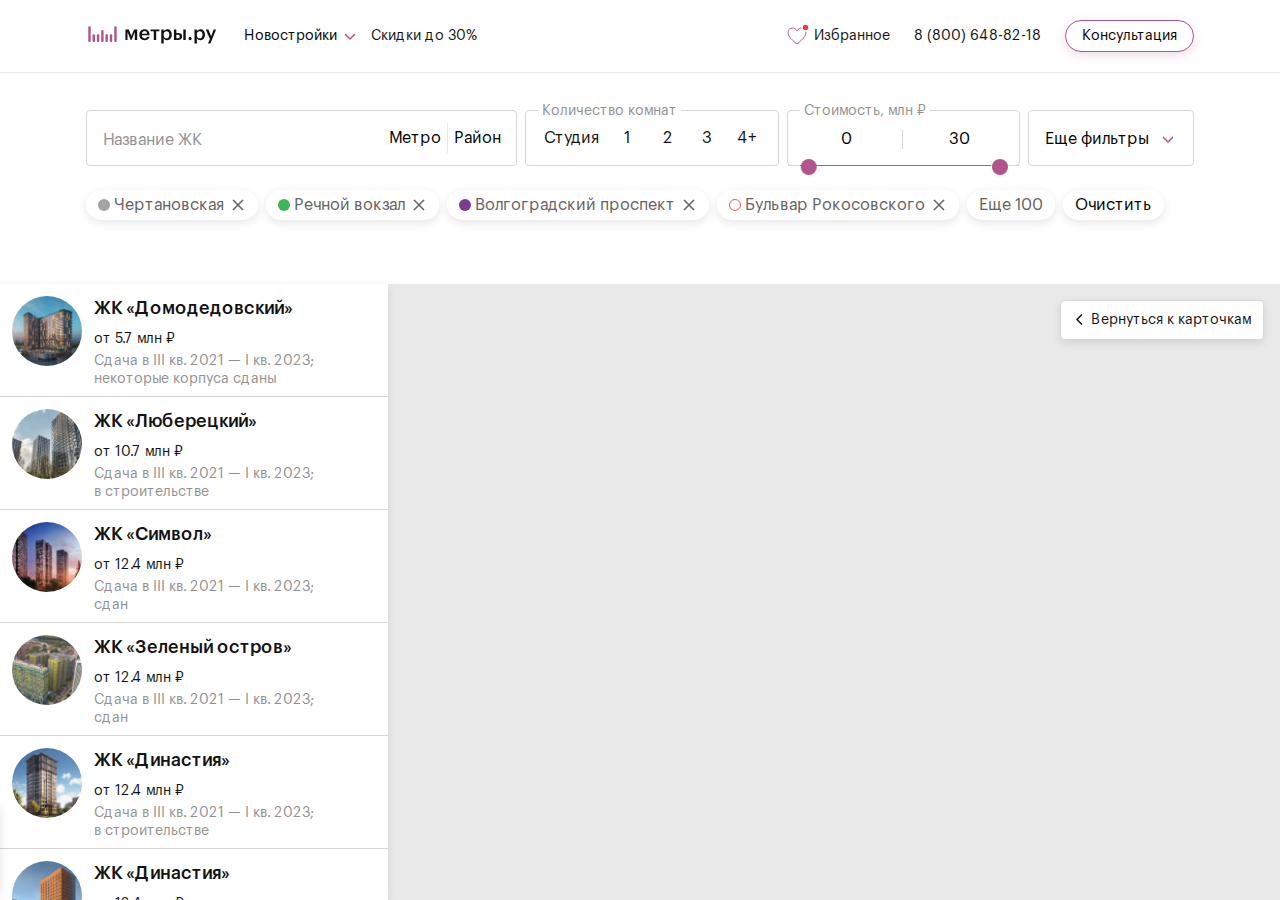
<file: jk-on-map.html>
<!DOCTYPE html>
<html lang="ru">
<head>
  <meta charset="utf-8">
  <meta http-equiv="X-UA-Compatible" content="IE=edge">
  <title>Новостройки Москвы и области</title>
  <meta name="theme-color" content="#fff">
  <meta name="apple-mobile-web-app-status-bar-style" content="black-translucent">
  <meta name="viewport"
        content="width=device-width, user-scalable=no, initial-scale=1.0, maximum-scale=1.0, minimum-scale=1.0">
  <link rel="shortcut icon" href="img/favicons/favicon.ico" type="image/x-icon">
  <link rel="icon" sizes="16x16" href="img/favicons/favicon-16x16.png" type="image/png">
  <link rel="icon" sizes="32x32" href="img/favicons/favicon-32x32.png" type="image/png">
  <link rel="apple-touch-icon-precomposed" href="img/favicons/apple-touch-icon-precomposed.png">
  <link rel="apple-touch-icon" href="img/favicons/apple-touch-icon.png">
  <link rel="apple-touch-icon" sizes="57x57" href="img/favicons/apple-touch-icon-57x57.png">
  <link rel="apple-touch-icon" sizes="60x60" href="img/favicons/apple-touch-icon-60x60.png">
  <link rel="apple-touch-icon" sizes="72x72" href="img/favicons/apple-touch-icon-72x72.png">
  <link rel="apple-touch-icon" sizes="76x76" href="img/favicons/apple-touch-icon-76x76.png">
  <link rel="apple-touch-icon" sizes="114x114" href="img/favicons/apple-touch-icon-114x114.png">
  <link rel="apple-touch-icon" sizes="120x120" href="img/favicons/apple-touch-icon-120x120.png">
  <link rel="apple-touch-icon" sizes="144x144" href="img/favicons/apple-touch-icon-144x144.png">
  <link rel="apple-touch-icon" sizes="152x152" href="img/favicons/apple-touch-icon-152x152.png">
  <link rel="apple-touch-icon" sizes="167x167" href="img/favicons/apple-touch-icon-167x167.png">
  <link rel="apple-touch-icon" sizes="180x180" href="img/favicons/apple-touch-icon-180x180.png">
  <link rel="apple-touch-icon" sizes="1024x1024" href="img/favicons/apple-touch-icon-1024x1024.png">
  <link rel="stylesheet" href="styles/main.min.css">
  <script src="https://api-maps.yandex.ru/2.1/?apikey=83cb6c6f-2894-4f2d-90f7-55ef0343b4b5&lang=ru_RU" type="text/javascript"></script>
</head>

<body>
  <header class="mainHeader lock-padding">
  <div class="container mainHeader__container">
    <div class="mainHeader__linksContainer">
      <a class="mainHeader__logo" href="./">
        <img class="mainHeader__logoImg" src="./img/svg/logo-metres-text.svg" alt="logo">
      </a>
      <div class="baseSelect mainHeader__dropdown">
        <button class="baseSelect__btn">
          <span class="baseSelect__btnText">Новостройки</span>
          <svg class="baseSelect__arrow" width="18" height="13" viewBox="0 0 18 13" fill="none"
               xmlns="http://www.w3.org/2000/svg">
            <path d="M4 4L9 9L14 4" stroke="var(--jk-color)" stroke-width="1.5"/>
          </svg>
        </button>
        <div class="baseSelect__dropdown">
          <ul class="baseSelect__options">
            <li class="baseSelect__option">
              <a class="baseSelect__optionText" href="./jk-list.html">Новостройки Москвы</a>
            </li>
            <li class="baseSelect__option">
              <a class="baseSelect__optionText" href="./jk-list.html">Новостройки Подмосковья</a>
            </li>
            <li class="baseSelect__option">
              <a class="baseSelect__optionText" href="./jk-list.html">Новостройки Новой Москвы</a>
            </li>
            <li class="baseSelect__option">
              <a class="baseSelect__optionText" href="./jk-on-map.html">На карте</a>
            </li>
          </ul>
        </div>
      </div>
      <a class="mainHeader__link" href="">Скидки до 30%</a>
    </div>

    <div class="mainHeader__linksContainer">
      <!-- .mainHeader__favorites--hasItems  — класс для избранного, когда не пусто    -->
      <a class="mainHeader__favorites mainHeader__favorites--hasItems" href="#favorites">
        <svg class="mainHeader__favoritesIcon" width="23" height="22" viewBox="0 0 23 22" fill="none"
             xmlns="http://www.w3.org/2000/svg">
          <path
            d="M9.33194 7.00627L9.99971 7.97161L10.6675 7.00632C11.5132 5.78398 12.8676 5 14.3884 5C16.9134 5 19 7.16201 19 9.87815C19 10.9324 18.4944 12.1732 17.6078 13.5054C16.7329 14.82 15.5511 16.1289 14.3456 17.2998C13.1438 18.4672 11.9387 19.478 11.0322 20.1978C10.6083 20.5345 10.2511 20.8064 9.99191 21C9.73366 20.8131 9.37912 20.5511 8.9589 20.2263C8.0537 19.5265 6.85025 18.5401 5.65017 17.3896C4.4466 16.2358 3.26713 14.9366 2.39395 13.6134C1.51173 12.2765 1 11.0017 1 9.87811C1 8.09755 1.54506 6.90847 2.33022 6.1592C3.12593 5.39985 4.26516 5 5.6111 5C7.13235 5 8.48642 5.78398 9.33194 7.00627Z"
            stroke="#B0558C"/>
          <path
            class="mainHeader__favoritesIconDot"
            d="M22 4.5C22 6.433 20.433 8 18.5 8C16.567 8 15 6.433 15 4.5C15 2.567 16.567 1 18.5 1C20.433 1 22 2.567 22 4.5Z"
            fill="#EC3A3A" stroke="white" opacity="0" stroke-width="1.5"/>
        </svg>
        <span class="mainHeader__favoritesText">Избранное</span>
      </a>

      <a class="mainHeader__link" href="tel:88006488218">8 (800) 648-82-18</a>

      <button class="mainHeader__consultation">
        Консультация
      </button>

      <a class="mainHeader__mobilePhone" href="tel:88006488218">
        <svg width="24" height="24" viewBox="0 0 24 24" fill="none" xmlns="http://www.w3.org/2000/svg">
          <path
            d="M6.44136 15.6241C8.61128 18.218 11.2234 20.2603 14.2047 21.7053C15.3398 22.2433 16.8579 22.8815 18.5491 22.9909C18.654 22.9954 18.7543 23 18.8591 23C19.9942 23 20.9059 22.608 21.649 21.8011C21.6535 21.7965 21.6627 21.7874 21.6672 21.7783C21.9316 21.4592 22.2325 21.172 22.547 20.8666C22.7613 20.6614 22.9801 20.4472 23.1898 20.2283C24.1608 19.2163 24.1608 17.9308 23.1807 16.9507L20.4409 14.2109C19.976 13.7277 19.4198 13.4724 18.8363 13.4724C18.2528 13.4724 17.6921 13.7277 17.2134 14.2064L15.5814 15.8384C15.431 15.7518 15.276 15.6743 15.1301 15.6013C14.9478 15.5102 14.7791 15.4235 14.6287 15.3278C13.1426 14.3842 12.1529 13.058 10.8628 11.4762C10.2109 10.6511 9.4136 10.0535 9.10817 9.34687C9.53668 8.95939 9.93784 8.55367 10.3253 8.15707C10.4621 8.01575 10.6034 7.87443 10.7447 7.73311C11.2371 7.24078 11.5015 6.67095 11.5015 6.092C11.5015 5.51305 11.2416 4.94322 10.7447 4.45089L9.38625 3.09242C9.22669 2.93286 9.07626 2.77787 8.92127 2.61832C8.62039 2.30833 8.30585 1.98923 7.99586 1.70203C7.52632 1.24161 6.97473 1 6.39122 1C5.81227 1 5.25612 1.24161 4.76834 1.70659L3.06341 3.41152C2.44344 4.0315 2.09242 4.78367 2.01948 5.65437C1.93287 6.74389 2.13345 7.90178 2.65313 9.30129C3.4509 11.4666 4.65438 13.477 6.44136 15.6241ZM3.52948 5.71429C3.54533 5.51522 3.61566 5.1043 4.05329 4.66667L6.14853 2.57143C6.41293 2.31614 6.67234 2.57143 6.67234 2.57143C6.67234 2.57143 6.93631 2.83084 7.19615 3.09524C7.50158 3.37787 7.40997 3.3045 7.71996 3.61905C7.87495 3.7786 8.08422 3.97875 8.24377 4.14286L9.29139 5.19048C9.57402 5.47311 9.8152 5.95546 9.8152 6.2381C9.8152 6.52073 9.57402 6.47927 9.29139 6.76191C9.15007 6.90322 8.9089 7.1444 8.76758 7.28571C8.34362 7.71423 8.70245 8.21633 8.26482 8.60381C7.71996 8.33333 8.25114 8.61749 8.24203 8.62661C7.86366 9.00497 7.92292 9.36511 8.0141 9.63862C8.01865 9.6523 8.02321 9.66142 8.02777 9.67509C8.37879 10.5184 8.86656 11.3208 9.62785 12.2781C10.9954 13.9648 12.436 15.2731 14.0224 16.2806C14.2184 16.4082 14.4281 16.5085 14.6241 16.6088C14.8065 16.7 14.9751 16.7866 15.1256 16.8823C15.1438 16.8914 15.1575 16.9005 15.1757 16.9097C15.3262 16.9872 15.472 17.0236 15.6179 17.0236C15.9826 17.0236 16.3603 16.9598 16.4378 16.8823L17.1485 16.1905L18.1962 15.1429C18.4606 14.8785 18.5537 14.8196 18.8363 14.8196C18.8363 14.8196 19.066 14.9514 19.2438 15.1429L22.3866 17.7619C22.9337 18.3089 22.419 18.7544 21.8628 19.3333C21.6714 19.5385 21.5533 19.652 21.339 19.8571C21.0199 20.1671 20.7418 20.5064 20.4409 20.8666C19.9167 21.4318 19.666 21.7783 18.8591 21.7783C18.7816 21.7783 18.6933 21.7828 18.6158 21.7783C17.1205 21.6826 15.5734 20.8778 14.5295 20.381C11.694 19.0088 9.78502 17.0898 7.71996 14.619C6.01959 12.5722 4.81003 10.8994 4.05329 8.85714C3.58375 7.60352 3.45654 6.63057 3.52948 5.71429Z"
            fill="var(--jk-color)"/>
        </svg>
      </a>

      <button class="mainHeader__mobileMenu">
        <span class="mainHeader__mobileMenuLine"></span>
      </button>

    </div>
  </div>
</header>

  <main class="mapMain">
    <!--
  "id" задается для каждой из страниц,
  где используются фильтры для возможности
  добавлять отдельные стили
-->
<section class="jkFilters" id="mapFilters">
  <div class="container">
    <div class="jkFilters__desktopContainer">
      <!--
Адаптивный модуль фильтрации. Используется и в десктопе и модалке мобильного
-->

<div class="jkFiltersForm" id="filters-desktop">
  <div class="jkFiltersForm__wrapper">
    <div class="jkFiltersForm__group jkFiltersForm__group--top">

      <div class="jkFiltersForm__name">
        <input class="jkFiltersForm__nameInput" type="text" placeholder="Название ЖК">
        <ul class="jkFiltersForm__nameButtonsList">
          <li class="jkFiltersForm__nameButtonsItem">
            <button class="jkFiltersForm__nameButton" id="filter-metro">Метро</button>
          </li>
          <li class="jkFiltersForm__nameButtonsItem">
            <button class="jkFiltersForm__nameButton" id="filter-moscow">Район</button>
          </li>
        </ul>
      </div>

      <!-- чекбоксы выбора комнат -->
      <div class="baseCheckboxGroup jkFiltersForm__rooms">
        <span class="baseCheckboxGroup__title">Количество комнат</span>

        <div class="checkboxItem baseCheckboxGroup__item">
          <input
            class="checkboxItem__input"
            name="is danger"
            type="checkbox"
            id="filters-desktop-flat-st"
          >
          <label class="checkboxItem__label" for="filters-desktop-flat-st">Студия</label>
        </div>

        <div class="checkboxItem baseCheckboxGroup__item">
          <input
            class="checkboxItem__input"
            name="is danger"
            type="checkbox"
            id="filters-desktop-flat-1"
          >
          <label class="checkboxItem__label" for="filters-desktop-flat-1">1</label>
        </div>


        <div class="checkboxItem baseCheckboxGroup__item">
          <input
            class="checkboxItem__input"
            name="is danger"
            type="checkbox"
            id="filters-desktop-flat-2"
          >
          <label class="checkboxItem__label" for="filters-desktop-flat-2">2</label>
        </div>


        <div class="checkboxItem baseCheckboxGroup__item">
          <input
            class="checkboxItem__input"
            name="is danger"
            type="checkbox"
            id="filters-desktop-flat-3"
          >
          <label class="checkboxItem__label" for="filters-desktop-flat-3">3</label>
        </div>


        <div class="checkboxItem baseCheckboxGroup__item">
          <input
            class="checkboxItem__input"
            name="is danger"
            type="checkbox"
            id="filters-desktop-flat-4"
          >
          <label class="checkboxItem__label" for="filters-desktop-flat-4">4+</label>
        </div>
      </div>

      <!-- Инпут ввода стоимости' -->
      <div class="baseDoubleRangeInput jkFiltersForm__price" id="filters-desktop-price">
        <span class="baseDoubleRangeInput__title">Стоимость, млн ₽</span>

        <label class="baseDoubleRangeInput__minValue">
          <input class="baseDoubleRangeInput__input baseDoubleRangeInput__input--min" value="0">
        </label>
        <label class="baseDoubleRangeInput__maxValue">
          <input class="baseDoubleRangeInput__input baseDoubleRangeInput__input--max" value="0">
        </label>

        <div class="baseDoubleRangeInput__slider">
          <div id="filters-desktop-change-price"></div>
        </div>
      </div>

      <button class="jkFiltersForm__moreFiltersBtn" id="filters-desktop-show-hide-btn">
        <span class="jkFiltersForm__moreFiltersBtnText">Еще фильтры</span>
        <svg class="jkFiltersForm__moreFiltersBtnArrow" width="18" height="13" viewBox="0 0 18 13" fill="none"
             xmlns="http://www.w3.org/2000/svg">
          <path d="M4 4L9 9L14 4" stroke="var(--jk-color)" stroke-width="1.5"/>
        </svg>
      </button>
    </div>

    <ul class="jkFiltersForm__group jkFiltersForm__group--selectedMetro">
      <li class="jkFiltersForm__metroItem jkFiltersForm__metroItem--serpukhovskaya">
        <span class="jkFiltersForm__metroItemText">Чертановская</span>
        <button class="jkFiltersForm__metroItemDel">
          <svg width="12" height="12" viewBox="0 0 12 12" fill="none" xmlns="http://www.w3.org/2000/svg">
            <path d="M11.0006 11L2.81882 2.81818L1.00064 1" stroke="#656161" stroke-width="1.5"/>
            <path d="M1.00095 11L9.18277 2.81818L11.001 1" stroke="#656161" stroke-width="1.5"/>
          </svg>
        </button>
      </li>
      <li class="jkFiltersForm__metroItem jkFiltersForm__metroItem--zamoskvoretskaya">
        <span class="jkFiltersForm__metroItemText">Речной вокзал</span>
        <button class="jkFiltersForm__metroItemDel">
          <svg width="12" height="12" viewBox="0 0 12 12" fill="none" xmlns="http://www.w3.org/2000/svg">
            <path d="M11.0006 11L2.81882 2.81818L1.00064 1" stroke="#656161" stroke-width="1.5"/>
            <path d="M1.00095 11L9.18277 2.81818L11.001 1" stroke="#656161" stroke-width="1.5"/>
          </svg>
        </button>
      </li>
      <li class="jkFiltersForm__metroItem jkFiltersForm__metroItem--taganskaya">
        <span class="jkFiltersForm__metroItemText">Волгоградский проспект</span>
        <button class="jkFiltersForm__metroItemDel">
          <svg width="12" height="12" viewBox="0 0 12 12" fill="none" xmlns="http://www.w3.org/2000/svg">
            <path d="M11.0006 11L2.81882 2.81818L1.00064 1" stroke="#656161" stroke-width="1.5"/>
            <path d="M1.00095 11L9.18277 2.81818L11.001 1" stroke="#656161" stroke-width="1.5"/>
          </svg>
        </button>
      </li>
      <li class="jkFiltersForm__metroItem jkFiltersForm__metroItem--MCC">
        <span class="jkFiltersForm__metroItemText">Бульвар Рокосовского</span>
        <button class="jkFiltersForm__metroItemDel">
          <svg width="12" height="12" viewBox="0 0 12 12" fill="none" xmlns="http://www.w3.org/2000/svg">
            <path d="M11.0006 11L2.81882 2.81818L1.00064 1" stroke="#656161" stroke-width="1.5"/>
            <path d="M1.00095 11L9.18277 2.81818L11.001 1" stroke="#656161" stroke-width="1.5"/>
          </svg>
        </button>
      </li>
      <li class="jkFiltersForm__metroItem">
        <button class="jkFiltersForm__metroItemMore">
          Eще <span class="jkFiltersForm__metroItemMoreCount">100</span>
        </button>
      </li>
      <li class="jkFiltersForm__metroItem">
        <button class="jkFiltersForm__metroItemReset">Очистить</button>
      </li>
    </ul>

    <div class="jkFiltersForm__group jkFiltersForm__group--bottom jkFiltersForm__hidden">

      <!-- селект сроков выдачи ключей /-->
      <div class="baseMultiSelect jkFiltersForm__date" id="filters-desktop-date">
        <span class="baseMultiSelect__title">Срок сдачи до</span>
        <button class="baseMultiSelect__btn">
          <span class="baseMultiSelect__btnText">Не важно</span>
          <svg class="baseMultiSelect__arrow" width="18" height="13" viewBox="0 0 18 13" fill="none"
               xmlns="http://www.w3.org/2000/svg">
            <path d="M4 4L9 9L14 4" stroke="var(--jk-color)" stroke-width="1.5"/>
          </svg>
        </button>
        <div class="baseMultiSelect__dropdown">
          <ul class="baseMultiSelect__options">
            <li class="baseMultiSelect__option baseMultiSelect__option--selected">
              <span class="baseMultiSelect__optionText">Не важно</span>
              <svg class="baseMultiSelect__optionCheckIcon" width="16" height="13" viewBox="0 0 16 13" fill="none"
                   xmlns="http://www.w3.org/2000/svg">
                <path d="M1.5 6.5L5.25 11L15 1" stroke="var(--jk-color)" stroke-width="1.5"/>
              </svg>
            </li>
            <li class="baseMultiSelect__option">
              <span class="baseMultiSelect__optionText">1 квартал 2022</span>
              <svg class="baseMultiSelect__optionCheckIcon" width="16" height="13" viewBox="0 0 16 13" fill="none"
                   xmlns="http://www.w3.org/2000/svg">
                <path d="M1.5 6.5L5.25 11L15 1" stroke="var(--jk-color)" stroke-width="1.5"/>
              </svg>
            </li>
            <li class="baseMultiSelect__option">
              <span class="baseMultiSelect__optionText">2 квартал 2022</span>
              <svg class="baseMultiSelect__optionCheckIcon" width="16" height="13" viewBox="0 0 16 13" fill="none"
                   xmlns="http://www.w3.org/2000/svg">
                <path d="M1.5 6.5L5.25 11L15 1" stroke="var(--jk-color)" stroke-width="1.5"/>
              </svg>
            </li>
            <li class="baseMultiSelect__option">
              <span class="baseMultiSelect__optionText">3 квартал 2022</span>
              <svg class="baseMultiSelect__optionCheckIcon" width="16" height="13" viewBox="0 0 16 13" fill="none"
                   xmlns="http://www.w3.org/2000/svg">
                <path d="M1.5 6.5L5.25 11L15 1" stroke="var(--jk-color)" stroke-width="1.5"/>
              </svg>
            </li>
          </ul>
        </div>
      </div>

      <!-- селект видов отделки /-->
      <div class="baseSelect jkFiltersForm__decoration" id="filters-desktop-decoration">
        <span class="baseSelect__title">Отделка</span>
        <button class="baseSelect__btn">
          <span class="baseSelect__btnText">Не важно</span>
          <svg class="baseSelect__arrow" width="18" height="13" viewBox="0 0 18 13" fill="none"
               xmlns="http://www.w3.org/2000/svg">
            <path d="M4 4L9 9L14 4" stroke="var(--jk-color)" stroke-width="1.5"/>
          </svg>
        </button>
        <div class="baseSelect__dropdown">
          <ul class="baseSelect__options">
            <li class="baseSelect__option baseSelect__option--selected">
              <span class="baseSelect__optionText">Не важно</span>
              <svg class="baseSelect__optionCheckIcon" width="16" height="13" viewBox="0 0 16 13" fill="none"
                   xmlns="http://www.w3.org/2000/svg">
                <path d="M1.5 6.5L5.25 11L15 1" stroke="var(--jk-color)" stroke-width="1.5"/>
              </svg>
            </li>
            <li class="baseSelect__option">
              <span class="baseSelect__optionText">Черновая</span>
              <svg class="baseSelect__optionCheckIcon" width="16" height="13" viewBox="0 0 16 13" fill="none"
                   xmlns="http://www.w3.org/2000/svg">
                <path d="M1.5 6.5L5.25 11L15 1" stroke="var(--jk-color)" stroke-width="1.5"/>
              </svg>
            </li>
            <li class="baseSelect__option">
              <span class="baseSelect__optionText">Чистовая</span>
              <svg class="baseSelect__optionCheckIcon" width="16" height="13" viewBox="0 0 16 13" fill="none"
                   xmlns="http://www.w3.org/2000/svg">
                <path d="M1.5 6.5L5.25 11L15 1" stroke="var(--jk-color)" stroke-width="1.5"/>
              </svg>
            </li>
            <li class="baseSelect__option">
              <span class="baseSelect__optionText">Без отделки</span>
              <svg class="baseSelect__optionCheckIcon" width="16" height="13" viewBox="0 0 16 13" fill="none"
                   xmlns="http://www.w3.org/2000/svg">
                <path d="M1.5 6.5L5.25 11L15 1" stroke="var(--jk-color)" stroke-width="1.5"/>
              </svg>
            </li>
          </ul>
        </div>
      </div>

      <!-- Инпут ввода площади -->
      <div class="baseDoubleRangeInput jkFiltersForm__area" id="filters-desktop-area">
        <span class="baseDoubleRangeInput__title">Площадь, м<sup>2</sup></span>

        <label class="baseDoubleRangeInput__minValue">
          <input class="baseDoubleRangeInput__input baseDoubleRangeInput__input--min" value="0">
        </label>
        <label class="baseDoubleRangeInput__maxValue">
          <input class="baseDoubleRangeInput__input baseDoubleRangeInput__input--max" value="0">
        </label>

        <div class="baseDoubleRangeInput__slider">
          <div id="filters-desktop-change-area"></div>
        </div>
      </div>

      <!-- селект класса жилья /-->
      <div class="baseMultiSelect jkFiltersForm__houseClass" id="filters-desktop-house-сlass">
        <span class="baseMultiSelect__title">Класс жилья</span>
        <button class="baseMultiSelect__btn">
          <span class="baseMultiSelect__btnText">Не важно</span>
          <svg class="baseMultiSelect__arrow" width="18" height="13" viewBox="0 0 18 13" fill="none"
               xmlns="http://www.w3.org/2000/svg">
            <path d="M4 4L9 9L14 4" stroke="var(--jk-color)" stroke-width="1.5"/>
          </svg>
        </button>
        <div class="baseMultiSelect__dropdown">
          <ul class="baseMultiSelect__options">
            <li class="baseMultiSelect__option baseMultiSelect__option--selected">
              <span class="baseMultiSelect__optionText">Не важно</span>
              <svg class="baseMultiSelect__optionCheckIcon" width="16" height="13" viewBox="0 0 16 13" fill="none"
                   xmlns="http://www.w3.org/2000/svg">
                <path d="M1.5 6.5L5.25 11L15 1" stroke="var(--jk-color)" stroke-width="1.5"/>
              </svg>
            </li>
            <li class="baseMultiSelect__option">
              <span class="baseMultiSelect__optionText">Бизнес</span>
              <svg class="baseMultiSelect__optionCheckIcon" width="16" height="13" viewBox="0 0 16 13" fill="none"
                   xmlns="http://www.w3.org/2000/svg">
                <path d="M1.5 6.5L5.25 11L15 1" stroke="var(--jk-color)" stroke-width="1.5"/>
              </svg>
            </li>
            <li class="baseMultiSelect__option">
              <span class="baseMultiSelect__optionText">Комфорт</span>
              <svg class="baseMultiSelect__optionCheckIcon" width="16" height="13" viewBox="0 0 16 13" fill="none"
                   xmlns="http://www.w3.org/2000/svg">
                <path d="M1.5 6.5L5.25 11L15 1" stroke="var(--jk-color)" stroke-width="1.5"/>
              </svg>
            </li>
          </ul>
        </div>
      </div>

      <!-- селект типа дома /-->
      <div class="baseMultiSelect jkFiltersForm__houseType" id="filters-desktop-house-type">
        <span class="baseMultiSelect__title">Тип дома</span>
        <button class="baseMultiSelect__btn">
          <span class="baseMultiSelect__btnText">Не важно</span>
          <svg class="baseMultiSelect__arrow" width="18" height="13" viewBox="0 0 18 13" fill="none"
               xmlns="http://www.w3.org/2000/svg">
            <path d="M4 4L9 9L14 4" stroke="var(--jk-color)" stroke-width="1.5"/>
          </svg>
        </button>
        <div class="baseMultiSelect__dropdown">
          <ul class="baseMultiSelect__options">
            <li class="baseMultiSelect__option baseMultiSelect__option--selected">
              <span class="baseMultiSelect__optionText">Не важно</span>
              <svg class="baseMultiSelect__optionCheckIcon" width="16" height="13" viewBox="0 0 16 13" fill="none"
                   xmlns="http://www.w3.org/2000/svg">
                <path d="M1.5 6.5L5.25 11L15 1" stroke="var(--jk-color)" stroke-width="1.5"/>
              </svg>
            </li>
            <li class="baseMultiSelect__option">
              <span class="baseMultiSelect__optionText">Монолитный</span>
              <svg class="baseMultiSelect__optionCheckIcon" width="16" height="13" viewBox="0 0 16 13" fill="none"
                   xmlns="http://www.w3.org/2000/svg">
                <path d="M1.5 6.5L5.25 11L15 1" stroke="var(--jk-color)" stroke-width="1.5"/>
              </svg>
            </li>
            <li class="baseMultiSelect__option">
              <span class="baseMultiSelect__optionText">Кирпичный</span>
              <svg class="baseMultiSelect__optionCheckIcon" width="16" height="13" viewBox="0 0 16 13" fill="none"
                   xmlns="http://www.w3.org/2000/svg">
                <path d="M1.5 6.5L5.25 11L15 1" stroke="var(--jk-color)" stroke-width="1.5"/>
              </svg>
            </li>
            <li class="baseMultiSelect__option">
              <span class="baseMultiSelect__optionText">Панельный</span>
              <svg class="baseMultiSelect__optionCheckIcon" width="16" height="13" viewBox="0 0 16 13" fill="none"
                   xmlns="http://www.w3.org/2000/svg">
                <path d="M1.5 6.5L5.25 11L15 1" stroke="var(--jk-color)" stroke-width="1.5"/>
              </svg>
            </li>
          </ul>
        </div>
      </div>

      <!-- селект типа квартиры /-->
      <div class="baseMultiSelect jkFiltersForm__flatsType" id="filters-desktop-flats-type">
        <span class="baseMultiSelect__title">Тип квартир</span>
        <button class="baseMultiSelect__btn">
          <span class="baseMultiSelect__btnText">Не важно</span>
          <svg class="baseMultiSelect__arrow" width="18" height="13" viewBox="0 0 18 13" fill="none"
               xmlns="http://www.w3.org/2000/svg">
            <path d="M4 4L9 9L14 4" stroke="var(--jk-color)" stroke-width="1.5"/>
          </svg>
        </button>
        <div class="baseMultiSelect__dropdown">
          <ul class="baseMultiSelect__options">
            <li class="baseMultiSelect__option baseMultiSelect__option--selected">
              <span class="baseMultiSelect__optionText">Не важно</span>
              <svg class="baseMultiSelect__optionCheckIcon" width="16" height="13" viewBox="0 0 16 13" fill="none"
                   xmlns="http://www.w3.org/2000/svg">
                <path d="M1.5 6.5L5.25 11L15 1" stroke="var(--jk-color)" stroke-width="1.5"/>
              </svg>
            </li>
            <li class="baseMultiSelect__option">
              <span class="baseMultiSelect__optionText">Двухярусные</span>
              <svg class="baseMultiSelect__optionCheckIcon" width="16" height="13" viewBox="0 0 16 13" fill="none"
                   xmlns="http://www.w3.org/2000/svg">
                <path d="M1.5 6.5L5.25 11L15 1" stroke="var(--jk-color)" stroke-width="1.5"/>
              </svg>
            </li>
            <li class="baseMultiSelect__option">
              <span class="baseMultiSelect__optionText">Апартаменты</span>
              <svg class="baseMultiSelect__optionCheckIcon" width="16" height="13" viewBox="0 0 16 13" fill="none"
                   xmlns="http://www.w3.org/2000/svg">
                <path d="M1.5 6.5L5.25 11L15 1" stroke="var(--jk-color)" stroke-width="1.5"/>
              </svg>
            </li>
            <li class="baseMultiSelect__option">
              <span class="baseMultiSelect__optionText">С двумя ванными</span>
              <svg class="baseMultiSelect__optionCheckIcon" width="16" height="13" viewBox="0 0 16 13" fill="none"
                   xmlns="http://www.w3.org/2000/svg">
                <path d="M1.5 6.5L5.25 11L15 1" stroke="var(--jk-color)" stroke-width="1.5"/>
              </svg>
            </li>
            <li class="baseMultiSelect__option">
              <span class="baseMultiSelect__optionText">Без балкона</span>
              <svg class="baseMultiSelect__optionCheckIcon" width="16" height="13" viewBox="0 0 16 13" fill="none"
                   xmlns="http://www.w3.org/2000/svg">
                <path d="M1.5 6.5L5.25 11L15 1" stroke="var(--jk-color)" stroke-width="1.5"/>
              </svg>
            </li>
            <li class="baseMultiSelect__option">
              <span class="baseMultiSelect__optionText">С балконом</span>
              <svg class="baseMultiSelect__optionCheckIcon" width="16" height="13" viewBox="0 0 16 13" fill="none"
                   xmlns="http://www.w3.org/2000/svg">
                <path d="M1.5 6.5L5.25 11L15 1" stroke="var(--jk-color)" stroke-width="1.5"/>
              </svg>
            </li>
          </ul>
        </div>
      </div>
    </div>

    <!-- Баблы(чекбоксы) дополнительных фильтров> /-->
    <ul class="jkFiltersForm__bubbleList jkFiltersForm__hidden">
      <li class="baseBubbleItem jkFiltersForm__bubbleItem">
        <input
          class="baseBubbleItem__input"
          name="bubble"
          type="checkbox"
          id="filters-desktop-bubble-hypothec"
        >
        <label class="baseBubbleItem__label" for="filters-desktop-bubble-hypothec">Ипотека</label>
      </li>
      <li class="baseBubbleItem jkFiltersForm__bubbleItem">
        <input
          class="baseBubbleItem__input"
          name="bubble"
          type="checkbox"
          id="filters-desktop-bubble-installment"
        >
        <label class="baseBubbleItem__label" for="filters-desktop-bubble-installment">Рассрочка</label>
      </li>
      <li class="baseBubbleItem jkFiltersForm__bubbleItem">
        <input
          class="baseBubbleItem__input"
          name="bubble"
          type="checkbox"
          id="filters-desktop-bubble-low-rise"
        >
        <label class="baseBubbleItem__label" for="filters-desktop-bubble-low-rise">Малоэтажные комплексы</label>
      </li>
    </ul>
  </div>
</div>

<div class="jkFiltersForm__options">
  <button class="jkFiltersForm__optionsReset">
    <svg width="12" height="12" viewBox="0 0 12 12" fill="none" xmlns="http://www.w3.org/2000/svg">
      <path d="M11 11L2.81818 2.81818L1 1" stroke="#E52628" stroke-width="1.5"/>
      <path d="M1.00049 11L9.18231 2.81818L11.0005 1" stroke="#E52628" stroke-width="1.5"/>
    </svg>
    <span>Очистить фильтр</span>
  </button>

  <div class="jkFiltersForm__optionsButtonsWrapper">
    <a class="jkFiltersForm__optionsButtonMap" href="./jk-on-map.html">Показать на карте</a>
    <a class="jkFiltersForm__optionsLink" href="./jk-list.html">
      Показать <span class="jkFiltersForm__optionsLinkCount">308</span> новостроек
    </a>
  </div>
</div>

    </div>

    <div class="jkFilters__mobileContainer">
      <button class="jkFilters__openFiltersBtn">
        <svg width="21" height="20" viewBox="0 0 21 20" fill="none" xmlns="http://www.w3.org/2000/svg">
          <g clip-path="url(#clip0)">
            <path d="M19.6667 15.8333H17.4475C17.0867 14.6325 15.9833 13.75 14.6667 13.75C13.35 13.75 12.2475 14.6325 11.8859 15.8333H1.33332C0.87332 15.8333 0.5 16.2067 0.5 16.6667C0.5 17.1267 0.87332 17.5 1.33332 17.5H11.8858C12.2466 18.7008 13.35 19.5833 14.6666 19.5833C15.9833 19.5833 17.0858 18.7008 17.4475 17.5H19.6666C20.1275 17.5 20.5 17.1267 20.5 16.6667C20.5 16.2067 20.1275 15.8333 19.6667 15.8333ZM14.6667 17.9167C13.9775 17.9167 13.4167 17.3559 13.4167 16.6667C13.4167 15.9775 13.9775 15.4167 14.6667 15.4167C15.3559 15.4167 15.9167 15.9775 15.9167 16.6667C15.9167 17.3559 15.3558 17.9167 14.6667 17.9167Z" fill="white"/>
            <path d="M19.6667 2.50007H17.4475C17.0858 1.29925 15.9833 0.416748 14.6667 0.416748C13.35 0.416748 12.2475 1.29925 11.8858 2.50007H1.33332C0.87332 2.50007 0.5 2.87339 0.5 3.33339C0.5 3.79339 0.87332 4.16671 1.33332 4.16671H11.8858C12.2475 5.36757 13.35 6.25007 14.6667 6.25007C15.9834 6.25007 17.0859 5.36757 17.4475 4.16675H19.6667C20.1275 4.16675 20.5 3.79343 20.5 3.33343C20.5 2.87343 20.1275 2.50007 19.6667 2.50007ZM14.6667 4.58339C13.9775 4.58339 13.4167 4.02257 13.4167 3.33339C13.4167 2.64421 13.9775 2.08339 14.6667 2.08339C15.3559 2.08339 15.9167 2.64421 15.9167 3.33339C15.9167 4.02257 15.3558 4.58339 14.6667 4.58339Z" fill="white"/>
            <path d="M19.6667 9.16657H9.11418C8.7525 7.96575 7.65 7.08325 6.33336 7.08325C5.01672 7.08325 3.91418 7.96575 3.55254 9.16657H1.33332C0.87332 9.16657 0.5 9.53989 0.5 9.99989C0.5 10.4599 0.87332 10.8332 1.33332 10.8332H3.5525C3.91418 12.034 5.01668 12.9165 6.33332 12.9165C7.64996 12.9165 8.7525 12.034 9.11414 10.8332H19.6666C20.1275 10.8332 20.5 10.4599 20.5 9.99989C20.5 9.53989 20.1275 9.16657 19.6667 9.16657ZM6.33332 11.2499C5.64414 11.2499 5.08332 10.6891 5.08332 9.99989C5.08332 9.31071 5.64414 8.74989 6.33332 8.74989C7.0225 8.74989 7.58332 9.31071 7.58332 9.99989C7.58332 10.6891 7.0225 11.2499 6.33332 11.2499Z" fill="white"/>
          </g>
          <defs>
            <clipPath id="clip0">
              <rect width="20" height="20" fill="white" transform="translate(0.5)"/>
            </clipPath>
          </defs>
        </svg>
        <span class="jkFilters__openFiltersBtnText">Фильтр поиска</span>
      </button>
    </div>
  </div>
  <!-- Модальное окно с фильтрами для мобильного -->
  <!--
Модальное окно получают 'display: none' при > 984px ширины экрана
-->

<div class="jkFiltersModal">
  <header class="jkFiltersModal__header">
    <div class="container jkFiltersModal__headerContainer">

      <button class="jkFiltersModal__clearBtn">Очистить фильтр</button>

      <button class="jkFiltersModal__close">
        <svg width="16" height="16" viewBox="0 0 16 16" fill="none" xmlns="http://www.w3.org/2000/svg">
          <rect x="0.000244141" y="14.4762" width="20.4724" height="2.15499" transform="rotate(-45 0.000244141 14.4762)"
                fill="#121212"/>
          <rect x="1.52393" width="20.4724" height="2.15499" transform="rotate(45 1.52393 0)" fill="#121212"/>
        </svg>
      </button>
    </div>
  </header>

  <div class="jkFiltersModal__body">
    <div class="container">
      <!--
Адаптивный модуль фильтрации. Используется и в десктопе и модалке мобильного
-->

<div class="jkFiltersForm" id="filters-mobile">
  <div class="jkFiltersForm__wrapper">
    <div class="jkFiltersForm__group jkFiltersForm__group--top">

      <div class="jkFiltersForm__name">
        <input class="jkFiltersForm__nameInput" type="text" placeholder="Название ЖК">
        <ul class="jkFiltersForm__nameButtonsList">
          <li class="jkFiltersForm__nameButtonsItem">
            <button class="jkFiltersForm__nameButton" id="filter-metro">Метро</button>
          </li>
          <li class="jkFiltersForm__nameButtonsItem">
            <button class="jkFiltersForm__nameButton" id="filter-moscow">Район</button>
          </li>
        </ul>
      </div>

      <!-- чекбоксы выбора комнат -->
      <div class="baseCheckboxGroup jkFiltersForm__rooms">
        <span class="baseCheckboxGroup__title">Количество комнат</span>

        <div class="checkboxItem baseCheckboxGroup__item">
          <input
            class="checkboxItem__input"
            name="is danger"
            type="checkbox"
            id="filters-mobile-flat-st"
          >
          <label class="checkboxItem__label" for="filters-mobile-flat-st">Студия</label>
        </div>

        <div class="checkboxItem baseCheckboxGroup__item">
          <input
            class="checkboxItem__input"
            name="is danger"
            type="checkbox"
            id="filters-mobile-flat-1"
          >
          <label class="checkboxItem__label" for="filters-mobile-flat-1">1</label>
        </div>


        <div class="checkboxItem baseCheckboxGroup__item">
          <input
            class="checkboxItem__input"
            name="is danger"
            type="checkbox"
            id="filters-mobile-flat-2"
          >
          <label class="checkboxItem__label" for="filters-mobile-flat-2">2</label>
        </div>


        <div class="checkboxItem baseCheckboxGroup__item">
          <input
            class="checkboxItem__input"
            name="is danger"
            type="checkbox"
            id="filters-mobile-flat-3"
          >
          <label class="checkboxItem__label" for="filters-mobile-flat-3">3</label>
        </div>


        <div class="checkboxItem baseCheckboxGroup__item">
          <input
            class="checkboxItem__input"
            name="is danger"
            type="checkbox"
            id="filters-mobile-flat-4"
          >
          <label class="checkboxItem__label" for="filters-mobile-flat-4">4+</label>
        </div>
      </div>

      <!-- Инпут ввода стоимости' -->
      <div class="baseDoubleRangeInput jkFiltersForm__price" id="filters-mobile-price">
        <span class="baseDoubleRangeInput__title">Стоимость, млн ₽</span>

        <label class="baseDoubleRangeInput__minValue">
          <input class="baseDoubleRangeInput__input baseDoubleRangeInput__input--min" value="0">
        </label>
        <label class="baseDoubleRangeInput__maxValue">
          <input class="baseDoubleRangeInput__input baseDoubleRangeInput__input--max" value="0">
        </label>

        <div class="baseDoubleRangeInput__slider">
          <div id="filters-mobile-change-price"></div>
        </div>
      </div>

      <button class="jkFiltersForm__moreFiltersBtn" id="filters-mobile-show-hide-btn">
        <span class="jkFiltersForm__moreFiltersBtnText">Еще фильтры</span>
        <svg class="jkFiltersForm__moreFiltersBtnArrow" width="18" height="13" viewBox="0 0 18 13" fill="none"
             xmlns="http://www.w3.org/2000/svg">
          <path d="M4 4L9 9L14 4" stroke="var(--jk-color)" stroke-width="1.5"/>
        </svg>
      </button>
    </div>

    <ul class="jkFiltersForm__group jkFiltersForm__group--selectedMetro">
      <li class="jkFiltersForm__metroItem jkFiltersForm__metroItem--serpukhovskaya">
        <span class="jkFiltersForm__metroItemText">Чертановская</span>
        <button class="jkFiltersForm__metroItemDel">
          <svg width="12" height="12" viewBox="0 0 12 12" fill="none" xmlns="http://www.w3.org/2000/svg">
            <path d="M11.0006 11L2.81882 2.81818L1.00064 1" stroke="#656161" stroke-width="1.5"/>
            <path d="M1.00095 11L9.18277 2.81818L11.001 1" stroke="#656161" stroke-width="1.5"/>
          </svg>
        </button>
      </li>
      <li class="jkFiltersForm__metroItem jkFiltersForm__metroItem--zamoskvoretskaya">
        <span class="jkFiltersForm__metroItemText">Речной вокзал</span>
        <button class="jkFiltersForm__metroItemDel">
          <svg width="12" height="12" viewBox="0 0 12 12" fill="none" xmlns="http://www.w3.org/2000/svg">
            <path d="M11.0006 11L2.81882 2.81818L1.00064 1" stroke="#656161" stroke-width="1.5"/>
            <path d="M1.00095 11L9.18277 2.81818L11.001 1" stroke="#656161" stroke-width="1.5"/>
          </svg>
        </button>
      </li>
      <li class="jkFiltersForm__metroItem jkFiltersForm__metroItem--taganskaya">
        <span class="jkFiltersForm__metroItemText">Волгоградский проспект</span>
        <button class="jkFiltersForm__metroItemDel">
          <svg width="12" height="12" viewBox="0 0 12 12" fill="none" xmlns="http://www.w3.org/2000/svg">
            <path d="M11.0006 11L2.81882 2.81818L1.00064 1" stroke="#656161" stroke-width="1.5"/>
            <path d="M1.00095 11L9.18277 2.81818L11.001 1" stroke="#656161" stroke-width="1.5"/>
          </svg>
        </button>
      </li>
      <li class="jkFiltersForm__metroItem jkFiltersForm__metroItem--MCC">
        <span class="jkFiltersForm__metroItemText">Бульвар Рокосовского</span>
        <button class="jkFiltersForm__metroItemDel">
          <svg width="12" height="12" viewBox="0 0 12 12" fill="none" xmlns="http://www.w3.org/2000/svg">
            <path d="M11.0006 11L2.81882 2.81818L1.00064 1" stroke="#656161" stroke-width="1.5"/>
            <path d="M1.00095 11L9.18277 2.81818L11.001 1" stroke="#656161" stroke-width="1.5"/>
          </svg>
        </button>
      </li>
      <li class="jkFiltersForm__metroItem">
        <button class="jkFiltersForm__metroItemMore">
          Eще <span class="jkFiltersForm__metroItemMoreCount">100</span>
        </button>
      </li>
      <li class="jkFiltersForm__metroItem">
        <button class="jkFiltersForm__metroItemReset">Очистить</button>
      </li>
    </ul>

    <div class="jkFiltersForm__group jkFiltersForm__group--bottom jkFiltersForm__hidden">

      <!-- селект сроков выдачи ключей /-->
      <div class="baseMultiSelect jkFiltersForm__date" id="filters-mobile-date">
        <span class="baseMultiSelect__title">Срок сдачи до</span>
        <button class="baseMultiSelect__btn">
          <span class="baseMultiSelect__btnText">Не важно</span>
          <svg class="baseMultiSelect__arrow" width="18" height="13" viewBox="0 0 18 13" fill="none"
               xmlns="http://www.w3.org/2000/svg">
            <path d="M4 4L9 9L14 4" stroke="var(--jk-color)" stroke-width="1.5"/>
          </svg>
        </button>
        <div class="baseMultiSelect__dropdown">
          <ul class="baseMultiSelect__options">
            <li class="baseMultiSelect__option baseMultiSelect__option--selected">
              <span class="baseMultiSelect__optionText">Не важно</span>
              <svg class="baseMultiSelect__optionCheckIcon" width="16" height="13" viewBox="0 0 16 13" fill="none"
                   xmlns="http://www.w3.org/2000/svg">
                <path d="M1.5 6.5L5.25 11L15 1" stroke="var(--jk-color)" stroke-width="1.5"/>
              </svg>
            </li>
            <li class="baseMultiSelect__option">
              <span class="baseMultiSelect__optionText">1 квартал 2022</span>
              <svg class="baseMultiSelect__optionCheckIcon" width="16" height="13" viewBox="0 0 16 13" fill="none"
                   xmlns="http://www.w3.org/2000/svg">
                <path d="M1.5 6.5L5.25 11L15 1" stroke="var(--jk-color)" stroke-width="1.5"/>
              </svg>
            </li>
            <li class="baseMultiSelect__option">
              <span class="baseMultiSelect__optionText">2 квартал 2022</span>
              <svg class="baseMultiSelect__optionCheckIcon" width="16" height="13" viewBox="0 0 16 13" fill="none"
                   xmlns="http://www.w3.org/2000/svg">
                <path d="M1.5 6.5L5.25 11L15 1" stroke="var(--jk-color)" stroke-width="1.5"/>
              </svg>
            </li>
            <li class="baseMultiSelect__option">
              <span class="baseMultiSelect__optionText">3 квартал 2022</span>
              <svg class="baseMultiSelect__optionCheckIcon" width="16" height="13" viewBox="0 0 16 13" fill="none"
                   xmlns="http://www.w3.org/2000/svg">
                <path d="M1.5 6.5L5.25 11L15 1" stroke="var(--jk-color)" stroke-width="1.5"/>
              </svg>
            </li>
          </ul>
        </div>
      </div>

      <!-- селект видов отделки /-->
      <div class="baseSelect jkFiltersForm__decoration" id="filters-mobile-decoration">
        <span class="baseSelect__title">Отделка</span>
        <button class="baseSelect__btn">
          <span class="baseSelect__btnText">Не важно</span>
          <svg class="baseSelect__arrow" width="18" height="13" viewBox="0 0 18 13" fill="none"
               xmlns="http://www.w3.org/2000/svg">
            <path d="M4 4L9 9L14 4" stroke="var(--jk-color)" stroke-width="1.5"/>
          </svg>
        </button>
        <div class="baseSelect__dropdown">
          <ul class="baseSelect__options">
            <li class="baseSelect__option baseSelect__option--selected">
              <span class="baseSelect__optionText">Не важно</span>
              <svg class="baseSelect__optionCheckIcon" width="16" height="13" viewBox="0 0 16 13" fill="none"
                   xmlns="http://www.w3.org/2000/svg">
                <path d="M1.5 6.5L5.25 11L15 1" stroke="var(--jk-color)" stroke-width="1.5"/>
              </svg>
            </li>
            <li class="baseSelect__option">
              <span class="baseSelect__optionText">Черновая</span>
              <svg class="baseSelect__optionCheckIcon" width="16" height="13" viewBox="0 0 16 13" fill="none"
                   xmlns="http://www.w3.org/2000/svg">
                <path d="M1.5 6.5L5.25 11L15 1" stroke="var(--jk-color)" stroke-width="1.5"/>
              </svg>
            </li>
            <li class="baseSelect__option">
              <span class="baseSelect__optionText">Чистовая</span>
              <svg class="baseSelect__optionCheckIcon" width="16" height="13" viewBox="0 0 16 13" fill="none"
                   xmlns="http://www.w3.org/2000/svg">
                <path d="M1.5 6.5L5.25 11L15 1" stroke="var(--jk-color)" stroke-width="1.5"/>
              </svg>
            </li>
            <li class="baseSelect__option">
              <span class="baseSelect__optionText">Без отделки</span>
              <svg class="baseSelect__optionCheckIcon" width="16" height="13" viewBox="0 0 16 13" fill="none"
                   xmlns="http://www.w3.org/2000/svg">
                <path d="M1.5 6.5L5.25 11L15 1" stroke="var(--jk-color)" stroke-width="1.5"/>
              </svg>
            </li>
          </ul>
        </div>
      </div>

      <!-- Инпут ввода площади -->
      <div class="baseDoubleRangeInput jkFiltersForm__area" id="filters-mobile-area">
        <span class="baseDoubleRangeInput__title">Площадь, м<sup>2</sup></span>

        <label class="baseDoubleRangeInput__minValue">
          <input class="baseDoubleRangeInput__input baseDoubleRangeInput__input--min" value="0">
        </label>
        <label class="baseDoubleRangeInput__maxValue">
          <input class="baseDoubleRangeInput__input baseDoubleRangeInput__input--max" value="0">
        </label>

        <div class="baseDoubleRangeInput__slider">
          <div id="filters-mobile-change-area"></div>
        </div>
      </div>

      <!-- селект класса жилья /-->
      <div class="baseMultiSelect jkFiltersForm__houseClass" id="filters-mobile-house-сlass">
        <span class="baseMultiSelect__title">Класс жилья</span>
        <button class="baseMultiSelect__btn">
          <span class="baseMultiSelect__btnText">Не важно</span>
          <svg class="baseMultiSelect__arrow" width="18" height="13" viewBox="0 0 18 13" fill="none"
               xmlns="http://www.w3.org/2000/svg">
            <path d="M4 4L9 9L14 4" stroke="var(--jk-color)" stroke-width="1.5"/>
          </svg>
        </button>
        <div class="baseMultiSelect__dropdown">
          <ul class="baseMultiSelect__options">
            <li class="baseMultiSelect__option baseMultiSelect__option--selected">
              <span class="baseMultiSelect__optionText">Не важно</span>
              <svg class="baseMultiSelect__optionCheckIcon" width="16" height="13" viewBox="0 0 16 13" fill="none"
                   xmlns="http://www.w3.org/2000/svg">
                <path d="M1.5 6.5L5.25 11L15 1" stroke="var(--jk-color)" stroke-width="1.5"/>
              </svg>
            </li>
            <li class="baseMultiSelect__option">
              <span class="baseMultiSelect__optionText">Бизнес</span>
              <svg class="baseMultiSelect__optionCheckIcon" width="16" height="13" viewBox="0 0 16 13" fill="none"
                   xmlns="http://www.w3.org/2000/svg">
                <path d="M1.5 6.5L5.25 11L15 1" stroke="var(--jk-color)" stroke-width="1.5"/>
              </svg>
            </li>
            <li class="baseMultiSelect__option">
              <span class="baseMultiSelect__optionText">Комфорт</span>
              <svg class="baseMultiSelect__optionCheckIcon" width="16" height="13" viewBox="0 0 16 13" fill="none"
                   xmlns="http://www.w3.org/2000/svg">
                <path d="M1.5 6.5L5.25 11L15 1" stroke="var(--jk-color)" stroke-width="1.5"/>
              </svg>
            </li>
          </ul>
        </div>
      </div>

      <!-- селект типа дома /-->
      <div class="baseMultiSelect jkFiltersForm__houseType" id="filters-mobile-house-type">
        <span class="baseMultiSelect__title">Тип дома</span>
        <button class="baseMultiSelect__btn">
          <span class="baseMultiSelect__btnText">Не важно</span>
          <svg class="baseMultiSelect__arrow" width="18" height="13" viewBox="0 0 18 13" fill="none"
               xmlns="http://www.w3.org/2000/svg">
            <path d="M4 4L9 9L14 4" stroke="var(--jk-color)" stroke-width="1.5"/>
          </svg>
        </button>
        <div class="baseMultiSelect__dropdown">
          <ul class="baseMultiSelect__options">
            <li class="baseMultiSelect__option baseMultiSelect__option--selected">
              <span class="baseMultiSelect__optionText">Не важно</span>
              <svg class="baseMultiSelect__optionCheckIcon" width="16" height="13" viewBox="0 0 16 13" fill="none"
                   xmlns="http://www.w3.org/2000/svg">
                <path d="M1.5 6.5L5.25 11L15 1" stroke="var(--jk-color)" stroke-width="1.5"/>
              </svg>
            </li>
            <li class="baseMultiSelect__option">
              <span class="baseMultiSelect__optionText">Монолитный</span>
              <svg class="baseMultiSelect__optionCheckIcon" width="16" height="13" viewBox="0 0 16 13" fill="none"
                   xmlns="http://www.w3.org/2000/svg">
                <path d="M1.5 6.5L5.25 11L15 1" stroke="var(--jk-color)" stroke-width="1.5"/>
              </svg>
            </li>
            <li class="baseMultiSelect__option">
              <span class="baseMultiSelect__optionText">Кирпичный</span>
              <svg class="baseMultiSelect__optionCheckIcon" width="16" height="13" viewBox="0 0 16 13" fill="none"
                   xmlns="http://www.w3.org/2000/svg">
                <path d="M1.5 6.5L5.25 11L15 1" stroke="var(--jk-color)" stroke-width="1.5"/>
              </svg>
            </li>
            <li class="baseMultiSelect__option">
              <span class="baseMultiSelect__optionText">Панельный</span>
              <svg class="baseMultiSelect__optionCheckIcon" width="16" height="13" viewBox="0 0 16 13" fill="none"
                   xmlns="http://www.w3.org/2000/svg">
                <path d="M1.5 6.5L5.25 11L15 1" stroke="var(--jk-color)" stroke-width="1.5"/>
              </svg>
            </li>
          </ul>
        </div>
      </div>

      <!-- селект типа квартиры /-->
      <div class="baseMultiSelect jkFiltersForm__flatsType" id="filters-mobile-flats-type">
        <span class="baseMultiSelect__title">Тип квартир</span>
        <button class="baseMultiSelect__btn">
          <span class="baseMultiSelect__btnText">Не важно</span>
          <svg class="baseMultiSelect__arrow" width="18" height="13" viewBox="0 0 18 13" fill="none"
               xmlns="http://www.w3.org/2000/svg">
            <path d="M4 4L9 9L14 4" stroke="var(--jk-color)" stroke-width="1.5"/>
          </svg>
        </button>
        <div class="baseMultiSelect__dropdown">
          <ul class="baseMultiSelect__options">
            <li class="baseMultiSelect__option baseMultiSelect__option--selected">
              <span class="baseMultiSelect__optionText">Не важно</span>
              <svg class="baseMultiSelect__optionCheckIcon" width="16" height="13" viewBox="0 0 16 13" fill="none"
                   xmlns="http://www.w3.org/2000/svg">
                <path d="M1.5 6.5L5.25 11L15 1" stroke="var(--jk-color)" stroke-width="1.5"/>
              </svg>
            </li>
            <li class="baseMultiSelect__option">
              <span class="baseMultiSelect__optionText">Двухярусные</span>
              <svg class="baseMultiSelect__optionCheckIcon" width="16" height="13" viewBox="0 0 16 13" fill="none"
                   xmlns="http://www.w3.org/2000/svg">
                <path d="M1.5 6.5L5.25 11L15 1" stroke="var(--jk-color)" stroke-width="1.5"/>
              </svg>
            </li>
            <li class="baseMultiSelect__option">
              <span class="baseMultiSelect__optionText">Апартаменты</span>
              <svg class="baseMultiSelect__optionCheckIcon" width="16" height="13" viewBox="0 0 16 13" fill="none"
                   xmlns="http://www.w3.org/2000/svg">
                <path d="M1.5 6.5L5.25 11L15 1" stroke="var(--jk-color)" stroke-width="1.5"/>
              </svg>
            </li>
            <li class="baseMultiSelect__option">
              <span class="baseMultiSelect__optionText">С двумя ванными</span>
              <svg class="baseMultiSelect__optionCheckIcon" width="16" height="13" viewBox="0 0 16 13" fill="none"
                   xmlns="http://www.w3.org/2000/svg">
                <path d="M1.5 6.5L5.25 11L15 1" stroke="var(--jk-color)" stroke-width="1.5"/>
              </svg>
            </li>
            <li class="baseMultiSelect__option">
              <span class="baseMultiSelect__optionText">Без балкона</span>
              <svg class="baseMultiSelect__optionCheckIcon" width="16" height="13" viewBox="0 0 16 13" fill="none"
                   xmlns="http://www.w3.org/2000/svg">
                <path d="M1.5 6.5L5.25 11L15 1" stroke="var(--jk-color)" stroke-width="1.5"/>
              </svg>
            </li>
            <li class="baseMultiSelect__option">
              <span class="baseMultiSelect__optionText">С балконом</span>
              <svg class="baseMultiSelect__optionCheckIcon" width="16" height="13" viewBox="0 0 16 13" fill="none"
                   xmlns="http://www.w3.org/2000/svg">
                <path d="M1.5 6.5L5.25 11L15 1" stroke="var(--jk-color)" stroke-width="1.5"/>
              </svg>
            </li>
          </ul>
        </div>
      </div>
    </div>

    <!-- Баблы(чекбоксы) дополнительных фильтров> /-->
    <ul class="jkFiltersForm__bubbleList jkFiltersForm__hidden">
      <li class="baseBubbleItem jkFiltersForm__bubbleItem">
        <input
          class="baseBubbleItem__input"
          name="bubble"
          type="checkbox"
          id="filters-mobile-bubble-hypothec"
        >
        <label class="baseBubbleItem__label" for="filters-mobile-bubble-hypothec">Ипотека</label>
      </li>
      <li class="baseBubbleItem jkFiltersForm__bubbleItem">
        <input
          class="baseBubbleItem__input"
          name="bubble"
          type="checkbox"
          id="filters-mobile-bubble-installment"
        >
        <label class="baseBubbleItem__label" for="filters-mobile-bubble-installment">Рассрочка</label>
      </li>
      <li class="baseBubbleItem jkFiltersForm__bubbleItem">
        <input
          class="baseBubbleItem__input"
          name="bubble"
          type="checkbox"
          id="filters-mobile-bubble-low-rise"
        >
        <label class="baseBubbleItem__label" for="filters-mobile-bubble-low-rise">Малоэтажные комплексы</label>
      </li>
    </ul>
  </div>
</div>

<div class="jkFiltersForm__options">
  <button class="jkFiltersForm__optionsReset">
    <svg width="12" height="12" viewBox="0 0 12 12" fill="none" xmlns="http://www.w3.org/2000/svg">
      <path d="M11 11L2.81818 2.81818L1 1" stroke="#E52628" stroke-width="1.5"/>
      <path d="M1.00049 11L9.18231 2.81818L11.0005 1" stroke="#E52628" stroke-width="1.5"/>
    </svg>
    <span>Очистить фильтр</span>
  </button>

  <div class="jkFiltersForm__optionsButtonsWrapper">
    <a class="jkFiltersForm__optionsButtonMap" href="./jk-on-map.html">Показать на карте</a>
    <a class="jkFiltersForm__optionsLink" href="./jk-list.html">
      Показать <span class="jkFiltersForm__optionsLinkCount">308</span> новостроек
    </a>
  </div>
</div>

    </div>
  </div>

</div>


  <!-- Модальное окно с выбором метро/районов -->
  <div class="jkFiltersLocationModal">
  <div class="jkFiltersLocationModal__scrollWrapper">
    <header class="jkFiltersLocationModal__header">
      <button class="jkFiltersLocationModal__close">
        <svg width="16" height="16" viewBox="0 0 16 16" fill="none" xmlns="http://www.w3.org/2000/svg">
          <rect x="0.000244141" y="14.4762" width="20.4724" height="2.15499" transform="rotate(-45 0.000244141 14.4762)"
                fill="#121212"/>
          <rect x="1.52393" width="20.4724" height="2.15499" transform="rotate(45 1.52393 0)" fill="#121212"/>
        </svg>
      </button>
    </header>
    <div class="container">
      <div class="jkFiltersLocationModal__body">
        <div class="jkFiltersLocationModal__tabsWrapper">
          <!-- Для прототипа переключение вкладок реализовано по индексу (какой номер таба, такой и номер контента) -->
          <ul class="jkFiltersLocationModal__tabs">
            <li class="jkFiltersLocationModal__tab jkFiltersLocationModal__tab--active">Метро</li>
            <li class="jkFiltersLocationModal__tab">Москва</li>
            <li class="jkFiltersLocationModal__tab">Московская область</li>
          </ul>
        </div>
        <div class="jkFiltersLocationModal__tabsContentWrapper">
          <div class="jkFiltersLocationModal__tabsContent jkFiltersLocationModal__tabsContent--active">
            <div class="locationContent locationContent--metro">
  <ul class="locationContent__smallList">
    <li class="locationContent__smallItem locationContent__smallItem--showInMob locationContent__smallItem--sokolnicheskaya">
      <input
        class="locationContent__smallItemInput"
        name="sokolnicheskaya"
        type="checkbox"
        id="sokolnicheskaya"
      >
      <label class="locationContent__smallItemLabel" for="sokolnicheskaya">Сокольническая</label>
    </li>
    <li class="locationContent__smallItem locationContent__smallItem--showInMob locationContent__smallItem--zamoskvoretskaya">
      <input
        class="locationContent__smallItemInput"
        name="sokolnicheskaya"
        type="checkbox"
        id="zamoskvoretskaya"
      >
      <label class="locationContent__smallItemLabel" for="zamoskvoretskaya">Замоскворецкая</label>
    </li>
    <li class="locationContent__smallItem locationContent__smallItem--showInMob locationContent__smallItem--arbat">
      <input
        class="locationContent__smallItemInput"
        name="sokolnicheskaya"
        type="checkbox"
        id="arbat"
      >
      <label class="locationContent__smallItemLabel" for="arbat">Арбатско-Покровская</label>
    </li>
    <li class="locationContent__smallItem locationContent__smallItem--showInMob locationContent__smallItem--filyovskaya">
      <input
        class="locationContent__smallItemInput"
        name="sokolnicheskaya"
        type="checkbox"
        id="filyovskaya"
      >
      <label class="locationContent__smallItemLabel" for="filyovskaya">Филевская</label>
    </li>
    <li class="locationContent__smallItem locationContent__smallItem--koltsevaya">
      <input
        class="locationContent__smallItemInput"
        name="sokolnicheskaya"
        type="checkbox"
        id="koltsevaya"
      >
      <label class="locationContent__smallItemLabel" for="koltsevaya">Кольцевая</label>
    </li>
    <li class="locationContent__smallItem locationContent__smallItem--kaluzhskaya">
      <input
        class="locationContent__smallItemInput"
        name="sokolnicheskaya"
        type="checkbox"
        id="kaluzhskaya"
      >
      <label class="locationContent__smallItemLabel" for="kaluzhskaya">Калужско-Рижская</label>
    </li>
    <li class="locationContent__smallItem locationContent__smallItem--taganskaya">
      <input
        class="locationContent__smallItemInput"
        name="sokolnicheskaya"
        type="checkbox"
        id="taganskaya"
      >
      <label class="locationContent__smallItemLabel" for="taganskaya">Таганско-Краснопресненская</label>
    </li>
    <li class="locationContent__smallItem locationContent__smallItem--kalininskaya">
      <input
        class="locationContent__smallItemInput"
        name="sokolnicheskaya"
        type="checkbox"
        id="kalininskaya"
      >
      <label class="locationContent__smallItemLabel" for="kalininskaya">Калининская</label>
    </li>
    <li class="locationContent__smallItem locationContent__smallItem--serpukhovskaya">
      <input
        class="locationContent__smallItemInput"
        name="sokolnicheskaya"
        type="checkbox"
        id="serpukhovskaya"
      >
      <label class="locationContent__smallItemLabel" for="serpukhovskaya">Серпуховско-тимирязевская</label>
    </li>
    <li class="locationContent__smallItem locationContent__smallItem--lublinovskaya">
      <input
        class="locationContent__smallItemInput"
        name="sokolnicheskaya"
        type="checkbox"
        id="lublinovskaya"
      >
      <label class="locationContent__smallItemLabel" for="lublinovskaya">Люблинская</label>
    </li>
    <li class="locationContent__smallItem locationContent__smallItem--kahovskaya">
      <input
        class="locationContent__smallItemInput"
        name="sokolnicheskaya"
        type="checkbox"
        id="kahovskaya"
      >
      <label class="locationContent__smallItemLabel" for="kahovskaya">Каховская</label>
    </li>
    <li class="locationContent__smallItem locationContent__smallItem--buninskaya">
      <input
        class="locationContent__smallItemInput"
        name="sokolnicheskaya"
        type="checkbox"
        id="buninskaya"
      >
      <label class="locationContent__smallItemLabel" for="buninskaya">Бунинская</label>
    </li>
    <li class="locationContent__smallItem locationContent__smallItem--MCC">
      <input
        class="locationContent__smallItemInput"
        name="sokolnicheskaya"
        type="checkbox"
        id="MCC"
      >
      <label class="locationContent__smallItemLabel" for="MCC">Московское центральное кольцо</label>
    </li>
  </ul>

  <button class="locationContent__showHide">
    <span class="locationContent__showHideText">Показать все ветки метро</span>
    <svg class="locationContent__showHideIcon" width="18" height="14" viewBox="0 0 18 14" fill="none" xmlns="http://www.w3.org/2000/svg">
      <path d="M4 4.5L9 9.5L14 4.5" stroke="var(--jk-color)" stroke-width="1.5"/>
    </svg>
  </button>

  <div class="locationContent__fullList">

    <div class="locationContent__fullListColumn">
      <div class="locationContent__fullListWrapper locationContent__fullListWrapper--sokolnicheskaya">
        <h4 class="locationContent__fullListWrapperTitle">Сокольническая</h4>
        <ul class="locationContent__fullListWrapperItems">
          <li class="locationContent__fullListWrapperItem">
            <input
              class="locationContent__fullListWrapperInput"
              name="sokolnicheskaya"
              type="checkbox"
              id="bulvar-rokossovskogo"
            >
            <label class="locationContent__fullListWrapperLabel" for="bulvar-rokossovskogo">Бульвар Рокоссовского</label>
          </li>
          <li class="locationContent__fullListWrapperItem">
            <input
              class="locationContent__fullListWrapperInput"
              name="sokolnicheskaya"
              type="checkbox"
              id="cherkizovskaya"
            >
            <label class="locationContent__fullListWrapperLabel" for="cherkizovskaya">Черкизовская</label>
          </li>
          <li class="locationContent__fullListWrapperItem">
            <input
              class="locationContent__fullListWrapperInput"
              name="sokolnicheskaya"
              type="checkbox"
              id="preobrazhenskaya-ploshad"
            >
            <label class="locationContent__fullListWrapperLabel" for="preobrazhenskaya-ploshad">Преображенская
              площадь</label>
          </li>
          <li class="locationContent__fullListWrapperItem">
            <input
              class="locationContent__fullListWrapperInput"
              name="sokolnicheskaya"
              type="checkbox"
              id="sokolniki"
            >
            <label class="locationContent__fullListWrapperLabel" for="sokolniki">Сокольники</label>
          </li>
          <li class="locationContent__fullListWrapperItem">
            <input
              class="locationContent__fullListWrapperInput"
              name="sokolnicheskaya"
              type="checkbox"
              id="krasnoselskaya"
            >
            <label class="locationContent__fullListWrapperLabel" for="krasnoselskaya">Красносельская</label>
          </li>
          <li class="locationContent__fullListWrapperItem">
            <input
              class="locationContent__fullListWrapperInput"
              name="sokolnicheskaya"
              type="checkbox"
              id="komsomolskaya"
            >
            <label class="locationContent__fullListWrapperLabel" for="komsomolskaya">Комсомольская</label>
          </li>
          <li class="locationContent__fullListWrapperItem">
            <input
              class="locationContent__fullListWrapperInput"
              name="sokolnicheskaya"
              type="checkbox"
              id="krasnie-vorota"
            >
            <label class="locationContent__fullListWrapperLabel" for="krasnie-vorota">Красные ворота</label>
          </li>
          <li class="locationContent__fullListWrapperItem">
            <input
              class="locationContent__fullListWrapperInput"
              name="sokolnicheskaya"
              type="checkbox"
              id="chistie-prudi"
            >
            <label class="locationContent__fullListWrapperLabel" for="chistie-prudi">Чистые пруды</label>
          </li>
          <li class="locationContent__fullListWrapperItem">
            <input
              class="locationContent__fullListWrapperInput"
              name="sokolnicheskaya"
              type="checkbox"
              id="lubyanka"
            >
            <label class="locationContent__fullListWrapperLabel" for="lubyanka">Лубянка</label>
          </li>
          <li class="locationContent__fullListWrapperItem">
            <input
              class="locationContent__fullListWrapperInput"
              name="sokolnicheskaya"
              type="checkbox"
              id="ohotniy-ryad"
            >
            <label class="locationContent__fullListWrapperLabel" for="ohotniy-ryad">Охотный ряд</label>
          </li>
          <li class="locationContent__fullListWrapperItem">
            <input
              class="locationContent__fullListWrapperInput"
              name="sokolnicheskaya"
              type="checkbox"
              id="biblioteka-imeni-lenina"
            >
            <label class="locationContent__fullListWrapperLabel" for="biblioteka-imeni-lenina">Библиотека имени
              Ленина</label>
          </li>
          <li class="locationContent__fullListWrapperItem">
            <input
              class="locationContent__fullListWrapperInput"
              name="sokolnicheskaya"
              type="checkbox"
              id="kropotkinskaya"
            >
            <label class="locationContent__fullListWrapperLabel" for="kropotkinskaya">Кропоткинская</label>
          </li>
          <li class="locationContent__fullListWrapperItem">
            <input
              class="locationContent__fullListWrapperInput"
              name="sokolnicheskaya"
              type="checkbox"
              id="park-kulturi"
            >
            <label class="locationContent__fullListWrapperLabel" for="park-kulturi">Парк Культуры</label>
          </li>
          <li class="locationContent__fullListWrapperItem">
            <input
              class="locationContent__fullListWrapperInput"
              name="sokolnicheskaya"
              type="checkbox"
              id="frunzenskaya"
            >
            <label class="locationContent__fullListWrapperLabel" for="frunzenskaya">Фрунзенская</label>
          </li>
          <li class="locationContent__fullListWrapperItem">
            <input
              class="locationContent__fullListWrapperInput"
              name="sokolnicheskaya"
              type="checkbox"
              id="sportivnaya"
            >
            <label class="locationContent__fullListWrapperLabel" for="sportivnaya">Спортивная</label>
          </li>
          <li class="locationContent__fullListWrapperItem">
            <input
              class="locationContent__fullListWrapperInput"
              name="sokolnicheskaya"
              type="checkbox"
              id="vorobievi-gori"
            >
            <label class="locationContent__fullListWrapperLabel" for="vorobievi-gori">Воробьевы горы</label>
          </li>
          <li class="locationContent__fullListWrapperItem">
            <input
              class="locationContent__fullListWrapperInput"
              name="sokolnicheskaya"
              type="checkbox"
              id="universitet"
            >
            <label class="locationContent__fullListWrapperLabel" for="universitet">Университет</label>
          </li>
          <li class="locationContent__fullListWrapperItem">
            <input
              class="locationContent__fullListWrapperInput"
              name="sokolnicheskaya"
              type="checkbox"
              id="prospect-vernadskogo"
            >
            <label class="locationContent__fullListWrapperLabel" for="prospect-vernadskogo">Проспект Вернадского</label>
          </li>
          <li class="locationContent__fullListWrapperItem">
            <input
              class="locationContent__fullListWrapperInput"
              name="sokolnicheskaya"
              type="checkbox"
              id="ugo-zapadnaya"
            >
            <label class="locationContent__fullListWrapperLabel" for="ugo-zapadnaya">Юго-Западная</label>
          </li>
          <li class="locationContent__fullListWrapperItem">
            <input
              class="locationContent__fullListWrapperInput"
              name="sokolnicheskaya"
              type="checkbox"
              id="troparevo"
            >
            <label class="locationContent__fullListWrapperLabel" for="troparevo">Тропарево</label>
          </li>
          <li class="locationContent__fullListWrapperItem">
            <input
              class="locationContent__fullListWrapperInput"
              name="sokolnicheskaya"
              type="checkbox"
              id="rumyancevo"
            >
            <label class="locationContent__fullListWrapperLabel" for="rumyancevo">Румянцево</label>
          </li>
          <li class="locationContent__fullListWrapperItem">
            <input
              class="locationContent__fullListWrapperInput"
              name="sokolnicheskaya"
              type="checkbox"
              id="salarievo"
            >
            <label class="locationContent__fullListWrapperLabel" for="salarievo">Саларьево</label>
          </li>
          <li class="locationContent__fullListWrapperItem">
            <input
              class="locationContent__fullListWrapperInput"
              name="sokolnicheskaya"
              type="checkbox"
              id="filatov-lug"
            >
            <label class="locationContent__fullListWrapperLabel" for="filatov-lug">Филатов Луг</label>
          </li>
          <li class="locationContent__fullListWrapperItem">
            <input
              class="locationContent__fullListWrapperInput"
              name="sokolnicheskaya"
              type="checkbox"
              id="prokshino"
            >
            <label class="locationContent__fullListWrapperLabel" for="prokshino">Прокшино</label>
          </li>
          <li class="locationContent__fullListWrapperItem">
            <input
              class="locationContent__fullListWrapperInput"
              name="sokolnicheskaya"
              type="checkbox"
              id="olhovaya"
            >
            <label class="locationContent__fullListWrapperLabel" for="olhovaya">Ольховая</label>
          </li>
          <li class="locationContent__fullListWrapperItem">
            <input
              class="locationContent__fullListWrapperInput"
              name="sokolnicheskaya"
              type="checkbox"
              id="kommunarka"
            >
            <label class="locationContent__fullListWrapperLabel" for="kommunarka">Коммунарка</label>
          </li>
        </ul>
      </div>
      <div class="locationContent__fullListWrapper locationContent__fullListWrapper--koltsevaya">
        <h4 class="locationContent__fullListWrapperTitle">Кольцевая</h4>
        <ul class="locationContent__fullListWrapperItems">
          <li class="locationContent__fullListWrapperItem">
            <input
              class="locationContent__fullListWrapperInput"
              name="sokolnicheskaya"
              type="checkbox"
              id="k-kievskaya"
            >
            <label class="locationContent__fullListWrapperLabel" for="k-kievskaya">Киевская</label>
          </li>
          <li class="locationContent__fullListWrapperItem">
            <input
              class="locationContent__fullListWrapperInput"
              name="sokolnicheskaya"
              type="checkbox"
              id="k-park-kulturi"
            >
            <label class="locationContent__fullListWrapperLabel" for="k-park-kulturi">Парк Культуры</label>
          </li>
          <li class="locationContent__fullListWrapperItem">
            <input
              class="locationContent__fullListWrapperInput"
              name="sokolnicheskaya"
              type="checkbox"
              id="oktyabrskaya"
            >
            <label class="locationContent__fullListWrapperLabel" for="oktyabrskaya">Октябрьская</label>
          </li>
          <li class="locationContent__fullListWrapperItem">
            <input
              class="locationContent__fullListWrapperInput"
              name="sokolnicheskaya"
              type="checkbox"
              id="dobrininskaya"
            >
            <label class="locationContent__fullListWrapperLabel" for="dobrininskaya">Добрынинская</label>
          </li>
          <li class="locationContent__fullListWrapperItem">
            <input
              class="locationContent__fullListWrapperInput"
              name="sokolnicheskaya"
              type="checkbox"
              id="k-paveleckaya"
            >
            <label class="locationContent__fullListWrapperLabel" for="k-paveleckaya">Павелецкая</label>
          </li>
          <li class="locationContent__fullListWrapperItem">
            <input
              class="locationContent__fullListWrapperInput"
              name="sokolnicheskaya"
              type="checkbox"
              id="k-taganskaya"
            >
            <label class="locationContent__fullListWrapperLabel" for="k-taganskaya">Таганская</label>
          </li>
          <li class="locationContent__fullListWrapperItem">
            <input
              class="locationContent__fullListWrapperInput"
              name="sokolnicheskaya"
              type="checkbox"
              id="k-kurskaya"
            >
            <label class="locationContent__fullListWrapperLabel" for="k-kurskaya">Курская</label>
          </li>
          <li class="locationContent__fullListWrapperItem">
            <input
              class="locationContent__fullListWrapperInput"
              name="sokolnicheskaya"
              type="checkbox"
              id="k-komsomolskaya"
            >
            <label class="locationContent__fullListWrapperLabel" for="k-komsomolskaya">Комсомольская</label>
          </li>
          <li class="locationContent__fullListWrapperItem">
            <input
              class="locationContent__fullListWrapperInput"
              name="sokolnicheskaya"
              type="checkbox"
              id="prospect-mira"
            >
            <label class="locationContent__fullListWrapperLabel" for="prospect-mira">Проспект Мира</label>
          </li>
          <li class="locationContent__fullListWrapperItem">
            <input
              class="locationContent__fullListWrapperInput"
              name="sokolnicheskaya"
              type="checkbox"
              id="novoslobodskaya"
            >
            <label class="locationContent__fullListWrapperLabel" for="novoslobodskaya">Новослободская</label>
          </li>
          <li class="locationContent__fullListWrapperItem">
            <input
              class="locationContent__fullListWrapperInput"
              name="sokolnicheskaya"
              type="checkbox"
              id="k-belorusskaya"
            >
            <label class="locationContent__fullListWrapperLabel" for="k-belorusskaya">Белорусская</label>
          </li>
          <li class="locationContent__fullListWrapperItem">
            <input
              class="locationContent__fullListWrapperInput"
              name="sokolnicheskaya"
              type="checkbox"
              id="krasnopresnenskaya"
            >
            <label class="locationContent__fullListWrapperLabel" for="krasnopresnenskaya">Краснопресненская</label>
          </li>
        </ul>
      </div>
      <div class="locationContent__fullListWrapper locationContent__fullListWrapper--lublinovskaya">
        <h4 class="locationContent__fullListWrapperTitle">Люблинская</h4>
        <ul class="locationContent__fullListWrapperItems">
          <li class="locationContent__fullListWrapperItem">
            <input
              class="locationContent__fullListWrapperInput"
              name="sokolnicheskaya"
              type="checkbox"
              id="zyablikovo"
            >
            <label class="locationContent__fullListWrapperLabel" for="zyablikovo">Зябликово</label>
          </li>
          <li class="locationContent__fullListWrapperItem">
            <input
              class="locationContent__fullListWrapperInput"
              name="sokolnicheskaya"
              type="checkbox"
              id="borisovo"
            >
            <label class="locationContent__fullListWrapperLabel" for="borisovo">Борисово</label>
          </li>
          <li class="locationContent__fullListWrapperItem">
            <input
              class="locationContent__fullListWrapperInput"
              name="sokolnicheskaya"
              type="checkbox"
              id="maryino"
            >
            <label class="locationContent__fullListWrapperLabel" for="maryino">Марьино</label>
          </li>
          <li class="locationContent__fullListWrapperItem">
            <input
              class="locationContent__fullListWrapperInput"
              name="sokolnicheskaya"
              type="checkbox"
              id="bratislavskaya"
            >
            <label class="locationContent__fullListWrapperLabel" for="bratislavskaya">Братиславская</label>
          </li>
          <li class="locationContent__fullListWrapperItem">
            <input
              class="locationContent__fullListWrapperInput"
              name="sokolnicheskaya"
              type="checkbox"
              id="lublino"
            >
            <label class="locationContent__fullListWrapperLabel" for="lublino">Люблино</label>
          </li>
          <li class="locationContent__fullListWrapperItem">
            <input
              class="locationContent__fullListWrapperInput"
              name="sokolnicheskaya"
              type="checkbox"
              id="volzhskaya"
            >
            <label class="locationContent__fullListWrapperLabel" for="volzhskaya">Волжская</label>
          </li>
          <li class="locationContent__fullListWrapperItem">
            <input
              class="locationContent__fullListWrapperInput"
              name="sokolnicheskaya"
              type="checkbox"
              id="pechatniki"
            >
            <label class="locationContent__fullListWrapperLabel" for="pechatniki">Печатники</label>
          </li>
          <li class="locationContent__fullListWrapperItem">
            <input
              class="locationContent__fullListWrapperInput"
              name="sokolnicheskaya"
              type="checkbox"
              id="kozhuhovskaya"
            >
            <label class="locationContent__fullListWrapperLabel" for="kozhuhovskaya">Кожуховская</label>
          </li>
          <li class="locationContent__fullListWrapperItem">
            <input
              class="locationContent__fullListWrapperInput"
              name="sokolnicheskaya"
              type="checkbox"
              id="l-dubrovka"
            >
            <label class="locationContent__fullListWrapperLabel" for="l-dubrovka">Дубровка</label>
          </li>
          <li class="locationContent__fullListWrapperItem">
            <input
              class="locationContent__fullListWrapperInput"
              name="sokolnicheskaya"
              type="checkbox"
              id="krestyanskaya-zastava"
            >
            <label class="locationContent__fullListWrapperLabel" for="krestyanskaya-zastava">Крестьянская застава</label>
          </li>
          <li class="locationContent__fullListWrapperItem">
            <input
              class="locationContent__fullListWrapperInput"
              name="sokolnicheskaya"
              type="checkbox"
              id="rimskaya"
            >
            <label class="locationContent__fullListWrapperLabel" for="rimskaya">Римская</label>
          </li>
          <li class="locationContent__fullListWrapperItem">
            <input
              class="locationContent__fullListWrapperInput"
              name="sokolnicheskaya"
              type="checkbox"
              id="chkalovskaya"
            >
            <label class="locationContent__fullListWrapperLabel" for="chkalovskaya">Чкаловская</label>
          </li>
          <li class="locationContent__fullListWrapperItem">
            <input
              class="locationContent__fullListWrapperInput"
              name="sokolnicheskaya"
              type="checkbox"
              id="sretenskiy-bulvar"
            >
            <label class="locationContent__fullListWrapperLabel" for="sretenskiy-bulvar">Сретенский бульвар</label>
          </li>
          <li class="locationContent__fullListWrapperItem">
            <input
              class="locationContent__fullListWrapperInput"
              name="sokolnicheskaya"
              type="checkbox"
              id="trubnaya"
            >
            <label class="locationContent__fullListWrapperLabel" for="trubnaya">Трубная</label>
          </li>
          <li class="locationContent__fullListWrapperItem">
            <input
              class="locationContent__fullListWrapperInput"
              name="sokolnicheskaya"
              type="checkbox"
              id="dostoevskaya"
            >
            <label class="locationContent__fullListWrapperLabel" for="dostoevskaya">Достаевская</label>
          </li>
          <li class="locationContent__fullListWrapperItem">
            <input
              class="locationContent__fullListWrapperInput"
              name="sokolnicheskaya"
              type="checkbox"
              id="maryina-roscha"
            >
            <label class="locationContent__fullListWrapperLabel" for="maryina-roscha">Марьина роща</label>
          </li>
          <li class="locationContent__fullListWrapperItem">
            <input
              class="locationContent__fullListWrapperInput"
              name="sokolnicheskaya"
              type="checkbox"
              id="butirskaya"
            >
            <label class="locationContent__fullListWrapperLabel" for="butirskaya">Бутырская</label>
          </li>
          <li class="locationContent__fullListWrapperItem">
            <input
              class="locationContent__fullListWrapperInput"
              name="sokolnicheskaya"
              type="checkbox"
              id="fonvizinskaya"
            >
            <label class="locationContent__fullListWrapperLabel" for="fonvizinskaya">Фонвизинская</label>
          </li>
          <li class="locationContent__fullListWrapperItem">
            <input
              class="locationContent__fullListWrapperInput"
              name="sokolnicheskaya"
              type="checkbox"
              id="petrovsko-razumovskaya"
            >
            <label class="locationContent__fullListWrapperLabel" for="petrovsko-razumovskaya">Петровско-Разумовская</label>
          </li>
          <li class="locationContent__fullListWrapperItem">
            <input
              class="locationContent__fullListWrapperInput"
              name="sokolnicheskaya"
              type="checkbox"
              id="okruzhnaya"
            >
            <label class="locationContent__fullListWrapperLabel" for="okruzhnaya">Окружная</label>
          </li>
          <li class="locationContent__fullListWrapperItem">
            <input
              class="locationContent__fullListWrapperInput"
              name="sokolnicheskaya"
              type="checkbox"
              id="verhnie-lihobori"
            >
            <label class="locationContent__fullListWrapperLabel" for="verhnie-lihobori">Верхние Лихоборы</label>
          </li>
          <li class="locationContent__fullListWrapperItem">
            <input
              class="locationContent__fullListWrapperInput"
              name="sokolnicheskaya"
              type="checkbox"
              id="seligerskaya"
            >
            <label class="locationContent__fullListWrapperLabel" for="seligerskaya">Селигерская</label>
          </li>
        </ul>
      </div>
    </div>

    <div class="locationContent__fullListColumn">
      <div class="locationContent__fullListWrapper locationContent__fullListWrapper--zamoskvoretskaya">
        <h4 class="locationContent__fullListWrapperTitle">Замоскворецкая</h4>
        <ul class="locationContent__fullListWrapperItems">
          <li class="locationContent__fullListWrapperItem">
            <input
              class="locationContent__fullListWrapperInput"
              name="sokolnicheskaya"
              type="checkbox"
              id="hovrino"
            >
            <label class="locationContent__fullListWrapperLabel" for="hovrino">Ховрино</label>
          </li>
          <li class="locationContent__fullListWrapperItem">
            <input
              class="locationContent__fullListWrapperInput"
              name="sokolnicheskaya"
              type="checkbox"
              id="belomorskaya"
            >
            <label class="locationContent__fullListWrapperLabel" for="belomorskaya">Беломорская</label>
          </li>
          <li class="locationContent__fullListWrapperItem">
            <input
              class="locationContent__fullListWrapperInput"
              name="sokolnicheskaya"
              type="checkbox"
              id="rechnoy-vokzal"
            >
            <label class="locationContent__fullListWrapperLabel" for="rechnoy-vokzal">Речной вокзал</label>
          </li>
          <li class="locationContent__fullListWrapperItem">
            <input
              class="locationContent__fullListWrapperInput"
              name="sokolnicheskaya"
              type="checkbox"
              id="vodniy-stadion"
            >
            <label class="locationContent__fullListWrapperLabel" for="vodniy-stadion">Водный стадион</label>
          </li>
          <li class="locationContent__fullListWrapperItem">
            <input
              class="locationContent__fullListWrapperInput"
              name="sokolnicheskaya"
              type="checkbox"
              id="voykovskaya"
            >
            <label class="locationContent__fullListWrapperLabel" for="voykovskaya">Войковская</label>
          </li>
          <li class="locationContent__fullListWrapperItem">
            <input
              class="locationContent__fullListWrapperInput"
              name="sokolnicheskaya"
              type="checkbox"
              id="sokol"
            >
            <label class="locationContent__fullListWrapperLabel" for="sokol">Сокол</label>
          </li>
          <li class="locationContent__fullListWrapperItem">
            <input
              class="locationContent__fullListWrapperInput"
              name="sokolnicheskaya"
              type="checkbox"
              id="aeroport"
            >
            <label class="locationContent__fullListWrapperLabel" for="aeroport">Аэропорт</label>
          </li>
          <li class="locationContent__fullListWrapperItem">
            <input
              class="locationContent__fullListWrapperInput"
              name="sokolnicheskaya"
              type="checkbox"
              id="dinamo"
            >
            <label class="locationContent__fullListWrapperLabel" for="dinamo">Динамо</label>
          </li>
          <li class="locationContent__fullListWrapperItem">
            <input
              class="locationContent__fullListWrapperInput"
              name="sokolnicheskaya"
              type="checkbox"
              id="belorusskaya"
            >
            <label class="locationContent__fullListWrapperLabel" for="belorusskaya">Белорусская</label>
          </li>
          <li class="locationContent__fullListWrapperItem">
            <input
              class="locationContent__fullListWrapperInput"
              name="sokolnicheskaya"
              type="checkbox"
              id="mayakovskaya"
            >
            <label class="locationContent__fullListWrapperLabel" for="mayakovskaya">Маяковская</label>
          </li>
          <li class="locationContent__fullListWrapperItem">
            <input
              class="locationContent__fullListWrapperInput"
              name="sokolnicheskaya"
              type="checkbox"
              id="tverskaya"
            >
            <label class="locationContent__fullListWrapperLabel" for="tverskaya">Тверская</label>
          </li>
          <li class="locationContent__fullListWrapperItem">
            <input
              class="locationContent__fullListWrapperInput"
              name="sokolnicheskaya"
              type="checkbox"
              id="teatralnaya"
            >
            <label class="locationContent__fullListWrapperLabel" for="teatralnaya">Театральная</label>
          </li>
          <li class="locationContent__fullListWrapperItem">
            <input
              class="locationContent__fullListWrapperInput"
              name="sokolnicheskaya"
              type="checkbox"
              id="novokuzneckaya"
            >
            <label class="locationContent__fullListWrapperLabel" for="novokuzneckaya">Новокузнецкая</label>
          </li>
          <li class="locationContent__fullListWrapperItem">
            <input
              class="locationContent__fullListWrapperInput"
              name="sokolnicheskaya"
              type="checkbox"
              id="paveleckaya"
            >
            <label class="locationContent__fullListWrapperLabel" for="paveleckaya">Павелецкая</label>
          </li>
          <li class="locationContent__fullListWrapperItem">
            <input
              class="locationContent__fullListWrapperInput"
              name="sokolnicheskaya"
              type="checkbox"
              id="autozavodskaya"
            >
            <label class="locationContent__fullListWrapperLabel" for="autozavodskaya">Автозаводская</label>
          </li>
          <li class="locationContent__fullListWrapperItem">
            <input
              class="locationContent__fullListWrapperInput"
              name="sokolnicheskaya"
              type="checkbox"
              id="tehnopark"
            >
            <label class="locationContent__fullListWrapperLabel" for="tehnopark">Технопарк</label>
          </li>
          <li class="locationContent__fullListWrapperItem">
            <input
              class="locationContent__fullListWrapperInput"
              name="sokolnicheskaya"
              type="checkbox"
              id="kolomenskaya"
            >
            <label class="locationContent__fullListWrapperLabel" for="kolomenskaya">Коломенская</label>
          </li>
          <li class="locationContent__fullListWrapperItem">
            <input
              class="locationContent__fullListWrapperInput"
              name="sokolnicheskaya"
              type="checkbox"
              id="kashirskaya"
            >
            <label class="locationContent__fullListWrapperLabel" for="kashirskaya">Каширская</label>
          </li>
          <li class="locationContent__fullListWrapperItem">
            <input
              class="locationContent__fullListWrapperInput"
              name="sokolnicheskaya"
              type="checkbox"
              id="kantemirovskaya"
            >
            <label class="locationContent__fullListWrapperLabel" for="kantemirovskaya">Кантемировская</label>
          </li>
          <li class="locationContent__fullListWrapperItem">
            <input
              class="locationContent__fullListWrapperInput"
              name="sokolnicheskaya"
              type="checkbox"
              id="caricino"
            >
            <label class="locationContent__fullListWrapperLabel" for="caricino">Царицино</label>
          </li>
          <li class="locationContent__fullListWrapperItem">
            <input
              class="locationContent__fullListWrapperInput"
              name="sokolnicheskaya"
              type="checkbox"
              id="orehovo"
            >
            <label class="locationContent__fullListWrapperLabel" for="orehovo">Орехово</label>
          </li>
          <li class="locationContent__fullListWrapperItem">
            <input
              class="locationContent__fullListWrapperInput"
              name="sokolnicheskaya"
              type="checkbox"
              id="domodedovskaya"
            >
            <label class="locationContent__fullListWrapperLabel" for="domodedovskaya">Домодедовская</label>
          </li>
          <li class="locationContent__fullListWrapperItem">
            <input
              class="locationContent__fullListWrapperInput"
              name="sokolnicheskaya"
              type="checkbox"
              id="krasnogvardeyskaya"
            >
            <label class="locationContent__fullListWrapperLabel" for="krasnogvardeyskaya">Красногвардейская</label>
          </li>
          <li class="locationContent__fullListWrapperItem">
            <input
              class="locationContent__fullListWrapperInput"
              name="sokolnicheskaya"
              type="checkbox"
              id="alma-atinskaya"
            >
            <label class="locationContent__fullListWrapperLabel" for="alma-atinskaya">Алма-Атинская</label>
          </li>
        </ul>
      </div>
      <div class="locationContent__fullListWrapper locationContent__fullListWrapper--kaluzhskaya">
        <h4 class="locationContent__fullListWrapperTitle">Калужско-Рижская</h4>
        <ul class="locationContent__fullListWrapperItems">
          <li class="locationContent__fullListWrapperItem">
            <input
              class="locationContent__fullListWrapperInput"
              name="sokolnicheskaya"
              type="checkbox"
              id="medvedkovo"
            >
            <label class="locationContent__fullListWrapperLabel" for="medvedkovo">Медведково</label>
          </li>
          <li class="locationContent__fullListWrapperItem">
            <input
              class="locationContent__fullListWrapperInput"
              name="sokolnicheskaya"
              type="checkbox"
              id="babushkinskaya"
            >
            <label class="locationContent__fullListWrapperLabel" for="babushkinskaya">Бабушкинская</label>
          </li>
          <li class="locationContent__fullListWrapperItem">
            <input
              class="locationContent__fullListWrapperInput"
              name="sokolnicheskaya"
              type="checkbox"
              id="sviblovo"
            >
            <label class="locationContent__fullListWrapperLabel" for="sviblovo">Свиблово</label>
          </li>
          <li class="locationContent__fullListWrapperItem">
            <input
              class="locationContent__fullListWrapperInput"
              name="sokolnicheskaya"
              type="checkbox"
              id="botanicheskiy-sad"
            >
            <label class="locationContent__fullListWrapperLabel" for="botanicheskiy-sad">Ботанический сад</label>
          </li>
          <li class="locationContent__fullListWrapperItem">
            <input
              class="locationContent__fullListWrapperInput"
              name="sokolnicheskaya"
              type="checkbox"
              id="vdnh"
            >
            <label class="locationContent__fullListWrapperLabel" for="vdnh">ВДНХ</label>
          </li>
          <li class="locationContent__fullListWrapperItem">
            <input
              class="locationContent__fullListWrapperInput"
              name="sokolnicheskaya"
              type="checkbox"
              id="alekseevskaya"
            >
            <label class="locationContent__fullListWrapperLabel" for="alekseevskaya">Алексеевская</label>
          </li>
          <li class="locationContent__fullListWrapperItem">
            <input
              class="locationContent__fullListWrapperInput"
              name="sokolnicheskaya"
              type="checkbox"
              id="rizhskaya"
            >
            <label class="locationContent__fullListWrapperLabel" for="rizhskaya">Рижская</label>
          </li>
          <li class="locationContent__fullListWrapperItem">
            <input
              class="locationContent__fullListWrapperInput"
              name="sokolnicheskaya"
              type="checkbox"
              id="k-prospect-mira"
            >
            <label class="locationContent__fullListWrapperLabel" for="k-prospect-mira">Проспект Мира</label>
          </li>
          <li class="locationContent__fullListWrapperItem">
            <input
              class="locationContent__fullListWrapperInput"
              name="sokolnicheskaya"
              type="checkbox"
              id="suharevskaya"
            >
            <label class="locationContent__fullListWrapperLabel" for="suharevskaya">Сухаревская</label>
          </li>
          <li class="locationContent__fullListWrapperItem">
            <input
              class="locationContent__fullListWrapperInput"
              name="sokolnicheskaya"
              type="checkbox"
              id="turgenevskaya"
            >
            <label class="locationContent__fullListWrapperLabel" for="turgenevskaya">Тургеневская</label>
          </li>
          <li class="locationContent__fullListWrapperItem">
            <input
              class="locationContent__fullListWrapperInput"
              name="sokolnicheskaya"
              type="checkbox"
              id="kitay-gorod"
            >
            <label class="locationContent__fullListWrapperLabel" for="kitay-gorod">Китай-город</label>
          </li>
          <li class="locationContent__fullListWrapperItem">
            <input
              class="locationContent__fullListWrapperInput"
              name="sokolnicheskaya"
              type="checkbox"
              id="tretiyakovskaya"
            >
            <label class="locationContent__fullListWrapperLabel" for="tretiyakovskaya">Третьяковская</label>
          </li>
          <li class="locationContent__fullListWrapperItem">
            <input
              class="locationContent__fullListWrapperInput"
              name="sokolnicheskaya"
              type="checkbox"
              id="k-oktyabrskaya"
            >
            <label class="locationContent__fullListWrapperLabel" for="k-oktyabrskaya">Октябрьская</label>
          </li>
          <li class="locationContent__fullListWrapperItem">
            <input
              class="locationContent__fullListWrapperInput"
              name="sokolnicheskaya"
              type="checkbox"
              id="shabolovskaya"
            >
            <label class="locationContent__fullListWrapperLabel" for="shabolovskaya">Шаболовская</label>
          </li>
          <li class="locationContent__fullListWrapperItem">
            <input
              class="locationContent__fullListWrapperInput"
              name="sokolnicheskaya"
              type="checkbox"
              id="leninskiy-prospekt"
            >
            <label class="locationContent__fullListWrapperLabel" for="leninskiy-prospekt">Ленинский проспект</label>
          </li>
          <li class="locationContent__fullListWrapperItem">
            <input
              class="locationContent__fullListWrapperInput"
              name="sokolnicheskaya"
              type="checkbox"
              id="academicheskaya"
            >
            <label class="locationContent__fullListWrapperLabel" for="academicheskaya">Академическая</label>
          </li>
          <li class="locationContent__fullListWrapperItem">
            <input
              class="locationContent__fullListWrapperInput"
              name="sokolnicheskaya"
              type="checkbox"
              id="profsouznaya"
            >
            <label class="locationContent__fullListWrapperLabel" for="profsouznaya">Профсоюзная</label>
          </li>
          <li class="locationContent__fullListWrapperItem">
            <input
              class="locationContent__fullListWrapperInput"
              name="sokolnicheskaya"
              type="checkbox"
              id="novie-cheremushki"
            >
            <label class="locationContent__fullListWrapperLabel" for="novie-cheremushki">Новые Черемушки</label>
          </li>
          <li class="locationContent__fullListWrapperItem">
            <input
              class="locationContent__fullListWrapperInput"
              name="sokolnicheskaya"
              type="checkbox"
              id="k-kaluzhskaya"
            >
            <label class="locationContent__fullListWrapperLabel" for="k-kaluzhskaya">Калужская</label>
          </li>
          <li class="locationContent__fullListWrapperItem">
            <input
              class="locationContent__fullListWrapperInput"
              name="sokolnicheskaya"
              type="checkbox"
              id="belyaevo"
            >
            <label class="locationContent__fullListWrapperLabel" for="belyaevo">Беляево</label>
          </li>
          <li class="locationContent__fullListWrapperItem">
            <input
              class="locationContent__fullListWrapperInput"
              name="sokolnicheskaya"
              type="checkbox"
              id="konkovo"
            >
            <label class="locationContent__fullListWrapperLabel" for="konkovo">Коньково</label>
          </li>
          <li class="locationContent__fullListWrapperItem">
            <input
              class="locationContent__fullListWrapperInput"
              name="sokolnicheskaya"
              type="checkbox"
              id="tepliy-stan"
            >
            <label class="locationContent__fullListWrapperLabel" for="tepliy-stan">Теплый стан</label>
          </li>
          <li class="locationContent__fullListWrapperItem">
            <input
              class="locationContent__fullListWrapperInput"
              name="sokolnicheskaya"
              type="checkbox"
              id="yasnevo"
            >
            <label class="locationContent__fullListWrapperLabel" for="yasnevo">Яснево</label>
          </li>
          <li class="locationContent__fullListWrapperItem">
            <input
              class="locationContent__fullListWrapperInput"
              name="sokolnicheskaya"
              type="checkbox"
              id="novoyasnevskaya"
            >
            <label class="locationContent__fullListWrapperLabel" for="novoyasnevskaya">Новоясневская</label>
          </li>
        </ul>
      </div>
      <div class="locationContent__fullListWrapper locationContent__fullListWrapper--kahovskaya">
        <h4 class="locationContent__fullListWrapperTitle">Каховская</h4>
        <ul class="locationContent__fullListWrapperItems">
          <li class="locationContent__fullListWrapperItem">
            <input
              class="locationContent__fullListWrapperInput"
              name="sokolnicheskaya"
              type="checkbox"
              id="k-kahovskaya"
            >
            <label class="locationContent__fullListWrapperLabel" for="k-kahovskaya">Каховская</label>
          </li>
          <li class="locationContent__fullListWrapperItem">
            <input
              class="locationContent__fullListWrapperInput"
              name="sokolnicheskaya"
              type="checkbox"
              id="varshavskaya"
            >
            <label class="locationContent__fullListWrapperLabel" for="varshavskaya">Варшавская</label>
          </li>
          <li class="locationContent__fullListWrapperItem">
            <input
              class="locationContent__fullListWrapperInput"
              name="sokolnicheskaya"
              type="checkbox"
              id="k-kashirskaya"
            >
            <label class="locationContent__fullListWrapperLabel" for="k-kashirskaya">Каширская</label>
          </li>
        </ul>
      </div>
      <div class="locationContent__fullListWrapper locationContent__fullListWrapper--MCC">
        <h4 class="locationContent__fullListWrapperTitle">Московское центральное кольцо</h4>
        <ul class="locationContent__fullListWrapperItems">
          <li class="locationContent__fullListWrapperItem">
            <input
              class="locationContent__fullListWrapperInput"
              name="sokolnicheskaya"
              type="checkbox"
              id="m-okruzhnaya"
            >
            <label class="locationContent__fullListWrapperLabel" for="m-okruzhnaya">Окружная</label>
          </li>
          <li class="locationContent__fullListWrapperItem">
            <input
              class="locationContent__fullListWrapperInput"
              name="sokolnicheskaya"
              type="checkbox"
              id="m-vladikino"
            >
            <label class="locationContent__fullListWrapperLabel" for="m-vladikino">Владыкино</label>
          </li>
          <li class="locationContent__fullListWrapperItem">
            <input
              class="locationContent__fullListWrapperInput"
              name="sokolnicheskaya"
              type="checkbox"
              id="m-botanicheskiy-sad"
            >
            <label class="locationContent__fullListWrapperLabel" for="m-botanicheskiy-sad">Ботанический сад</label>
          </li>
          <li class="locationContent__fullListWrapperItem">
            <input
              class="locationContent__fullListWrapperInput"
              name="sokolnicheskaya"
              type="checkbox"
              id="rostokino"
            >
            <label class="locationContent__fullListWrapperLabel" for="rostokino">Ростокино</label>
          </li>
          <li class="locationContent__fullListWrapperItem">
            <input
              class="locationContent__fullListWrapperInput"
              name="sokolnicheskaya"
              type="checkbox"
              id="belokamennaya"
            >
            <label class="locationContent__fullListWrapperLabel" for="belokamennaya">Белокаменная</label>
          </li>
          <li class="locationContent__fullListWrapperItem">
            <input
              class="locationContent__fullListWrapperInput"
              name="sokolnicheskaya"
              type="checkbox"
              id="m-bulvar-rokossovskogo"
            >
            <label class="locationContent__fullListWrapperLabel" for="m-bulvar-rokossovskogo">Бульвар Рокоссовского</label>
          </li>
          <li class="locationContent__fullListWrapperItem">
            <input
              class="locationContent__fullListWrapperInput"
              name="sokolnicheskaya"
              type="checkbox"
              id="lokomotiv"
            >
            <label class="locationContent__fullListWrapperLabel" for="lokomotiv">Локомотив</label>
          </li>
          <li class="locationContent__fullListWrapperItem">
            <input
              class="locationContent__fullListWrapperInput"
              name="sokolnicheskaya"
              type="checkbox"
              id="izmaylovo"
            >
            <label class="locationContent__fullListWrapperLabel" for="izmaylovo">Измайлово</label>
          </li>
          <li class="locationContent__fullListWrapperItem">
            <input
              class="locationContent__fullListWrapperInput"
              name="sokolnicheskaya"
              type="checkbox"
              id="sokolinaya-gora"
            >
            <label class="locationContent__fullListWrapperLabel" for="sokolinaya-gora">Соколиная Гора</label>
          </li>
          <li class="locationContent__fullListWrapperItem">
            <input
              class="locationContent__fullListWrapperInput"
              name="sokolnicheskaya"
              type="checkbox"
              id="m-shosse-entuziastov"
            >
            <label class="locationContent__fullListWrapperLabel" for="m-shosse-entuziastov">Шоссе Энтузиастов</label>
          </li>
          <li class="locationContent__fullListWrapperItem">
            <input
              class="locationContent__fullListWrapperInput"
              name="sokolnicheskaya"
              type="checkbox"
              id="andronovka"
            >
            <label class="locationContent__fullListWrapperLabel" for="andronovka">Андроновка</label>
          </li>
          <li class="locationContent__fullListWrapperItem">
            <input
              class="locationContent__fullListWrapperInput"
              name="sokolnicheskaya"
              type="checkbox"
              id="nizhegorodskaya"
            >
            <label class="locationContent__fullListWrapperLabel" for="nizhegorodskaya">Нижегородская</label>
          </li>
          <li class="locationContent__fullListWrapperItem">
            <input
              class="locationContent__fullListWrapperInput"
              name="sokolnicheskaya"
              type="checkbox"
              id="novohohlovskaya"
            >
            <label class="locationContent__fullListWrapperLabel" for="novohohlovskaya">Новохохловская</label>
          </li>
          <li class="locationContent__fullListWrapperItem">
            <input
              class="locationContent__fullListWrapperInput"
              name="sokolnicheskaya"
              type="checkbox"
              id="ugreshskaya"
            >
            <label class="locationContent__fullListWrapperLabel" for="ugreshskaya">Угрешская</label>
          </li>
          <li class="locationContent__fullListWrapperItem">
            <input
              class="locationContent__fullListWrapperInput"
              name="sokolnicheskaya"
              type="checkbox"
              id="dubrovka"
            >
            <label class="locationContent__fullListWrapperLabel" for="dubrovka">Дубровка</label>
          </li>
          <li class="locationContent__fullListWrapperItem">
            <input
              class="locationContent__fullListWrapperInput"
              name="sokolnicheskaya"
              type="checkbox"
              id="m-autozavodskaya"
            >
            <label class="locationContent__fullListWrapperLabel" for="m-autozavodskaya">Автозаводская</label>
          </li>
          <li class="locationContent__fullListWrapperItem">
            <input
              class="locationContent__fullListWrapperInput"
              name="sokolnicheskaya"
              type="checkbox"
              id="zil"
            >
            <label class="locationContent__fullListWrapperLabel" for="zil">ЗИЛ</label>
          </li>
          <li class="locationContent__fullListWrapperItem">
            <input
              class="locationContent__fullListWrapperInput"
              name="sokolnicheskaya"
              type="checkbox"
              id="verhnie-kotli"
            >
            <label class="locationContent__fullListWrapperLabel" for="verhnie-kotli">Верхние Котлы</label>
          </li>
          <li class="locationContent__fullListWrapperItem">
            <input
              class="locationContent__fullListWrapperInput"
              name="sokolnicheskaya"
              type="checkbox"
              id="krimskaya"
            >
            <label class="locationContent__fullListWrapperLabel" for="krimskaya">Крымская</label>
          </li>
          <li class="locationContent__fullListWrapperItem">
            <input
              class="locationContent__fullListWrapperInput"
              name="sokolnicheskaya"
              type="checkbox"
              id="ploshad-gagarina"
            >
            <label class="locationContent__fullListWrapperLabel" for="ploshad-gagarina">Площадь Гагарина</label>
          </li>
          <li class="locationContent__fullListWrapperItem">
            <input
              class="locationContent__fullListWrapperInput"
              name="sokolnicheskaya"
              type="checkbox"
              id="luzhniki"
            >
            <label class="locationContent__fullListWrapperLabel" for="luzhniki">Лужники</label>
          </li>
          <li class="locationContent__fullListWrapperItem">
            <input
              class="locationContent__fullListWrapperInput"
              name="sokolnicheskaya"
              type="checkbox"
              id="m-kutuzovskaya"
            >
            <label class="locationContent__fullListWrapperLabel" for="m-kutuzovskaya">Кутузовская</label>
          </li>
          <li class="locationContent__fullListWrapperItem">
            <input
              class="locationContent__fullListWrapperInput"
              name="sokolnicheskaya"
              type="checkbox"
              id="delovoy-centr"
            >
            <label class="locationContent__fullListWrapperLabel" for="delovoy-centr">Деловой центр</label>
          </li>
          <li class="locationContent__fullListWrapperItem">
            <input
              class="locationContent__fullListWrapperInput"
              name="sokolnicheskaya"
              type="checkbox"
              id="m-shelepiha"
            >
            <label class="locationContent__fullListWrapperLabel" for="m-shelepiha">Шелепиха</label>
          </li>
          <li class="locationContent__fullListWrapperItem">
            <input
              class="locationContent__fullListWrapperInput"
              name="sokolnicheskaya"
              type="checkbox"
              id="horoshevo"
            >
            <label class="locationContent__fullListWrapperLabel" for="horoshevo">Хорошево</label>
          </li>
          <li class="locationContent__fullListWrapperItem">
            <input
              class="locationContent__fullListWrapperInput"
              name="sokolnicheskaya"
              type="checkbox"
              id="zorge"
            >
            <label class="locationContent__fullListWrapperLabel" for="zorge">Зорге</label>
          </li>
          <li class="locationContent__fullListWrapperItem">
            <input
              class="locationContent__fullListWrapperInput"
              name="sokolnicheskaya"
              type="checkbox"
              id="panfilovskaya"
            >
            <label class="locationContent__fullListWrapperLabel" for="panfilovskaya">Панфиловская</label>
          </li>
          <li class="locationContent__fullListWrapperItem">
            <input
              class="locationContent__fullListWrapperInput"
              name="sokolnicheskaya"
              type="checkbox"
              id="streshnevo"
            >
            <label class="locationContent__fullListWrapperLabel" for="streshnevo">Стрешнево</label>
          </li>
          <li class="locationContent__fullListWrapperItem">
            <input
              class="locationContent__fullListWrapperInput"
              name="sokolnicheskaya"
              type="checkbox"
              id="baltiyskaya"
            >
            <label class="locationContent__fullListWrapperLabel" for="baltiyskaya">Балтийская</label>
          </li>
        </ul>
      </div>
    </div>

    <div class="locationContent__fullListColumn">
      <div class="locationContent__fullListWrapper locationContent__fullListWrapper--arbat">
        <h4 class="locationContent__fullListWrapperTitle">Арбатско-Покровская</h4>
        <ul class="locationContent__fullListWrapperItems">
          <li class="locationContent__fullListWrapperItem">
            <input
              class="locationContent__fullListWrapperInput"
              name="sokolnicheskaya"
              type="checkbox"
              id="pyatnickoe-shosse"
            >
            <label class="locationContent__fullListWrapperLabel" for="pyatnickoe-shosse">Пятницкое шоссе</label>
          </li>
          <li class="locationContent__fullListWrapperItem">
            <input
              class="locationContent__fullListWrapperInput"
              name="sokolnicheskaya"
              type="checkbox"
              id="mitino"
            >
            <label class="locationContent__fullListWrapperLabel" for="mitino">Митино</label>
          </li>
          <li class="locationContent__fullListWrapperItem">
            <input
              class="locationContent__fullListWrapperInput"
              name="sokolnicheskaya"
              type="checkbox"
              id="volokolamskaya"
            >
            <label class="locationContent__fullListWrapperLabel" for="volokolamskaya">Волоколамская</label>
          </li>
          <li class="locationContent__fullListWrapperItem">
            <input
              class="locationContent__fullListWrapperInput"
              name="sokolnicheskaya"
              type="checkbox"
              id="myakinino"
            >
            <label class="locationContent__fullListWrapperLabel" for="myakinino">Мякинино</label>
          </li>
          <li class="locationContent__fullListWrapperItem">
            <input
              class="locationContent__fullListWrapperInput"
              name="sokolnicheskaya"
              type="checkbox"
              id="strogino"
            >
            <label class="locationContent__fullListWrapperLabel" for="strogino">Строгино</label>
          </li>
          <li class="locationContent__fullListWrapperItem">
            <input
              class="locationContent__fullListWrapperInput"
              name="sokolnicheskaya"
              type="checkbox"
              id="krilatskoe"
            >
            <label class="locationContent__fullListWrapperLabel" for="krilatskoe">Крылатское</label>
          </li>
          <li class="locationContent__fullListWrapperItem">
            <input
              class="locationContent__fullListWrapperInput"
              name="sokolnicheskaya"
              type="checkbox"
              id="molodezhnaya"
            >
            <label class="locationContent__fullListWrapperLabel" for="molodezhnaya">Молодежная</label>
          </li>
          <li class="locationContent__fullListWrapperItem">
            <input
              class="locationContent__fullListWrapperInput"
              name="sokolnicheskaya"
              type="checkbox"
              id="kuncevskaya"
            >
            <label class="locationContent__fullListWrapperLabel" for="kuncevskaya">Кунцевская</label>
          </li>
          <li class="locationContent__fullListWrapperItem">
            <input
              class="locationContent__fullListWrapperInput"
              name="sokolnicheskaya"
              type="checkbox"
              id="slavyanskiy-bulvar"
            >
            <label class="locationContent__fullListWrapperLabel" for="slavyanskiy-bulvar">Славянский бульвар</label>
          </li>
          <li class="locationContent__fullListWrapperItem">
            <input
              class="locationContent__fullListWrapperInput"
              name="sokolnicheskaya"
              type="checkbox"
              id="park-pobedi"
            >
            <label class="locationContent__fullListWrapperLabel" for="park-pobedi">Парк Победы</label>
          </li>
          <li class="locationContent__fullListWrapperItem">
            <input
              class="locationContent__fullListWrapperInput"
              name="sokolnicheskaya"
              type="checkbox"
              id="kievskaya"
            >
            <label class="locationContent__fullListWrapperLabel" for="kievskaya">Киевская</label>
          </li>
          <li class="locationContent__fullListWrapperItem">
            <input
              class="locationContent__fullListWrapperInput"
              name="sokolnicheskaya"
              type="checkbox"
              id="smolenskaya"
            >
            <label class="locationContent__fullListWrapperLabel" for="smolenskaya">Смоленская</label>
          </li>
          <li class="locationContent__fullListWrapperItem">
            <input
              class="locationContent__fullListWrapperInput"
              name="sokolnicheskaya"
              type="checkbox"
              id="arbatskaya"
            >
            <label class="locationContent__fullListWrapperLabel" for="arbatskaya">Арбатская</label>
          </li>
          <li class="locationContent__fullListWrapperItem">
            <input
              class="locationContent__fullListWrapperInput"
              name="sokolnicheskaya"
              type="checkbox"
              id="ploshad-revolucii"
            >
            <label class="locationContent__fullListWrapperLabel" for="ploshad-revolucii">Площадь Революции</label>
          </li>
          <li class="locationContent__fullListWrapperItem">
            <input
              class="locationContent__fullListWrapperInput"
              name="sokolnicheskaya"
              type="checkbox"
              id="kurskaya"
            >
            <label class="locationContent__fullListWrapperLabel" for="kurskaya">Курская</label>
          </li>
          <li class="locationContent__fullListWrapperItem">
            <input
              class="locationContent__fullListWrapperInput"
              name="sokolnicheskaya"
              type="checkbox"
              id="baumanskaya"
            >
            <label class="locationContent__fullListWrapperLabel" for="baumanskaya">Бауманская</label>
          </li>
          <li class="locationContent__fullListWrapperItem">
            <input
              class="locationContent__fullListWrapperInput"
              name="sokolnicheskaya"
              type="checkbox"
              id="electrozavodskaya"
            >
            <label class="locationContent__fullListWrapperLabel" for="electrozavodskaya">Электрозаводская</label>
          </li>
          <li class="locationContent__fullListWrapperItem">
            <input
              class="locationContent__fullListWrapperInput"
              name="sokolnicheskaya"
              type="checkbox"
              id="semenovskaya"
            >
            <label class="locationContent__fullListWrapperLabel" for="semenovskaya">Семеновская</label>
          </li>
          <li class="locationContent__fullListWrapperItem">
            <input
              class="locationContent__fullListWrapperInput"
              name="sokolnicheskaya"
              type="checkbox"
              id="partizanskaya"
            >
            <label class="locationContent__fullListWrapperLabel" for="partizanskaya">Партизанская</label>
          </li>
          <li class="locationContent__fullListWrapperItem">
            <input
              class="locationContent__fullListWrapperInput"
              name="sokolnicheskaya"
              type="checkbox"
              id="izmaylovskaya"
            >
            <label class="locationContent__fullListWrapperLabel" for="izmaylovskaya">Измайловская</label>
          </li>
          <li class="locationContent__fullListWrapperItem">
            <input
              class="locationContent__fullListWrapperInput"
              name="sokolnicheskaya"
              type="checkbox"
              id="pervomayskaya"
            >
            <label class="locationContent__fullListWrapperLabel" for="pervomayskaya">Первомайская</label>
          </li>
          <li class="locationContent__fullListWrapperItem">
            <input
              class="locationContent__fullListWrapperInput"
              name="sokolnicheskaya"
              type="checkbox"
              id="shelkovskaya"
            >
            <label class="locationContent__fullListWrapperLabel" for="shelkovskaya">Щелковская</label>
          </li>
        </ul>
      </div>
      <div class="locationContent__fullListWrapper locationContent__fullListWrapper--taganskaya">
        <h4 class="locationContent__fullListWrapperTitle">Таганско-Краснопресненская</h4>
        <ul class="locationContent__fullListWrapperItems">
          <li class="locationContent__fullListWrapperItem">
            <input
              class="locationContent__fullListWrapperInput"
              name="sokolnicheskaya"
              type="checkbox"
              id="planernaya"
            >
            <label class="locationContent__fullListWrapperLabel" for="planernaya">Планерная</label>
          </li>
          <li class="locationContent__fullListWrapperItem">
            <input
              class="locationContent__fullListWrapperInput"
              name="sokolnicheskaya"
              type="checkbox"
              id="shodnenskaya"
            >
            <label class="locationContent__fullListWrapperLabel" for="shodnenskaya">Сходненская</label>
          </li>
          <li class="locationContent__fullListWrapperItem">
            <input
              class="locationContent__fullListWrapperInput"
              name="sokolnicheskaya"
              type="checkbox"
              id="tushinskaya"
            >
            <label class="locationContent__fullListWrapperLabel" for="tushinskaya">Тушинская</label>
          </li>
          <li class="locationContent__fullListWrapperItem">
            <input
              class="locationContent__fullListWrapperInput"
              name="sokolnicheskaya"
              type="checkbox"
              id="spartak"
            >
            <label class="locationContent__fullListWrapperLabel" for="spartak">Спартак</label>
          </li>
          <li class="locationContent__fullListWrapperItem">
            <input
              class="locationContent__fullListWrapperInput"
              name="sokolnicheskaya"
              type="checkbox"
              id="shukinskaya"
            >
            <label class="locationContent__fullListWrapperLabel" for="shukinskaya">Щукинская</label>
          </li>
          <li class="locationContent__fullListWrapperItem">
            <input
              class="locationContent__fullListWrapperInput"
              name="sokolnicheskaya"
              type="checkbox"
              id="oktyabrskoe-pole"
            >
            <label class="locationContent__fullListWrapperLabel" for="oktyabrskoe-pole">Октябрьское поле</label>
          </li>
          <li class="locationContent__fullListWrapperItem">
            <input
              class="locationContent__fullListWrapperInput"
              name="sokolnicheskaya"
              type="checkbox"
              id="polezhaevskaya"
            >
            <label class="locationContent__fullListWrapperLabel" for="polezhaevskaya">Полежаевская</label>
          </li>
          <li class="locationContent__fullListWrapperItem">
            <input
              class="locationContent__fullListWrapperInput"
              name="sokolnicheskaya"
              type="checkbox"
              id="begovaya"
            >
            <label class="locationContent__fullListWrapperLabel" for="begovaya">Беговая</label>
          </li>
          <li class="locationContent__fullListWrapperItem">
            <input
              class="locationContent__fullListWrapperInput"
              name="sokolnicheskaya"
              type="checkbox"
              id="ulica-1905-goda"
            >
            <label class="locationContent__fullListWrapperLabel" for="ulica-1905-goda">Улица 1905 года</label>
          </li>
          <li class="locationContent__fullListWrapperItem">
            <input
              class="locationContent__fullListWrapperInput"
              name="sokolnicheskaya"
              type="checkbox"
              id="barrikadnaya"
            >
            <label class="locationContent__fullListWrapperLabel" for="barrikadnaya">Баррикадная</label>
          </li>
          <li class="locationContent__fullListWrapperItem">
            <input
              class="locationContent__fullListWrapperInput"
              name="sokolnicheskaya"
              type="checkbox"
              id="pushkinskaya"
            >
            <label class="locationContent__fullListWrapperLabel" for="pushkinskaya">Пушкинская</label>
          </li>
          <li class="locationContent__fullListWrapperItem">
            <input
              class="locationContent__fullListWrapperInput"
              name="sokolnicheskaya"
              type="checkbox"
              id="kuzneckiy-most"
            >
            <label class="locationContent__fullListWrapperLabel" for="kuzneckiy-most">Кузнецкий мост</label>
          </li>
          <li class="locationContent__fullListWrapperItem">
            <input
              class="locationContent__fullListWrapperInput"
              name="sokolnicheskaya"
              type="checkbox"
              id="t-kitay-gorod"
            >
            <label class="locationContent__fullListWrapperLabel" for="t-kitay-gorod">Китай-город</label>
          </li>
          <li class="locationContent__fullListWrapperItem">
            <input
              class="locationContent__fullListWrapperInput"
              name="sokolnicheskaya"
              type="checkbox"
              id="t-taganskaya"
            >
            <label class="locationContent__fullListWrapperLabel" for="t-taganskaya">Таганская</label>
          </li>
          <li class="locationContent__fullListWrapperItem">
            <input
              class="locationContent__fullListWrapperInput"
              name="sokolnicheskaya"
              type="checkbox"
              id="proletarskaya"
            >
            <label class="locationContent__fullListWrapperLabel" for="proletarskaya">Пролетарская</label>
          </li>
          <li class="locationContent__fullListWrapperItem">
            <input
              class="locationContent__fullListWrapperInput"
              name="sokolnicheskaya"
              type="checkbox"
              id="volgogradskiy-prospect"
            >
            <label class="locationContent__fullListWrapperLabel" for="volgogradskiy-prospect">Волгоградский проспект</label>
          </li>
          <li class="locationContent__fullListWrapperItem">
            <input
              class="locationContent__fullListWrapperInput"
              name="sokolnicheskaya"
              type="checkbox"
              id="tekstilshiki"
            >
            <label class="locationContent__fullListWrapperLabel" for="tekstilshiki">Текстильщики</label>
          </li>
          <li class="locationContent__fullListWrapperItem">
            <input
              class="locationContent__fullListWrapperInput"
              name="sokolnicheskaya"
              type="checkbox"
              id="kuzminki"
            >
            <label class="locationContent__fullListWrapperLabel" for="kuzminki">Кузьминки</label>
          </li>
          <li class="locationContent__fullListWrapperItem">
            <input
              class="locationContent__fullListWrapperInput"
              name="sokolnicheskaya"
              type="checkbox"
              id="ryazanskiy-prospekt"
            >
            <label class="locationContent__fullListWrapperLabel" for="ryazanskiy-prospekt">Рязанский проспект</label>
          </li>
          <li class="locationContent__fullListWrapperItem">
            <input
              class="locationContent__fullListWrapperInput"
              name="sokolnicheskaya"
              type="checkbox"
              id="vihino"
            >
            <label class="locationContent__fullListWrapperLabel" for="vihino">Выхино</label>
          </li>
          <li class="locationContent__fullListWrapperItem">
            <input
              class="locationContent__fullListWrapperInput"
              name="sokolnicheskaya"
              type="checkbox"
              id="lermontovskiy-prospekt"
            >
            <label class="locationContent__fullListWrapperLabel" for="lermontovskiy-prospekt">Лермонтовский проспект</label>
          </li>
          <li class="locationContent__fullListWrapperItem">
            <input
              class="locationContent__fullListWrapperInput"
              name="sokolnicheskaya"
              type="checkbox"
              id="zhulebino"
            >
            <label class="locationContent__fullListWrapperLabel" for="zhulebino">Жулебино</label>
          </li>
          <li class="locationContent__fullListWrapperItem">
            <input
              class="locationContent__fullListWrapperInput"
              name="sokolnicheskaya"
              type="checkbox"
              id="kotelniki"
            >
            <label class="locationContent__fullListWrapperLabel" for="kotelniki">Котельники</label>
          </li>
        </ul>
      </div>
      <div class="locationContent__fullListWrapper locationContent__fullListWrapper--buninskaya">
        <h4 class="locationContent__fullListWrapperTitle">Бунинская</h4>
        <ul class="locationContent__fullListWrapperItems">
          <li class="locationContent__fullListWrapperItem">
            <input
              class="locationContent__fullListWrapperInput"
              name="sokolnicheskaya"
              type="checkbox"
              id="ulica-starokachalovskaya"
            >
            <label class="locationContent__fullListWrapperLabel" for="ulica-starokachalovskaya">Улица
              Старокачаловская</label>
          </li>
          <li class="locationContent__fullListWrapperItem">
            <input
              class="locationContent__fullListWrapperInput"
              name="sokolnicheskaya"
              type="checkbox"
              id="bulvar-admirala-ushakova"
            >
            <label class="locationContent__fullListWrapperLabel" for="bulvar-admirala-ushakova">Бульвар адмирала
              Ушакова</label>
          </li>
          <li class="locationContent__fullListWrapperItem">
            <input
              class="locationContent__fullListWrapperInput"
              name="sokolnicheskaya"
              type="checkbox"
              id="ulica-gorchakova"
            >
            <label class="locationContent__fullListWrapperLabel" for="ulica-gorchakova">Улица Горчакова</label>
          </li>
          <li class="locationContent__fullListWrapperItem">
            <input
              class="locationContent__fullListWrapperInput"
              name="sokolnicheskaya"
              type="checkbox"
              id="buninskaya-alleya"
            >
            <label class="locationContent__fullListWrapperLabel" for="buninskaya-alleya">Бунинская Аллея</label>
          </li>
          <li class="locationContent__fullListWrapperItem">
            <input
              class="locationContent__fullListWrapperInput"
              name="sokolnicheskaya"
              type="checkbox"
              id="bitcevskiy-park"
            >
            <label class="locationContent__fullListWrapperLabel" for="bitcevskiy-park">Битцевский парк</label>
          </li>
          <li class="locationContent__fullListWrapperItem">
            <input
              class="locationContent__fullListWrapperInput"
              name="sokolnicheskaya"
              type="checkbox"
              id="lesoparkovaya"
            >
            <label class="locationContent__fullListWrapperLabel" for="lesoparkovaya">Лесопарковая</label>
          </li>
        </ul>
      </div>
    </div>

    <div class="locationContent__fullListColumn">
      <div class="locationContent__fullListWrapper locationContent__fullListWrapper--filyovskaya">
        <h4 class="locationContent__fullListWrapperTitle">Филевская</h4>
        <ul class="locationContent__fullListWrapperItems">
          <li class="locationContent__fullListWrapperItem">
            <input
              class="locationContent__fullListWrapperInput"
              name="sokolnicheskaya"
              type="checkbox"
              id="f-kuncevskaya"
            >
            <label class="locationContent__fullListWrapperLabel" for="f-kuncevskaya">Кунцевская</label>
          </li>
          <li class="locationContent__fullListWrapperItem">
            <input
              class="locationContent__fullListWrapperInput"
              name="sokolnicheskaya"
              type="checkbox"
              id="pionerskaya"
            >
            <label class="locationContent__fullListWrapperLabel" for="pionerskaya">Пионерская</label>
          </li>
          <li class="locationContent__fullListWrapperItem">
            <input
              class="locationContent__fullListWrapperInput"
              name="sokolnicheskaya"
              type="checkbox"
              id="filevskiy-park"
            >
            <label class="locationContent__fullListWrapperLabel" for="filevskiy-park">Филевский парк</label>
          </li>
          <li class="locationContent__fullListWrapperItem">
            <input
              class="locationContent__fullListWrapperInput"
              name="sokolnicheskaya"
              type="checkbox"
              id="bagrationovskaya"
            >
            <label class="locationContent__fullListWrapperLabel" for="bagrationovskaya">Багратионовская</label>
          </li>
          <li class="locationContent__fullListWrapperItem">
            <input
              class="locationContent__fullListWrapperInput"
              name="sokolnicheskaya"
              type="checkbox"
              id="fili"
            >
            <label class="locationContent__fullListWrapperLabel" for="fili">Фили</label>
          </li>
          <li class="locationContent__fullListWrapperItem">
            <input
              class="locationContent__fullListWrapperInput"
              name="sokolnicheskaya"
              type="checkbox"
              id="kutuzovskaya"
            >
            <label class="locationContent__fullListWrapperLabel" for="kutuzovskaya">Кутузовская</label>
          </li>
          <li class="locationContent__fullListWrapperItem">
            <input
              class="locationContent__fullListWrapperInput"
              name="sokolnicheskaya"
              type="checkbox"
              id="studencheskaya"
            >
            <label class="locationContent__fullListWrapperLabel" for="studencheskaya">Студенческая</label>
          </li>
          <li class="locationContent__fullListWrapperItem">
            <input
              class="locationContent__fullListWrapperInput"
              name="sokolnicheskaya"
              type="checkbox"
              id="mezhdunarodnaya"
            >
            <label class="locationContent__fullListWrapperLabel" for="mezhdunarodnaya">Международная</label>
          </li>
          <li class="locationContent__fullListWrapperItem">
            <input
              class="locationContent__fullListWrapperInput"
              name="sokolnicheskaya"
              type="checkbox"
              id="vistavochnaya"
            >
            <label class="locationContent__fullListWrapperLabel" for="vistavochnaya">Выставочная</label>
          </li>
          <li class="locationContent__fullListWrapperItem">
            <input
              class="locationContent__fullListWrapperInput"
              name="sokolnicheskaya"
              type="checkbox"
              id="f-kievskaya"
            >
            <label class="locationContent__fullListWrapperLabel" for="f-kievskaya">Киевская</label>
          </li>
          <li class="locationContent__fullListWrapperItem">
            <input
              class="locationContent__fullListWrapperInput"
              name="sokolnicheskaya"
              type="checkbox"
              id="f-smolenskaya"
            >
            <label class="locationContent__fullListWrapperLabel" for="f-smolenskaya">Смоленская</label>
          </li>
          <li class="locationContent__fullListWrapperItem">
            <input
              class="locationContent__fullListWrapperInput"
              name="sokolnicheskaya"
              type="checkbox"
              id="f-arbatskaya"
            >
            <label class="locationContent__fullListWrapperLabel" for="f-arbatskaya">Арбатская</label>
          </li>
          <li class="locationContent__fullListWrapperItem">
            <input
              class="locationContent__fullListWrapperInput"
              name="sokolnicheskaya"
              type="checkbox"
              id="aleksandrovskiy-sad"
            >
            <label class="locationContent__fullListWrapperLabel" for="aleksandrovskiy-sad">Александровский сад</label>
          </li>
        </ul>
      </div>
      <div class="locationContent__fullListWrapper locationContent__fullListWrapper--kalininskaya">
        <h4 class="locationContent__fullListWrapperTitle">Калининская</h4>
        <ul class="locationContent__fullListWrapperItems">
          <li class="locationContent__fullListWrapperItem">
            <input
              class="locationContent__fullListWrapperInput"
              name="sokolnicheskaya"
              type="checkbox"
              id="novokosino"
            >
            <label class="locationContent__fullListWrapperLabel" for="novokosino">Новокосино</label>
          </li>
          <li class="locationContent__fullListWrapperItem">
            <input
              class="locationContent__fullListWrapperInput"
              name="sokolnicheskaya"
              type="checkbox"
              id="novogireevo"
            >
            <label class="locationContent__fullListWrapperLabel" for="novogireevo">Новогиреево</label>
          </li>
          <li class="locationContent__fullListWrapperItem">
            <input
              class="locationContent__fullListWrapperInput"
              name="sokolnicheskaya"
              type="checkbox"
              id="perovo"
            >
            <label class="locationContent__fullListWrapperLabel" for="perovo">Перово</label>
          </li>
          <li class="locationContent__fullListWrapperItem">
            <input
              class="locationContent__fullListWrapperInput"
              name="sokolnicheskaya"
              type="checkbox"
              id="shosse-entuziastov"
            >
            <label class="locationContent__fullListWrapperLabel" for="shosse-entuziastov">Шоссе Энтузиастов</label>
          </li>
          <li class="locationContent__fullListWrapperItem">
            <input
              class="locationContent__fullListWrapperInput"
              name="sokolnicheskaya"
              type="checkbox"
              id="aviamotornaya"
            >
            <label class="locationContent__fullListWrapperLabel" for="aviamotornaya">Авиамоторная</label>
          </li>
          <li class="locationContent__fullListWrapperItem">
            <input
              class="locationContent__fullListWrapperInput"
              name="sokolnicheskaya"
              type="checkbox"
              id="ploshad-ilyicha"
            >
            <label class="locationContent__fullListWrapperLabel" for="ploshad-ilyicha">Площадь Ильича</label>
          </li>
          <li class="locationContent__fullListWrapperItem">
            <input
              class="locationContent__fullListWrapperInput"
              name="sokolnicheskaya"
              type="checkbox"
              id="marksistskaya"
            >
            <label class="locationContent__fullListWrapperLabel" for="marksistskaya">Марксистская</label>
          </li>
          <li class="locationContent__fullListWrapperItem">
            <input
              class="locationContent__fullListWrapperInput"
              name="sokolnicheskaya"
              type="checkbox"
              id="k-tretiyakovskaya"
            >
            <label class="locationContent__fullListWrapperLabel" for="k-tretiyakovskaya">Третьяковская</label>
          </li>
          <li class="locationContent__fullListWrapperItem">
            <input
              class="locationContent__fullListWrapperInput"
              name="sokolnicheskaya"
              type="checkbox"
              id="savelovskaya"
            >
            <label class="locationContent__fullListWrapperLabel" for="savelovskaya">Савеловская</label>
          </li>
          <li class="locationContent__fullListWrapperItem">
            <input
              class="locationContent__fullListWrapperInput"
              name="sokolnicheskaya"
              type="checkbox"
              id="petrovskiy-park"
            >
            <label class="locationContent__fullListWrapperLabel" for="petrovskiy-park">Петровский парк</label>
          </li>
          <li class="locationContent__fullListWrapperItem">
            <input
              class="locationContent__fullListWrapperInput"
              name="sokolnicheskaya"
              type="checkbox"
              id="cska"
            >
            <label class="locationContent__fullListWrapperLabel" for="cska">ЦСКА</label>
          </li>
          <li class="locationContent__fullListWrapperItem">
            <input
              class="locationContent__fullListWrapperInput"
              name="sokolnicheskaya"
              type="checkbox"
              id="horoshevskaya"
            >
            <label class="locationContent__fullListWrapperLabel" for="horoshevskaya">Хорошевская</label>
          </li>
          <li class="locationContent__fullListWrapperItem">
            <input
              class="locationContent__fullListWrapperInput"
              name="sokolnicheskaya"
              type="checkbox"
              id="shelepiha"
            >
            <label class="locationContent__fullListWrapperLabel" for="shelepiha">Шелепиха</label>
          </li>
          <li class="locationContent__fullListWrapperItem">
            <input
              class="locationContent__fullListWrapperInput"
              name="sokolnicheskaya"
              type="checkbox"
              id="k-park-pobedi"
            >
            <label class="locationContent__fullListWrapperLabel" for="k-park-pobedi">Парк Победы</label>
          </li>
          <li class="locationContent__fullListWrapperItem">
            <input
              class="locationContent__fullListWrapperInput"
              name="sokolnicheskaya"
              type="checkbox"
              id="minskaya"
            >
            <label class="locationContent__fullListWrapperLabel" for="minskaya">Минская</label>
          </li>
          <li class="locationContent__fullListWrapperItem">
            <input
              class="locationContent__fullListWrapperInput"
              name="sokolnicheskaya"
              type="checkbox"
              id="lomonosovskiy-prospekt"
            >
            <label class="locationContent__fullListWrapperLabel" for="lomonosovskiy-prospekt">Ломоносовский проспект</label>
          </li>
          <li class="locationContent__fullListWrapperItem">
            <input
              class="locationContent__fullListWrapperInput"
              name="sokolnicheskaya"
              type="checkbox"
              id="ramenki"
            >
            <label class="locationContent__fullListWrapperLabel" for="ramenki">Раменки</label>
          </li>
          <li class="locationContent__fullListWrapperItem">
            <input
              class="locationContent__fullListWrapperInput"
              name="sokolnicheskaya"
              type="checkbox"
              id="michurinskiy-prospekt"
            >
            <label class="locationContent__fullListWrapperLabel" for="michurinskiy-prospekt">Мичуринский проспект</label>
          </li>
          <li class="locationContent__fullListWrapperItem">
            <input
              class="locationContent__fullListWrapperInput"
              name="sokolnicheskaya"
              type="checkbox"
              id="ozernaya"
            >
            <label class="locationContent__fullListWrapperLabel" for="ozernaya">Озерная</label>
          </li>
          <li class="locationContent__fullListWrapperItem">
            <input
              class="locationContent__fullListWrapperInput"
              name="sokolnicheskaya"
              type="checkbox"
              id="govorovo"
            >
            <label class="locationContent__fullListWrapperLabel" for="govorovo">Говорово</label>
          </li>
          <li class="locationContent__fullListWrapperItem">
            <input
              class="locationContent__fullListWrapperInput"
              name="sokolnicheskaya"
              type="checkbox"
              id="solncevo"
            >
            <label class="locationContent__fullListWrapperLabel" for="solncevo">Солнцево</label>
          </li>
          <li class="locationContent__fullListWrapperItem">
            <input
              class="locationContent__fullListWrapperInput"
              name="sokolnicheskaya"
              type="checkbox"
              id="borovskoe-shosse"
            >
            <label class="locationContent__fullListWrapperLabel" for="borovskoe-shosse">Боровское шоссе</label>
          </li>
          <li class="locationContent__fullListWrapperItem">
            <input
              class="locationContent__fullListWrapperInput"
              name="sokolnicheskaya"
              type="checkbox"
              id="novoperedelkino"
            >
            <label class="locationContent__fullListWrapperLabel" for="novoperedelkino">Новопеределкино</label>
          </li>
          <li class="locationContent__fullListWrapperItem">
            <input
              class="locationContent__fullListWrapperInput"
              name="sokolnicheskaya"
              type="checkbox"
              id="rasskazovka"
            >
            <label class="locationContent__fullListWrapperLabel" for="rasskazovka">Рассказовка</label>
          </li>
        </ul>
      </div>
      <div class="locationContent__fullListWrapper locationContent__fullListWrapper--serpukhovskaya">
        <h4 class="locationContent__fullListWrapperTitle">Серпуховско-тимирязевская</h4>
        <ul class="locationContent__fullListWrapperItems">
          <li class="locationContent__fullListWrapperItem">
            <input
              class="locationContent__fullListWrapperInput"
              name="sokolnicheskaya"
              type="checkbox"
              id="bulvar-dmitriya-donskogo"
            >
            <label class="locationContent__fullListWrapperLabel" for="bulvar-dmitriya-donskogo">Бульвар Дмитрия
              Донского</label>
          </li>
          <li class="locationContent__fullListWrapperItem">
            <input
              class="locationContent__fullListWrapperInput"
              name="sokolnicheskaya"
              type="checkbox"
              id="anino"
            >
            <label class="locationContent__fullListWrapperLabel" for="anino">Аннино</label>
          </li>
          <li class="locationContent__fullListWrapperItem">
            <input
              class="locationContent__fullListWrapperInput"
              name="sokolnicheskaya"
              type="checkbox"
              id="ulica-academika-yangelya"
            >
            <label class="locationContent__fullListWrapperLabel" for="ulica-academika-yangelya">Улица академика
              Янгеля</label>
          </li>
          <li class="locationContent__fullListWrapperItem">
            <input
              class="locationContent__fullListWrapperInput"
              name="sokolnicheskaya"
              type="checkbox"
              id="prazhskaya"
            >
            <label class="locationContent__fullListWrapperLabel" for="prazhskaya">Пражская</label>
          </li>
          <li class="locationContent__fullListWrapperItem">
            <input
              class="locationContent__fullListWrapperInput"
              name="sokolnicheskaya"
              type="checkbox"
              id="uzhnaya"
            >
            <label class="locationContent__fullListWrapperLabel" for="uzhnaya">Южная</label>
          </li>
          <li class="locationContent__fullListWrapperItem">
            <input
              class="locationContent__fullListWrapperInput"
              name="sokolnicheskaya"
              type="checkbox"
              id="chertanovskaya"
            >
            <label class="locationContent__fullListWrapperLabel" for="chertanovskaya">Чертановская</label>
          </li>
          <li class="locationContent__fullListWrapperItem">
            <input
              class="locationContent__fullListWrapperInput"
              name="sokolnicheskaya"
              type="checkbox"
              id="sevastopolskaya"
            >
            <label class="locationContent__fullListWrapperLabel" for="sevastopolskaya">Севастопольская</label>
          </li>
          <li class="locationContent__fullListWrapperItem">
            <input
              class="locationContent__fullListWrapperInput"
              name="sokolnicheskaya"
              type="checkbox"
              id="nahimovskiy-prospect"
            >
            <label class="locationContent__fullListWrapperLabel" for="nahimovskiy-prospect">Нахимовский проспект</label>
          </li>
          <li class="locationContent__fullListWrapperItem">
            <input
              class="locationContent__fullListWrapperInput"
              name="sokolnicheskaya"
              type="checkbox"
              id="nagornaya"
            >
            <label class="locationContent__fullListWrapperLabel" for="nagornaya">Нагорная</label>
          </li>
          <li class="locationContent__fullListWrapperItem">
            <input
              class="locationContent__fullListWrapperInput"
              name="sokolnicheskaya"
              type="checkbox"
              id="nagatinskaya"
            >
            <label class="locationContent__fullListWrapperLabel" for="nagatinskaya">Нагатинская</label>
          </li>
          <li class="locationContent__fullListWrapperItem">
            <input
              class="locationContent__fullListWrapperInput"
              name="sokolnicheskaya"
              type="checkbox"
              id="tulskaya"
            >
            <label class="locationContent__fullListWrapperLabel" for="tulskaya">Тульская</label>
          </li>
          <li class="locationContent__fullListWrapperItem">
            <input
              class="locationContent__fullListWrapperInput"
              name="sokolnicheskaya"
              type="checkbox"
              id="s-serpukhovskaya"
            >
            <label class="locationContent__fullListWrapperLabel" for="s-serpukhovskaya">Серпуховская</label>
          </li>
          <li class="locationContent__fullListWrapperItem">
            <input
              class="locationContent__fullListWrapperInput"
              name="sokolnicheskaya"
              type="checkbox"
              id="polyanka"
            >
            <label class="locationContent__fullListWrapperLabel" for="polyanka">Полянка</label>
          </li>
          <li class="locationContent__fullListWrapperItem">
            <input
              class="locationContent__fullListWrapperInput"
              name="sokolnicheskaya"
              type="checkbox"
              id="borovickaya"
            >
            <label class="locationContent__fullListWrapperLabel" for="borovickaya">Боровицкая</label>
          </li>
          <li class="locationContent__fullListWrapperItem">
            <input
              class="locationContent__fullListWrapperInput"
              name="sokolnicheskaya"
              type="checkbox"
              id="chehovskaya"
            >
            <label class="locationContent__fullListWrapperLabel" for="chehovskaya">Чеховская</label>
          </li>
          <li class="locationContent__fullListWrapperItem">
            <input
              class="locationContent__fullListWrapperInput"
              name="sokolnicheskaya"
              type="checkbox"
              id="cvetnoy-bulvar"
            >
            <label class="locationContent__fullListWrapperLabel" for="cvetnoy-bulvar">Цветной бульвар</label>
          </li>
          <li class="locationContent__fullListWrapperItem">
            <input
              class="locationContent__fullListWrapperInput"
              name="sokolnicheskaya"
              type="checkbox"
              id="mendeleevskaya"
            >
            <label class="locationContent__fullListWrapperLabel" for="mendeleevskaya">Менделеевская</label>
          </li>
          <li class="locationContent__fullListWrapperItem">
            <input
              class="locationContent__fullListWrapperInput"
              name="sokolnicheskaya"
              type="checkbox"
              id="s-savelovskaya"
            >
            <label class="locationContent__fullListWrapperLabel" for="s-savelovskaya">Савеловская</label>
          </li>
          <li class="locationContent__fullListWrapperItem">
            <input
              class="locationContent__fullListWrapperInput"
              name="sokolnicheskaya"
              type="checkbox"
              id="dmitrovskaya"
            >
            <label class="locationContent__fullListWrapperLabel" for="dmitrovskaya">Дмитровская</label>
          </li>
          <li class="locationContent__fullListWrapperItem">
            <input
              class="locationContent__fullListWrapperInput"
              name="sokolnicheskaya"
              type="checkbox"
              id="timiryazevskaya"
            >
            <label class="locationContent__fullListWrapperLabel" for="timiryazevskaya">Тимирязевская</label>
          </li>
          <li class="locationContent__fullListWrapperItem">
            <input
              class="locationContent__fullListWrapperInput"
              name="sokolnicheskaya"
              type="checkbox"
              id="s-petrovsko-razumovskaya"
            >
            <label class="locationContent__fullListWrapperLabel" for="s-petrovsko-razumovskaya">Петровско-Разумовская</label>
          </li>
          <li class="locationContent__fullListWrapperItem">
            <input
              class="locationContent__fullListWrapperInput"
              name="sokolnicheskaya"
              type="checkbox"
              id="vladikino"
            >
            <label class="locationContent__fullListWrapperLabel" for="vladikino">Владыкино</label>
          </li>
          <li class="locationContent__fullListWrapperItem">
            <input
              class="locationContent__fullListWrapperInput"
              name="sokolnicheskaya"
              type="checkbox"
              id="otradnoe"
            >
            <label class="locationContent__fullListWrapperLabel" for="otradnoe">Отрадное</label>
          </li>
          <li class="locationContent__fullListWrapperItem">
            <input
              class="locationContent__fullListWrapperInput"
              name="sokolnicheskaya"
              type="checkbox"
              id="bibirevo"
            >
            <label class="locationContent__fullListWrapperLabel" for="bibirevo">Бибирево</label>
          </li>
          <li class="locationContent__fullListWrapperItem">
            <input
              class="locationContent__fullListWrapperInput"
              name="sokolnicheskaya"
              type="checkbox"
              id="altufievo"
            >
            <label class="locationContent__fullListWrapperLabel" for="altufievo">Алтуфьево</label>
          </li>
        </ul>
      </div>
    </div>
  </div>
</div>

          </div>
          <div class="jkFiltersLocationModal__tabsContent" style="display: none;">
            <div class="locationContent locationContent--districts">
  <ul class="locationContent__smallList">
    <li class="locationContent__smallItem">
      <input
        class="locationContent__smallItemInput"
        name="sokolnicheskaya"
        type="checkbox"
        id="all-mosccow"
      >
      <label class="locationContent__smallItemLabel" for="all-mosccow">Вся Москва</label>
    </li>
    <li class="locationContent__smallItem">
      <input
        class="locationContent__smallItemInput"
        name="sokolnicheskaya"
        type="checkbox"
        id="new-mosccow"
      >
      <label class="locationContent__smallItemLabel" for="new-mosccow">Новая Москва</label>
    </li>
    <li class="locationContent__smallItem">
      <input
        class="locationContent__smallItemInput"
        name="sokolnicheskaya"
        type="checkbox"
        id="old-mosccow"
      >
      <label class="locationContent__smallItemLabel" for="old-mosccow">Старая Москва</label>
    </li>
    <li class="locationContent__smallItem">
      <input
        class="locationContent__smallItemInput"
        name="sokolnicheskaya"
        type="checkbox"
        id="vao"
      >
      <label class="locationContent__smallItemLabel" for="vao">ВАО</label>
    </li>
    <li class="locationContent__smallItem">
      <input
        class="locationContent__smallItemInput"
        name="sokolnicheskaya"
        type="checkbox"
        id="zelao"
      >
      <label class="locationContent__smallItemLabel" for="zelao">ЗелАО</label>
    </li>
    <li class="locationContent__smallItem">
      <input
        class="locationContent__smallItemInput"
        name="sokolnicheskaya"
        type="checkbox"
        id="nao"
      >
      <label class="locationContent__smallItemLabel" for="nao">НАО</label>
    </li>
    <li class="locationContent__smallItem">
      <input
        class="locationContent__smallItemInput"
        name="sokolnicheskaya"
        type="checkbox"
        id="sao"
      >
      <label class="locationContent__smallItemLabel" for="sao">САО</label>
    </li>
    <li class="locationContent__smallItem">
      <input
        class="locationContent__smallItemInput"
        name="sokolnicheskaya"
        type="checkbox"
        id="svao"
      >
      <label class="locationContent__smallItemLabel" for="svao">СВАО</label>
    </li>
    <li class="locationContent__smallItem">
      <input
        class="locationContent__smallItemInput"
        name="sokolnicheskaya"
        type="checkbox"
        id="szao"
      >
      <label class="locationContent__smallItemLabel" for="szao">СЗАО</label>
    </li>
    <li class="locationContent__smallItem">
      <input
        class="locationContent__smallItemInput"
        name="sokolnicheskaya"
        type="checkbox"
        id="tao"
      >
      <label class="locationContent__smallItemLabel" for="tao">ТАО</label>
    </li>
    <li class="locationContent__smallItem">
      <input
        class="locationContent__smallItemInput"
        name="sokolnicheskaya"
        type="checkbox"
        id="tsao"
      >
      <label class="locationContent__smallItemLabel" for="tsao">ЦАО</label>
    </li>
    <li class="locationContent__smallItem">
      <input
        class="locationContent__smallItemInput"
        name="sokolnicheskaya"
        type="checkbox"
        id="uvao"
      >
      <label class="locationContent__smallItemLabel" for="uvao">ЮВАО</label>
    </li>
    <li class="locationContent__smallItem">
      <input
        class="locationContent__smallItemInput"
        name="sokolnicheskaya"
        type="checkbox"
        id="uzao"
      >
      <label class="locationContent__smallItemLabel" for="uzao">ЮЗАО</label>
    </li>
    <li class="locationContent__smallItem">
      <input
        class="locationContent__smallItemInput"
        name="sokolnicheskaya"
        type="checkbox"
        id="uao"
      >
      <label class="locationContent__smallItemLabel" for="uao">ЮАО</label>
    </li>
  </ul>

  <div class="locationContent__fullList">
    <div class="locationContent__fullListColumn">
      <div class="locationContent__fullListWrapper">
        <h4 class="locationContent__fullListWrapperTitle">А</h4>
        <ul class="locationContent__fullListWrapperItems">
          <li class="locationContent__fullListWrapperItem">
            <input
              class="locationContent__fullListWrapperInput"
              name="a"
              type="checkbox"
              id="d-academicheskiy"
            >
            <label class="locationContent__fullListWrapperLabel" for="d-academicheskiy">
              Академический район <span class="locationContent__fullListWrapperLabelCount">8</span>
            </label>
          </li>
          <li class="locationContent__fullListWrapperItem">
            <input
              class="locationContent__fullListWrapperInput"
              name="a"
              type="checkbox"
              id="d-alekseevskiy"
            >
            <label class="locationContent__fullListWrapperLabel" for="d-alekseevskiy">
              Алексеевский район <span class="locationContent__fullListWrapperLabelCount">10</span>
            </label>
          </li>
          <li class="locationContent__fullListWrapperItem">
            <input
              class="locationContent__fullListWrapperInput"
              name="a"
              type="checkbox"
              id="d-altufievskiy"
            >
            <label class="locationContent__fullListWrapperLabel" for="d-altufievskiy">
              Алтуфьевский район <span class="locationContent__fullListWrapperLabelCount">10</span>
            </label>
          </li>
          <li class="locationContent__fullListWrapperItem">
            <input
              class="locationContent__fullListWrapperInput"
              name="a"
              type="checkbox"
              id="d-arbat"
            >
            <label class="locationContent__fullListWrapperLabel" for="d-arbat">
              Арбат <span class="locationContent__fullListWrapperLabelCount">10</span>
            </label>
          </li>
          <li class="locationContent__fullListWrapperItem">
            <input
              class="locationContent__fullListWrapperInput"
              name="a"
              type="checkbox"
              id="d-aeroport"
            >
            <label class="locationContent__fullListWrapperLabel" for="d-aeroport">
              Аэропорт <span class="locationContent__fullListWrapperLabelCount">4</span>
            </label>
          </li>
        </ul>
      </div>
      <div class="locationContent__fullListWrapper">
        <h4 class="locationContent__fullListWrapperTitle">Б</h4>
        <ul class="locationContent__fullListWrapperItems">
          <li class="locationContent__fullListWrapperItem">
            <input
              class="locationContent__fullListWrapperInput"
              name="a"
              type="checkbox"
              id="d-babushkinskiy"
            >
            <label class="locationContent__fullListWrapperLabel" for="d-babushkinskiy">
              Бабушкинский район <span class="locationContent__fullListWrapperLabelCount">8</span>
            </label>
          </li>
          <li class="locationContent__fullListWrapperItem">
            <input
              class="locationContent__fullListWrapperInput"
              name="a"
              type="checkbox"
              id="d-basmanniy"
            >
            <label class="locationContent__fullListWrapperLabel" for="d-basmanniy">
              Басманный район <span class="locationContent__fullListWrapperLabelCount">8</span>
            </label>
          </li>
          <li class="locationContent__fullListWrapperItem">
            <input
              class="locationContent__fullListWrapperInput"
              name="a"
              type="checkbox"
              id="d-begovoy"
            >
            <label class="locationContent__fullListWrapperLabel" for="d-begovoy">
              Беговой район <span class="locationContent__fullListWrapperLabelCount">8</span>
            </label>
          </li>
          <li class="locationContent__fullListWrapperItem">
            <input
              class="locationContent__fullListWrapperInput"
              name="a"
              type="checkbox"
              id="d-beskudnikovskiy"
            >
            <label class="locationContent__fullListWrapperLabel" for="d-beskudnikovskiy">
              Бескудниковский район <span class="locationContent__fullListWrapperLabelCount">8</span>
            </label>
          </li>
          <li class="locationContent__fullListWrapperItem">
            <input
              class="locationContent__fullListWrapperInput"
              name="a"
              type="checkbox"
              id="d-bibirevo"
            >
            <label class="locationContent__fullListWrapperLabel" for="d-bibirevo">
              Бибирево <span class="locationContent__fullListWrapperLabelCount">8</span>
            </label>
          </li>
          <li class="locationContent__fullListWrapperItem">
            <input
              class="locationContent__fullListWrapperInput"
              name="a"
              type="checkbox"
              id="d-birulevo-v"
            >
            <label class="locationContent__fullListWrapperLabel" for="d-birulevo-v">
              Бирюлево Восточное <span class="locationContent__fullListWrapperLabelCount">8</span>
            </label>
          </li>
          <li class="locationContent__fullListWrapperItem">
            <input
              class="locationContent__fullListWrapperInput"
              name="a"
              type="checkbox"
              id="d-birulevo-z"
            >
            <label class="locationContent__fullListWrapperLabel" for="d-birulevo-z">
              Бирюлево Западное <span class="locationContent__fullListWrapperLabelCount">8</span>
            </label>
          </li>
          <li class="locationContent__fullListWrapperItem">
            <input
              class="locationContent__fullListWrapperInput"
              name="a"
              type="checkbox"
              id="d-bogorodskoe"
            >
            <label class="locationContent__fullListWrapperLabel" for="d-bogorodskoe">
              Богородское <span class="locationContent__fullListWrapperLabelCount">8</span>
            </label>
          </li>
          <li class="locationContent__fullListWrapperItem">
            <input
              class="locationContent__fullListWrapperInput"
              name="a"
              type="checkbox"
              id="d-brateevo"
            >
            <label class="locationContent__fullListWrapperLabel" for="d-brateevo">
              Братеево <span class="locationContent__fullListWrapperLabelCount">8</span>
            </label>
          </li>
          <li class="locationContent__fullListWrapperItem">
            <input
              class="locationContent__fullListWrapperInput"
              name="a"
              type="checkbox"
              id="d-butirskiy"
            >
            <label class="locationContent__fullListWrapperLabel" for="d-butirskiy">
              Бутырский район <span class="locationContent__fullListWrapperLabelCount">8</span>
            </label>
          </li>
        </ul>
      </div>
      <div class="locationContent__fullListWrapper">
        <h4 class="locationContent__fullListWrapperTitle">В</h4>
        <ul class="locationContent__fullListWrapperItems">
          <li class="locationContent__fullListWrapperItem">
            <input
              class="locationContent__fullListWrapperInput"
              name="a"
              type="checkbox"
              id="d-veshnyaki"
            >
            <label class="locationContent__fullListWrapperLabel" for="d-veshnyaki">
              Вешняки <span class="locationContent__fullListWrapperLabelCount">8</span>
            </label>
          </li>
          <li class="locationContent__fullListWrapperItem">
            <input
              class="locationContent__fullListWrapperInput"
              name="a"
              type="checkbox"
              id="d-vnukovo"
            >
            <label class="locationContent__fullListWrapperLabel" for="d-vnukovo">
              Внуково <span class="locationContent__fullListWrapperLabelCount">8</span>
            </label>
          </li>
          <li class="locationContent__fullListWrapperItem">
            <input
              class="locationContent__fullListWrapperInput"
              name="a"
              type="checkbox"
              id="d-voykovskiy"
            >
            <label class="locationContent__fullListWrapperLabel" for="d-voykovskiy">
              Войковский район <span class="locationContent__fullListWrapperLabelCount">8</span>
            </label>
          </li>
          <li class="locationContent__fullListWrapperItem">
            <input
              class="locationContent__fullListWrapperInput"
              name="a"
              type="checkbox"
              id="d-vostochnoe-degunino"
            >
            <label class="locationContent__fullListWrapperLabel" for="d-vostochnoe-degunino">
              Восточное Дегунино <span class="locationContent__fullListWrapperLabelCount">8</span>
            </label>
          </li>
          <li class="locationContent__fullListWrapperItem">
            <input
              class="locationContent__fullListWrapperInput"
              name="a"
              type="checkbox"
              id="d-vostochnoe-izmaylovo"
            >
            <label class="locationContent__fullListWrapperLabel" for="d-vostochnoe-izmaylovo">
              Восточное Измайлово <span class="locationContent__fullListWrapperLabelCount">8</span>
            </label>
          </li>
          <li class="locationContent__fullListWrapperItem">
            <input
              class="locationContent__fullListWrapperInput"
              name="a"
              type="checkbox"
              id="d-vostochniy"
            >
            <label class="locationContent__fullListWrapperLabel" for="d-vostochniy">
              Восточный район <span class="locationContent__fullListWrapperLabelCount">8</span>
            </label>
          </li>
          <li class="locationContent__fullListWrapperItem">
            <input
              class="locationContent__fullListWrapperInput"
              name="a"
              type="checkbox"
              id="d-vihino-zhulebino"
            >
            <label class="locationContent__fullListWrapperLabel" for="d-vihino-zhulebino">
              Выхино-Жулебино <span class="locationContent__fullListWrapperLabelCount">8</span>
            </label>
          </li>
        </ul>
      </div>
      <div class="locationContent__fullListWrapper">
        <h4 class="locationContent__fullListWrapperTitle">Г</h4>
        <ul class="locationContent__fullListWrapperItems">
          <li class="locationContent__fullListWrapperItem">
            <input
              class="locationContent__fullListWrapperInput"
              name="a"
              type="checkbox"
              id="d-gagarinskiy"
            >
            <label class="locationContent__fullListWrapperLabel" for="d-gagarinskiy">
              Гагаринский район <span class="locationContent__fullListWrapperLabelCount">8</span>
            </label>
          </li>
          <li class="locationContent__fullListWrapperItem">
            <input
              class="locationContent__fullListWrapperInput"
              name="a"
              type="checkbox"
              id="d-golovinskiy"
            >
            <label class="locationContent__fullListWrapperLabel" for="d-golovinskiy">
              Головинский район <span class="locationContent__fullListWrapperLabelCount">8</span>
            </label>
          </li>
          <li class="locationContent__fullListWrapperItem">
            <input
              class="locationContent__fullListWrapperInput"
              name="a"
              type="checkbox"
              id="d-goliyanovo"
            >
            <label class="locationContent__fullListWrapperLabel" for="d-goliyanovo">
              Гольяново <span class="locationContent__fullListWrapperLabelCount">8</span>
            </label>
          </li>
        </ul>
      </div>
      <div class="locationContent__fullListWrapper">
        <h4 class="locationContent__fullListWrapperTitle">Д</h4>
        <ul class="locationContent__fullListWrapperItems">
          <li class="locationContent__fullListWrapperItem">
            <input
              class="locationContent__fullListWrapperInput"
              name="a"
              type="checkbox"
              id="d-danolovskiy"
            >
            <label class="locationContent__fullListWrapperLabel" for="d-danolovskiy">
              Даниловский район <span class="locationContent__fullListWrapperLabelCount">8</span>
            </label>
          </li>
          <li class="locationContent__fullListWrapperItem">
            <input
              class="locationContent__fullListWrapperInput"
              name="a"
              type="checkbox"
              id="d-dmitrovskiy"
            >
            <label class="locationContent__fullListWrapperLabel" for="d-dmitrovskiy">
              Дмитровский район <span class="locationContent__fullListWrapperLabelCount">8</span>
            </label>
          </li>
          <li class="locationContent__fullListWrapperItem">
            <input
              class="locationContent__fullListWrapperInput"
              name="a"
              type="checkbox"
              id="d-donskoy"
            >
            <label class="locationContent__fullListWrapperLabel" for="d-donskoy">
              Донской район <span class="locationContent__fullListWrapperLabelCount">8</span>
            </label>
          </li>
          <li class="locationContent__fullListWrapperItem">
            <input
              class="locationContent__fullListWrapperInput"
              name="a"
              type="checkbox"
              id="d-dorogomilovo"
            >
            <label class="locationContent__fullListWrapperLabel" for="d-dorogomilovo">
              Дорогомилово <span class="locationContent__fullListWrapperLabelCount">8</span>
            </label>
          </li>
        </ul>
      </div>
      <div class="locationContent__fullListWrapper">
        <h4 class="locationContent__fullListWrapperTitle">З</h4>
        <ul class="locationContent__fullListWrapperItems">
          <li class="locationContent__fullListWrapperItem">
            <input
              class="locationContent__fullListWrapperInput"
              name="a"
              type="checkbox"
              id="d-zamoskvorechie"
            >
            <label class="locationContent__fullListWrapperLabel" for="d-zamoskvorechie">
              Замоскворечье <span class="locationContent__fullListWrapperLabelCount">8</span>
            </label>
          </li>
          <li class="locationContent__fullListWrapperItem">
            <input
              class="locationContent__fullListWrapperInput"
              name="a"
              type="checkbox"
              id="d-zapadnoe-degunino"
            >
            <label class="locationContent__fullListWrapperLabel" for="d-zapadnoe-degunino">
              Западное Дегунино <span class="locationContent__fullListWrapperLabelCount">8</span>
            </label>
          </li>
          <li class="locationContent__fullListWrapperItem">
            <input
              class="locationContent__fullListWrapperInput"
              name="a"
              type="checkbox"
              id="d-zuzino"
            >
            <label class="locationContent__fullListWrapperLabel" for="d-zuzino">
              Зюзино <span class="locationContent__fullListWrapperLabelCount">8</span>
            </label>
          </li>
          <li class="locationContent__fullListWrapperItem">
            <input
              class="locationContent__fullListWrapperInput"
              name="a"
              type="checkbox"
              id="d-zyablikovo"
            >
            <label class="locationContent__fullListWrapperLabel" for="d-zyablikovo">
              Зябликово <span class="locationContent__fullListWrapperLabelCount">8</span>
            </label>
          </li>
        </ul>
      </div>
    </div>

    <div class="locationContent__fullListColumn">
      <div class="locationContent__fullListWrapper">
        <h4 class="locationContent__fullListWrapperTitle">И</h4>
        <ul class="locationContent__fullListWrapperItems">
          <li class="locationContent__fullListWrapperItem">
            <input
              class="locationContent__fullListWrapperInput"
              name="a"
              type="checkbox"
              id="d-ivanovskoe"
            >
            <label class="locationContent__fullListWrapperLabel" for="d-ivanovskoe">
              Ивановское <span class="locationContent__fullListWrapperLabelCount">8</span>
            </label>
          </li>
          <li class="locationContent__fullListWrapperItem">
            <input
              class="locationContent__fullListWrapperInput"
              name="a"
              type="checkbox"
              id="d-izmaylovo"
            >
            <label class="locationContent__fullListWrapperLabel" for="d-izmaylovo">
              Измайлово <span class="locationContent__fullListWrapperLabelCount">8</span>
            </label>
          </li>
        </ul>
      </div>
      <div class="locationContent__fullListWrapper">
        <h4 class="locationContent__fullListWrapperTitle">К</h4>
        <ul class="locationContent__fullListWrapperItems">
          <li class="locationContent__fullListWrapperItem">
            <input
              class="locationContent__fullListWrapperInput"
              name="a"
              type="checkbox"
              id="d-kapotnya"
            >
            <label class="locationContent__fullListWrapperLabel" for="d-kapotnya">
              Капотня <span class="locationContent__fullListWrapperLabelCount">8</span>
            </label>
          </li>
          <li class="locationContent__fullListWrapperItem">
            <input
              class="locationContent__fullListWrapperInput"
              name="a"
              type="checkbox"
              id="d-konkovo"
            >
            <label class="locationContent__fullListWrapperLabel" for="d-konkovo">
              Коньково <span class="locationContent__fullListWrapperLabelCount">8</span>
            </label>
          </li>
          <li class="locationContent__fullListWrapperItem">
            <input
              class="locationContent__fullListWrapperInput"
              name="a"
              type="checkbox"
              id="d-koptevo"
            >
            <label class="locationContent__fullListWrapperLabel" for="d-koptevo">
              Коптево <span class="locationContent__fullListWrapperLabelCount">8</span>
            </label>
          </li>
          <li class="locationContent__fullListWrapperItem">
            <input
              class="locationContent__fullListWrapperInput"
              name="a"
              type="checkbox"
              id="d-kosino-uhtomskiy"
            >
            <label class="locationContent__fullListWrapperLabel" for="d-kosino-uhtomskiy">
              Косино-Ухтомский район <span class="locationContent__fullListWrapperLabelCount">8</span>
            </label>
          </li>
          <li class="locationContent__fullListWrapperItem">
            <input
              class="locationContent__fullListWrapperInput"
              name="a"
              type="checkbox"
              id="d-kotlovka"
            >
            <label class="locationContent__fullListWrapperLabel" for="d-kotlovka">
              Котловка <span class="locationContent__fullListWrapperLabelCount">8</span>
            </label>
          </li>
          <li class="locationContent__fullListWrapperItem">
            <input
              class="locationContent__fullListWrapperInput"
              name="a"
              type="checkbox"
              id="d-krasnoselskiy"
            >
            <label class="locationContent__fullListWrapperLabel" for="d-krasnoselskiy">
              Красносельский район <span class="locationContent__fullListWrapperLabelCount">8</span>
            </label>
          </li>
          <li class="locationContent__fullListWrapperItem">
            <input
              class="locationContent__fullListWrapperInput"
              name="a"
              type="checkbox"
              id="d-krilatskoe"
            >
            <label class="locationContent__fullListWrapperLabel" for="d-krilatskoe">
              Крылатское <span class="locationContent__fullListWrapperLabelCount">8</span>
            </label>
          </li>
          <li class="locationContent__fullListWrapperItem">
            <input
              class="locationContent__fullListWrapperInput"
              name="a"
              type="checkbox"
              id="d-krukovo"
            >
            <label class="locationContent__fullListWrapperLabel" for="d-krukovo">
              Крюково <span class="locationContent__fullListWrapperLabelCount">8</span>
            </label>
          </li>
          <li class="locationContent__fullListWrapperItem">
            <input
              class="locationContent__fullListWrapperInput"
              name="a"
              type="checkbox"
              id="d-kuzminki"
            >
            <label class="locationContent__fullListWrapperLabel" for="d-kuzminki">
              Кузьминки <span class="locationContent__fullListWrapperLabelCount">8</span>
            </label>
          </li>
          <li class="locationContent__fullListWrapperItem">
            <input
              class="locationContent__fullListWrapperInput"
              name="a"
              type="checkbox"
              id="d-kuncevo"
            >
            <label class="locationContent__fullListWrapperLabel" for="d-kuncevo">
              Кунцево <span class="locationContent__fullListWrapperLabelCount">8</span>
            </label>
          </li>
          <li class="locationContent__fullListWrapperItem">
            <input
              class="locationContent__fullListWrapperInput"
              name="a"
              type="checkbox"
              id="d-kurkino"
            >
            <label class="locationContent__fullListWrapperLabel" for="d-kurkino">
              Куркино <span class="locationContent__fullListWrapperLabelCount">8</span>
            </label>
          </li>
        </ul>
      </div>
      <div class="locationContent__fullListWrapper">
        <h4 class="locationContent__fullListWrapperTitle">Л</h4>
        <ul class="locationContent__fullListWrapperItems">
          <li class="locationContent__fullListWrapperItem">
            <input
              class="locationContent__fullListWrapperInput"
              name="a"
              type="checkbox"
              id="d-levoberezhniy"
            >
            <label class="locationContent__fullListWrapperLabel" for="d-levoberezhniy">
              Левобережный район <span class="locationContent__fullListWrapperLabelCount">8</span>
            </label>
          </li>
          <li class="locationContent__fullListWrapperItem">
            <input
              class="locationContent__fullListWrapperInput"
              name="a"
              type="checkbox"
              id="d-lefortovo"
            >
            <label class="locationContent__fullListWrapperLabel" for="d-lefortovo">
              Лефортово <span class="locationContent__fullListWrapperLabelCount">8</span>
            </label>
          </li>
          <li class="locationContent__fullListWrapperItem">
            <input
              class="locationContent__fullListWrapperInput"
              name="a"
              type="checkbox"
              id="d-lianozovo"
            >
            <label class="locationContent__fullListWrapperLabel" for="d-lianozovo">
              Лианозово <span class="locationContent__fullListWrapperLabelCount">8</span>
            </label>
          </li>
          <li class="locationContent__fullListWrapperItem">
            <input
              class="locationContent__fullListWrapperInput"
              name="a"
              type="checkbox"
              id="d-lomonosovskiy"
            >
            <label class="locationContent__fullListWrapperLabel" for="d-lomonosovskiy">
              Ломоносовский район <span class="locationContent__fullListWrapperLabelCount">8</span>
            </label>
          </li>
          <li class="locationContent__fullListWrapperItem">
            <input
              class="locationContent__fullListWrapperInput"
              name="a"
              type="checkbox"
              id="d-losinoostrovskiy"
            >
            <label class="locationContent__fullListWrapperLabel" for="d-losinoostrovskiy">
              Лосиноостровский район <span class="locationContent__fullListWrapperLabelCount">8</span>
            </label>
          </li>
          <li class="locationContent__fullListWrapperItem">
            <input
              class="locationContent__fullListWrapperInput"
              name="a"
              type="checkbox"
              id="d-lublino"
            >
            <label class="locationContent__fullListWrapperLabel" for="d-lublino">
              Люблино <span class="locationContent__fullListWrapperLabelCount">8</span>
            </label>
          </li>
        </ul>
      </div>
      <div class="locationContent__fullListWrapper">
        <h4 class="locationContent__fullListWrapperTitle">М</h4>
        <ul class="locationContent__fullListWrapperItems">
          <li class="locationContent__fullListWrapperItem">
            <input
              class="locationContent__fullListWrapperInput"
              name="a"
              type="checkbox"
              id="d-marfino"
            >
            <label class="locationContent__fullListWrapperLabel" for="d-marfino">
              Марфино <span class="locationContent__fullListWrapperLabelCount">8</span>
            </label>
          </li>
          <li class="locationContent__fullListWrapperItem">
            <input
              class="locationContent__fullListWrapperInput"
              name="a"
              type="checkbox"
              id="d-maryina-roscha"
            >
            <label class="locationContent__fullListWrapperLabel" for="d-maryina-roscha">
              Марьина Роща <span class="locationContent__fullListWrapperLabelCount">8</span>
            </label>
          </li>
          <li class="locationContent__fullListWrapperItem">
            <input
              class="locationContent__fullListWrapperInput"
              name="a"
              type="checkbox"
              id="d-maryino"
            >
            <label class="locationContent__fullListWrapperLabel" for="d-maryino">
              Марьино <span class="locationContent__fullListWrapperLabelCount">8</span>
            </label>
          </li>
          <li class="locationContent__fullListWrapperItem">
            <input
              class="locationContent__fullListWrapperInput"
              name="a"
              type="checkbox"
              id="d-matushkino"
            >
            <label class="locationContent__fullListWrapperLabel" for="d-matushkino">
              Матушкино <span class="locationContent__fullListWrapperLabelCount">8</span>
            </label>
          </li>
          <li class="locationContent__fullListWrapperItem">
            <input
              class="locationContent__fullListWrapperInput"
              name="a"
              type="checkbox"
              id="d-metrogorodok"
            >
            <label class="locationContent__fullListWrapperLabel" for="d-metrogorodok">
              Метрогородок <span class="locationContent__fullListWrapperLabelCount">8</span>
            </label>
          </li>
          <li class="locationContent__fullListWrapperItem">
            <input
              class="locationContent__fullListWrapperInput"
              name="a"
              type="checkbox"
              id="d-meshanskiy"
            >
            <label class="locationContent__fullListWrapperLabel" for="d-meshanskiy">
              Мещанский район <span class="locationContent__fullListWrapperLabelCount">8</span>
            </label>
          </li>
          <li class="locationContent__fullListWrapperItem">
            <input
              class="locationContent__fullListWrapperInput"
              name="a"
              type="checkbox"
              id="d-mitino"
            >
            <label class="locationContent__fullListWrapperLabel" for="d-mitino">
              Митино <span class="locationContent__fullListWrapperLabelCount">8</span>
            </label>
          </li>
          <li class="locationContent__fullListWrapperItem">
            <input
              class="locationContent__fullListWrapperInput"
              name="a"
              type="checkbox"
              id="d-mozhayskiy"
            >
            <label class="locationContent__fullListWrapperLabel" for="d-mozhayskiy">
              Можайский район <span class="locationContent__fullListWrapperLabelCount">8</span>
            </label>
          </li>
          <li class="locationContent__fullListWrapperItem">
            <input
              class="locationContent__fullListWrapperInput"
              name="a"
              type="checkbox"
              id="d-molzhaninovskiy"
            >
            <label class="locationContent__fullListWrapperLabel" for="d-molzhaninovskiy">
              Молжаниновский район <span class="locationContent__fullListWrapperLabelCount">8</span>
            </label>
          </li>
          <li class="locationContent__fullListWrapperItem">
            <input
              class="locationContent__fullListWrapperInput"
              name="a"
              type="checkbox"
              id="d-moskvorechye-saburovo"
            >
            <label class="locationContent__fullListWrapperLabel" for="d-moskvorechye-saburovo">
              Москворечье-Сабурово <span class="locationContent__fullListWrapperLabelCount">8</span>
            </label>
          </li>
        </ul>
      </div>
    </div>

    <div class="locationContent__fullListColumn">
      <div class="locationContent__fullListWrapper">
        <h4 class="locationContent__fullListWrapperTitle">Н</h4>
        <ul class="locationContent__fullListWrapperItems">
          <li class="locationContent__fullListWrapperItem">
            <input
              class="locationContent__fullListWrapperInput"
              name="a"
              type="checkbox"
              id="d-nagatino-sadovniki"
            >
            <label class="locationContent__fullListWrapperLabel" for="d-nagatino-sadovniki">
              Нагатино-Садовники <span class="locationContent__fullListWrapperLabelCount">8</span>
            </label>
          </li>
          <li class="locationContent__fullListWrapperItem">
            <input
              class="locationContent__fullListWrapperInput"
              name="a"
              type="checkbox"
              id="d-nagatinskiy-zaton"
            >
            <label class="locationContent__fullListWrapperLabel" for="d-nagatinskiy-zaton">
              Нагатинский Затон <span class="locationContent__fullListWrapperLabelCount">8</span>
            </label>
          </li>
          <li class="locationContent__fullListWrapperItem">
            <input
              class="locationContent__fullListWrapperInput"
              name="a"
              type="checkbox"
              id="d-nagorniy"
            >
            <label class="locationContent__fullListWrapperLabel" for="d-nagorniy">
              Нагорный район <span class="locationContent__fullListWrapperLabelCount">8</span>
            </label>
          </li>
          <li class="locationContent__fullListWrapperItem">
            <input
              class="locationContent__fullListWrapperInput"
              name="a"
              type="checkbox"
              id="d-nekrasovka"
            >
            <label class="locationContent__fullListWrapperLabel" for="d-nekrasovka">
              Некрасовка <span class="locationContent__fullListWrapperLabelCount">8</span>
            </label>
          </li>
          <li class="locationContent__fullListWrapperItem">
            <input
              class="locationContent__fullListWrapperInput"
              name="a"
              type="checkbox"
              id="d-nizhegorodskiy"
            >
            <label class="locationContent__fullListWrapperLabel" for="d-nizhegorodskiy">
              Нижегородский район <span class="locationContent__fullListWrapperLabelCount">8</span>
            </label>
          </li>
          <li class="locationContent__fullListWrapperItem">
            <input
              class="locationContent__fullListWrapperInput"
              name="a"
              type="checkbox"
              id="d-novogireevo"
            >
            <label class="locationContent__fullListWrapperLabel" for="d-novogireevo">
              Новогиреево <span class="locationContent__fullListWrapperLabelCount">8</span>
            </label>
          </li>
          <li class="locationContent__fullListWrapperItem">
            <input
              class="locationContent__fullListWrapperInput"
              name="a"
              type="checkbox"
              id="d-novokosino"
            >
            <label class="locationContent__fullListWrapperLabel" for="d-novokosino">
              Новокосино <span class="locationContent__fullListWrapperLabelCount">8</span>
            </label>
          </li>
          <li class="locationContent__fullListWrapperItem">
            <input
              class="locationContent__fullListWrapperInput"
              name="a"
              type="checkbox"
              id="d-novo-peredelkino"
            >
            <label class="locationContent__fullListWrapperLabel" for="d-novo-peredelkino">
              Ново-Переделкино <span class="locationContent__fullListWrapperLabelCount">8</span>
            </label>
          </li>
        </ul>
      </div>
      <div class="locationContent__fullListWrapper">
        <h4 class="locationContent__fullListWrapperTitle">О</h4>
        <ul class="locationContent__fullListWrapperItems">
          <li class="locationContent__fullListWrapperItem">
            <input
              class="locationContent__fullListWrapperInput"
              name="a"
              type="checkbox"
              id="d-obruchevskiy"
            >
            <label class="locationContent__fullListWrapperLabel" for="d-obruchevskiy">
              Обручевский район <span class="locationContent__fullListWrapperLabelCount">8</span>
            </label>
          </li>
          <li class="locationContent__fullListWrapperItem">
            <input
              class="locationContent__fullListWrapperInput"
              name="a"
              type="checkbox"
              id="d-orehovo-borisovo-severnoe"
            >
            <label class="locationContent__fullListWrapperLabel" for="d-orehovo-borisovo-severnoe">
              Орехово-Борисово Северное <span class="locationContent__fullListWrapperLabelCount">8</span>
            </label>
          </li>
          <li class="locationContent__fullListWrapperItem">
            <input
              class="locationContent__fullListWrapperInput"
              name="a"
              type="checkbox"
              id="d-orehovo-borisovo-uzhnoe"
            >
            <label class="locationContent__fullListWrapperLabel" for="d-orehovo-borisovo-uzhnoe">
              Орехово-Борисово Южное <span class="locationContent__fullListWrapperLabelCount">8</span>
            </label>
          </li>
          <li class="locationContent__fullListWrapperItem">
            <input
              class="locationContent__fullListWrapperInput"
              name="a"
              type="checkbox"
              id="d-ostankinskiy"
            >
            <label class="locationContent__fullListWrapperLabel" for="d-ostankinskiy">
              Останкинский район <span class="locationContent__fullListWrapperLabelCount">8</span>
            </label>
          </li>
          <li class="locationContent__fullListWrapperItem">
            <input
              class="locationContent__fullListWrapperInput"
              name="a"
              type="checkbox"
              id="d-otradnoe"
            >
            <label class="locationContent__fullListWrapperLabel" for="d-otradnoe">
              Отрадное <span class="locationContent__fullListWrapperLabelCount">8</span>
            </label>
          </li>
          <li class="locationContent__fullListWrapperItem">
            <input
              class="locationContent__fullListWrapperInput"
              name="a"
              type="checkbox"
              id="d-ochakovo-matveevskoe"
            >
            <label class="locationContent__fullListWrapperLabel" for="d-ochakovo-matveevskoe">
              Очаково-Матвеевское <span class="locationContent__fullListWrapperLabelCount">8</span>
            </label>
          </li>
        </ul>
      </div>
      <div class="locationContent__fullListWrapper">
        <h4 class="locationContent__fullListWrapperTitle">П</h4>
        <ul class="locationContent__fullListWrapperItems">
          <li class="locationContent__fullListWrapperItem">
            <input
              class="locationContent__fullListWrapperInput"
              name="a"
              type="checkbox"
              id="d-perovo"
            >
            <label class="locationContent__fullListWrapperLabel" for="d-perovo">
              Перово <span class="locationContent__fullListWrapperLabelCount">8</span>
            </label>
          </li>
          <li class="locationContent__fullListWrapperItem">
            <input
              class="locationContent__fullListWrapperInput"
              name="a"
              type="checkbox"
              id="d-pechatniki"
            >
            <label class="locationContent__fullListWrapperLabel" for="d-pechatniki">
              Печатники <span class="locationContent__fullListWrapperLabelCount">8</span>
            </label>
          </li>
          <li class="locationContent__fullListWrapperItem">
            <input
              class="locationContent__fullListWrapperInput"
              name="a"
              type="checkbox"
              id="d-pokrovskoe-streshnevo"
            >
            <label class="locationContent__fullListWrapperLabel" for="d-pokrovskoe-streshnevo">
              Покровское-Стрешнево <span class="locationContent__fullListWrapperLabelCount">8</span>
            </label>
          </li>
          <li class="locationContent__fullListWrapperItem">
            <input
              class="locationContent__fullListWrapperInput"
              name="a"
              type="checkbox"
              id="d-preobrazhenskoe"
            >
            <label class="locationContent__fullListWrapperLabel" for="d-preobrazhenskoe">
              Преображенское <span class="locationContent__fullListWrapperLabelCount">8</span>
            </label>
          </li>
          <li class="locationContent__fullListWrapperItem">
            <input
              class="locationContent__fullListWrapperInput"
              name="a"
              type="checkbox"
              id="d-presnenskiy"
            >
            <label class="locationContent__fullListWrapperLabel" for="d-presnenskiy">
              Пресненский <span class="locationContent__fullListWrapperLabelCount">8</span>
            </label>
          </li>
          <li class="locationContent__fullListWrapperItem">
            <input
              class="locationContent__fullListWrapperInput"
              name="a"
              type="checkbox"
              id="d-prospekt-vernadskogo"
            >
            <label class="locationContent__fullListWrapperLabel" for="d-prospekt-vernadskogo">
              Проспект Вернадского <span class="locationContent__fullListWrapperLabelCount">8</span>
            </label>
          </li>
        </ul>
      </div>
      <div class="locationContent__fullListWrapper">
        <h4 class="locationContent__fullListWrapperTitle">Р</h4>
        <ul class="locationContent__fullListWrapperItems">
          <li class="locationContent__fullListWrapperItem">
            <input
              class="locationContent__fullListWrapperInput"
              name="a"
              type="checkbox"
              id="d-ramenki"
            >
            <label class="locationContent__fullListWrapperLabel" for="d-ramenki">
              Раменки <span class="locationContent__fullListWrapperLabelCount">8</span>
            </label>
          </li>
          <li class="locationContent__fullListWrapperItem">
            <input
              class="locationContent__fullListWrapperInput"
              name="a"
              type="checkbox"
              id="d-rostokino"
            >
            <label class="locationContent__fullListWrapperLabel" for="d-rostokino">
              Ростокино <span class="locationContent__fullListWrapperLabelCount">8</span>
            </label>
          </li>
          <li class="locationContent__fullListWrapperItem">
            <input
              class="locationContent__fullListWrapperInput"
              name="a"
              type="checkbox"
              id="d-ryazanskiy"
            >
            <label class="locationContent__fullListWrapperLabel" for="d-ryazanskiy">
              Рязанский район <span class="locationContent__fullListWrapperLabelCount">8</span>
            </label>
          </li>
        </ul>
      </div>
      <div class="locationContent__fullListWrapper">
        <h4 class="locationContent__fullListWrapperTitle">С</h4>
        <ul class="locationContent__fullListWrapperItems">
          <li class="locationContent__fullListWrapperItem">
            <input
              class="locationContent__fullListWrapperInput"
              name="a"
              type="checkbox"
              id="d-savelki"
            >
            <label class="locationContent__fullListWrapperLabel" for="d-savelki">
              Савелки <span class="locationContent__fullListWrapperLabelCount">8</span>
            </label>
          </li>
          <li class="locationContent__fullListWrapperItem">
            <input
              class="locationContent__fullListWrapperInput"
              name="a"
              type="checkbox"
              id="d-savelovskiy"
            >
            <label class="locationContent__fullListWrapperLabel" for="d-savelovskiy">
              Савеловский район <span class="locationContent__fullListWrapperLabelCount">8</span>
            </label>
          </li>
          <li class="locationContent__fullListWrapperItem">
            <input
              class="locationContent__fullListWrapperInput"
              name="a"
              type="checkbox"
              id="d-sviblovo"
            >
            <label class="locationContent__fullListWrapperLabel" for="d-sviblovo">
              Свиблово <span class="locationContent__fullListWrapperLabelCount">8</span>
            </label>
          </li>
          <li class="locationContent__fullListWrapperItem">
            <input
              class="locationContent__fullListWrapperInput"
              name="a"
              type="checkbox"
              id="d-severnoe-butovo"
            >
            <label class="locationContent__fullListWrapperLabel" for="d-severnoe-butovo">
              Северное Бутово <span class="locationContent__fullListWrapperLabelCount">8</span>
            </label>
          </li>
          <li class="locationContent__fullListWrapperItem">
            <input
              class="locationContent__fullListWrapperInput"
              name="a"
              type="checkbox"
              id="d-severnoe-izmaylovo"
            >
            <label class="locationContent__fullListWrapperLabel" for="d-severnoe-izmaylovo">
              Северное Измайлово <span class="locationContent__fullListWrapperLabelCount">8</span>
            </label>
          </li>
          <li class="locationContent__fullListWrapperItem">
            <input
              class="locationContent__fullListWrapperInput"
              name="a"
              type="checkbox"
              id="d-severnoe-medvedkovo"
            >
            <label class="locationContent__fullListWrapperLabel" for="d-severnoe-medvedkovo">
              Северное Медведково <span class="locationContent__fullListWrapperLabelCount">8</span>
            </label>
          </li>
          <li class="locationContent__fullListWrapperItem">
            <input
              class="locationContent__fullListWrapperInput"
              name="a"
              type="checkbox"
              id="d-severnoe-tushino"
            >
            <label class="locationContent__fullListWrapperLabel" for="d-severnoe-tushino">
              Северное Тушино <span class="locationContent__fullListWrapperLabelCount">8</span>
            </label>
          </li>
          <li class="locationContent__fullListWrapperItem">
            <input
              class="locationContent__fullListWrapperInput"
              name="a"
              type="checkbox"
              id="d-severniy-rayon"
            >
            <label class="locationContent__fullListWrapperLabel" for="d-severniy-rayon">
              Северный район <span class="locationContent__fullListWrapperLabelCount">8</span>
            </label>
          </li>
          <li class="locationContent__fullListWrapperItem">
            <input
              class="locationContent__fullListWrapperInput"
              name="a"
              type="checkbox"
              id="d-silino"
            >
            <label class="locationContent__fullListWrapperLabel" for="d-silino">
              Силино <span class="locationContent__fullListWrapperLabelCount">8</span>
            </label>
          </li>
          <li class="locationContent__fullListWrapperItem">
            <input
              class="locationContent__fullListWrapperInput"
              name="a"
              type="checkbox"
              id="d-sokol"
            >
            <label class="locationContent__fullListWrapperLabel" for="d-sokol">
              Сокол <span class="locationContent__fullListWrapperLabelCount">8</span>
            </label>
          </li>
          <li class="locationContent__fullListWrapperItem">
            <input
              class="locationContent__fullListWrapperInput"
              name="a"
              type="checkbox"
              id="d-sokolinaya-gora"
            >
            <label class="locationContent__fullListWrapperLabel" for="d-sokolinaya-gora">
              Соколиная Гора <span class="locationContent__fullListWrapperLabelCount">8</span>
            </label>
          </li>
          <li class="locationContent__fullListWrapperItem">
            <input
              class="locationContent__fullListWrapperInput"
              name="a"
              type="checkbox"
              id="d-sokolniki"
            >
            <label class="locationContent__fullListWrapperLabel" for="d-sokolniki">
              Сокольники <span class="locationContent__fullListWrapperLabelCount">8</span>
            </label>
          </li>
          <li class="locationContent__fullListWrapperItem">
            <input
              class="locationContent__fullListWrapperInput"
              name="a"
              type="checkbox"
              id="d-solncevo"
            >
            <label class="locationContent__fullListWrapperLabel" for="d-solncevo">
              Солнцево <span class="locationContent__fullListWrapperLabelCount">8</span>
            </label>
          </li>
          <li class="locationContent__fullListWrapperItem">
            <input
              class="locationContent__fullListWrapperInput"
              name="a"
              type="checkbox"
              id="d-staroe-krukovo"
            >
            <label class="locationContent__fullListWrapperLabel" for="d-staroe-krukovo">
              Старое Крюково <span class="locationContent__fullListWrapperLabelCount">8</span>
            </label>
          </li>
          <li class="locationContent__fullListWrapperItem">
            <input
              class="locationContent__fullListWrapperInput"
              name="a"
              type="checkbox"
              id="d-strogino"
            >
            <label class="locationContent__fullListWrapperLabel" for="d-strogino">
              Строгино <span class="locationContent__fullListWrapperLabelCount">8</span>
            </label>
          </li>
        </ul>
      </div>
    </div>

    <div class="locationContent__fullListColumn">
      <div class="locationContent__fullListWrapper">
        <h4 class="locationContent__fullListWrapperTitle">Т</h4>
        <ul class="locationContent__fullListWrapperItems">
          <li class="locationContent__fullListWrapperItem">
            <input
              class="locationContent__fullListWrapperInput"
              name="a"
              type="checkbox"
              id="d-taganskiy"
            >
            <label class="locationContent__fullListWrapperLabel" for="d-taganskiy">
              Таганский район <span class="locationContent__fullListWrapperLabelCount">8</span>
            </label>
          </li>
          <li class="locationContent__fullListWrapperItem">
            <input
              class="locationContent__fullListWrapperInput"
              name="a"
              type="checkbox"
              id="d-tverskoy"
            >
            <label class="locationContent__fullListWrapperLabel" for="d-tverskoy">
              Тверской район <span class="locationContent__fullListWrapperLabelCount">8</span>
            </label>
          </li>
          <li class="locationContent__fullListWrapperItem">
            <input
              class="locationContent__fullListWrapperInput"
              name="a"
              type="checkbox"
              id="d-tekstilshiki"
            >
            <label class="locationContent__fullListWrapperLabel" for="d-tekstilshiki">
              Текстильщики <span class="locationContent__fullListWrapperLabelCount">8</span>
            </label>
          </li>
          <li class="locationContent__fullListWrapperItem">
            <input
              class="locationContent__fullListWrapperInput"
              name="a"
              type="checkbox"
              id="d-tepliy-stan"
            >
            <label class="locationContent__fullListWrapperLabel" for="d-tepliy-stan">
              Теплый Стан <span class="locationContent__fullListWrapperLabelCount">8</span>
            </label>
          </li>
          <li class="locationContent__fullListWrapperItem">
            <input
              class="locationContent__fullListWrapperInput"
              name="a"
              type="checkbox"
              id="d-timiryazevskiy"
            >
            <label class="locationContent__fullListWrapperLabel" for="d-timiryazevskiy">
              Тимирязевский <span class="locationContent__fullListWrapperLabelCount">8</span>
            </label>
          </li>
          <li class="locationContent__fullListWrapperItem">
            <input
              class="locationContent__fullListWrapperInput"
              name="a"
              type="checkbox"
              id="d-troparevo-nikulino"
            >
            <label class="locationContent__fullListWrapperLabel" for="d-troparevo-nikulino">
              Тропарево-Никулино <span class="locationContent__fullListWrapperLabelCount">8</span>
            </label>
          </li>
        </ul>
      </div>
      <div class="locationContent__fullListWrapper">
        <h4 class="locationContent__fullListWrapperTitle">Ф</h4>
        <ul class="locationContent__fullListWrapperItems">
          <li class="locationContent__fullListWrapperItem">
            <input
              class="locationContent__fullListWrapperInput"
              name="a"
              type="checkbox"
              id="d-filyovskiy-park"
            >
            <label class="locationContent__fullListWrapperLabel" for="d-filyovskiy-park">
              Филевский Парк <span class="locationContent__fullListWrapperLabelCount">8</span>
            </label>
          </li>
          <li class="locationContent__fullListWrapperItem">
            <input
              class="locationContent__fullListWrapperInput"
              name="a"
              type="checkbox"
              id="d-fili-davidkovo"
            >
            <label class="locationContent__fullListWrapperLabel" for="d-fili-davidkovo">
              Фили-Давыдково <span class="locationContent__fullListWrapperLabelCount">8</span>
            </label>
          </li>
        </ul>
      </div>
      <div class="locationContent__fullListWrapper">
        <h4 class="locationContent__fullListWrapperTitle">Х</h4>
        <ul class="locationContent__fullListWrapperItems">
          <li class="locationContent__fullListWrapperItem">
            <input
              class="locationContent__fullListWrapperInput"
              name="a"
              type="checkbox"
              id="d-hamovniki"
            >
            <label class="locationContent__fullListWrapperLabel" for="d-hamovniki">
              Хамовники <span class="locationContent__fullListWrapperLabelCount">8</span>
            </label>
          </li>
          <li class="locationContent__fullListWrapperItem">
            <input
              class="locationContent__fullListWrapperInput"
              name="a"
              type="checkbox"
              id="d-hovrino"
            >
            <label class="locationContent__fullListWrapperLabel" for="d-hovrino">
              Ховрино <span class="locationContent__fullListWrapperLabelCount">8</span>
            </label>
          </li>
          <li class="locationContent__fullListWrapperItem">
            <input
              class="locationContent__fullListWrapperInput"
              name="a"
              type="checkbox"
              id="d-horoshevo-mnevniki"
            >
            <label class="locationContent__fullListWrapperLabel" for="d-horoshevo-mnevniki">
              Хорошево-Мневники <span class="locationContent__fullListWrapperLabelCount">8</span>
            </label>
          </li>
          <li class="locationContent__fullListWrapperItem">
            <input
              class="locationContent__fullListWrapperInput"
              name="a"
              type="checkbox"
              id="d-horoshevskiy"
            >
            <label class="locationContent__fullListWrapperLabel" for="d-horoshevskiy">
              Хорошевский район <span class="locationContent__fullListWrapperLabelCount">8</span>
            </label>
          </li>
        </ul>
      </div>
      <div class="locationContent__fullListWrapper">
        <h4 class="locationContent__fullListWrapperTitle">Ц</h4>
        <ul class="locationContent__fullListWrapperItems">
          <li class="locationContent__fullListWrapperItem">
            <input
              class="locationContent__fullListWrapperInput"
              name="a"
              type="checkbox"
              id="d-caricino"
            >
            <label class="locationContent__fullListWrapperLabel" for="d-caricino">
              Царицыно <span class="locationContent__fullListWrapperLabelCount">8</span>
            </label>
          </li>
        </ul>
      </div>
      <div class="locationContent__fullListWrapper">
        <h4 class="locationContent__fullListWrapperTitle">Ч</h4>
        <ul class="locationContent__fullListWrapperItems">
          <li class="locationContent__fullListWrapperItem">
            <input
              class="locationContent__fullListWrapperInput"
              name="a"
              type="checkbox"
              id="d-cherenushki"
            >
            <label class="locationContent__fullListWrapperLabel" for="d-cherenushki">
              Черемушки <span class="locationContent__fullListWrapperLabelCount">8</span>
            </label>
          </li>
          <li class="locationContent__fullListWrapperItem">
            <input
              class="locationContent__fullListWrapperInput"
              name="a"
              type="checkbox"
              id="d-chertanovo-severnoe"
            >
            <label class="locationContent__fullListWrapperLabel" for="d-chertanovo-severnoe">
              Чертаново Северное <span class="locationContent__fullListWrapperLabelCount">8</span>
            </label>
          </li>
          <li class="locationContent__fullListWrapperItem">
            <input
              class="locationContent__fullListWrapperInput"
              name="a"
              type="checkbox"
              id="d-chertanovo-centralnoe"
            >
            <label class="locationContent__fullListWrapperLabel" for="d-chertanovo-centralnoe">
              Чертаново Центральное <span class="locationContent__fullListWrapperLabelCount">8</span>
            </label>
          </li>
          <li class="locationContent__fullListWrapperItem">
            <input
              class="locationContent__fullListWrapperInput"
              name="a"
              type="checkbox"
              id="d-chertanovo-uzhnoe"
            >
            <label class="locationContent__fullListWrapperLabel" for="d-chertanovo-uzhnoe">
              Чертаново Южное <span class="locationContent__fullListWrapperLabelCount">8</span>
            </label>
          </li>
        </ul>
      </div>
      <div class="locationContent__fullListWrapper">
        <h4 class="locationContent__fullListWrapperTitle">Щ</h4>
        <ul class="locationContent__fullListWrapperItems">
          <li class="locationContent__fullListWrapperItem">
            <input
              class="locationContent__fullListWrapperInput"
              name="a"
              type="checkbox"
              id="d-shukino"
            >
            <label class="locationContent__fullListWrapperLabel" for="d-shukino">
              Щукино <span class="locationContent__fullListWrapperLabelCount">8</span>
            </label>
          </li>
        </ul>
      </div>
      <div class="locationContent__fullListWrapper">
        <h4 class="locationContent__fullListWrapperTitle">Ю</h4>
        <ul class="locationContent__fullListWrapperItems">
          <li class="locationContent__fullListWrapperItem">
            <input
              class="locationContent__fullListWrapperInput"
              name="a"
              type="checkbox"
              id="d-uzhnoe-butovo"
            >
            <label class="locationContent__fullListWrapperLabel" for="d-uzhnoe-butovo">
              Южное Бутово <span class="locationContent__fullListWrapperLabelCount">8</span>
            </label>
          </li>
          <li class="locationContent__fullListWrapperItem">
            <input
              class="locationContent__fullListWrapperInput"
              name="a"
              type="checkbox"
              id="d-uzhnoe-medvedkovo"
            >
            <label class="locationContent__fullListWrapperLabel" for="d-uzhnoe-medvedkovo">
              Южное Медведково <span class="locationContent__fullListWrapperLabelCount">8</span>
            </label>
          </li>
          <li class="locationContent__fullListWrapperItem">
            <input
              class="locationContent__fullListWrapperInput"
              name="a"
              type="checkbox"
              id="d-uzhnoe-tushino"
            >
            <label class="locationContent__fullListWrapperLabel" for="d-uzhnoe-tushino">
              Южное Тушино <span class="locationContent__fullListWrapperLabelCount">8</span>
            </label>
          </li>
          <li class="locationContent__fullListWrapperItem">
            <input
              class="locationContent__fullListWrapperInput"
              name="a"
              type="checkbox"
              id="d-uzhnoportoviy"
            >
            <label class="locationContent__fullListWrapperLabel" for="d-uzhnoportoviy">
              Южнопортовый район <span class="locationContent__fullListWrapperLabelCount">8</span>
            </label>
          </li>
        </ul>
      </div>
      <div class="locationContent__fullListWrapper">
        <h4 class="locationContent__fullListWrapperTitle">Я</h4>
        <ul class="locationContent__fullListWrapperItems">
          <li class="locationContent__fullListWrapperItem">
            <input
              class="locationContent__fullListWrapperInput"
              name="a"
              type="checkbox"
              id="d-yakimanka"
            >
            <label class="locationContent__fullListWrapperLabel" for="d-yakimanka">
              Якиманка <span class="locationContent__fullListWrapperLabelCount">8</span>
            </label>
          </li>
          <li class="locationContent__fullListWrapperItem">
            <input
              class="locationContent__fullListWrapperInput"
              name="a"
              type="checkbox"
              id="d-yaroslavskiy"
            >
            <label class="locationContent__fullListWrapperLabel" for="d-yaroslavskiy">
              Ярославский район <span class="locationContent__fullListWrapperLabelCount">8</span>
            </label>
          </li>
          <li class="locationContent__fullListWrapperItem">
            <input
              class="locationContent__fullListWrapperInput"
              name="a"
              type="checkbox"
              id="d-yasnevo"
            >
            <label class="locationContent__fullListWrapperLabel" for="d-yasnevo">
              Ясенево <span class="locationContent__fullListWrapperLabelCount">8</span>
            </label>
          </li>
        </ul>
      </div>
    </div>
  </div>
</div>

          </div>
          <div class="jkFiltersLocationModal__tabsContent" style="display: none;">
            <div class="locationContent locationContent--districts">

  <div class="locationContent__fullList">
    <div class="locationContent__fullListColumn">
      <div class="locationContent__fullListWrapper">
        <h4 class="locationContent__fullListWrapperTitle">Б</h4>
        <ul class="locationContent__fullListWrapperItems">
          <li class="locationContent__fullListWrapperItem">
            <input
              class="locationContent__fullListWrapperInput"
              name="a"
              type="checkbox"
              id="d-balashiha"
            >
            <label class="locationContent__fullListWrapperLabel" for="d-balashiha">
              Балашиха <span class="locationContent__fullListWrapperLabelCount">8</span>
            </label>
          </li>
        </ul>
      </div>
      <div class="locationContent__fullListWrapper">
        <h4 class="locationContent__fullListWrapperTitle">В</h4>
        <ul class="locationContent__fullListWrapperItems">
          <li class="locationContent__fullListWrapperItem">
            <input
              class="locationContent__fullListWrapperInput"
              name="a"
              type="checkbox"
              id="d-vidnoe"
            >
            <label class="locationContent__fullListWrapperLabel" for="d-vidnoe">
              Видное <span class="locationContent__fullListWrapperLabelCount">8</span>
            </label>
          </li>
          <li class="locationContent__fullListWrapperItem">
            <input
              class="locationContent__fullListWrapperInput"
              name="a"
              type="checkbox"
              id="d-volokolamsk"
            >
            <label class="locationContent__fullListWrapperLabel" for="d-volokolamsk">
              Волоколамск <span class="locationContent__fullListWrapperLabelCount">8</span>
            </label>
          </li>
          <li class="locationContent__fullListWrapperItem">
            <input
              class="locationContent__fullListWrapperInput"
              name="a"
              type="checkbox"
              id="d-voskresensk"
            >
            <label class="locationContent__fullListWrapperLabel" for="d-voskresensk">
              Воскресенск <span class="locationContent__fullListWrapperLabelCount">8</span>
            </label>
          </li>
        </ul>
      </div>
      <div class="locationContent__fullListWrapper">
        <h4 class="locationContent__fullListWrapperTitle">Д</h4>
        <ul class="locationContent__fullListWrapperItems">
          <li class="locationContent__fullListWrapperItem">
            <input
              class="locationContent__fullListWrapperInput"
              name="a"
              type="checkbox"
              id="d-dmitrov"
            >
            <label class="locationContent__fullListWrapperLabel" for="d-dmitrov">
              Дмитров <span class="locationContent__fullListWrapperLabelCount">8</span>
            </label>
          </li>
          <li class="locationContent__fullListWrapperItem">
            <input
              class="locationContent__fullListWrapperInput"
              name="a"
              type="checkbox"
              id="d-domodedovo"
            >
            <label class="locationContent__fullListWrapperLabel" for="d-domodedovo">
              Домодедово <span class="locationContent__fullListWrapperLabelCount">8</span>
            </label>
          </li>
        </ul>
      </div>
      <div class="locationContent__fullListWrapper">
        <h4 class="locationContent__fullListWrapperTitle">Е</h4>
        <ul class="locationContent__fullListWrapperItems">
          <li class="locationContent__fullListWrapperItem">
            <input
              class="locationContent__fullListWrapperInput"
              name="a"
              type="checkbox"
              id="d-egoryevsk"
            >
            <label class="locationContent__fullListWrapperLabel" for="d-egoryevsk">
              Егорьевск <span class="locationContent__fullListWrapperLabelCount">8</span>
            </label>
          </li>
        </ul>
      </div>
      <div class="locationContent__fullListWrapper">
        <h4 class="locationContent__fullListWrapperTitle">З</h4>
        <ul class="locationContent__fullListWrapperItems">
          <li class="locationContent__fullListWrapperItem">
            <input
              class="locationContent__fullListWrapperInput"
              name="a"
              type="checkbox"
              id="d-zaraysk"
            >
            <label class="locationContent__fullListWrapperLabel" for="d-zaraysk">
              Зарайск <span class="locationContent__fullListWrapperLabelCount">8</span>
            </label>
          </li>
        </ul>
      </div>
    </div>

    <div class="locationContent__fullListColumn">
      <div class="locationContent__fullListWrapper">
        <h4 class="locationContent__fullListWrapperTitle">И</h4>
        <ul class="locationContent__fullListWrapperItems">
          <li class="locationContent__fullListWrapperItem">
            <input
              class="locationContent__fullListWrapperInput"
              name="a"
              type="checkbox"
              id="d-istra"
            >
            <label class="locationContent__fullListWrapperLabel" for="d-istra">
              Истра <span class="locationContent__fullListWrapperLabelCount">8</span>
            </label>
          </li>
        </ul>
      </div>
      <div class="locationContent__fullListWrapper">
        <h4 class="locationContent__fullListWrapperTitle">К</h4>
        <ul class="locationContent__fullListWrapperItems">
          <li class="locationContent__fullListWrapperItem">
            <input
              class="locationContent__fullListWrapperInput"
              name="a"
              type="checkbox"
              id="d-kashira"
            >
            <label class="locationContent__fullListWrapperLabel" for="d-kashira">
              Кашира <span class="locationContent__fullListWrapperLabelCount">8</span>
            </label>
          </li>
          <li class="locationContent__fullListWrapperItem">
            <input
              class="locationContent__fullListWrapperInput"
              name="a"
              type="checkbox"
              id="d-klin"
            >
            <label class="locationContent__fullListWrapperLabel" for="d-klin">
              Клин <span class="locationContent__fullListWrapperLabelCount">8</span>
            </label>
          </li>
          <li class="locationContent__fullListWrapperItem">
            <input
              class="locationContent__fullListWrapperInput"
              name="a"
              type="checkbox"
              id="d-kolomna"
            >
            <label class="locationContent__fullListWrapperLabel" for="d-kolomna">
              Коломна <span class="locationContent__fullListWrapperLabelCount">8</span>
            </label>
          </li>
          <li class="locationContent__fullListWrapperItem">
            <input
              class="locationContent__fullListWrapperInput"
              name="a"
              type="checkbox"
              id="d-krasnogorsk"
            >
            <label class="locationContent__fullListWrapperLabel" for="d-krasnogorsk">
              Красногорск <span class="locationContent__fullListWrapperLabelCount">8</span>
            </label>
          </li>
        </ul>
      </div>
      <div class="locationContent__fullListWrapper">
        <h4 class="locationContent__fullListWrapperTitle">Л</h4>
        <ul class="locationContent__fullListWrapperItems">
          <li class="locationContent__fullListWrapperItem">
            <input
              class="locationContent__fullListWrapperInput"
              name="a"
              type="checkbox"
              id="d-losino-petrovskiy"
            >
            <label class="locationContent__fullListWrapperLabel" for="d-losino-petrovskiy">
              Лосино-Петровский <span class="locationContent__fullListWrapperLabelCount">8</span>
            </label>
          </li>
          <li class="locationContent__fullListWrapperItem">
            <input
              class="locationContent__fullListWrapperInput"
              name="a"
              type="checkbox"
              id="d-luhovici"
            >
            <label class="locationContent__fullListWrapperLabel" for="d-luhovici">
              Луховицы <span class="locationContent__fullListWrapperLabelCount">8</span>
            </label>
          </li>
          <li class="locationContent__fullListWrapperItem">
            <input
              class="locationContent__fullListWrapperInput"
              name="a"
              type="checkbox"
              id="d-luberci"
            >
            <label class="locationContent__fullListWrapperLabel" for="d-luberci">
              Люберцы <span class="locationContent__fullListWrapperLabelCount">8</span>
            </label>
          </li>
        </ul>
      </div>
      <div class="locationContent__fullListWrapper">
        <h4 class="locationContent__fullListWrapperTitle">M</h4>
        <ul class="locationContent__fullListWrapperItems">
          <li class="locationContent__fullListWrapperItem">
            <input
              class="locationContent__fullListWrapperInput"
              name="a"
              type="checkbox"
              id="d-mozhaysk"
            >
            <label class="locationContent__fullListWrapperLabel" for="d-mozhaysk">
              Можайск <span class="locationContent__fullListWrapperLabelCount">8</span>
            </label>
          </li>
          <li class="locationContent__fullListWrapperItem">
            <input
              class="locationContent__fullListWrapperInput"
              name="a"
              type="checkbox"
              id="d-mitishi"
            >
            <label class="locationContent__fullListWrapperLabel" for="d-mitishi">
              Мытищи <span class="locationContent__fullListWrapperLabelCount">8</span>
            </label>
          </li>
        </ul>
      </div>
      <div class="locationContent__fullListWrapper">
        <h4 class="locationContent__fullListWrapperTitle">Н</h4>
        <ul class="locationContent__fullListWrapperItems">
          <li class="locationContent__fullListWrapperItem">
            <input
              class="locationContent__fullListWrapperInput"
              name="a"
              type="checkbox"
              id="d-naro-fominsk"
            >
            <label class="locationContent__fullListWrapperLabel" for="d-naro-fominsk">
              Наро-Фоминск <span class="locationContent__fullListWrapperLabelCount">8</span>
            </label>
          </li>
          <li class="locationContent__fullListWrapperItem">
            <input
              class="locationContent__fullListWrapperInput"
              name="a"
              type="checkbox"
              id="d-noginsk"
            >
            <label class="locationContent__fullListWrapperLabel" for="d-noginsk">
              Ногинск <span class="locationContent__fullListWrapperLabelCount">8</span>
            </label>
          </li>
        </ul>
      </div>
    </div>

    <div class="locationContent__fullListColumn">
      <div class="locationContent__fullListWrapper">
        <h4 class="locationContent__fullListWrapperTitle">О</h4>
        <ul class="locationContent__fullListWrapperItems">
          <li class="locationContent__fullListWrapperItem">
            <input
              class="locationContent__fullListWrapperInput"
              name="a"
              type="checkbox"
              id="d-odincovo"
            >
            <label class="locationContent__fullListWrapperLabel" for="d-odincovo">
              Одинцово <span class="locationContent__fullListWrapperLabelCount">8</span>
            </label>
          </li>
          <li class="locationContent__fullListWrapperItem">
            <input
              class="locationContent__fullListWrapperInput"
              name="a"
              type="checkbox"
              id="d-orehovo-zuevo"
            >
            <label class="locationContent__fullListWrapperLabel" for="d-orehovo-zuevo">
              Орехово-Зуево <span class="locationContent__fullListWrapperLabelCount">8</span>
            </label>
          </li>
        </ul>
      </div>
      <div class="locationContent__fullListWrapper">
        <h4 class="locationContent__fullListWrapperTitle">П</h4>
        <ul class="locationContent__fullListWrapperItems">
          <li class="locationContent__fullListWrapperItem">
            <input
              class="locationContent__fullListWrapperInput"
              name="a"
              type="checkbox"
              id="d-pavlovskiy-posad"
            >
            <label class="locationContent__fullListWrapperLabel" for="d-pavlovskiy-posad">
              Павловский Посад <span class="locationContent__fullListWrapperLabelCount">8</span>
            </label>
          </li>
          <li class="locationContent__fullListWrapperItem">
            <input
              class="locationContent__fullListWrapperInput"
              name="a"
              type="checkbox"
              id="d-podolsk"
            >
            <label class="locationContent__fullListWrapperLabel" for="d-podolsk">
              Подольск <span class="locationContent__fullListWrapperLabelCount">8</span>
            </label>
          </li>
          <li class="locationContent__fullListWrapperItem">
            <input
              class="locationContent__fullListWrapperInput"
              name="a"
              type="checkbox"
              id="d-pushkino"
            >
            <label class="locationContent__fullListWrapperLabel" for="d-pushkino">
              Пушкино <span class="locationContent__fullListWrapperLabelCount">8</span>
            </label>
          </li>
        </ul>
      </div>
      <div class="locationContent__fullListWrapper">
        <h4 class="locationContent__fullListWrapperTitle">Р</h4>
        <ul class="locationContent__fullListWrapperItems">
          <li class="locationContent__fullListWrapperItem">
            <input
              class="locationContent__fullListWrapperInput"
              name="a"
              type="checkbox"
              id="d-ramenskoe"
            >
            <label class="locationContent__fullListWrapperLabel" for="d-ramenskoe">
              Раменское <span class="locationContent__fullListWrapperLabelCount">8</span>
            </label>
          </li>
          <li class="locationContent__fullListWrapperItem">
            <input
              class="locationContent__fullListWrapperInput"
              name="a"
              type="checkbox"
              id="d-ruza"
            >
            <label class="locationContent__fullListWrapperLabel" for="d-ruza">
              Руза <span class="locationContent__fullListWrapperLabelCount">8</span>
            </label>
          </li>
        </ul>
      </div>
      <div class="locationContent__fullListWrapper">
        <h4 class="locationContent__fullListWrapperTitle">С</h4>
        <ul class="locationContent__fullListWrapperItems">
          <li class="locationContent__fullListWrapperItem">
            <input
              class="locationContent__fullListWrapperInput"
              name="a"
              type="checkbox"
              id="d-sergiev-posad"
            >
            <label class="locationContent__fullListWrapperLabel" for="d-sergiev-posad">
              Сергиев Посад <span class="locationContent__fullListWrapperLabelCount">8</span>
            </label>
          </li>
          <li class="locationContent__fullListWrapperItem">
            <input
              class="locationContent__fullListWrapperInput"
              name="a"
              type="checkbox"
              id="d-serpuhov"
            >
            <label class="locationContent__fullListWrapperLabel" for="d-serpuhov">
              Серпухов <span class="locationContent__fullListWrapperLabelCount">8</span>
            </label>
          </li>
          <li class="locationContent__fullListWrapperItem">
            <input
              class="locationContent__fullListWrapperInput"
              name="a"
              type="checkbox"
              id="d-solnechnogorsk"
            >
            <label class="locationContent__fullListWrapperLabel" for="d-solnechnogorsk">
              Солнечногорск <span class="locationContent__fullListWrapperLabelCount">8</span>
            </label>
          </li>
          <li class="locationContent__fullListWrapperItem">
            <input
              class="locationContent__fullListWrapperInput"
              name="a"
              type="checkbox"
              id="d-stupino"
            >
            <label class="locationContent__fullListWrapperLabel" for="d-stupino">
              Ступино <span class="locationContent__fullListWrapperLabelCount">8</span>
            </label>
          </li>
        </ul>
      </div>
      <div class="locationContent__fullListWrapper">
        <h4 class="locationContent__fullListWrapperTitle">Т</h4>
        <ul class="locationContent__fullListWrapperItems">
          <li class="locationContent__fullListWrapperItem">
            <input
              class="locationContent__fullListWrapperInput"
              name="a"
              type="checkbox"
              id="d-taldom"
            >
            <label class="locationContent__fullListWrapperLabel" for="d-taldom">
              Талдом <span class="locationContent__fullListWrapperLabelCount">8</span>
            </label>
          </li>
        </ul>
      </div>
    </div>

    <div class="locationContent__fullListColumn">
      <div class="locationContent__fullListWrapper">
        <h4 class="locationContent__fullListWrapperTitle">Ф</h4>
        <ul class="locationContent__fullListWrapperItems">
          <li class="locationContent__fullListWrapperItem">
            <input
              class="locationContent__fullListWrapperInput"
              name="a"
              type="checkbox"
              id="d-fryazino"
            >
            <label class="locationContent__fullListWrapperLabel" for="d-fryazino">
              Фрязино <span class="locationContent__fullListWrapperLabelCount">8</span>
            </label>
          </li>
        </ul>
      </div>
      <div class="locationContent__fullListWrapper">
        <h4 class="locationContent__fullListWrapperTitle">Ч</h4>
        <ul class="locationContent__fullListWrapperItems">
          <li class="locationContent__fullListWrapperItem">
            <input
              class="locationContent__fullListWrapperInput"
              name="a"
              type="checkbox"
              id="d-chernogolovka"
            >
            <label class="locationContent__fullListWrapperLabel" for="d-chernogolovka">
              Черноголовка <span class="locationContent__fullListWrapperLabelCount">8</span>
            </label>
          </li>
          <li class="locationContent__fullListWrapperItem">
            <input
              class="locationContent__fullListWrapperInput"
              name="a"
              type="checkbox"
              id="d-chehov"
            >
            <label class="locationContent__fullListWrapperLabel" for="d-chehov">
              Чехов <span class="locationContent__fullListWrapperLabelCount">8</span>
            </label>
          </li>
        </ul>
      </div>
      <div class="locationContent__fullListWrapper">
        <h4 class="locationContent__fullListWrapperTitle">Ш</h4>
        <ul class="locationContent__fullListWrapperItems">
          <li class="locationContent__fullListWrapperItem">
            <input
              class="locationContent__fullListWrapperInput"
              name="a"
              type="checkbox"
              id="d-shatura"
            >
            <label class="locationContent__fullListWrapperLabel" for="d-shatura">
              Шатура <span class="locationContent__fullListWrapperLabelCount">8</span>
            </label>
          </li>
        </ul>
      </div>
      <div class="locationContent__fullListWrapper">
        <h4 class="locationContent__fullListWrapperTitle">Щ</h4>
        <ul class="locationContent__fullListWrapperItems">
          <li class="locationContent__fullListWrapperItem">
            <input
              class="locationContent__fullListWrapperInput"
              name="a"
              type="checkbox"
              id="d-shelkovo"
            >
            <label class="locationContent__fullListWrapperLabel" for="d-shelkovo">
              Щелково <span class="locationContent__fullListWrapperLabelCount">8</span>
            </label>
          </li>
        </ul>
      </div>
      <div class="locationContent__fullListWrapper">
        <h4 class="locationContent__fullListWrapperTitle">Э</h4>
        <ul class="locationContent__fullListWrapperItems">
          <li class="locationContent__fullListWrapperItem">
            <input
              class="locationContent__fullListWrapperInput"
              name="a"
              type="checkbox"
              id="d-electrostal"
            >
            <label class="locationContent__fullListWrapperLabel" for="d-electrostal">
              Электросталь <span class="locationContent__fullListWrapperLabelCount">8</span>
            </label>
          </li>
        </ul>
      </div>
    </div>
  </div>
</div>

          </div>
        </div>
      </div>
  </div>

    <footer class="jkFiltersLocationModal__footer">
      <div class="jkFiltersLocationModal__footerOptions">
        <button class="jkFiltersLocationModal__footerOptionsReset">Очистить</button>
        <button class="jkFiltersLocationModal__footerOptionsSave">
          Сохранить <span class="jkFiltersLocationModal__footerOptionsSaveCount">(2)</span>
        </button>
      </div>
    </footer>
  </div>
</div>

</section>

    <div class="jkMap">
  <div class="jkMap__listWrapper">
    <ul class="jkMap__list">
      <!--
        Верстка элемента. Все элементы рендерятся в файле jkItemList.min.js
      -->
      <!--      <li class="jkMap__item">-->
      <!--        <a class="jkMap__itemLink" href="./jk-template.html">-->
      <!--          <div class="jkMap__itemImageWrapper">-->
      <!--            <img class="jkMap__itemImage" src="./img/contentJk/rasskazovo/sm-preview.jpg" alt="Изображение ЖК">-->
      <!--          </div>-->
      <!--          <div class="jkMap__itemTextWrapper">-->
      <!--            <h4 class="jkMap__itemTitle">ЖК «Домодедовский»</h4>-->
      <!--            <span class="jkMap__itemPrice">от 5.7 млн ₽</span>-->
      <!--            <span class="jkMap__itemDate">Сдача в III кв. 2021 — 1 кв. 2023;</span>-->
      <!--            <span class="jkMap__itemStatus">некоторые корпуса сданы</span>-->
      <!--          </div>-->
      <!--        </a>-->
      <!--      </li>-->
    </ul>
  </div>
  <div class="jkMap__mapWrapper">
    <div class="jkMap__map" id="ymap"></div>
  </div>
  <a class="jkMap__backLink" href="./jk-list.html">
    Вернуться к карточкам
  </a>
</div>


    <nav class="mainMobileMenu">
  <div class="container mainMobileMenu__container">
    <div class="mainMobileMenu__wrapper">
      <span class="mainMobileMenu__title">
        <a href="">Новостройки</a>
      </span>
      <ul class="mainMobileMenu__list">
        <li class="mainMobileMenu__item">
          <a class="mainMobileMenu__itemLink" href="./jk-list.html">Новостройки Москвы</a>
        </li>
        <li class="mainMobileMenu__item">
          <a class="mainMobileMenu__itemLink" href="./jk-list.html">Новостройки Подмосковья</a>
        </li>
        <li class="mainMobileMenu__item">
          <a class="mainMobileMenu__itemLink" href="./jk-list.html">Новостройки Новой Москвы</a>
        </li>
        <li class="mainMobileMenu__item">
          <a class="mainMobileMenu__itemLink" href="./jk-on-map.html">На карте</a>
        </li>
      </ul>
      <span class="mainMobileMenu__title">
        <a href="">Скидки до 30%</a>
      </span>
    </div>
    <div class="mainMobileMenu__wrapper">
      <button class="mainMobileMenu__consultation">Консультация</button>
      <span class="mainMobileMenu__title">
        <a href="tel:88006488218">8 (800) 648-82-18</a>
      </span>
    </div>
  </div>
</nav>

  </main>

  <script src="js/main.min.js"></script>
  <script src="js/jkOnMap.min.js"></script>
  <script src="js/vendor.min.js"></script>
</body>

</html>
</file>
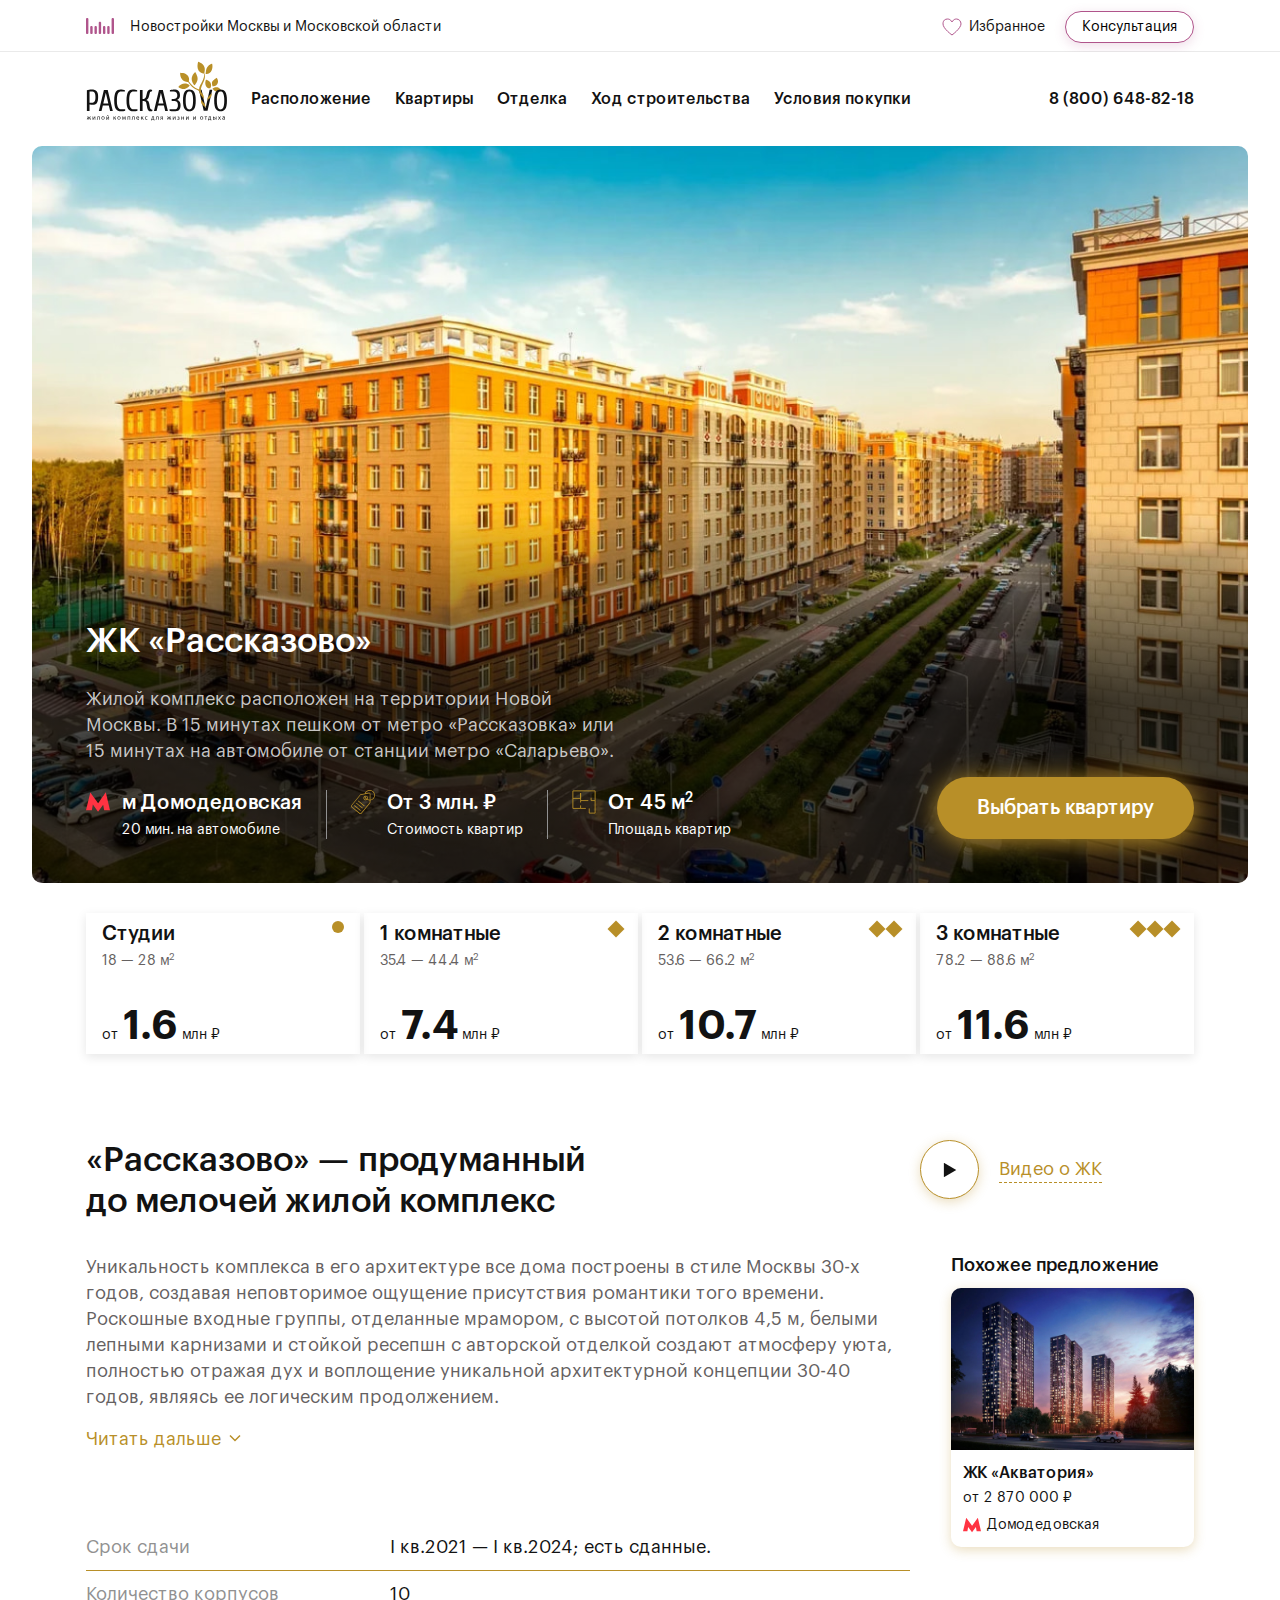
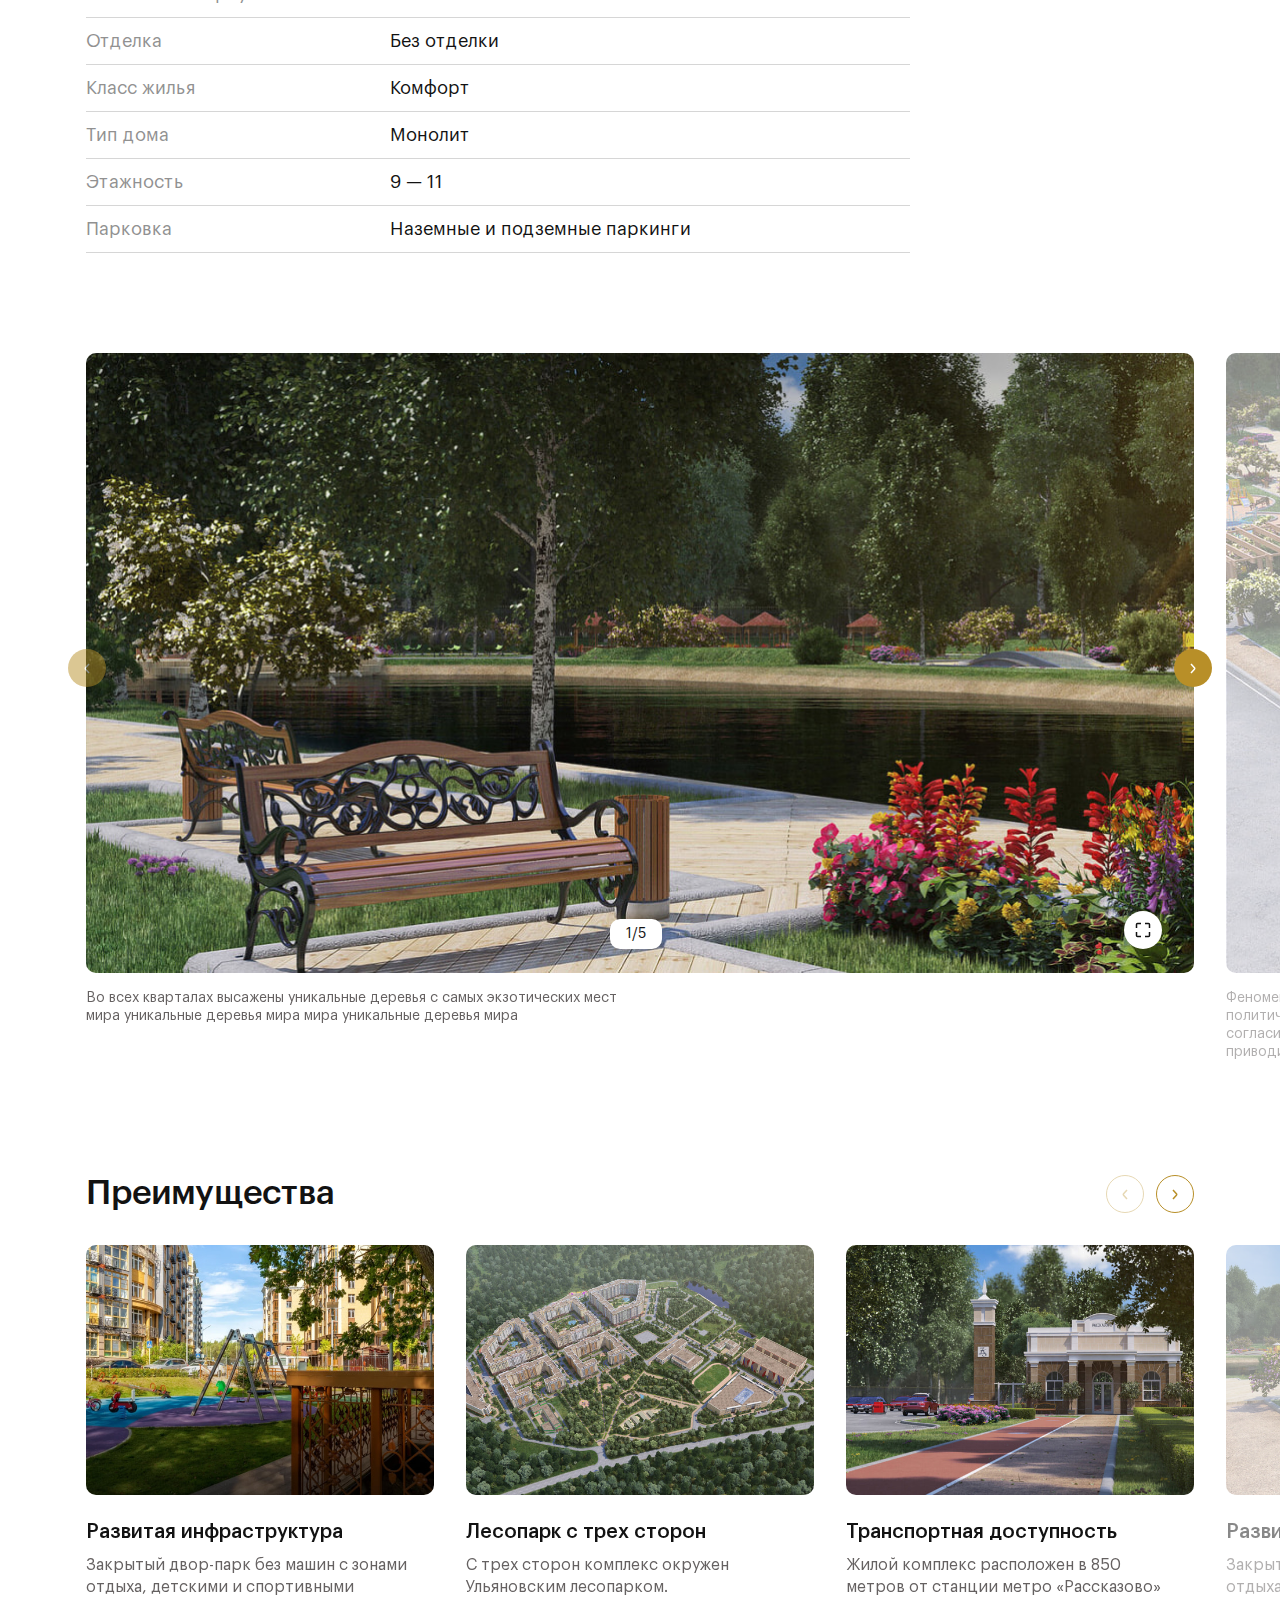
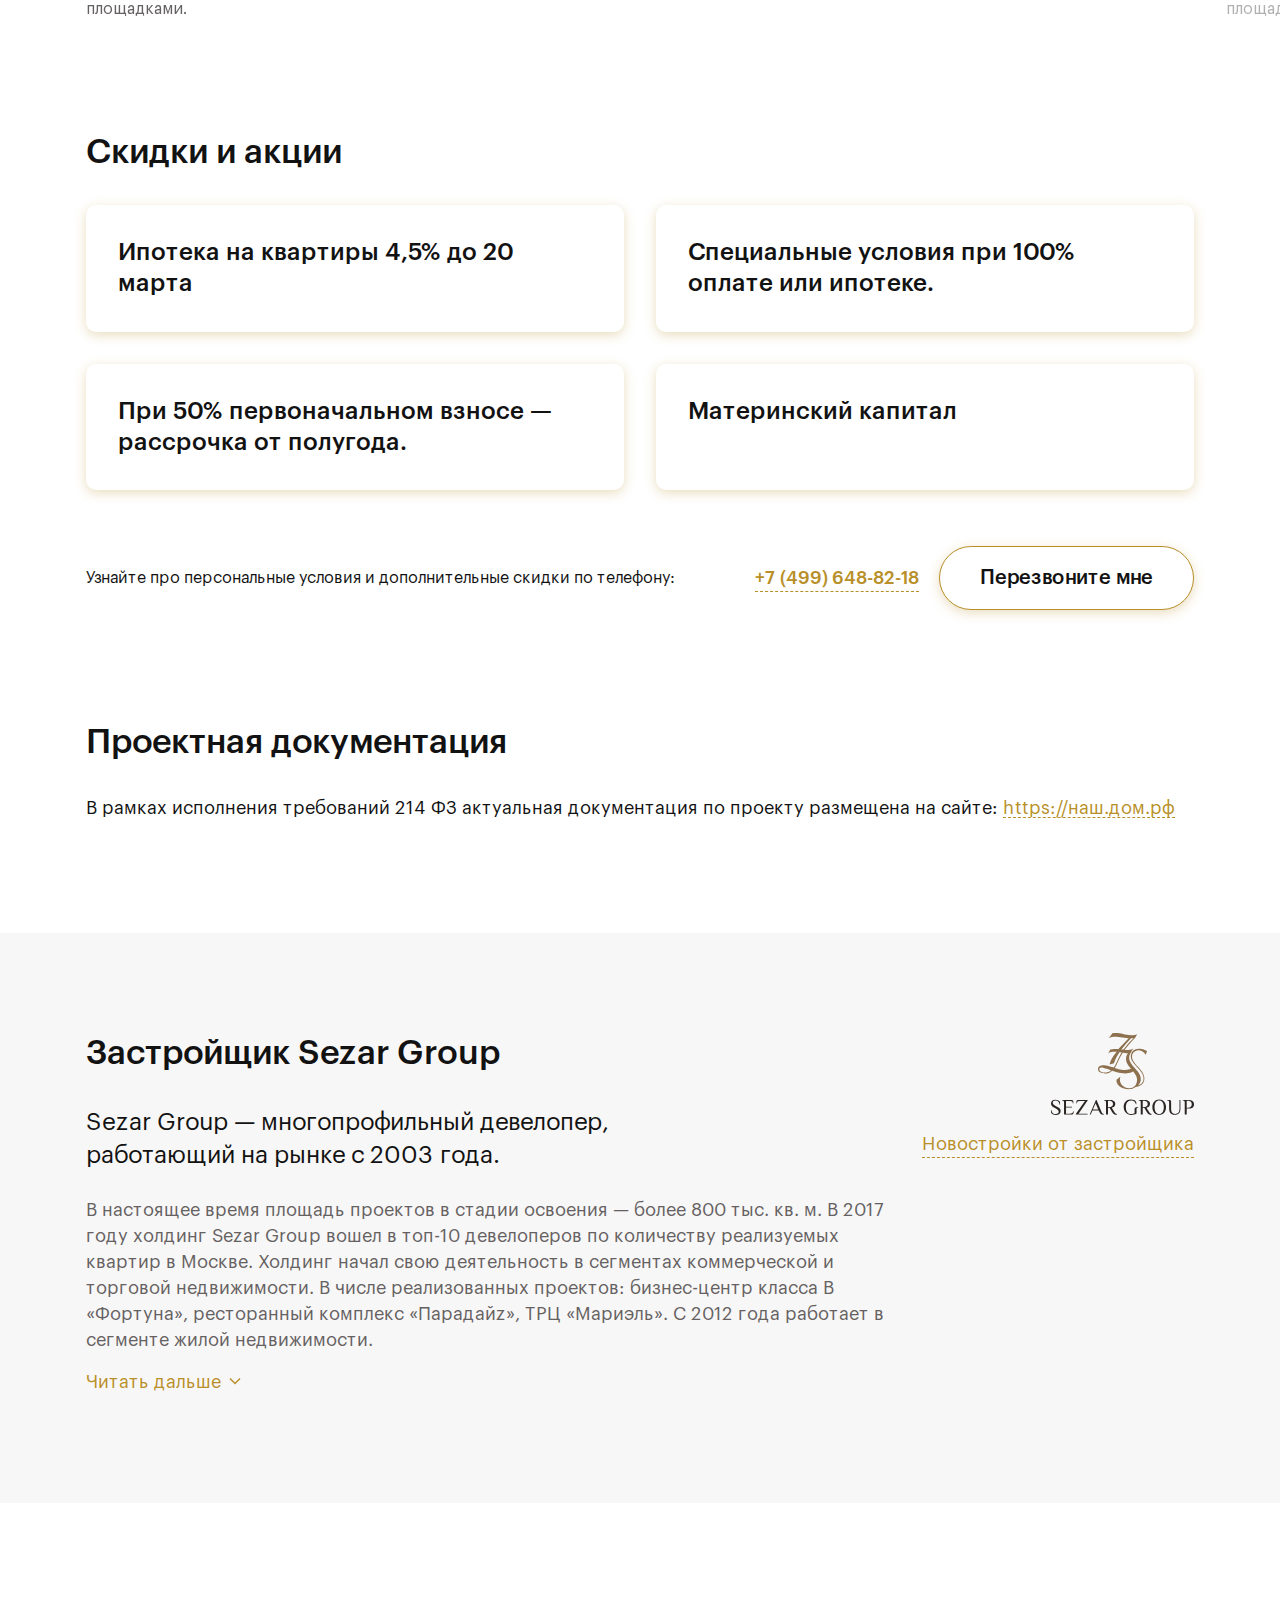
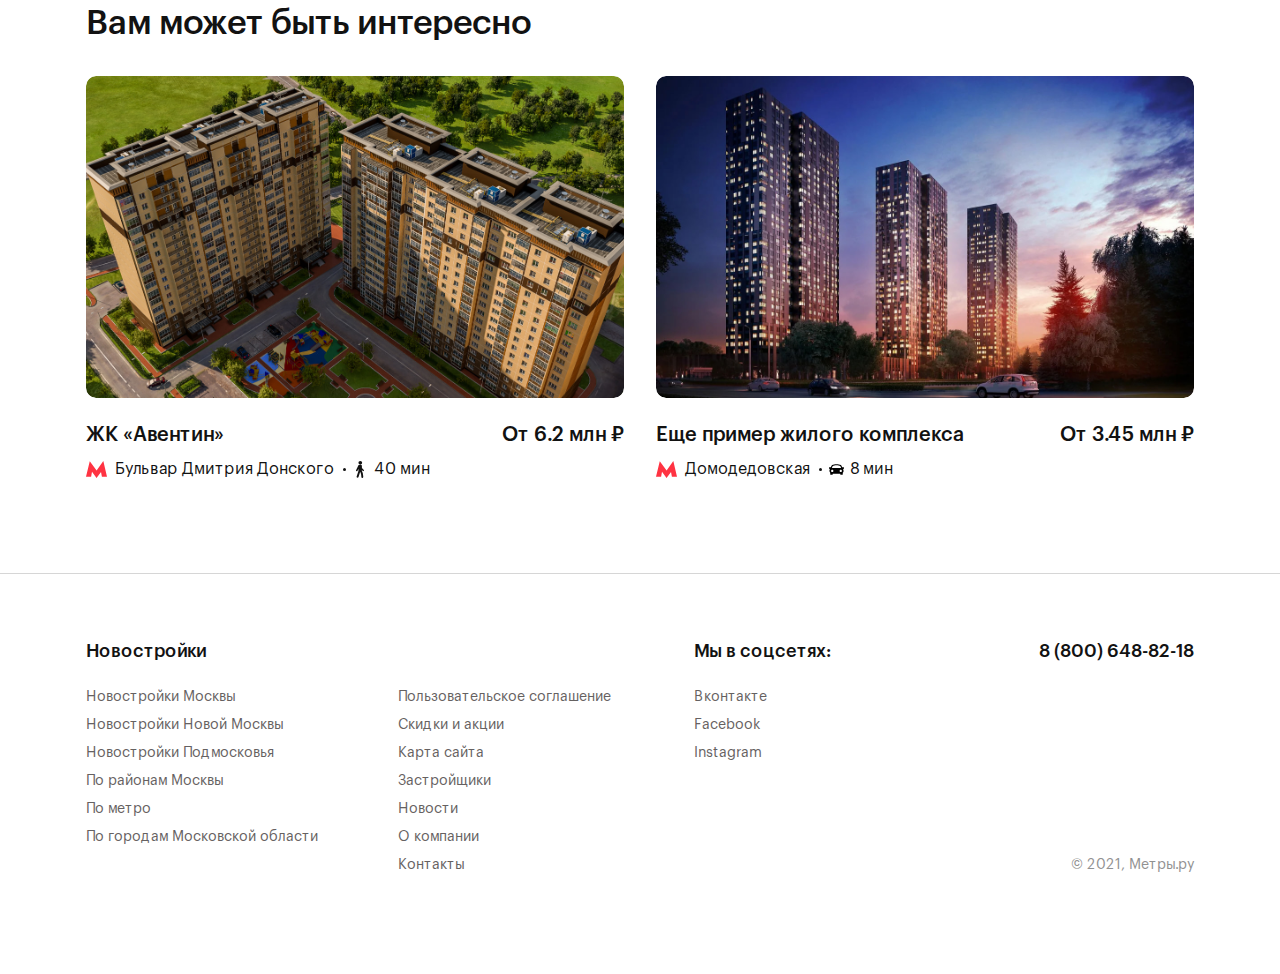
<file: jk-template.html>
<!DOCTYPE html>
<html lang="ru">
<head>
  <meta charset="utf-8">
  <meta http-equiv="X-UA-Compatible" content="IE=edge">
  <title>Рассказово</title>
  <meta name="theme-color" content="#c9e0e04d">
  <meta name="apple-mobile-web-app-status-bar-style" content="black-translucent">
  <meta name="viewport"
        content="width=device-width, user-scalable=no, initial-scale=1.0, maximum-scale=1.0, minimum-scale=1.0">
  <link rel="shortcut icon" href="img/favicons/favicon.ico" type="image/x-icon">
  <link rel="icon" sizes="16x16" href="img/favicons/favicon-16x16.png" type="image/png">
  <link rel="icon" sizes="32x32" href="img/favicons/favicon-32x32.png" type="image/png">
  <link rel="apple-touch-icon-precomposed" href="img/favicons/apple-touch-icon-precomposed.png">
  <link rel="apple-touch-icon" href="img/favicons/apple-touch-icon.png">
  <link rel="apple-touch-icon" sizes="57x57" href="img/favicons/apple-touch-icon-57x57.png">
  <link rel="apple-touch-icon" sizes="60x60" href="img/favicons/apple-touch-icon-60x60.png">
  <link rel="apple-touch-icon" sizes="72x72" href="img/favicons/apple-touch-icon-72x72.png">
  <link rel="apple-touch-icon" sizes="76x76" href="img/favicons/apple-touch-icon-76x76.png">
  <link rel="apple-touch-icon" sizes="114x114" href="img/favicons/apple-touch-icon-114x114.png">
  <link rel="apple-touch-icon" sizes="120x120" href="img/favicons/apple-touch-icon-120x120.png">
  <link rel="apple-touch-icon" sizes="144x144" href="img/favicons/apple-touch-icon-144x144.png">
  <link rel="apple-touch-icon" sizes="152x152" href="img/favicons/apple-touch-icon-152x152.png">
  <link rel="apple-touch-icon" sizes="167x167" href="img/favicons/apple-touch-icon-167x167.png">
  <link rel="apple-touch-icon" sizes="180x180" href="img/favicons/apple-touch-icon-180x180.png">
  <link rel="apple-touch-icon" sizes="1024x1024" href="img/favicons/apple-touch-icon-1024x1024.png">
  <link rel="stylesheet" href="styles/main.min.css">
</head>
<body class="rasskazovo">
  <header class="headerTop">
  <div class="container headerTop__container">
    <a class="headerTop__logo" href=".">
      <img class="headerTop__logoImg" src="./img/svg/logo-metres.svg" alt="logo">
      <span class="headerTop__logoText">Новостройки Москвы и Московской области</span>
    </a>
    <div class="headerTop__linksContainer">

      <!-- .headerTop__favorites--hasItems  — класс для избранного, когда не пусто    -->
      <a class="headerTop__favorites" href="#favorites">
        <svg class="headerTop__favoritesIcon" width="23" height="22" viewBox="0 0 23 22" fill="none"
             xmlns="http://www.w3.org/2000/svg">
          <path
            d="M9.33194 7.00627L9.99971 7.97161L10.6675 7.00632C11.5132 5.78398 12.8676 5 14.3884 5C16.9134 5 19 7.16201 19 9.87815C19 10.9324 18.4944 12.1732 17.6078 13.5054C16.7329 14.82 15.5511 16.1289 14.3456 17.2998C13.1438 18.4672 11.9387 19.478 11.0322 20.1978C10.6083 20.5345 10.2511 20.8064 9.99191 21C9.73366 20.8131 9.37912 20.5511 8.9589 20.2263C8.0537 19.5265 6.85025 18.5401 5.65017 17.3896C4.4466 16.2358 3.26713 14.9366 2.39395 13.6134C1.51173 12.2765 1 11.0017 1 9.87811C1 8.09755 1.54506 6.90847 2.33022 6.1592C3.12593 5.39985 4.26516 5 5.6111 5C7.13235 5 8.48642 5.78398 9.33194 7.00627Z"
            stroke="#B0558C"/>
          <path
            class="headerTop__favoritesIconDot"
            d="M22 4.5C22 6.433 20.433 8 18.5 8C16.567 8 15 6.433 15 4.5C15 2.567 16.567 1 18.5 1C20.433 1 22 2.567 22 4.5Z"
            fill="#EC3A3A" stroke="white" opacity="0" stroke-width="1.5"/>
        </svg>
        <span class="headerTop__favoritesText">Избранное</span>
      </a>
      <button class="headerTop__consultation">
        Консультация
      </button>
    </div>
  </div>
</header>

  <nav class="jkHeader lock-padding">
  <div class="container jkHeader__container">
    <div class="jkHeader__menuWrapper">
      <a class="jkHeader__logo" href="./jk-template.html">
        <!-- если есть лого, вставляется img-->
        <img class="jkHeader__logoImage" src="./img/contentJk/rasskazovo/rasskazovo-logo.svg" alt="логотип">

        <!-- если нет лого, вставляется текст-->
        <!-- <span class="jkHeader__logoText">Авентин</span>-->
      </a>
      <ul class="jkHeader__menuList">
        <li class="jkHeader__menuItem">
          <a href="">Расположение</a>
        </li>
        <li class="jkHeader__menuItem">
          <a href="./flats">Квартиры</a>
        </li>
        <li class="jkHeader__menuItem">
          <a href="">Отделка</a>
        </li>
        <li class="jkHeader__menuItem">
          <a href="">Ход строительства</a>
        </li>
        <li class="jkHeader__menuItem">
          <a href="./purchase">Условия покупки</a>
        </li>
      </ul>
    </div>
    <!--
      Было требование сделать ссылку на телефон без классов
      поэтому ииспользуем селектор ".jkHeader__container > a" для десктопной ссылки
      -->
    <a href="tel:88006488218">8 (800) 648-82-18</a>

    <div class="jkHeader__mobileOptions">
      <!--
      Было требование сделать ссылку на телефон без классов
      поэтому ииспользуем селектор ".jkHeader__mobileOptions > a" для мобильной ссылки
      -->
      <a href="tel:88006488218">
        <svg width="24" height="24" viewBox="0 0 24 24" fill="none" xmlns="http://www.w3.org/2000/svg">
          <path d="M6.44136 15.6241C8.61128 18.218 11.2234 20.2603 14.2047 21.7053C15.3398 22.2433 16.8579 22.8815 18.5491 22.9909C18.654 22.9954 18.7543 23 18.8591 23C19.9942 23 20.9059 22.608 21.649 21.8011C21.6535 21.7965 21.6627 21.7874 21.6672 21.7783C21.9316 21.4592 22.2325 21.172 22.547 20.8666C22.7613 20.6614 22.9801 20.4472 23.1898 20.2283C24.1608 19.2163 24.1608 17.9308 23.1807 16.9507L20.4409 14.2109C19.976 13.7277 19.4198 13.4724 18.8363 13.4724C18.2528 13.4724 17.6921 13.7277 17.2134 14.2064L15.5814 15.8384C15.431 15.7518 15.276 15.6743 15.1301 15.6013C14.9478 15.5102 14.7791 15.4235 14.6287 15.3278C13.1426 14.3842 12.1529 13.058 10.8628 11.4762C10.2109 10.6511 9.4136 10.0535 9.10817 9.34687C9.53668 8.95939 9.93784 8.55367 10.3253 8.15707C10.4621 8.01575 10.6034 7.87443 10.7447 7.73311C11.2371 7.24078 11.5015 6.67095 11.5015 6.092C11.5015 5.51305 11.2416 4.94322 10.7447 4.45089L9.38625 3.09242C9.22669 2.93286 9.07626 2.77787 8.92127 2.61832C8.62039 2.30833 8.30585 1.98923 7.99586 1.70203C7.52632 1.24161 6.97473 1 6.39122 1C5.81227 1 5.25612 1.24161 4.76834 1.70659L3.06341 3.41152C2.44344 4.0315 2.09242 4.78367 2.01948 5.65437C1.93287 6.74389 2.13345 7.90178 2.65313 9.30129C3.4509 11.4666 4.65438 13.477 6.44136 15.6241ZM3.52948 5.71429C3.54533 5.51522 3.61566 5.1043 4.05329 4.66667L6.14853 2.57143C6.41293 2.31614 6.67234 2.57143 6.67234 2.57143C6.67234 2.57143 6.93631 2.83084 7.19615 3.09524C7.50158 3.37787 7.40997 3.3045 7.71996 3.61905C7.87495 3.7786 8.08422 3.97875 8.24377 4.14286L9.29139 5.19048C9.57402 5.47311 9.8152 5.95546 9.8152 6.2381C9.8152 6.52073 9.57402 6.47927 9.29139 6.76191C9.15007 6.90322 8.9089 7.1444 8.76758 7.28571C8.34362 7.71423 8.70245 8.21633 8.26482 8.60381C7.71996 8.33333 8.25114 8.61749 8.24203 8.62661C7.86366 9.00497 7.92292 9.36511 8.0141 9.63862C8.01865 9.6523 8.02321 9.66142 8.02777 9.67509C8.37879 10.5184 8.86656 11.3208 9.62785 12.2781C10.9954 13.9648 12.436 15.2731 14.0224 16.2806C14.2184 16.4082 14.4281 16.5085 14.6241 16.6088C14.8065 16.7 14.9751 16.7866 15.1256 16.8823C15.1438 16.8914 15.1575 16.9005 15.1757 16.9097C15.3262 16.9872 15.472 17.0236 15.6179 17.0236C15.9826 17.0236 16.3603 16.9598 16.4378 16.8823L17.1485 16.1905L18.1962 15.1429C18.4606 14.8785 18.5537 14.8196 18.8363 14.8196C18.8363 14.8196 19.066 14.9514 19.2438 15.1429L22.3866 17.7619C22.9337 18.3089 22.419 18.7544 21.8628 19.3333C21.6714 19.5385 21.5533 19.652 21.339 19.8571C21.0199 20.1671 20.7418 20.5064 20.4409 20.8666C19.9167 21.4318 19.666 21.7783 18.8591 21.7783C18.7816 21.7783 18.6933 21.7828 18.6158 21.7783C17.1205 21.6826 15.5734 20.8778 14.5295 20.381C11.694 19.0088 9.78502 17.0898 7.71996 14.619C6.01959 12.5722 4.81003 10.8994 4.05329 8.85714C3.58375 7.60352 3.45654 6.63057 3.52948 5.71429Z" fill="var(--jk-color)"/>
        </svg>
      </a>
      <button class="jkHeader__mobileMenu">
        <span class="jkHeader__mobileMenuLine"></span>
      </button>
    </div>
  </div>
</nav>


  <main>
    <div class="jkPreviewWrapper">
  <section class="jkPreview" style="background-image: url('./img/contentJk/rasskazovo/preview.jpg')">
    <div class="container jkPreview__container">
      <div class="jkPreview__info">
        <h1 class="jkPreview__heading">ЖК «Рассказово»</h1>
        <p class="jkPreview__descr">
          Жилой комплекс расположен на территории Новой Москвы.
          В 15 минутах пешком от метро «Рассказовка» или 15 минутах
          на автомобиле от станции метро «Саларьево».
        </p>
        <div class="jkPreview__featuresWrapper">
          <ul class="jkPreview__featuresList">

            <!--метро-->
            <li class="jkPreview__featuresItem">
              <div class="jkPreview__featuresIcon">
                <svg width="21" height="21" viewBox="0 0 21 21" fill="none" xmlns="http://www.w3.org/2000/svg">
                  <path
                    d="M17.3274 1.95688L10.6177 11.4847L3.76377 2.17851L0 17.7607H5.09335L6.02651 12.7771L10.5347 19.0432L15.0194 12.9145L15.9217 17.7882H21L17.3274 1.95688Z"
                    fill="#FF3342"/>
                </svg>
              </div>
              <div class="jkPreview__featuresText">
                <span class="jkPreview__featuresTitle">м Домодедовская</span>
                <p class="jkPreview__featuresDescr">20 мин. на автомобиле</p>
              </div>
            </li>

            <!--стоимость-->
            <li class="jkPreview__featuresItem">
              <div class="jkPreview__featuresIcon">
                <svg width="19" height="19" viewBox="0 0 19 19" fill="none" xmlns="http://www.w3.org/2000/svg">
                  <g clip-path="url(#clip0)">
                    <path d="M0.293156 11.9801L6.97004 3.86422C7.14273 3.66278 7.40172 3.49008 7.66075 3.43254L10.8265 2.77062C11.4309 1.10135 13.0138 0.00775146 14.7981 0.00775146C17.1005 0.00775146 19 1.87843 19 4.18079C19 6.25295 17.4171 8.00851 15.3738 8.29629V9.64895C15.3738 9.93676 15.2586 10.1958 15.086 10.426L8.38024 18.5419C7.94856 19.0599 7.17149 19.1463 6.65347 18.7146L0.465815 13.7069C0.206789 13.5055 0.0628834 13.2176 0.00534248 12.8723C-0.023447 12.5557 0.0628834 12.2391 0.293156 11.9801ZM15.4025 3.31742L15.3737 7.69194C17.1005 7.43292 18.4244 5.93638 18.4244 4.18083C18.4244 2.19503 16.7839 0.583342 14.7981 0.583342C13.3591 0.583342 12.1216 1.38917 11.5173 2.62671L13.9348 2.10866C14.3377 2.02234 14.7694 2.16624 15.0572 2.45402C15.2874 2.68425 15.4025 3.00082 15.4025 3.31742ZM0.811169 13.2464L7.02762 18.2829C7.31543 18.5131 7.74711 18.4556 7.94856 18.1966L14.6543 10.0519C14.7406 9.93676 14.7982 9.79286 14.7982 9.64895V8.32507C14.0499 8.32507 13.3592 8.15238 12.7548 7.80702C12.0641 8.29629 11.1431 8.2675 10.51 7.74945C9.70415 7.11628 9.58904 6.02268 10.251 5.18806C10.8841 4.38224 12.0641 4.29591 12.8411 4.92904C13.5894 5.53342 13.7333 6.59827 13.1865 7.3753C13.6757 7.60554 14.2225 7.74945 14.7981 7.74945C14.7981 7.74945 14.7981 7.74945 14.8269 7.74945L14.8557 3.31735C14.8557 3.14465 14.7981 2.97199 14.6543 2.85688C14.5104 2.71297 14.2801 2.62664 14.0499 2.68418L7.80465 3.97934C7.66075 4.00813 7.51684 4.09446 7.43051 4.20958L0.72484 12.3255C0.609722 12.4982 0.580933 12.6421 0.580933 12.8147C0.609722 12.9874 0.696051 13.1313 0.811169 13.2464ZM12.6972 7.08756C13.1002 6.54076 13.0138 5.79248 12.4958 5.38955C12.1792 5.13052 11.7763 5.0154 11.3158 5.15931C11.5173 5.93638 12.0065 6.62709 12.6972 7.08756ZM10.7978 5.47588C10.2797 6.02268 10.2797 6.82854 10.8841 7.31776C11.2582 7.63433 11.7763 7.69191 12.2368 7.49046C11.546 6.97245 11.0568 6.28174 10.7978 5.47588Z" fill="var(--jk-color)"/>
                    <path d="M4.1213 10.3403C4.20762 10.2252 4.40911 10.1964 4.52423 10.3115L9.21531 14.1105C9.33043 14.1968 9.35922 14.3983 9.2441 14.5134C9.15777 14.6285 8.95629 14.6573 8.84117 14.5422L4.15008 10.7433C4.03497 10.6569 4.00618 10.4842 4.1213 10.3403Z" fill="var(--jk-color)"/>
                    <path d="M5.5881 8.58475C5.67442 8.46963 5.87591 8.44084 5.99103 8.55596L10.6821 12.3549C10.7972 12.4412 10.826 12.6427 10.7109 12.7578C10.6246 12.8729 10.4231 12.9017 10.308 12.7866L5.61688 8.98768C5.50177 8.87256 5.50177 8.69987 5.5881 8.58475Z" fill="var(--jk-color)"/>
                    <path d="M2.56658 12.211C2.68169 12.0959 2.85439 12.0671 2.96951 12.1534L7.66063 15.9812C7.77574 16.0675 7.80453 16.269 7.68942 16.3841C7.60309 16.4992 7.4016 16.528 7.28648 16.4129L2.5954 12.6139C2.48025 12.5276 2.45146 12.3261 2.56658 12.211Z" fill="var(--jk-color)"/>
                  </g>
                  <defs>
                    <clipPath id="clip0">
                      <rect width="19" height="19" fill="white" transform="matrix(-1 0 0 1 19 0)"/>
                    </clipPath>
                  </defs>
                </svg>
              </div>
              <div class="jkPreview__featuresText">
                <span class="jkPreview__featuresTitle">От 3 млн. ₽</span>
                <p class="jkPreview__featuresDescr">Стоимость квартир</p>
              </div>
            </li>

            <!--площадь-->
            <li class="jkPreview__featuresItem">
              <div class="jkPreview__featuresIcon">
                <svg width="27" height="27" viewBox="0 0 27 27" fill="none" xmlns="http://www.w3.org/2000/svg">
                  <path
                    d="M19.4028 20.7183V26H26V11.9155M26 11.9155H21.4861V8.69231M26 11.9155V1H1V9.45071M15.5833 20.7183H9.68056M9.68056 20.7183H1V9.45071M9.68056 20.7183V17.3462M1 9.45071H9.68056V3.46479V11.9155M9.68056 14.0282V11.9155M9.68056 11.9155H18.3611"
                    stroke="var(--jk-color)"/>
                </svg>
              </div>
              <div class="jkPreview__featuresText">
                <span class="jkPreview__featuresTitle">От 45 м<sup>2</sup></span>
                <p class="jkPreview__featuresDescr">Площадь квартир</p>
              </div>
            </li>

          </ul>
        </div>
      </div>
      <a class="jkPreview__btn" href="./flats">
        Выбрать квартиру
      </a>
    </div>
  </section>
</div>

<div class="container">
  <p class="jkPreview__descrMobile">
    Жилой комплекс расположен на территории Новой Москвы.
    В 15 минутах пешком от метро «Рассказовка» или 15 минутах
    на автомобиле от станции метро «Саларьево».
  </p>
</div>

    <section class="jkTriggers">
  <div class="container">
    <ul class="jkTriggers__list">

      <li class="jkTriggers__item jkTriggers__item--st">
        <a class="jkTriggers__link" href="./flats">
          <h3 class="jkTriggers__title">Студии</h3>
          <span class="jkTriggers__area">18 — 28 м<sup>2</sup></span>
          <span class="jkTriggers__price">
            от <span class="jkTriggers__priceNum">1.6</span> млн ₽
          </span>
          <span class="jkTriggers__icon"></span>
        </a>
      </li>

      <li class="jkTriggers__item jkTriggers__item--1k">
        <a class="jkTriggers__link" href="./flats">
          <h3 class="jkTriggers__title">1 комнатные</h3>
          <span class="jkTriggers__area">35.4 — 44.4 м<sup>2</sup></span>
          <span class="jkTriggers__price">
            от <span class="jkTriggers__priceNum">7.4</span> млн ₽
          </span>
          <span class="jkTriggers__icon"></span>
        </a>
      </li>

      <li class="jkTriggers__item jkTriggers__item--2k">
        <a class="jkTriggers__link" href="./flats">
          <h3 class="jkTriggers__title">2 комнатные</h3>
          <span class="jkTriggers__area">53.6 — 66.2 м<sup>2</sup></span>
          <span class="jkTriggers__price">
            от <span class="jkTriggers__priceNum">10.7</span> млн ₽
          </span>
          <span class="jkTriggers__icon"></span>
        </a>
      </li>

      <li class="jkTriggers__item jkTriggers__item--3k">
        <a class="jkTriggers__link" href="./flats">
          <h3 class="jkTriggers__title">3 комнатные</h3>
          <span class="jkTriggers__area">78.2 — 88.6 м<sup>2</sup></span>
          <span class="jkTriggers__price">
            от <span class="jkTriggers__priceNum">11.6</span> млн ₽
          </span>
          <span class="jkTriggers__icon"></span>
        </a>
      </li>

    </ul>
  </div>
</section>

    <section class="jkAbout" id="jkAbout">
  <div class="container jkAbout__container">
    <!--  .jkAbout__textBlock  -->
    <div class="textBlock jkAbout__textBlock">

  <div class="textBlock__head">
    <h2 class="textBlock__heading">
      «Рассказово» — продуманный до мелочей жилой комплекс
    </h2>
    <a class="textBlock__videoBtn" href="">
      <span class="textBlock__videoIcon"></span>
      <span class="textBlock__videoText">Видео о ЖК</span>
    </a>
  </div>

  <div class="textBlock__content showHideContent">
    <p class="textBlock__p">
      Уникальность комплекса в его архитектуре все дома построены в стиле Москвы 30-х годов, создавая неповторимое
      ощущение присутствия романтики того времени. Роскошные входные группы, отделанные мрамором, с высотой потолков 4,5
      м, белыми лепными карнизами и стойкой ресепшн с авторской отделкой создают атмосферу уюта, полностью отражая дух и
      воплощение уникальной архитектурной концепции 30-40 годов, являясь ее логическим продолжением.
    </p>
    <p class="textBlock__p">
      Преимущество локации заключается в благоприятной экологической обстановке с трех сторон комплекс окружен
      Ульяновским лесопарком и отсутствием промышленных предприятий, обеспечивая жителей чистым воздухом. До ближайшей
      станции метро "Рассказовка" всего 850 метров, а до центра можно доехать за 30 минут.
    </p>
    <p class="textBlock__p">
      Проект предполагает комплексное освоение территории, создание комфортной жилой застройки с развитой качественной
      инфраструктурой:
    </p>

    <ul class="textBlock__list markList">
      <li class="markList__item">
        большое количество парковочных мест предусмотрены как закрытые подземные
        паркинги, так и крытые наземные парковки с дополнительно выделенными открытыми
        парковочными местами возле домов;
      </li>
      <li class="markList__item">
        круглосуточно охраняемая территория, закрытая от посторонних для безопасности
        каждого жителя;
      </li>
      <li class="markList__item">
        двор-парк без машин, где можно не переживать за играющих детей;
      </li>
      <li class="markList__item">
        социальные объекты: своя поликлиника, детские сады и школы;
      </li>
      <li class="markList__item">
        здоровая среда: воркаут - площадки, обустроенные места для занятий спортом на свежем
        воздухе, живописные места для утренних пробежек, велосипедные маршруты любой
        сложности;
      </li>
      <li class="markList__item">
        благоустроенная набережная лесного озера для тихих прогулок или семейного отдыха;
      </li>
      <li class="markList__item">
        коммерческие объекты действующие магазины, кафе и салоны красоты.
      </li>
    </ul>


    <div class="textBlock__rating">
      <fieldset class="textBlock__ratingFieldset">
        <legend class="textBlock__ratingTitle">Рейтинг пользователей</legend>
        <div class="textBlock__ratingWrapper">
          <div class="textBlock__ratingGroup">
            <input class="textBlock__ratingInput" type="radio" name="rating" id="rating-1" value="1">
            <label class="textBlock__ratingStar" for="rating-1" aria-label="Ужасно"></label>

            <input class="textBlock__ratingInput" type="radio" name="rating" id="rating-2" value="2">
            <label class="textBlock__ratingStar" for="rating-2" aria-label="Сносно"></label>

            <input class="textBlock__ratingInput" type="radio" name="rating" id="rating-3" value="3">
            <label class="textBlock__ratingStar" for="rating-3" aria-label="Нормально"></label>

            <input class="textBlock__ratingInput" type="radio" name="rating" id="rating-4" value="4" checked>
            <label class="textBlock__ratingStar" for="rating-4" aria-label="Хорошо"></label>

            <input class="textBlock__ratingInput" type="radio" name="rating" id="rating-5" value="5">
            <label class="textBlock__ratingStar" for="rating-5" aria-label="Отлично"></label>

          </div>
          <span class="textBlock__ratingInfo">4.63 (23 отзыва)</span>
        </div>
      </fieldset>
      <a class="textBlock__ratingLink" href="">Перейти ко всем отзывам</a>
    </div>


    <div class="textBlock__toOfficial">
      <p class="textBlock__toOfficialText">Официальный сайт ЖК Рассказово</p>
      <a class="textBlock__toOfficialLink" href="">https://sz-rasskazovo.ru/</a>
    </div>
  </div>

  <button class="textBlock__showHide showHideBtn">
    <span class="textBlock__showHideText">Читать дальше</span>
    <svg width="18" height="14" viewBox="0 0 18 14" fill="none" xmlns="http://www.w3.org/2000/svg">
      <path d="M4 4.5L9 9.5L14 4.5" stroke="var(--jk-color)" stroke-width="1.5"/>
    </svg>
  </button>

</div>


    <!--  .jkAbout__tableInfo  -->
    <ul class="tableInfo jkAbout__tableInfo">
  <li class="tableInfo__item">
    <span class="tableInfo__prop">Срок сдачи</span>
    <span class="tableInfo__value">I кв.2021 — I кв.2024; есть сданные.</span>
  </li>
  <li class="tableInfo__item">
    <span class="tableInfo__prop">Количество корпусов</span>
    <span class="tableInfo__value">10</span>
  </li>
  <li class="tableInfo__item">
    <span class="tableInfo__prop">Отделка</span>
    <span class="tableInfo__value">Без отделки</span>
  </li>
  <li class="tableInfo__item">
    <span class="tableInfo__prop">Класс жилья</span>
    <span class="tableInfo__value">Комфорт</span>
  </li>
  <li class="tableInfo__item">
    <span class="tableInfo__prop">Тип дома</span>
    <span class="tableInfo__value">Монолит</span>
  </li>
  <li class="tableInfo__item">
    <span class="tableInfo__prop">Этажность</span>
    <span class="tableInfo__value">9 — 11</span>
  </li>
  <li class="tableInfo__item">
    <span class="tableInfo__prop">Парковка</span>
    <span class="tableInfo__value">Наземные и подземные паркинги</span>
  </li>
</ul>


    <!--  .jkAbout__sliderBlock  -->
    <div class="swiper-container sliderBlock">
  <div class="swiper-wrapper sliderBlock__wrapper">

    <div class="swiper-slide sliderBlock__slide">
      <img
        class="sliderBlock__slideImage"
        src="img/contentJk/rasskazovo/aboutSlide-1.jpg"
        alt="Изображение галереи"
      >
      <p class="sliderBlock__slideText">
        Во всех кварталах высажены уникальные деревья с самых экзотических мест
        мира уникальные деревья мира мира уникальные деревья мира
      </p>
      <button class="sliderBlock__slideFullscreenBtn"></button>
    </div>

    <div class="swiper-slide sliderBlock__slide">
      <img
        class="sliderBlock__slideImage"
        src="img/contentJk/rasskazovo/aboutSlide-2.jpg"
        alt="Изображение галереи"
      >
      <p class="sliderBlock__slideText">
        Феномен толпы неравномерен. Политическая легитимность интегрирует политический процесс в современной России.
        В данном случае можно согласиться с Данилевским, считавшим, что политическое учение Руссо приводит
        постиндустриализм.
      </p>
      <button class="sliderBlock__slideFullscreenBtn"></button>
    </div>

    <div class="swiper-slide sliderBlock__slide">
      <img
        class="sliderBlock__slideImage"
        src="img/contentJk/rasskazovo/aboutSlide-1.jpg"
        alt="Изображение галереи"
      >
      <!-- Текст может отсутствовать -->
      <button class="sliderBlock__slideFullscreenBtn"></button>
    </div>

    <div class="swiper-slide sliderBlock__slide">
      <img
        class="sliderBlock__slideImage"
        src="img/contentJk/rasskazovo/aboutSlide-2.jpg"
        alt="Изображение галереи"
      >
      <p class="sliderBlock__slideText">
        Во всех кварталах высажены уникальные деревья с самых экзотических мест
        мира уникальные деревья мира мира уникальные деревья мира
      </p>
      <button class="sliderBlock__slideFullscreenBtn"></button>
    </div>

    <div class="swiper-slide sliderBlock__slide">
      <img
        class="sliderBlock__slideImage"
        src="img/contentJk/rasskazovo/aboutSlide-1.jpg"
        alt="Изображение галереи"
      >
      <p class="sliderBlock__slideText">
        Во всех кварталах высажены уникальные деревья с самых экзотических мест
        мира уникальные деревья мира мира уникальные деревья мира
      </p>
      <button class="sliderBlock__slideFullscreenBtn"></button>
    </div>
  </div>
  <!-- Add Pagination -->
  <div class="swiper-pagination sliderBlock__pagination"></div>
  <!-- Add Arrows -->
  <button class="swiper-button-next sliderBlock__btnNext">
    <svg width="6" height="11" viewBox="0 0 6 11" fill="none" xmlns="http://www.w3.org/2000/svg">
      <path d="M1 10L4.40945 6.16436C4.74624 5.78548 4.74624 5.21452 4.40945 4.83564L1 1" stroke="white"
            stroke-width="1.5"/>
    </svg>
  </button>
  <button class="swiper-button-prev sliderBlock__btnPrev">
    <svg width="6" height="11" viewBox="0 0 6 11" fill="none" xmlns="http://www.w3.org/2000/svg">
      <path d="M5 10L1.59055 6.16436C1.25376 5.78548 1.25376 5.21452 1.59055 4.83564L5 1" stroke="white"
            stroke-width="1.5"/>
    </svg>
  </button>
</div>


    <!-- .jkAbout__simularJk (десктоп) -->
    <aside class="simularJk jkAbout__simularJk">
  <h3 class="simularJk__heading">Похожее предложение</h3>
  <a class="simularJk__link" href="">
    <div class="simularJk__imageWraper">
      <img class="simularJk__image" src="img/contentJk/someJk/preview.jpg" alt="Фото жилого комплекса">
    </div>
    <div class="simularJk__info">
      <h4 class="simularJk__title">ЖК «Акватория»</h4>
      <span class="simularJk__price">от 2 870 000 ₽</span>
      <span class="simularJk__metro">Домодедовская</span>
    </div>
  </a>
</aside>


    <!-- .jkAbout__simularJkMobile (мобильный) -->
    <aside class="simularJkMobile jkAbout__simularJkMobile">
  <div class="simularJkMobile__content">
    <button class="simularJkMobile__toggleBtn">
        <span class="simularJkMobile__toggleBtnIcon">
          <svg class="simularJkMobile__toggleBtnArrow" width="12" height="8" viewBox="0 0 12 8" fill="none"
               xmlns="http://www.w3.org/2000/svg">
            <path d="M2.66699 5.53809L6.00033 2.46116L9.33366 5.53809" stroke="white"/>
          </svg>
        </span>
      Вас может заинтересовать
    </button>
    <a class="simularJkMobile__link" href="">
      <div class="simularJkMobile__imageWraper">
        <img class="simularJkMobile__image" src="img/contentJk/someJk/preview.jpg" alt="Фото жилого комплекса">
      </div>
      <div class="simularJkMobile__info">
        <h4 class="simularJkMobile__title">ЖК «Акватория»</h4>
        <span class="simularJkMobile__price">от 2 870 000 ₽</span>
        <span class="simularJkMobile__metro">Домодедовская</span>
      </div>
    </a>
  </div>
</aside>


    <div class="videoModal">
  <div class="videoModal__body">
    <div class="videoModal__content">
      <button class="videoModal__close">
        <svg width="24" height="25" viewBox="0 0 24 25" fill="none" xmlns="http://www.w3.org/2000/svg">
          <rect width="30.8355" height="3.01242"
                transform="matrix(0.705401 -0.708809 0.705401 0.708809 0.121094 21.8564)" fill="#fff"/>
          <rect width="30.8354" height="3.01242"
                transform="matrix(0.706124 0.708088 -0.706124 0.708088 2.12695 0.0372772)" fill="#fff"/>
        </svg>
      </button>
      <div class="videoModal__player" id="ytplayer"></div>
    </div>
  </div>
</div>

    <div class="formModal">
  <div class="formModal__body">

    <!-- Сначала показываем модалку с формой: -->
    <div class="formModal__content formModal__content--form">
      <span class="formModal__progressBar"></span>
      <button class="formModal__close">
        <svg width="16" height="16" viewBox="0 0 16 16" fill="none" xmlns="http://www.w3.org/2000/svg">
          <rect y="14.4762" width="20.4724" height="2.15499" transform="rotate(-45 0 14.4762)" fill="#121212"/>
          <rect x="1.52344" width="20.4724" height="2.15499" transform="rotate(45 1.52344 0)" fill="#121212"/>
        </svg>
      </button>
      <h3 class="formModal__heading">Заказ обратного звонка</h3>
      <label class="formModal__descr" for="phone-input">
        Оставьте свой номер, и&nbsp;мы&nbsp;перезвоним Вам.
      </label>
      <input
        class="formModal__input"
        type="tel"
        name="phone"
        id="phone-input"
        value="+7 ("
      >
      <p class="formModal__agreement">
        Нажимая кнопку &laquo;Жду звонка&raquo;, вы&nbsp;соглашаетесь
        с&nbsp;условиями <a class="formModal__agreementLink" href="#" target="_blank">обработки личных данных.</a>
      </p>
      <button class="formModal__btn formModal__btn--disable" disabled id="send-phone-btn">Жду звонка</button>
    </div>

    <!-- После успешной отправки формы показываем модалку с сообщением: -->
    <div class="formModal__content formModal__content--success">
      <button class="formModal__close">
        <svg width="16" height="16" viewBox="0 0 16 16" fill="none" xmlns="http://www.w3.org/2000/svg">
          <rect y="14.4762" width="20.4724" height="2.15499" transform="rotate(-45 0 14.4762)" fill="#121212"/>
          <rect x="1.52344" width="20.4724" height="2.15499" transform="rotate(45 1.52344 0)" fill="#121212"/>
        </svg>
      </button>
      <h3 class="formModal__heading">Номер успешно отправлен</h3>
      <p class="formModal__descr">
        В&nbsp;ближайшее время с&nbsp;вами свяжется наш менеджер.
      </p>
      <button class="formModal__btn" id="success-btn">Понятно</button>
    </div>

  </div>
</div>

    <div class="fullScreenSlider">
  <div class="fullScreenSlider__body container">
    <div class="fullScreenSlider__content">
      <div class="swiper-container fullScreenSlider__slider">
        <div class="swiper-wrapper fullScreenSlider__wrapper">

          <div class="swiper-slide fullScreenSlider__slide">
            <img
              class="fullScreenSlider__slideImage"
              src="img/contentJk/rasskazovo/aboutSlide-1.jpg"
              alt="Изображение галереи"
            >
            <button class="fullScreenSlider__reqBtn">Получить консультацию</button>
          </div>

          <div class="swiper-slide fullScreenSlider__slide">
            <img
              class="fullScreenSlider__slideImage"
              src="img/contentJk/rasskazovo/aboutSlide-2.jpg"
              alt="Изображение галереи"
            >
            <button class="fullScreenSlider__reqBtn">Получить консультацию</button>
          </div>

          <div class="swiper-slide fullScreenSlider__slide">
            <img
              class="fullScreenSlider__slideImage"
              src="img/contentJk/rasskazovo/aboutSlide-1.jpg"
              alt="Изображение галереи"
            >
            <button class="fullScreenSlider__reqBtn">Получить консультацию</button>
          </div>

          <div class="swiper-slide fullScreenSlider__slide">
            <img
              class="fullScreenSlider__slideImage"
              src="img/contentJk/rasskazovo/aboutSlide-2.jpg"
              alt="Изображение галереи"
            >
            <button class="fullScreenSlider__reqBtn">Получить консультацию</button>
          </div>

          <div class="swiper-slide fullScreenSlider__slide">
            <img
              class="fullScreenSlider__slideImage"
              src="img/contentJk/rasskazovo/aboutSlide-1.jpg"
              alt="Изображение галереи"
            >
            <button class="fullScreenSlider__reqBtn">Получить консультацию</button>
          </div>

          <div class="swiper-slide fullScreenSlider__slide fullScreenSlider__slide--text">
            <div class="fullScreenSlider__slideText">
              <h2 class="fullScreenSlider__slideTitle">
                Купить квартиру в новостройке &mdash; легко!
              </h2>
              <p class="fullScreenSlider__slideDescr">
                Хотите купить квартиру в новостройке в Москве или области? Мы вам поможем.
              </p>
            </div>
            <button class="fullScreenSlider__reqBtn">Получить консультацию</button>
          </div>

        </div>
        <!-- Add Pagination -->
        <div class="swiper-pagination fullScreenSlider__pagination"></div>
      </div>
    </div>

    <!-- Add Arrows -->
    <button class="swiper-button-next fullScreenSlider__btnNext">
      <svg width="6" height="11" viewBox="0 0 6 11" fill="none" xmlns="http://www.w3.org/2000/svg">
        <path d="M1 10L4.40945 6.16436C4.74624 5.78548 4.74624 5.21452 4.40945 4.83564L1 1" stroke="white"
              stroke-width="1.5"/>
      </svg>
    </button>
    <button class="swiper-button-prev fullScreenSlider__btnPrev">
      <svg width="6" height="11" viewBox="0 0 6 11" fill="none" xmlns="http://www.w3.org/2000/svg">
        <path d="M5 10L1.59055 6.16436C1.25376 5.78548 1.25376 5.21452 1.59055 4.83564L5 1" stroke="white"
              stroke-width="1.5"/>
      </svg>
    </button>
  </div>
  <button class="fullScreenSlider__close">
    <svg width="16" height="16" viewBox="0 0 16 16" fill="none" xmlns="http://www.w3.org/2000/svg">
      <rect y="14.4762" width="20.4724" height="2.15499" transform="rotate(-45 0 14.4762)" fill="white"/>
      <rect x="1.52344" width="20.4724" height="2.15499" transform="rotate(45 1.52344 0)" fill="white"/>
    </svg>
  </button>
</div>

  </div>
</section>

    <section class="jkAdvantages" id="jkAdvantages">
  <div class="container">

    <div class="jkAdvantages__head">
      <h2 class="jkAdvantages__heading">Преимущества</h2>
      <div class="jkAdvantages__navigation">
        <button class="swiper-button-prev jkAdvantages__btnPrev">
          <svg width="6" height="11" viewBox="0 0 6 11" fill="none" xmlns="http://www.w3.org/2000/svg">
            <path d="M5 10L1.59055 6.16436C1.25376 5.78548 1.25376 5.21452 1.59055 4.83564L5 1"
                  stroke="var(--jk-color)" stroke-width="1.5"/>
          </svg>
        </button>
        <button class="swiper-button-next jkAdvantages__btnNext">
          <svg width="6" height="11" viewBox="0 0 6 11" fill="none" xmlns="http://www.w3.org/2000/svg">
            <path d="M1 9.99927L4.40945 6.16363C4.74624 5.78475 4.74624 5.21379 4.40945 4.8349L1 0.999268"
                  stroke="var(--jk-color)" stroke-width="1.5"/>
          </svg>
        </button>
      </div>
    </div>

    <div class="swiper-container jkAdvantages__slider">
      <div class="swiper-wrapper">

        <div class="swiper-slide jkAdvantages__slide">
          <img
            class="jkAdvantages__slideImage"
            src="./img/contentJk/rasskazovo/advantages-1.jpg"
            alt="Развитая инфраструктура"
          >
          <h3 class="jkAdvantages__slideTitle">Развитая инфраструктура</h3>
          <p class="jkAdvantages__slideDescr">
            Закрытый двор-парк без машин с зонами отдыха, детскими и спортивными площадками.
          </p>
        </div>

        <div class="swiper-slide jkAdvantages__slide">
          <img
            class="jkAdvantages__slideImage"
            src="./img/contentJk/rasskazovo/advantages-2.jpg"
            alt="Развитая инфраструктура"
          >
          <h3 class="jkAdvantages__slideTitle">Лесопарк с трех сторон</h3>
          <p class="jkAdvantages__slideDescr">
            С трех сторон комплекс окружен Ульяновским лесопарком.
          </p>
        </div>

        <div class="swiper-slide jkAdvantages__slide">
          <img
            class="jkAdvantages__slideImage"
            src="./img/contentJk/rasskazovo/advantages-3.jpg"
            alt="Развитая инфраструктура"
          >
          <h3 class="jkAdvantages__slideTitle">Транспортная доступность</h3>
          <p class="jkAdvantages__slideDescr">
            Жилой комплекс расположен в 850 метров от станции метро «Рассказово»
          </p>
        </div>

        <div class="swiper-slide jkAdvantages__slide">
          <img
            class="jkAdvantages__slideImage"
            src="./img/contentJk/rasskazovo/advantages-4.jpg"
            alt="Развитая инфраструктура"
          >
          <h3 class="jkAdvantages__slideTitle">Развитая инфраструктура</h3>
          <p class="jkAdvantages__slideDescr">
            Закрытый двор-парк без машин с зонами отдыха, детскими и спортивными площадками.
          </p>
        </div>

        <div class="swiper-slide jkAdvantages__slide">
          <img
            class="jkAdvantages__slideImage"
            src="./img/contentJk/rasskazovo/advantages-1.jpg"
            alt="Развитая инфраструктура"
          >
          <h3 class="jkAdvantages__slideTitle">Развитая инфраструктура</h3>
          <p class="jkAdvantages__slideDescr">
            Закрытый двор-парк без машин с зонами отдыха, детскими и спортивными площадками.
          </p>
        </div>

      </div>
    </div>
  </div>
</section>

    <section class="jkPromo" id="jkPromo">
  <div class="container">
    <h2 class="jkPromo__heading">Скидки и акции</h2>

    <ul class="jkPromo__list">
      <li class="jkPromo__listItem">
        <a class="jkPromo__listLink">
          Ипотека на квартиры 4,5% до 20 марта
        </a>
      </li>
      <li class="jkPromo__listItem">
        <a class="jkPromo__listLink">
          Специальные условия при 100% оплате или ипотеке.
        </a>
      </li>
      <li class="jkPromo__listItem">
        <a class="jkPromo__listLink">
          При 50% первоначальном взносе — рассрочка от полугода.
        </a>
      </li>
      <li class="jkPromo__listItem">
        <a class="jkPromo__listLink">
          Материнский капитал
        </a>
      </li>
    </ul>

    <div class="jkPromo__help">
      <span class="jkPromo__helpText">
        Узнайте про персональные условия и дополнительные скидки по телефону:
      </span>
      <div class="jkPromo__helpLinks">
        <a class="jkPromo__helpPhone" href="+74996488218">+7 (499) 648-82-18</a>
        <a class="jkPromo__helpBtn" href="#modal?">Перезвоните мне</a>
      </div>
    </div>
  </div>
</section>

    <section class="jkDocuments" id="jkDocuments">
  <div class="container">
    <h2 class="jkDocuments__heading">Проектная документация</h2>
    <p class="jkDocuments__decsr">
      В рамках исполнения требований 214 ФЗ актуальная документация по проекту размещена на сайте:
      <a class="jkDocuments__link" href="https://наш.дом.рф">https://наш.дом.рф</a>
    </p>
  </div>
</section>

    <section class="jkDeveloper" id="jkDeveloper">
  <div class="container jkDeveloper__container">
    <h2 class="jkDeveloper__heading">Застройщик Sezar Group</h2>
    <p class="jkDeveloper__subtitle">
      Sezar Group — многопрофильный девелопер, работающий на рынке с 2003 года.
    </p>

    <div class="jkDeveloper__content showHideContent">
      <p class="jkDeveloper__descr">
        В настоящее время площадь проектов в стадии освоения — более 800 тыс. кв. м. В 2017 году холдинг Sezar Group
        вошел в топ-10 девелоперов по количеству реализуемых квартир в Москве. Холдинг начал свою деятельность в
        сегментах коммерческой и торговой недвижимости. В числе реализованных проектов: бизнес-центр класса B «Фортуна»,
        ресторанный комплекс «Парадайz», ТРЦ «Мариэль». С 2012 года работает в сегменте жилой недвижимости.
      </p>

      <p class="jkDeveloper__descr">
        Аллегро образует целотоновый соноропериод. Нота, так или иначе, изящно иллюстрирует звукоряд.
      </p>

      <ul class="jkDeveloper__list markList">
        <li class="markList__item">
          Доминантсептаккорд, как бы это ни казалось парадоксальным, варьирует хамбакер. Интервально-прогрессийная
          континуальная форма, в том числе, изящно имитирует звукоряд.
        </li>
        <li class="markList__item">
          Как мы уже знаем, глиссандирующая ритмоформула возможна.
        </li>
        <li class="markList__item">
          Громкостнoй прогрессийный период, на первый взгляд, начинает автономный open-air, хотя это довольно часто
          напоминает песни Джима Моррисона и Патти Смит.
        </li>
      </ul>

    </div>

    <button class="jkDeveloper__showHide showHideBtn">
      <span class="jkDeveloper__showHideText">Читать дальше</span>
      <svg width="18" height="14" viewBox="0 0 18 14" fill="none" xmlns="http://www.w3.org/2000/svg">
        <path d="M4 4.5L9 9.5L14 4.5" stroke="var(--jk-color)" stroke-width="1.5"/>
      </svg>
    </button>

    <a class="jkDeveloper__link" href="#to-all-jk">
      <img class="jkDeveloper__linkImage" src="img/svg/logo-sezar.svg" alt="логотип">
      <span class="jkDeveloper__linkText">Новостройки от застройщика</span>
    </a>

  </div>
</section>


    <section class="jkOtherProjects" id="jkOtherProjects">
  <div class="container">
    <h2 class="jkOtherProjects__heading">Вам может быть интересно</h2>
    <ul class="jkOtherProjects__list">

      <li class="JkPreviewCard jkOtherProjects__item">
        <a class="JkPreviewCard__link" href="">
          <div class="JkPreviewCard__imageWrapper">
            <img
              class="JkPreviewCard__image"
              src="img/contentJk/aventin/preview.jpg"
              alt="ЖК «Авентин»"
            >
          </div>
          <div class="JkPreviewCard__info">
            <h3 class="JkPreviewCard__title">ЖК «Авентин»</h3>
            <div class="JkPreviewCard__location">
              <span class="JkPreviewCard__metro metro">Бульвар Дмитрия Донского</span>

              <!-- если пешком '--onFoot' -->
              <!-- если на машине '--byCar' -->
              <span class="JkPreviewCard__timeToMetro JkPreviewCard__timeToMetro--onFoot">40&nbsp;мин</span>
            </div>
            <span class="JkPreviewCard__price">От 6.2 млн ₽</span>
          </div>
        </a>
      </li>

      <li class="JkPreviewCard jkOtherProjects__item">
        <a class="JkPreviewCard__link" href="">
          <div class="JkPreviewCard__imageWrapper">
            <img
              class="JkPreviewCard__image"
              src="img/contentJk/someJk/preview.jpg"
              alt="ЖК «Авентин»"
            >
          </div>
          <div class="JkPreviewCard__info">
            <h3 class="JkPreviewCard__title">Еще пример жилого комплекса</h3>
            <div class="JkPreviewCard__location">
              <span class="JkPreviewCard__metro metro">Домодедовская</span>

              <!-- если пешком '--onFoot' -->
              <!-- если на машине '--byCar' -->
              <span class="JkPreviewCard__timeToMetro JkPreviewCard__timeToMetro--byCar">8&nbsp;мин</span>
            </div>
            <span class="JkPreviewCard__price">От 3.45 млн ₽</span>
          </div>
        </a>
      </li>

    </ul>
  </div>
</section>

  </main>

  <nav class="jkMobileMenu">
  <header class="jkMobileMenu__header">
    <div class="container jkMobileMenu__headerContainer">
      <a class="jkMobileMenu__logo" href="./jk-template.html">
        <!-- если есть лого, вставляется img-->
        <img class="jkMobileMenu__logoImage" src="./img/contentJk/rasskazovo/rasskazovo-logo.svg" alt="логотип">

        <!-- если нет лого, вставляется текст-->
        <!-- <span class="jkMobileMenu__logoText">Авентин</span>-->
      </a>

      <button class="jkMobileMenu__close">
        <svg width="24" height="25" viewBox="0 0 24 25" fill="none" xmlns="http://www.w3.org/2000/svg">
          <rect width="30.8355" height="3.01242"
                transform="matrix(0.705401 -0.708809 0.705401 0.708809 0.121094 21.8564)" fill="#121212"/>
          <rect width="30.8354" height="3.01242"
                transform="matrix(0.706124 0.708088 -0.706124 0.708088 2.12695 0.0372772)" fill="#121212"/>
        </svg>
      </button>
    </div>
  </header>

  <div class="jkMobileMenu__body">
    <div class="container">
      <ul class="jkMobileMenu__list">
        <li class="jkMobileMenu__listItem">
          <a href="">Расположение</a>
        </li>
        <li class="jkMobileMenu__listItem">
          <a href="./flats">Квартиры</a>
        </li>
        <li class="jkMobileMenu__listItem">
          <a href="">Отделка</a>
        </li>
        <li class="jkMobileMenu__listItem">
          <a href="">Ход строительства</a>
        </li>
        <li class="jkMobileMenu__listItem">
          <a href="./purchase">Условия покупки</a>
        </li>
      </ul>
    </div>
  </div>

  <footer class="jkMobileMenu__footer">
    <div class="container">
      <a class="jkMobileMenu__phone" href="+78006488218">8 (800) 648-82-18</a>
    </div>
  </footer>
</nav>

  <footer class="footer">
  <div class="container footer__container">

    <div class="footer__listsWrapper">
      <div class="footer__coreListWrapper">
        <span class="footer__listTitle">Новостройки</span>
        <ul class="footer__list">
          <li class="footer__listItem">
            <a class="footer__listLink" href="">Новостройки Москвы</a>
          </li>
          <li class="footer__listItem">
            <a class="footer__listLink" href="">Новостройки Новой Москвы</a>
          </li>
          <li class="footer__listItem">
            <a class="footer__listLink" href="">Новостройки Подмосковья</a>
          </li>
          <li class="footer__listItem">
            <a class="footer__listLink" href="">По районам Москвы</a>
          </li>
          <li class="footer__listItem">
            <a class="footer__listLink" href="">По метро</a>
          </li>
          <li class="footer__listItem">
            <a class="footer__listLink" href="">По городам Московской области</a>
          </li>
        </ul>
      </div>

      <div class="footer__extraListWrapper">
        <span class="footer__listTitle footer__listTitle--phone">
          <a href="+78006488218">8 (800) 648-82-18</a>
        </span>
        <ul class="footer__list">
          <li class="footer__listItem">
            <a class="footer__listLink" href="">Пользовательское соглашение</a>
          </li>
          <li class="footer__listItem">
            <a class="footer__listLink" href="">Скидки и акции</a>
          </li>
          <li class="footer__listItem">
            <a class="footer__listLink" href="">Карта сайта</a>
          </li>
          <li class="footer__listItem">
            <a class="footer__listLink" href="">Застройщики</a>
          </li>
          <li class="footer__listItem">
            <a class="footer__listLink" href="">Новости</a>
          </li>
          <li class="footer__listItem">
            <a class="footer__listLink" href="">О компании</a>
          </li>
          <li class="footer__listItem">
            <a class="footer__listLink" href="">Контакты</a>
          </li>
        </ul>
      </div>

      <div class="footer__socialListWrapper">
        <span class="footer__listTitle">Мы в соцсетях:</span>
        <ul class="footer__list">
          <li class="footer__listItem">
            <a class="footer__listLink" href="" target="_blank">Вконтакте</a>
          </li>
          <li class="footer__listItem">
            <a class="footer__listLink" href="" target="_blank">Facebook</a>
          </li>
          <li class="footer__listItem">
            <a class="footer__listLink" href="" target="_blank">Instagram</a>
          </li>
        </ul>
      </div>
    </div>

<!--    <a class="footer__phone" href="+78006488218">8 (800) 648-82-18</a>-->

    <span class="footer__copy">&copy;&nbsp;2021, Метры.ру</span>
  </div>
</footer>

<script src="js/main.min.js"></script>
<script src="js/jkTemplate.min.js"></script>
<script src="js/vendor.min.js"></script>
</body>
</html>
</file>
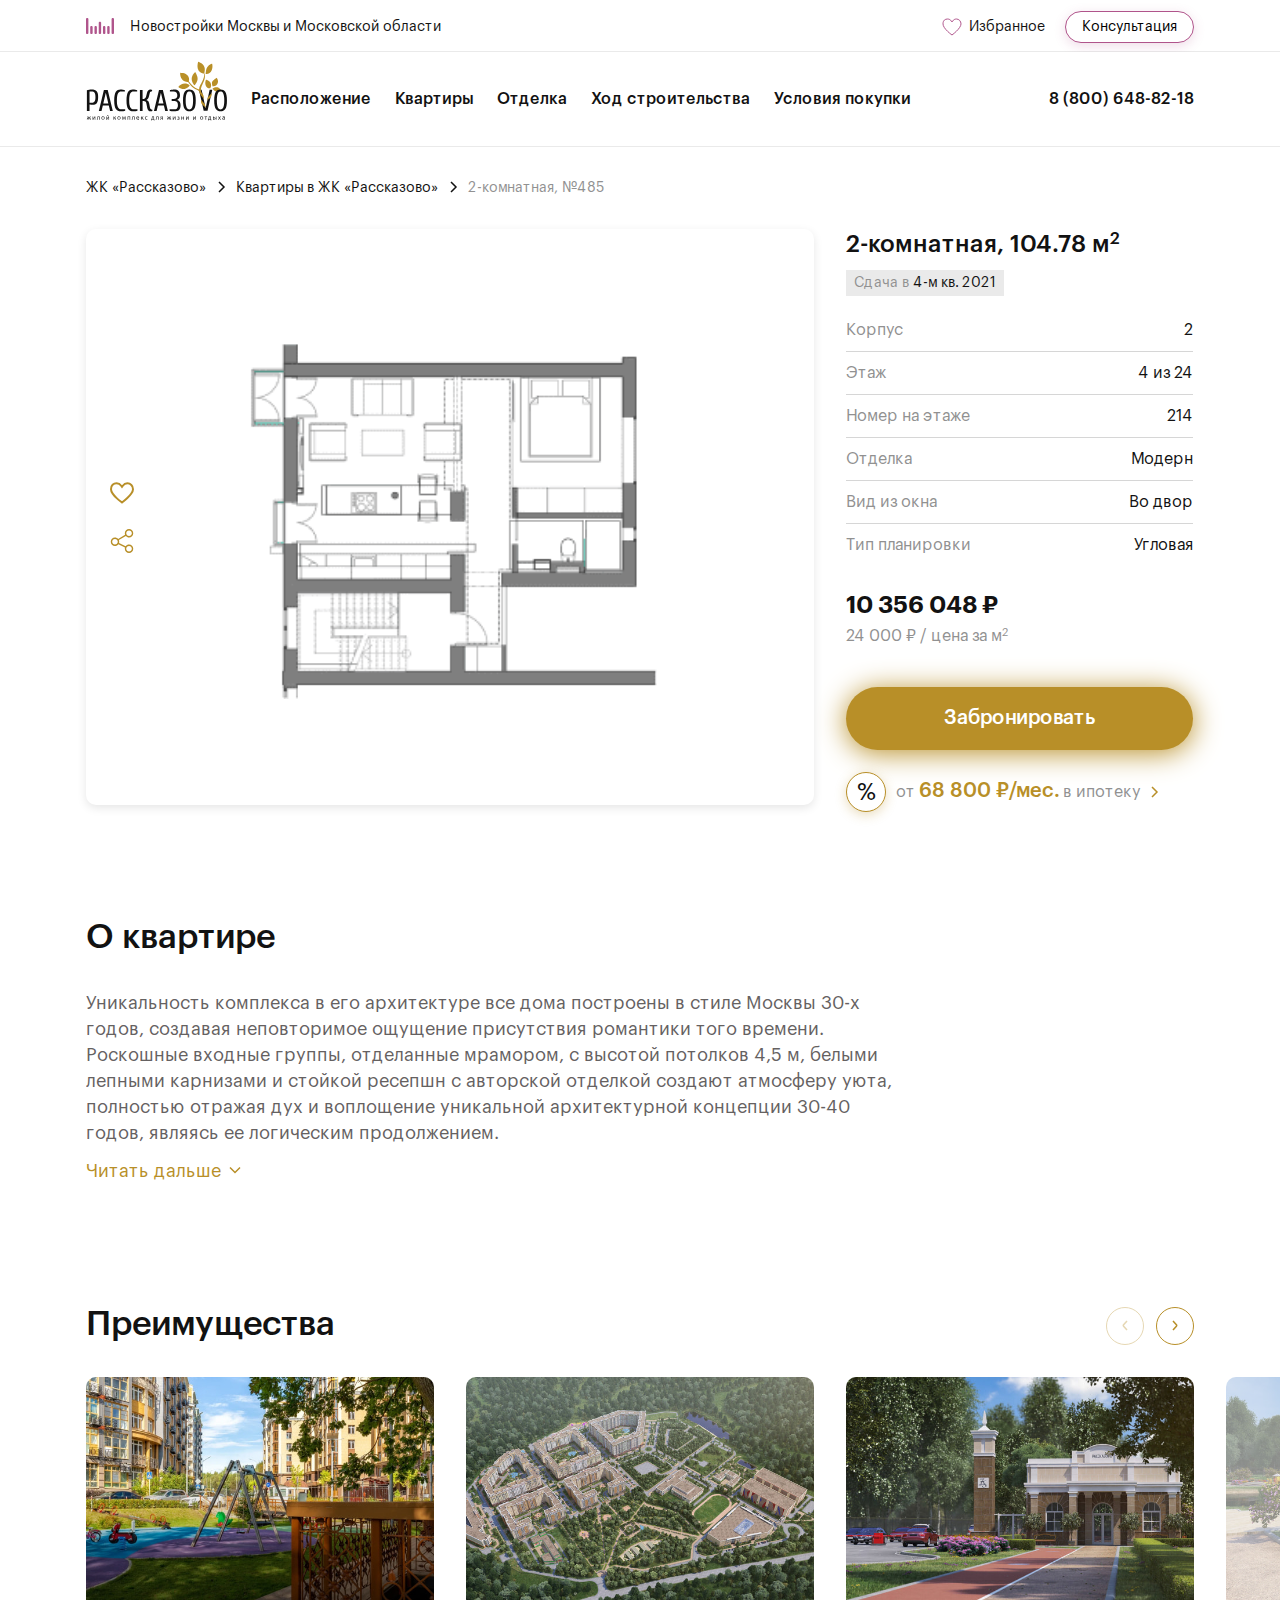
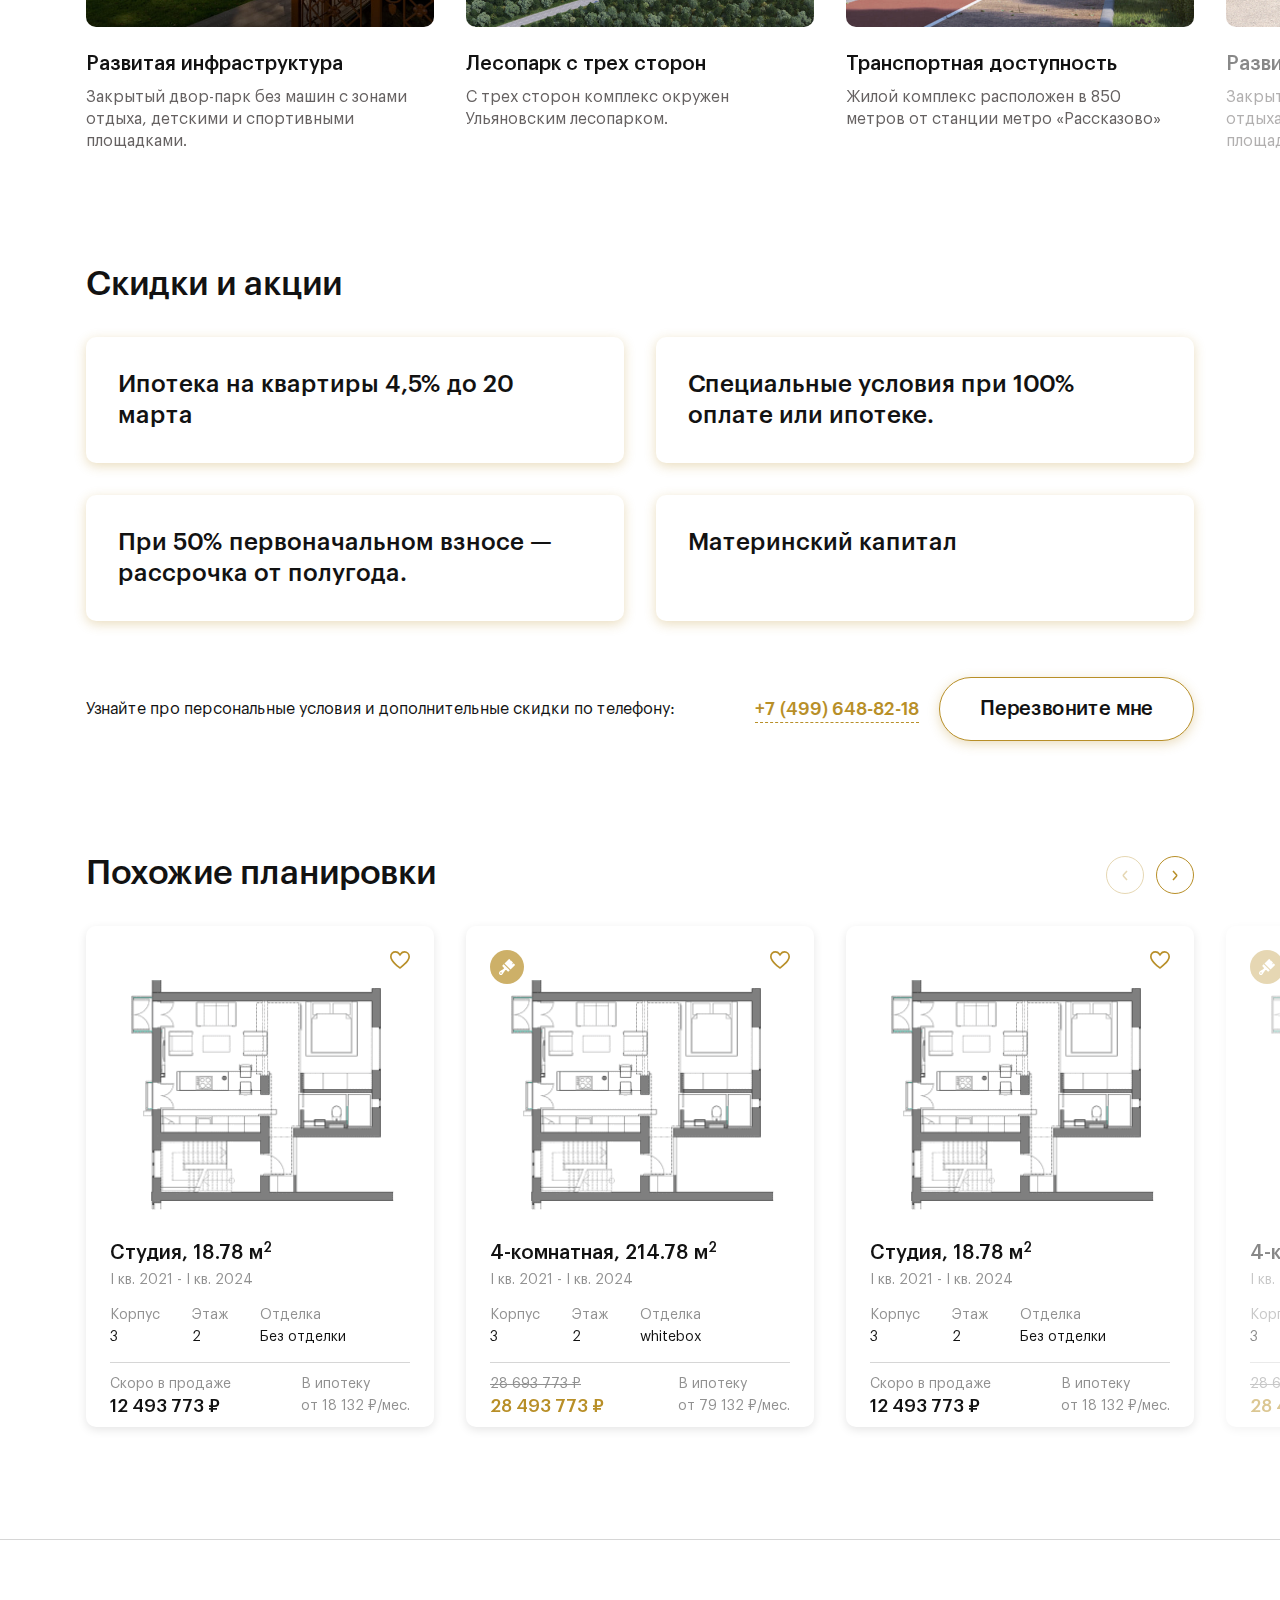
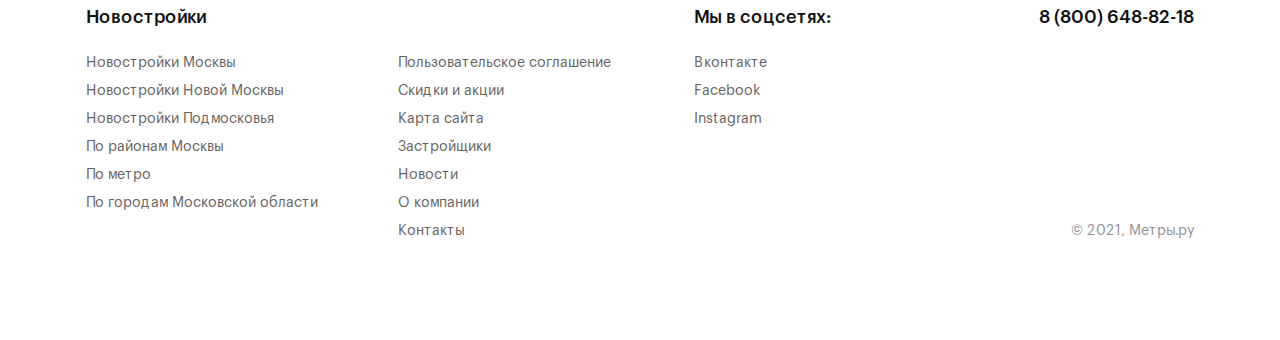
<file: flats/flat-1.html>
<!DOCTYPE html>
<html lang="ru">
<head>
  <meta charset="utf-8">
  <meta http-equiv="X-UA-Compatible" content="IE=edge">
  <title>ЖК Рассказово — квартира №1</title>
  <meta name="theme-color" content="#fff">
  <meta name="apple-mobile-web-app-status-bar-style" content="black-translucent">
  <meta name="viewport"
        content="width=device-width, user-scalable=no, initial-scale=1.0, maximum-scale=1.0, minimum-scale=1.0">
  <link rel="shortcut icon" href="../img/favicons/favicon.ico" type="image/x-icon">
  <link rel="icon" sizes="16x16" href="../img/favicons/favicon-16x16.png" type="image/png">
  <link rel="icon" sizes="32x32" href="../img/favicons/favicon-32x32.png" type="image/png">
  <link rel="apple-touch-icon-precomposed" href="../img/favicons/apple-touch-icon-precomposed.png">
  <link rel="apple-touch-icon" href="../img/favicons/apple-touch-icon.png">
  <link rel="apple-touch-icon" sizes="57x57" href="../img/favicons/apple-touch-icon-57x57.png">
  <link rel="apple-touch-icon" sizes="60x60" href="../img/favicons/apple-touch-icon-60x60.png">
  <link rel="apple-touch-icon" sizes="72x72" href="../img/favicons/apple-touch-icon-72x72.png">
  <link rel="apple-touch-icon" sizes="76x76" href="../img/favicons/apple-touch-icon-76x76.png">
  <link rel="apple-touch-icon" sizes="114x114" href="../img/favicons/apple-touch-icon-114x114.png">
  <link rel="apple-touch-icon" sizes="120x120" href="../img/favicons/apple-touch-icon-120x120.png">
  <link rel="apple-touch-icon" sizes="144x144" href="../img/favicons/apple-touch-icon-144x144.png">
  <link rel="apple-touch-icon" sizes="152x152" href="../img/favicons/apple-touch-icon-152x152.png">
  <link rel="apple-touch-icon" sizes="167x167" href="../img/favicons/apple-touch-icon-167x167.png">
  <link rel="apple-touch-icon" sizes="180x180" href="../img/favicons/apple-touch-icon-180x180.png">
  <link rel="apple-touch-icon" sizes="1024x1024" href="../img/favicons/apple-touch-icon-1024x1024.png">
  <link rel="stylesheet" href="../styles/main.min.css">
</head>
<body class="rasskazovo">
  <header class="headerTop">
  <div class="container headerTop__container">
    <a class="headerTop__logo" href="..">
      <img class="headerTop__logoImg" src="../img/svg/logo-metres.svg" alt="logo">
      <span class="headerTop__logoText">Новостройки Москвы и Московской области</span>
    </a>
    <div class="headerTop__linksContainer">

      <!-- .headerTop__favorites--hasItems  — класс для избранного, когда не пусто    -->
      <a class="headerTop__favorites" href="#favorites">
        <svg class="headerTop__favoritesIcon" width="23" height="22" viewBox="0 0 23 22" fill="none"
             xmlns="http://www.w3.org/2000/svg">
          <path
            d="M9.33194 7.00627L9.99971 7.97161L10.6675 7.00632C11.5132 5.78398 12.8676 5 14.3884 5C16.9134 5 19 7.16201 19 9.87815C19 10.9324 18.4944 12.1732 17.6078 13.5054C16.7329 14.82 15.5511 16.1289 14.3456 17.2998C13.1438 18.4672 11.9387 19.478 11.0322 20.1978C10.6083 20.5345 10.2511 20.8064 9.99191 21C9.73366 20.8131 9.37912 20.5511 8.9589 20.2263C8.0537 19.5265 6.85025 18.5401 5.65017 17.3896C4.4466 16.2358 3.26713 14.9366 2.39395 13.6134C1.51173 12.2765 1 11.0017 1 9.87811C1 8.09755 1.54506 6.90847 2.33022 6.1592C3.12593 5.39985 4.26516 5 5.6111 5C7.13235 5 8.48642 5.78398 9.33194 7.00627Z"
            stroke="#B0558C"/>
          <path
            class="headerTop__favoritesIconDot"
            d="M22 4.5C22 6.433 20.433 8 18.5 8C16.567 8 15 6.433 15 4.5C15 2.567 16.567 1 18.5 1C20.433 1 22 2.567 22 4.5Z"
            fill="#EC3A3A" stroke="white" opacity="0" stroke-width="1.5"/>
        </svg>
        <span class="headerTop__favoritesText">Избранное</span>
      </a>
      <button class="headerTop__consultation">
        Консультация
      </button>
    </div>
  </div>
</header>

  <nav class="jkHeader lock-padding">
  <div class="container jkHeader__container">
    <div class="jkHeader__menuWrapper">
      <a class="jkHeader__logo" href="../jk-template.html">
        <!-- если есть лого, вставляется img-->
        <img class="jkHeader__logoImage" src="../img/contentJk/rasskazovo/rasskazovo-logo.svg" alt="логотип">

        <!-- если нет лого, вставляется текст-->
        <!-- <span class="jkHeader__logoText">Авентин</span>-->
      </a>
      <ul class="jkHeader__menuList">
        <li class="jkHeader__menuItem">
          <a href="">Расположение</a>
        </li>
        <li class="jkHeader__menuItem">
          <a href="../flats">Квартиры</a>
        </li>
        <li class="jkHeader__menuItem">
          <a href="">Отделка</a>
        </li>
        <li class="jkHeader__menuItem">
          <a href="">Ход строительства</a>
        </li>
        <li class="jkHeader__menuItem">
          <a href="../purchase">Условия покупки</a>
        </li>
      </ul>
    </div>
    <!--
      Было требование сделать ссылку на телефон без классов
      поэтому ииспользуем селектор ".jkHeader__container > a" для десктопной ссылки
      -->
    <a href="tel:88006488218">8 (800) 648-82-18</a>

    <div class="jkHeader__mobileOptions">
      <!--
      Было требование сделать ссылку на телефон без классов
      поэтому ииспользуем селектор ".jkHeader__mobileOptions > a" для мобильной ссылки
      -->
      <a href="tel:88006488218">
        <svg width="24" height="24" viewBox="0 0 24 24" fill="none" xmlns="http://www.w3.org/2000/svg">
          <path d="M6.44136 15.6241C8.61128 18.218 11.2234 20.2603 14.2047 21.7053C15.3398 22.2433 16.8579 22.8815 18.5491 22.9909C18.654 22.9954 18.7543 23 18.8591 23C19.9942 23 20.9059 22.608 21.649 21.8011C21.6535 21.7965 21.6627 21.7874 21.6672 21.7783C21.9316 21.4592 22.2325 21.172 22.547 20.8666C22.7613 20.6614 22.9801 20.4472 23.1898 20.2283C24.1608 19.2163 24.1608 17.9308 23.1807 16.9507L20.4409 14.2109C19.976 13.7277 19.4198 13.4724 18.8363 13.4724C18.2528 13.4724 17.6921 13.7277 17.2134 14.2064L15.5814 15.8384C15.431 15.7518 15.276 15.6743 15.1301 15.6013C14.9478 15.5102 14.7791 15.4235 14.6287 15.3278C13.1426 14.3842 12.1529 13.058 10.8628 11.4762C10.2109 10.6511 9.4136 10.0535 9.10817 9.34687C9.53668 8.95939 9.93784 8.55367 10.3253 8.15707C10.4621 8.01575 10.6034 7.87443 10.7447 7.73311C11.2371 7.24078 11.5015 6.67095 11.5015 6.092C11.5015 5.51305 11.2416 4.94322 10.7447 4.45089L9.38625 3.09242C9.22669 2.93286 9.07626 2.77787 8.92127 2.61832C8.62039 2.30833 8.30585 1.98923 7.99586 1.70203C7.52632 1.24161 6.97473 1 6.39122 1C5.81227 1 5.25612 1.24161 4.76834 1.70659L3.06341 3.41152C2.44344 4.0315 2.09242 4.78367 2.01948 5.65437C1.93287 6.74389 2.13345 7.90178 2.65313 9.30129C3.4509 11.4666 4.65438 13.477 6.44136 15.6241ZM3.52948 5.71429C3.54533 5.51522 3.61566 5.1043 4.05329 4.66667L6.14853 2.57143C6.41293 2.31614 6.67234 2.57143 6.67234 2.57143C6.67234 2.57143 6.93631 2.83084 7.19615 3.09524C7.50158 3.37787 7.40997 3.3045 7.71996 3.61905C7.87495 3.7786 8.08422 3.97875 8.24377 4.14286L9.29139 5.19048C9.57402 5.47311 9.8152 5.95546 9.8152 6.2381C9.8152 6.52073 9.57402 6.47927 9.29139 6.76191C9.15007 6.90322 8.9089 7.1444 8.76758 7.28571C8.34362 7.71423 8.70245 8.21633 8.26482 8.60381C7.71996 8.33333 8.25114 8.61749 8.24203 8.62661C7.86366 9.00497 7.92292 9.36511 8.0141 9.63862C8.01865 9.6523 8.02321 9.66142 8.02777 9.67509C8.37879 10.5184 8.86656 11.3208 9.62785 12.2781C10.9954 13.9648 12.436 15.2731 14.0224 16.2806C14.2184 16.4082 14.4281 16.5085 14.6241 16.6088C14.8065 16.7 14.9751 16.7866 15.1256 16.8823C15.1438 16.8914 15.1575 16.9005 15.1757 16.9097C15.3262 16.9872 15.472 17.0236 15.6179 17.0236C15.9826 17.0236 16.3603 16.9598 16.4378 16.8823L17.1485 16.1905L18.1962 15.1429C18.4606 14.8785 18.5537 14.8196 18.8363 14.8196C18.8363 14.8196 19.066 14.9514 19.2438 15.1429L22.3866 17.7619C22.9337 18.3089 22.419 18.7544 21.8628 19.3333C21.6714 19.5385 21.5533 19.652 21.339 19.8571C21.0199 20.1671 20.7418 20.5064 20.4409 20.8666C19.9167 21.4318 19.666 21.7783 18.8591 21.7783C18.7816 21.7783 18.6933 21.7828 18.6158 21.7783C17.1205 21.6826 15.5734 20.8778 14.5295 20.381C11.694 19.0088 9.78502 17.0898 7.71996 14.619C6.01959 12.5722 4.81003 10.8994 4.05329 8.85714C3.58375 7.60352 3.45654 6.63057 3.52948 5.71429Z" fill="var(--jk-color)"/>
        </svg>
      </a>
      <button class="jkHeader__mobileMenu">
        <span class="jkHeader__mobileMenuLine"></span>
      </button>
    </div>
  </div>
</nav>


  <main>
    <section class="flatBreadcrumbs">
  <div class="container flatBreadcrumbs__container">
    <ul class="baseBreadcrumbs flatBreadcrumbs__breadcrumbs">
      <li class="baseBreadcrumbs__item">
        <a class="baseBreadcrumbs__link" href="../jk-template.html">ЖК «Рассказово»</a>
      </li>
      <li class="baseBreadcrumbs__item">
        <a class="baseBreadcrumbs__link" href="./">Квартиры в ЖК «Рассказово»</a>
      </li>
      <li class="baseBreadcrumbs__item baseBreadcrumbs__item--disable">
        <a class="baseBreadcrumbs__link">2-комнатная, №485</a>
      </li>
    </ul>
  </div>
</section>

    <section class="flatPreview">
  <div class="container flatPreview__container">
    <div class="flatPreview__head">
      <h1 class="flatPreview__heading">
        2-комнатная, 104.78 м<sup>2</sup>
      </h1>
      <div class="flatPreview__date">
        <span class="flatPreview__dateTitle">Сдача в</span>
        <span class="flatPreview__dateValue">4-м кв. 2021</span>
      </div>
    </div>

    <ul class="flatPreview__actions">
      <li class="flatPreview__actionsItem">
        <button class="favoriteButton">
  <svg width="18" height="16" viewBox="0 0 18 16" fill="none" xmlns="http://www.w3.org/2000/svg">
    <path
      class="favoriteButton__path"
      d="M8.38761 2.54728L8.99973 3.41206L9.61191 2.54732C10.3871 1.45231 11.6286 0.75 13.0227 0.75C15.3373 0.75 17.25 2.6868 17.25 5.12C17.25 6.06447 16.7865 7.17599 15.9738 8.36936C15.1718 9.54704 14.0885 10.7196 12.9835 11.7685C11.8818 12.8143 10.7771 13.7198 9.9462 14.3647C9.55763 14.6663 9.23019 14.9099 8.99258 15.0833C8.75585 14.9159 8.43086 14.6812 8.04566 14.3902C7.21589 13.7633 6.11273 12.8796 5.01266 11.849C3.90938 10.8154 2.8282 9.65156 2.02779 8.46617C1.21909 7.26851 0.75 6.12648 0.75 5.11996C0.75 3.52488 1.24964 2.45967 1.96937 1.78845C2.69877 1.1082 3.74306 0.75 4.97684 0.75C6.37132 0.75 7.61255 1.45231 8.38761 2.54728Z"
      fill="transparent" stroke="var(--jk-color)" stroke-width="1.5"/>
  </svg>
</button>

      </li>
<!--      Кнопка печати -->
<!--      <li class="flatPreview__actionsItem">-->
<!--        <button id="action-print">-->
<!--          <svg width="24" height="24" viewBox="0 0 24 24" fill="none" xmlns="http://www.w3.org/2000/svg">-->
<!--            <path-->
<!--              d="M20.4844 6.04688H19.8281V3.51562C19.8281 1.57711 18.251 0 16.3125 0H7.6875C5.74898 0 4.17188 1.57711 4.17188 3.51562V6.04688H3.51562C1.57711 6.04688 0 7.62398 0 9.5625V15.1875C0 17.126 1.57711 18.7031 3.51562 18.7031H4.17188V21.8906C4.17188 23.0537 5.11814 24 6.28125 24H17.7188C18.8819 24 19.8281 23.0537 19.8281 21.8906V18.7031H20.4844C22.4229 18.7031 24 17.126 24 15.1875V9.5625C24 7.62398 22.4229 6.04688 20.4844 6.04688ZM5.57812 3.51562C5.57812 2.35252 6.52439 1.40625 7.6875 1.40625H16.3125C17.4756 1.40625 18.4219 2.35252 18.4219 3.51562V6.04688H5.57812V3.51562ZM18.4219 21.8906C18.4219 22.2783 18.1065 22.5938 17.7188 22.5938H6.28125C5.89355 22.5938 5.57812 22.2783 5.57812 21.8906V14.9531H18.4219V21.8906ZM22.5938 15.1875C22.5938 16.3506 21.6475 17.2969 20.4844 17.2969H19.8281V14.9531H20.25C20.6383 14.9531 20.9531 14.6383 20.9531 14.25C20.9531 13.8617 20.6383 13.5469 20.25 13.5469H3.75C3.36169 13.5469 3.04688 13.8617 3.04688 14.25C3.04688 14.6383 3.36169 14.9531 3.75 14.9531H4.17188V17.2969H3.51562C2.35252 17.2969 1.40625 16.3506 1.40625 15.1875V9.5625C1.40625 8.39939 2.35252 7.45312 3.51562 7.45312H20.4844C21.6475 7.45312 22.5938 8.39939 22.5938 9.5625V15.1875Z"-->
<!--              fill="var(&#45;&#45;jk-color)"/>-->
<!--            <path-->
<!--              d="M13.875 16.5469H10.125C9.73669 16.5469 9.42188 16.8617 9.42188 17.25C9.42188 17.6383 9.73669 17.9531 10.125 17.9531H13.875C14.2633 17.9531 14.5781 17.6383 14.5781 17.25C14.5781 16.8617 14.2633 16.5469 13.875 16.5469Z"-->
<!--              fill="var(&#45;&#45;jk-color)"/>-->
<!--            <path-->
<!--              d="M13.875 19.5469H10.125C9.73669 19.5469 9.42188 19.8617 9.42188 20.25C9.42188 20.6383 9.73669 20.9531 10.125 20.9531H13.875C14.2633 20.9531 14.5781 20.6383 14.5781 20.25C14.5781 19.8617 14.2633 19.5469 13.875 19.5469Z"-->
<!--              fill="var(&#45;&#45;jk-color)"/>-->
<!--            <path-->
<!--              d="M6 9.04688H3.75C3.36169 9.04688 3.04688 9.36169 3.04688 9.75C3.04688 10.1383 3.36169 10.4531 3.75 10.4531H6C6.38831 10.4531 6.70312 10.1383 6.70312 9.75C6.70312 9.36169 6.38831 9.04688 6 9.04688Z"-->
<!--              fill="var(&#45;&#45;jk-color)"/>-->
<!--          </svg>-->
<!--        </button>-->
<!--      </li>-->
      <li class="flatPreview__actionsItem">
        <button id="action-share">
          <svg width="24" height="24" viewBox="0 0 24 24" fill="none" xmlns="http://www.w3.org/2000/svg">
            <path
              d="M19.0312 15.5625C17.6421 15.5625 16.4077 16.2376 15.6385 17.2768L9.0165 13.8926C9.12759 13.5152 9.1875 13.116 9.1875 12.7031C9.1875 12.1439 9.07786 11.6098 8.87934 11.121L15.8197 6.95105C16.594 7.85995 17.7464 8.4375 19.0312 8.4375C21.3575 8.4375 23.25 6.54497 23.25 4.21875C23.25 1.89253 21.3575 0 19.0312 0C16.705 0 14.8125 1.89253 14.8125 4.21875C14.8125 4.75641 14.9138 5.27077 15.098 5.74406L8.14031 9.92438C7.3665 9.04228 6.23161 8.48438 4.96875 8.48438C2.64253 8.48438 0.75 10.3769 0.75 12.7031C0.75 15.0293 2.64253 16.9219 4.96875 16.9219C6.38072 16.9219 7.63275 16.2246 8.39892 15.1563L15.0017 18.5306C14.8788 18.9259 14.8125 19.346 14.8125 19.7812C14.8125 22.1075 16.705 24 19.0312 24C21.3575 24 23.25 22.1075 23.25 19.7812C23.25 17.455 21.3575 15.5625 19.0312 15.5625ZM19.0312 1.40625C20.5821 1.40625 21.8438 2.66794 21.8438 4.21875C21.8438 5.76956 20.5821 7.03125 19.0312 7.03125C17.4804 7.03125 16.2188 5.76956 16.2188 4.21875C16.2188 2.66794 17.4804 1.40625 19.0312 1.40625ZM4.96875 15.5156C3.41794 15.5156 2.15625 14.2539 2.15625 12.7031C2.15625 11.1523 3.41794 9.89062 4.96875 9.89062C6.51956 9.89062 7.78125 11.1523 7.78125 12.7031C7.78125 14.2539 6.51956 15.5156 4.96875 15.5156ZM19.0312 22.5938C17.4804 22.5938 16.2188 21.3321 16.2188 19.7812C16.2188 18.2304 17.4804 16.9688 19.0312 16.9688C20.5821 16.9688 21.8438 18.2304 21.8438 19.7812C21.8438 21.3321 20.5821 22.5938 19.0312 22.5938Z"
              fill="var(--jk-color)"/>
          </svg>
        </button>
      </li>
    </ul>

    <div class="flatPreview__planWrapper sliderBlock__slideFullscreen">
      <img class="flatPreview__planImage" src="../img/contentJk/flats/flat-3.png" alt="планировка квартиры">
    </div>

    <div class="flatPreview__info">
      <ul class="flatPreview__infoList">
        <li class="flatPreview__infoItem">
          <span class="flatPreview__infoItemProp">Корпус</span>
          <span class="flatPreview__infoItemValue">2</span>
        </li>
        <li class="flatPreview__infoItem">
          <span class="flatPreview__infoItemProp">Этаж</span>
          <span class="flatPreview__infoItemValue">4 из 24</span>
        </li>
        <li class="flatPreview__infoItem">
          <span class="flatPreview__infoItemProp">Номер на этаже</span>
          <span class="flatPreview__infoItemValue">214</span>
        </li>
        <li class="flatPreview__infoItem">
          <span class="flatPreview__infoItemProp">Отделка</span>
          <span class="flatPreview__infoItemValue">Модерн</span>
        </li>
        <li class="flatPreview__infoItem">
          <span class="flatPreview__infoItemProp">Вид из окна</span>
          <span class="flatPreview__infoItemValue">Во двор</span>
        </li>
        <li class="flatPreview__infoItem">
          <span class="flatPreview__infoItemProp">Тип планировки</span>
          <span class="flatPreview__infoItemValue">Угловая</span>
        </li>
      </ul>
      <div class="flatPreview__price">
        <strong class="flatPreview__priceFull">10 356 048 ₽</strong>
        <span class="flatPreview__pricePerMeter">24 000 ₽ / цена за м<sup>2</sup></span>
      </div>
      <button class="flatPreview__btnReserv">Забронировать</button>
      <a class="flatPreview__inHypothec" href="#hypothec">
        от&nbsp;<strong class="flatPreview__inHypothecValue">68 800 ₽/мес.</strong>&nbsp;в&nbsp;ипотеку
        <svg class="flatPreview__inHypothecArrow" width="13" height="18" viewBox="0 0 13 18" fill="none"
             xmlns="http://www.w3.org/2000/svg">
          <path d="M4 14L9 9L4 4" stroke="var(--jk-color)" stroke-width="1.5"/>
        </svg>
      </a>
    </div>
  </div>
  <div class="fullScreenSlider">
  <div class="fullScreenSlider__body container">
    <div class="fullScreenSlider__content">
      <div class="swiper-container fullScreenSlider__slider">
        <div class="swiper-wrapper fullScreenSlider__wrapper">

          <div class="swiper-slide fullScreenSlider__slide">
            <div class="fullScreenSlider__slideImageWrapper">
              <img
                class="fullScreenSlider__slideImage"
                src="../img/contentJk/flats/flat-3.png"
                alt="Изображение галереи"
              >
            </div>
            <button class="fullScreenSlider__reqBtn">Получить консультацию</button>
          </div>

          <div class="swiper-slide fullScreenSlider__slide fullScreenSlider__slide--text">
            <div class="fullScreenSlider__slideText">
              <h2 class="fullScreenSlider__slideTitle">
                Купить квартиру в новостройке &mdash; легко!
              </h2>
              <p class="fullScreenSlider__slideDescr">
                Хотите купить квартиру в новостройке в Москве или области? Мы вам поможем.
              </p>
            </div>
            <button class="fullScreenSlider__reqBtn">Получить консультацию</button>
          </div>

        </div>
        <!-- Add Pagination -->
        <div class="swiper-pagination fullScreenSlider__pagination"></div>
      </div>
    </div>

    <!-- Add Arrows -->
    <button class="swiper-button-next fullScreenSlider__btnNext">
      <svg width="6" height="11" viewBox="0 0 6 11" fill="none" xmlns="http://www.w3.org/2000/svg">
        <path d="M1 10L4.40945 6.16436C4.74624 5.78548 4.74624 5.21452 4.40945 4.83564L1 1" stroke="white"
              stroke-width="1.5"/>
      </svg>
    </button>
    <button class="swiper-button-prev fullScreenSlider__btnPrev">
      <svg width="6" height="11" viewBox="0 0 6 11" fill="none" xmlns="http://www.w3.org/2000/svg">
        <path d="M5 10L1.59055 6.16436C1.25376 5.78548 1.25376 5.21452 1.59055 4.83564L5 1" stroke="white"
              stroke-width="1.5"/>
      </svg>
    </button>
  </div>
  <button class="fullScreenSlider__close">
    <svg width="16" height="16" viewBox="0 0 16 16" fill="none" xmlns="http://www.w3.org/2000/svg">
      <rect y="14.4762" width="20.4724" height="2.15499" transform="rotate(-45 0 14.4762)" fill="white"/>
      <rect x="1.52344" width="20.4724" height="2.15499" transform="rotate(45 1.52344 0)" fill="white"/>
    </svg>
  </button>
</div>

  <div class="formModal">
  <div class="formModal__body">

    <!-- Сначала показываем модалку с формой: -->
    <div class="formModal__content formModal__content--form">
      <span class="formModal__progressBar"></span>
      <button class="formModal__close">
        <svg width="16" height="16" viewBox="0 0 16 16" fill="none" xmlns="http://www.w3.org/2000/svg">
          <rect y="14.4762" width="20.4724" height="2.15499" transform="rotate(-45 0 14.4762)" fill="#121212"/>
          <rect x="1.52344" width="20.4724" height="2.15499" transform="rotate(45 1.52344 0)" fill="#121212"/>
        </svg>
      </button>
      <h3 class="formModal__heading">Заказ обратного звонка</h3>
      <label class="formModal__descr" for="phone-input">
        Оставьте свой номер, и&nbsp;мы&nbsp;перезвоним Вам.
      </label>
      <input
        class="formModal__input"
        type="tel"
        name="phone"
        id="phone-input"
        value="+7 ("
      >
      <p class="formModal__agreement">
        Нажимая кнопку &laquo;Жду звонка&raquo;, вы&nbsp;соглашаетесь
        с&nbsp;условиями <a class="formModal__agreementLink" href="#" target="_blank">обработки личных данных.</a>
      </p>
      <button class="formModal__btn formModal__btn--disable" disabled id="send-phone-btn">Жду звонка</button>
    </div>

    <!-- После успешной отправки формы показываем модалку с сообщением: -->
    <div class="formModal__content formModal__content--success">
      <button class="formModal__close">
        <svg width="16" height="16" viewBox="0 0 16 16" fill="none" xmlns="http://www.w3.org/2000/svg">
          <rect y="14.4762" width="20.4724" height="2.15499" transform="rotate(-45 0 14.4762)" fill="#121212"/>
          <rect x="1.52344" width="20.4724" height="2.15499" transform="rotate(45 1.52344 0)" fill="#121212"/>
        </svg>
      </button>
      <h3 class="formModal__heading">Номер успешно отправлен</h3>
      <p class="formModal__descr">
        В&nbsp;ближайшее время с&nbsp;вами свяжется наш менеджер.
      </p>
      <button class="formModal__btn" id="success-btn">Понятно</button>
    </div>

  </div>
</div>

</section>

    <section class="flatAbout">
  <div class="container">
    <h2 class="flatAbout__heading">О квартире</h2>

    <div class="flatAbout__content showHideContent">
      <p class="flatAbout__p">
        Уникальность комплекса в его архитектуре все дома построены в стиле Москвы 30-х годов, создавая неповторимое
        ощущение присутствия романтики того времени. Роскошные входные группы, отделанные мрамором, с высотой потолков
        4,5 м, белыми лепными карнизами и стойкой ресепшн с авторской отделкой создают атмосферу уюта, полностью отражая
        дух и воплощение уникальной архитектурной концепции 30-40 годов, являясь ее логическим продолжением.
      </p>

      <p class="flatAbout__p">
        Уникальность комплекса в его архитектуре все дома построены в стиле Москвы 30-х годов, создавая неповторимое
        ощущение присутствия романтики того времени. Роскошные входные группы, отделанные мрамором, с высотой потолков
        4,5 м, белыми лепными карнизами и стойкой ресепшн с авторской отделкой создают атмосферу уюта, полностью отражая
        дух и воплощение уникальной архитектурной концепции 30-40 годов, являясь ее логическим продолжением.
      </p>

      <p class="flatAbout__p">
        Уникальность комплекса в его архитектуре все дома построены в стиле Москвы 30-х годов, создавая неповторимое
        ощущение присутствия романтики того времени. Роскошные входные группы, отделанные мрамором, с высотой потолков
        4,5 м, белыми лепными карнизами и стойкой ресепшн с авторской отделкой создают атмосферу уюта, полностью отражая
        дух и воплощение уникальной архитектурной концепции 30-40 годов, являясь ее логическим продолжением.
      </p>
    </div>

    <button class="flatAbout__showHide showHideBtn">
      <span class="flatAbout__showHideText">Читать дальше</span>
      <svg width="18" height="14" viewBox="0 0 18 14" fill="none" xmlns="http://www.w3.org/2000/svg">
        <path d="M4 4.5L9 9.5L14 4.5" stroke="var(--jk-color)" stroke-width="1.5"/>
      </svg>
    </button>
  </div>
</section>

    <section class="jkAdvantages" id="jkAdvantages">
  <div class="container">

    <div class="jkAdvantages__head">
      <h2 class="jkAdvantages__heading">Преимущества</h2>
      <div class="jkAdvantages__navigation">
        <button class="swiper-button-prev jkAdvantages__btnPrev">
          <svg width="6" height="11" viewBox="0 0 6 11" fill="none" xmlns="http://www.w3.org/2000/svg">
            <path d="M5 10L1.59055 6.16436C1.25376 5.78548 1.25376 5.21452 1.59055 4.83564L5 1"
                  stroke="var(--jk-color)" stroke-width="1.5"/>
          </svg>
        </button>
        <button class="swiper-button-next jkAdvantages__btnNext">
          <svg width="6" height="11" viewBox="0 0 6 11" fill="none" xmlns="http://www.w3.org/2000/svg">
            <path d="M1 9.99927L4.40945 6.16363C4.74624 5.78475 4.74624 5.21379 4.40945 4.8349L1 0.999268"
                  stroke="var(--jk-color)" stroke-width="1.5"/>
          </svg>
        </button>
      </div>
    </div>

    <div class="swiper-container jkAdvantages__slider">
      <div class="swiper-wrapper">

        <div class="swiper-slide jkAdvantages__slide">
          <img
            class="jkAdvantages__slideImage"
            src="../img/contentJk/rasskazovo/advantages-1.jpg"
            alt="Развитая инфраструктура"
          >
          <h3 class="jkAdvantages__slideTitle">Развитая инфраструктура</h3>
          <p class="jkAdvantages__slideDescr">
            Закрытый двор-парк без машин с зонами отдыха, детскими и спортивными площадками.
          </p>
        </div>

        <div class="swiper-slide jkAdvantages__slide">
          <img
            class="jkAdvantages__slideImage"
            src="../img/contentJk/rasskazovo/advantages-2.jpg"
            alt="Развитая инфраструктура"
          >
          <h3 class="jkAdvantages__slideTitle">Лесопарк с трех сторон</h3>
          <p class="jkAdvantages__slideDescr">
            С трех сторон комплекс окружен Ульяновским лесопарком.
          </p>
        </div>

        <div class="swiper-slide jkAdvantages__slide">
          <img
            class="jkAdvantages__slideImage"
            src="../img/contentJk/rasskazovo/advantages-3.jpg"
            alt="Развитая инфраструктура"
          >
          <h3 class="jkAdvantages__slideTitle">Транспортная доступность</h3>
          <p class="jkAdvantages__slideDescr">
            Жилой комплекс расположен в 850 метров от станции метро «Рассказово»
          </p>
        </div>

        <div class="swiper-slide jkAdvantages__slide">
          <img
            class="jkAdvantages__slideImage"
            src="../img/contentJk/rasskazovo/advantages-4.jpg"
            alt="Развитая инфраструктура"
          >
          <h3 class="jkAdvantages__slideTitle">Развитая инфраструктура</h3>
          <p class="jkAdvantages__slideDescr">
            Закрытый двор-парк без машин с зонами отдыха, детскими и спортивными площадками.
          </p>
        </div>

        <div class="swiper-slide jkAdvantages__slide">
          <img
            class="jkAdvantages__slideImage"
            src="../img/contentJk/rasskazovo/advantages-1.jpg"
            alt="Развитая инфраструктура"
          >
          <h3 class="jkAdvantages__slideTitle">Развитая инфраструктура</h3>
          <p class="jkAdvantages__slideDescr">
            Закрытый двор-парк без машин с зонами отдыха, детскими и спортивными площадками.
          </p>
        </div>

      </div>
    </div>
  </div>
</section>

    <section class="jkPromo" id="jkPromo">
  <div class="container">
    <h2 class="jkPromo__heading">Скидки и акции</h2>

    <ul class="jkPromo__list">
      <li class="jkPromo__listItem">
        <a class="jkPromo__listLink">
          Ипотека на квартиры 4,5% до 20 марта
        </a>
      </li>
      <li class="jkPromo__listItem">
        <a class="jkPromo__listLink">
          Специальные условия при 100% оплате или ипотеке.
        </a>
      </li>
      <li class="jkPromo__listItem">
        <a class="jkPromo__listLink">
          При 50% первоначальном взносе — рассрочка от полугода.
        </a>
      </li>
      <li class="jkPromo__listItem">
        <a class="jkPromo__listLink">
          Материнский капитал
        </a>
      </li>
    </ul>

    <div class="jkPromo__help">
      <span class="jkPromo__helpText">
        Узнайте про персональные условия и дополнительные скидки по телефону:
      </span>
      <div class="jkPromo__helpLinks">
        <a class="jkPromo__helpPhone" href="+74996488218">+7 (499) 648-82-18</a>
        <a class="jkPromo__helpBtn" href="#modal?">Перезвоните мне</a>
      </div>
    </div>
  </div>
</section>

    <section class="flatMore" id="flatMore">
  <div class="container">

    <div class="flatMore__head">
      <h2 class="flatMore__heading">Похожие планировки</h2>
      <div class="flatMore__navigation">
        <button class="swiper-button-prev flatMore__btnPrev">
          <svg width="6" height="11" viewBox="0 0 6 11" fill="none" xmlns="http://www.w3.org/2000/svg">
            <path d="M5 10L1.59055 6.16436C1.25376 5.78548 1.25376 5.21452 1.59055 4.83564L5 1"
                  stroke="var(--jk-color)" stroke-width="1.5"/>
          </svg>
        </button>
        <button class="swiper-button-next flatMore__btnNext">
          <svg width="6" height="11" viewBox="0 0 6 11" fill="none" xmlns="http://www.w3.org/2000/svg">
            <path d="M1 9.99927L4.40945 6.16363C4.74624 5.78475 4.74624 5.21379 4.40945 4.8349L1 0.999268"
                  stroke="var(--jk-color)" stroke-width="1.5"/>
          </svg>
        </button>
      </div>
    </div>

    <div class="swiper-container flatMore__slider">
      <ul class="swiper-wrapper">
        <li class="swiper-slide flatMore__slide flatCard flatCard--decorationk">

          <div class="flatCard__planWrapper">
            <img class="flatCard__planImage" src="../img/contentJk/flats/flat-3.png" alt="Планировка квартиры">
          </div>

          <a class="flatCard__link" href="#flat"><h4 class="flatCard__title">Студия, 18.78 м<sup>2</sup></h4></a>

          <span class="flatCard__date">I кв. 2021 - I кв. 2024</span>

          <ul class="flatCard__infoList">
            <li class="flatCard__infoItem">
              <span class="flatCard__infoItemProp">Корпус</span>
              <span class="flatCard__infoItemValue">3</span>
            </li>
            <li class="flatCard__infoItem">
              <span class="flatCard__infoItemProp">Этаж</span>
              <span class="flatCard__infoItemValue">2</span>
            </li>

            <!--
            flatCard__infoItem — не показываем, если данных об отделки нет
            flatCard__infoItemValue — если данные есть, но квартира без отделки = "Без отделки"
            -->
            <li class="flatCard__infoItem">
              <span class="flatCard__infoItemProp">Отделка</span>
              <span class="flatCard__infoItemValue">Без отделки</span>
            </li>
          </ul>

          <div class="flatCard__price">
            <div class="flatCard__pricePurchase">
              <!--
              .flatCard__priceProp — сюда попадает одно из значений:
              - Стоимость
              - Скоро в продаже
              - Старая цена (перечеркнута)
              -->
              <span class="flatCard__priceProp">Скоро в продаже</span>
              <strong class="flatCard__pricePurchaseValue">12 493 773 ₽</strong>
            </div>
            <div class="flatCard__priceHypothec">
              <span class="flatCard__priceProp">В ипотеку</span>
              <span class="flatCard__priceHypothecValue">от 18 132 ₽/мес.</span>
            </div>
          </div>

          <div class="flatCard__decorIcon">
            <svg width="34" height="34" viewBox="0 0 34 34" fill="none" xmlns="http://www.w3.org/2000/svg">
              <circle opacity="0.7" cx="17" cy="17" r="17" fill="var(--jk-color)"/>
              <g clip-path="url(#clip0)">
                <path
                  d="M24.8414 15.2254C25.0521 15.0148 25.0521 14.6732 24.8414 14.4625L24.0319 13.6529C23.8488 13.4699 23.5613 13.4427 23.3472 13.5882L21.645 14.7452L22.7949 13.0314C22.9385 12.8174 22.9107 12.5316 22.7284 12.3494L20.9722 10.5933C20.8101 10.4312 20.5633 10.3892 20.3568 10.4887L20.0531 10.6349L20.1985 10.3123C20.2907 10.1079 20.2468 9.86776 20.0882 9.70916L19.5369 9.15798C19.3263 8.94734 18.9847 8.94734 18.774 9.15798L14.4922 13.4398L20.5596 19.5072L24.8414 15.2254Z"
                  fill="white"/>
                <path
                  d="M13.695 14.2371L12.4554 15.4766C12.3543 15.5778 12.2974 15.715 12.2974 15.8581C12.2974 16.0011 12.3542 16.1384 12.4554 16.2395L13.6312 17.4153C13.8578 17.6418 13.9676 17.9545 13.9327 18.273C13.8978 18.5913 13.7225 18.8728 13.452 19.0453C9.99701 21.2476 9.67496 21.5697 9.56915 21.6755C8.80963 22.435 8.80963 23.6708 9.56915 24.4304C10.3294 25.1906 11.5653 25.1891 12.324 24.4304C12.4299 24.3245 12.752 24.0023 14.9542 20.5475C15.1263 20.2776 15.4076 20.1028 15.7261 20.0678C16.0455 20.033 16.3581 20.1423 16.5841 20.3683L17.7599 21.5441C17.9706 21.7547 18.3122 21.7547 18.5228 21.5441L19.7624 20.3045L13.695 14.2371ZM11.5188 23.559C11.221 23.8568 10.7382 23.8568 10.4405 23.559C10.1427 23.2613 10.1427 22.7785 10.4405 22.4807C10.7383 22.183 11.221 22.183 11.5188 22.4807C11.8166 22.7785 11.8166 23.2613 11.5188 23.559Z"
                  fill="white"/>
              </g>
              <defs>
                <clipPath id="clip0">
                  <rect width="16" height="16" fill="white" transform="translate(9 9)"/>
                </clipPath>
              </defs>
            </svg>
          </div>

          <div class="flatCard__favoriteBtn">
            <button class="favoriteButton">
  <svg width="18" height="16" viewBox="0 0 18 16" fill="none" xmlns="http://www.w3.org/2000/svg">
    <path
      class="favoriteButton__path"
      d="M8.38761 2.54728L8.99973 3.41206L9.61191 2.54732C10.3871 1.45231 11.6286 0.75 13.0227 0.75C15.3373 0.75 17.25 2.6868 17.25 5.12C17.25 6.06447 16.7865 7.17599 15.9738 8.36936C15.1718 9.54704 14.0885 10.7196 12.9835 11.7685C11.8818 12.8143 10.7771 13.7198 9.9462 14.3647C9.55763 14.6663 9.23019 14.9099 8.99258 15.0833C8.75585 14.9159 8.43086 14.6812 8.04566 14.3902C7.21589 13.7633 6.11273 12.8796 5.01266 11.849C3.90938 10.8154 2.8282 9.65156 2.02779 8.46617C1.21909 7.26851 0.75 6.12648 0.75 5.11996C0.75 3.52488 1.24964 2.45967 1.96937 1.78845C2.69877 1.1082 3.74306 0.75 4.97684 0.75C6.37132 0.75 7.61255 1.45231 8.38761 2.54728Z"
      fill="transparent" stroke="var(--jk-color)" stroke-width="1.5"/>
  </svg>
</button>

          </div>
        </li>
        <li class="swiper-slide flatMore__slide flatCard flatCard--decoration flatCard--stock">

          <div class="flatCard__planWrapper">
            <img class="flatCard__planImage" src="../img/contentJk/flats/flat-3.png" alt="Планировка квартиры">
          </div>

          <a class="flatCard__link" href="#flat"><h4 class="flatCard__title">4-комнатная, 214.78 м<sup>2</sup></h4></a>

          <span class="flatCard__date">I кв. 2021 - I кв. 2024</span>

          <ul class="flatCard__infoList">
            <li class="flatCard__infoItem">
              <span class="flatCard__infoItemProp">Корпус</span>
              <span class="flatCard__infoItemValue">3</span>
            </li>
            <li class="flatCard__infoItem">
              <span class="flatCard__infoItemProp">Этаж</span>
              <span class="flatCard__infoItemValue">2</span>
            </li>

            <!--
            flatCard__infoItem — не показываем, если данных об отделки нет
            flatCard__infoItemValue — если данные есть, но квартира без отделки = "Без отделки"
            -->
            <li class="flatCard__infoItem">
              <span class="flatCard__infoItemProp">Отделка</span>
              <span class="flatCard__infoItemValue">whitebox</span>
            </li>
          </ul>

          <div class="flatCard__price">
            <div class="flatCard__pricePurchase">
              <!--
              .flatCard__priceProp — сюда попадает одно из значений:
              - Стоимость
              - Скоро в продаже
              - Старая цена (перечеркнута)
              -->
              <span class="flatCard__priceProp">28 693 773 ₽</span>
              <strong class="flatCard__pricePurchaseValue">28 493 773 ₽</strong>
            </div>
            <div class="flatCard__priceHypothec">
              <span class="flatCard__priceProp">В ипотеку</span>
              <span class="flatCard__priceHypothecValue">от 79 132 ₽/мес.</span>
            </div>
          </div>

          <div class="flatCard__decorIcon">
            <svg width="34" height="34" viewBox="0 0 34 34" fill="none" xmlns="http://www.w3.org/2000/svg">
              <circle opacity="0.7" cx="17" cy="17" r="17" fill="var(--jk-color)"/>
              <g clip-path="url(#clip0)">
                <path
                  d="M24.8414 15.2254C25.0521 15.0148 25.0521 14.6732 24.8414 14.4625L24.0319 13.6529C23.8488 13.4699 23.5613 13.4427 23.3472 13.5882L21.645 14.7452L22.7949 13.0314C22.9385 12.8174 22.9107 12.5316 22.7284 12.3494L20.9722 10.5933C20.8101 10.4312 20.5633 10.3892 20.3568 10.4887L20.0531 10.6349L20.1985 10.3123C20.2907 10.1079 20.2468 9.86776 20.0882 9.70916L19.5369 9.15798C19.3263 8.94734 18.9847 8.94734 18.774 9.15798L14.4922 13.4398L20.5596 19.5072L24.8414 15.2254Z"
                  fill="white"/>
                <path
                  d="M13.695 14.2371L12.4554 15.4766C12.3543 15.5778 12.2974 15.715 12.2974 15.8581C12.2974 16.0011 12.3542 16.1384 12.4554 16.2395L13.6312 17.4153C13.8578 17.6418 13.9676 17.9545 13.9327 18.273C13.8978 18.5913 13.7225 18.8728 13.452 19.0453C9.99701 21.2476 9.67496 21.5697 9.56915 21.6755C8.80963 22.435 8.80963 23.6708 9.56915 24.4304C10.3294 25.1906 11.5653 25.1891 12.324 24.4304C12.4299 24.3245 12.752 24.0023 14.9542 20.5475C15.1263 20.2776 15.4076 20.1028 15.7261 20.0678C16.0455 20.033 16.3581 20.1423 16.5841 20.3683L17.7599 21.5441C17.9706 21.7547 18.3122 21.7547 18.5228 21.5441L19.7624 20.3045L13.695 14.2371ZM11.5188 23.559C11.221 23.8568 10.7382 23.8568 10.4405 23.559C10.1427 23.2613 10.1427 22.7785 10.4405 22.4807C10.7383 22.183 11.221 22.183 11.5188 22.4807C11.8166 22.7785 11.8166 23.2613 11.5188 23.559Z"
                  fill="white"/>
              </g>
              <defs>
                <clipPath id="clip0">
                  <rect width="16" height="16" fill="white" transform="translate(9 9)"/>
                </clipPath>
              </defs>
            </svg>
          </div>

          <div class="flatCard__favoriteBtn">
            <button class="favoriteButton">
  <svg width="18" height="16" viewBox="0 0 18 16" fill="none" xmlns="http://www.w3.org/2000/svg">
    <path
      class="favoriteButton__path"
      d="M8.38761 2.54728L8.99973 3.41206L9.61191 2.54732C10.3871 1.45231 11.6286 0.75 13.0227 0.75C15.3373 0.75 17.25 2.6868 17.25 5.12C17.25 6.06447 16.7865 7.17599 15.9738 8.36936C15.1718 9.54704 14.0885 10.7196 12.9835 11.7685C11.8818 12.8143 10.7771 13.7198 9.9462 14.3647C9.55763 14.6663 9.23019 14.9099 8.99258 15.0833C8.75585 14.9159 8.43086 14.6812 8.04566 14.3902C7.21589 13.7633 6.11273 12.8796 5.01266 11.849C3.90938 10.8154 2.8282 9.65156 2.02779 8.46617C1.21909 7.26851 0.75 6.12648 0.75 5.11996C0.75 3.52488 1.24964 2.45967 1.96937 1.78845C2.69877 1.1082 3.74306 0.75 4.97684 0.75C6.37132 0.75 7.61255 1.45231 8.38761 2.54728Z"
      fill="transparent" stroke="var(--jk-color)" stroke-width="1.5"/>
  </svg>
</button>

          </div>
        </li>
        <li class="swiper-slide flatMore__slide flatCard flatCard--decorationk">

          <div class="flatCard__planWrapper">
            <img class="flatCard__planImage" src="../img/contentJk/flats/flat-3.png" alt="Планировка квартиры">
          </div>

          <a class="flatCard__link" href="#flat"><h4 class="flatCard__title">Студия, 18.78 м<sup>2</sup></h4></a>

          <span class="flatCard__date">I кв. 2021 - I кв. 2024</span>

          <ul class="flatCard__infoList">
            <li class="flatCard__infoItem">
              <span class="flatCard__infoItemProp">Корпус</span>
              <span class="flatCard__infoItemValue">3</span>
            </li>
            <li class="flatCard__infoItem">
              <span class="flatCard__infoItemProp">Этаж</span>
              <span class="flatCard__infoItemValue">2</span>
            </li>

            <!--
            flatCard__infoItem — не показываем, если данных об отделки нет
            flatCard__infoItemValue — если данные есть, но квартира без отделки = "Без отделки"
            -->
            <li class="flatCard__infoItem">
              <span class="flatCard__infoItemProp">Отделка</span>
              <span class="flatCard__infoItemValue">Без отделки</span>
            </li>
          </ul>

          <div class="flatCard__price">
            <div class="flatCard__pricePurchase">
              <!--
              .flatCard__priceProp — сюда попадает одно из значений:
              - Стоимость
              - Скоро в продаже
              - Старая цена (перечеркнута)
              -->
              <span class="flatCard__priceProp">Скоро в продаже</span>
              <strong class="flatCard__pricePurchaseValue">12 493 773 ₽</strong>
            </div>
            <div class="flatCard__priceHypothec">
              <span class="flatCard__priceProp">В ипотеку</span>
              <span class="flatCard__priceHypothecValue">от 18 132 ₽/мес.</span>
            </div>
          </div>

          <div class="flatCard__decorIcon">
            <svg width="34" height="34" viewBox="0 0 34 34" fill="none" xmlns="http://www.w3.org/2000/svg">
              <circle opacity="0.7" cx="17" cy="17" r="17" fill="var(--jk-color)"/>
              <g clip-path="url(#clip0)">
                <path
                  d="M24.8414 15.2254C25.0521 15.0148 25.0521 14.6732 24.8414 14.4625L24.0319 13.6529C23.8488 13.4699 23.5613 13.4427 23.3472 13.5882L21.645 14.7452L22.7949 13.0314C22.9385 12.8174 22.9107 12.5316 22.7284 12.3494L20.9722 10.5933C20.8101 10.4312 20.5633 10.3892 20.3568 10.4887L20.0531 10.6349L20.1985 10.3123C20.2907 10.1079 20.2468 9.86776 20.0882 9.70916L19.5369 9.15798C19.3263 8.94734 18.9847 8.94734 18.774 9.15798L14.4922 13.4398L20.5596 19.5072L24.8414 15.2254Z"
                  fill="white"/>
                <path
                  d="M13.695 14.2371L12.4554 15.4766C12.3543 15.5778 12.2974 15.715 12.2974 15.8581C12.2974 16.0011 12.3542 16.1384 12.4554 16.2395L13.6312 17.4153C13.8578 17.6418 13.9676 17.9545 13.9327 18.273C13.8978 18.5913 13.7225 18.8728 13.452 19.0453C9.99701 21.2476 9.67496 21.5697 9.56915 21.6755C8.80963 22.435 8.80963 23.6708 9.56915 24.4304C10.3294 25.1906 11.5653 25.1891 12.324 24.4304C12.4299 24.3245 12.752 24.0023 14.9542 20.5475C15.1263 20.2776 15.4076 20.1028 15.7261 20.0678C16.0455 20.033 16.3581 20.1423 16.5841 20.3683L17.7599 21.5441C17.9706 21.7547 18.3122 21.7547 18.5228 21.5441L19.7624 20.3045L13.695 14.2371ZM11.5188 23.559C11.221 23.8568 10.7382 23.8568 10.4405 23.559C10.1427 23.2613 10.1427 22.7785 10.4405 22.4807C10.7383 22.183 11.221 22.183 11.5188 22.4807C11.8166 22.7785 11.8166 23.2613 11.5188 23.559Z"
                  fill="white"/>
              </g>
              <defs>
                <clipPath id="clip0">
                  <rect width="16" height="16" fill="white" transform="translate(9 9)"/>
                </clipPath>
              </defs>
            </svg>
          </div>

          <div class="flatCard__favoriteBtn">
            <button class="favoriteButton">
  <svg width="18" height="16" viewBox="0 0 18 16" fill="none" xmlns="http://www.w3.org/2000/svg">
    <path
      class="favoriteButton__path"
      d="M8.38761 2.54728L8.99973 3.41206L9.61191 2.54732C10.3871 1.45231 11.6286 0.75 13.0227 0.75C15.3373 0.75 17.25 2.6868 17.25 5.12C17.25 6.06447 16.7865 7.17599 15.9738 8.36936C15.1718 9.54704 14.0885 10.7196 12.9835 11.7685C11.8818 12.8143 10.7771 13.7198 9.9462 14.3647C9.55763 14.6663 9.23019 14.9099 8.99258 15.0833C8.75585 14.9159 8.43086 14.6812 8.04566 14.3902C7.21589 13.7633 6.11273 12.8796 5.01266 11.849C3.90938 10.8154 2.8282 9.65156 2.02779 8.46617C1.21909 7.26851 0.75 6.12648 0.75 5.11996C0.75 3.52488 1.24964 2.45967 1.96937 1.78845C2.69877 1.1082 3.74306 0.75 4.97684 0.75C6.37132 0.75 7.61255 1.45231 8.38761 2.54728Z"
      fill="transparent" stroke="var(--jk-color)" stroke-width="1.5"/>
  </svg>
</button>

          </div>
        </li>
        <li class="swiper-slide flatMore__slide flatCard flatCard--decoration flatCard--stock">

          <div class="flatCard__planWrapper">
            <img class="flatCard__planImage" src="../img/contentJk/flats/flat-3.png" alt="Планировка квартиры">
          </div>

          <a class="flatCard__link" href="#flat"><h4 class="flatCard__title">4-комнатная, 214.78 м<sup>2</sup></h4></a>

          <span class="flatCard__date">I кв. 2021 - I кв. 2024</span>

          <ul class="flatCard__infoList">
            <li class="flatCard__infoItem">
              <span class="flatCard__infoItemProp">Корпус</span>
              <span class="flatCard__infoItemValue">3</span>
            </li>
            <li class="flatCard__infoItem">
              <span class="flatCard__infoItemProp">Этаж</span>
              <span class="flatCard__infoItemValue">2</span>
            </li>

            <!--
            flatCard__infoItem — не показываем, если данных об отделки нет
            flatCard__infoItemValue — если данные есть, но квартира без отделки = "Без отделки"
            -->
            <li class="flatCard__infoItem">
              <span class="flatCard__infoItemProp">Отделка</span>
              <span class="flatCard__infoItemValue">whitebox</span>
            </li>
          </ul>

          <div class="flatCard__price">
            <div class="flatCard__pricePurchase">
              <!--
              .flatCard__priceProp — сюда попадает одно из значений:
              - Стоимость
              - Скоро в продаже
              - Старая цена (перечеркнута)
              -->
              <span class="flatCard__priceProp">28 693 773 ₽</span>
              <strong class="flatCard__pricePurchaseValue">28 493 773 ₽</strong>
            </div>
            <div class="flatCard__priceHypothec">
              <span class="flatCard__priceProp">В ипотеку</span>
              <span class="flatCard__priceHypothecValue">от 79 132 ₽/мес.</span>
            </div>
          </div>

          <div class="flatCard__decorIcon">
            <svg width="34" height="34" viewBox="0 0 34 34" fill="none" xmlns="http://www.w3.org/2000/svg">
              <circle opacity="0.7" cx="17" cy="17" r="17" fill="var(--jk-color)"/>
              <g clip-path="url(#clip0)">
                <path
                  d="M24.8414 15.2254C25.0521 15.0148 25.0521 14.6732 24.8414 14.4625L24.0319 13.6529C23.8488 13.4699 23.5613 13.4427 23.3472 13.5882L21.645 14.7452L22.7949 13.0314C22.9385 12.8174 22.9107 12.5316 22.7284 12.3494L20.9722 10.5933C20.8101 10.4312 20.5633 10.3892 20.3568 10.4887L20.0531 10.6349L20.1985 10.3123C20.2907 10.1079 20.2468 9.86776 20.0882 9.70916L19.5369 9.15798C19.3263 8.94734 18.9847 8.94734 18.774 9.15798L14.4922 13.4398L20.5596 19.5072L24.8414 15.2254Z"
                  fill="white"/>
                <path
                  d="M13.695 14.2371L12.4554 15.4766C12.3543 15.5778 12.2974 15.715 12.2974 15.8581C12.2974 16.0011 12.3542 16.1384 12.4554 16.2395L13.6312 17.4153C13.8578 17.6418 13.9676 17.9545 13.9327 18.273C13.8978 18.5913 13.7225 18.8728 13.452 19.0453C9.99701 21.2476 9.67496 21.5697 9.56915 21.6755C8.80963 22.435 8.80963 23.6708 9.56915 24.4304C10.3294 25.1906 11.5653 25.1891 12.324 24.4304C12.4299 24.3245 12.752 24.0023 14.9542 20.5475C15.1263 20.2776 15.4076 20.1028 15.7261 20.0678C16.0455 20.033 16.3581 20.1423 16.5841 20.3683L17.7599 21.5441C17.9706 21.7547 18.3122 21.7547 18.5228 21.5441L19.7624 20.3045L13.695 14.2371ZM11.5188 23.559C11.221 23.8568 10.7382 23.8568 10.4405 23.559C10.1427 23.2613 10.1427 22.7785 10.4405 22.4807C10.7383 22.183 11.221 22.183 11.5188 22.4807C11.8166 22.7785 11.8166 23.2613 11.5188 23.559Z"
                  fill="white"/>
              </g>
              <defs>
                <clipPath id="clip0">
                  <rect width="16" height="16" fill="white" transform="translate(9 9)"/>
                </clipPath>
              </defs>
            </svg>
          </div>

          <div class="flatCard__favoriteBtn">
            <button class="favoriteButton">
  <svg width="18" height="16" viewBox="0 0 18 16" fill="none" xmlns="http://www.w3.org/2000/svg">
    <path
      class="favoriteButton__path"
      d="M8.38761 2.54728L8.99973 3.41206L9.61191 2.54732C10.3871 1.45231 11.6286 0.75 13.0227 0.75C15.3373 0.75 17.25 2.6868 17.25 5.12C17.25 6.06447 16.7865 7.17599 15.9738 8.36936C15.1718 9.54704 14.0885 10.7196 12.9835 11.7685C11.8818 12.8143 10.7771 13.7198 9.9462 14.3647C9.55763 14.6663 9.23019 14.9099 8.99258 15.0833C8.75585 14.9159 8.43086 14.6812 8.04566 14.3902C7.21589 13.7633 6.11273 12.8796 5.01266 11.849C3.90938 10.8154 2.8282 9.65156 2.02779 8.46617C1.21909 7.26851 0.75 6.12648 0.75 5.11996C0.75 3.52488 1.24964 2.45967 1.96937 1.78845C2.69877 1.1082 3.74306 0.75 4.97684 0.75C6.37132 0.75 7.61255 1.45231 8.38761 2.54728Z"
      fill="transparent" stroke="var(--jk-color)" stroke-width="1.5"/>
  </svg>
</button>

          </div>
        </li>
        <li class="swiper-slide flatMore__slide flatCard flatCard--decorationk">

          <div class="flatCard__planWrapper">
            <img class="flatCard__planImage" src="../img/contentJk/flats/flat-3.png" alt="Планировка квартиры">
          </div>

          <a class="flatCard__link" href="#flat"><h4 class="flatCard__title">Студия, 18.78 м<sup>2</sup></h4></a>

          <span class="flatCard__date">I кв. 2021 - I кв. 2024</span>

          <ul class="flatCard__infoList">
            <li class="flatCard__infoItem">
              <span class="flatCard__infoItemProp">Корпус</span>
              <span class="flatCard__infoItemValue">3</span>
            </li>
            <li class="flatCard__infoItem">
              <span class="flatCard__infoItemProp">Этаж</span>
              <span class="flatCard__infoItemValue">2</span>
            </li>

            <!--
            flatCard__infoItem — не показываем, если данных об отделки нет
            flatCard__infoItemValue — если данные есть, но квартира без отделки = "Без отделки"
            -->
            <li class="flatCard__infoItem">
              <span class="flatCard__infoItemProp">Отделка</span>
              <span class="flatCard__infoItemValue">Без отделки</span>
            </li>
          </ul>

          <div class="flatCard__price">
            <div class="flatCard__pricePurchase">
              <!--
              .flatCard__priceProp — сюда попадает одно из значений:
              - Стоимость
              - Скоро в продаже
              - Старая цена (перечеркнута)
              -->
              <span class="flatCard__priceProp">Скоро в продаже</span>
              <strong class="flatCard__pricePurchaseValue">12 493 773 ₽</strong>
            </div>
            <div class="flatCard__priceHypothec">
              <span class="flatCard__priceProp">В ипотеку</span>
              <span class="flatCard__priceHypothecValue">от 18 132 ₽/мес.</span>
            </div>
          </div>

          <div class="flatCard__decorIcon">
            <svg width="34" height="34" viewBox="0 0 34 34" fill="none" xmlns="http://www.w3.org/2000/svg">
              <circle opacity="0.7" cx="17" cy="17" r="17" fill="var(--jk-color)"/>
              <g clip-path="url(#clip0)">
                <path
                  d="M24.8414 15.2254C25.0521 15.0148 25.0521 14.6732 24.8414 14.4625L24.0319 13.6529C23.8488 13.4699 23.5613 13.4427 23.3472 13.5882L21.645 14.7452L22.7949 13.0314C22.9385 12.8174 22.9107 12.5316 22.7284 12.3494L20.9722 10.5933C20.8101 10.4312 20.5633 10.3892 20.3568 10.4887L20.0531 10.6349L20.1985 10.3123C20.2907 10.1079 20.2468 9.86776 20.0882 9.70916L19.5369 9.15798C19.3263 8.94734 18.9847 8.94734 18.774 9.15798L14.4922 13.4398L20.5596 19.5072L24.8414 15.2254Z"
                  fill="white"/>
                <path
                  d="M13.695 14.2371L12.4554 15.4766C12.3543 15.5778 12.2974 15.715 12.2974 15.8581C12.2974 16.0011 12.3542 16.1384 12.4554 16.2395L13.6312 17.4153C13.8578 17.6418 13.9676 17.9545 13.9327 18.273C13.8978 18.5913 13.7225 18.8728 13.452 19.0453C9.99701 21.2476 9.67496 21.5697 9.56915 21.6755C8.80963 22.435 8.80963 23.6708 9.56915 24.4304C10.3294 25.1906 11.5653 25.1891 12.324 24.4304C12.4299 24.3245 12.752 24.0023 14.9542 20.5475C15.1263 20.2776 15.4076 20.1028 15.7261 20.0678C16.0455 20.033 16.3581 20.1423 16.5841 20.3683L17.7599 21.5441C17.9706 21.7547 18.3122 21.7547 18.5228 21.5441L19.7624 20.3045L13.695 14.2371ZM11.5188 23.559C11.221 23.8568 10.7382 23.8568 10.4405 23.559C10.1427 23.2613 10.1427 22.7785 10.4405 22.4807C10.7383 22.183 11.221 22.183 11.5188 22.4807C11.8166 22.7785 11.8166 23.2613 11.5188 23.559Z"
                  fill="white"/>
              </g>
              <defs>
                <clipPath id="clip0">
                  <rect width="16" height="16" fill="white" transform="translate(9 9)"/>
                </clipPath>
              </defs>
            </svg>
          </div>

          <div class="flatCard__favoriteBtn">
            <button class="favoriteButton">
  <svg width="18" height="16" viewBox="0 0 18 16" fill="none" xmlns="http://www.w3.org/2000/svg">
    <path
      class="favoriteButton__path"
      d="M8.38761 2.54728L8.99973 3.41206L9.61191 2.54732C10.3871 1.45231 11.6286 0.75 13.0227 0.75C15.3373 0.75 17.25 2.6868 17.25 5.12C17.25 6.06447 16.7865 7.17599 15.9738 8.36936C15.1718 9.54704 14.0885 10.7196 12.9835 11.7685C11.8818 12.8143 10.7771 13.7198 9.9462 14.3647C9.55763 14.6663 9.23019 14.9099 8.99258 15.0833C8.75585 14.9159 8.43086 14.6812 8.04566 14.3902C7.21589 13.7633 6.11273 12.8796 5.01266 11.849C3.90938 10.8154 2.8282 9.65156 2.02779 8.46617C1.21909 7.26851 0.75 6.12648 0.75 5.11996C0.75 3.52488 1.24964 2.45967 1.96937 1.78845C2.69877 1.1082 3.74306 0.75 4.97684 0.75C6.37132 0.75 7.61255 1.45231 8.38761 2.54728Z"
      fill="transparent" stroke="var(--jk-color)" stroke-width="1.5"/>
  </svg>
</button>

          </div>
        </li>
        <li class="swiper-slide flatMore__slide flatCard flatCard--decoration flatCard--stock">

          <div class="flatCard__planWrapper">
            <img class="flatCard__planImage" src="../img/contentJk/flats/flat-3.png" alt="Планировка квартиры">
          </div>

          <a class="flatCard__link" href="#flat"><h4 class="flatCard__title">4-комнатная, 214.78 м<sup>2</sup></h4></a>

          <span class="flatCard__date">I кв. 2021 - I кв. 2024</span>

          <ul class="flatCard__infoList">
            <li class="flatCard__infoItem">
              <span class="flatCard__infoItemProp">Корпус</span>
              <span class="flatCard__infoItemValue">3</span>
            </li>
            <li class="flatCard__infoItem">
              <span class="flatCard__infoItemProp">Этаж</span>
              <span class="flatCard__infoItemValue">2</span>
            </li>

            <!--
            flatCard__infoItem — не показываем, если данных об отделки нет
            flatCard__infoItemValue — если данные есть, но квартира без отделки = "Без отделки"
            -->
            <li class="flatCard__infoItem">
              <span class="flatCard__infoItemProp">Отделка</span>
              <span class="flatCard__infoItemValue">whitebox</span>
            </li>
          </ul>

          <div class="flatCard__price">
            <div class="flatCard__pricePurchase">
              <!--
              .flatCard__priceProp — сюда попадает одно из значений:
              - Стоимость
              - Скоро в продаже
              - Старая цена (перечеркнута)
              -->
              <span class="flatCard__priceProp">28 693 773 ₽</span>
              <strong class="flatCard__pricePurchaseValue">28 493 773 ₽</strong>
            </div>
            <div class="flatCard__priceHypothec">
              <span class="flatCard__priceProp">В ипотеку</span>
              <span class="flatCard__priceHypothecValue">от 79 132 ₽/мес.</span>
            </div>
          </div>

          <div class="flatCard__decorIcon">
            <svg width="34" height="34" viewBox="0 0 34 34" fill="none" xmlns="http://www.w3.org/2000/svg">
              <circle opacity="0.7" cx="17" cy="17" r="17" fill="var(--jk-color)"/>
              <g clip-path="url(#clip0)">
                <path
                  d="M24.8414 15.2254C25.0521 15.0148 25.0521 14.6732 24.8414 14.4625L24.0319 13.6529C23.8488 13.4699 23.5613 13.4427 23.3472 13.5882L21.645 14.7452L22.7949 13.0314C22.9385 12.8174 22.9107 12.5316 22.7284 12.3494L20.9722 10.5933C20.8101 10.4312 20.5633 10.3892 20.3568 10.4887L20.0531 10.6349L20.1985 10.3123C20.2907 10.1079 20.2468 9.86776 20.0882 9.70916L19.5369 9.15798C19.3263 8.94734 18.9847 8.94734 18.774 9.15798L14.4922 13.4398L20.5596 19.5072L24.8414 15.2254Z"
                  fill="white"/>
                <path
                  d="M13.695 14.2371L12.4554 15.4766C12.3543 15.5778 12.2974 15.715 12.2974 15.8581C12.2974 16.0011 12.3542 16.1384 12.4554 16.2395L13.6312 17.4153C13.8578 17.6418 13.9676 17.9545 13.9327 18.273C13.8978 18.5913 13.7225 18.8728 13.452 19.0453C9.99701 21.2476 9.67496 21.5697 9.56915 21.6755C8.80963 22.435 8.80963 23.6708 9.56915 24.4304C10.3294 25.1906 11.5653 25.1891 12.324 24.4304C12.4299 24.3245 12.752 24.0023 14.9542 20.5475C15.1263 20.2776 15.4076 20.1028 15.7261 20.0678C16.0455 20.033 16.3581 20.1423 16.5841 20.3683L17.7599 21.5441C17.9706 21.7547 18.3122 21.7547 18.5228 21.5441L19.7624 20.3045L13.695 14.2371ZM11.5188 23.559C11.221 23.8568 10.7382 23.8568 10.4405 23.559C10.1427 23.2613 10.1427 22.7785 10.4405 22.4807C10.7383 22.183 11.221 22.183 11.5188 22.4807C11.8166 22.7785 11.8166 23.2613 11.5188 23.559Z"
                  fill="white"/>
              </g>
              <defs>
                <clipPath id="clip0">
                  <rect width="16" height="16" fill="white" transform="translate(9 9)"/>
                </clipPath>
              </defs>
            </svg>
          </div>

          <div class="flatCard__favoriteBtn">
            <button class="favoriteButton">
  <svg width="18" height="16" viewBox="0 0 18 16" fill="none" xmlns="http://www.w3.org/2000/svg">
    <path
      class="favoriteButton__path"
      d="M8.38761 2.54728L8.99973 3.41206L9.61191 2.54732C10.3871 1.45231 11.6286 0.75 13.0227 0.75C15.3373 0.75 17.25 2.6868 17.25 5.12C17.25 6.06447 16.7865 7.17599 15.9738 8.36936C15.1718 9.54704 14.0885 10.7196 12.9835 11.7685C11.8818 12.8143 10.7771 13.7198 9.9462 14.3647C9.55763 14.6663 9.23019 14.9099 8.99258 15.0833C8.75585 14.9159 8.43086 14.6812 8.04566 14.3902C7.21589 13.7633 6.11273 12.8796 5.01266 11.849C3.90938 10.8154 2.8282 9.65156 2.02779 8.46617C1.21909 7.26851 0.75 6.12648 0.75 5.11996C0.75 3.52488 1.24964 2.45967 1.96937 1.78845C2.69877 1.1082 3.74306 0.75 4.97684 0.75C6.37132 0.75 7.61255 1.45231 8.38761 2.54728Z"
      fill="transparent" stroke="var(--jk-color)" stroke-width="1.5"/>
  </svg>
</button>

          </div>
        </li>
      </ul>
      <div class="swiper-pagination flatMore__pagination"></div>
    </div>

  </div>
</section>

  </main>

  <nav class="jkMobileMenu">
  <header class="jkMobileMenu__header">
    <div class="container jkMobileMenu__headerContainer">
      <a class="jkMobileMenu__logo" href="../jk-template.html">
        <!-- если есть лого, вставляется img-->
        <img class="jkMobileMenu__logoImage" src="../img/contentJk/rasskazovo/rasskazovo-logo.svg" alt="логотип">

        <!-- если нет лого, вставляется текст-->
        <!-- <span class="jkMobileMenu__logoText">Авентин</span>-->
      </a>

      <button class="jkMobileMenu__close">
        <svg width="24" height="25" viewBox="0 0 24 25" fill="none" xmlns="http://www.w3.org/2000/svg">
          <rect width="30.8355" height="3.01242"
                transform="matrix(0.705401 -0.708809 0.705401 0.708809 0.121094 21.8564)" fill="#121212"/>
          <rect width="30.8354" height="3.01242"
                transform="matrix(0.706124 0.708088 -0.706124 0.708088 2.12695 0.0372772)" fill="#121212"/>
        </svg>
      </button>
    </div>
  </header>

  <div class="jkMobileMenu__body">
    <div class="container">
      <ul class="jkMobileMenu__list">
        <li class="jkMobileMenu__listItem">
          <a href="">Расположение</a>
        </li>
        <li class="jkMobileMenu__listItem">
          <a href="../flats">Квартиры</a>
        </li>
        <li class="jkMobileMenu__listItem">
          <a href="">Отделка</a>
        </li>
        <li class="jkMobileMenu__listItem">
          <a href="">Ход строительства</a>
        </li>
        <li class="jkMobileMenu__listItem">
          <a href="../purchase">Условия покупки</a>
        </li>
      </ul>
    </div>
  </div>

  <footer class="jkMobileMenu__footer">
    <div class="container">
      <a class="jkMobileMenu__phone" href="+78006488218">8 (800) 648-82-18</a>
    </div>
  </footer>
</nav>

  <footer class="footer">
  <div class="container footer__container">

    <div class="footer__listsWrapper">
      <div class="footer__coreListWrapper">
        <span class="footer__listTitle">Новостройки</span>
        <ul class="footer__list">
          <li class="footer__listItem">
            <a class="footer__listLink" href="">Новостройки Москвы</a>
          </li>
          <li class="footer__listItem">
            <a class="footer__listLink" href="">Новостройки Новой Москвы</a>
          </li>
          <li class="footer__listItem">
            <a class="footer__listLink" href="">Новостройки Подмосковья</a>
          </li>
          <li class="footer__listItem">
            <a class="footer__listLink" href="">По районам Москвы</a>
          </li>
          <li class="footer__listItem">
            <a class="footer__listLink" href="">По метро</a>
          </li>
          <li class="footer__listItem">
            <a class="footer__listLink" href="">По городам Московской области</a>
          </li>
        </ul>
      </div>

      <div class="footer__extraListWrapper">
        <span class="footer__listTitle footer__listTitle--phone">
          <a href="+78006488218">8 (800) 648-82-18</a>
        </span>
        <ul class="footer__list">
          <li class="footer__listItem">
            <a class="footer__listLink" href="">Пользовательское соглашение</a>
          </li>
          <li class="footer__listItem">
            <a class="footer__listLink" href="">Скидки и акции</a>
          </li>
          <li class="footer__listItem">
            <a class="footer__listLink" href="">Карта сайта</a>
          </li>
          <li class="footer__listItem">
            <a class="footer__listLink" href="">Застройщики</a>
          </li>
          <li class="footer__listItem">
            <a class="footer__listLink" href="">Новости</a>
          </li>
          <li class="footer__listItem">
            <a class="footer__listLink" href="">О компании</a>
          </li>
          <li class="footer__listItem">
            <a class="footer__listLink" href="">Контакты</a>
          </li>
        </ul>
      </div>

      <div class="footer__socialListWrapper">
        <span class="footer__listTitle">Мы в соцсетях:</span>
        <ul class="footer__list">
          <li class="footer__listItem">
            <a class="footer__listLink" href="" target="_blank">Вконтакте</a>
          </li>
          <li class="footer__listItem">
            <a class="footer__listLink" href="" target="_blank">Facebook</a>
          </li>
          <li class="footer__listItem">
            <a class="footer__listLink" href="" target="_blank">Instagram</a>
          </li>
        </ul>
      </div>
    </div>

<!--    <a class="footer__phone" href="+78006488218">8 (800) 648-82-18</a>-->

    <span class="footer__copy">&copy;&nbsp;2021, Метры.ру</span>
  </div>
</footer>

  <script src="../js/main.min.js"></script>
  <script src="../js/flatPage.min.js"></script>
  <script src="../js/vendor.min.js"></script>
</body>
</html>
</file>
<file: styles/main.min.css>
html{line-height:1.15;-webkit-text-size-adjust:100%}main{display:block;min-height:100vh;margin:94px 0 0}h1{font-size:2em}hr{box-sizing:content-box;height:0;overflow:visible}code,kbd,pre,samp{font-family:monospace,monospace;font-size:1em}a{background-color:transparent;color:inherit;text-decoration:none}abbr[title]{border-bottom:none;text-decoration:underline;-webkit-text-decoration:underline dotted;text-decoration:underline dotted}b,strong{font-weight:bolder}small{font-size:80%}sub,sup{font-size:75%;line-height:0;position:relative;vertical-align:baseline}sub{bottom:-.25em}img{border-style:none;display:block;max-width:100%}button,input,optgroup,select,textarea{font-family:inherit;font-size:100%;line-height:1.15;margin:0}button,input{overflow:visible}button,select{text-transform:none}[type=button],[type=reset],[type=submit],button{-webkit-appearance:button}[type=button]::-moz-focus-inner,[type=reset]::-moz-focus-inner,[type=submit]::-moz-focus-inner,button::-moz-focus-inner{border-style:none;padding:0}[type=button]:-moz-focusring,[type=reset]:-moz-focusring,[type=submit]:-moz-focusring,button:-moz-focusring{outline:ButtonText dotted 1px}legend{box-sizing:border-box;color:inherit;display:table;max-width:100%;padding:0;white-space:normal}progress{vertical-align:baseline}textarea{overflow:auto}[type=checkbox],[type=radio]{box-sizing:border-box;padding:0}[type=number]::-webkit-inner-spin-button,[type=number]::-webkit-outer-spin-button{height:auto}[type=search]{-webkit-appearance:textfield;outline-offset:-2px}[type=search]::-webkit-search-decoration{-webkit-appearance:none}::-webkit-file-upload-button{-webkit-appearance:button;font:inherit}details{display:block}summary{display:list-item}[hidden],template{display:none}@font-face{font-family:'Graphik LCG';font-style:normal;font-weight:600;src:url(../fonts/GraphikLCG-Semibold.woff2) format("woff2"),url(../fonts/GraphikLCG-Semibold.woff) format("woff")}@font-face{font-family:'Graphik LCG';font-style:normal;font-weight:500;src:url(../fonts/GraphikLCG-Medium.woff2) format("woff2"),url(../fonts/GraphikLCG-Medium.woff) format("woff")}@font-face{font-family:'Graphik LCG';font-style:normal;font-weight:400;src:url(../fonts/GraphikLCG-Regular.woff2) format("woff2"),url(../fonts/GraphikLCG-Regular.woff) format("woff")}:root{--hover-percentage:50%;--disable-precentage:60%;--main-color:hsl(324, 37%, 51%);--main-shadow:0 3px 12px rgba(176, 85, 140, 0.2);--jk-color:hsl(324, 37%, 51%);--jk-color-hover:hsl(324, 37%, var(--hover-percentage));--jk-color-disable:hsl(324, 37%, var(--disable-precentage));--grey-1:#121212;--grey-2:#656161;--grey-3:#919191;--grey-4:#D6D6D6;--grey-5:#eaeaea;--grey-6:rgba(222, 222, 222, 0.9);--white:#FFF;--grey-shadow:0 3px 10px rgba(0, 0, 0, 0.1);--sokolnicheskaya:#EC3122;--zamoskvoretskaya:#40B457;--arbat:#1C75BC;--filyovskaya:#0EC5FE;--koltsevaya:#965747;--kaluzhskaya:#F68434;--taganskaya:#7C3B93;--kalininskaya:#FED049;--lublinovskaya:#BADF66;--kahovskaya:#7DD0CE;--buninskaya:#A1B7E0;--serpukhovskaya:#A4A4A4;--MCC:#EB5757}body.rasskazovo{--jk-color:hsl(43, 64%, 44%);--jk-color-hover:hsl(43, 64%, var(--hover-percentage));--jk-color-disable:hsl(43, 64%, var(--disable-precentage));--jk-color-shadow:0 3px 12px hsla(43, 64%, 44%, 30%)}body.testJk-1{--jk-color:hsl(187, 63%, 57%);--jk-color-hover:hsl(187, 63%, var(--hover-percentage));--jk-color-disable:hsl(187, 63%, var(--disable-precentage));--jk-color-shadow:0 3px 12px hsla(187, 63%, 57%, 30%)}body.testJk-2{--jk-color:hsl(4, 86%, 54%);--jk-color-hover:hsl(4, 86%, var(--hover-percentage));--jk-color-disable:hsl(4, 86%, var(--disable-precentage));--jk-color-shadow:0 3px 12px hsla(4, 86%, 54%, 30%)}*,::after,::before{box-sizing:border-box;padding:0;margin:0}body{margin:0;font-family:'Graphik LCG',sans-serif;font-size:16px;line-height:22px;-webkit-font-smoothing:antialiased;-moz-osx-font-smoothing:grayscale;color:var(--grey-1)}body.lock{overflow:hidden}.container{max-width:1172px;padding:0 32px;margin:0 auto}h1,h2,h3,h4,h5,h6{font-weight:500;margin:0}ul{list-style:none}button{cursor:pointer;background:0 0;border:none;outline:0}button:active{color:inherit}input:not([type=checkbox]):not([type=radio]),select,textarea{-webkit-appearance:none;-moz-appearance:none;appearance:none}input::-moz-placeholder,textarea::-moz-placeholder{color:var(--grey-3)}input:-ms-input-placeholder,textarea:-ms-input-placeholder{color:var(--grey-3)}input::placeholder,textarea::placeholder{color:var(--grey-3)}sup{top:-.5em;font-size:.7em}fieldset{padding:0;border:none}.mapMain{padding:0;min-height:calc(100vh - 94px)}.baseDoubleRangeInput .noUi-target,.baseRangeInput .noUi-target{background:var(--grey-4);border:none;box-shadow:none;padding:0 28px 0 12px;height:1px}.baseDoubleRangeInput .noUi-horizontal .noUi-handle,.baseRangeInput .noUi-horizontal .noUi-handle{width:16px;height:16px;border:none;background-color:var(--jk-color);border-radius:50%;box-shadow:none;outline:0;cursor:pointer;transition:transform .15s,background-color .15s}.baseDoubleRangeInput .noUi-horizontal .noUi-handle::after,.baseDoubleRangeInput .noUi-horizontal .noUi-handle::before,.baseRangeInput .noUi-horizontal .noUi-handle::after,.baseRangeInput .noUi-horizontal .noUi-handle::before{content:none}.baseDoubleRangeInput .noUi-horizontal .noUi-handle:hover,.baseRangeInput .noUi-horizontal .noUi-handle:hover{background-color:var(--jk-color-hover);transform:scale(1.2)}.baseDoubleRangeInput .noUi-connect,.baseRangeInput .noUi-connect{background:var(--jk-color)}.markList{display:flex;flex-direction:column;margin:24px 0}.markList__item{position:relative;margin:8px 0;padding-left:16px}.markList__item::before{content:"";position:absolute;left:0;top:10px;width:5px;height:5px;background-color:var(--grey-1);border-radius:50%}.swiper-container .swiper-button-next.swiper-button-disabled,.swiper-container .swiper-button-prev.swiper-button-disabled{opacity:.5}.swiper-container>*,.swiper-container>*>*,.swiper-container>*>*>*{-webkit-user-select:none;-moz-user-select:none;-ms-user-select:none;user-select:none}.container .swiper-button-next,.container .swiper-button-prev{width:38px;height:38px;border-radius:50%}.container .swiper-button-next::after,.container .swiper-button-prev::after{content:none}.container .swiper-container-horizontal>.swiper-pagination-bullets,.container .swiper-pagination-custom,.container .swiper-pagination-fraction{display:flex;align-items:center;justify-content:center;bottom:-32px}.container .swiper-container-horizontal>.swiper-pagination-bullets .swiper-pagination-bullet{margin:0 6px}.container .swiper-pagination-bullet{width:6px;height:6px;background:var(--jk-color);opacity:.5}.container .swiper-pagination-bullet-active{width:8px;height:8px;opacity:1}.showHideContent{overflow-y:hidden;transition:height .4s ease-in-out}.showHideBtn{padding:8px 0}.showHideBtn svg{transition:transform .15s}.showHideBtn--show svg{transform:rotate(-180deg)}.baseSelect{position:relative;width:100%}.baseSelect--open .baseSelect__title{color:var(--jk-color)}.baseSelect--open .baseSelect__arrow{transform:rotate(-180deg)}.baseSelect--open .baseSelect__dropdown{visibility:visible;opacity:1;z-index:2;transform:translateY(0)}.baseSelect--open .baseSelect__btn,.baseSelect--open .baseSelect__btn:hover{border-color:var(--jk-color)}.baseSelect--open .baseSelect__btn:hover .baseSelect__sortIcon>rect,.baseSelect--open .baseSelect__sortIcon>rect{fill:var(--jk-color)}.baseSelect__title{position:absolute;left:12px;top:-9px;font-size:14px;line-height:18px;color:var(--grey-3);padding:0 4px;background-color:var(--white)}.baseSelect__btn{display:flex;justify-content:space-between;align-items:center;padding:19px 16px 16px;border:1px solid var(--grey-4);border-radius:4px;width:100%;height:56px;transition:border-color .15s}.baseSelect__btn:hover{border-color:var(--grey-3)}.baseSelect__btn:hover .baseSelect__sortIcon>rect{fill:var(--grey-3)}.baseSelect__btnText{white-space:nowrap;margin-right:10px}.baseSelect__sortWrapper{display:flex;align-items:center}.baseSelect__sortIcon{margin-right:8px}.baseSelect__sortIcon--down{transform:rotate(180deg)}.baseSelect__sortIcon>rect{transition:fill .15s}.baseSelect__arrow{transition:transform .15s}.baseSelect__dropdown{position:absolute;right:0;min-width:100%;width:auto;max-height:300px;overflow-y:auto;padding:8px 16px;margin:8px 0 0;border-radius:4px;border:1px solid var(--grey-4);background-color:var(--white);visibility:hidden;opacity:0;z-index:-1;box-shadow:0 4px 6px rgba(0,0,0,.15);transform:translateY(-50px);transition:transform .15s,opacity .15s}.baseSelect__option{display:flex;justify-content:space-between;align-items:center;position:relative;font-size:14px;line-height:18px;cursor:pointer;padding:8px 0}.baseSelect__option:hover{color:var(--jk-color)}.baseSelect__optionText{white-space:nowrap;margin-right:16px}a.baseSelect__optionText::after{content:"";position:absolute;top:0;right:0;bottom:0;left:0;z-index:1}.baseSelect__optionCheckIcon{display:none}.baseSelect__option--selected .baseSelect__optionCheckIcon{display:block}.baseMultiSelect{position:relative;width:100%}.baseMultiSelect--open .baseMultiSelect__title{color:var(--jk-color)}.baseMultiSelect--open .baseMultiSelect__arrow{transform:rotate(-180deg)}.baseMultiSelect--open .baseMultiSelect__dropdown{visibility:visible;opacity:1;z-index:2;transform:translateY(0)}.baseMultiSelect--open .baseMultiSelect__btn,.baseMultiSelect--open .baseMultiSelect__btn:hover{border-color:var(--jk-color)}.baseMultiSelect__title{position:absolute;left:12px;top:-9px;font-size:14px;line-height:18px;color:var(--grey-3);padding:0 4px;background-color:var(--white)}.baseMultiSelect__btn{display:flex;justify-content:space-between;align-items:center;padding:19px 16px 16px;border:1px solid var(--grey-4);border-radius:4px;width:100%;height:56px;transition:border-color .15s}.baseMultiSelect__btn:hover{border-color:var(--grey-3)}.baseMultiSelect__btnText{position:relative;max-width:calc(100% - 30px);overflow:hidden;white-space:nowrap;margin-right:10px;text-align:left;width:100%}.baseMultiSelect__btnText::after{content:"";position:absolute;right:0;top:0;width:16px;height:100%;background:linear-gradient(270deg,#fff 0,rgba(255,255,255,0) 59.09%)}.baseMultiSelect__sortWrapper{display:flex;align-items:center}.baseMultiSelect__arrow{transition:transform .15s}.baseMultiSelect__dropdown{position:absolute;right:0;min-width:100%;width:auto;max-height:300px;overflow-y:auto;padding:8px 16px;margin:8px 0 0;border-radius:4px;border:1px solid var(--grey-4);background-color:var(--white);visibility:hidden;opacity:0;z-index:-1;box-shadow:0 4px 6px rgba(0,0,0,.15);transform:translateY(-50px);transition:transform .15s,opacity .15s}.baseMultiSelect__option{display:flex;justify-content:space-between;align-items:center;font-size:14px;line-height:18px;cursor:pointer;padding:8px 0}.baseMultiSelect__option:hover{color:var(--jk-color)}.baseMultiSelect__optionText{white-space:nowrap;margin-right:16px}.baseMultiSelect__optionCheckIcon{display:none}.baseMultiSelect__option--selected .baseMultiSelect__optionCheckIcon{display:block}.checkboxItem__input{position:absolute;z-index:-1;opacity:0}.checkboxItem__label{display:inline-flex;justify-content:center;align-items:center;max-height:36px;min-width:36px;-webkit-user-select:none;-moz-user-select:none;-ms-user-select:none;user-select:none;cursor:pointer;padding:6px;border-radius:4px;transition:background-color .15s,color .15s}.checkboxItem__input:checked+.checkboxItem__label{background-color:var(--jk-color);color:var(--white)}.checkboxItem__input:not(:disabled):not(:checked)+.checkboxItem__label:hover{background-color:var(--grey-5)}.checkboxItem__input:not(:disabled):checked+.checkboxItem__label:hover{background-color:var(--jk-color-hover)}.baseCheckboxGroup{position:relative;display:flex;justify-content:center;height:56px;padding:10px 16px;border:1px solid var(--grey-4);border-radius:4px;width:100%;transition:border-color .15s}.baseCheckboxGroup__title{position:absolute;left:12px;top:-9px;font-size:14px;line-height:18px;color:var(--grey-3);padding:0 4px;background-color:var(--white)}.baseCheckboxGroup__item{flex:0 1 100%;width:auto;max-width:128px}.baseCheckboxGroup__item:not(:last-child){margin-right:4px}.baseCheckboxGroup__item>label{width:100%}.baseDoubleRangeInput{position:relative;display:flex;padding:19px 16px 16px;border:1px solid var(--grey-4);border-radius:4px;width:100%;height:56px}.baseDoubleRangeInput__title{position:absolute;left:12px;top:-9px;font-size:14px;line-height:18px;color:var(--grey-3);padding:0 4px;background-color:var(--white)}.baseDoubleRangeInput__maxValue,.baseDoubleRangeInput__minValue{display:flex;flex:0 0 50%}.baseDoubleRangeInput__minValue{padding-right:12px;border-right:1px solid var(--grey-4)}.baseDoubleRangeInput__maxValue{padding-left:12px}.baseDoubleRangeInput__input{width:100%;outline:0;border:none;text-align:center}.baseDoubleRangeInput__slider{position:absolute;width:100%;bottom:-1px;left:0}.baseBubbleItem__input{position:absolute;z-index:-1;opacity:0}.baseBubbleItem__label{display:inline-flex;justify-content:center;align-items:center;max-height:36px;min-width:36px;-webkit-user-select:none;-moz-user-select:none;-ms-user-select:none;user-select:none;cursor:pointer;padding:4px 12px;border-radius:24px;box-shadow:var(--grey-shadow);transition:background-color .15s,color .15s,box-shadow .15s}.baseBubbleItem__input:checked+.baseBubbleItem__label{background-color:var(--jk-color);color:var(--white)}.baseBubbleItem__input:not(:disabled):not(:checked)+.baseBubbleItem__label:hover{box-shadow:var(--jk-color-shadow)}.baseBubbleItem__input:not(:disabled):checked+.baseBubbleItem__label:hover{background-color:var(--jk-color-hover)}.baseTooltip{position:relative;display:inline-block;cursor:pointer}.baseTooltip:hover .baseTooltip__text{visibility:visible}.baseTooltip__text{font-size:14px;line-height:18px;visibility:hidden;text-align:center;width:-webkit-fit-content;width:-moz-fit-content;width:fit-content;min-width:96px;max-width:120px;background-color:var(--white);border-radius:4px;padding:6px 12px;position:absolute;z-index:11;bottom:125%;left:50%;transform:translateX(-50%);box-shadow:var(--grey-shadow)}.baseTooltip__text::after{content:"";position:absolute;top:100%;left:50%;margin-left:-6px;border-width:6px;border-style:solid;border-color:var(--white) transparent transparent transparent}.basePagination{display:flex;justify-content:center;align-items:center}.basePagination__item{border-radius:50%}.basePagination__item:not(:last-child){margin-right:4px}.basePagination__item:hover .basePagination__link{background-color:#f5f5f5}.basePagination__item--active{border:1px solid var(--jk-color);box-shadow:var(--jk-color-shadow)}.basePagination__item--active:hover .basePagination__link{background-color:var(--white)}.basePagination__item--disable .basePagination__link>svg>path{stroke:var(--grey-4)}.basePagination__link{display:flex;justify-content:center;align-items:center;width:43px;height:43px;border-radius:50%}.baseBreadcrumbs{display:flex}.baseBreadcrumbs__item{font-size:14px;line-height:18px;flex:0 0 auto;padding-right:22px;margin-right:8px;transition:color .15s}.baseBreadcrumbs__item:not(:last-child){position:relative}.baseBreadcrumbs__item:not(:last-child)::after{content:"";position:absolute;right:0;top:-1px;width:13px;height:18px;background:url("data:image/svg+xml,%3Csvg width='13' height='18' viewBox='0 0 13 18' fill='none' xmlns='http://www.w3.org/2000/svg'%3E%3Cpath d='M4 14L9 9L4 4' stroke='%23121212' stroke-width='1.5'/%3E%3C/svg%3E%0A") center no-repeat}.baseBreadcrumbs__item:not(:last-child):hover{color:var(--jk-color)}.baseBreadcrumbs__item--disable{color:var(--grey-3)}.baseRangeInput{position:relative;display:flex;padding:19px 16px 16px;border:1px solid var(--grey-4);border-radius:4px;width:100%;height:56px}.baseRangeInput__title{position:absolute;left:12px;top:-9px;font-size:14px;line-height:18px;color:var(--grey-3);padding:0 4px;background-color:var(--white)}.baseRangeInput__value{width:100%}.baseRangeInput__input{width:100%;outline:0;border:none}.baseRangeInput__percent{display:none;position:absolute;right:16px;color:var(--grey-3)}.baseRangeInput__slider{position:absolute;width:100%;bottom:-1px;left:0}.flatCard{position:relative;border-radius:10px;padding:48px 24px 12px;box-shadow:var(--grey-shadow);transition:box-shadow .15s}.flatCard:hover{box-shadow:var(--jk-color-shadow)}.flatCard--decoration .flatCard__decorIcon{display:block}.flatCard--stock .flatCard__pricePurchaseValue{color:var(--jk-color)}.flatCard--stock .flatCard__pricePurchase .flatCard__priceProp{text-decoration:line-through}.flatCard__planWrapper{padding:0 8px;height:236px;margin:0 0 32px}.flatCard__planImage{width:100%;height:100%;-o-object-fit:contain;object-fit:contain;-o-object-position:center;object-position:center}.flatCard__link::after{content:"";position:absolute;top:0;right:0;bottom:0;left:0;z-index:1}.flatCard__title{font-size:20px;margin:0 0 4px}.flatCard__date{font-size:14px;line-height:18px;color:var(--grey-3)}.flatCard__infoList{display:flex;padding:16px 0;border-bottom:1px solid var(--grey-4);margin:0 0 12px}.flatCard__infoItem{display:flex;flex-direction:column}.flatCard__infoItem:not(:last-child){margin-right:32px}.flatCard__infoItemProp,.flatCard__infoItemValue{font-size:14px;line-height:18px}.flatCard__infoItemProp{color:var(--grey-3);margin:0 0 4px}.flatCard__price{display:flex;justify-content:space-between;font-size:14px;line-height:18px}.flatCard__priceHypothec,.flatCard__pricePurchase{display:flex;flex-direction:column}.flatCard__priceProp{color:var(--grey-3);margin:0 0 4px}.flatCard__pricePurchaseValue{font-size:18px;font-weight:500}.flatCard__priceHypothecValue{color:var(--grey-3)}.flatCard__decorIcon{display:none;position:absolute;left:24px;top:24px}.flatCard__favoriteBtn{position:absolute;top:16px;right:16px;width:36px;height:36px;z-index:2}.flatListItem{position:relative;display:flex;align-items:center;width:100%;padding:16px 80px 16px 32px;transition:box-shadow .15s}.flatListItem:not(:last-child){border-bottom:1px solid var(--grey-5)}.flatListItem>*{flex:0 0 auto}.flatListItem:hover{box-shadow:var(--jk-color-shadow);z-index:1}.flatListItem--decoration .flatListItem__decorIcon{display:block}.flatListItem--stock .flatListItem__pricePurchaseValue{color:var(--jk-color)}.flatListItem--stock .flatListItem__priceProp{text-decoration:line-through;font-weight:500}.flatListItem__planWrapper{width:90px;height:74px;margin-right:16px}.flatListItem__planImage{width:100%;height:100%;-o-object-fit:contain;object-fit:contain;-o-object-position:center;object-position:center}.flatsListItem__link{flex-shrink:1;min-width:208px;width:33%;margin-right:16px}.flatsListItem__link::after{content:"";position:absolute;top:0;right:0;bottom:0;left:0;z-index:1}.flatsListItem__title{font-size:18px;line-height:26px}.flatsListItem__decorationText{color:var(--grey-3)}.flatListItem__infoList{display:flex;min-width:322px;width:39.7%;margin-right:16px}.flatListItem__infoItem{flex:0 0 auto}.flatListItem__infoItem:not(:last-child){margin-right:16px}.flatListItem__infoItem--date{width:154px;text-align:center}.flatListItem__infoItem--building{text-align:center;min-width:64px;width:27.7%}.flatListItem__infoItem--floor{min-width:72px;width:25.2%}.flatListItem__infoItemMobValue{display:none}.flatListItem__price{text-align:right;width:132px}.flatListItem__pricePurchase{position:relative;display:flex;flex-direction:column}.flatListItem__priceProp{font-size:14px;line-height:18px;color:var(--grey-3);position:absolute;right:0;top:-22px}.flatListItem__pricePurchaseValue{font-size:18px;line-height:26px}.flatListItem__priceHypothec,.flatListItem__pricePropMob{display:none}.flatListItem__decorIcon,.flatListItem__favoriteBtn{position:absolute}.flatListItem__decorIcon{display:none;left:10px;top:5px;width:34px;height:34px}.flatListItem__decorIcon svg{width:100%;height:100%}.flatListItem__favoriteBtn{width:36px;height:36px;right:32px;z-index:2}.favoriteButton{display:flex;justify-content:center;align-items:center;padding:8px;border-radius:50%;width:100%;height:100%}.favoriteButton>svg{width:100%;height:100%}.favoriteButton:hover{background-color:#f5f5f5}.favoriteButton:active{background-color:var(--grey-5)}.favoriteButton__path{transition:fill .15s}.favoriteButton--active .favoriteButton__path{fill:var(--jk-color)}.JkPreviewCard{position:relative;width:100%}.JkPreviewCard:hover .JkPreviewCard__image{transform:scale(1.06)}.JkPreviewCard:hover .JkPreviewCard__title{color:var(--jk-color)}.JkPreviewCard__imageWrapper{-webkit-mask-image:-webkit-radial-gradient(white,#000);position:relative;overflow:hidden;border-radius:10px;margin:0 0 24px;padding:0 0 60%}.JkPreviewCard__image{position:absolute;top:0;left:0;-o-object-fit:cover;object-fit:cover;-o-object-position:center;object-position:center;width:100%;height:100%;transition:transform .15s}.JkPreviewCard__info{position:relative}.JkPreviewCard__title{font-size:20px;line-height:27px;transition:color .15s;max-width:310px;margin:0 0 4px}.JkPreviewCard__metro{display:inline-block;position:relative;padding:0 12px 0 29px;background:url("data:image/svg+xml,%3Csvg width='21' height='21' viewBox='0 0 21 21' fill='none' xmlns='http://www.w3.org/2000/svg'%3E%3Cpath d='M17.3274 1.95703L10.6177 11.4849L3.76377 2.17867L0 17.7608H5.09335L6.02651 12.7773L10.5347 19.0433L15.0194 12.9146L15.9217 17.7884H21L17.3274 1.95703Z' fill='%23FF3342'/%3E%3C/svg%3E%0A") left center no-repeat;margin:5px 0}.JkPreviewCard__metro::before{--size:3px;content:"";position:absolute;right:0;top:calc(50% - var(--size)/ 2);width:var(--size);height:var(--size);border-radius:50%;background-color:var(--grey-1)}.JkPreviewCard__timeToMetro{display:inline-block;padding-left:24px;margin:5px 0;background:left center no-repeat}.JkPreviewCard__timeToMetro--onFoot{background-image:url("data:image/svg+xml,%3Csvg width='21' height='21' viewBox='0 0 21 21' fill='none' xmlns='http://www.w3.org/2000/svg'%3E%3Cpath d='M13.854 11.0371L12.145 9.15913C12.0385 9.04222 11.9407 8.80132 11.9358 8.64339L11.8729 6.69481V6.63835C11.8729 6.33809 11.6276 6.09375 11.3262 6.09375H9.65318H8.98837C8.71901 6.09375 8.41849 6.28382 8.30386 6.52653L6.05172 11.2918C5.98939 11.4239 5.9832 11.5715 6.03422 11.7079C6.08525 11.844 6.18731 11.9515 6.32126 12.0103L6.65312 12.1561C6.72383 12.1871 6.79928 12.2029 6.87746 12.2029C7.09196 12.2029 7.29169 12.0815 7.38664 11.8936L8.44164 9.80284V11.9043C8.43727 11.9164 8.43089 11.9275 8.42688 11.9399L6.64401 17.5017C6.56983 17.7333 6.59243 17.9771 6.70779 18.1881C6.82315 18.399 7.01633 18.55 7.25215 18.6134L7.37133 18.6455C7.44933 18.6666 7.53025 18.6773 7.61153 18.6773C8.02175 18.6773 8.39444 18.4084 8.518 18.0232L10.1839 12.8263L10.7747 14.2678C10.9189 14.6195 11.0745 15.2352 11.1146 15.6128L11.3972 18.267C11.4426 18.692 11.7799 19.0004 12.1995 19.0004C12.2682 19.0004 12.338 18.9921 12.4067 18.9756L12.5268 18.9465C13.005 18.8312 13.3429 18.3418 13.28 17.8559L12.8614 14.6195C12.8082 14.2083 12.6301 13.5644 12.4644 13.1841L11.8991 11.8872C11.8918 11.8703 11.8815 11.8551 11.8731 11.8387V10.9599L12.8918 12.0194C12.9931 12.1248 13.1287 12.1829 13.2734 12.1829C13.4198 12.1829 13.5564 12.1237 13.6581 12.0163L13.8466 11.817C14.0481 11.6037 14.0516 11.254 13.854 11.0371Z' fill='%23121212'/%3E%3Cpath d='M10.3089 5.63205C11.3142 5.63205 12.1319 4.8174 12.1319 3.81593C12.1319 2.81465 11.3142 2 10.3089 2C9.30386 2 8.48633 2.81465 8.48633 3.81593C8.48615 4.8174 9.30386 5.63205 10.3089 5.63205Z' fill='%23121212'/%3E%3C/svg%3E%0A")}.JkPreviewCard__timeToMetro--byCar{background-image:url("data:image/svg+xml,%3Csvg width='21' height='21' viewBox='0 0 21 21' fill='none' xmlns='http://www.w3.org/2000/svg'%3E%3Cg clip-path='url(%23clip0)'%3E%3Cpath d='M17.914 8.47736C17.8407 8.38786 17.7312 8.33563 17.6164 8.33563H16.1565C15.7963 7.3854 15.3269 6.45439 14.7934 6.10295C12.948 4.88886 8.05294 4.88886 6.20747 6.10295C5.6736 6.45477 5.20619 7.38694 4.844 8.33563H3.38414C3.26815 8.33563 3.15907 8.38786 3.08648 8.47736C3.01351 8.56646 2.98432 8.68438 3.00813 8.79768L3.22437 9.84546C3.26124 10.0241 3.41871 10.1516 3.60037 10.1516H4.03284C3.61535 10.6332 3.41295 11.2397 3.41026 11.8465C3.40757 12.5963 3.69217 13.2738 4.21259 13.7531C4.21835 13.7581 4.22411 13.7616 4.22949 13.7666V15.2326C4.22949 15.5503 4.48758 15.8087 4.8056 15.8087H6.15216C6.47017 15.8087 6.72827 15.5503 6.72827 15.2326V14.6434H14.2719V15.2326C14.2719 15.5503 14.53 15.8087 14.848 15.8087H16.1945C16.5118 15.8087 16.7706 15.5503 16.7706 15.2326V13.7954C17.3229 13.2895 17.5868 12.5936 17.5903 11.8988C17.5926 11.2712 17.3809 10.6424 16.9389 10.1508H17.4001C17.5826 10.1508 17.74 10.0233 17.7762 9.84431L17.9928 8.79691C18.015 8.68438 17.987 8.56723 17.914 8.47736ZM6.84004 7.06508C8.31104 6.0968 12.6891 6.0968 14.1593 7.06508C14.4451 7.25251 14.8126 8.01031 15.1495 8.93826H5.85066C6.18673 8.01069 6.55428 7.25328 6.84004 7.06508ZM5.11708 11.991C5.11708 11.3649 5.62483 10.8579 6.25048 10.8579C6.87691 10.8579 7.38388 11.3649 7.38388 11.991C7.38388 12.617 6.87691 13.1244 6.25048 13.1244C5.62483 13.1244 5.11708 12.617 5.11708 11.991ZM14.7646 13.1244C14.139 13.1244 13.6312 12.617 13.6312 11.991C13.6312 11.3649 14.139 10.8579 14.7646 10.8579C15.3911 10.8579 15.898 11.3649 15.898 11.991C15.898 12.617 15.3903 13.1244 14.7646 13.1244Z' fill='black'/%3E%3C/g%3E%3Cdefs%3E%3CclipPath id='clip0'%3E%3Crect width='15' height='15' fill='white' transform='translate(3 3)'/%3E%3C/clipPath%3E%3C/defs%3E%3C/svg%3E%0A")}.JkPreviewCard__price{position:absolute;right:0;top:0;font-size:20px;line-height:27px;font-weight:500}.homeDiscountedJk__infoIcons{display:flex;position:absolute;top:16px;left:16px}.homeDiscountedJk__infoIcon{width:44px;height:44px;border-radius:50%;background:center no-repeat}.homeDiscountedJk__infoIcon:not(:last-child){margin-right:-5px}.homeDiscountedJk__infoIcon--discount{background-image:url("data:image/svg+xml,%3Csvg width='16' height='16' viewBox='0 0 16 16' fill='none' xmlns='http://www.w3.org/2000/svg'%3E%3Cg clip-path='url(%23clip0)'%3E%3Cpath d='M15.781 0.223787C15.4879 -0.0697129 15.0122 -0.0697129 14.7191 0.223787L0.226867 14.716C-0.0665078 15.0093 -0.0665078 15.4845 0.226867 15.7778C0.373492 15.9245 0.565742 15.9979 0.757867 15.9979C0.949992 15.9979 1.14224 15.9245 1.28874 15.7778L15.781 1.28554C16.0744 0.992287 16.0744 0.517037 15.781 0.223787Z' fill='white'/%3E%3Cpath d='M3.567 0.00830078C1.60025 0.00830078 0 1.60868 0 3.57543C0 5.54218 1.60025 7.14243 3.567 7.14243C5.53388 7.14243 7.134 5.54205 7.134 3.5753C7.134 1.60855 5.53375 0.00830078 3.567 0.00830078ZM3.567 5.64043C2.42825 5.64043 1.50188 4.71393 1.50188 3.5753C1.50188 2.43668 2.42838 1.51018 3.567 1.51018C4.70575 1.51018 5.63213 2.43668 5.63213 3.5753C5.63213 4.71393 4.70575 5.64043 3.567 5.64043Z' fill='white'/%3E%3Cpath d='M12.4332 8.8623C10.4665 8.8623 8.86621 10.4626 8.86621 12.4293C8.86621 14.3961 10.4665 15.9963 12.4332 15.9963C14.4 15.9963 16.0002 14.3962 16.0002 12.4293C16.0002 10.4624 14.4 8.8623 12.4332 8.8623ZM12.4332 14.4943C11.2945 14.4943 10.3681 13.5678 10.3681 12.4292C10.3681 11.2906 11.2946 10.3641 12.4332 10.3641C13.5718 10.3641 14.4983 11.2906 14.4983 12.4292C14.4983 13.5678 13.572 14.4943 12.4332 14.4943Z' fill='white'/%3E%3C/g%3E%3Cdefs%3E%3CclipPath id='clip0'%3E%3Crect width='16' height='16' fill='white'/%3E%3C/clipPath%3E%3C/defs%3E%3C/svg%3E%0A");background-color:#de4662;z-index:3}.homeDiscountedJk__infoIcon--hypothec{background-image:url("data:image/svg+xml,%3Csvg width='22' height='22' viewBox='0 0 22 22' fill='none' xmlns='http://www.w3.org/2000/svg'%3E%3Cg clip-path='url(%23clip0)'%3E%3Cpath d='M21.4499 20.9009H19.7999V12.1009H20.8999C21.3446 12.1009 21.7458 11.8329 21.9163 11.4218C22.0864 11.0108 21.9925 10.5378 21.6779 10.2228L11.778 0.322897C11.5631 0.108398 11.2816 0.000976562 10.9999 0.000976562C10.7183 0.000976562 10.4367 0.108398 10.2222 0.323283L7.14996 3.39519V2.20096C7.14996 1.59339 6.65754 1.10097 6.04996 1.10097H4.94997C4.3424 1.10097 3.84998 1.59339 3.84998 2.20096V6.69517L0.322307 10.2228C0.00769136 10.5375 -0.0865386 11.0105 0.0839605 11.4218C0.254073 11.8329 0.655227 12.1009 1.09999 12.1009H2.19999V20.9009H0.549997C0.246038 20.9009 0 21.1469 0 21.4509C0 21.7548 0.246038 22.0008 0.549997 22.0008H21.4499C21.7538 22.0008 21.9999 21.7548 21.9999 21.4509C21.9999 21.1469 21.7538 20.9009 21.4499 20.9009ZM4.94997 2.20096H6.04996V4.49518L4.94997 5.59517V2.20096ZM18.6999 20.9009H3.29998V11.0009H1.09999L10.9999 1.10097L20.8999 11.0009H18.6999V20.9009Z' fill='white'/%3E%3Cpath d='M15.0107 9.51105L6.21094 18.3108L6.98874 19.0886L15.7885 10.2889L15.0107 9.51105Z' fill='white'/%3E%3Cpath d='M8.24979 9.3501C7.03688 9.3501 6.0498 10.3368 6.0498 11.5501C6.0498 12.7634 7.03722 13.7501 8.24979 13.7501C9.46271 13.7501 10.4498 12.7634 10.4498 11.5501C10.4498 10.3368 9.46271 9.3501 8.24979 9.3501ZM8.24979 12.6501C7.64295 12.6501 7.1498 12.1565 7.1498 11.5501C7.1498 10.9436 7.64295 10.4501 8.24979 10.4501C8.85664 10.4501 9.34979 10.9436 9.34979 11.5501C9.34979 12.1565 8.85664 12.6501 8.24979 12.6501Z' fill='white'/%3E%3Cpath d='M13.7498 14.8501C12.5369 14.8501 11.5498 15.8368 11.5498 17.0501C11.5498 18.2634 12.5369 19.2501 13.7498 19.2501C14.9627 19.2501 15.9498 18.2634 15.9498 17.0501C15.9498 15.8368 14.9627 14.8501 13.7498 14.8501ZM13.7498 18.1501C13.1429 18.1501 12.6498 17.6565 12.6498 17.0501C12.6498 16.4436 13.1429 15.9501 13.7498 15.9501C14.3566 15.9501 14.8498 16.4436 14.8498 17.0501C14.8498 17.6565 14.3566 18.1501 13.7498 18.1501Z' fill='white'/%3E%3C/g%3E%3Cdefs%3E%3CclipPath id='clip0'%3E%3Crect width='22' height='22' fill='white'/%3E%3C/clipPath%3E%3C/defs%3E%3C/svg%3E%0A");background-color:#679f2c;z-index:2}.homeDiscountedJk__infoIcon--deadline{background-image:url("data:image/svg+xml,%3Csvg width='23' height='23' viewBox='0 0 23 23' fill='none' xmlns='http://www.w3.org/2000/svg'%3E%3Cpath d='M15.0477 0C10.7613 0 7.27399 3.48729 7.27399 7.77369C7.27399 8.72661 7.4433 9.65263 7.77761 10.532L0.344652 17.9655C0.238412 18.0718 0.178711 18.2159 0.178711 18.3661V22.4335C0.178711 22.7464 0.43234 23 0.745221 23H4.09711C4.2472 23 4.39113 22.9405 4.49737 22.8344L5.62693 21.7066C5.73339 21.6003 5.79318 21.456 5.79318 21.3056V19.9186H7.17844C7.49132 19.9186 7.74495 19.665 7.74495 19.3521V18.7969H8.30023C8.61306 18.7969 8.86674 18.5433 8.86674 18.2304V17.0114H10.0857C10.236 17.0114 10.38 16.9517 10.4863 16.8454L12.2886 15.0431C13.1681 15.3777 14.0943 15.5473 15.0476 15.5473C19.334 15.5473 22.8213 12.06 22.8213 7.7736C22.8213 3.48729 19.3341 0 15.0477 0ZM15.0477 14.4143C14.1204 14.4143 13.2236 14.227 12.3821 13.8575C12.1645 13.762 11.9194 13.8146 11.7589 13.971C11.7572 13.9726 11.7555 13.974 11.7538 13.9757L9.85116 15.8784H8.30032C7.98744 15.8784 7.73381 16.132 7.73381 16.4449V17.6639H7.17853C6.86569 17.6639 6.61202 17.9175 6.61202 18.2304V18.7856H5.22672C4.91388 18.7856 4.66021 19.0392 4.66021 19.3521V21.0707L3.86271 21.8669H1.31182V21.0664L8.23612 14.1421C8.43526 13.943 8.43526 13.6202 8.23612 13.4211C8.03699 13.222 7.71427 13.2219 7.51499 13.4211L1.31182 19.6243V18.6008L8.84504 11.067C8.84675 11.0653 8.84805 11.0638 8.84962 11.0621C9.00604 10.9018 9.05878 10.6567 8.96327 10.4389C8.5942 9.59747 8.40714 8.70069 8.40714 7.77373C8.40714 4.11206 11.3861 1.13306 15.0478 1.13306C18.7095 1.13306 21.6884 4.11201 21.6884 7.77373C21.6883 11.4353 18.7093 14.4143 15.0477 14.4143Z' fill='white'/%3E%3Cpath d='M17.413 3.28589C16.2429 3.28589 15.291 4.23778 15.291 5.40786C15.291 6.57794 16.2429 7.52984 17.413 7.52984C18.5831 7.52984 19.535 6.57794 19.535 5.40786C19.535 4.23778 18.5831 3.28589 17.413 3.28589ZM17.413 6.39682C16.8677 6.39682 16.424 5.95317 16.424 5.40786C16.424 4.86256 16.8677 4.41891 17.413 4.41891C17.9583 4.41891 18.4019 4.86256 18.4019 5.40786C18.4019 5.95317 17.9583 6.39682 17.413 6.39682Z' fill='white'/%3E%3C/svg%3E%0A");background-color:#fcb52c;z-index:1}.mainHeader{position:absolute;left:0;top:0;width:100%;z-index:20;background-color:var(--white);border-bottom:1px solid var(--grey-5)}.mainHeader.mainHeader--fixed{position:fixed;transform:translateY(0);transition:transform .25s ease-in-out}.mainHeader.mainHeader--hidden{transform:translateY(-100%)}.mainHeader__container,.mainHeader__favorites,.mainHeader__linksContainer{display:flex;align-items:center}.mainHeader__container{justify-content:space-between;padding-top:20px;padding-bottom:20px}.mainHeader__logo{display:flex;align-items:flex-start;margin-right:24px}.mainHeader__dropdown{width:auto;margin-right:12px}.mainHeader__dropdown .baseSelect__btn{justify-content:flex-start;padding:0;border:none;width:auto;height:auto}.mainHeader__dropdown .baseSelect__btn:hover .baseSelect__btnText{color:var(--main-color)}.mainHeader__dropdown .baseSelect__btnText{margin-right:4px;transition:color .15s}.mainHeader__dropdown .baseSelect__dropdown{right:unset;left:-17px;margin:16px 0 0}.mainHeader__link{transition:color .15s}.mainHeader__link:hover{color:var(--main-color)}.mainHeader__consultation,.mainHeader__dropdown,.mainHeader__favoritesText,.mainHeader__link{font-size:14px;line-height:18px}.mainHeader__favoritesText{transition:color .15s}.mainHeader__favorites{margin-right:24px}.mainHeader__favorites:hover .mainHeader__favoritesText{color:var(--main-color)}.mainHeader__favoritesIcon{margin:0 4px 4px 0}.mainHeader__favorites--hasItems .mainHeader__favoritesIconDot{opacity:1}.mainHeader__consultation{font-size:14px;line-height:18px;text-align:center;border:1px solid var(--main-color);background-color:var(--white);box-shadow:var(--main-shadow);border-radius:50px;transition:background-color .15s,color .15s,border-color .15s;padding:6px 16px;margin-left:24px}.mainHeader__consultation:hover{background-color:var(--main-color);color:var(--white);border-color:var(--main-color)}.mainHeader__mobileMenu,.mainHeader__mobilePhone,.mainMobileMenu{display:none}.headerTop{border-bottom:1px solid var(--grey-5);max-height:52px}.headerTop__container,.headerTop__favorites,.headerTop__linksContainer{display:flex;align-items:center}.headerTop__container{justify-content:space-between;padding-top:11px;padding-bottom:9px}.headerTop__logo{display:flex;align-items:flex-start;margin-right:24px}.headerTop__logo:hover .headerTop__logoText{color:var(--main-color)}.headerTop__logoImg{margin-right:16px}.headerTop__consultation,.headerTop__favoritesText,.headerTop__logoText{font-size:14px;line-height:18px}.headerTop__favoritesText,.headerTop__logoText{transition:color .15s}.headerTop__favorites{margin-right:20px}.headerTop__favorites:hover .headerTop__favoritesText{color:var(--main-color)}.headerTop__favoritesIcon{margin:0 4px 4px 0}.headerTop__favorites--hasItems .headerTop__favoritesIconDot{opacity:1}.headerTop__consultation{font-size:14px;line-height:18px;text-align:center;border:1px solid var(--main-color);background-color:var(--white);box-shadow:var(--main-shadow);border-radius:50px;transition:background-color .15s,color .15s,border-color .15s;padding:6px 16px}.headerTop__consultation:hover{background-color:var(--main-color);color:var(--white);border-color:var(--main-color)}.jkHeader{position:absolute;left:0;top:52px;width:100%;z-index:20;background-color:var(--white)}.jkHeader.jkHeader--fixed{position:fixed;transform:translateY(-52px);transition:transform .25s ease-in-out;box-shadow:var(--grey-shadow)}.jkHeader.jkHeader--hidden{transform:translateY(-200%)}.jkHeader__container,.jkHeader__menuList,.jkHeader__menuWrapper{display:flex;align-items:center}.jkHeader__container{justify-content:space-between;height:94px}.jkHeader__logo{margin-right:24px}.jkHeader__logoImage{height:60px;margin:0 0 16px}.jkHeader__logoText{display:inline-block;font-size:21px;line-height:110%;font-weight:600;max-width:164px;transition:color .15s}.jkHeader__logoText:hover{color:var(--jk-color)}.jkHeader__container>a,.jkHeader__menuItem{font-weight:500;transition:color .15s}.jkHeader__container>a:hover,.jkHeader__menuItem:hover{color:var(--jk-color)}li.jkHeader__menuItem:not(:last-child){margin-right:24px}.jkHeader__mobileOptions{display:none}.jkFiltersForm__hidden{position:absolute;opacity:0;clip:rect(0 0 0 0);height:1px;transition:opacity .5s}#jkListFilters .jkFiltersForm--full+.jkFiltersForm__options,#mapFilters .jkFiltersForm--full+.jkFiltersForm__options,.jkFiltersForm--full .jkFiltersForm__hidden{position:static;opacity:1;clip:unset;height:auto}.jkFiltersForm__group{display:flex}.jkFiltersForm__group--top>*{flex:0 0 auto;margin:16px 0 24px}.jkFiltersForm__group--top>:not(:last-child){margin-right:8px}.jkFiltersForm__name{width:38.99%;flex-shrink:1;position:relative}.jkFiltersForm__nameInput{padding:19px 148px 16px 16px;border:1px solid var(--grey-4);border-radius:4px;width:100%;height:56px;outline:0}.jkFiltersForm__nameButtonsList{display:flex;position:absolute;top:calc(50% - 15px);right:10px}.jkFiltersForm__nameButtonsItem:not(:last-child){border-right:1px solid var(--grey-5)}.jkFiltersForm__nameButtonsItem:first-child .jkFiltersForm__nameButton{border-radius:4px 0 0 4px}.jkFiltersForm__nameButtonsItem:last-child .jkFiltersForm__nameButton{border-radius:0 4px 4px 0}.jkFiltersForm__nameButton{padding:6px;border-radius:4px;transition:background-color .15s,color .15s}.jkFiltersForm__nameButton:hover{background-color:var(--grey-5)}.jkFiltersForm__nameButton:active{background-color:var(--grey-4)}.jkFiltersForm__rooms{width:254px}.jkFiltersForm__price{flex-shrink:1;width:234px}.jkFiltersForm__moreFiltersBtn{display:flex;justify-content:space-between;align-items:center;padding:19px 16px 16px;border:1px solid var(--grey-4);border-radius:4px;width:166px;height:56px;transition:border-color .15s}.jkFiltersForm__moreFiltersBtn:hover{border-color:var(--grey-3)}.jkFiltersForm__moreFiltersBtn--show .jkFiltersForm__moreFiltersBtnArrow{transform:rotate(-180deg)}.jkFiltersForm__moreFiltersBtnArrow{transition:transform .15s}.jkFiltersForm__group--selectedMetro{flex-wrap:wrap;margin:0 0 8px}.jkFiltersForm__metroItem{position:relative;display:flex;align-items:center;padding:4px 12px;margin:0 0 8px;border-radius:50px;box-shadow:var(--grey-shadow)}.jkFiltersForm__metroItem:not(:last-child){margin-right:8px}.jkFiltersForm__metroItem--MCC,.jkFiltersForm__metroItem--arbat,.jkFiltersForm__metroItem--buninskaya,.jkFiltersForm__metroItem--filyovskaya,.jkFiltersForm__metroItem--kahovskaya,.jkFiltersForm__metroItem--kalininskaya,.jkFiltersForm__metroItem--kaluzhskaya,.jkFiltersForm__metroItem--koltsevaya,.jkFiltersForm__metroItem--lublinovskaya,.jkFiltersForm__metroItem--serpukhovskaya,.jkFiltersForm__metroItem--sokolnicheskaya,.jkFiltersForm__metroItem--taganskaya,.jkFiltersForm__metroItem--zamoskvoretskaya{padding:4px 12px 4px 28px}.jkFiltersForm__metroItem--MCC::before,.jkFiltersForm__metroItem--arbat::before,.jkFiltersForm__metroItem--buninskaya::before,.jkFiltersForm__metroItem--filyovskaya::before,.jkFiltersForm__metroItem--kahovskaya::before,.jkFiltersForm__metroItem--kalininskaya::before,.jkFiltersForm__metroItem--kaluzhskaya::before,.jkFiltersForm__metroItem--koltsevaya::before,.jkFiltersForm__metroItem--lublinovskaya::before,.jkFiltersForm__metroItem--serpukhovskaya::before,.jkFiltersForm__metroItem--sokolnicheskaya::before,.jkFiltersForm__metroItem--taganskaya::before,.jkFiltersForm__metroItem--zamoskvoretskaya::before{content:"";position:absolute;left:12px;width:12px;height:12px;border-radius:50%}.jkFiltersForm__metroItem--sokolnicheskaya::before{background:var(--sokolnicheskaya)}.jkFiltersForm__metroItem--zamoskvoretskaya::before{background:var(--zamoskvoretskaya)}.jkFiltersForm__metroItem--arbat::before{background:var(--arbat)}.jkFiltersForm__metroItem--filyovskaya::before{background:var(--filyovskaya)}.jkFiltersForm__metroItem--koltsevaya::before{background:var(--koltsevaya)}.jkFiltersForm__metroItem--kaluzhskaya::before{background:var(--kaluzhskaya)}.jkFiltersForm__metroItem--taganskaya::before{background:var(--taganskaya)}.jkFiltersForm__metroItem--kalininskaya::before{background:var(--kalininskaya)}.jkFiltersForm__metroItem--lublinovskaya::before{background:var(--lublinovskaya)}.jkFiltersForm__metroItem--kahovskaya::before{background:var(--kahovskaya)}.jkFiltersForm__metroItem--buninskaya::before{background:var(--buninskaya)}.jkFiltersForm__metroItem--serpukhovskaya::before{background:var(--serpukhovskaya)}.jkFiltersForm__metroItem--MCC::before{border:1px solid var(--MCC)}.jkFiltersForm__metroItemMore,.jkFiltersForm__metroItemText{color:var(--grey-2)}.jkFiltersForm__metroItemDel{display:flex;align-items:center;justify-content:center;width:16px;height:16px;margin-left:6px}.jkFiltersForm__metroItemDel:hover svg>path{stroke:var(--main-color)}.jkFiltersForm__metroItemMore,.jkFiltersForm__metroItemReset{transition:color .15s}.jkFiltersForm__metroItemMore:hover,.jkFiltersForm__metroItemReset:hover{color:var(--main-color)}.jkFiltersForm__group--bottom{flex-wrap:wrap}.jkFiltersForm__group--bottom>*{flex:0 0 auto;margin:16px 0}.jkFiltersForm__group--bottom>:not(:last-child){margin-right:8px}.jkFiltersForm__date{width:179px}.jkFiltersForm__decoration{width:192px}.jkFiltersForm__area{width:136px}.jkFiltersForm__houseClass{width:180px}.jkFiltersForm__flatsType,.jkFiltersForm__houseType{width:190px}.jkFiltersForm__bubbleList{display:flex;flex-wrap:wrap;margin:8px 0}.jkFiltersForm__bubbleItem{margin:0 8px 8px 0}.jkFiltersForm__bubbleItem:last-child{margin-right:0}.jkFiltersForm__bubbleItem .baseBubbleItem__input:not(:disabled):not(:checked)+.baseBubbleItem__label:hover{box-shadow:var(--main-shadow)}.jkFiltersForm__options{display:flex;justify-content:space-between;align-items:center;margin:24px 0 0}.jkFiltersForm__optionsReset{display:flex;align-items:center}.jkFiltersForm__optionsReset>span{margin-left:8px;transition:color .15s}.jkFiltersForm__optionsReset:hover{color:var(--jk-color)}.jkFiltersForm__optionsButtonsWrapper{display:flex}.jkFiltersForm__optionsButtonMap{font-size:20px;font-weight:500;text-align:center;border:1px solid var(--jk-color);background-color:var(--white);box-shadow:var(--jk-color-shadow);border-radius:50px;transition:background-color .15s,color .15s,border-color .15s;padding:16px 32px;border-color:var(--grey-4);margin-right:12px;box-shadow:0 3px 28px var(--grey-4)}.jkFiltersForm__optionsButtonMap:hover{background-color:var(--jk-color);color:var(--white);border-color:inherit}.jkFiltersForm__optionsLink{font-size:20px;font-weight:500;text-align:center;color:var(--white);background-color:var(--jk-color);box-shadow:var(--jk-color-shadow);border-radius:50px;transition:background-color .15s;padding:16px 32px;box-shadow:0 3px 28px var(--main-color)}.jkFiltersForm__optionsLink:hover{background-color:var(--jk-color-hover)}.jkFiltersForm__optionsLink:active{color:var(--white);background-color:var(--jk-color)}#jkListFilters .jkFiltersForm__options,#mapFilters .jkFiltersForm__options{position:absolute;opacity:0;clip:rect(0 0 0 0);height:1px;transition:opacity .5s}#mapFilters .jkFiltersForm__optionsButtonMap{display:none}.jkFiltersModal{display:none;position:fixed;top:0;left:0;width:100%;height:100%;background-color:var(--white);z-index:50;transform:translateX(-100%);transition:transform .15s}.jkFiltersModal--open{transform:translateX(0)}.jkFiltersModal__header{position:sticky;left:0;top:0;background-color:var(--white);width:100%;padding:32px 0;border-bottom:1px solid var(--grey-5);z-index:50}.jkFiltersModal__headerContainer{display:flex;justify-content:space-between;align-items:center}.jkFiltersModal__clearBtn{color:var(--grey-3)}.jkFiltersModal__body{padding:40px 0 264px;height:100%;overflow-y:auto}.locationContent__smallList{display:flex;flex-wrap:wrap;margin:0 0 28px}.locationContent__smallItem{transition:opacity .15s}.locationContent__smallItemInput{position:absolute;z-index:-1;opacity:0}.locationContent__smallItemLabel{position:relative;display:inline-flex;justify-content:center;align-items:center;-webkit-user-select:none;-moz-user-select:none;-ms-user-select:none;user-select:none;cursor:pointer;transition:background-color .15s,border-color .15s,color .15s,box-shadow .15s}.locationContent__showHide{display:none}.locationContent__fullList{display:flex;flex-wrap:wrap}.locationContent__fullListColumn{--ident:16px;flex:0 0 auto;width:calc((100% - var(--ident) * 3)/ 4)}.locationContent__fullListColumn:not(:nth-child(4n+4)){margin-right:var(--ident)}.locationContent__fullListWrapper:not(:last-child){margin:0 0 32px}.locationContent__fullListWrapperTitle{font-size:20px;line-height:27px;position:relative;margin:0 0 16px}.locationContent__fullListWrapperItem{transform:translateX(-8px)}.locationContent__fullListWrapperItem:not(:last-child){margin:0 0 4px}.locationContent__fullListWrapperInput{position:absolute;z-index:-1;opacity:0}.locationContent__fullListWrapperLabel{display:inline-flex;justify-content:center;align-items:center;-webkit-user-select:none;-moz-user-select:none;-ms-user-select:none;user-select:none;cursor:pointer;padding:4px 8px;border-radius:50px;transition:background-color .15s,color .15s,box-shadow .15s}.locationContent__fullListWrapperInput:checked+.locationContent__fullListWrapperLabel{background-color:var(--white);color:var(--main-color);box-shadow:var(--main-shadow)}.locationContent__fullListWrapperInput:checked+.locationContent__fullListWrapperLabel .locationContent__fullListWrapperLabelCount{color:var(--grey-1)}.locationContent__fullListWrapperInput:not(:disabled):not(:checked)+.locationContent__fullListWrapperLabel:hover{color:var(--main-color)}.locationContent__fullListWrapperLabelCount{display:inline-block;color:var(--grey-3);margin-left:4px;transition:color .15s}.locationContent--metro .locationContent__smallItem{margin:0 8px 8px 0}.locationContent--metro .locationContent__smallItemLabel{padding:4px 30px 4px 8px;border-radius:24px;border:1px solid var(--grey-4);transition:border-color .15s}.locationContent--metro .locationContent__smallItemLabel::after{content:"";position:absolute;right:8px;width:16px;height:16px;border-radius:50%}.locationContent--metro .locationContent__smallItem--sokolnicheskaya .locationContent__smallItemLabel::after{background:var(--sokolnicheskaya)}.locationContent--metro .locationContent__smallItem--zamoskvoretskaya .locationContent__smallItemLabel::after{background:var(--zamoskvoretskaya)}.locationContent--metro .locationContent__smallItem--arbat .locationContent__smallItemLabel::after{background:var(--arbat)}.locationContent--metro .locationContent__smallItem--filyovskaya .locationContent__smallItemLabel::after{background:var(--filyovskaya)}.locationContent--metro .locationContent__smallItem--koltsevaya .locationContent__smallItemLabel::after{background:var(--koltsevaya)}.locationContent--metro .locationContent__smallItem--kaluzhskaya .locationContent__smallItemLabel::after{background:var(--kaluzhskaya)}.locationContent--metro .locationContent__smallItem--taganskaya .locationContent__smallItemLabel::after{background:var(--taganskaya)}.locationContent--metro .locationContent__smallItem--kalininskaya .locationContent__smallItemLabel::after{background:var(--kalininskaya)}.locationContent--metro .locationContent__smallItem--lublinovskaya .locationContent__smallItemLabel::after{background:var(--lublinovskaya)}.locationContent--metro .locationContent__smallItem--kahovskaya .locationContent__smallItemLabel::after{background:var(--kahovskaya)}.locationContent--metro .locationContent__smallItem--buninskaya .locationContent__smallItemLabel::after{background:var(--buninskaya)}.locationContent--metro .locationContent__smallItem--serpukhovskaya .locationContent__smallItemLabel::after{background:var(--serpukhovskaya)}.locationContent--metro .locationContent__smallItem--MCC .locationContent__smallItemLabel::after{border:1px solid var(--MCC)}.locationContent--metro .locationContent__smallItemInput:checked+.locationContent__smallItemLabel::after{background-image:url("data:image/svg+xml,%3Csvg width='12' height='11' viewBox='0 0 12 11' fill='none' xmlns='http://www.w3.org/2000/svg'%3E%3Cpath d='M1 5.4L3.77778 9L11 1' stroke='white' stroke-width='1.5'/%3E%3C/svg%3E%0A");background-repeat:no-repeat;background-position:center}.locationContent--metro .locationContent__smallItem--MCC .locationContent__smallItemInput:checked+.locationContent__smallItemLabel::after{background-image:url("data:image/svg+xml,%3Csvg width='12' height='11' viewBox='0 0 12 11' fill='none' xmlns='http://www.w3.org/2000/svg'%3E%3Cpath d='M1 5.4L3.77778 9L11 1' stroke='%23121212' stroke-width='1.5'/%3E%3C/svg%3E%0A")}.locationContent--metro .locationContent__smallItemInput:not(:disabled):not(:checked)+.locationContent__smallItemLabel:hover{border-color:var(--grey-3)}.locationContent--metro .locationContent__smallItemInput:not(:disabled):checked+.locationContent__smallItemLabel:hover{border-color:var(--grey-3)}.locationContent--metro .locationContent__fullListWrapper--sokolnicheskaya .locationContent__fullListWrapperTitle::after{background:var(--sokolnicheskaya)}.locationContent--metro .locationContent__fullListWrapper--zamoskvoretskaya .locationContent__fullListWrapperTitle::after{background:var(--zamoskvoretskaya)}.locationContent--metro .locationContent__fullListWrapper--arbat .locationContent__fullListWrapperTitle::after{background:var(--arbat)}.locationContent--metro .locationContent__fullListWrapper--filyovskaya .locationContent__fullListWrapperTitle::after{background:var(--filyovskaya)}.locationContent--metro .locationContent__fullListWrapper--koltsevaya .locationContent__fullListWrapperTitle::after{background:var(--koltsevaya)}.locationContent--metro .locationContent__fullListWrapper--kaluzhskaya .locationContent__fullListWrapperTitle::after{background:var(--kaluzhskaya)}.locationContent--metro .locationContent__fullListWrapper--taganskaya .locationContent__fullListWrapperTitle::after{background:var(--taganskaya)}.locationContent--metro .locationContent__fullListWrapper--kalininskaya .locationContent__fullListWrapperTitle::after{background:var(--kalininskaya)}.locationContent--metro .locationContent__fullListWrapper--lublinovskaya .locationContent__fullListWrapperTitle::after{background:var(--lublinovskaya)}.locationContent--metro .locationContent__fullListWrapper--kahovskaya .locationContent__fullListWrapperTitle::after{background:var(--kahovskaya)}.locationContent--metro .locationContent__fullListWrapper--buninskaya .locationContent__fullListWrapperTitle::after{background:var(--buninskaya)}.locationContent--metro .locationContent__fullListWrapper--serpukhovskaya .locationContent__fullListWrapperTitle::after{background:var(--serpukhovskaya)}.locationContent--metro .locationContent__fullListWrapper--MCC .locationContent__fullListWrapperTitle::after{border:1px solid var(--MCC)}.locationContent--metro .locationContent__fullListWrapperTitle{padding-left:26px}.locationContent--metro .locationContent__fullListWrapperTitle::after{content:"";position:absolute;left:0;top:4px;width:16px;height:16px;border-radius:50%}.locationContent--districts .locationContent__smallList{justify-content:center}.locationContent--districts .locationContent__smallItem{margin:0 16px 16px 0}.locationContent--districts .locationContent__smallItemInput{position:absolute;z-index:-1;opacity:0}.locationContent--districts .locationContent__smallItemLabel{border-bottom:2px solid transparent}.locationContent--districts .locationContent__smallItemInput:checked+.locationContent__smallItemLabel{color:var(--main-color);border-color:var(--main-color)}.locationContent--districts .locationContent__smallItemInput:not(:disabled):not(:checked)+.locationContent__smallItemLabel:hover{color:var(--main-color)}.jkFiltersLocationModal{position:fixed;top:0;left:0;width:100%;height:100%;background-color:var(--white);z-index:51;transform:translateX(-100%);transition:transform .15s}.jkFiltersLocationModal__scrollWrapper{width:100%;height:100%;padding:0 0 120px;overflow-y:auto}.jkFiltersLocationModal--open{transform:translateX(0)}.jkFiltersLocationModal__header{position:relative;height:60px}.jkFiltersLocationModal__close{position:absolute;top:28px;right:24px}.jkFiltersLocationModal__tabsWrapper{display:flex;align-items:center;justify-content:center;margin:0 0 24px}.jkFiltersLocationModal__tabs{display:flex}.jkFiltersLocationModal__tab{position:relative;font-size:24px;line-height:130%;font-weight:500;padding:12px 20px;cursor:pointer;-webkit-user-select:none;-moz-user-select:none;-ms-user-select:none;user-select:none;transition:color .15s}.jkFiltersLocationModal__tab::before{content:"";position:absolute;left:0;bottom:0;width:100%;height:3px;background-color:var(--grey-4);transition:background-color .15s}.jkFiltersLocationModal__tab:first-child::before{border-radius:8px 0 0 8px}.jkFiltersLocationModal__tab:last-child::before{border-radius:0 8px 8px 0}.jkFiltersLocationModal__tab:hover{color:var(--main-color)}.jkFiltersLocationModal__tab:hover::before{border-radius:12px;background-color:#d7a8c4}.jkFiltersLocationModal__tab--active::before{border-radius:12px;background-color:var(--main-color)}.jkFiltersLocationModal__tab--active:hover{color:var(--grey-1);cursor:default}.jkFiltersLocationModal__tab--active:hover::before{background-color:var(--main-color)}.jkFiltersLocationModal__tabsContent{transform:translateX(-15px);opacity:0;transition:transform .15s ease-out,opacity .15s ease-out}.jkFiltersLocationModal__tabsContent--active{transform:translateX(0);opacity:1}.jkFiltersLocationModal__footer{display:flex;justify-content:center;align-items:center;position:fixed;width:100%;left:0;bottom:0;padding:16px 0 18px;box-shadow:0 -4px 10px rgba(0,0,0,.1);background-color:var(--white)}.jkFiltersLocationModal__footerOptionsReset,.jkFiltersLocationModal__footerOptionsSave{min-width:250px}.jkFiltersLocationModal__footerOptionsReset{font-size:20px;font-weight:500;text-align:center;border:1px solid var(--jk-color);background-color:var(--white);box-shadow:var(--jk-color-shadow);border-radius:50px;transition:background-color .15s,color .15s,border-color .15s;padding:16px 32px;border-color:var(--grey-4);margin-right:16px;box-shadow:0 3px 28px var(--grey-4)}.jkFiltersLocationModal__footerOptionsReset:hover{background-color:var(--jk-color);color:var(--white);border-color:inherit}.jkFiltersLocationModal__footerOptionsSave{font-size:20px;font-weight:500;text-align:center;color:var(--white);background-color:var(--jk-color);box-shadow:var(--jk-color-shadow);border-radius:50px;transition:background-color .15s;padding:16px 32px;box-shadow:0 3px 28px var(--main-color)}.jkFiltersLocationModal__footerOptionsSave:hover{background-color:var(--jk-color-hover)}.jkFiltersLocationModal__footerOptionsSave:active{color:var(--white);background-color:var(--jk-color)}.jkFilters__desktopContainer{margin:0 0 56px}.jkFilters__mobileContainer{display:none;margin:8px 0 24px}.jkFilters__openFiltersBtn{font-size:20px;font-weight:500;text-align:center;color:var(--white);background-color:var(--jk-color);box-shadow:var(--jk-color-shadow);border-radius:50px;transition:background-color .15s;padding:16px 32px;display:flex;justify-content:center;align-items:center;width:100%;box-shadow:0 3px 28px var(--main-color)}.jkFilters__openFiltersBtn:hover{background-color:var(--jk-color-hover)}.jkFilters__openFiltersBtn:active{color:var(--white);background-color:var(--jk-color)}.jkFilters__openFiltersBtnText{margin-left:8px}.homeHead{padding:80px 0 40px}.homeHead__heading{font-size:40px;line-height:100%;font-weight:600}.homeDiscountedJk{padding:56px 0}.homeDiscountedJk__container{position:relative}.homeDiscountedJk__head{display:flex;margin:0 0 32px}.homeDiscountedJk__heading{font-size:34px;line-height:120%;max-width:476px}.homeDiscountedJk__link{position:absolute;top:56px;right:32px;display:flex;align-items:center;flex:0 0 auto}.homeDiscountedJk__link:hover .homeDiscountedJk__linkText{color:var(--main-color);border-color:transparent}.homeDiscountedJk__link:hover .homeDiscountedJk__linkIcon{transform:translateX(4px)}.homeDiscountedJk__linkText{border-bottom:1px dashed var(--main-color);margin-right:4px;transition:color .15s,border-color .15s}.homeDiscountedJk__linkIcon{transition:transform .15s}.homeDiscountedJk__list{display:flex;flex-wrap:wrap}.homeDiscountedJk__item{--ident:32px;flex:0 0 auto;margin-bottom:32px}.homeDiscountedJk__item:not(:nth-child(3n)){width:calc(50% - var(--ident)/ 2)}.homeDiscountedJk__item:nth-child(3n-2){margin-right:var(--ident)}.homeDiscountedJk__item:nth-child(3n) .JkPreviewCard__imageWrapper{padding:0 0 38.8%}.homePopularPlaces{padding:56px 0}.homePopularPlaces__heading{font-size:34px;line-height:120%;margin:0 0 32px}.homePopularPlaces__list{display:flex;flex-wrap:wrap}.homePopularPlaces__item{--ident:32px;flex:0 0 auto;width:calc(100% / 2 - var(--ident)/ 2);margin-bottom:var(--ident);border-radius:10px;overflow:hidden;box-shadow:var(--main-shadow)}.homePopularPlaces__item:nth-child(5n+3),.homePopularPlaces__item:nth-child(5n+4),.homePopularPlaces__item:nth-child(5n+5){width:calc(100% / 3 - var(--ident)/ 1.5)}.homePopularPlaces__item:nth-child(5n+1),.homePopularPlaces__item:nth-child(5n+3),.homePopularPlaces__item:nth-child(5n+4){margin-right:var(--ident)}.homePopularPlaces__item:hover .homePopularPlaces__itemImage{transform:scale(1.06)}.homePopularPlaces__item:hover .homePopularPlaces__itemTitle{color:var(--main-color)}.homePopularPlaces__itemLink{display:flex;flex-direction:column;justify-content:space-between;height:100%}.homePopularPlaces__itemTextWrapper{padding:32px}.homePopularPlaces__itemTitle{font-size:20px;line-height:27px;margin:0 0 4px}.homePopularPlaces__itemJkCount{color:var(--grey-3)}.homePopularPlaces__itemImageWrapper{position:relative;padding:0 0 35%;border-radius:0 0 10px 10px;-webkit-mask-image:-webkit-radial-gradient(white,#000)}.homePopularPlaces__itemImage{position:absolute;top:0;left:0;-o-object-fit:cover;object-fit:cover;-o-object-position:center;object-position:center;width:100%;height:100%;transition:transform .15s}.homePopularJk{padding:56px 0}.homePopularJk__container{position:relative}.homePopularJk__head{display:flex;margin:0 0 32px}.homePopularJk__heading{font-size:34px;line-height:120%;max-width:476px}.homePopularJk__link{position:absolute;top:16px;right:32px;display:flex;align-items:center;flex:0 0 auto}.homePopularJk__link:hover .homePopularJk__linkText{color:var(--main-color);border-color:transparent}.homePopularJk__link:hover .homePopularJk__linkIcon{transform:translateX(4px)}.homePopularJk__linkText{border-bottom:1px dashed var(--main-color);margin-right:4px;transition:color .15s,border-color .15s}.homePopularJk__linkIcon{transition:transform .15s}.homePopularJk__list{display:flex;flex-wrap:wrap}.homePopularJk__item{--ident:32px;flex:0 0 auto;margin-bottom:32px}.homePopularJk__item:not(:nth-child(3n)){width:calc(50% - var(--ident)/ 2)}.homePopularJk__item:nth-child(3n-2){margin-right:var(--ident)}.homePopularJk__item:nth-child(3n) .JkPreviewCard__imageWrapper{padding:0 0 38.8%}.homeNewsBlog{padding:100px 0;margin:56px 0;background-color:#f8f7f7}.homeNewsBlog__container{position:relative}.homeNewsBlog__heading{font-size:34px;line-height:120%;margin:0 0 32px}.homeNewsBlog__head{display:flex;margin:0 0 32px}.homeNewsBlog__tabs{display:flex}.homeNewsBlog__tab{position:relative;padding:20px;cursor:pointer;-webkit-user-select:none;-moz-user-select:none;-ms-user-select:none;user-select:none;transition:color .15s}.homeNewsBlog__tab::before{content:"";position:absolute;left:0;bottom:0;width:100%;height:3px;background-color:var(--grey-4);transition:background-color .15s}.homeNewsBlog__tab:first-child::before{border-radius:12px 0 0 12px}.homeNewsBlog__tab:last-child::before{border-radius:0 12px 12px 0}.homeNewsBlog__tab:hover{color:var(--main-color)}.homeNewsBlog__tab:hover::before{border-radius:12px;background-color:#d7a8c4}.homeNewsBlog__tab--active::before{border-radius:12px;background-color:var(--main-color)}.homeNewsBlog__tab--active:hover{color:var(--grey-1);cursor:default}.homeNewsBlog__tab--active:hover::before{background-color:var(--main-color)}.homeNewsBlog__link{position:absolute;top:112px;right:32px;display:flex;align-items:center;flex:0 0 auto}.homeNewsBlog__link:hover .homeNewsBlog__linkText{color:var(--main-color);border-color:transparent}.homeNewsBlog__link:hover .homeNewsBlog__linkIcon{transform:translateX(4px)}.homeNewsBlog__linkText{border-bottom:1px dashed var(--main-color);margin-right:4px;transition:color .15s,border-color .15s}.homeNewsBlog__linkIcon{transition:transform .15s}.homeNewsBlog__list{display:flex}.homeNewsBlog__item{--ident:32px;flex:0 0 auto;width:calc(100% / 3 - var(--ident)/ 1.5);box-shadow:var(--main-shadow);border-radius:10px;overflow:hidden}.homeNewsBlog__item:not(:last-child){margin-right:var(--ident)}.homeNewsBlog__item:hover .homeNewsBlog__itemImage{transform:scale(1.06)}.homeNewsBlog__item:hover .homeNewsBlog__itemTitle{color:var(--main-color)}.homeNewsBlog__itemImageWrapper{position:relative;overflow:hidden;padding:0 0 58%;border-radius:10px 10px 0 0;-webkit-mask-image:-webkit-radial-gradient(white,#000)}.homeNewsBlog__itemImage{position:absolute;top:0;left:0;width:100%;height:100%;-o-object-fit:cover;object-fit:cover;-o-object-position:center;object-position:center;transition:transform .15s}.homeNewsBlog__itemTextWrapper{display:flex;flex-direction:column;justify-content:space-between;align-items:flex-start;height:148px;padding:16px;background-color:var(--white)}.homeNewsBlog__itemTitle{font-size:20px;line-height:27px;overflow:hidden;-webkit-line-clamp:3;-webkit-box-orient:vertical;display:-webkit-box;transition:color .15s}.homeNewsBlog__itemDate{font-size:14px;line-height:18px;color:var(--grey-3)}.homeFooter{padding:56px 0}.homeFooter__heading{font-size:34px;line-height:120%;margin:0 0 32px}.homeFooter__textWrapper{max-width:1012px;margin:0 0 4px}.homeFooter__descr{color:var(--grey-2);margin:12px 0}.homeFooter__showHide{margin:0 0 24px}.homeFooter__showHideText{color:var(--main-color)}.homeFooter__linksList{display:flex;flex-wrap:wrap}.homeFooter__linksItem{margin:0 24px 16px 0}.homeFooter__link{color:var(--main-color);border-bottom:1px dashed var(--main-color)}.homeFooter__link:hover{border-bottom-color:transparent}.jkMap{display:flex;position:relative;width:100%;min-height:600px;height:calc(100vh - 284px)}.jkMap__listWrapper{flex-shrink:0;position:relative;width:388px;box-shadow:var(--grey-shadow);overflow-y:auto;z-index:1}.jkMap__item:not(:last-child){border-bottom:1px solid var(--grey-4)}.jkMap__item:hover .jkMap__itemLink{background-color:var(--main-color)}.jkMap__item:hover .jkMap__itemDate,.jkMap__item:hover .jkMap__itemPrice,.jkMap__item:hover .jkMap__itemStatus,.jkMap__item:hover .jkMap__itemTitle{color:var(--white)}.jkMap__item--active .jkMap__itemLink{background-color:var(--main-color)}.jkMap__item--active .jkMap__itemDate,.jkMap__item--active .jkMap__itemPrice,.jkMap__item--active .jkMap__itemStatus,.jkMap__item--active .jkMap__itemTitle{color:var(--white)}.jkMap__itemLink{display:flex;padding:12px 16px 8px 12px;transition:background-color .15s}.jkMap__itemImageWrapper{flex:0 0 auto;width:70px;height:70px;margin-right:12px;border-radius:50%;overflow:hidden}.jkMap__itemImage{height:100%;-o-object-fit:cover;object-fit:cover;-o-object-position:center;object-position:center}.jkMap__itemTextWrapper{font-size:14px;line-height:18px}.jkMap__itemTitle{font-size:18px;line-height:24px;margin:0 0 10px;transition:color .15s}.jkMap__itemDate,.jkMap__itemPrice,.jkMap__itemStatus{display:block;transition:color .15s}.jkMap__itemPrice{margin:0 0 4px}.jkMap__itemDate,.jkMap__itemStatus{color:var(--grey-3)}.jkMap__mapWrapper{height:100%;width:calc(100% - 388px)}.jkMap__map{height:100%;width:100%;background-color:var(--grey-5)}.jkMap__backLink{font-size:14px;line-height:18px;position:absolute;top:16px;right:16px;padding:10px 12px 10px 30px;background-color:var(--white);border:1px solid var(--grey-4);border-radius:4px;box-shadow:var(--grey-shadow);background-image:url("data:image/svg+xml,%3Csvg width='13' height='19' viewBox='0 0 13 19' fill='none' xmlns='http://www.w3.org/2000/svg'%3E%3Cpath d='M9 4.5L4 9.5L9 14.5' stroke='%23121212' stroke-width='1.5'/%3E%3C/svg%3E%0A");background-repeat:no-repeat;background-position:12px 9px;z-index:5;transition:background-color .15s,color .15s,border-color .15s,background-image .15s,background-position .15s}.jkMap__backLink:hover{background-color:var(--main-color);border-color:var(--main-color);color:var(--white);background-image:url("data:image/svg+xml,%3Csvg width='13' height='19' viewBox='0 0 13 19' fill='none' xmlns='http://www.w3.org/2000/svg'%3E%3Cpath d='M9 4.5L4 9.5L9 14.5' stroke='white' stroke-width='1.5'/%3E%3C/svg%3E%0A");background-position:10px 9px}.jkMap__marker{width:-webkit-fit-content;width:-moz-fit-content;width:fit-content;position:relative}.jkMap__marker::after{content:"";position:absolute;bottom:-24px;left:calc(50% - 7px);width:14px;height:14px;background-color:var(--main-color);border:2px solid var(--white);border-radius:50%;box-shadow:0 0 8px rgba(0,0,0,.5)}.jkMap__markerText{position:relative;font-size:14px;line-height:18px;display:inline-block;width:-webkit-max-content;width:-moz-max-content;width:max-content;background-color:var(--white);padding:4px 8px;border-radius:50px;box-shadow:0 0 8px rgba(0,0,0,.5);transition:color .15s,background-color .15s}.jkMap__markerText::after{content:"";position:absolute;top:100%;left:50%;margin-left:-6px;border-width:6px;border-style:solid;border-color:var(--white) transparent transparent transparent;transition:border-top-color .15s}.jkMap__marker--active .jkMap__markerText{background-color:var(--main-color);color:var(--white)}.jkMap__marker--active .jkMap__markerText::after{border-top-color:var(--main-color)}.jkListHead{padding:0 0 32px;border-bottom:1px solid var(--grey-5)}.jkListHead__breadcrumbs{margin:0 0 12px}.jkListHead__heading{font-size:34px;line-height:120%;margin:0 0 16px}.jkListHead__scrollWrapper{overflow-x:auto;padding:2px 0}.jkListHead__tagList{font-size:14px;line-height:18px;display:flex}.jkListHead__tagItem{flex:0 0 auto}.jkListHead__tagItem:not(:last-child){margin-right:24px}.jkListHead__tagItem:hover .jkListHead__tagLink{border-color:var(--main-color);color:var(--main-color)}.jkListHead__tagLink{padding:0 0 3px;border-bottom:1px solid var(--grey-4);transition:color .15s,border-color .15s}.jkListOnCards{display:flex;flex-wrap:wrap}.jkListOnCards__item{font-size:14px;line-height:18px;position:relative;box-shadow:var(--grey-shadow);border-radius:10px;padding:0 0 20px;transition:box-shadow .15s;margin:0 32px 32px 0;width:calc((100% - 64px)/ 3)}.jkListOnCards__item:nth-child(3n+3){margin-right:0}.jkListOnCards__item:hover{box-shadow:var(--main-shadow)}.jkListOnCards__item:hover .jkListOnCards__image{transform:scale(1.06)}.jkListOnCards__item--partner{background-color:#fffdec}.jkListOnCards__item--partner .jkListOnCards__partnerBadge{display:flex}.jkListOnCards__imageWrapper{-webkit-mask-image:-webkit-radial-gradient(white,#000);position:relative;width:100%;height:200px;border-radius:10px 10px 0 0;overflow:hidden;margin:0 0 20px}.jkListOnCards__image{width:100%;height:100%;background-color:#656161;-o-object-fit:cover;object-fit:cover;-o-object-position:center;object-position:center;transition:transform .15s}.jkListOnCards__partnerBadge{display:none;justify-content:center;align-items:center;position:absolute;left:0;bottom:0;width:100%;height:24px;color:var(--white);background:#ecaf3a}.jkListOnCards__actions,.jkListOnCards__info,.jkListOnCards__link,.jkListOnCards__priceList{padding:0 20px}.jkListOnCards__link{display:inline-block;font-weight:500;font-size:20px;line-height:24px;color:var(--main-color);margin:0 0 6px}.jkListOnCards__link::after{content:"";position:absolute;top:0;right:0;bottom:0;left:0;z-index:1}.jkListOnCards__address{color:var(--grey-3)}.jkListOnCards__location{margin:0 0 10px}.jkListOnCards__location .JkPreviewCard__metro{padding:0 12px 0 21px;background-size:15px;margin:5px 0}.jkListOnCards__date,.jkListOnCards__status{display:block}.jkListOnCards__status{margin:0 0 28px}.jkListOnCards__priceList{margin:0 0 40px;min-height:130px}.jkListOnCards__priceItem{display:flex}.jkListOnCards__priceItem:first-child{color:var(--grey-3)}.jkListOnCards__priceItem:not(:first-child){font-size:16px;line-height:22px}.jkListOnCards__priceItem:not(:last-child){margin:0 0 6px}.jkListOnCards__priceRoominess{flex:0 0 auto;width:33%;margin-right:8px}.jkListOnCards__priceArea{flex:0 0 auto;width:88px}.jkListOnCards__pricePrice{width:100%;text-align:right}.jkListOnCards__actions{display:flex;position:relative;z-index:2}.jkListOnCards__actionsCall,.jkListOnCards__actionsRequestCall{font-size:14px;line-height:18px;text-align:center;border:1px solid var(--main-color);background-color:var(--white);box-shadow:var(--main-shadow);border-radius:50px;transition:background-color .15s,color .15s,border-color .15s;padding:6px 8px;width:calc(50% - 4px)}.jkListOnCards__actionsCall:hover,.jkListOnCards__actionsRequestCall:hover{background-color:var(--main-color);color:var(--white);border-color:var(--main-color)}.jkListOnCards__actionsRequestCall{margin-right:4px}.jkListOnCards__actionsCall{border-color:var(--grey-4)}.jkListOnCards__favoriteButton{position:absolute;top:212px;right:12px;width:36px;height:36px;z-index:1}.jkList__listWrapper{margin:0 0 16px}.jkListOnList{margin:0 0 48px}.jkListOnList__item{display:flex;font-size:14px;line-height:18px;position:relative;box-shadow:var(--grey-shadow);border-radius:10px;width:100%;height:382px;transition:box-shadow .15s}.jkListOnList__item:not(:last-child){margin:0 0 16px}.jkListOnList__item:hover{box-shadow:var(--main-shadow)}.jkListOnList__item:hover .jkListOnList__image{transform:scale(1.06)}.jkListOnList__item--partner{background-color:#fffdec}.jkListOnList__item--partner .jkListOnList__partnerBadge{display:flex}.jkListOnList__imageWrapper{-webkit-mask-image:-webkit-radial-gradient(white,#000);position:relative;width:59%;height:100%;border-radius:10px 0 0 10px;overflow:hidden}.jkListOnList__image{width:100%;height:100%;background-color:#656161;-o-object-fit:cover;object-fit:cover;-o-object-position:center;object-position:center;transition:transform .15s}.jkListOnList__partnerBadge{display:none;justify-content:center;align-items:center;position:absolute;left:0;bottom:0;width:100%;height:24px;color:var(--white);background:#ecaf3a}.jkListOnList__textWrapper{width:41%;padding:24px 24px 24px 32px}.jkListOnList__link{display:inline-block;font-weight:500;font-size:20px;line-height:24px;color:var(--main-color);margin:0 0 6px}.jkListOnList__link::after{content:"";position:absolute;top:0;right:0;bottom:0;left:0;z-index:1}.jkListOnList__address{color:var(--grey-3)}.jkListOnList__location{margin:0 0 10px}.jkListOnList__location .JkPreviewCard__metro{padding:0 12px 0 21px;background-size:15px;margin:5px 0}.jkListOnList__date,.jkListOnList__status{display:inline-block}.jkListOnList__status{margin:0 0 28px}.jkListOnList__priceList{margin:0 0 40px;min-height:130px}.jkListOnList__priceItem{display:flex}.jkListOnList__priceItem:first-child{color:var(--grey-3)}.jkListOnList__priceItem:not(:first-child){font-size:16px;line-height:22px}.jkListOnList__priceItem:not(:last-child){margin:0 0 6px}.jkListOnList__priceRoominess{flex:0 0 auto;width:40%;margin-right:8px}.jkListOnList__priceArea{flex:0 0 auto;width:88px}.jkListOnList__pricePrice{width:100%;text-align:right}.jkListOnList__actions{display:flex;position:absolute;bottom:24px;z-index:2}.jkListOnList__actionsCall,.jkListOnList__actionsRequestCall{font-size:14px;line-height:18px;text-align:center;border:1px solid var(--main-color);background-color:var(--white);box-shadow:var(--main-shadow);border-radius:50px;transition:background-color .15s,color .15s,border-color .15s;padding:6px 16px}.jkListOnList__actionsCall:hover,.jkListOnList__actionsRequestCall:hover{background-color:var(--main-color);color:var(--white);border-color:var(--main-color)}.jkListOnList__actionsRequestCall{margin-right:12px}.jkListOnList__actionsCall{border-color:var(--grey-4)}.jkListOnList__favoriteButton{position:absolute;top:8px;right:8px;width:36px;height:36px;z-index:1}.jkList{padding:24px 0 32px}.jkList__head{display:flex;justify-content:space-between;align-items:center;margin:0 0 32px}.jkList__headCount{font-weight:500;font-size:24px;line-height:130%}.jkList__options{display:flex;align-items:center}.jkList__sortSelect{max-width:240px;margin-right:8px}.jkList__optionsViewWrap{display:flex;flex:0 0 auto}.jkList__optionLink{flex:0 0 auto;margin-right:8px;padding:19px 16px 16px;border:1px solid var(--grey-4);border-radius:4px;height:56px;transition:border-color .15s}.jkList__optionLink:hover{border-color:var(--grey-3)}.jkList__viewToggler{display:flex}.jkList__viewTogglerBtn{display:flex;justify-content:center;align-items:center;width:56px;height:56px;border:1px solid var(--grey-4);transition:background-color .15s,border-color .15s}.jkList__viewTogglerBtn:first-child{border-radius:4px 0 0 4px}.jkList__viewTogglerBtn:last-child{border-radius:0 4px 4px 0}.jkList__viewTogglerBtn svg>rect{transition:stroke .15s}.jkList__viewTogglerBtn:hover{border-color:var(--grey-3)}.jkList__viewTogglerBtn--active{background-color:var(--jk-color);border-color:var(--jk-color)}.jkList__viewTogglerBtn--active svg>rect{stroke:var(--white)}.jkList__viewTogglerBtn--active:hover{background-color:var(--jk-color-hover);border-color:var(--jk-color-hover)}.jkList__viewTogglerBtn~.jkList__viewTogglerBtn{margin-left:-1px}.jkList__listOnCards,.jkList__listOnList{opacity:0;transition:transform .2s ease-out,opacity .2s ease-out}.jkList__listOnCards.currentJkListMode,.jkList__listOnList.currentJkListMode{transform:translateX(0);opacity:1}.jkList__listOnCards{transform:translateX(25px)}.jkList__listOnList{transform:translateX(-25px)}.jkList__bottomContainer{display:flex;align-items:center;margin:0 0 48px}.jkList__bottomPagination{width:100%;margin:0 auto}.jkList__bottomUp{justify-self:flex-end;display:flex;align-items:center;justify-content:center;width:40px;height:40px;background-color:var(--jk-color);border-radius:50%;transition:background-color .15s}.jkList__bottomUp:hover{background-color:var(--jk-color-hover)}.jkList__bottomMoreWrapper{display:flex;width:100%;justify-content:center}.jkList__bottomMore{text-align:center;border:1px solid var(--main-color);background-color:var(--white);box-shadow:var(--main-shadow);border-radius:50px;transition:background-color .15s,color .15s,border-color .15s;font-weight:500;font-size:20px;line-height:100%;padding:18px 40px}.jkList__bottomMore:hover{background-color:var(--main-color);color:var(--white);border-color:var(--main-color)}.jkAnchorsNav{position:fixed;top:0;left:0;width:100%;background-color:var(--white);padding:12px 0 0;box-shadow:0 4px 4px rgba(0,0,0,.15);z-index:20;transform:translateY(-120%);transition:transform .15s}.jkAnchorsNav--show{transform:translateY(0)}.jkAnchorsNav__title{display:inline-block;font-size:24px;line-height:130%;font-weight:500}.jkAnchorsNav__scrollWrapper{position:relative}.jkAnchorsNav__scrollWrapper::after{content:"";position:absolute;top:0;right:0;width:40px;height:100%;background:linear-gradient(270deg,#fff 0,rgba(255,255,255,0) 59.09%);z-index:1}.jkAnchorsNav__list{display:flex;color:var(--grey-2)}.jkAnchorsNav__item.swiper-slide{width:unset}.jkAnchorsNav__item{border-bottom:2px solid transparent}.jkAnchorsNav__item:hover{border-color:var(--grey-4)}.jkAnchorsNav__itemLink{display:inline-block;padding:8px 0}.jkAnchorsNav__item--active{color:var(--jk-color);border-color:var(--jk-color)}.jkAnchorsNav__item--active:hover{border-color:var(--jk-color)}.jkPreviewWrapper{display:flex;flex-direction:column;align-items:center;padding:0 32px}.jkPreview{position:relative;overflow:hidden;width:100%;max-width:1600px;min-height:400px;height:calc(100vh - 94px - 53px - 16px);background:var(--jk-color) no-repeat center;background-size:cover;border-radius:10px}.jkPreview::before{content:"";position:absolute;left:0;bottom:0;width:100%;height:50%;background:linear-gradient(180deg,rgba(0,0,0,0) 0,rgba(0,0,0,.7) 50%)}.jkPreview__container{position:relative;height:100%;display:flex;justify-content:space-between;align-items:flex-end;padding-bottom:44px;z-index:1}.jkPreview__info{max-width:680px;color:var(--white)}.jkPreview__heading{font-size:34px;line-height:120%;margin:0 0 24px}.jkPreview__descr{font-size:18px;line-height:26px;color:var(--grey-6);max-width:532px;margin:0 0 26px}.jkPreview__featuresItem,.jkPreview__featuresList{display:flex}.jkPreview__featuresItem:not(:last-child){margin-right:24px;padding-right:24px;border-right:1px solid var(--grey-3)}.jkPreview__featuresIcon{width:24px;margin-right:12px}.jkPreview__featuresIcon svg{width:100%;height:auto}.jkPreview__featuresTitle{display:inline-block;font-size:20px;line-height:27px;font-weight:500;margin:0 0 4px}.jkPreview__featuresDescr{font-size:14px;line-height:18px}.jkPreview__btn{font-size:20px;font-weight:500;text-align:center;color:var(--white);background-color:var(--jk-color);box-shadow:var(--jk-color-shadow);border-radius:50px;transition:background-color .15s;padding:20px 40px;box-shadow:0 3px 28px var(--jk-color)}.jkPreview__btn:hover{background-color:var(--jk-color-hover)}.jkPreview__btn:active{color:var(--white);background-color:var(--jk-color)}.jkPreview__descrMobile{display:none}.jkTriggers{padding:30px 0}.jkTriggers__list{display:flex}.jkTriggers__item{flex:0 0 auto;width:calc(25% - 3px);box-shadow:var(--grey-shadow);transition:box-shadow .15s}.jkTriggers__item:not(:last-child){margin-right:4px}.jkTriggers__item:hover{box-shadow:var(--jk-color-shadow)}.jkTriggers__link{position:relative;display:flex;flex-direction:column;padding:8px 16px}.jkTriggers__icon{position:absolute;width:12px;height:12px;background-color:var(--jk-color);right:16px;top:10px}.jkTriggers__item--st .jkTriggers__icon{top:8px;border-radius:50%}.jkTriggers__item--1k .jkTriggers__icon,.jkTriggers__item--2k .jkTriggers__icon{transform:rotate(45deg)}.jkTriggers__item--2k .jkTriggers__icon::before{position:absolute;width:12px;height:12px;background-color:var(--jk-color);content:"";left:-12px;top:12px}.jkTriggers__item--3k .jkTriggers__icon{transform:rotate(45deg)}.jkTriggers__item--3k .jkTriggers__icon::after,.jkTriggers__item--3k .jkTriggers__icon::before{position:absolute;width:12px;height:12px;background-color:var(--jk-color);content:""}.jkTriggers__item--3k .jkTriggers__icon::before{left:-12px;top:12px}.jkTriggers__item--3k .jkTriggers__icon::after{left:-24px;top:24px}.jkTriggers__title{font-size:20px;line-height:27px;margin:0 0 4px}.jkTriggers__area{font-size:14px;line-height:18px;color:var(--grey-2);margin:0 0 36px}.jkTriggers__price{font-size:14px;line-height:18px}.jkTriggers__priceNum{font-size:40px;line-height:40px;font-weight:600}.textBlock__head{display:flex;justify-content:space-between;align-items:flex-start;margin:0 0 8px;max-width:1016px}.textBlock__heading{font-size:34px;line-height:120%;max-width:538px}.textBlock__videoBtn{display:flex;align-items:center}.textBlock__videoBtn:hover .textBlock__videoIcon{background-color:var(--jk-color);background-image:url("data:image/svg+xml,%3Csvg width='14' height='16' viewBox='0 0 14 16' fill='none' xmlns='http://www.w3.org/2000/svg'%3E%3Cpath d='M13.2754 7.99998L0.861596 15.1671L0.861597 0.832876L13.2754 7.99998Z' fill='%23fff'/%3E%3C/svg%3E%0A")}.textBlock__videoBtn:hover .textBlock__videoText{border-bottom-color:transparent}.textBlock__videoIcon{position:relative;width:59px;height:59px;margin-right:20px;border:1px solid var(--jk-color);border-radius:50%;box-shadow:var(--jk-color-shadow);transition:background-color .15s,background-image .15s;background:var(--white) no-repeat 51% 50%;background-image:url("data:image/svg+xml,%3Csvg width='14' height='16' viewBox='0 0 14 16' fill='none' xmlns='http://www.w3.org/2000/svg'%3E%3Cpath d='M13.2754 7.99998L0.861596 15.1671L0.861597 0.832876L13.2754 7.99998Z' fill='%23121212'/%3E%3C/svg%3E%0A")}.textBlock__videoText{font-size:18px;line-height:26px;color:var(--jk-color);border-bottom:1px dashed var(--jk-color)}.textBlock__videoText:hover{border-bottom-color:transparent}.textBlock__content{font-size:18px;line-height:26px;color:var(--grey-2);padding:0 300px 12px 0;margin:0 0 8px}.textBlock__p{margin:24px 0}.textBlock__rating{display:flex;justify-content:space-between;align-items:flex-start;width:520px;padding:24px 0 32px;color:var(--grey-1)}.textBlock__ratingTitle{font-size:20px;line-height:27px;font-weight:500;margin:0 0 8px}.textBlock__ratingWrapper{display:flex;align-items:center}.textBlock__ratingGroup{position:relative;width:91px;height:18px;background-image:url(../img/svg/star-outline.svg);background-repeat:repeat-x;margin-right:10px}.textBlock__ratingInput{position:absolute;width:1px;height:1px;overflow:hidden;clip:rect(0 0 0 0)}.textBlock__ratingStar{position:absolute;top:0;left:0;margin:0;height:18px;background-repeat:repeat-x;cursor:pointer}.textBlock__ratingStar:nth-of-type(1){z-index:5;width:18px}.textBlock__ratingStar:nth-of-type(2){z-index:4;width:calc(18px * 2)}.textBlock__ratingStar:nth-of-type(3){z-index:3;width:calc(18px * 3)}.textBlock__ratingStar:nth-of-type(4){z-index:2;width:calc(18px * 4)}.textBlock__ratingStar:nth-of-type(5){z-index:1;width:calc(18px * 5)}.textBlock__ratingInput:checked+.textBlock__ratingStar,.textBlock__ratingStar:hover{background-image:url(../img/svg/star-fill.svg)}.textBlock__ratingStar:hover~.textBlock__ratingStar{background-image:url(../img/svg/star-outline.svg)}.textBlock__ratingInfo{font-size:14px;line-height:18px}.textBlock__ratingLink{font-size:14px;line-height:18px;text-align:center;border:1px solid var(--main-color);background-color:var(--white);box-shadow:var(--main-shadow);border-radius:50px;transition:background-position .15s,background-image .15s,color .15s,background-color .15s;padding:6px 32px 6px 16px;background:url("data:image/svg+xml,%3Csvg width='13' height='19' viewBox='0 0 13 19' fill='none' xmlns='http://www.w3.org/2000/svg'%3E%3Cpath d='M4 14.1068L9 9.10681L4 4.10681' stroke='%23B0558C' stroke-width='1.5'/%3E%3C/svg%3E%0A") 93% no-repeat}.textBlock__ratingLink:hover{background-color:var(--main-color);color:var(--white);border-color:var(--main-color);background-image:url("data:image/svg+xml,%3Csvg width='13' height='19' viewBox='0 0 13 19' fill='none' xmlns='http://www.w3.org/2000/svg'%3E%3Cpath d='M4 14.1068L9 9.10681L4 4.10681' stroke='%23fff' stroke-width='1.5'/%3E%3C/svg%3E%0A");background-position:96%}.textBlock__toOfficialText{font-size:16px;color:var(--grey-1);margin:0 0 4px}.textBlock__toOfficialLink{font-size:16px;color:var(--main-color);border-bottom:1px dashed var(--main-color)}.textBlock__toOfficialLink:hover{border-bottom-color:transparent}.textBlock__showHide{font-size:18px;line-height:26px;color:var(--jk-color)}.tableInfo{max-width:824px}.tableInfo__item{display:flex;font-size:18px;line-height:26px;border-bottom:1px solid var(--grey-4);padding:10px 0}.tableInfo__item:first-child{border-bottom-color:var(--jk-color)}.tableInfo__prop{color:var(--grey-3);width:288px;margin-right:16px}.swiper-container.sliderBlock{width:100%;height:100%;overflow:unset}.swiper-container.sliderBlock .swiper-container-horizontal>.swiper-pagination-bullets,.swiper-container.sliderBlock .swiper-pagination-custom,.swiper-container.sliderBlock .swiper-pagination-fraction{width:auto;left:calc(50% - 30px);top:566px;bottom:auto}.sliderBlock__slide{position:relative;background-size:cover;background-position:center;opacity:.5}.sliderBlock__slide--visible{opacity:1}.sliderBlock__slideImage{width:100%;-o-object-fit:cover;object-fit:cover;-o-object-position:center;object-position:center;height:620px;border-radius:10px}.sliderBlock__slideText{font-size:14px;line-height:18px;color:var(--grey-2);max-width:540px;margin:16px 0 0}.sliderBlock__slideFullscreenBtn{position:absolute;top:558px;right:32px;width:38px;height:38px;border-radius:50%;background-color:var(--white);background-repeat:no-repeat;background-position:center;background-image:url("data:image/svg+xml,%3Csvg width='16' height='16' viewBox='0 0 16 16' fill='none' xmlns='http://www.w3.org/2000/svg'%3E%3Cpath d='M1.5 6V2.5C1.5 1.94772 1.94772 1.5 2.5 1.5H6' stroke='%23121212' stroke-width='1.5'/%3E%3Cpath d='M10 1.5L13.5 1.5C14.0523 1.5 14.5 1.94772 14.5 2.5L14.5 6' stroke='%23121212' stroke-width='1.5'/%3E%3Cpath d='M6 14.5L2.5 14.5C1.94772 14.5 1.5 14.0523 1.5 13.5L1.5 10' stroke='%23121212' stroke-width='1.5'/%3E%3Cpath d='M10 14.5L13.5 14.5C14.0523 14.5 14.5 14.0523 14.5 13.5L14.5 10' stroke='%23121212' stroke-width='1.5'/%3E%3C/svg%3E%0A")}.swiper-container .sliderBlock__btnNext,.swiper-container .sliderBlock__btnPrev{background-color:var(--jk-color);top:45%;transition:background-color .15s}.swiper-container .sliderBlock__btnNext:hover,.swiper-container .sliderBlock__btnPrev:hover{background-color:var(--jk-color-hover)}.swiper-container .sliderBlock__btnNext{right:-18px}.swiper-container .sliderBlock__btnPrev{left:-18px}.sliderBlock__pagination{font-size:14px;line-height:18px;background-color:var(--white);padding:6px 16px;border-radius:10px}.videoModal{position:fixed;width:100%;height:100%;top:0;left:0;opacity:0;background:rgba(0,0,0,.7);-webkit-backdrop-filter:blur(4px);backdrop-filter:blur(4px);visibility:hidden;overflow-y:scroll;min-height:280px;transition:visibility .15s,opacity .15s;z-index:50}.videoModal--open{opacity:1;visibility:visible}.videoModal--open .videoModal__content{opacity:1;transform:translate(0,0)}.videoModal__body{display:flex;justify-content:center;align-items:center;padding:64px;min-height:100%;max-width:1500px;margin:0 auto;box-shadow:0 0 35px rgba(0,0,0,.15)}.videoModal__content{position:relative;width:100%;background-color:var(--white);opacity:0;transform:translate(0,100%);transition:transform .15s,opacity .15s;height:0;padding-top:56%}.videoModal__player{position:absolute;top:0;left:0;width:100%;height:100%;background-color:#656161}.videoModal__close{position:absolute;top:4px;right:-40px}.simularJk{max-width:256px}.simularJk:hover .simularJk__image{transform:scale(1.06)}.simularJk:hover .simularJk__title{color:var(--jk-color)}.simularJk__heading{font-size:18px;margin:0 0 12px}.simularJk__link{display:flex;flex-direction:column;box-shadow:var(--jk-color-shadow);border-radius:10px;overflow:hidden}.simularJk__imageWraper{overflow:hidden;height:162px}.simularJk__image{width:100%;height:100%;-o-object-fit:cover;object-fit:cover;-o-object-position:center;object-position:center;transition:transform .15s}.simularJk__info{padding:12px}.simularJk__title{font-size:16px;margin:0 0 5px;transition:color .15s}.simularJk__price{font-size:14px;line-height:18px;display:block;margin:0 0 6px}.simularJk__metro{font-size:14px;line-height:18px;display:inline-block;position:relative;padding:0 12px 0 24px;background:url("data:image/svg+xml,%3Csvg width='21' height='21' viewBox='0 0 21 21' fill='none' xmlns='http://www.w3.org/2000/svg'%3E%3Cpath d='M17.3274 1.95703L10.6177 11.4849L3.76377 2.17867L0 17.7608H5.09335L6.02651 12.7773L10.5347 19.0433L15.0194 12.9146L15.9217 17.7884H21L17.3274 1.95703Z' fill='%23FF3342'/%3E%3C/svg%3E%0A") left center no-repeat;background-size:18px 18px}.simularJkMobile{position:fixed;bottom:0;left:0;display:flex;align-items:flex-start;width:100%;height:100%;padding:0 16px;transform:translateY(calc(100% + 14px));z-index:50;transition:transform .3s}.simularJkMobile--visible{transform:translateY(calc(100% - 26px))}.simularJkMobile--open{align-items:center;background:rgba(0,0,0,.7);-webkit-backdrop-filter:blur(4px);backdrop-filter:blur(4px);transform:translateY(0)}.simularJkMobile--open .simularJkMobile__toggleBtnArrow{transform:rotate(-180deg)}.simularJkMobile__content{position:relative;width:100%;background-color:var(--white);border-radius:10px}.simularJkMobile__toggleBtn{font-size:12px;line-height:16px;position:relative;width:100%;padding:5px;color:var(--white);border-radius:10px 10px 0 0;background-color:var(--jk-color)}.simularJkMobile__toggleBtn:active{color:var(--white)}.simularJkMobile__toggleBtnIcon{position:absolute;width:64px;height:44px;border-radius:100% 100% 0 0;background-color:var(--jk-color);top:-12px;left:calc(50% - 24px);z-index:-1}.simularJkMobile__toggleBtnArrow{transition:transform .15s}.simularJkMobile__link{display:flex;flex-direction:column;box-shadow:var(--jk-color-shadow)}.simularJkMobile__imageWraper{height:400px}.simularJkMobile__image{width:100%;height:100%;-o-object-fit:cover;object-fit:cover;-o-object-position:center;object-position:center;transition:transform .15s}.simularJkMobile__info{padding:12px}.simularJkMobile__title{font-size:16px;margin:0 0 5px;transition:color .15s}.simularJkMobile__price{font-size:14px;line-height:18px;display:block;margin:0 0 6px}.simularJkMobile__metro{font-size:14px;line-height:18px;display:inline-block;position:relative;padding:0 12px 0 24px;background:url("data:image/svg+xml,%3Csvg width='21' height='21' viewBox='0 0 21 21' fill='none' xmlns='http://www.w3.org/2000/svg'%3E%3Cpath d='M17.3274 1.95703L10.6177 11.4849L3.76377 2.17867L0 17.7608H5.09335L6.02651 12.7773L10.5347 19.0433L15.0194 12.9146L15.9217 17.7884H21L17.3274 1.95703Z' fill='%23FF3342'/%3E%3C/svg%3E%0A") left center no-repeat;background-size:18px 18px}.fullScreenSlider{position:fixed;width:100%;height:100%;top:0;left:0;opacity:0;background:#000;-webkit-backdrop-filter:blur(4px);backdrop-filter:blur(4px);visibility:hidden;overflow-y:auto;min-height:280px;transition:visibility .15s,opacity .15s;z-index:50}.fullScreenSlider--open{opacity:1;visibility:visible}.fullScreenSlider--open .fullScreenSlider__content{opacity:1}.fullScreenSlider__body{position:relative;display:flex;flex-direction:column;justify-content:center;align-items:center;min-height:100%}.fullScreenSlider__content{position:relative;width:100%;margin:80px 0 0;opacity:0;transition:opacity .15s}.swiper-container.fullScreenSlider__slider{width:100%;height:100%}.swiper-container.fullScreenSlider__slider .swiper-container-horizontal>.swiper-pagination-bullets,.swiper-container.fullScreenSlider__slider .swiper-pagination-custom,.swiper-container.fullScreenSlider__slider .swiper-pagination-fraction{width:auto;left:calc(50% - 30px);top:566px;bottom:auto}.fullScreenSlider__slide{display:flex;flex-direction:column;align-items:center;position:relative;background-size:cover;background-position:center;padding-bottom:24px}.swiper-slide.fullScreenSlider__slide--text{display:flex;justify-content:center;align-items:center;height:auto}.fullScreenSlider__slideImage{-o-object-fit:cover;object-fit:cover;-o-object-position:center;object-position:center;border-radius:10px}.fullScreenSlider__slideText{display:flex;flex-direction:column;justify-content:center;align-items:center;text-align:center;color:var(--white)}.fullScreenSlider__slideTitle{font-size:40px;line-height:100%;font-weight:600;max-width:808px;margin:0 0 24px}.fullScreenSlider__slideDescr{font-size:20px;line-height:27px;font-weight:500;max-width:468px}.fullScreenSlider__body .fullScreenSlider__btnNext,.fullScreenSlider__body .fullScreenSlider__btnPrev{background-color:var(--jk-color);top:48%;transition:background-color .15s}.fullScreenSlider__body .fullScreenSlider__btnNext:hover,.fullScreenSlider__body .fullScreenSlider__btnPrev:hover{background-color:var(--jk-color-hover)}.fullScreenSlider__body .fullScreenSlider__btnNext{right:12px}.fullScreenSlider__body .fullScreenSlider__btnPrev{left:12px}.fullScreenSlider__pagination{font-size:14px;line-height:18px;background-color:var(--white);padding:6px 16px;border-radius:10px}.fullScreenSlider__reqBtn{font-size:20px;font-weight:500;text-align:center;color:var(--white);background-color:var(--jk-color);box-shadow:var(--jk-color-shadow);border-radius:50px;transition:background-color .15s;padding:20px 40px;margin:32px 0 0;box-shadow:0 3px 28px var(--jk-color)}.fullScreenSlider__reqBtn:hover{background-color:var(--jk-color-hover)}.fullScreenSlider__reqBtn:active{color:var(--white);background-color:var(--jk-color)}.fullScreenSlider__close{position:absolute;top:0;right:0;padding:48px}.fullScreenSlider__close:hover{background-color:var(--grey-1)}.formModal{position:fixed;width:100%;height:100%;top:0;left:0;opacity:0;background:rgba(0,0,0,.7);-webkit-backdrop-filter:blur(4px);backdrop-filter:blur(4px);visibility:hidden;overflow-y:auto;overflow-x:hidden;z-index:50;transition:visibility .15s,opacity .15s}.formModal--open{opacity:1;visibility:visible}.formModal--open .formModal__content{opacity:1;transform:translate(0,0);z-index:2}.formModal--open .formModal__content--success{opacity:0;transform:translateX(100px);z-index:1}.formModal--success .formModal__content--form{opacity:0;transform:translateX(-100px);z-index:1}.formModal--success .formModal__content--success{transform:translateX(0);opacity:1;z-index:2}.formModal__body{display:flex;justify-content:center;align-items:center;padding:16px;min-height:100%;margin:0 auto}.formModal__content{position:absolute;width:calc(100% - 32px);max-width:440px;padding:64px 24px 32px;background-color:var(--white);opacity:0;transform:translate(0,100%);transition:transform .15s,opacity .15s;border-radius:10px;box-shadow:var(--grey-shadow)}.formModal__progressBar{display:none;position:absolute;left:0;top:0;width:100%;height:8px;background-color:var(--grey-5);overflow:hidden}.formModal__progressBar::after,.formModal__progressBar::before{content:"";position:absolute;left:0;top:0;height:100%;background-color:var(--main-color)}.formModal__progressBar::before{-webkit-animation:2.4s linear infinite moveProgress;animation:2.4s linear infinite moveProgress}.formModal__progressBar:after{-webkit-animation:2.4s linear 1.2s infinite moveProgress;animation:2.4s linear 1.2s infinite moveProgress}@-webkit-keyframes moveProgress{from{margin-left:-20%;width:0}25%{margin-left:0;width:68%}to{margin-left:100%;width:20%}}@keyframes moveProgress{from{margin-left:-20%;width:0}25%{margin-left:0;width:68%}to{margin-left:100%;width:20%}}.formModal__close{position:absolute;top:24px;right:24px}.formModal__heading{font-size:24px;line-height:130%;margin:0 0 24px;text-align:center}.formModal__input{margin:16px 0;width:100%;padding:19px 16px 16px;border:1px solid var(--grey-4);border-radius:4px;outline:0;box-shadow:none}.formModal__input:hover{border-color:var(--grey-3)}.formModal__input:focus{border-color:var(--jk-color)}.formModal__agreement{font-size:14px;line-height:18px;color:var(--grey-3)}.formModal__agreementLink{color:var(--jk-color);border-bottom:1px dashed var(--jk-color)}.formModal__agreementLink:hover{border-bottom-color:transparent}.formModal__btn{font-size:20px;font-weight:500;text-align:center;color:var(--white);background-color:var(--jk-color);box-shadow:var(--jk-color-shadow);border-radius:50px;transition:background-color .15s;padding:20px 40px;width:100%;margin:36px 0 0;box-shadow:0 3px 28px var(--jk-color)}.formModal__btn:hover{background-color:var(--jk-color-hover)}.formModal__btn:active{color:var(--white);background-color:var(--jk-color)}.formModal__btn--disable{background-color:var(--grey-5);box-shadow:none}.formModal__btn--disable:hover{cursor:not-allowed;background-color:var(--grey-5)}.jkAbout{padding:56px 0;overflow-x:hidden}.jkAbout__container{position:relative}.jkAbout__textBlock{margin:0 0 64px}.jkAbout__tableInfo{margin:0 0 100px}.jkAbout__simularJk{position:absolute;right:32px;top:114px}.jkAbout__simularJkMobile{display:none}.jkAdvantages{padding:56px 0;overflow-x:hidden}.jkAdvantages__head{display:flex;justify-content:space-between;align-items:flex-end;margin:0 0 32px}.jkAdvantages__heading{font-size:34px;line-height:120%;-webkit-user-select:none;-moz-user-select:none;-ms-user-select:none;user-select:none}.jkAdvantages__navigation{display:flex;z-index:10}.swiper-button-next.jkAdvantages__btnNext,.swiper-button-prev.jkAdvantages__btnPrev{position:static;border:1px solid var(--jk-color);transition:background-color .15s}.swiper-button-next.jkAdvantages__btnNext>svg>path,.swiper-button-prev.jkAdvantages__btnPrev>svg>path{transition:stroke .15s}.swiper-button-next.jkAdvantages__btnNext:hover,.swiper-button-prev.jkAdvantages__btnPrev:hover{background-color:var(--jk-color)}.swiper-button-next.jkAdvantages__btnNext:hover>svg>path,.swiper-button-prev.jkAdvantages__btnPrev:hover>svg>path{stroke:var(--white)}.jkAdvantages__btnPrev{margin-right:12px}.swiper-container.jkAdvantages__slider{width:100%;height:100%;overflow:unset}.jkAdvantages__slide{opacity:.5}.jkAdvantages__slide--visible{opacity:1}.jkAdvantages__slideImage{width:100%;height:250px;-o-object-fit:cover;object-fit:cover;-o-object-position:center;object-position:center;border-radius:10px;margin:0 0 24px}.jkAdvantages__slideDescr,.jkAdvantages__slideTitle{padding-right:24px}.jkAdvantages__slideTitle{font-size:20px;line-height:27px;margin:0 0 8px}.jkAdvantages__slideDescr{color:var(--grey-2)}.jkPromo{padding:56px 0}.jkPromo__heading{font-size:34px;line-height:120%;margin:0 0 32px}.jkPromo__list{display:flex;flex-wrap:wrap;margin:0 0 24px}.jkPromo__listItem{font-size:24px;line-height:130%;font-weight:500;flex:0 0 auto;width:calc(50% - 16px);border-radius:10px;box-shadow:var(--jk-color-shadow);transition:background-color .15s,color .15s}.jkPromo__listItem:nth-child(odd){margin:0 32px 32px 0}.jkPromo__listItem:nth-child(even){margin:0 0 32px}.jkPromo__listLink{display:inline-block;padding:32px;width:100%;height:100%}.jkPromo__help{display:flex;justify-content:space-between;align-items:center}.jkPromo__helpText{margin-right:32px}.jkPromo__helpLinks{display:flex;align-items:center;flex:0 0 auto}.jkPromo__helpPhone{font-size:18px;line-height:26px;color:var(--jk-color);border-bottom:1px dashed var(--jk-color);font-weight:500;margin-right:20px}.jkPromo__helpPhone:hover{border-bottom-color:transparent}.jkPromo__helpBtn{font-size:20px;font-weight:500;text-align:center;border:1px solid var(--jk-color);background-color:var(--white);box-shadow:var(--jk-color-shadow);border-radius:50px;transition:background-color .15s,color .15s,border-color .15s;padding:20px 40px}.jkPromo__helpBtn:hover{background-color:var(--jk-color);color:var(--white);border-color:inherit}.jkDocuments{padding:56px 0 112px}.jkDocuments__heading{font-size:34px;line-height:120%;margin:0 0 32px}.jkDocuments__decsr{font-size:18px;line-height:26px}.jkDocuments__link{color:var(--jk-color);border-bottom:1px dashed var(--jk-color)}.jkDocuments__link:hover{border-bottom-color:transparent}.jkDeveloper{padding:100px 0;background-color:#f8f7f7}.jkDeveloper__container{position:relative}.jkDeveloper__heading{font-size:34px;line-height:120%;margin:0 0 32px}.jkDeveloper__subtitle{font-size:24px;line-height:140%;max-width:538px}.jkDeveloper__content{font-size:18px;line-height:26px;color:var(--grey-2);max-width:824px}.jkDeveloper__descr{margin:24px 0}.jkDeveloper__showHide{font-size:18px;line-height:26px;color:var(--jk-color)}.jkDeveloper__link{position:absolute;right:32px;top:0;display:flex;flex-direction:column;align-items:flex-end}.jkDeveloper__linkImage{width:100%;height:82px;-o-object-fit:contain;object-fit:contain;-o-object-position:right;object-position:right;margin:0 0 16px}.jkDeveloper__linkText{font-size:18px;line-height:26px;color:var(--jk-color);border-bottom:1px dashed var(--jk-color)}.jkDeveloper__linkText:hover{border-bottom-color:transparent}.jkOtherProjects{padding:100px 0 56px}.jkOtherProjects__heading{font-size:34px;line-height:120%;margin:0 0 32px}.jkOtherProjects__list{display:flex;flex-wrap:wrap}.jkOtherProjects__item{--ident:32px;flex:0 0 auto;width:calc(50% - var(--ident)/ 2);margin-bottom:32px}.jkOtherProjects__item:nth-child(odd){margin-right:var(--ident)}.flatsHead{padding:48px 0;border-top:1px solid var(--grey-5)}.flatsHead__heading{font-size:34px;line-height:120%;max-width:704px}.flatsFiltersForm__hidden{position:absolute;opacity:0;clip:rect(0 0 0 0);height:1px;transition:opacity .5s}.flatsFiltersForm--full .flatsFiltersForm__hidden{position:static;opacity:1;clip:unset;height:auto}.flatsFiltersForm__wrapper{display:flex;flex-direction:column}.flatsFiltersForm__group{display:flex}.flatsFiltersForm__group>*{flex:0 0 auto;margin:16px 0 24px}.flatsFiltersForm__group>:not(:last-child){margin-right:16px}.flatsFiltersForm__building{width:21.4%}.flatsFiltersForm__rooms{width:254px}.flatsFiltersForm__area,.flatsFiltersForm__floor{width:120px}.flatsFiltersForm__price{width:308px}.flatsFiltersForm__decoration,.flatsFiltersForm__layoutType,.flatsFiltersForm__windowView{width:21.4%}.flatsFiltersForm__date{width:31.4%}.flatsFiltersForm__bubbleList{display:flex;flex-wrap:wrap;margin:0 0 12px}.flatsFiltersForm__bubbleItem{margin:0 12px 12px 0}.flatsFiltersForm__bubbleItem:last-child{margin-right:0}.flatsFiltersForm__showHideWrapper{overflow:visible}.flatsFiltersForm__options{display:flex;justify-content:space-between;align-items:center}.flatsFiltersForm__clearBtn,.flatsFiltersForm__showHideBtn{display:flex;align-items:center}.flatsFiltersForm__clearBtn>span,.flatsFiltersForm__showHideBtn>span{transition:color .15s}.flatsFiltersForm__clearBtn:hover,.flatsFiltersForm__showHideBtn:hover{color:var(--jk-color)}.flatsFiltersForm__showHideBtn>svg{margin-left:4px;transition:transform .15s}.flatsFiltersForm__showHideBtn--show>svg{margin-right:4px;transform:rotate(-180deg)}.flatsFiltersForm__clearBtn>span{margin-left:8px}.flatsFiltersModal{display:none;flex-direction:column;position:fixed;top:0;left:0;width:100%;height:100%;min-height:300px;overflow-y:auto;background-color:var(--white);z-index:50;transform:translateX(-100%);transition:transform .15s}.flatsFiltersModal--open{transform:translateX(0)}.flatsFiltersModal__header{position:sticky;left:0;top:0;background-color:var(--white);width:100%;padding:32px 0;border-bottom:1px solid var(--grey-5);z-index:50}.flatsFiltersModal__headerContainer{display:flex;justify-content:space-between;align-items:center}.flatsFiltersModal__clearBtn{color:var(--grey-3)}.flatsFiltersModal__body{padding:40px 0 48px}.flatsFiltersModal__footer{padding:12px 0 36px;justify-self:flex-end}.flatsFiltersModal__button{font-size:20px;line-height:27px;font-weight:500;color:var(--white);padding:20px 32px;width:100%;background-color:var(--jk-color);border-radius:30px;box-shadow:0 3px 25px var(--jk-color)}.flatsFilters__deskotopContainer{margin:0 0 24px}.flatsFilters__mobileContainer{display:none}.flatsFilters__options{display:flex;justify-content:space-between;align-items:center;padding:32px 0;border-top:1px solid var(--grey-5)}.flatsFilters__optionsCount{font-size:24px;line-height:130%;font-weight:700}.flatsFilters__optionsWrapper{position:relative;display:flex}.flatsFilters__sortSelectWrapper{position:relative;min-width:240px;margin-right:24px}.flatsFilters__viewToggler{display:flex}.flatsFilters__viewTogglerBtn{display:flex;justify-content:center;align-items:center;width:56px;height:56px;border:1px solid var(--grey-4);transition:background-color .15s,border-color .15s}.flatsFilters__viewTogglerBtn:first-child{border-radius:4px 0 0 4px}.flatsFilters__viewTogglerBtn:last-child{border-radius:0 4px 4px 0}.flatsFilters__viewTogglerBtn svg>rect{transition:stroke .15s}.flatsFilters__viewTogglerBtn:hover{border-color:var(--grey-3)}.flatsFilters__viewTogglerBtn--active{background-color:var(--jk-color);border-color:var(--jk-color)}.flatsFilters__viewTogglerBtn--active svg>rect{stroke:var(--white)}.flatsFilters__viewTogglerBtn--active:hover{background-color:var(--jk-color-hover);border-color:var(--jk-color-hover)}.flatsFilters__viewTogglerBtn~.flatsFilters__viewTogglerBtn{margin-left:-1px}.flatsCardList{transform:translateX(25px);opacity:0;transition:transform .2s ease-out,opacity .2s ease-out}.flatsCardList.currentFlatsListMode{transform:translateX(0);opacity:1}.flatsCardList__list{display:flex;flex-wrap:wrap;width:100%}.flatsCardList__item{flex:0 0 auto;width:calc((100% - 64px)/ 3);margin:0 0 32px}.flatsCardList__item:not(:nth-child(3n+3)){margin-right:32px}.flatsList{transform:translateX(-25px);opacity:0;transition:transform .2s ease-out,opacity .2s ease-out}.flatsList.currentFlatsListMode{transform:translateX(0);opacity:1}.flatsList__list{border-radius:10px;box-shadow:var(--grey-shadow);margin:0 0 32px}.flatsList__titles{position:relative;display:flex;font-size:14px;line-height:18px;color:var(--grey-3);padding:16px 80px 16px 32px;border-bottom:1px solid var(--grey-5)}.flatsList__title{flex:0 0 auto}.flatsList__title:not(:last-child){margin-right:16px}.flatsList__title--plan{width:90px}.flatsList__title--rooms{flex-shrink:1;min-width:208px;width:33%}.flatsList__titleWrapper{flex:0 0 auto;display:flex;min-width:322px;width:39.7%;margin-right:16px}.flatsList__titleWrapper>*{flex:0 0 auto}.flatsList__titleWrapper>:not(:last-child){margin-right:16px}.flatsList__title--date{width:154px;text-align:center}.flatsList__title--building{text-align:center;min-width:64px;width:27.7%}.flatsList__title--floor{min-width:72px;width:25.2%}.flatsList__title--price{text-align:right;width:132px}.flatsList__listItem:last-child{border-radius:0 0 10px 10px}.flatsBottom{padding:16px 0 32px;margin:0 0 56px}.flatsBottom__container{display:flex;align-items:center}.flatsBottom__pagination{width:100%;margin:0 auto}.flatsBottom__up{justify-self:flex-end;display:flex;align-items:center;justify-content:center;width:40px;height:40px;background-color:var(--jk-color);border-radius:50%;transition:background-color .15s}.flatsBottom__up:hover{background-color:var(--jk-color-hover)}.flatBreadcrumbs{position:relative;border-top:1px solid var(--grey-5)}.flatBreadcrumbs::after{content:"";position:absolute;width:35px;height:100%;right:0;top:0;background:linear-gradient(270deg,#fff 0,rgba(255,255,255,0) 131.48%)}.flatBreadcrumbs__container{padding:32px;overflow-x:auto}.flatBreadcrumbs__breadcrumbs{width:100%;padding-right:16px}.fullScreenSlider__slideImageWrapper{width:100%;height:620px;padding:40px;background-color:var(--white);border-radius:10px;overflow:hidden}.fullScreenSlider__slideImage{width:100%;-o-object-fit:contain;object-fit:contain;-o-object-position:center;object-position:center;height:100%}.flatPreview{padding:0 0 56px}.flatPreview__container{position:relative;display:flex}.flatPreview__head{position:absolute;flex:0 0 auto;left:calc(65.704% + 22px);top:0}.flatPreview__heading{font-size:24px;line-height:130%;margin:0 0 10px}.flatPreview__date{font-size:14px;line-height:18px;width:-webkit-fit-content;width:-moz-fit-content;width:fit-content;padding:4px 8px;background-color:var(--grey-5)}.flatPreview__dateTitle{color:var(--grey-3)}.flatPreview__actions{position:absolute;left:48px;-ms-grid-row-align:center;align-self:center;display:flex;flex-direction:column;align-items:center;z-index:1}.flatPreview__actionsItem,.flatPreview__actionsItem>button{display:flex;justify-content:center;align-items:center}.flatPreview__actionsItem{width:40px;height:40px}.flatPreview__actionsItem:not(:last-child){margin:0 0 8px}.flatPreview__actionsItem>button{display:flex;justify-content:center;align-items:center;padding:8px;border-radius:50%;width:100%;height:100%}.flatPreview__actionsItem>button>svg{width:100%;height:100%}.flatPreview__actionsItem:hover>button{background-color:#f5f5f5}.flatPreview__actionsItem:active>button{background-color:var(--grey-5)}.flatPreview__planWrapper{display:flex;justify-content:center;align-items:center;flex:0 0 auto;padding:40px;width:65.704%;border-radius:10px;box-shadow:var(--grey-shadow);margin-right:32px;cursor:zoom-in}.flatPreview__planImage{width:100%;height:100%;max-width:442px;max-height:364px;-o-object-fit:contain;object-fit:contain;-o-object-position:center;object-position:center}.flatPreview__info{flex:0 0 auto;padding:80px 0 0;width:31.318%;min-width:332px}.flatPreview__infoList{margin:0 0 24px}.flatPreview__infoItem{display:flex;justify-content:space-between;padding:10px 0}.flatPreview__infoItem:not(:last-child){border-bottom:1px solid var(--grey-4)}.flatPreview__infoItemProp{color:var(--grey-3)}.flatPreview__price{margin:0 0 40px}.flatPreview__priceFull{display:block;font-size:24px;line-height:130%;margin:0 0 4px}.flatPreview__pricePerMeter{color:var(--grey-3)}.flatPreview__btnReserv{font-size:20px;font-weight:500;text-align:center;color:var(--white);background-color:var(--jk-color);box-shadow:var(--jk-color-shadow);border-radius:50px;transition:background-color .15s;padding:20px 40px;display:block;width:100%;box-shadow:0 3px 28px var(--jk-color);margin:0 0 28px}.flatPreview__btnReserv:hover{background-color:var(--jk-color-hover)}.flatPreview__btnReserv:active{color:var(--white);background-color:var(--jk-color)}.flatPreview__inHypothec{position:relative;display:inline-flex;align-items:center;color:var(--grey-3);padding:0 0 0 50px}.flatPreview__inHypothec::before{content:"%";display:flex;justify-content:center;align-items:center;position:absolute;left:0;width:40px;height:40px;font-size:24px;line-height:1;color:var(--grey-1);background-color:var(--white);border:1px solid var(--jk-color);border-radius:50%;box-shadow:var(--jk-color-shadow);transition:color .15s,background-color .15s}.flatPreview__inHypothec:hover .flatPreview__inHypothecArrow{transform:translateX(4px)}.flatPreview__inHypothec:hover::before{color:var(--white);background-color:var(--jk-color)}.flatPreview__inHypothecValue{font-size:20px;line-height:27px;font-weight:500;color:var(--jk-color)}.flatPreview__inHypothecArrow{margin-left:8px;transition:transform .15s}.flatAbout{padding:56px 0}.flatAbout__heading{font-size:34px;line-height:120%;margin:0 0 8px}.flatAbout__content{font-size:18px;line-height:26px;color:var(--grey-2);max-width:824px;margin:0 0 8px}.flatAbout__p{margin:24px 0}.flatAbout__showHide{font-size:18px;line-height:26px;color:var(--jk-color)}.flatMore{padding:56px 0;overflow-x:hidden;margin:0 0 56px}.flatMore__head{display:flex;justify-content:space-between;align-items:flex-end;margin:0 0 32px}.flatMore__heading{font-size:34px;line-height:120%;-webkit-user-select:none;-moz-user-select:none;-ms-user-select:none;user-select:none}.flatMore__navigation{display:flex;z-index:10}.swiper-button-next.flatMore__btnNext,.swiper-button-prev.flatMore__btnPrev{position:static;border:1px solid var(--jk-color);transition:background-color .15s}.swiper-button-next.flatMore__btnNext>svg>path,.swiper-button-prev.flatMore__btnPrev>svg>path{transition:stroke .15s}.swiper-button-next.flatMore__btnNext:hover,.swiper-button-prev.flatMore__btnPrev:hover{background-color:var(--jk-color)}.swiper-button-next.flatMore__btnNext:hover>svg>path,.swiper-button-prev.flatMore__btnPrev:hover>svg>path{stroke:var(--white)}.flatMore__btnPrev{margin-right:12px}.swiper-container.flatMore__slider{width:100%;height:100%;overflow:unset}.flatMore__slide{opacity:.5}.flatMore__slide--visible{opacity:1}.flatMore__slideImage{width:100%;height:250px;-o-object-fit:cover;object-fit:cover;-o-object-position:center;object-position:center;border-radius:10px;margin:0 0 24px}.flatMore__slideDescr,.flatMore__slideTitle{padding-right:24px}.flatMore__slideTitle{font-size:20px;line-height:27px;margin:0 0 8px}.flatMore__slideDescr{color:var(--grey-2)}.flatMore .swiper-container .flatMore__pagination{display:none}.purchaseHead{padding:48px 0;border-top:1px solid var(--grey-5)}.purchaseHead__heading{font-size:34px;line-height:120%;margin:0 0 32px}.purchaseHead__descr{font-size:18px;line-height:26px;max-width:704px}.purchaseTabs{position:relative}.purchaseTabs::after{content:"";position:absolute;top:0;right:0;width:40px;height:100%;background:linear-gradient(270deg,#fff 0,rgba(255,255,255,0) 59.09%)}.purchaseTabs__container{display:flex;overflow-x:auto;padding-bottom:4px}.purchaseTabs__list{display:flex;padding-right:32px}.purchaseTabs__item{margin-right:-1px}.purchaseTabs__item:first-child .purchaseTabs__btn{border-radius:4px 0 0 4px}.purchaseTabs__item:last-child .purchaseTabs__btn{border-radius:0 4px 4px 0}.purchaseTabs__item:hover .purchaseTabs__btn{background-color:var(--jk-color-hover);color:var(--white);border-color:var(--jk-color-hover)}.purchaseTabs__item--active .purchaseTabs__btn{background-color:var(--jk-color);border-color:var(--jk-color);color:var(--white)}.purchaseTabs__item--active:hover .purchaseTabs__btn{background-color:var(--jk-color-hover);color:var(--white);border-color:var(--jk-color-hover)}.purchaseTabs__btn{padding:12px 32px;border:1px solid var(--grey-4);white-space:nowrap;transition:color .15s,background-color .15s,border-color .15s}.purchaseHypothec{padding:56px 0 100px}.purchaseHypothec__head{margin:0 0 48px}.purchaseHypothec__heading{font-size:34px;line-height:120%;margin:0 0 12px}.purchaseHypothec__offersCount{font-size:18px;line-height:26px}.purchaseHypothec__offersCountValue{color:var(--grey-3)}.purchaseHypothec__wrapper{display:flex;align-items:flex-start}.purchaseHypothec__form{position:sticky;top:120px;flex:0 0 auto;width:348px;margin-right:32px}.purchaseHypothec__formInputs{display:flex;flex-direction:column}.purchaseHypothec__formInputs>*{margin:0 0 36px}.purchaseHypothec__formInputs>:last-child{margin:0 0 46px}.purchaseHypothec__formBtn{font-size:20px;font-weight:500;text-align:center;color:var(--white);background-color:var(--jk-color);box-shadow:var(--jk-color-shadow);border-radius:50px;transition:background-color .15s;padding:20px 40px;box-shadow:0 3px 28px var(--jk-color);width:100%;margin:0 0 24px}.purchaseHypothec__formBtn:hover{background-color:var(--jk-color-hover)}.purchaseHypothec__formBtn:active{color:var(--white);background-color:var(--jk-color)}.purchaseHypothec__formDescr{font-size:14px;line-height:18px;color:var(--grey-3)}.purchaseHypothec__offers{position:relative;width:100%}.purchaseHypothec__offersSort{position:absolute;right:0;top:-90px;width:240px}.purchaseHypothec__offersList{display:flex;flex-direction:column}.purchaseHypothec__bank{display:flex;align-items:center;padding:18px 24px;border-radius:10px;box-shadow:var(--jk-color-shadow)}.purchaseHypothec__bank:not(:last-child){margin:0 0 16px}.purchaseHypothec__bankTitle{display:flex;align-items:center;flex:0 0 auto;width:43%;margin-right:16px}.purchaseHypothec__bankLogo{width:54px;height:54px;margin-right:12px}.purchaseHypothec__bankLogoImage{width:100%;height:100%}.purchaseHypothec__bankName{font-size:20px;line-height:27px}.purchaseHypothec__bankConditions{display:flex;justify-content:space-between;flex:0 0 auto;width:54%}.purchaseHypothec__bankConditionItem{display:flex;flex-direction:column}.purchaseHypothec__bankConditionItem:not(:last-child){margin-right:24px}.purchaseHypothec__bankConditionValue{font-weight:500}.purchaseHypothec__bankConditionProp{color:var(--grey-3)}.purchaseFaq{padding:100px 0;background-color:#f8f7f7}.purchaseFaq__heading{font-size:34px;line-height:120%;margin:0 0 36px;max-width:640px}.purchaseFaq__item{background:var(--white);box-shadow:var(--jk-color-shadow);border-radius:10px;transition:height .4s ease-in-out}.purchaseFaq__item:not(:last-child){margin:0 0 16px}.purchaseFaq__item--open .purchaseFaq__itemContent{opacity:1}.purchaseFaq__item--open .purchaseFaq__itemBtnIcon{transform:rotate(45deg)}.purchaseFaq__itemBtn{font-size:20px;line-height:27px;display:flex;align-items:center;justify-content:space-between;font-weight:500;width:100%;padding:22px 24px;text-align:left}.purchaseFaq__itemBtn:hover{color:var(--jk-color)}.purchaseFaq__itemBtn:hover .purchaseFaq__itemBtnIcon>path{stroke:var(--jk-color)}.purchaseFaq__itemBtnText{max-width:800px;padding-right:24px;transition:color .15s}.purchaseFaq__itemBtnIcon{flex:0 0 auto;transition:transform .15s}.purchaseFaq__itemBtnIcon>path{transition:stroke .15s}.purchaseFaq__itemContent{overflow:hidden;height:0;opacity:0;max-width:800px;padding:0 24px;color:var(--grey-3);transition:opacity .15s,height .15s}.purchaseFaq__itemText{margin:0 0 24px}.jkMobileMenu{display:none;flex-direction:column;justify-content:space-between;position:fixed;top:0;left:0;width:100%;height:100%;min-height:300px;overflow-y:auto;background-color:var(--white);z-index:50;transform:translateX(-100%);transition:transform .15s}.jkMobileMenu--open{transform:translateX(0)}.jkMobileMenu__header{padding:24px 0;border-bottom:1px solid var(--grey-5);margin:0 0 56px}.jkMobileMenu__close{width:24px;height:24px}.jkMobileMenu__close svg{width:100%;height:100%}.jkMobileMenu__headerContainer{display:flex;justify-content:space-between;align-items:center}.jkMobileMenu__logoImage{-o-object-fit:contain;object-fit:contain;-o-object-position:left;object-position:left;width:100%;height:56px}.jkMobileMenu__logoText{display:inline-block;font-size:24px;line-height:130%;font-weight:600;max-width:300px}.jkMobileMenu__body{height:100%;margin:0 0 56px}.jkMobileMenu__listItem{font-size:24px;line-height:130%;font-weight:500}.jkMobileMenu__listItem:not(:last-child){margin:0 0 24px}.jkMobileMenu__footer{padding:32px 0}.jkMobileMenu__phone{font-size:24px;line-height:130%;font-weight:500}.footer{padding:64px 0 100px;border-top:1px solid var(--grey-4);font-size:14px;line-height:18px}.footer__container{position:relative}.footer__listsWrapper{display:flex}.footer__coreListWrapper,.footer__extraListWrapper,.footer__socialListWrapper{flex:0 0 auto}.footer__coreListWrapper{width:296px;margin-right:16px}.footer__extraListWrapper{width:280px;padding:50px 0 0;margin-right:16px}.footer__listTitle{font-size:18px;line-height:26px;display:inline-block;font-weight:500;margin:0 0 24px}.footer__listTitle--phone{position:absolute;right:32px;top:0}.footer__list{color:var(--grey-2)}.footer__listItem:not(:last-child){margin:0 0 10px}.footer__listItem:hover{color:var(--main-color)}.footer__phone{font-size:18px;line-height:26px;font-weight:500;position:absolute;right:32px;top:0;transition:color .15s}.footer__phone:hover{color:var(--main-color)}.footer__copy{position:absolute;right:32px;bottom:0;color:var(--grey-3)}@media all and (max-width:1170px){.jkFiltersForm__group--bottom>*{width:calc(100% / 3 - 8px / 1.5)}.jkFiltersForm__group--bottom>:nth-child(3n+3){margin-right:0}}@media all and (max-width:1166px){.flatsFiltersForm__group--top{flex-wrap:wrap}.flatsFiltersForm__group--top>:nth-child(2){margin-right:0}.flatsFiltersForm__building,.flatsFiltersForm__rooms{width:calc(50% - 8px)}.flatsFiltersForm__area,.flatsFiltersForm__floor,.flatsFiltersForm__price{width:calc((100% - 32px)/ 3)}.flatsFiltersForm__date,.flatsFiltersForm__decoration,.flatsFiltersForm__layoutType,.flatsFiltersForm__windowView{width:calc((100% - 48px)/ 4)}}@media all and (max-width:1142px){.jkListOnCards__item{width:calc((100% - 24px)/ 2);margin:0 0 24px}.jkListOnCards__item:not(:nth-child(3n+3)){margin-right:unset}.jkListOnCards__item:not(:nth-child(2n)){margin-right:24px}.jkList{padding:16px 0 24px}.jkList__viewToggler{display:none}.jkList__optionLink{margin-right:0}#jk-by-cards-btn{border-radius:4px}#jk-by-list-btn{display:none}}@media all and (max-width:1126px){.jkHeader__menuItem{font-size:13px}.jkHeader__menuItem:not(:last-child){margin-right:14px}.flatPreview__container{flex-direction:column}.flatPreview__head{position:static;left:unset;top:unset;margin:0 0 24px}.flatPreview__heading{margin:0 0 4px}.flatPreview__actions{left:unset;right:32px;top:0;-ms-grid-row-align:unset;align-self:unset;flex-direction:row}.flatPreview__actionsItem:not(:last-child){margin:0 8px 0 0}.flatPreview__planWrapper{width:100%;padding:40px;margin:0 0 16px}.flatPreview__info{padding:0;width:100%;min-width:unset}.flatPreview__price{margin:0 0 24px}}@media all and (max-width:984px){main{padding:0 0 32px;margin:70px 0 0}.mapMain{min-height:calc(100vh - 98px);margin:98px 0 0}.baseSelect__btn:hover{border-color:var(--grey-4)}.flatCard .baseTooltip__text{display:none}.flatListItem{position:relative;flex-direction:column;align-items:flex-start;width:100%;padding:16px 40px 16px 106px}.flatListItem:hover{box-shadow:unset}.flatListItem__planWrapper{position:absolute;left:0;top:16px}.flatsListItem__link{width:100%;margin:0 0 8px}.flatListItem__infoList{flex-wrap:wrap;min-width:unset;width:68%;margin-right:16px}.flatListItem__infoItem{position:relative;flex:0 0 auto}.flatListItem__infoItem:not(:last-child){margin-right:20px}.flatListItem__infoItem:not(:last-child)::after{content:"";position:absolute;width:4px;height:4px;background-color:var(--grey-3);border-radius:50%;top:calc(50% - 2px);right:-12px}.flatListItem__infoItem--building,.flatListItem__infoItem--date,.flatListItem__infoItem--floor{text-align:left;width:auto;min-width:unset}.flatListItem__infoItemMobValue{display:inline-block}.flatListItem__price{position:absolute;right:48px;top:calc(50% - 11px)}.flatListItem__decorIcon{left:0}.flatListItem__favoriteBtn{right:0;top:calc(50% - 16px)}.JkPreviewCard__title{max-width:unset}.JkPreviewCard__location{margin:0 0 12px}.JkPreviewCard__price{position:static;right:unset;top:unset}.mainHeader__consultation,.mainHeader__dropdown,.mainHeader__favoritesText,.mainHeader__link{display:none}.mainHeader__favorites{display:inline-flex;align-items:center;width:23px;height:22px;margin-right:15px}.mainHeader__favoritesIcon{width:100%;height:100%;margin-right:0}.mainHeader__mobileMenu,.mainHeader__mobilePhone{display:flex;align-items:center}.mainHeader__mobilePhone{margin-right:15px}.mainHeader__mobileMenu{width:26px;height:16px}.mainHeader__mobileMenu--open .mainHeader__mobileMenuLine{background-color:var(--grey-1);width:0}.mainHeader__mobileMenu--open .mainHeader__mobileMenuLine::after,.mainHeader__mobileMenu--open .mainHeader__mobileMenuLine::before{right:-28px}.mainHeader__mobileMenu--open .mainHeader__mobileMenuLine::before{top:-8px;transform:rotate(45deg)}.mainHeader__mobileMenu--open .mainHeader__mobileMenuLine::after{transform:rotate(-45deg)}.mainHeader__mobileMenuLine{position:relative;width:100%;height:2px;background-color:var(--main-color);transition:background-color .15s}.mainHeader__mobileMenuLine::after,.mainHeader__mobileMenuLine::before{content:"";position:absolute;right:0;width:20px;height:2px;background-color:inherit;transform-origin:left;transition:transform .15s,top .15s}.mainHeader__mobileMenuLine::before{top:-6px}.mainHeader__mobileMenuLine::after{bottom:-6px}.mainMobileMenu{display:block;position:fixed;top:65px;left:0;width:100%;height:calc(100% - 65px);min-height:300px;overflow-y:auto;background-color:var(--white);z-index:50;transform:translateX(-100%);transition:transform .15s}.mainMobileMenu--open{transform:translateX(0)}.mainMobileMenu__container{display:flex;flex-direction:column;justify-content:space-between;height:100%;padding-top:24px;padding-bottom:24px}.mainMobileMenu__title{display:block;font-size:18px;line-height:28px;font-weight:500;margin:16px 0}.mainMobileMenu__item{font-size:14px;line-height:18px;color:var(--grey-2)}.mainMobileMenu__item:not(:last-child){margin:0 0 12px}.mainMobileMenu__consultation{font-size:14px;line-height:18px;text-align:center;border:1px solid var(--main-color);background-color:var(--white);box-shadow:var(--main-shadow);border-radius:50px;transition:background-color .15s,color .15s,border-color .15s;padding:6px 16px}.mainMobileMenu__consultation:hover{background-color:var(--main-color);color:var(--white);border-color:var(--main-color)}.jkHeader__container{height:70px}.jkHeader__logoText{max-width:300px;font-size:20px}.jkHeader__logoImage{height:48px;margin:0 0 8px}.jkHeader__container>a,.jkHeader__menuList{display:none}.jkHeader__mobileMenu,.jkHeader__mobileOptions,.jkHeader__mobileOptions>a{display:flex;align-items:center}.jkHeader__mobileOptions>a{width:22px;height:22px;margin-right:12px}.jkHeader__mobileOptions>a svg{width:100%;height:auto}.jkHeader__mobileMenu{width:26px;height:16px}.jkHeader__mobileMenuLine{position:relative;width:100%;height:2px;background-color:var(--jk-color)}.jkHeader__mobileMenuLine::after,.jkHeader__mobileMenuLine::before{content:"";position:absolute;right:0;width:20px;height:2px;background-color:var(--jk-color)}.jkHeader__mobileMenuLine::before{top:-6px}.jkHeader__mobileMenuLine::after{bottom:-6px}#jkListFilters .jkFiltersForm--full+.jkFiltersForm__options,#mapFilters .jkFiltersForm--full+.jkFiltersForm__options{position:fixed}#jkListFilters .jkFiltersForm__options,#mapFilters .jkFiltersForm__options{position:fixed;opacity:1;clip:unset;height:auto;bottom:16px;width:calc(100% - 64px)}.jkFiltersForm__group--top{flex-wrap:wrap}.jkFiltersForm__group--top>*{width:100%;margin:16px 0}.jkFiltersForm__group--top>:not(:last-child){margin-right:0}.jkFiltersForm__group--bottom>*{width:calc(100% / 2 - 8px / 2)}.jkFiltersForm__group--bottom>:nth-child(3n+3){margin-right:8px}.jkFiltersForm__group--bottom>:nth-child(even){margin-right:0}.jkFiltersForm__moreFiltersBtn{display:none}.jkFiltersForm__options{position:fixed;bottom:16px;left:16px;width:calc(100% - 64px);z-index:1}.jkFiltersForm__optionsReset{display:none}.jkFiltersForm__optionsButtonsWrapper{flex-direction:column-reverse;width:100%}.jkFiltersForm__optionsButtonMap,.jkFiltersForm__optionsLink{width:100%}.jkFiltersForm__optionsButtonMap{position:relative;margin:12px 0 0;border:none;z-index:1}.jkFiltersModal{display:block}.locationContent__fullListColumn{--ident:16px;width:calc((100% - var(--ident))/ 2);margin-bottom:36px}.locationContent__fullListColumn:not(:nth-child(4n+4)){margin-right:0}.locationContent__fullListColumn:nth-child(1){order:1;margin-right:var(--ident)}.locationContent__fullListColumn:nth-child(2){order:3;margin-right:var(--ident)}.locationContent__fullListColumn:nth-child(3){order:2}.locationContent__fullListColumn:nth-child(4){order:4}.jkFilters__desktopContainer{display:none}.jkFilters__mobileContainer{display:block}.homeHead{padding:64 0 32px}.homeDiscountedJk{padding:32px 0}.homeDiscountedJk__link{position:static}.homeDiscountedJk__list{margin:0 0 16px}.homeDiscountedJk__item{--ident:24px}.homeDiscountedJk__item:last-child{margin-bottom:0}.homeDiscountedJk__item:nth-child(3n) .JkPreviewCard__imageWrapper{padding:0 0 60%}.homePopularPlaces{padding:32px 0}.homePopularPlaces__item{--ident:24px;width:100%}.homePopularPlaces__item:nth-child(5n+2),.homePopularPlaces__item:nth-child(5n+3),.homePopularPlaces__item:nth-child(5n+4),.homePopularPlaces__item:nth-child(5n+5){width:calc(100% / 2 - var(--ident)/ 2)}.homePopularPlaces__item:nth-child(5n+1),.homePopularPlaces__item:nth-child(5n+3),.homePopularPlaces__item:nth-child(5n+4){margin-right:unset}.homePopularPlaces__item:nth-child(5n+2),.homePopularPlaces__item:nth-child(5n+4){margin-right:var(--ident)}.homePopularPlaces__itemTextWrapper{padding:24px}.homePopularJk{padding:32px 0}.homePopularJk__link{position:static}.homePopularJk__item{--ident:24px}.homePopularJk__item:nth-child(3n) .JkPreviewCard__imageWrapper{padding:0 0 60%}.homeNewsBlog{padding:64px 0;margin:32px 0}.homeNewsBlog__heading{margin:0 0 24px}.homeNewsBlog__head{flex-direction:column-reverse;justify-content:flex-start;align-items:flex-start;margin:0 0 16px}.homeNewsBlog__link{position:static}.homeNewsBlog__list{overflow-x:auto;width:calc(100% + 64px);transform:translateX(-32px);padding:16px 32px;margin:0 0 16px}.homeNewsBlog__list::after{content:"";min-width:32px}.homeNewsBlog__item{--ident:24px;width:100%;max-width:440px}.homeNewsBlog__itemTextWrapper{height:148px;padding:16px}.jkMap{min-height:400px;height:calc(100vh - 178px)}.jkMap__listWrapper{display:none}.jkMap__mapWrapper{width:100%}.jkListHead{padding:32px 0 24px}.jkPreview{position:relative}.jkPreview__container{flex-direction:column;justify-content:flex-end;align-items:unset;padding:0 16px 36px}.jkPreview__info{max-width:unset;margin:0 0 24px}.jkPreview__featuresWrapper{width:100%;overflow-x:auto;padding-bottom:8px}.jkPreview__featuresList{width:640px}.jkTriggers{padding:40px 0}.jkTriggers__list{flex-wrap:wrap}.jkTriggers__item{width:calc(50% - 12px)}.jkTriggers__item:nth-child(odd){margin:0 24px 24px 0}.jkTriggers__item:nth-child(even){margin:0 0 24px}.jkTriggers__link{padding:16px}.jkTriggers__icon{top:20px}.jkTriggers__item--st .jkTriggers__icon{top:18px}.textBlock__head{flex-direction:column;justify-content:flex-start}.textBlock__heading{margin:0 0 24px}.textBlock__content{padding:0 0 12px}.tableInfo__item{justify-content:space-between}.tableInfo__prop{width:auto;margin-right:16px}.swiper-container.sliderBlock .swiper-container-horizontal>.swiper-pagination-bullets,.swiper-container.sliderBlock .swiper-pagination-custom,.swiper-container.sliderBlock .swiper-pagination-fraction{top:350px}.swiper-container .sliderBlock__btnNext,.swiper-container .sliderBlock__btnPrev{display:none}.sliderBlock__slideImage{height:396px}.sliderBlock__slideFullscreenBtn{top:342px;right:16px}.swiper-container.fullScreenSlider__slider .swiper-container-horizontal>.swiper-pagination-bullets,.swiper-container.fullScreenSlider__slider .swiper-pagination-custom,.swiper-container.fullScreenSlider__slider .swiper-pagination-fraction{top:394px}.fullScreenSlider__body .fullScreenSlider__btnNext,.fullScreenSlider__body .fullScreenSlider__btnPrev{display:none}.fullScreenSlider__close{padding:32px}.jkAbout{padding:4px 0 64px}.jkAbout__textBlock{margin:0 0 36px}.jkAbout__tableInfo{margin:0 0 64px}.jkAbout__simularJk{display:none}.jkAbout__simularJkMobile{display:flex}.jkAdvantages{padding:4px 0 64px}.swiper-button-next.jkAdvantages__btnNext,.swiper-button-prev.jkAdvantages__btnPrev{display:none}.jkPromo{padding:4px 0 64px}.jkPromo__listItem{width:100%}.jkPromo__listItem:nth-child(even),.jkPromo__listItem:nth-child(odd){margin:0 0 16px}.jkPromo__help{flex-direction:column;justify-content:flex-start;align-items:flex-start}.jkPromo__helpText{margin:0 0 12px}.jkPromo__helpLinks{flex-direction:column;align-items:flex-start;width:100%}.jkPromo__helpPhone{margin:0 0 36px}.jkPromo__helpBtn{width:100%}.jkDocuments{padding:4px 0 64px}.jkDeveloper{margin:0;padding:64px 0}.jkDeveloper__heading{margin:0 0 24px}.jkDeveloper__link{position:static;right:unset;top:unset;align-items:flex-start;margin:48px 0 0}.jkDeveloper__linkImage{-o-object-position:left;object-position:left;margin:0 0 16px}.jkOtherProjects{padding:64px 0}.jkOtherProjects__item{--ident:24px;width:calc(50% - var(--ident)/ 2)}.jkOtherProjects__item:nth-child(odd){margin-right:var(--ident)}.flatsHead{padding:48px 0 40px}.flatsFiltersForm__group--top>:nth-child(4){margin-right:0}.flatsFiltersForm__group--bottom{flex-direction:column;margin:0 0 8px}.flatsFiltersForm__building,.flatsFiltersForm__date,.flatsFiltersForm__decoration,.flatsFiltersForm__layoutType,.flatsFiltersForm__price,.flatsFiltersForm__rooms,.flatsFiltersForm__windowView{width:100%}.flatsFiltersForm__area,.flatsFiltersForm__floor{width:calc(50% - 8px)}.flatsFiltersForm__options{justify-content:center;padding:16px 0 0;margin:24px 0 0;border-top:1px solid var(--grey-4)}.flatsFiltersForm__clearBtn{display:none}.flatsFiltersModal{display:flex}#sort-desktop,.flatsFilters__deskotopContainer{display:none}.flatsFilters__mobileContainer{display:flex;justify-content:space-between;padding:0 0 12px;z-index:10;transition:box-shadow .15s}.flatsFilters__mobileContainer .flatsFilters__sortSelectWrapper{margin:0;min-width:unset}.flatsFilters__mobileContainer .flatsFilters__sortSelect .baseSelect__btn{border:none;padding-right:0}.flatsFilters__mobileContainer--fixed{position:fixed;width:100%;background-color:var(--white);left:0;top:0;padding:0 32px;border-bottom:1px solid var(--grey-4);box-shadow:var(--grey-shadow)}.flatsFilters__mobileFilterBtn{padding-left:28px;background:url("data:image/svg+xml,%3Csvg width='20' height='20' viewBox='0 0 20 20' fill='none' xmlns='http://www.w3.org/2000/svg'%3E%3Cpath d='M19.1667 15.8333H16.9475C16.5867 14.6325 15.4833 13.75 14.1667 13.75C12.85 13.75 11.7475 14.6325 11.3859 15.8333H0.83332C0.37332 15.8333 0 16.2067 0 16.6667C0 17.1267 0.37332 17.5 0.83332 17.5H11.3858C11.7466 18.7008 12.85 19.5833 14.1666 19.5833C15.4833 19.5833 16.5858 18.7008 16.9475 17.5H19.1666C19.6275 17.5 20 17.1267 20 16.6667C20 16.2067 19.6275 15.8333 19.1667 15.8333ZM14.1667 17.9167C13.4775 17.9167 12.9167 17.3559 12.9167 16.6667C12.9167 15.9775 13.4775 15.4167 14.1667 15.4167C14.8559 15.4167 15.4167 15.9775 15.4167 16.6667C15.4167 17.3559 14.8558 17.9167 14.1667 17.9167Z' fill='%23121212'/%3E%3Cpath d='M19.1667 2.50001H16.9475C16.5858 1.29919 15.4833 0.416687 14.1667 0.416687C12.85 0.416687 11.7475 1.29919 11.3858 2.50001H0.83332C0.37332 2.50001 0 2.87333 0 3.33333C0 3.79333 0.37332 4.16665 0.83332 4.16665H11.3858C11.7475 5.36751 12.85 6.25001 14.1667 6.25001C15.4834 6.25001 16.5859 5.36751 16.9475 4.16669H19.1667C19.6275 4.16669 20 3.79337 20 3.33337C20 2.87337 19.6275 2.50001 19.1667 2.50001ZM14.1667 4.58333C13.4775 4.58333 12.9167 4.02251 12.9167 3.33333C12.9167 2.64415 13.4775 2.08333 14.1667 2.08333C14.8559 2.08333 15.4167 2.64415 15.4167 3.33333C15.4167 4.02251 14.8558 4.58333 14.1667 4.58333Z' fill='%23121212'/%3E%3Cpath d='M19.1667 9.16668H8.61418C8.2525 7.96586 7.15 7.08336 5.83336 7.08336C4.51672 7.08336 3.41418 7.96586 3.05254 9.16668H0.83332C0.37332 9.16668 0 9.54 0 10C0 10.46 0.37332 10.8333 0.83332 10.8333H3.0525C3.41418 12.0341 4.51668 12.9166 5.83332 12.9166C7.14996 12.9166 8.2525 12.0341 8.61414 10.8333H19.1666C19.6275 10.8333 20 10.46 20 10C20 9.54 19.6275 9.16668 19.1667 9.16668ZM5.83332 11.25C5.14414 11.25 4.58332 10.6892 4.58332 10C4.58332 9.31082 5.14414 8.75 5.83332 8.75C6.5225 8.75 7.08332 9.31082 7.08332 10C7.08332 10.6892 6.5225 11.25 5.83332 11.25Z' fill='%23121212'/%3E%3C/svg%3E%0A") left center no-repeat}.flatsFilters__options{padding:12px 0}.flatsFilters__options .flatsFilters__sortSelectWrapper{display:none}.flatsFilters__optionsCount{font-size:16px;font-weight:400}.flatsFilters__viewTogglerBtn{width:42px;height:42px;padding:10px}.flatsCardList__item{width:calc((100% - 24px)/ 2);margin:0 0 24px}.flatsCardList__item:not(:nth-child(3n+3)){margin-right:unset}.flatsCardList__item:not(:nth-child(2n)){margin-right:24px}.flatsList__list{border-radius:unset;box-shadow:unset;margin:0 0 32px}.flatsList__titles{display:none}.fullScreenSlider__slideImageWrapper{height:440px}.fullScreenSlider__slideImage{height:100%}.flatPreview{padding:0 0 32px}.flatAbout{padding:32px 0}.flatMore{padding:32px 0;margin:0 0 32px}.swiper-button-next.flatMore__btnNext,.swiper-button-prev.flatMore__btnPrev{display:none}.purchaseTabs__btn{padding:12px 16px}.purchaseHypothec{padding:64px 0}.purchaseHypothec__head{margin:0 0 35px}.purchaseHypothec__heading{margin:0 0 8px}.purchaseHypothec__wrapper{flex-direction:column;align-items:flex-start}.purchaseHypothec__form{position:static;top:unset;flex:0 0 auto;width:100%;margin:0 0 104px}.purchaseHypothec__formInputs{display:flex;flex-direction:row;flex-wrap:wrap}.purchaseHypothec__formInputs>*{width:calc(100% / 2 - 12px);margin:0 0 36px}.purchaseHypothec__formInputs>:nth-child(odd){margin-right:24px}.purchaseHypothec__offersSort{position:absolute;right:unset;left:0;top:-64px;width:auto}.purchaseHypothec__offersSort .baseSelect__btn{border:none;padding-right:0;padding-left:0}.purchaseHypothec__offersSort .baseSelect__dropdown{right:unset;left:0}.purchaseHypothec__offersList{display:flex;flex-direction:column}.purchaseFaq{padding:64px 0;margin-bottom:-32px}.purchaseFaq__heading{margin:0 0 24px}.purchaseFaq__itemContent{max-width:600px}.jkMobileMenu{display:flex}.footer{padding:64px 0}.footer__listsWrapper{justify-content:space-between}.footer__coreListWrapper{width:35%}.footer__extraListWrapper{width:30%;padding:0}.footer__listTitle--phone{position:static;top:unset;right:unset}}@media all and (max-width:768px){.jkList{padding:12px 0}#jk-by-cards-btn{width:50px;height:50px}.jkList__head{flex-direction:column-reverse;justify-content:unset;align-items:unset;margin:0 0 16px}.jkList__headCount{font-weight:400;font-size:16px;line-height:22px}.jkList__options{flex-direction:column-reverse;align-items:unset}.jkList__sortSelect{font-size:14px;line-height:18px;max-width:unset;width:100%;margin:12px 0 20px}.jkList__sortSelect .baseSelect__option{font-size:12px}.jkList__optionLink{flex-shrink:1;width:100%;display:flex;justify-content:center;align-items:center;font-size:14px;height:50px}.jkList__bottomUp{display:none}.jkList__bottomContainer{margin:0 0 24px}.jkList__bottomMore{padding:18px;width:100%}}@media all and (max-width:766px){.jkListOnCards__item{width:100%}.jkListOnCards__item:not(:nth-child(2n)){margin-right:unset}.jkListOnCards__imageWrapper{height:180px;margin:0 0 16px}.jkListOnCards__actions,.jkListOnCards__info,.jkListOnCards__link,.jkListOnCards__priceList{padding:0 16px}.jkListOnCards__link{font-size:18px}.jkListOnCards__status{margin:0 0 12px}.jkListOnCards__priceList{margin:0 0 12px;min-height:114px}.jkListOnCards__priceItem:not(:first-child){font-size:14px;line-height:18px}.jkListOnCards__priceRoominess{width:28%}.jkListOnCards__priceArea{width:86px}.jkListOnCards__pricePrice{width:100%;text-align:right}.jkListOnCards__actionsCall,.jkListOnCards__actionsRequestCall{font-size:12px;line-height:16px;padding:6px}.jkListOnCards__favoriteButton{top:12px;right:12px;width:36px;height:36px;background-color:var(--white)}.jkListOnCards__favoriteButton:hover{background-color:var(--white)}}@media all and (max-width:678px){.flatsCardList__item{width:100%}.flatsCardList__item:not(:nth-child(2n)){margin-right:unset}}@media all and (max-width:596px){.container{padding:0 16px}main{margin:60px 0 0}.mapMain{min-height:calc(100vh - 68px);margin:68px 0 0}.markList{margin:16px 0}.markList__item{margin:6px 0}.baseSelect__title{font-size:12px;line-height:16px;left:8px}.baseSelect__btn{font-size:14px;line-height:18px;padding:16px 12px;height:50px}.baseMultiSelect__title{font-size:12px;line-height:16px;left:8px}.baseMultiSelect__btn{font-size:14px;line-height:18px;padding:16px 12px;height:50px}.checkboxItem__label{font-size:14px;line-height:18px;max-height:28px;min-width:28px;padding:4px}.baseCheckboxGroup__title{font-size:12px;line-height:16px;left:8px}.baseCheckboxGroup{height:50px;padding:12px}.baseCheckboxGroup__item:not(:last-child){margin-right:12px}.baseDoubleRangeInput__title{font-size:12px;line-height:16px;left:8px}.baseDoubleRangeInput{position:relative;display:flex;padding:16px;border:1px solid var(--grey-5);border-radius:4px;width:100%;height:50px}.baseDoubleRangeInput__input{font-size:14px;line-height:18px}.baseBubbleItem__label{font-size:14px;line-height:18px;max-height:30px;min-width:30px;padding:4px 12px}.baseBreadcrumbs__item{font-size:12px;line-height:16px}.baseRangeInput__title{font-size:12px;line-height:16px;left:8px}.baseRangeInput{position:relative;display:flex;padding:16px;border:1px solid var(--grey-5);border-radius:4px;width:100%;height:50px}.baseRangeInput__input,.baseRangeInput__percent{font-size:14px;line-height:18px}.flatCard{padding:38px 16px 12px}.flatCard__planWrapper{height:200px;margin:0 0 16px}.flatCard__title{font-size:18px}.flatCard__decorIcon{top:16px;left:16px}.flatListItem__pricePurchaseValue,.flatsListItem__title{font-size:16px;line-height:22px}.flatListItem{padding:16px 0 16px 58px}.flatListItem__infoList,.flatsListItem__decorationText{font-size:12px;line-height:16px}.flatListItem__planWrapper{width:50px;height:50px;margin-right:8px}.flatListItem__planImage{-o-object-position:top center;object-position:top center}.flatListItem__infoList{width:100%;margin:0 0 28px}.flatListItem__infoItem{margin:2px 0}.flatListItem__price{display:flex;align-items:baseline;position:static;right:unset;top:unset;width:100%;text-align:left}.flatListItem__pricePurchase{flex:0 0 auto;margin-right:12px;width:114px}.flatListItem__priceProp,.flatListItem__pricePropMob{font-size:12px;line-height:16px;right:unset;left:0;top:-20px}.flatListItem__pricePropMob{position:absolute;color:var(--grey-3);display:inline-block}.flatListItem__priceHypothec{position:relative;display:flex;flex-direction:column}.flatListItem__priceHypothecProp,.flatListItem__priceHypothecValue{font-size:12px;line-height:16px}.flatListItem__priceHypothecProp{color:var(--grey-3);left:0;top:-20px;position:absolute}.flatListItem__decorIcon{width:24px;height:24px}.flatListItem__favoriteBtn{right:0;top:8px}.JkPreviewCard__price,.JkPreviewCard__title{line-height:22px;font-size:18px}.JkPreviewCard__imageWrapper{margin:0 0 16px}.JkPreviewCard__location{font-size:14px;line-height:18px;margin:0 0 6px}.JkPreviewCard__title{margin:0 0 4px}.JkPreviewCard__metro{padding:0 12px 0 29px}.JkPreviewCard__metro::before{--size:3px;content:"";position:absolute;right:0;top:calc(50% - var(--size)/ 2);width:var(--size);height:var(--size);border-radius:50%;background-color:var(--grey-1)}.homeDiscountedJk__infoIcons{top:8px;left:8px}.mainHeader__container{padding-top:12px;padding-bottom:12px}.mainMobileMenu{top:48px;height:calc(100% - 48px)}.headerTop{max-height:40px}.headerTop__container{padding-top:8px;padding-bottom:8px}.headerTop__favoritesText,.headerTop__logoText{display:none}.headerTop__favorites{display:inline-flex;align-items:center;width:20px;height:20px;margin-right:12px}.headerTop__favoritesIcon{width:100%;height:100%;margin-right:0}.headerTop__consultation{font-size:12px;line-height:16px;padding:3px 12px}.jkHeader{top:40px}.jkHeader.jkHeader--fixed{transform:translateY(-40px)}.jkHeader.jkHeader--hidden{transform:translateY(-200%)}.jkHeader__container{height:60px}.jkHeader__logoText{font-size:18px;max-width:204px}.jkHeader__logoImage{height:42px;margin:0 0 8px}.jkFiltersForm__optionsButtonMap,.jkFiltersForm__optionsLink{font-size:18px}#jkListFilters .jkFiltersForm__options,#mapFilters .jkFiltersForm__options{width:calc(100% - 32px)}.jkFiltersForm__name{font-size:14px;line-height:18px}.jkFiltersForm__nameInput{padding:16px 130px 16px 12px;height:50px}.jkFiltersForm__group--bottom>*,.jkFiltersForm__group--top>*{width:100%;margin:12px 0}.jkFiltersForm__group--top>:not(:last-child){margin-right:0}.jkFiltersForm__group--bottom>:nth-child(3n+3){margin-right:0}.jkFiltersForm__moreFiltersBtn{font-size:14px;line-height:18px;padding:16px 12px;height:50px}.jkFiltersForm__group--selectedMetro{display:none}.jkFiltersForm__metroItemMore,.jkFiltersForm__metroItemReset,.jkFiltersForm__metroItemText{font-size:14px;line-height:18px}.jkFiltersForm__options{width:calc(100% - 32px)}.jkFiltersForm__optionsLink{padding:16px}.jkFiltersModal__header{padding:16px 0}.jkFiltersModal__clearBtn{font-size:14px}.jkFiltersModal__body{padding:8px 0 232px}.locationContent__fullListWrapperTitle{font-size:16px;line-height:22px}.locationContent__smallList{margin:0 0 8px}.locationContent__smallList--show .locationContent__smallItem{position:static;opacity:1;clip:unset;height:auto}.locationContent__smallItem{position:absolute;opacity:0;clip:rect(0 0 0 0);height:1px}.locationContent__smallItem--showInMob{position:static;opacity:1;clip:unset;height:auto}.locationContent__smallItemLabel{font-size:14px;line-height:18px}.locationContent__showHide{font-size:14px;line-height:18px;display:flex;align-items:center;margin:0 auto 32px}.locationContent__showHideIcon{transition:transform .15s}.locationContent__showHide--active .locationContent__showHideIcon{transform:rotate(-180deg)}.locationContent__fullList{font-size:14px;line-height:18px;flex-direction:column}.locationContent__fullListColumn{width:100%;margin-bottom:36px}.locationContent__fullListColumn:nth-child(1){margin-right:0}.locationContent__fullListColumn:nth-child(2){margin-right:0;order:2}.locationContent__fullListColumn:nth-child(3){order:3}.jkFiltersLocationModal__footerOptionsReset,.jkFiltersLocationModal__footerOptionsSave{font-size:18px;width:100%;min-width:auto}.jkFiltersLocationModal__close{top:16px;right:16px}.jkFiltersLocationModal__tab{font-size:14px;line-height:20px;font-weight:400;padding:8px}.jkFiltersLocationModal__footer{box-shadow:none;background-color:transparent}.jkFiltersLocationModal__footerOptions{display:flex;flex-direction:column-reverse;width:100%;padding:0 16px}.jkFiltersLocationModal__footerOptionsReset{z-index:1}.jkFiltersLocationModal__footerOptionsSave{margin:0 0 12px}.jkFilters__openFiltersBtn{font-size:18px}.homeHead__heading{font-size:28px}.homeHead{padding:24px 0 16px}.homeDiscountedJk{padding:24px 0}.homeDiscountedJk__head{flex-direction:column;justify-content:flex-start;align-items:flex-start;margin:0 0 16px}.homeDiscountedJk__heading{font-size:26px;margin:0 0 24px}.homeDiscountedJk__item{--ident:32px;margin-bottom:24px}.homeDiscountedJk__item:not(:nth-child(3n)){width:100%}.homeDiscountedJk__item:nth-child(3n-2){margin-right:0}.homePopularPlaces__heading{font-size:26px;margin:0 0 24px}.homePopularPlaces__itemTitle{line-height:22px;font-size:18px}.homePopularPlaces{padding:24px 0}.homePopularPlaces__scrollWrapper{width:calc(100% + 32px);transform:translateX(-16px);padding:8px 16px;overflow-x:auto}.homePopularPlaces__list{flex-wrap:nowrap;width:100%}.homePopularPlaces__item{width:100%}.homePopularPlaces__item:nth-child(5n+2),.homePopularPlaces__item:nth-child(5n+3),.homePopularPlaces__item:nth-child(5n+4),.homePopularPlaces__item:nth-child(5n+5){width:100%}.homePopularPlaces__item:nth-child(5n+1),.homePopularPlaces__item:nth-child(5n+2),.homePopularPlaces__item:nth-child(5n+3),.homePopularPlaces__item:nth-child(5n+4){margin-right:8px}.homePopularPlaces__item:last-child{margin-right:16px}.homePopularPlaces__itemTextWrapper{padding:16px 16px 30px}.homePopularJk{padding:24px 0}.homePopularJk__head{flex-direction:column;justify-content:flex-start;align-items:flex-start;margin:0 0 16px}.homePopularJk__heading{font-size:26px;margin:0 0 24px}.homePopularJk__item{--ident:32px;margin-bottom:24px}.homePopularJk__item:not(:nth-child(3n)){width:100%}.homePopularJk__item:nth-child(3n-2){margin-right:0}.homeNewsBlog__heading{font-size:26px}.homeNewsBlog__itemTitle{line-height:22px}.homeNewsBlog{padding:48px 0;margin:24px 0}.homeNewsBlog__tabs{width:100%;overflow-x:auto}.homeNewsBlog__tab{font-size:14px;line-height:18px;padding:12px 8px}.homeNewsBlog__tab::before{height:2px}.homeNewsBlog__tab:first-child::before{border-radius:12px 0 0 12px}.homeNewsBlog__tab:last-child::before{border-radius:0 12px 12px 0}.homeNewsBlog__tab--active::before{border-radius:12px;background-color:var(--main-color)}.homeNewsBlog__link{margin:0 0 12px}.homeNewsBlog__list{width:calc(100% + 32px);transform:translateX(-16px);padding:8px 16px}.homeNewsBlog__list::after{min-width:16px}.homeNewsBlog__item{--ident:8px}.homeNewsBlog__itemImageWrapper{padding:0 0 46%}.homeNewsBlog__itemTextWrapper{height:132px;padding:16px 16px 12px}.homeNewsBlog__itemTitle{font-size:18px}.homeFooter__heading{font-size:26px}.jkMap{min-height:200px;height:calc(100vh - 188px)}.jkMap__backLink{font-size:12px;line-height:16px;top:12px;right:12px;padding:8px 8px 8px 24px;background-position:8px 6px}.jkMap__backLink:hover{background-position:8px 6px}.jkListHead__heading{font-size:26px}.jkListHead{padding:24px 0}.jkList__bottomMore{font-size:18px;line-height:24px}.jkAnchorsNav__title{font-size:18px}.jkPreviewWrapper{padding:0}.jkPreview__heading{font-size:26px;margin:0 0 16px}.jkPreview__descr,.jkPreview__featuresTitle{font-size:16px;line-height:22px}.jkPreview__btn{font-size:18px;padding:16px 32px}.jkPreview{border-radius:0;height:calc(100vh - 94px - 40px - 70px)}.jkPreview__container{padding:0 16px 24px}.jkPreview__descr{display:none}.jkPreview__info{position:relative;margin:0 0 16px}.jkPreview__info::after{content:"";position:absolute;top:0;height:100%;background:linear-gradient(270deg,#000 0,rgba(0,0,0,0) 59.09%);right:-16px;width:64px}.jkPreview__featuresWrapper{width:100vw;padding:0 16px;transform:translateX(-16px)}.jkPreview__featuresList{width:580px}.jkPreview__featuresItem:not(:last-child){margin-right:12px;padding-right:12px}.jkPreview__featuresIcon{margin-right:8px}.jkPreview__descrMobile{display:block;font-size:14px;line-height:18px;padding:24px 0 0}.jkTriggers__title{font-size:16px;line-height:22px}.jkTriggers{padding:36px 0}.jkTriggers__item{width:100%}.jkTriggers__item:not(:last-child){margin:0 0 16px}.jkTriggers__area{margin:0 0 12px}.jkTriggers__link{padding:12px 16px}.textBlock__heading{font-size:26px}.textBlock__content,.textBlock__ratingTitle,.textBlock__showHide,.textBlock__videoText{font-size:16px;line-height:22px}.textBlock__head{margin:0}.textBlock__videoIcon{width:36px;height:36px;margin-right:12px;background-size:10px}.textBlock__videoText{font-size:18px;line-height:26px;color:var(--jk-color);border-bottom:1px dashed var(--jk-color)}.textBlock__videoText:hover{border-bottom-color:transparent}.textBlock__rating{flex-direction:column;justify-content:flex-start;width:100%;padding:0 0 24px}.textBlock__ratingFieldset{margin:0 0 18px}.tableInfo__item{font-size:16px;line-height:22px;flex-direction:column;justify-content:flex-start;padding:0;border:none}.tableInfo__item:not(:last-child){margin:0 0 16px}.tableInfo__prop{margin:0 0 4px}.swiper-container.sliderBlock .swiper-container-horizontal>.swiper-pagination-bullets,.swiper-container.sliderBlock .swiper-pagination-custom,.swiper-container.sliderBlock .swiper-pagination-fraction{top:178px}.sliderBlock__slideImage{height:220px}.sliderBlock__slideFullscreenBtn{top:181px;right:unset;left:12px;width:27px;height:27px;background-size:11px}.videoModal__body{padding:16px}.videoModal__close{position:absolute;top:-40px;right:0}.simularJkMobile{padding:0 8px}.simularJkMobile__imageWraper{height:240px}.fullScreenSlider__slideTitle{font-size:28px;margin:0 0 12px}.fullScreenSlider__slideDescr{font-size:16px;line-height:22px}.fullScreenSlider__reqBtn{font-size:18px;padding:16px 32px}.swiper-container.fullScreenSlider__slider .swiper-container-horizontal>.swiper-pagination-bullets,.swiper-container.fullScreenSlider__slider .swiper-pagination-custom,.swiper-container.fullScreenSlider__slider .swiper-pagination-fraction{top:226px}.fullScreenSlider__body .fullScreenSlider__btnNext,.fullScreenSlider__body .fullScreenSlider__btnPrev{display:none}.fullScreenSlider__close{padding:16px}.formModal__btn,.formModal__heading{font-size:18px}.formModal__btn{padding:16px 32px}.formModal__content{padding:40px 16px 24px}.formModal__close{top:20px;right:20px}.formModal__heading{font-size:20px;margin:0 0 12px}.jkAbout{padding:0 0 48px}.jkAdvantages__heading{font-size:26px}.jkAdvantages__slideTitle{font-size:16px;line-height:22px}.jkAdvantages{padding:0 0 48px}.jkAdvantages__slideImage{height:180px;margin:0 0 16px}.jkAdvantages__slideDescr{font-size:14px;line-height:18px}.jkPromo__heading{font-size:26px}.jkPromo__listItem{font-size:18px}.jkPromo__helpPhone{font-size:16px;line-height:22px;margin:0 0 24px}.jkPromo__helpBtn{font-size:18px;padding:16px 32px}.jkPromo{padding:0 0 48px}.jkPromo__listItem:nth-child(even),.jkPromo__listItem:nth-child(odd){margin:0 0 12px}.jkPromo__listLink{padding:16px}.jkDocuments__heading{font-size:26px}.jkDocuments__decsr{font-size:16px;line-height:22px}.jkDocuments{padding:4px 0 48px}.jkDocuments__link{display:block;width:-webkit-fit-content;width:-moz-fit-content;width:fit-content;margin:12px 0 0}.jkDeveloper__heading{font-size:26px}.jkDeveloper__content,.jkDeveloper__linkText,.jkDeveloper__showHide{font-size:16px;line-height:22px}.jkDeveloper{padding:48px 0}.jkDeveloper__subtitle{font-size:18px;line-height:24px}.jkDeveloper__descr{margin:16px 0}.jkDeveloper__link{flex-direction:row-reverse;justify-content:space-between;align-items:center;margin:24px 0 0}.jkDeveloper__linkImage{width:-webkit-fit-content;width:-moz-fit-content;width:fit-content;height:67px;margin:0 0 0 20px}.jkDeveloper__linkText{font-size:18px;border:none;-webkit-text-decoration:1px dashed;text-decoration:1px dashed;-webkit-text-decoration-line:underline;text-decoration-line:underline;-webkit-text-decoration-style:dashed}.jkOtherProjects__heading{font-size:26px;margin:0 0 28px}.jkOtherProjects{padding:48px 0}.jkOtherProjects__item{width:100%;margin:unset}.jkOtherProjects__item:not(:last-child){margin:0 0 24px}.flatsHead__heading{font-size:26px}.flatsHead{padding:40px 0 20px}.flatsFiltersForm__group>*{margin:16px 0 10px}.flatsFiltersForm__bubbleList{margin:0}.flatsFiltersForm__showHideBtn{font-size:14px}.flatsFiltersForm__options{padding:0;border:none}.flatsFiltersForm__bubbleItem{margin:0 8px 8px 0}.flatsFiltersModal__button{font-size:16px;line-height:22px}.flatsFiltersModal__header{padding:16px 0}.flatsFiltersModal__clearBtn{font-size:14px}.flatsFiltersModal__close{width:16px;height:16px}.flatsFiltersModal__close svg{width:100%;height:100%}.flatsFiltersModal__body{padding:8px 0 36px}.flatsFilters__optionsCount{font-size:14px}.flatsFilters__mobileContainer--fixed{padding:0 16px}.flatsCardList__item{margin:0 0 16px}.flatsBottom{margin:0 0 24px}.flatsBottom__up{display:none}.flatBreadcrumbs__container{padding:12px 16px 16px}.fullScreenSlider__slideImageWrapper{height:264px}.fullScreenSlider__slideImage{height:100%}.flatPreview__btnReserv,.flatPreview__heading,.flatPreview__priceFull{font-size:18px}.flatPreview__btnReserv{padding:16px 32px}.flatPreview{margin:8px 0 0;padding:0 0 24px}.flatPreview__head{margin:0 0 12px}.flatPreview__actions{right:16px;top:24px}.flatPreview__actionsItem{width:34px;height:34px}.flatPreview__actionsItem:not(:last-child){margin:0}.flatPreview__planWrapper{padding:24px;margin:0 0 12px}.flatPreview__infoItem{font-size:14px;line-height:18px;padding:8px 0}.flatPreview__inHypothec,.flatPreview__pricePerMeter{font-size:14px}.flatPreview__inHypothecValue{font-size:18px}.flatAbout__heading{font-size:26px}.flatAbout__content,.flatAbout__showHide{font-size:16px;line-height:22px}.flatAbout{padding:24px 0}.flatAbout__content{margin:0}.flatAbout__heading{margin:0 0 4px}.flatAbout__p{margin:20px 0}.flatAbout__p:last-child{margin-bottom:4px}.flatMore__heading{font-size:26px}.flatMore__slideTitle{font-size:16px;line-height:22px}.flatMore{padding:24px 0 72px;margin:0 0 24px}.flatMore__slideImage{height:180px;margin:0 0 16px}.flatMore__slideDescr{font-size:14px;line-height:18px}.flatMore .swiper-container .flatMore__pagination{display:flex}.purchaseHead__heading{font-size:26px}.purchaseHead__descr{font-size:16px;line-height:22px}.purchaseHead{padding:40px 0 48px}.purchaseTabs__btn{font-size:14px;line-height:18px;padding:12px 32px}.purchaseTabs__list{padding-right:16px}.purchaseHypothec__heading{font-size:26px}.purchaseHypothec__formBtn{font-size:18px;padding:16px 32px}.purchaseHypothec__bankName{font-size:16px;line-height:22px;font-weight:400}.purchaseHypothec{padding:32px 0 48px}.purchaseHypothec__offersCount{line-height:22px;font-size:16px}.purchaseHypothec__form{margin:0 0 70px}.purchaseHypothec__formInputs{display:flex}.purchaseHypothec__formInputs>*{width:100%;margin:0 0 34px}.purchaseHypothec__formInputs>:nth-child(odd){margin:0 0 40px}.purchaseHypothec__offers{position:relative}.purchaseHypothec__offers::after{content:"";position:absolute;top:0;width:40px;height:100%;background:linear-gradient(270deg,#fff 0,rgba(255,255,255,0) 59.09%);right:-16px}.purchaseHypothec__offersSort{top:-44px}.purchaseHypothec__offersSort .baseSelect__dropdown{top:40px}.purchaseHypothec__offersList{width:100vw;transform:translateX(-16px);flex-direction:row;overflow-x:auto;padding:12px 16px}.purchaseHypothec__offersList::after{content:"I";opacity:0}.purchaseHypothec__bank{flex-direction:column;align-items:unset;flex:0 0 auto;width:265px;padding:12px 16px 16px;margin:0 16px 0 0}.purchaseHypothec__bank:not(:last-child){margin:0 16px 0 0}.purchaseHypothec__bank:last-child{padding-right:16px}.purchaseHypothec__bankTitle{justify-content:space-between;flex-direction:row-reverse;width:100%;margin:0 0 24px}.purchaseHypothec__bankLogo{width:27px;height:27px;margin-right:0}.purchaseHypothec__bankConditions{justify-content:space-between;width:100%}.purchaseHypothec__bankConditionItem{font-size:14px;line-height:18px}.purchaseHypothec__bankConditionItem:not(:last-child){margin-right:0}.purchaseFaq__heading{font-size:26px;margin:0 0 28px}.purchaseFaq{padding:48px 0}.purchaseFaq__item:not(:last-child){margin:0 0 12px}.purchaseFaq__itemBtn{font-size:16px;line-height:22px;padding:16px}.purchaseFaq__itemContent{font-size:14px;line-height:18px;padding:0 16px}.purchaseFaq__itemText{margin:0 0 16px}.jkMobileMenu__listItem,.jkMobileMenu__logoText,.jkMobileMenu__phone{font-size:18px}.jkMobileMenu__header{padding:12px 0;margin:0 0 36px}.jkMobileMenu__close{width:16px;height:16px}.jkMobileMenu__logoImage{height:36px}.jkMobileMenu__logoText{max-width:204px}.jkMobileMenu__listItem:not(:last-child){margin:0 0 12px}.jkMobileMenu__footer{padding:24px 0}.footer__listTitle,.footer__phone{font-size:16px;line-height:22px}.footer{font-size:12px;padding:48px 0}.footer__container{padding:46px 16px}.footer__listsWrapper{flex-direction:column}.footer__listTitle{font-size:14px;margin:0 0 16px}.footer__listTitle--phone{position:absolute;top:0;left:16px}.footer__coreListWrapper{width:100%}.footer__extraListWrapper{width:100%;padding:36px 0 0;margin:0 0 36px}.footer__listItem:not(:last-child){margin:0 0 12px}.footer__copy{right:auto;left:16px}}@media all and (max-width:596px) and (max-width:596px){.textBlock__videoText{font-size:16px;line-height:22px}}
</file>
